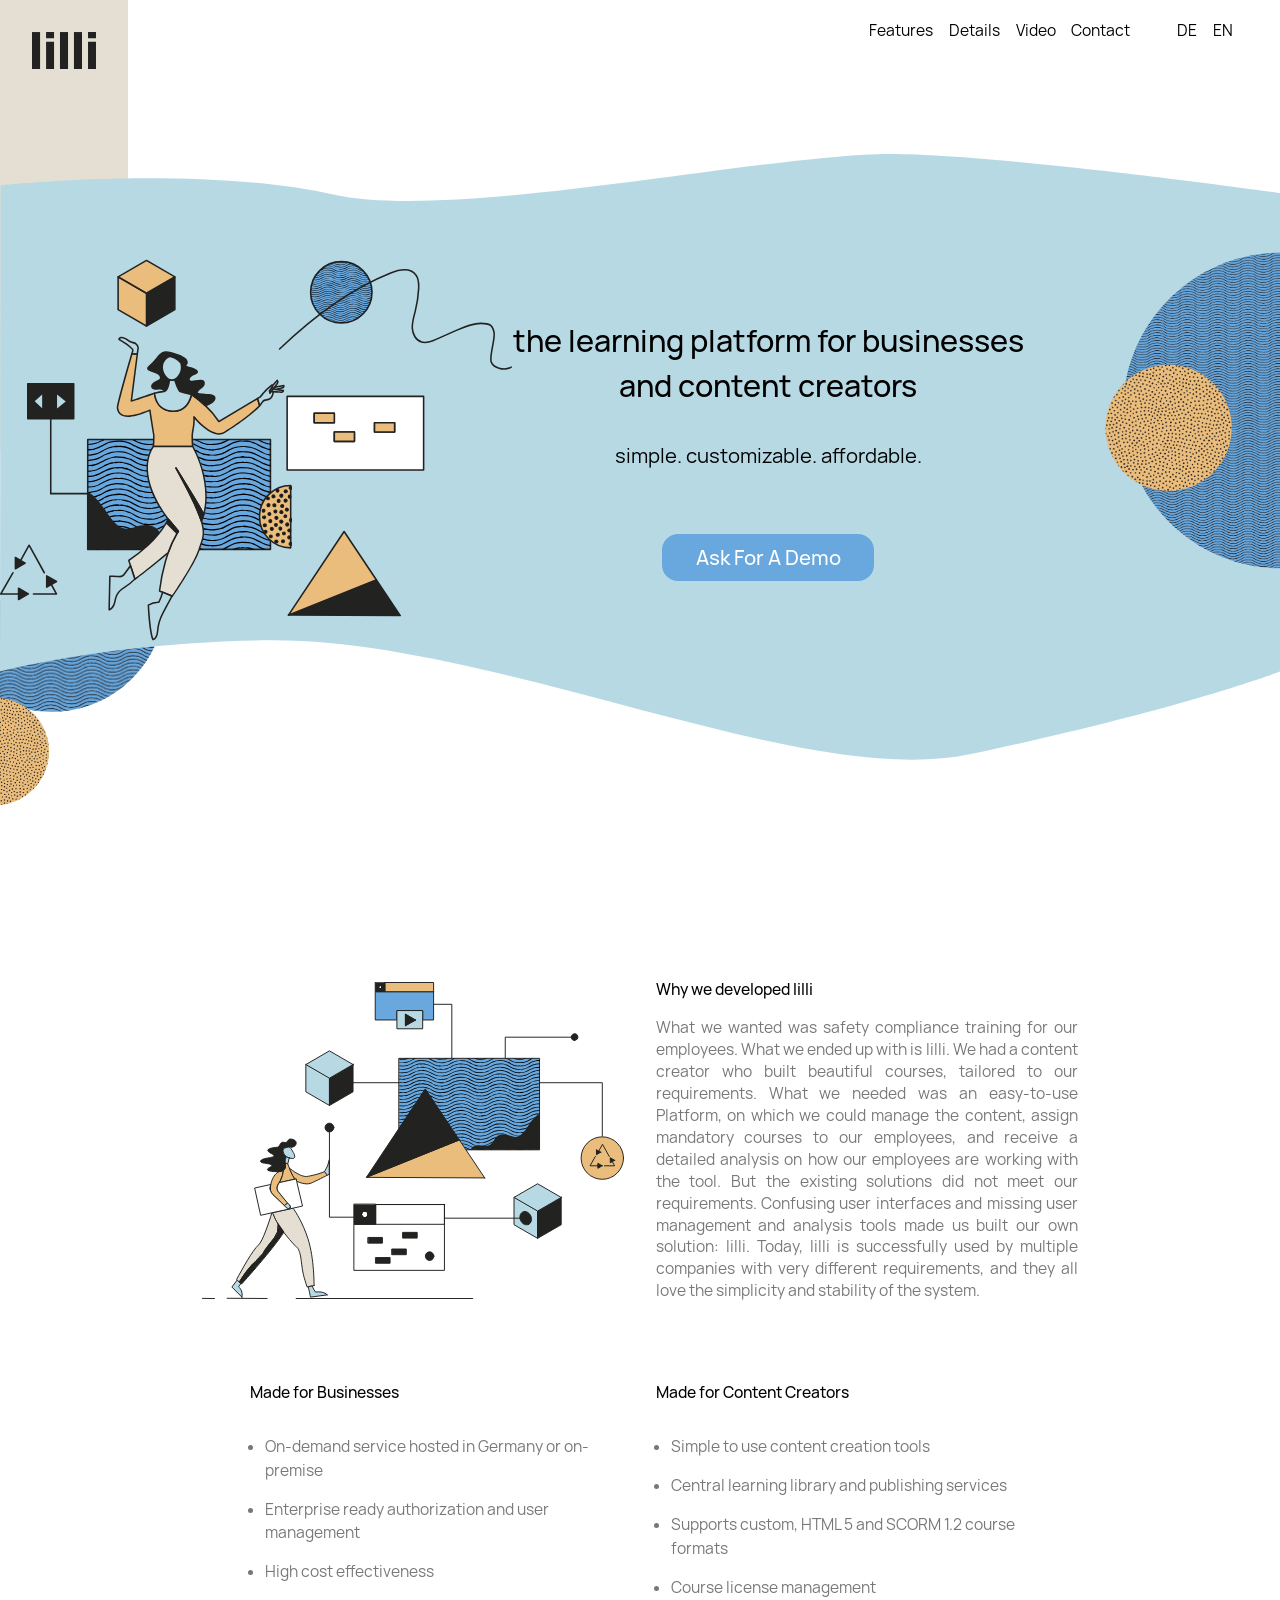
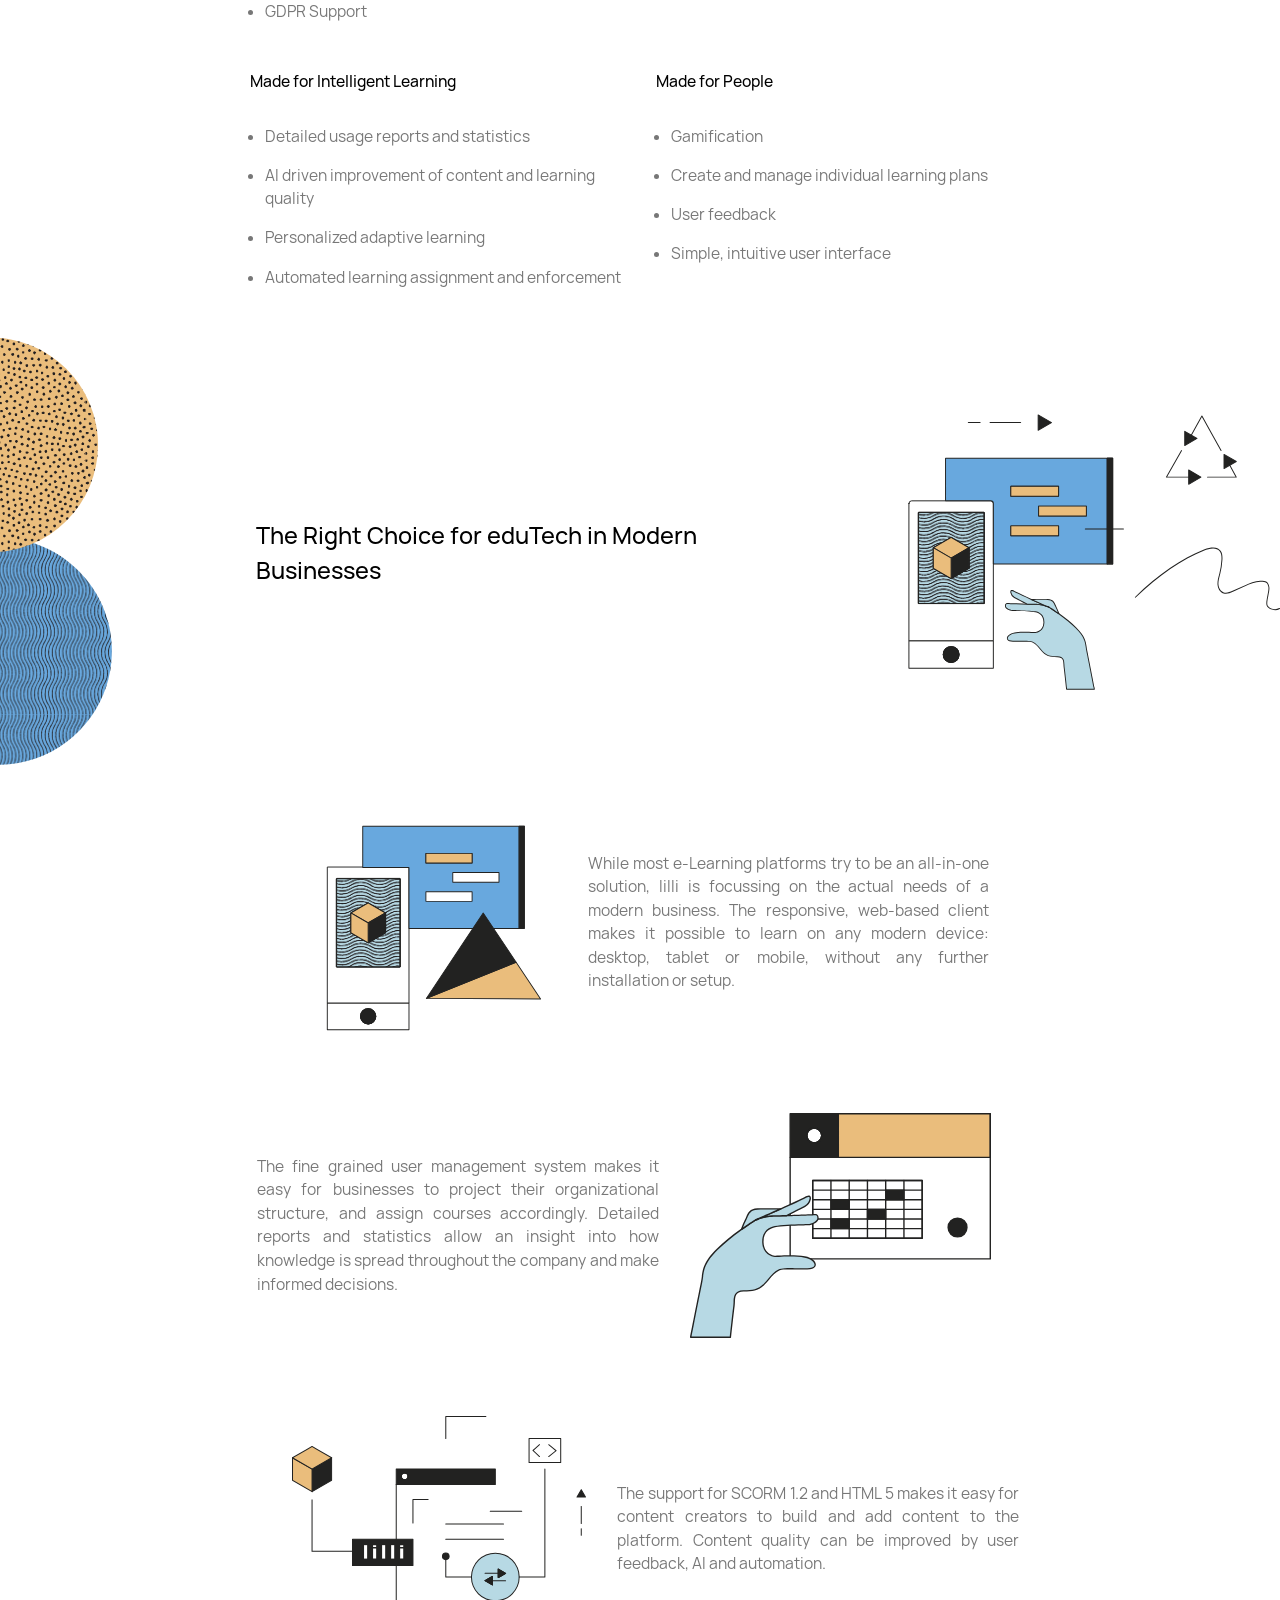
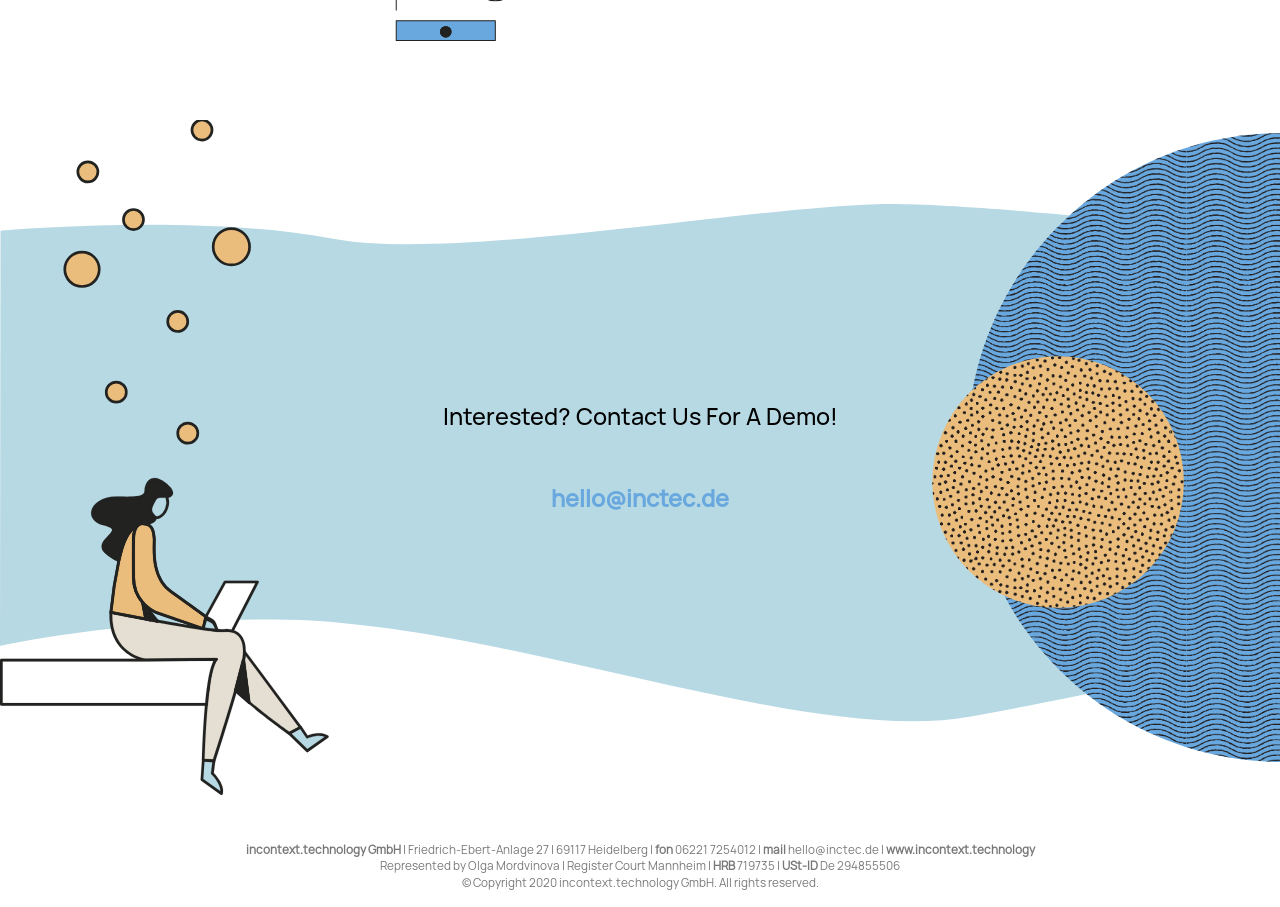
<file: index.html>
<!DOCTYPE html><html lang=en><head><meta charset=utf-8><meta http-equiv=X-UA-Compatible content="IE=edge"><meta name=viewport content="width=device-width,initial-scale=1"><link rel=stylesheet href=/css/animate.css><link rel=icon href=/favicon.ico><title>lilli e-learning</title><link href=/css/app.7f8e4639.css rel=preload as=style><link href=/js/app.f584f1dc.js rel=preload as=script><link href=/js/chunk-vendors.3b70b035.js rel=preload as=script><link href=/css/app.7f8e4639.css rel=stylesheet></head><body><noscript><strong>We're sorry but lilli-vue doesn't work properly without JavaScript enabled. Please enable it to continue.</strong></noscript><div id=app></div><script src=/js/chunk-vendors.3b70b035.js></script><script src=/js/app.f584f1dc.js></script></body></html>
</file>
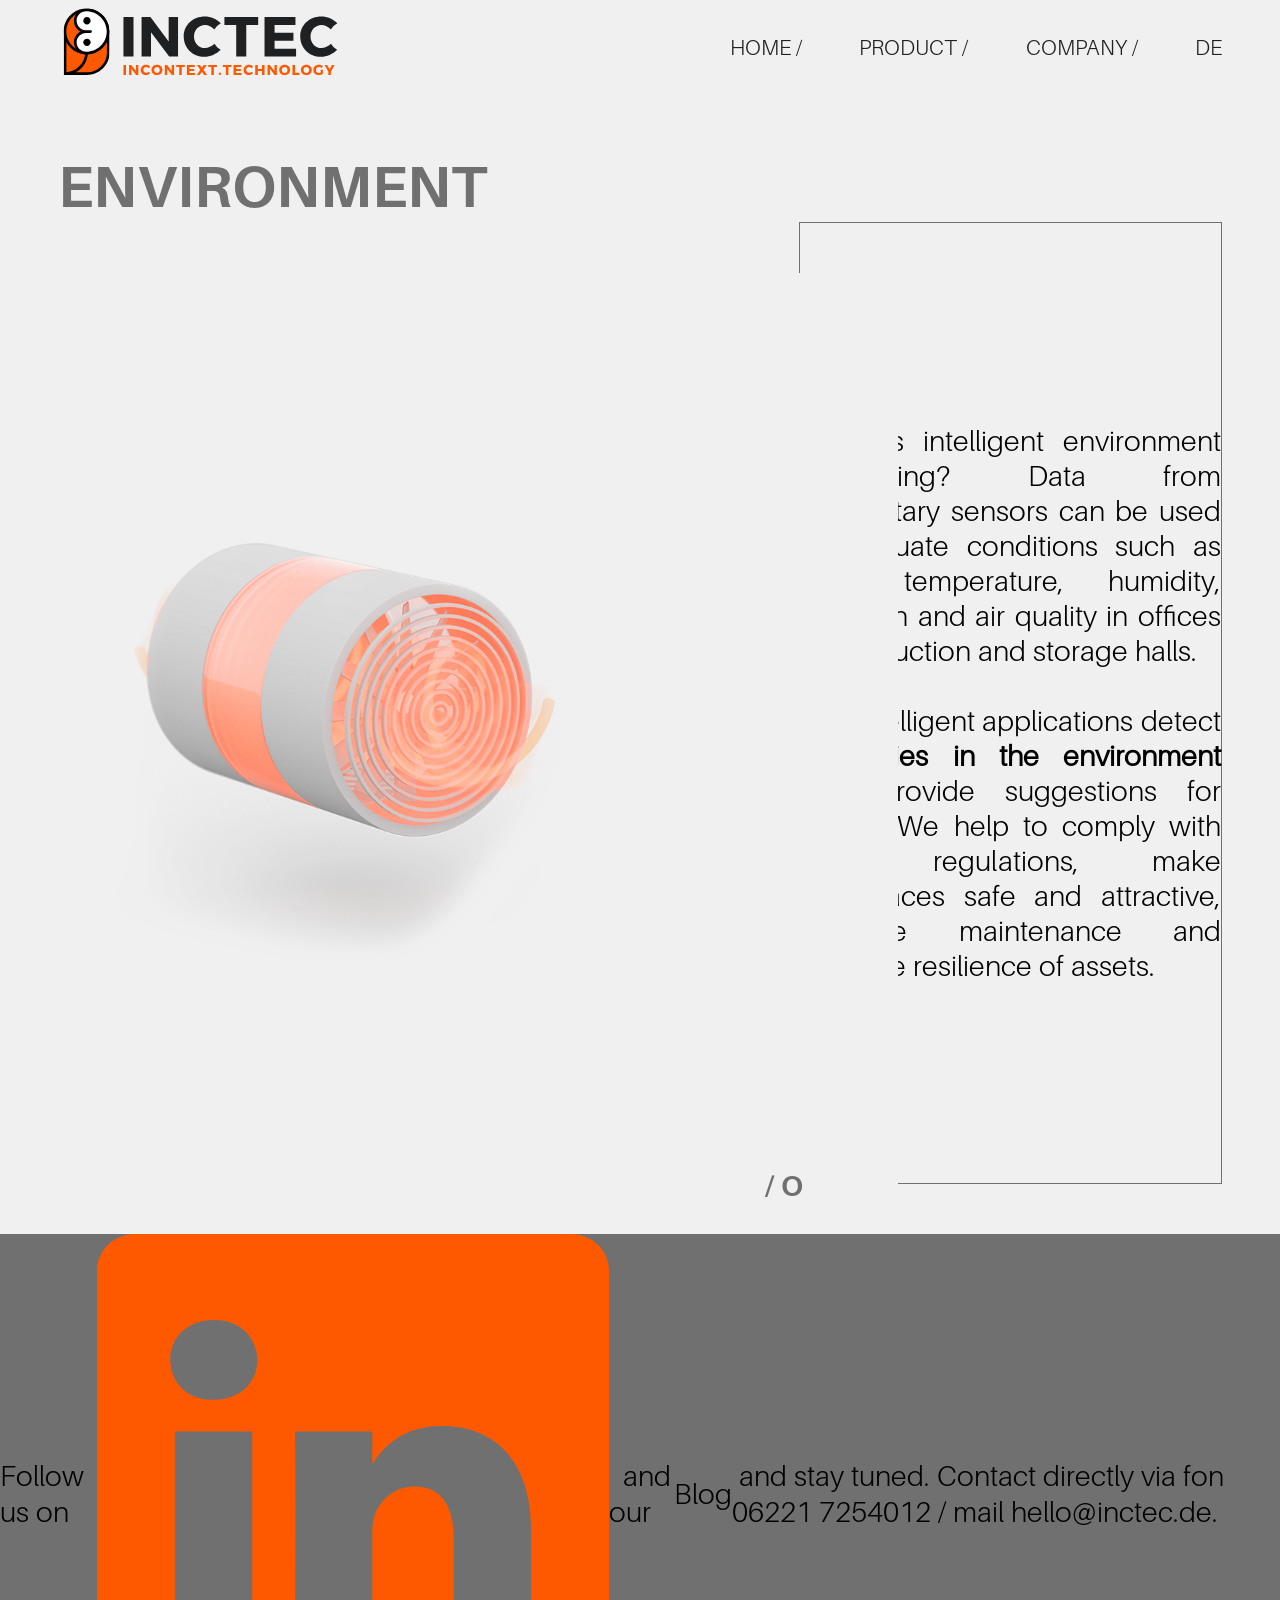
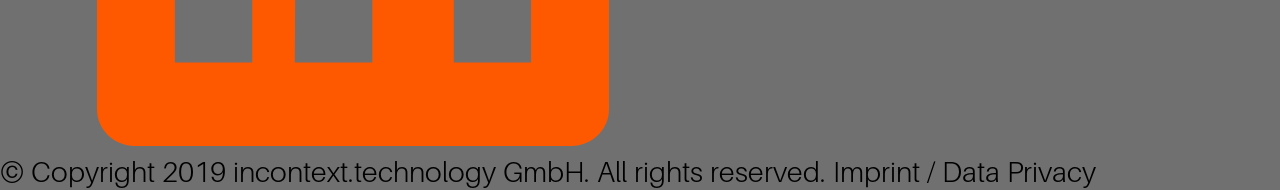
<file: air/index.html>
<!doctype html>
<html data-n-head-ssr>
  <head>
    <title>inctec</title><meta data-n-head="ssr" charset="utf-8"><meta data-n-head="ssr" name="viewport" content="width=device-width,initial-scale=1"><meta data-n-head="ssr" data-hid="description" name="description" content=""><link data-n-head="ssr" rel="apple-touch-icon" sizes="180x180" href="/apple-touch-icon.png"><link data-n-head="ssr" rel="icon" type="image/png" sizes="32x32" href="/favicon-32x32.png"><link data-n-head="ssr" rel="icon" type="image/png" sizes="16x16" href="/favicon-16x16.png"><link data-n-head="ssr" rel="manifest" href="/site.webmanifest"><link data-n-head="ssr" rel="mask-icon" href="/safari-pinned-tab.svg" color="#5bbad5"><link data-n-head="ssr" rel="icon" type="image/x-icon" href="/favicon.ico"><link rel="preload" href="/_nuxt/73c72b4.js" as="script"><link rel="preload" href="/_nuxt/3818dc6.js" as="script"><link rel="preload" href="/_nuxt/6049a89.js" as="script"><link rel="preload" href="/_nuxt/32f80d7.js" as="script"><link rel="preload" href="/_nuxt/10c5493.js" as="script"><style data-vue-ssr-id="517a8dd7:0 71b9472c:0 fa7ff0ca:0 78ee6106:0 f6b95dd4:0 1930a9a0:0">code[class*=language-],pre[class*=language-]{color:#000;background:0 0;text-shadow:0 1px #fff;font-family:Consolas,Monaco,"Andale Mono","Ubuntu Mono",monospace;font-size:1em;text-align:left;white-space:pre;word-spacing:normal;word-break:normal;word-wrap:normal;line-height:1.5;-moz-tab-size:4;-o-tab-size:4;tab-size:4;-webkit-hyphens:none;-ms-hyphens:none;hyphens:none}code[class*=language-] ::-moz-selection,code[class*=language-]::-moz-selection,pre[class*=language-] ::-moz-selection,pre[class*=language-]::-moz-selection{text-shadow:none;background:#b3d4fc}code[class*=language-] ::selection,code[class*=language-]::selection,pre[class*=language-] ::selection,pre[class*=language-]::selection{text-shadow:none;background:#b3d4fc}@media print{code[class*=language-],pre[class*=language-]{text-shadow:none}}pre[class*=language-]{padding:1em;margin:.5em 0;overflow:auto}:not(pre)>code[class*=language-],pre[class*=language-]{background:#f5f2f0}:not(pre)>code[class*=language-]{padding:.1em;border-radius:.3em;white-space:normal}.token.cdata,.token.comment,.token.doctype,.token.prolog{color:#708090}.token.punctuation{color:#999}.token.namespace{opacity:.7}.token.boolean,.token.constant,.token.deleted,.token.number,.token.property,.token.symbol,.token.tag{color:#905}.token.attr-name,.token.builtin,.token.char,.token.inserted,.token.selector,.token.string{color:#690}.language-css .token.string,.style .token.string,.token.entity,.token.operator,.token.url{color:#9a6e3a;background:hsla(0,0%,100%,.5)}.token.atrule,.token.attr-value,.token.keyword{color:#07a}.token.class-name,.token.function{color:#dd4a68}.token.important,.token.regex,.token.variable{color:#e90}.token.bold,.token.important{font-weight:700}.token.italic{font-style:italic}.token.entity{cursor:help}/*!
 * animate.css - https://animate.style/
 * Version - 4.1.1
 * Licensed under the MIT license - http://opensource.org/licenses/MIT
 *
 * Copyright (c) 2020 Animate.css
 */:root{--animate-duration:1s;--animate-delay:1s;--animate-repeat:1}.animate__animated{-webkit-animation-duration:1s;-webkit-animation-duration:var(--animate-duration);animation-duration:1s;animation-duration:var(--animate-duration);-webkit-animation-fill-mode:both;animation-fill-mode:both}.animate__animated.animate__infinite{-webkit-animation-iteration-count:infinite;animation-iteration-count:infinite}.animate__animated.animate__repeat-1{-webkit-animation-iteration-count:1;-webkit-animation-iteration-count:var(--animate-repeat);animation-iteration-count:1;animation-iteration-count:var(--animate-repeat)}.animate__animated.animate__repeat-2{-webkit-animation-iteration-count:2;-webkit-animation-iteration-count:calc(var(--animate-repeat)*2);animation-iteration-count:2;animation-iteration-count:calc(var(--animate-repeat)*2)}.animate__animated.animate__repeat-3{-webkit-animation-iteration-count:3;-webkit-animation-iteration-count:calc(var(--animate-repeat)*3);animation-iteration-count:3;animation-iteration-count:calc(var(--animate-repeat)*3)}.animate__animated.animate__delay-1s{-webkit-animation-delay:1s;-webkit-animation-delay:var(--animate-delay);animation-delay:1s;animation-delay:var(--animate-delay)}.animate__animated.animate__delay-2s{-webkit-animation-delay:2s;-webkit-animation-delay:calc(var(--animate-delay)*2);animation-delay:2s;animation-delay:calc(var(--animate-delay)*2)}.animate__animated.animate__delay-3s{-webkit-animation-delay:3s;-webkit-animation-delay:calc(var(--animate-delay)*3);animation-delay:3s;animation-delay:calc(var(--animate-delay)*3)}.animate__animated.animate__delay-4s{-webkit-animation-delay:4s;-webkit-animation-delay:calc(var(--animate-delay)*4);animation-delay:4s;animation-delay:calc(var(--animate-delay)*4)}.animate__animated.animate__delay-5s{-webkit-animation-delay:5s;-webkit-animation-delay:calc(var(--animate-delay)*5);animation-delay:5s;animation-delay:calc(var(--animate-delay)*5)}.animate__animated.animate__faster{-webkit-animation-duration:.5s;-webkit-animation-duration:calc(var(--animate-duration)/2);animation-duration:.5s;animation-duration:calc(var(--animate-duration)/2)}.animate__animated.animate__fast{-webkit-animation-duration:.8s;-webkit-animation-duration:calc(var(--animate-duration)*.8);animation-duration:.8s;animation-duration:calc(var(--animate-duration)*.8)}.animate__animated.animate__slow{-webkit-animation-duration:2s;-webkit-animation-duration:calc(var(--animate-duration)*2);animation-duration:2s;animation-duration:calc(var(--animate-duration)*2)}.animate__animated.animate__slower{-webkit-animation-duration:3s;-webkit-animation-duration:calc(var(--animate-duration)*3);animation-duration:3s;animation-duration:calc(var(--animate-duration)*3)}@media (prefers-reduced-motion:reduce),print{.animate__animated{-webkit-animation-duration:1ms!important;animation-duration:1ms!important;-webkit-transition-duration:1ms!important;transition-duration:1ms!important;-webkit-animation-iteration-count:1!important;animation-iteration-count:1!important}.animate__animated[class*=Out]{opacity:0}}@-webkit-keyframes bounce{0%,20%,53%,to{-webkit-animation-timing-function:cubic-bezier(.215,.61,.355,1);animation-timing-function:cubic-bezier(.215,.61,.355,1);-webkit-transform:translateZ(0);transform:translateZ(0)}40%,43%{-webkit-animation-timing-function:cubic-bezier(.755,.05,.855,.06);animation-timing-function:cubic-bezier(.755,.05,.855,.06);-webkit-transform:translate3d(0,-30px,0) scaleY(1.1);transform:translate3d(0,-30px,0) scaleY(1.1)}70%{-webkit-animation-timing-function:cubic-bezier(.755,.05,.855,.06);animation-timing-function:cubic-bezier(.755,.05,.855,.06);-webkit-transform:translate3d(0,-15px,0) scaleY(1.05);transform:translate3d(0,-15px,0) scaleY(1.05)}80%{-webkit-transition-timing-function:cubic-bezier(.215,.61,.355,1);transition-timing-function:cubic-bezier(.215,.61,.355,1);-webkit-transform:translateZ(0) scaleY(.95);transform:translateZ(0) scaleY(.95)}90%{-webkit-transform:translate3d(0,-4px,0) scaleY(1.02);transform:translate3d(0,-4px,0) scaleY(1.02)}}@keyframes bounce{0%,20%,53%,to{-webkit-animation-timing-function:cubic-bezier(.215,.61,.355,1);animation-timing-function:cubic-bezier(.215,.61,.355,1);-webkit-transform:translateZ(0);transform:translateZ(0)}40%,43%{-webkit-animation-timing-function:cubic-bezier(.755,.05,.855,.06);animation-timing-function:cubic-bezier(.755,.05,.855,.06);-webkit-transform:translate3d(0,-30px,0) scaleY(1.1);transform:translate3d(0,-30px,0) scaleY(1.1)}70%{-webkit-animation-timing-function:cubic-bezier(.755,.05,.855,.06);animation-timing-function:cubic-bezier(.755,.05,.855,.06);-webkit-transform:translate3d(0,-15px,0) scaleY(1.05);transform:translate3d(0,-15px,0) scaleY(1.05)}80%{-webkit-transition-timing-function:cubic-bezier(.215,.61,.355,1);transition-timing-function:cubic-bezier(.215,.61,.355,1);-webkit-transform:translateZ(0) scaleY(.95);transform:translateZ(0) scaleY(.95)}90%{-webkit-transform:translate3d(0,-4px,0) scaleY(1.02);transform:translate3d(0,-4px,0) scaleY(1.02)}}.animate__bounce{-webkit-animation-name:bounce;animation-name:bounce;-webkit-transform-origin:center bottom;transform-origin:center bottom}@-webkit-keyframes flash{0%,50%,to{opacity:1}25%,75%{opacity:0}}@keyframes flash{0%,50%,to{opacity:1}25%,75%{opacity:0}}.animate__flash{-webkit-animation-name:flash;animation-name:flash}@-webkit-keyframes pulse{0%{-webkit-transform:scaleX(1);transform:scaleX(1)}50%{-webkit-transform:scale3d(1.05,1.05,1.05);transform:scale3d(1.05,1.05,1.05)}to{-webkit-transform:scaleX(1);transform:scaleX(1)}}@keyframes pulse{0%{-webkit-transform:scaleX(1);transform:scaleX(1)}50%{-webkit-transform:scale3d(1.05,1.05,1.05);transform:scale3d(1.05,1.05,1.05)}to{-webkit-transform:scaleX(1);transform:scaleX(1)}}.animate__pulse{-webkit-animation-name:pulse;animation-name:pulse;-webkit-animation-timing-function:ease-in-out;animation-timing-function:ease-in-out}@-webkit-keyframes rubberBand{0%{-webkit-transform:scaleX(1);transform:scaleX(1)}30%{-webkit-transform:scale3d(1.25,.75,1);transform:scale3d(1.25,.75,1)}40%{-webkit-transform:scale3d(.75,1.25,1);transform:scale3d(.75,1.25,1)}50%{-webkit-transform:scale3d(1.15,.85,1);transform:scale3d(1.15,.85,1)}65%{-webkit-transform:scale3d(.95,1.05,1);transform:scale3d(.95,1.05,1)}75%{-webkit-transform:scale3d(1.05,.95,1);transform:scale3d(1.05,.95,1)}to{-webkit-transform:scaleX(1);transform:scaleX(1)}}@keyframes rubberBand{0%{-webkit-transform:scaleX(1);transform:scaleX(1)}30%{-webkit-transform:scale3d(1.25,.75,1);transform:scale3d(1.25,.75,1)}40%{-webkit-transform:scale3d(.75,1.25,1);transform:scale3d(.75,1.25,1)}50%{-webkit-transform:scale3d(1.15,.85,1);transform:scale3d(1.15,.85,1)}65%{-webkit-transform:scale3d(.95,1.05,1);transform:scale3d(.95,1.05,1)}75%{-webkit-transform:scale3d(1.05,.95,1);transform:scale3d(1.05,.95,1)}to{-webkit-transform:scaleX(1);transform:scaleX(1)}}.animate__rubberBand{-webkit-animation-name:rubberBand;animation-name:rubberBand}@-webkit-keyframes shakeX{0%,to{-webkit-transform:translateZ(0);transform:translateZ(0)}10%,30%,50%,70%,90%{-webkit-transform:translate3d(-10px,0,0);transform:translate3d(-10px,0,0)}20%,40%,60%,80%{-webkit-transform:translate3d(10px,0,0);transform:translate3d(10px,0,0)}}@keyframes shakeX{0%,to{-webkit-transform:translateZ(0);transform:translateZ(0)}10%,30%,50%,70%,90%{-webkit-transform:translate3d(-10px,0,0);transform:translate3d(-10px,0,0)}20%,40%,60%,80%{-webkit-transform:translate3d(10px,0,0);transform:translate3d(10px,0,0)}}.animate__shakeX{-webkit-animation-name:shakeX;animation-name:shakeX}@-webkit-keyframes shakeY{0%,to{-webkit-transform:translateZ(0);transform:translateZ(0)}10%,30%,50%,70%,90%{-webkit-transform:translate3d(0,-10px,0);transform:translate3d(0,-10px,0)}20%,40%,60%,80%{-webkit-transform:translate3d(0,10px,0);transform:translate3d(0,10px,0)}}@keyframes shakeY{0%,to{-webkit-transform:translateZ(0);transform:translateZ(0)}10%,30%,50%,70%,90%{-webkit-transform:translate3d(0,-10px,0);transform:translate3d(0,-10px,0)}20%,40%,60%,80%{-webkit-transform:translate3d(0,10px,0);transform:translate3d(0,10px,0)}}.animate__shakeY{-webkit-animation-name:shakeY;animation-name:shakeY}@-webkit-keyframes headShake{0%{-webkit-transform:translateX(0);transform:translateX(0)}6.5%{-webkit-transform:translateX(-6px) rotateY(-9deg);transform:translateX(-6px) rotateY(-9deg)}18.5%{-webkit-transform:translateX(5px) rotateY(7deg);transform:translateX(5px) rotateY(7deg)}31.5%{-webkit-transform:translateX(-3px) rotateY(-5deg);transform:translateX(-3px) rotateY(-5deg)}43.5%{-webkit-transform:translateX(2px) rotateY(3deg);transform:translateX(2px) rotateY(3deg)}50%{-webkit-transform:translateX(0);transform:translateX(0)}}@keyframes headShake{0%{-webkit-transform:translateX(0);transform:translateX(0)}6.5%{-webkit-transform:translateX(-6px) rotateY(-9deg);transform:translateX(-6px) rotateY(-9deg)}18.5%{-webkit-transform:translateX(5px) rotateY(7deg);transform:translateX(5px) rotateY(7deg)}31.5%{-webkit-transform:translateX(-3px) rotateY(-5deg);transform:translateX(-3px) rotateY(-5deg)}43.5%{-webkit-transform:translateX(2px) rotateY(3deg);transform:translateX(2px) rotateY(3deg)}50%{-webkit-transform:translateX(0);transform:translateX(0)}}.animate__headShake{-webkit-animation-timing-function:ease-in-out;animation-timing-function:ease-in-out;-webkit-animation-name:headShake;animation-name:headShake}@-webkit-keyframes swing{20%{-webkit-transform:rotate(15deg);transform:rotate(15deg)}40%{-webkit-transform:rotate(-10deg);transform:rotate(-10deg)}60%{-webkit-transform:rotate(5deg);transform:rotate(5deg)}80%{-webkit-transform:rotate(-5deg);transform:rotate(-5deg)}to{-webkit-transform:rotate(0);transform:rotate(0)}}@keyframes swing{20%{-webkit-transform:rotate(15deg);transform:rotate(15deg)}40%{-webkit-transform:rotate(-10deg);transform:rotate(-10deg)}60%{-webkit-transform:rotate(5deg);transform:rotate(5deg)}80%{-webkit-transform:rotate(-5deg);transform:rotate(-5deg)}to{-webkit-transform:rotate(0);transform:rotate(0)}}.animate__swing{-webkit-transform-origin:top center;transform-origin:top center;-webkit-animation-name:swing;animation-name:swing}@-webkit-keyframes tada{0%{-webkit-transform:scaleX(1);transform:scaleX(1)}10%,20%{-webkit-transform:scale3d(.9,.9,.9) rotate(-3deg);transform:scale3d(.9,.9,.9) rotate(-3deg)}30%,50%,70%,90%{-webkit-transform:scale3d(1.1,1.1,1.1) rotate(3deg);transform:scale3d(1.1,1.1,1.1) rotate(3deg)}40%,60%,80%{-webkit-transform:scale3d(1.1,1.1,1.1) rotate(-3deg);transform:scale3d(1.1,1.1,1.1) rotate(-3deg)}to{-webkit-transform:scaleX(1);transform:scaleX(1)}}@keyframes tada{0%{-webkit-transform:scaleX(1);transform:scaleX(1)}10%,20%{-webkit-transform:scale3d(.9,.9,.9) rotate(-3deg);transform:scale3d(.9,.9,.9) rotate(-3deg)}30%,50%,70%,90%{-webkit-transform:scale3d(1.1,1.1,1.1) rotate(3deg);transform:scale3d(1.1,1.1,1.1) rotate(3deg)}40%,60%,80%{-webkit-transform:scale3d(1.1,1.1,1.1) rotate(-3deg);transform:scale3d(1.1,1.1,1.1) rotate(-3deg)}to{-webkit-transform:scaleX(1);transform:scaleX(1)}}.animate__tada{-webkit-animation-name:tada;animation-name:tada}@-webkit-keyframes wobble{0%{-webkit-transform:translateZ(0);transform:translateZ(0)}15%{-webkit-transform:translate3d(-25%,0,0) rotate(-5deg);transform:translate3d(-25%,0,0) rotate(-5deg)}30%{-webkit-transform:translate3d(20%,0,0) rotate(3deg);transform:translate3d(20%,0,0) rotate(3deg)}45%{-webkit-transform:translate3d(-15%,0,0) rotate(-3deg);transform:translate3d(-15%,0,0) rotate(-3deg)}60%{-webkit-transform:translate3d(10%,0,0) rotate(2deg);transform:translate3d(10%,0,0) rotate(2deg)}75%{-webkit-transform:translate3d(-5%,0,0) rotate(-1deg);transform:translate3d(-5%,0,0) rotate(-1deg)}to{-webkit-transform:translateZ(0);transform:translateZ(0)}}@keyframes wobble{0%{-webkit-transform:translateZ(0);transform:translateZ(0)}15%{-webkit-transform:translate3d(-25%,0,0) rotate(-5deg);transform:translate3d(-25%,0,0) rotate(-5deg)}30%{-webkit-transform:translate3d(20%,0,0) rotate(3deg);transform:translate3d(20%,0,0) rotate(3deg)}45%{-webkit-transform:translate3d(-15%,0,0) rotate(-3deg);transform:translate3d(-15%,0,0) rotate(-3deg)}60%{-webkit-transform:translate3d(10%,0,0) rotate(2deg);transform:translate3d(10%,0,0) rotate(2deg)}75%{-webkit-transform:translate3d(-5%,0,0) rotate(-1deg);transform:translate3d(-5%,0,0) rotate(-1deg)}to{-webkit-transform:translateZ(0);transform:translateZ(0)}}.animate__wobble{-webkit-animation-name:wobble;animation-name:wobble}@-webkit-keyframes jello{0%,11.1%,to{-webkit-transform:translateZ(0);transform:translateZ(0)}22.2%{-webkit-transform:skewX(-12.5deg) skewY(-12.5deg);transform:skewX(-12.5deg) skewY(-12.5deg)}33.3%{-webkit-transform:skewX(6.25deg) skewY(6.25deg);transform:skewX(6.25deg) skewY(6.25deg)}44.4%{-webkit-transform:skewX(-3.125deg) skewY(-3.125deg);transform:skewX(-3.125deg) skewY(-3.125deg)}55.5%{-webkit-transform:skewX(1.5625deg) skewY(1.5625deg);transform:skewX(1.5625deg) skewY(1.5625deg)}66.6%{-webkit-transform:skewX(-.78125deg) skewY(-.78125deg);transform:skewX(-.78125deg) skewY(-.78125deg)}77.7%{-webkit-transform:skewX(.390625deg) skewY(.390625deg);transform:skewX(.390625deg) skewY(.390625deg)}88.8%{-webkit-transform:skewX(-.1953125deg) skewY(-.1953125deg);transform:skewX(-.1953125deg) skewY(-.1953125deg)}}@keyframes jello{0%,11.1%,to{-webkit-transform:translateZ(0);transform:translateZ(0)}22.2%{-webkit-transform:skewX(-12.5deg) skewY(-12.5deg);transform:skewX(-12.5deg) skewY(-12.5deg)}33.3%{-webkit-transform:skewX(6.25deg) skewY(6.25deg);transform:skewX(6.25deg) skewY(6.25deg)}44.4%{-webkit-transform:skewX(-3.125deg) skewY(-3.125deg);transform:skewX(-3.125deg) skewY(-3.125deg)}55.5%{-webkit-transform:skewX(1.5625deg) skewY(1.5625deg);transform:skewX(1.5625deg) skewY(1.5625deg)}66.6%{-webkit-transform:skewX(-.78125deg) skewY(-.78125deg);transform:skewX(-.78125deg) skewY(-.78125deg)}77.7%{-webkit-transform:skewX(.390625deg) skewY(.390625deg);transform:skewX(.390625deg) skewY(.390625deg)}88.8%{-webkit-transform:skewX(-.1953125deg) skewY(-.1953125deg);transform:skewX(-.1953125deg) skewY(-.1953125deg)}}.animate__jello{-webkit-animation-name:jello;animation-name:jello;-webkit-transform-origin:center;transform-origin:center}@-webkit-keyframes heartBeat{0%{-webkit-transform:scale(1);transform:scale(1)}14%{-webkit-transform:scale(1.3);transform:scale(1.3)}28%{-webkit-transform:scale(1);transform:scale(1)}42%{-webkit-transform:scale(1.3);transform:scale(1.3)}70%{-webkit-transform:scale(1);transform:scale(1)}}@keyframes heartBeat{0%{-webkit-transform:scale(1);transform:scale(1)}14%{-webkit-transform:scale(1.3);transform:scale(1.3)}28%{-webkit-transform:scale(1);transform:scale(1)}42%{-webkit-transform:scale(1.3);transform:scale(1.3)}70%{-webkit-transform:scale(1);transform:scale(1)}}.animate__heartBeat{-webkit-animation-name:heartBeat;animation-name:heartBeat;-webkit-animation-duration:1.3s;-webkit-animation-duration:calc(var(--animate-duration)*1.3);animation-duration:1.3s;animation-duration:calc(var(--animate-duration)*1.3);-webkit-animation-timing-function:ease-in-out;animation-timing-function:ease-in-out}@-webkit-keyframes backInDown{0%{-webkit-transform:translateY(-1200px) scale(.7);transform:translateY(-1200px) scale(.7);opacity:.7}80%{-webkit-transform:translateY(0) scale(.7);transform:translateY(0) scale(.7);opacity:.7}to{-webkit-transform:scale(1);transform:scale(1);opacity:1}}@keyframes backInDown{0%{-webkit-transform:translateY(-1200px) scale(.7);transform:translateY(-1200px) scale(.7);opacity:.7}80%{-webkit-transform:translateY(0) scale(.7);transform:translateY(0) scale(.7);opacity:.7}to{-webkit-transform:scale(1);transform:scale(1);opacity:1}}.animate__backInDown{-webkit-animation-name:backInDown;animation-name:backInDown}@-webkit-keyframes backInLeft{0%{-webkit-transform:translateX(-2000px) scale(.7);transform:translateX(-2000px) scale(.7);opacity:.7}80%{-webkit-transform:translateX(0) scale(.7);transform:translateX(0) scale(.7);opacity:.7}to{-webkit-transform:scale(1);transform:scale(1);opacity:1}}@keyframes backInLeft{0%{-webkit-transform:translateX(-2000px) scale(.7);transform:translateX(-2000px) scale(.7);opacity:.7}80%{-webkit-transform:translateX(0) scale(.7);transform:translateX(0) scale(.7);opacity:.7}to{-webkit-transform:scale(1);transform:scale(1);opacity:1}}.animate__backInLeft{-webkit-animation-name:backInLeft;animation-name:backInLeft}@-webkit-keyframes backInRight{0%{-webkit-transform:translateX(2000px) scale(.7);transform:translateX(2000px) scale(.7);opacity:.7}80%{-webkit-transform:translateX(0) scale(.7);transform:translateX(0) scale(.7);opacity:.7}to{-webkit-transform:scale(1);transform:scale(1);opacity:1}}@keyframes backInRight{0%{-webkit-transform:translateX(2000px) scale(.7);transform:translateX(2000px) scale(.7);opacity:.7}80%{-webkit-transform:translateX(0) scale(.7);transform:translateX(0) scale(.7);opacity:.7}to{-webkit-transform:scale(1);transform:scale(1);opacity:1}}.animate__backInRight{-webkit-animation-name:backInRight;animation-name:backInRight}@-webkit-keyframes backInUp{0%{-webkit-transform:translateY(1200px) scale(.7);transform:translateY(1200px) scale(.7);opacity:.7}80%{-webkit-transform:translateY(0) scale(.7);transform:translateY(0) scale(.7);opacity:.7}to{-webkit-transform:scale(1);transform:scale(1);opacity:1}}@keyframes backInUp{0%{-webkit-transform:translateY(1200px) scale(.7);transform:translateY(1200px) scale(.7);opacity:.7}80%{-webkit-transform:translateY(0) scale(.7);transform:translateY(0) scale(.7);opacity:.7}to{-webkit-transform:scale(1);transform:scale(1);opacity:1}}.animate__backInUp{-webkit-animation-name:backInUp;animation-name:backInUp}@-webkit-keyframes backOutDown{0%{-webkit-transform:scale(1);transform:scale(1);opacity:1}20%{-webkit-transform:translateY(0) scale(.7);transform:translateY(0) scale(.7);opacity:.7}to{-webkit-transform:translateY(700px) scale(.7);transform:translateY(700px) scale(.7);opacity:.7}}@keyframes backOutDown{0%{-webkit-transform:scale(1);transform:scale(1);opacity:1}20%{-webkit-transform:translateY(0) scale(.7);transform:translateY(0) scale(.7);opacity:.7}to{-webkit-transform:translateY(700px) scale(.7);transform:translateY(700px) scale(.7);opacity:.7}}.animate__backOutDown{-webkit-animation-name:backOutDown;animation-name:backOutDown}@-webkit-keyframes backOutLeft{0%{-webkit-transform:scale(1);transform:scale(1);opacity:1}20%{-webkit-transform:translateX(0) scale(.7);transform:translateX(0) scale(.7);opacity:.7}to{-webkit-transform:translateX(-2000px) scale(.7);transform:translateX(-2000px) scale(.7);opacity:.7}}@keyframes backOutLeft{0%{-webkit-transform:scale(1);transform:scale(1);opacity:1}20%{-webkit-transform:translateX(0) scale(.7);transform:translateX(0) scale(.7);opacity:.7}to{-webkit-transform:translateX(-2000px) scale(.7);transform:translateX(-2000px) scale(.7);opacity:.7}}.animate__backOutLeft{-webkit-animation-name:backOutLeft;animation-name:backOutLeft}@-webkit-keyframes backOutRight{0%{-webkit-transform:scale(1);transform:scale(1);opacity:1}20%{-webkit-transform:translateX(0) scale(.7);transform:translateX(0) scale(.7);opacity:.7}to{-webkit-transform:translateX(2000px) scale(.7);transform:translateX(2000px) scale(.7);opacity:.7}}@keyframes backOutRight{0%{-webkit-transform:scale(1);transform:scale(1);opacity:1}20%{-webkit-transform:translateX(0) scale(.7);transform:translateX(0) scale(.7);opacity:.7}to{-webkit-transform:translateX(2000px) scale(.7);transform:translateX(2000px) scale(.7);opacity:.7}}.animate__backOutRight{-webkit-animation-name:backOutRight;animation-name:backOutRight}@-webkit-keyframes backOutUp{0%{-webkit-transform:scale(1);transform:scale(1);opacity:1}20%{-webkit-transform:translateY(0) scale(.7);transform:translateY(0) scale(.7);opacity:.7}to{-webkit-transform:translateY(-700px) scale(.7);transform:translateY(-700px) scale(.7);opacity:.7}}@keyframes backOutUp{0%{-webkit-transform:scale(1);transform:scale(1);opacity:1}20%{-webkit-transform:translateY(0) scale(.7);transform:translateY(0) scale(.7);opacity:.7}to{-webkit-transform:translateY(-700px) scale(.7);transform:translateY(-700px) scale(.7);opacity:.7}}.animate__backOutUp{-webkit-animation-name:backOutUp;animation-name:backOutUp}@-webkit-keyframes bounceIn{0%,20%,40%,60%,80%,to{-webkit-animation-timing-function:cubic-bezier(.215,.61,.355,1);animation-timing-function:cubic-bezier(.215,.61,.355,1)}0%{opacity:0;-webkit-transform:scale3d(.3,.3,.3);transform:scale3d(.3,.3,.3)}20%{-webkit-transform:scale3d(1.1,1.1,1.1);transform:scale3d(1.1,1.1,1.1)}40%{-webkit-transform:scale3d(.9,.9,.9);transform:scale3d(.9,.9,.9)}60%{opacity:1;-webkit-transform:scale3d(1.03,1.03,1.03);transform:scale3d(1.03,1.03,1.03)}80%{-webkit-transform:scale3d(.97,.97,.97);transform:scale3d(.97,.97,.97)}to{opacity:1;-webkit-transform:scaleX(1);transform:scaleX(1)}}@keyframes bounceIn{0%,20%,40%,60%,80%,to{-webkit-animation-timing-function:cubic-bezier(.215,.61,.355,1);animation-timing-function:cubic-bezier(.215,.61,.355,1)}0%{opacity:0;-webkit-transform:scale3d(.3,.3,.3);transform:scale3d(.3,.3,.3)}20%{-webkit-transform:scale3d(1.1,1.1,1.1);transform:scale3d(1.1,1.1,1.1)}40%{-webkit-transform:scale3d(.9,.9,.9);transform:scale3d(.9,.9,.9)}60%{opacity:1;-webkit-transform:scale3d(1.03,1.03,1.03);transform:scale3d(1.03,1.03,1.03)}80%{-webkit-transform:scale3d(.97,.97,.97);transform:scale3d(.97,.97,.97)}to{opacity:1;-webkit-transform:scaleX(1);transform:scaleX(1)}}.animate__bounceIn{-webkit-animation-duration:.75s;-webkit-animation-duration:calc(var(--animate-duration)*.75);animation-duration:.75s;animation-duration:calc(var(--animate-duration)*.75);-webkit-animation-name:bounceIn;animation-name:bounceIn}@-webkit-keyframes bounceInDown{0%,60%,75%,90%,to{-webkit-animation-timing-function:cubic-bezier(.215,.61,.355,1);animation-timing-function:cubic-bezier(.215,.61,.355,1)}0%{opacity:0;-webkit-transform:translate3d(0,-3000px,0) scaleY(3);transform:translate3d(0,-3000px,0) scaleY(3)}60%{opacity:1;-webkit-transform:translate3d(0,25px,0) scaleY(.9);transform:translate3d(0,25px,0) scaleY(.9)}75%{-webkit-transform:translate3d(0,-10px,0) scaleY(.95);transform:translate3d(0,-10px,0) scaleY(.95)}90%{-webkit-transform:translate3d(0,5px,0) scaleY(.985);transform:translate3d(0,5px,0) scaleY(.985)}to{-webkit-transform:translateZ(0);transform:translateZ(0)}}@keyframes bounceInDown{0%,60%,75%,90%,to{-webkit-animation-timing-function:cubic-bezier(.215,.61,.355,1);animation-timing-function:cubic-bezier(.215,.61,.355,1)}0%{opacity:0;-webkit-transform:translate3d(0,-3000px,0) scaleY(3);transform:translate3d(0,-3000px,0) scaleY(3)}60%{opacity:1;-webkit-transform:translate3d(0,25px,0) scaleY(.9);transform:translate3d(0,25px,0) scaleY(.9)}75%{-webkit-transform:translate3d(0,-10px,0) scaleY(.95);transform:translate3d(0,-10px,0) scaleY(.95)}90%{-webkit-transform:translate3d(0,5px,0) scaleY(.985);transform:translate3d(0,5px,0) scaleY(.985)}to{-webkit-transform:translateZ(0);transform:translateZ(0)}}.animate__bounceInDown{-webkit-animation-name:bounceInDown;animation-name:bounceInDown}@-webkit-keyframes bounceInLeft{0%,60%,75%,90%,to{-webkit-animation-timing-function:cubic-bezier(.215,.61,.355,1);animation-timing-function:cubic-bezier(.215,.61,.355,1)}0%{opacity:0;-webkit-transform:translate3d(-3000px,0,0) scaleX(3);transform:translate3d(-3000px,0,0) scaleX(3)}60%{opacity:1;-webkit-transform:translate3d(25px,0,0) scaleX(1);transform:translate3d(25px,0,0) scaleX(1)}75%{-webkit-transform:translate3d(-10px,0,0) scaleX(.98);transform:translate3d(-10px,0,0) scaleX(.98)}90%{-webkit-transform:translate3d(5px,0,0) scaleX(.995);transform:translate3d(5px,0,0) scaleX(.995)}to{-webkit-transform:translateZ(0);transform:translateZ(0)}}@keyframes bounceInLeft{0%,60%,75%,90%,to{-webkit-animation-timing-function:cubic-bezier(.215,.61,.355,1);animation-timing-function:cubic-bezier(.215,.61,.355,1)}0%{opacity:0;-webkit-transform:translate3d(-3000px,0,0) scaleX(3);transform:translate3d(-3000px,0,0) scaleX(3)}60%{opacity:1;-webkit-transform:translate3d(25px,0,0) scaleX(1);transform:translate3d(25px,0,0) scaleX(1)}75%{-webkit-transform:translate3d(-10px,0,0) scaleX(.98);transform:translate3d(-10px,0,0) scaleX(.98)}90%{-webkit-transform:translate3d(5px,0,0) scaleX(.995);transform:translate3d(5px,0,0) scaleX(.995)}to{-webkit-transform:translateZ(0);transform:translateZ(0)}}.animate__bounceInLeft{-webkit-animation-name:bounceInLeft;animation-name:bounceInLeft}@-webkit-keyframes bounceInRight{0%,60%,75%,90%,to{-webkit-animation-timing-function:cubic-bezier(.215,.61,.355,1);animation-timing-function:cubic-bezier(.215,.61,.355,1)}0%{opacity:0;-webkit-transform:translate3d(3000px,0,0) scaleX(3);transform:translate3d(3000px,0,0) scaleX(3)}60%{opacity:1;-webkit-transform:translate3d(-25px,0,0) scaleX(1);transform:translate3d(-25px,0,0) scaleX(1)}75%{-webkit-transform:translate3d(10px,0,0) scaleX(.98);transform:translate3d(10px,0,0) scaleX(.98)}90%{-webkit-transform:translate3d(-5px,0,0) scaleX(.995);transform:translate3d(-5px,0,0) scaleX(.995)}to{-webkit-transform:translateZ(0);transform:translateZ(0)}}@keyframes bounceInRight{0%,60%,75%,90%,to{-webkit-animation-timing-function:cubic-bezier(.215,.61,.355,1);animation-timing-function:cubic-bezier(.215,.61,.355,1)}0%{opacity:0;-webkit-transform:translate3d(3000px,0,0) scaleX(3);transform:translate3d(3000px,0,0) scaleX(3)}60%{opacity:1;-webkit-transform:translate3d(-25px,0,0) scaleX(1);transform:translate3d(-25px,0,0) scaleX(1)}75%{-webkit-transform:translate3d(10px,0,0) scaleX(.98);transform:translate3d(10px,0,0) scaleX(.98)}90%{-webkit-transform:translate3d(-5px,0,0) scaleX(.995);transform:translate3d(-5px,0,0) scaleX(.995)}to{-webkit-transform:translateZ(0);transform:translateZ(0)}}.animate__bounceInRight{-webkit-animation-name:bounceInRight;animation-name:bounceInRight}@-webkit-keyframes bounceInUp{0%,60%,75%,90%,to{-webkit-animation-timing-function:cubic-bezier(.215,.61,.355,1);animation-timing-function:cubic-bezier(.215,.61,.355,1)}0%{opacity:0;-webkit-transform:translate3d(0,3000px,0) scaleY(5);transform:translate3d(0,3000px,0) scaleY(5)}60%{opacity:1;-webkit-transform:translate3d(0,-20px,0) scaleY(.9);transform:translate3d(0,-20px,0) scaleY(.9)}75%{-webkit-transform:translate3d(0,10px,0) scaleY(.95);transform:translate3d(0,10px,0) scaleY(.95)}90%{-webkit-transform:translate3d(0,-5px,0) scaleY(.985);transform:translate3d(0,-5px,0) scaleY(.985)}to{-webkit-transform:translateZ(0);transform:translateZ(0)}}@keyframes bounceInUp{0%,60%,75%,90%,to{-webkit-animation-timing-function:cubic-bezier(.215,.61,.355,1);animation-timing-function:cubic-bezier(.215,.61,.355,1)}0%{opacity:0;-webkit-transform:translate3d(0,3000px,0) scaleY(5);transform:translate3d(0,3000px,0) scaleY(5)}60%{opacity:1;-webkit-transform:translate3d(0,-20px,0) scaleY(.9);transform:translate3d(0,-20px,0) scaleY(.9)}75%{-webkit-transform:translate3d(0,10px,0) scaleY(.95);transform:translate3d(0,10px,0) scaleY(.95)}90%{-webkit-transform:translate3d(0,-5px,0) scaleY(.985);transform:translate3d(0,-5px,0) scaleY(.985)}to{-webkit-transform:translateZ(0);transform:translateZ(0)}}.animate__bounceInUp{-webkit-animation-name:bounceInUp;animation-name:bounceInUp}@-webkit-keyframes bounceOut{20%{-webkit-transform:scale3d(.9,.9,.9);transform:scale3d(.9,.9,.9)}50%,55%{opacity:1;-webkit-transform:scale3d(1.1,1.1,1.1);transform:scale3d(1.1,1.1,1.1)}to{opacity:0;-webkit-transform:scale3d(.3,.3,.3);transform:scale3d(.3,.3,.3)}}@keyframes bounceOut{20%{-webkit-transform:scale3d(.9,.9,.9);transform:scale3d(.9,.9,.9)}50%,55%{opacity:1;-webkit-transform:scale3d(1.1,1.1,1.1);transform:scale3d(1.1,1.1,1.1)}to{opacity:0;-webkit-transform:scale3d(.3,.3,.3);transform:scale3d(.3,.3,.3)}}.animate__bounceOut{-webkit-animation-duration:.75s;-webkit-animation-duration:calc(var(--animate-duration)*.75);animation-duration:.75s;animation-duration:calc(var(--animate-duration)*.75);-webkit-animation-name:bounceOut;animation-name:bounceOut}@-webkit-keyframes bounceOutDown{20%{-webkit-transform:translate3d(0,10px,0) scaleY(.985);transform:translate3d(0,10px,0) scaleY(.985)}40%,45%{opacity:1;-webkit-transform:translate3d(0,-20px,0) scaleY(.9);transform:translate3d(0,-20px,0) scaleY(.9)}to{opacity:0;-webkit-transform:translate3d(0,2000px,0) scaleY(3);transform:translate3d(0,2000px,0) scaleY(3)}}@keyframes bounceOutDown{20%{-webkit-transform:translate3d(0,10px,0) scaleY(.985);transform:translate3d(0,10px,0) scaleY(.985)}40%,45%{opacity:1;-webkit-transform:translate3d(0,-20px,0) scaleY(.9);transform:translate3d(0,-20px,0) scaleY(.9)}to{opacity:0;-webkit-transform:translate3d(0,2000px,0) scaleY(3);transform:translate3d(0,2000px,0) scaleY(3)}}.animate__bounceOutDown{-webkit-animation-name:bounceOutDown;animation-name:bounceOutDown}@-webkit-keyframes bounceOutLeft{20%{opacity:1;-webkit-transform:translate3d(20px,0,0) scaleX(.9);transform:translate3d(20px,0,0) scaleX(.9)}to{opacity:0;-webkit-transform:translate3d(-2000px,0,0) scaleX(2);transform:translate3d(-2000px,0,0) scaleX(2)}}@keyframes bounceOutLeft{20%{opacity:1;-webkit-transform:translate3d(20px,0,0) scaleX(.9);transform:translate3d(20px,0,0) scaleX(.9)}to{opacity:0;-webkit-transform:translate3d(-2000px,0,0) scaleX(2);transform:translate3d(-2000px,0,0) scaleX(2)}}.animate__bounceOutLeft{-webkit-animation-name:bounceOutLeft;animation-name:bounceOutLeft}@-webkit-keyframes bounceOutRight{20%{opacity:1;-webkit-transform:translate3d(-20px,0,0) scaleX(.9);transform:translate3d(-20px,0,0) scaleX(.9)}to{opacity:0;-webkit-transform:translate3d(2000px,0,0) scaleX(2);transform:translate3d(2000px,0,0) scaleX(2)}}@keyframes bounceOutRight{20%{opacity:1;-webkit-transform:translate3d(-20px,0,0) scaleX(.9);transform:translate3d(-20px,0,0) scaleX(.9)}to{opacity:0;-webkit-transform:translate3d(2000px,0,0) scaleX(2);transform:translate3d(2000px,0,0) scaleX(2)}}.animate__bounceOutRight{-webkit-animation-name:bounceOutRight;animation-name:bounceOutRight}@-webkit-keyframes bounceOutUp{20%{-webkit-transform:translate3d(0,-10px,0) scaleY(.985);transform:translate3d(0,-10px,0) scaleY(.985)}40%,45%{opacity:1;-webkit-transform:translate3d(0,20px,0) scaleY(.9);transform:translate3d(0,20px,0) scaleY(.9)}to{opacity:0;-webkit-transform:translate3d(0,-2000px,0) scaleY(3);transform:translate3d(0,-2000px,0) scaleY(3)}}@keyframes bounceOutUp{20%{-webkit-transform:translate3d(0,-10px,0) scaleY(.985);transform:translate3d(0,-10px,0) scaleY(.985)}40%,45%{opacity:1;-webkit-transform:translate3d(0,20px,0) scaleY(.9);transform:translate3d(0,20px,0) scaleY(.9)}to{opacity:0;-webkit-transform:translate3d(0,-2000px,0) scaleY(3);transform:translate3d(0,-2000px,0) scaleY(3)}}.animate__bounceOutUp{-webkit-animation-name:bounceOutUp;animation-name:bounceOutUp}@-webkit-keyframes fadeIn{0%{opacity:0}to{opacity:1}}@keyframes fadeIn{0%{opacity:0}to{opacity:1}}.animate__fadeIn{-webkit-animation-name:fadeIn;animation-name:fadeIn}@-webkit-keyframes fadeInDown{0%{opacity:0;-webkit-transform:translate3d(0,-100%,0);transform:translate3d(0,-100%,0)}to{opacity:1;-webkit-transform:translateZ(0);transform:translateZ(0)}}@keyframes fadeInDown{0%{opacity:0;-webkit-transform:translate3d(0,-100%,0);transform:translate3d(0,-100%,0)}to{opacity:1;-webkit-transform:translateZ(0);transform:translateZ(0)}}.animate__fadeInDown{-webkit-animation-name:fadeInDown;animation-name:fadeInDown}@-webkit-keyframes fadeInDownBig{0%{opacity:0;-webkit-transform:translate3d(0,-2000px,0);transform:translate3d(0,-2000px,0)}to{opacity:1;-webkit-transform:translateZ(0);transform:translateZ(0)}}@keyframes fadeInDownBig{0%{opacity:0;-webkit-transform:translate3d(0,-2000px,0);transform:translate3d(0,-2000px,0)}to{opacity:1;-webkit-transform:translateZ(0);transform:translateZ(0)}}.animate__fadeInDownBig{-webkit-animation-name:fadeInDownBig;animation-name:fadeInDownBig}@-webkit-keyframes fadeInLeft{0%{opacity:0;-webkit-transform:translate3d(-100%,0,0);transform:translate3d(-100%,0,0)}to{opacity:1;-webkit-transform:translateZ(0);transform:translateZ(0)}}@keyframes fadeInLeft{0%{opacity:0;-webkit-transform:translate3d(-100%,0,0);transform:translate3d(-100%,0,0)}to{opacity:1;-webkit-transform:translateZ(0);transform:translateZ(0)}}.animate__fadeInLeft{-webkit-animation-name:fadeInLeft;animation-name:fadeInLeft}@-webkit-keyframes fadeInLeftBig{0%{opacity:0;-webkit-transform:translate3d(-2000px,0,0);transform:translate3d(-2000px,0,0)}to{opacity:1;-webkit-transform:translateZ(0);transform:translateZ(0)}}@keyframes fadeInLeftBig{0%{opacity:0;-webkit-transform:translate3d(-2000px,0,0);transform:translate3d(-2000px,0,0)}to{opacity:1;-webkit-transform:translateZ(0);transform:translateZ(0)}}.animate__fadeInLeftBig{-webkit-animation-name:fadeInLeftBig;animation-name:fadeInLeftBig}@-webkit-keyframes fadeInRight{0%{opacity:0;-webkit-transform:translate3d(100%,0,0);transform:translate3d(100%,0,0)}to{opacity:1;-webkit-transform:translateZ(0);transform:translateZ(0)}}@keyframes fadeInRight{0%{opacity:0;-webkit-transform:translate3d(100%,0,0);transform:translate3d(100%,0,0)}to{opacity:1;-webkit-transform:translateZ(0);transform:translateZ(0)}}.animate__fadeInRight{-webkit-animation-name:fadeInRight;animation-name:fadeInRight}@-webkit-keyframes fadeInRightBig{0%{opacity:0;-webkit-transform:translate3d(2000px,0,0);transform:translate3d(2000px,0,0)}to{opacity:1;-webkit-transform:translateZ(0);transform:translateZ(0)}}@keyframes fadeInRightBig{0%{opacity:0;-webkit-transform:translate3d(2000px,0,0);transform:translate3d(2000px,0,0)}to{opacity:1;-webkit-transform:translateZ(0);transform:translateZ(0)}}.animate__fadeInRightBig{-webkit-animation-name:fadeInRightBig;animation-name:fadeInRightBig}@-webkit-keyframes fadeInUp{0%{opacity:0;-webkit-transform:translate3d(0,100%,0);transform:translate3d(0,100%,0)}to{opacity:1;-webkit-transform:translateZ(0);transform:translateZ(0)}}@keyframes fadeInUp{0%{opacity:0;-webkit-transform:translate3d(0,100%,0);transform:translate3d(0,100%,0)}to{opacity:1;-webkit-transform:translateZ(0);transform:translateZ(0)}}.animate__fadeInUp{-webkit-animation-name:fadeInUp;animation-name:fadeInUp}@-webkit-keyframes fadeInUpBig{0%{opacity:0;-webkit-transform:translate3d(0,2000px,0);transform:translate3d(0,2000px,0)}to{opacity:1;-webkit-transform:translateZ(0);transform:translateZ(0)}}@keyframes fadeInUpBig{0%{opacity:0;-webkit-transform:translate3d(0,2000px,0);transform:translate3d(0,2000px,0)}to{opacity:1;-webkit-transform:translateZ(0);transform:translateZ(0)}}.animate__fadeInUpBig{-webkit-animation-name:fadeInUpBig;animation-name:fadeInUpBig}@-webkit-keyframes fadeInTopLeft{0%{opacity:0;-webkit-transform:translate3d(-100%,-100%,0);transform:translate3d(-100%,-100%,0)}to{opacity:1;-webkit-transform:translateZ(0);transform:translateZ(0)}}@keyframes fadeInTopLeft{0%{opacity:0;-webkit-transform:translate3d(-100%,-100%,0);transform:translate3d(-100%,-100%,0)}to{opacity:1;-webkit-transform:translateZ(0);transform:translateZ(0)}}.animate__fadeInTopLeft{-webkit-animation-name:fadeInTopLeft;animation-name:fadeInTopLeft}@-webkit-keyframes fadeInTopRight{0%{opacity:0;-webkit-transform:translate3d(100%,-100%,0);transform:translate3d(100%,-100%,0)}to{opacity:1;-webkit-transform:translateZ(0);transform:translateZ(0)}}@keyframes fadeInTopRight{0%{opacity:0;-webkit-transform:translate3d(100%,-100%,0);transform:translate3d(100%,-100%,0)}to{opacity:1;-webkit-transform:translateZ(0);transform:translateZ(0)}}.animate__fadeInTopRight{-webkit-animation-name:fadeInTopRight;animation-name:fadeInTopRight}@-webkit-keyframes fadeInBottomLeft{0%{opacity:0;-webkit-transform:translate3d(-100%,100%,0);transform:translate3d(-100%,100%,0)}to{opacity:1;-webkit-transform:translateZ(0);transform:translateZ(0)}}@keyframes fadeInBottomLeft{0%{opacity:0;-webkit-transform:translate3d(-100%,100%,0);transform:translate3d(-100%,100%,0)}to{opacity:1;-webkit-transform:translateZ(0);transform:translateZ(0)}}.animate__fadeInBottomLeft{-webkit-animation-name:fadeInBottomLeft;animation-name:fadeInBottomLeft}@-webkit-keyframes fadeInBottomRight{0%{opacity:0;-webkit-transform:translate3d(100%,100%,0);transform:translate3d(100%,100%,0)}to{opacity:1;-webkit-transform:translateZ(0);transform:translateZ(0)}}@keyframes fadeInBottomRight{0%{opacity:0;-webkit-transform:translate3d(100%,100%,0);transform:translate3d(100%,100%,0)}to{opacity:1;-webkit-transform:translateZ(0);transform:translateZ(0)}}.animate__fadeInBottomRight{-webkit-animation-name:fadeInBottomRight;animation-name:fadeInBottomRight}@-webkit-keyframes fadeOut{0%{opacity:1}to{opacity:0}}@keyframes fadeOut{0%{opacity:1}to{opacity:0}}.animate__fadeOut{-webkit-animation-name:fadeOut;animation-name:fadeOut}@-webkit-keyframes fadeOutDown{0%{opacity:1}to{opacity:0;-webkit-transform:translate3d(0,100%,0);transform:translate3d(0,100%,0)}}@keyframes fadeOutDown{0%{opacity:1}to{opacity:0;-webkit-transform:translate3d(0,100%,0);transform:translate3d(0,100%,0)}}.animate__fadeOutDown{-webkit-animation-name:fadeOutDown;animation-name:fadeOutDown}@-webkit-keyframes fadeOutDownBig{0%{opacity:1}to{opacity:0;-webkit-transform:translate3d(0,2000px,0);transform:translate3d(0,2000px,0)}}@keyframes fadeOutDownBig{0%{opacity:1}to{opacity:0;-webkit-transform:translate3d(0,2000px,0);transform:translate3d(0,2000px,0)}}.animate__fadeOutDownBig{-webkit-animation-name:fadeOutDownBig;animation-name:fadeOutDownBig}@-webkit-keyframes fadeOutLeft{0%{opacity:1}to{opacity:0;-webkit-transform:translate3d(-100%,0,0);transform:translate3d(-100%,0,0)}}@keyframes fadeOutLeft{0%{opacity:1}to{opacity:0;-webkit-transform:translate3d(-100%,0,0);transform:translate3d(-100%,0,0)}}.animate__fadeOutLeft{-webkit-animation-name:fadeOutLeft;animation-name:fadeOutLeft}@-webkit-keyframes fadeOutLeftBig{0%{opacity:1}to{opacity:0;-webkit-transform:translate3d(-2000px,0,0);transform:translate3d(-2000px,0,0)}}@keyframes fadeOutLeftBig{0%{opacity:1}to{opacity:0;-webkit-transform:translate3d(-2000px,0,0);transform:translate3d(-2000px,0,0)}}.animate__fadeOutLeftBig{-webkit-animation-name:fadeOutLeftBig;animation-name:fadeOutLeftBig}@-webkit-keyframes fadeOutRight{0%{opacity:1}to{opacity:0;-webkit-transform:translate3d(100%,0,0);transform:translate3d(100%,0,0)}}@keyframes fadeOutRight{0%{opacity:1}to{opacity:0;-webkit-transform:translate3d(100%,0,0);transform:translate3d(100%,0,0)}}.animate__fadeOutRight{-webkit-animation-name:fadeOutRight;animation-name:fadeOutRight}@-webkit-keyframes fadeOutRightBig{0%{opacity:1}to{opacity:0;-webkit-transform:translate3d(2000px,0,0);transform:translate3d(2000px,0,0)}}@keyframes fadeOutRightBig{0%{opacity:1}to{opacity:0;-webkit-transform:translate3d(2000px,0,0);transform:translate3d(2000px,0,0)}}.animate__fadeOutRightBig{-webkit-animation-name:fadeOutRightBig;animation-name:fadeOutRightBig}@-webkit-keyframes fadeOutUp{0%{opacity:1}to{opacity:0;-webkit-transform:translate3d(0,-100%,0);transform:translate3d(0,-100%,0)}}@keyframes fadeOutUp{0%{opacity:1}to{opacity:0;-webkit-transform:translate3d(0,-100%,0);transform:translate3d(0,-100%,0)}}.animate__fadeOutUp{-webkit-animation-name:fadeOutUp;animation-name:fadeOutUp}@-webkit-keyframes fadeOutUpBig{0%{opacity:1}to{opacity:0;-webkit-transform:translate3d(0,-2000px,0);transform:translate3d(0,-2000px,0)}}@keyframes fadeOutUpBig{0%{opacity:1}to{opacity:0;-webkit-transform:translate3d(0,-2000px,0);transform:translate3d(0,-2000px,0)}}.animate__fadeOutUpBig{-webkit-animation-name:fadeOutUpBig;animation-name:fadeOutUpBig}@-webkit-keyframes fadeOutTopLeft{0%{opacity:1;-webkit-transform:translateZ(0);transform:translateZ(0)}to{opacity:0;-webkit-transform:translate3d(-100%,-100%,0);transform:translate3d(-100%,-100%,0)}}@keyframes fadeOutTopLeft{0%{opacity:1;-webkit-transform:translateZ(0);transform:translateZ(0)}to{opacity:0;-webkit-transform:translate3d(-100%,-100%,0);transform:translate3d(-100%,-100%,0)}}.animate__fadeOutTopLeft{-webkit-animation-name:fadeOutTopLeft;animation-name:fadeOutTopLeft}@-webkit-keyframes fadeOutTopRight{0%{opacity:1;-webkit-transform:translateZ(0);transform:translateZ(0)}to{opacity:0;-webkit-transform:translate3d(100%,-100%,0);transform:translate3d(100%,-100%,0)}}@keyframes fadeOutTopRight{0%{opacity:1;-webkit-transform:translateZ(0);transform:translateZ(0)}to{opacity:0;-webkit-transform:translate3d(100%,-100%,0);transform:translate3d(100%,-100%,0)}}.animate__fadeOutTopRight{-webkit-animation-name:fadeOutTopRight;animation-name:fadeOutTopRight}@-webkit-keyframes fadeOutBottomRight{0%{opacity:1;-webkit-transform:translateZ(0);transform:translateZ(0)}to{opacity:0;-webkit-transform:translate3d(100%,100%,0);transform:translate3d(100%,100%,0)}}@keyframes fadeOutBottomRight{0%{opacity:1;-webkit-transform:translateZ(0);transform:translateZ(0)}to{opacity:0;-webkit-transform:translate3d(100%,100%,0);transform:translate3d(100%,100%,0)}}.animate__fadeOutBottomRight{-webkit-animation-name:fadeOutBottomRight;animation-name:fadeOutBottomRight}@-webkit-keyframes fadeOutBottomLeft{0%{opacity:1;-webkit-transform:translateZ(0);transform:translateZ(0)}to{opacity:0;-webkit-transform:translate3d(-100%,100%,0);transform:translate3d(-100%,100%,0)}}@keyframes fadeOutBottomLeft{0%{opacity:1;-webkit-transform:translateZ(0);transform:translateZ(0)}to{opacity:0;-webkit-transform:translate3d(-100%,100%,0);transform:translate3d(-100%,100%,0)}}.animate__fadeOutBottomLeft{-webkit-animation-name:fadeOutBottomLeft;animation-name:fadeOutBottomLeft}@-webkit-keyframes flip{0%{-webkit-transform:perspective(400px) scaleX(1) translateZ(0) rotateY(-1turn);transform:perspective(400px) scaleX(1) translateZ(0) rotateY(-1turn);-webkit-animation-timing-function:ease-out;animation-timing-function:ease-out}40%{-webkit-transform:perspective(400px) scaleX(1) translateZ(150px) rotateY(-190deg);transform:perspective(400px) scaleX(1) translateZ(150px) rotateY(-190deg);-webkit-animation-timing-function:ease-out;animation-timing-function:ease-out}50%{-webkit-transform:perspective(400px) scaleX(1) translateZ(150px) rotateY(-170deg);transform:perspective(400px) scaleX(1) translateZ(150px) rotateY(-170deg);-webkit-animation-timing-function:ease-in;animation-timing-function:ease-in}80%{-webkit-transform:perspective(400px) scale3d(.95,.95,.95) translateZ(0) rotateY(0);transform:perspective(400px) scale3d(.95,.95,.95) translateZ(0) rotateY(0);-webkit-animation-timing-function:ease-in;animation-timing-function:ease-in}to{-webkit-transform:perspective(400px) scaleX(1) translateZ(0) rotateY(0);transform:perspective(400px) scaleX(1) translateZ(0) rotateY(0);-webkit-animation-timing-function:ease-in;animation-timing-function:ease-in}}@keyframes flip{0%{-webkit-transform:perspective(400px) scaleX(1) translateZ(0) rotateY(-1turn);transform:perspective(400px) scaleX(1) translateZ(0) rotateY(-1turn);-webkit-animation-timing-function:ease-out;animation-timing-function:ease-out}40%{-webkit-transform:perspective(400px) scaleX(1) translateZ(150px) rotateY(-190deg);transform:perspective(400px) scaleX(1) translateZ(150px) rotateY(-190deg);-webkit-animation-timing-function:ease-out;animation-timing-function:ease-out}50%{-webkit-transform:perspective(400px) scaleX(1) translateZ(150px) rotateY(-170deg);transform:perspective(400px) scaleX(1) translateZ(150px) rotateY(-170deg);-webkit-animation-timing-function:ease-in;animation-timing-function:ease-in}80%{-webkit-transform:perspective(400px) scale3d(.95,.95,.95) translateZ(0) rotateY(0);transform:perspective(400px) scale3d(.95,.95,.95) translateZ(0) rotateY(0);-webkit-animation-timing-function:ease-in;animation-timing-function:ease-in}to{-webkit-transform:perspective(400px) scaleX(1) translateZ(0) rotateY(0);transform:perspective(400px) scaleX(1) translateZ(0) rotateY(0);-webkit-animation-timing-function:ease-in;animation-timing-function:ease-in}}.animate__animated.animate__flip{-webkit-backface-visibility:visible;backface-visibility:visible;-webkit-animation-name:flip;animation-name:flip}@-webkit-keyframes flipInX{0%{-webkit-transform:perspective(400px) rotateX(90deg);transform:perspective(400px) rotateX(90deg);-webkit-animation-timing-function:ease-in;animation-timing-function:ease-in;opacity:0}40%{-webkit-transform:perspective(400px) rotateX(-20deg);transform:perspective(400px) rotateX(-20deg);-webkit-animation-timing-function:ease-in;animation-timing-function:ease-in}60%{-webkit-transform:perspective(400px) rotateX(10deg);transform:perspective(400px) rotateX(10deg);opacity:1}80%{-webkit-transform:perspective(400px) rotateX(-5deg);transform:perspective(400px) rotateX(-5deg)}to{-webkit-transform:perspective(400px);transform:perspective(400px)}}@keyframes flipInX{0%{-webkit-transform:perspective(400px) rotateX(90deg);transform:perspective(400px) rotateX(90deg);-webkit-animation-timing-function:ease-in;animation-timing-function:ease-in;opacity:0}40%{-webkit-transform:perspective(400px) rotateX(-20deg);transform:perspective(400px) rotateX(-20deg);-webkit-animation-timing-function:ease-in;animation-timing-function:ease-in}60%{-webkit-transform:perspective(400px) rotateX(10deg);transform:perspective(400px) rotateX(10deg);opacity:1}80%{-webkit-transform:perspective(400px) rotateX(-5deg);transform:perspective(400px) rotateX(-5deg)}to{-webkit-transform:perspective(400px);transform:perspective(400px)}}.animate__flipInX{-webkit-backface-visibility:visible!important;backface-visibility:visible!important;-webkit-animation-name:flipInX;animation-name:flipInX}@-webkit-keyframes flipInY{0%{-webkit-transform:perspective(400px) rotateY(90deg);transform:perspective(400px) rotateY(90deg);-webkit-animation-timing-function:ease-in;animation-timing-function:ease-in;opacity:0}40%{-webkit-transform:perspective(400px) rotateY(-20deg);transform:perspective(400px) rotateY(-20deg);-webkit-animation-timing-function:ease-in;animation-timing-function:ease-in}60%{-webkit-transform:perspective(400px) rotateY(10deg);transform:perspective(400px) rotateY(10deg);opacity:1}80%{-webkit-transform:perspective(400px) rotateY(-5deg);transform:perspective(400px) rotateY(-5deg)}to{-webkit-transform:perspective(400px);transform:perspective(400px)}}@keyframes flipInY{0%{-webkit-transform:perspective(400px) rotateY(90deg);transform:perspective(400px) rotateY(90deg);-webkit-animation-timing-function:ease-in;animation-timing-function:ease-in;opacity:0}40%{-webkit-transform:perspective(400px) rotateY(-20deg);transform:perspective(400px) rotateY(-20deg);-webkit-animation-timing-function:ease-in;animation-timing-function:ease-in}60%{-webkit-transform:perspective(400px) rotateY(10deg);transform:perspective(400px) rotateY(10deg);opacity:1}80%{-webkit-transform:perspective(400px) rotateY(-5deg);transform:perspective(400px) rotateY(-5deg)}to{-webkit-transform:perspective(400px);transform:perspective(400px)}}.animate__flipInY{-webkit-backface-visibility:visible!important;backface-visibility:visible!important;-webkit-animation-name:flipInY;animation-name:flipInY}@-webkit-keyframes flipOutX{0%{-webkit-transform:perspective(400px);transform:perspective(400px)}30%{-webkit-transform:perspective(400px) rotateX(-20deg);transform:perspective(400px) rotateX(-20deg);opacity:1}to{-webkit-transform:perspective(400px) rotateX(90deg);transform:perspective(400px) rotateX(90deg);opacity:0}}@keyframes flipOutX{0%{-webkit-transform:perspective(400px);transform:perspective(400px)}30%{-webkit-transform:perspective(400px) rotateX(-20deg);transform:perspective(400px) rotateX(-20deg);opacity:1}to{-webkit-transform:perspective(400px) rotateX(90deg);transform:perspective(400px) rotateX(90deg);opacity:0}}.animate__flipOutX{-webkit-animation-duration:.75s;-webkit-animation-duration:calc(var(--animate-duration)*.75);animation-duration:.75s;animation-duration:calc(var(--animate-duration)*.75);-webkit-animation-name:flipOutX;animation-name:flipOutX;-webkit-backface-visibility:visible!important;backface-visibility:visible!important}@-webkit-keyframes flipOutY{0%{-webkit-transform:perspective(400px);transform:perspective(400px)}30%{-webkit-transform:perspective(400px) rotateY(-15deg);transform:perspective(400px) rotateY(-15deg);opacity:1}to{-webkit-transform:perspective(400px) rotateY(90deg);transform:perspective(400px) rotateY(90deg);opacity:0}}@keyframes flipOutY{0%{-webkit-transform:perspective(400px);transform:perspective(400px)}30%{-webkit-transform:perspective(400px) rotateY(-15deg);transform:perspective(400px) rotateY(-15deg);opacity:1}to{-webkit-transform:perspective(400px) rotateY(90deg);transform:perspective(400px) rotateY(90deg);opacity:0}}.animate__flipOutY{-webkit-animation-duration:.75s;-webkit-animation-duration:calc(var(--animate-duration)*.75);animation-duration:.75s;animation-duration:calc(var(--animate-duration)*.75);-webkit-backface-visibility:visible!important;backface-visibility:visible!important;-webkit-animation-name:flipOutY;animation-name:flipOutY}@-webkit-keyframes lightSpeedInRight{0%{-webkit-transform:translate3d(100%,0,0) skewX(-30deg);transform:translate3d(100%,0,0) skewX(-30deg);opacity:0}60%{-webkit-transform:skewX(20deg);transform:skewX(20deg);opacity:1}80%{-webkit-transform:skewX(-5deg);transform:skewX(-5deg)}to{-webkit-transform:translateZ(0);transform:translateZ(0)}}@keyframes lightSpeedInRight{0%{-webkit-transform:translate3d(100%,0,0) skewX(-30deg);transform:translate3d(100%,0,0) skewX(-30deg);opacity:0}60%{-webkit-transform:skewX(20deg);transform:skewX(20deg);opacity:1}80%{-webkit-transform:skewX(-5deg);transform:skewX(-5deg)}to{-webkit-transform:translateZ(0);transform:translateZ(0)}}.animate__lightSpeedInRight{-webkit-animation-name:lightSpeedInRight;animation-name:lightSpeedInRight;-webkit-animation-timing-function:ease-out;animation-timing-function:ease-out}@-webkit-keyframes lightSpeedInLeft{0%{-webkit-transform:translate3d(-100%,0,0) skewX(30deg);transform:translate3d(-100%,0,0) skewX(30deg);opacity:0}60%{-webkit-transform:skewX(-20deg);transform:skewX(-20deg);opacity:1}80%{-webkit-transform:skewX(5deg);transform:skewX(5deg)}to{-webkit-transform:translateZ(0);transform:translateZ(0)}}@keyframes lightSpeedInLeft{0%{-webkit-transform:translate3d(-100%,0,0) skewX(30deg);transform:translate3d(-100%,0,0) skewX(30deg);opacity:0}60%{-webkit-transform:skewX(-20deg);transform:skewX(-20deg);opacity:1}80%{-webkit-transform:skewX(5deg);transform:skewX(5deg)}to{-webkit-transform:translateZ(0);transform:translateZ(0)}}.animate__lightSpeedInLeft{-webkit-animation-name:lightSpeedInLeft;animation-name:lightSpeedInLeft;-webkit-animation-timing-function:ease-out;animation-timing-function:ease-out}@-webkit-keyframes lightSpeedOutRight{0%{opacity:1}to{-webkit-transform:translate3d(100%,0,0) skewX(30deg);transform:translate3d(100%,0,0) skewX(30deg);opacity:0}}@keyframes lightSpeedOutRight{0%{opacity:1}to{-webkit-transform:translate3d(100%,0,0) skewX(30deg);transform:translate3d(100%,0,0) skewX(30deg);opacity:0}}.animate__lightSpeedOutRight{-webkit-animation-name:lightSpeedOutRight;animation-name:lightSpeedOutRight;-webkit-animation-timing-function:ease-in;animation-timing-function:ease-in}@-webkit-keyframes lightSpeedOutLeft{0%{opacity:1}to{-webkit-transform:translate3d(-100%,0,0) skewX(-30deg);transform:translate3d(-100%,0,0) skewX(-30deg);opacity:0}}@keyframes lightSpeedOutLeft{0%{opacity:1}to{-webkit-transform:translate3d(-100%,0,0) skewX(-30deg);transform:translate3d(-100%,0,0) skewX(-30deg);opacity:0}}.animate__lightSpeedOutLeft{-webkit-animation-name:lightSpeedOutLeft;animation-name:lightSpeedOutLeft;-webkit-animation-timing-function:ease-in;animation-timing-function:ease-in}@-webkit-keyframes rotateIn{0%{-webkit-transform:rotate(-200deg);transform:rotate(-200deg);opacity:0}to{-webkit-transform:translateZ(0);transform:translateZ(0);opacity:1}}@keyframes rotateIn{0%{-webkit-transform:rotate(-200deg);transform:rotate(-200deg);opacity:0}to{-webkit-transform:translateZ(0);transform:translateZ(0);opacity:1}}.animate__rotateIn{-webkit-animation-name:rotateIn;animation-name:rotateIn;-webkit-transform-origin:center;transform-origin:center}@-webkit-keyframes rotateInDownLeft{0%{-webkit-transform:rotate(-45deg);transform:rotate(-45deg);opacity:0}to{-webkit-transform:translateZ(0);transform:translateZ(0);opacity:1}}@keyframes rotateInDownLeft{0%{-webkit-transform:rotate(-45deg);transform:rotate(-45deg);opacity:0}to{-webkit-transform:translateZ(0);transform:translateZ(0);opacity:1}}.animate__rotateInDownLeft{-webkit-animation-name:rotateInDownLeft;animation-name:rotateInDownLeft;-webkit-transform-origin:left bottom;transform-origin:left bottom}@-webkit-keyframes rotateInDownRight{0%{-webkit-transform:rotate(45deg);transform:rotate(45deg);opacity:0}to{-webkit-transform:translateZ(0);transform:translateZ(0);opacity:1}}@keyframes rotateInDownRight{0%{-webkit-transform:rotate(45deg);transform:rotate(45deg);opacity:0}to{-webkit-transform:translateZ(0);transform:translateZ(0);opacity:1}}.animate__rotateInDownRight{-webkit-animation-name:rotateInDownRight;animation-name:rotateInDownRight;-webkit-transform-origin:right bottom;transform-origin:right bottom}@-webkit-keyframes rotateInUpLeft{0%{-webkit-transform:rotate(45deg);transform:rotate(45deg);opacity:0}to{-webkit-transform:translateZ(0);transform:translateZ(0);opacity:1}}@keyframes rotateInUpLeft{0%{-webkit-transform:rotate(45deg);transform:rotate(45deg);opacity:0}to{-webkit-transform:translateZ(0);transform:translateZ(0);opacity:1}}.animate__rotateInUpLeft{-webkit-animation-name:rotateInUpLeft;animation-name:rotateInUpLeft;-webkit-transform-origin:left bottom;transform-origin:left bottom}@-webkit-keyframes rotateInUpRight{0%{-webkit-transform:rotate(-90deg);transform:rotate(-90deg);opacity:0}to{-webkit-transform:translateZ(0);transform:translateZ(0);opacity:1}}@keyframes rotateInUpRight{0%{-webkit-transform:rotate(-90deg);transform:rotate(-90deg);opacity:0}to{-webkit-transform:translateZ(0);transform:translateZ(0);opacity:1}}.animate__rotateInUpRight{-webkit-animation-name:rotateInUpRight;animation-name:rotateInUpRight;-webkit-transform-origin:right bottom;transform-origin:right bottom}@-webkit-keyframes rotateOut{0%{opacity:1}to{-webkit-transform:rotate(200deg);transform:rotate(200deg);opacity:0}}@keyframes rotateOut{0%{opacity:1}to{-webkit-transform:rotate(200deg);transform:rotate(200deg);opacity:0}}.animate__rotateOut{-webkit-animation-name:rotateOut;animation-name:rotateOut;-webkit-transform-origin:center;transform-origin:center}@-webkit-keyframes rotateOutDownLeft{0%{opacity:1}to{-webkit-transform:rotate(45deg);transform:rotate(45deg);opacity:0}}@keyframes rotateOutDownLeft{0%{opacity:1}to{-webkit-transform:rotate(45deg);transform:rotate(45deg);opacity:0}}.animate__rotateOutDownLeft{-webkit-animation-name:rotateOutDownLeft;animation-name:rotateOutDownLeft;-webkit-transform-origin:left bottom;transform-origin:left bottom}@-webkit-keyframes rotateOutDownRight{0%{opacity:1}to{-webkit-transform:rotate(-45deg);transform:rotate(-45deg);opacity:0}}@keyframes rotateOutDownRight{0%{opacity:1}to{-webkit-transform:rotate(-45deg);transform:rotate(-45deg);opacity:0}}.animate__rotateOutDownRight{-webkit-animation-name:rotateOutDownRight;animation-name:rotateOutDownRight;-webkit-transform-origin:right bottom;transform-origin:right bottom}@-webkit-keyframes rotateOutUpLeft{0%{opacity:1}to{-webkit-transform:rotate(-45deg);transform:rotate(-45deg);opacity:0}}@keyframes rotateOutUpLeft{0%{opacity:1}to{-webkit-transform:rotate(-45deg);transform:rotate(-45deg);opacity:0}}.animate__rotateOutUpLeft{-webkit-animation-name:rotateOutUpLeft;animation-name:rotateOutUpLeft;-webkit-transform-origin:left bottom;transform-origin:left bottom}@-webkit-keyframes rotateOutUpRight{0%{opacity:1}to{-webkit-transform:rotate(90deg);transform:rotate(90deg);opacity:0}}@keyframes rotateOutUpRight{0%{opacity:1}to{-webkit-transform:rotate(90deg);transform:rotate(90deg);opacity:0}}.animate__rotateOutUpRight{-webkit-animation-name:rotateOutUpRight;animation-name:rotateOutUpRight;-webkit-transform-origin:right bottom;transform-origin:right bottom}@-webkit-keyframes hinge{0%{-webkit-animation-timing-function:ease-in-out;animation-timing-function:ease-in-out}20%,60%{-webkit-transform:rotate(80deg);transform:rotate(80deg);-webkit-animation-timing-function:ease-in-out;animation-timing-function:ease-in-out}40%,80%{-webkit-transform:rotate(60deg);transform:rotate(60deg);-webkit-animation-timing-function:ease-in-out;animation-timing-function:ease-in-out;opacity:1}to{-webkit-transform:translate3d(0,700px,0);transform:translate3d(0,700px,0);opacity:0}}@keyframes hinge{0%{-webkit-animation-timing-function:ease-in-out;animation-timing-function:ease-in-out}20%,60%{-webkit-transform:rotate(80deg);transform:rotate(80deg);-webkit-animation-timing-function:ease-in-out;animation-timing-function:ease-in-out}40%,80%{-webkit-transform:rotate(60deg);transform:rotate(60deg);-webkit-animation-timing-function:ease-in-out;animation-timing-function:ease-in-out;opacity:1}to{-webkit-transform:translate3d(0,700px,0);transform:translate3d(0,700px,0);opacity:0}}.animate__hinge{-webkit-animation-duration:2s;-webkit-animation-duration:calc(var(--animate-duration)*2);animation-duration:2s;animation-duration:calc(var(--animate-duration)*2);-webkit-animation-name:hinge;animation-name:hinge;-webkit-transform-origin:top left;transform-origin:top left}@-webkit-keyframes jackInTheBox{0%{opacity:0;-webkit-transform:scale(.1) rotate(30deg);transform:scale(.1) rotate(30deg);-webkit-transform-origin:center bottom;transform-origin:center bottom}50%{-webkit-transform:rotate(-10deg);transform:rotate(-10deg)}70%{-webkit-transform:rotate(3deg);transform:rotate(3deg)}to{opacity:1;-webkit-transform:scale(1);transform:scale(1)}}@keyframes jackInTheBox{0%{opacity:0;-webkit-transform:scale(.1) rotate(30deg);transform:scale(.1) rotate(30deg);-webkit-transform-origin:center bottom;transform-origin:center bottom}50%{-webkit-transform:rotate(-10deg);transform:rotate(-10deg)}70%{-webkit-transform:rotate(3deg);transform:rotate(3deg)}to{opacity:1;-webkit-transform:scale(1);transform:scale(1)}}.animate__jackInTheBox{-webkit-animation-name:jackInTheBox;animation-name:jackInTheBox}@-webkit-keyframes rollIn{0%{opacity:0;-webkit-transform:translate3d(-100%,0,0) rotate(-120deg);transform:translate3d(-100%,0,0) rotate(-120deg)}to{opacity:1;-webkit-transform:translateZ(0);transform:translateZ(0)}}@keyframes rollIn{0%{opacity:0;-webkit-transform:translate3d(-100%,0,0) rotate(-120deg);transform:translate3d(-100%,0,0) rotate(-120deg)}to{opacity:1;-webkit-transform:translateZ(0);transform:translateZ(0)}}.animate__rollIn{-webkit-animation-name:rollIn;animation-name:rollIn}@-webkit-keyframes rollOut{0%{opacity:1}to{opacity:0;-webkit-transform:translate3d(100%,0,0) rotate(120deg);transform:translate3d(100%,0,0) rotate(120deg)}}@keyframes rollOut{0%{opacity:1}to{opacity:0;-webkit-transform:translate3d(100%,0,0) rotate(120deg);transform:translate3d(100%,0,0) rotate(120deg)}}.animate__rollOut{-webkit-animation-name:rollOut;animation-name:rollOut}@-webkit-keyframes zoomIn{0%{opacity:0;-webkit-transform:scale3d(.3,.3,.3);transform:scale3d(.3,.3,.3)}50%{opacity:1}}@keyframes zoomIn{0%{opacity:0;-webkit-transform:scale3d(.3,.3,.3);transform:scale3d(.3,.3,.3)}50%{opacity:1}}.animate__zoomIn{-webkit-animation-name:zoomIn;animation-name:zoomIn}@-webkit-keyframes zoomInDown{0%{opacity:0;-webkit-transform:scale3d(.1,.1,.1) translate3d(0,-1000px,0);transform:scale3d(.1,.1,.1) translate3d(0,-1000px,0);-webkit-animation-timing-function:cubic-bezier(.55,.055,.675,.19);animation-timing-function:cubic-bezier(.55,.055,.675,.19)}60%{opacity:1;-webkit-transform:scale3d(.475,.475,.475) translate3d(0,60px,0);transform:scale3d(.475,.475,.475) translate3d(0,60px,0);-webkit-animation-timing-function:cubic-bezier(.175,.885,.32,1);animation-timing-function:cubic-bezier(.175,.885,.32,1)}}@keyframes zoomInDown{0%{opacity:0;-webkit-transform:scale3d(.1,.1,.1) translate3d(0,-1000px,0);transform:scale3d(.1,.1,.1) translate3d(0,-1000px,0);-webkit-animation-timing-function:cubic-bezier(.55,.055,.675,.19);animation-timing-function:cubic-bezier(.55,.055,.675,.19)}60%{opacity:1;-webkit-transform:scale3d(.475,.475,.475) translate3d(0,60px,0);transform:scale3d(.475,.475,.475) translate3d(0,60px,0);-webkit-animation-timing-function:cubic-bezier(.175,.885,.32,1);animation-timing-function:cubic-bezier(.175,.885,.32,1)}}.animate__zoomInDown{-webkit-animation-name:zoomInDown;animation-name:zoomInDown}@-webkit-keyframes zoomInLeft{0%{opacity:0;-webkit-transform:scale3d(.1,.1,.1) translate3d(-1000px,0,0);transform:scale3d(.1,.1,.1) translate3d(-1000px,0,0);-webkit-animation-timing-function:cubic-bezier(.55,.055,.675,.19);animation-timing-function:cubic-bezier(.55,.055,.675,.19)}60%{opacity:1;-webkit-transform:scale3d(.475,.475,.475) translate3d(10px,0,0);transform:scale3d(.475,.475,.475) translate3d(10px,0,0);-webkit-animation-timing-function:cubic-bezier(.175,.885,.32,1);animation-timing-function:cubic-bezier(.175,.885,.32,1)}}@keyframes zoomInLeft{0%{opacity:0;-webkit-transform:scale3d(.1,.1,.1) translate3d(-1000px,0,0);transform:scale3d(.1,.1,.1) translate3d(-1000px,0,0);-webkit-animation-timing-function:cubic-bezier(.55,.055,.675,.19);animation-timing-function:cubic-bezier(.55,.055,.675,.19)}60%{opacity:1;-webkit-transform:scale3d(.475,.475,.475) translate3d(10px,0,0);transform:scale3d(.475,.475,.475) translate3d(10px,0,0);-webkit-animation-timing-function:cubic-bezier(.175,.885,.32,1);animation-timing-function:cubic-bezier(.175,.885,.32,1)}}.animate__zoomInLeft{-webkit-animation-name:zoomInLeft;animation-name:zoomInLeft}@-webkit-keyframes zoomInRight{0%{opacity:0;-webkit-transform:scale3d(.1,.1,.1) translate3d(1000px,0,0);transform:scale3d(.1,.1,.1) translate3d(1000px,0,0);-webkit-animation-timing-function:cubic-bezier(.55,.055,.675,.19);animation-timing-function:cubic-bezier(.55,.055,.675,.19)}60%{opacity:1;-webkit-transform:scale3d(.475,.475,.475) translate3d(-10px,0,0);transform:scale3d(.475,.475,.475) translate3d(-10px,0,0);-webkit-animation-timing-function:cubic-bezier(.175,.885,.32,1);animation-timing-function:cubic-bezier(.175,.885,.32,1)}}@keyframes zoomInRight{0%{opacity:0;-webkit-transform:scale3d(.1,.1,.1) translate3d(1000px,0,0);transform:scale3d(.1,.1,.1) translate3d(1000px,0,0);-webkit-animation-timing-function:cubic-bezier(.55,.055,.675,.19);animation-timing-function:cubic-bezier(.55,.055,.675,.19)}60%{opacity:1;-webkit-transform:scale3d(.475,.475,.475) translate3d(-10px,0,0);transform:scale3d(.475,.475,.475) translate3d(-10px,0,0);-webkit-animation-timing-function:cubic-bezier(.175,.885,.32,1);animation-timing-function:cubic-bezier(.175,.885,.32,1)}}.animate__zoomInRight{-webkit-animation-name:zoomInRight;animation-name:zoomInRight}@-webkit-keyframes zoomInUp{0%{opacity:0;-webkit-transform:scale3d(.1,.1,.1) translate3d(0,1000px,0);transform:scale3d(.1,.1,.1) translate3d(0,1000px,0);-webkit-animation-timing-function:cubic-bezier(.55,.055,.675,.19);animation-timing-function:cubic-bezier(.55,.055,.675,.19)}60%{opacity:1;-webkit-transform:scale3d(.475,.475,.475) translate3d(0,-60px,0);transform:scale3d(.475,.475,.475) translate3d(0,-60px,0);-webkit-animation-timing-function:cubic-bezier(.175,.885,.32,1);animation-timing-function:cubic-bezier(.175,.885,.32,1)}}@keyframes zoomInUp{0%{opacity:0;-webkit-transform:scale3d(.1,.1,.1) translate3d(0,1000px,0);transform:scale3d(.1,.1,.1) translate3d(0,1000px,0);-webkit-animation-timing-function:cubic-bezier(.55,.055,.675,.19);animation-timing-function:cubic-bezier(.55,.055,.675,.19)}60%{opacity:1;-webkit-transform:scale3d(.475,.475,.475) translate3d(0,-60px,0);transform:scale3d(.475,.475,.475) translate3d(0,-60px,0);-webkit-animation-timing-function:cubic-bezier(.175,.885,.32,1);animation-timing-function:cubic-bezier(.175,.885,.32,1)}}.animate__zoomInUp{-webkit-animation-name:zoomInUp;animation-name:zoomInUp}@-webkit-keyframes zoomOut{0%{opacity:1}50%{opacity:0;-webkit-transform:scale3d(.3,.3,.3);transform:scale3d(.3,.3,.3)}to{opacity:0}}@keyframes zoomOut{0%{opacity:1}50%{opacity:0;-webkit-transform:scale3d(.3,.3,.3);transform:scale3d(.3,.3,.3)}to{opacity:0}}.animate__zoomOut{-webkit-animation-name:zoomOut;animation-name:zoomOut}@-webkit-keyframes zoomOutDown{40%{opacity:1;-webkit-transform:scale3d(.475,.475,.475) translate3d(0,-60px,0);transform:scale3d(.475,.475,.475) translate3d(0,-60px,0);-webkit-animation-timing-function:cubic-bezier(.55,.055,.675,.19);animation-timing-function:cubic-bezier(.55,.055,.675,.19)}to{opacity:0;-webkit-transform:scale3d(.1,.1,.1) translate3d(0,2000px,0);transform:scale3d(.1,.1,.1) translate3d(0,2000px,0);-webkit-animation-timing-function:cubic-bezier(.175,.885,.32,1);animation-timing-function:cubic-bezier(.175,.885,.32,1)}}@keyframes zoomOutDown{40%{opacity:1;-webkit-transform:scale3d(.475,.475,.475) translate3d(0,-60px,0);transform:scale3d(.475,.475,.475) translate3d(0,-60px,0);-webkit-animation-timing-function:cubic-bezier(.55,.055,.675,.19);animation-timing-function:cubic-bezier(.55,.055,.675,.19)}to{opacity:0;-webkit-transform:scale3d(.1,.1,.1) translate3d(0,2000px,0);transform:scale3d(.1,.1,.1) translate3d(0,2000px,0);-webkit-animation-timing-function:cubic-bezier(.175,.885,.32,1);animation-timing-function:cubic-bezier(.175,.885,.32,1)}}.animate__zoomOutDown{-webkit-animation-name:zoomOutDown;animation-name:zoomOutDown;-webkit-transform-origin:center bottom;transform-origin:center bottom}@-webkit-keyframes zoomOutLeft{40%{opacity:1;-webkit-transform:scale3d(.475,.475,.475) translate3d(42px,0,0);transform:scale3d(.475,.475,.475) translate3d(42px,0,0)}to{opacity:0;-webkit-transform:scale(.1) translate3d(-2000px,0,0);transform:scale(.1) translate3d(-2000px,0,0)}}@keyframes zoomOutLeft{40%{opacity:1;-webkit-transform:scale3d(.475,.475,.475) translate3d(42px,0,0);transform:scale3d(.475,.475,.475) translate3d(42px,0,0)}to{opacity:0;-webkit-transform:scale(.1) translate3d(-2000px,0,0);transform:scale(.1) translate3d(-2000px,0,0)}}.animate__zoomOutLeft{-webkit-animation-name:zoomOutLeft;animation-name:zoomOutLeft;-webkit-transform-origin:left center;transform-origin:left center}@-webkit-keyframes zoomOutRight{40%{opacity:1;-webkit-transform:scale3d(.475,.475,.475) translate3d(-42px,0,0);transform:scale3d(.475,.475,.475) translate3d(-42px,0,0)}to{opacity:0;-webkit-transform:scale(.1) translate3d(2000px,0,0);transform:scale(.1) translate3d(2000px,0,0)}}@keyframes zoomOutRight{40%{opacity:1;-webkit-transform:scale3d(.475,.475,.475) translate3d(-42px,0,0);transform:scale3d(.475,.475,.475) translate3d(-42px,0,0)}to{opacity:0;-webkit-transform:scale(.1) translate3d(2000px,0,0);transform:scale(.1) translate3d(2000px,0,0)}}.animate__zoomOutRight{-webkit-animation-name:zoomOutRight;animation-name:zoomOutRight;-webkit-transform-origin:right center;transform-origin:right center}@-webkit-keyframes zoomOutUp{40%{opacity:1;-webkit-transform:scale3d(.475,.475,.475) translate3d(0,60px,0);transform:scale3d(.475,.475,.475) translate3d(0,60px,0);-webkit-animation-timing-function:cubic-bezier(.55,.055,.675,.19);animation-timing-function:cubic-bezier(.55,.055,.675,.19)}to{opacity:0;-webkit-transform:scale3d(.1,.1,.1) translate3d(0,-2000px,0);transform:scale3d(.1,.1,.1) translate3d(0,-2000px,0);-webkit-animation-timing-function:cubic-bezier(.175,.885,.32,1);animation-timing-function:cubic-bezier(.175,.885,.32,1)}}@keyframes zoomOutUp{40%{opacity:1;-webkit-transform:scale3d(.475,.475,.475) translate3d(0,60px,0);transform:scale3d(.475,.475,.475) translate3d(0,60px,0);-webkit-animation-timing-function:cubic-bezier(.55,.055,.675,.19);animation-timing-function:cubic-bezier(.55,.055,.675,.19)}to{opacity:0;-webkit-transform:scale3d(.1,.1,.1) translate3d(0,-2000px,0);transform:scale3d(.1,.1,.1) translate3d(0,-2000px,0);-webkit-animation-timing-function:cubic-bezier(.175,.885,.32,1);animation-timing-function:cubic-bezier(.175,.885,.32,1)}}.animate__zoomOutUp{-webkit-animation-name:zoomOutUp;animation-name:zoomOutUp;-webkit-transform-origin:center bottom;transform-origin:center bottom}@-webkit-keyframes slideInDown{0%{-webkit-transform:translate3d(0,-100%,0);transform:translate3d(0,-100%,0);visibility:visible}to{-webkit-transform:translateZ(0);transform:translateZ(0)}}@keyframes slideInDown{0%{-webkit-transform:translate3d(0,-100%,0);transform:translate3d(0,-100%,0);visibility:visible}to{-webkit-transform:translateZ(0);transform:translateZ(0)}}.animate__slideInDown{-webkit-animation-name:slideInDown;animation-name:slideInDown}@-webkit-keyframes slideInLeft{0%{-webkit-transform:translate3d(-100%,0,0);transform:translate3d(-100%,0,0);visibility:visible}to{-webkit-transform:translateZ(0);transform:translateZ(0)}}@keyframes slideInLeft{0%{-webkit-transform:translate3d(-100%,0,0);transform:translate3d(-100%,0,0);visibility:visible}to{-webkit-transform:translateZ(0);transform:translateZ(0)}}.animate__slideInLeft{-webkit-animation-name:slideInLeft;animation-name:slideInLeft}@-webkit-keyframes slideInRight{0%{-webkit-transform:translate3d(100%,0,0);transform:translate3d(100%,0,0);visibility:visible}to{-webkit-transform:translateZ(0);transform:translateZ(0)}}@keyframes slideInRight{0%{-webkit-transform:translate3d(100%,0,0);transform:translate3d(100%,0,0);visibility:visible}to{-webkit-transform:translateZ(0);transform:translateZ(0)}}.animate__slideInRight{-webkit-animation-name:slideInRight;animation-name:slideInRight}@-webkit-keyframes slideInUp{0%{-webkit-transform:translate3d(0,100%,0);transform:translate3d(0,100%,0);visibility:visible}to{-webkit-transform:translateZ(0);transform:translateZ(0)}}@keyframes slideInUp{0%{-webkit-transform:translate3d(0,100%,0);transform:translate3d(0,100%,0);visibility:visible}to{-webkit-transform:translateZ(0);transform:translateZ(0)}}.animate__slideInUp{-webkit-animation-name:slideInUp;animation-name:slideInUp}@-webkit-keyframes slideOutDown{0%{-webkit-transform:translateZ(0);transform:translateZ(0)}to{visibility:hidden;-webkit-transform:translate3d(0,100%,0);transform:translate3d(0,100%,0)}}@keyframes slideOutDown{0%{-webkit-transform:translateZ(0);transform:translateZ(0)}to{visibility:hidden;-webkit-transform:translate3d(0,100%,0);transform:translate3d(0,100%,0)}}.animate__slideOutDown{-webkit-animation-name:slideOutDown;animation-name:slideOutDown}@-webkit-keyframes slideOutLeft{0%{-webkit-transform:translateZ(0);transform:translateZ(0)}to{visibility:hidden;-webkit-transform:translate3d(-100%,0,0);transform:translate3d(-100%,0,0)}}@keyframes slideOutLeft{0%{-webkit-transform:translateZ(0);transform:translateZ(0)}to{visibility:hidden;-webkit-transform:translate3d(-100%,0,0);transform:translate3d(-100%,0,0)}}.animate__slideOutLeft{-webkit-animation-name:slideOutLeft;animation-name:slideOutLeft}@-webkit-keyframes slideOutRight{0%{-webkit-transform:translateZ(0);transform:translateZ(0)}to{visibility:hidden;-webkit-transform:translate3d(100%,0,0);transform:translate3d(100%,0,0)}}@keyframes slideOutRight{0%{-webkit-transform:translateZ(0);transform:translateZ(0)}to{visibility:hidden;-webkit-transform:translate3d(100%,0,0);transform:translate3d(100%,0,0)}}.animate__slideOutRight{-webkit-animation-name:slideOutRight;animation-name:slideOutRight}@-webkit-keyframes slideOutUp{0%{-webkit-transform:translateZ(0);transform:translateZ(0)}to{visibility:hidden;-webkit-transform:translate3d(0,-100%,0);transform:translate3d(0,-100%,0)}}@keyframes slideOutUp{0%{-webkit-transform:translateZ(0);transform:translateZ(0)}to{visibility:hidden;-webkit-transform:translate3d(0,-100%,0);transform:translate3d(0,-100%,0)}}.animate__slideOutUp{-webkit-animation-name:slideOutUp;animation-name:slideOutUp}.nuxt-progress{position:fixed;top:0;left:0;right:0;height:2px;width:0;opacity:1;transition:width .1s,opacity .4s;background-color:#000;z-index:999999}.nuxt-progress.nuxt-progress-notransition{transition:none}.nuxt-progress-failed{background-color:red}@font-face{font-family:Aileron;font-style:normal;font-weight:400;font-display:swap;src:url(/_nuxt/fonts/Aileron-Light.7120f40.otf)}@font-face{font-family:Aileron-Bold;font-style:normal;font-weight:400;font-display:swap;src:url(/_nuxt/fonts/Aileron-Bold.3cdf602.otf)}html{font-family:Aileron,Arial,sans-serif;font-size:calc(1em + 1vw);word-spacing:1px;-ms-text-size-adjust:100%;-webkit-text-size-adjust:100%;-moz-osx-font-smoothing:grayscale;-webkit-font-smoothing:antialiased;box-sizing:border-box;background-color:#707070;scroll-behavior:smooth}*,:after,:before{box-sizing:border-box;margin:0}h1{font-size:2em;font-weight:400}h1,h2,h3,h4{font-family:Aileron-Bold}h1,h2,h3,h4,p{line-height:125%}ul{list-style-type:none}.flex{display:flex}.flex-center{align-items:center}.justify-end{justify-content:flex-end}.relative{position:relative}.capitalize{text-transform:uppercase}.space-around{justify-content:space-around}.mr-1{margin-right:.5rem}.ml-1{margin-left:.5rem}.mr-2{margin-right:2rem}.mr-3{margin-right:3rem}.mb-2{margin-bottom:2rem}.mb-1{margin-bottom:1rem}.arrow-big{height:48px}.subpage{background-color:#f0f0f0;min-height:100vh;padding:150px 2rem 50px;display:flex;flex-direction:column;justify-content:space-around}.subpage h1{color:#707070;max-width:50vw;text-align:left}.subpage p{color:#333}.text-container-right{position:relative;width:33vw;height:-webkit-min-content;height:-moz-min-content;height:min-content;border:1px solid #707070;z-index:0;margin-left:calc(100px + 5vw)}.text-container-right:after{position:absolute;content:"/ O";color:#707070;font-size:1em;font-weight:200;font-family:Aileron-Bold;bottom:-.7em;left:-35px}.text-container-right:before{position:absolute;bottom:-2px;content:" ";background-color:#f0f0f0;font-size:1em;top:50px;left:-2px;width:100px;z-index:0}.text-container-right>p{position:relative;font-size:.75em;margin:50px 50px 100px calc(-50px - 5vw);background-color:#f0f0f0;padding-top:50px;z-index:10}.text-container-left{position:relative;width:33vw;height:-webkit-min-content;height:-moz-min-content;height:min-content;border:1px solid #707070;z-index:0}.text-container-left:after{position:absolute;content:"O /";color:#707070;font-weight:200;font-family:Aileron-Bold;font-size:1em;right:0;bottom:-.7em}.text-container-left:before{position:absolute;bottom:-2px;content:" ";background-color:#f0f0f0;font-size:1em;top:50px;right:-2px;width:100px;z-index:0}.text-container-left>p{position:relative;margin:50px calc(-50px - 5vw) 100px 50px;font-size:.75em;background-color:#f0f0f0;padding-top:50px;z-index:10}a{color:inherit}.nuxt-link-active,a{text-decoration:none}.side-image{max-height:calc(70vh - 2vw);max-width:45vw}.txt-white{color:#fff}.clickable{cursor:pointer}.visible{visibility:visible}.invisible{visibility:hidden}.image-text-container{display:flex;justify-content:space-around;align-items:center}@media (max-width:800px){.image-text-container{display:flex;flex-direction:column;justify-content:flex-start}.image-text-container>*{width:100%}.subpage{padding:4rem 1rem 3rem;align-items:center;justify-content:space-around}.subpage h1{max-width:100%}.side-image{max-width:90vw;width:90vw;-o-object-fit:cover;object-fit:cover}.text-container-right{width:calc(100vw - 150px);margin-right:16px;flex-grow:1}.text-container-right>p{margin-top:20px}.text-container-left{width:calc(100vw - 150px);margin-left:16px;flex-grow:1}.text-container-left>p{margin-top:20px}.hide-on-mobile{display:none}}.fade-enter-active,.fade-leave-active{transition:opacity .3s}.fade-enter,.fade-leave-to{opacity:0}#header{position:fixed;z-index:100;top:0;right:0;left:0;min-height:2.25em;display:flex;justify-content:space-between;align-items:center;background-color:var(--background-color);color:var(--text-color)}#header-logo{top:0;margin-left:2rem;width:auto}.mobile-header{display:none}.navigation-dropdown{position:absolute;top:calc(3em + 1vw);right:40px;font-size:.66em}.navigation-dropdown-item{display:flex;justify-content:flex-end;margin-bottom:calc(1em + .33vw);position:relative}.navigation-dropdown:before{position:absolute;top:-30px;left:-30px;right:-50px;background-color:var(--background-color);height:calc(100% + 30px);content:" "}.navigation-dropdown-item:after{position:absolute;right:-30px;top:calc(-1.5em - .25vw);width:20px;height:calc(2em + .6vw);background-size:20px 20px;border-right:1px solid var(--text-color);border-bottom:1px solid var(--text-color);content:" "}#navigation{display:flex;margin-right:2rem;align-items:center}#navigation>*+*{margin-left:2rem}.navigation-item{display:flex;align-items:center;font-size:.75em;color:var(--text-color);cursor:pointer;position:relative}[dir=ltr] .mobile-navigation-item{text-align:right}[dir=rtl] .mobile-navigation-item{text-align:left}.mobile-navigation-item{position:relative;align-items:flex-end;font-size:1em;margin-right:3rem;cursor:pointer}#navigation-mobile,.mobile-navigation-item{display:flex;color:var(--text-color);flex-direction:column}#navigation-mobile{position:fixed;justify-content:space-around;z-index:90;top:0;left:0;right:0;min-height:100vh;background-color:var(--background-color);padding-top:20vh;padding-bottom:20vh}.burger-menu{display:none}@media screen and (max-width:800px){#header-logo{height:30px;left:0;top:1rem}#navigation{display:none!important}.burger-menu,.mobile-header{display:block}.burger-menu{margin-right:3rem}.burger-menu *+*{margin-top:.5rem}.burger{background-color:var(--text-color);height:3px;width:32px;transition:.5s ease-in-out}.mobile-navigation-dropdown-item{display:flex;justify-content:flex-end;margin-bottom:16px;margin-right:60px;position:relative;font-size:.75em}.mobile-navigation-dropdown-item:first-child{margin-top:40px}.mobile-navigation-dropdown-item:after{position:absolute;right:-30px;top:-26px;width:20px;height:38px;background-size:20px 25px;border-right:1px solid var(--text-color);border-bottom:1px solid var(--text-color);content:" "}}.logo{-webkit-animation:appear 1s;animation:appear 1s}@-webkit-keyframes appear{0%{opacity:0}}@keyframes appear{0%{opacity:0}}</style><link rel="preload" href="/_nuxt/static/1610435640/air/payload.js" as="script">
  </head>
  <body>
    <div data-server-rendered="true" id="__nuxt"><!----><div id="__layout"><div><div><div style="--background-color:#f0f0f0;--text-color:#1e2022"><header id="header"><a href="/" class="nuxt-link-active"><svg xmlns="http://www.w3.org/2000/svg" xmlns:xlink="http://www.w3.org/1999/xlink" width="284pt" height="86pt" viewBox="0 0 284 86" version="1.1" id="header-logo" class="logo" style="height:3em"><defs><clipPath id="clip1"><path d="M 5.667969 29 L 51.175781 29 L 51.175781 74.660156 L 5.667969 74.660156 Z M 5.667969 29 "></path></clipPath> <clipPath id="clip2"><path d="M 5.667969 8.578125 L 51.175781 8.578125 L 51.175781 55 L 5.667969 55 Z M 5.667969 8.578125 "></path></clipPath> <clipPath id="clip3"><path d="M 15 8.578125 L 51.175781 8.578125 L 51.175781 55 L 15 55 Z M 15 8.578125 "></path></clipPath></defs> <g id="surface1"><path d="M 7.035156 31.585938 L 7.035156 73.671875 L 28.535156 73.671875 C 40.414062 73.671875 50.039062 64.25 50.039062 52.628906 L 50.039062 31.585938 L 7.035156 31.585938 " style="stroke:none;fill-rule:nonzero;fill:rgb(100%,34.910583%,0%);fill-opacity:1"></path> <g clip-path="url(#clip1)" clip-rule="nonzero"><path d="M 51.367188 52.289062 L 51.367188 29.917969 L 5.707031 29.917969 L 5.707031 74.660156 L 28.535156 74.660156 C 41.125 74.660156 51.367188 64.625 51.367188 52.289062 Z M 8.363281 32.574219 L 27.195312 32.574219 L 27.195312 51.820312 C 27.195312 62.496094 18.859375 71.242188 8.363281 71.9375 Z M 48.710938 52.289062 C 48.710938 63.160156 39.660156 72.003906 28.535156 72.003906 L 17.679688 72.003906 C 24.910156 68.167969 29.851562 60.566406 29.851562 51.820312 L 29.851562 32.574219 L 48.710938 32.574219 L 48.710938 52.289062 " style="stroke:none;fill-rule:nonzero;fill:rgb(0%,0%,0%);fill-opacity:1"></path></g> <path d="M 50.082031 31.414062 C 50.082031 19.539062 40.4375 9.910156 28.539062 9.910156 C 16.640625 9.910156 6.996094 19.539062 6.996094 31.414062 C 6.996094 43.289062 16.640625 52.917969 28.539062 52.917969 C 40.4375 52.917969 50.082031 43.289062 50.082031 31.414062 " style="stroke:none;fill-rule:nonzero;fill:rgb(100%,34.910583%,0%);fill-opacity:1"></path> <g clip-path="url(#clip2)" clip-rule="nonzero"><path d="M 28.421875 54.007812 C 15.875 54.007812 5.667969 43.820312 5.667969 31.296875 C 5.667969 18.769531 15.875 8.582031 28.421875 8.582031 C 40.96875 8.582031 51.175781 18.769531 51.175781 31.296875 C 51.175781 43.820312 40.96875 54.007812 28.421875 54.007812 Z M 28.421875 11.222656 C 17.332031 11.222656 8.3125 20.226562 8.3125 31.296875 C 8.3125 42.363281 17.332031 51.367188 28.421875 51.367188 C 39.511719 51.367188 48.53125 42.363281 48.53125 31.296875 C 48.53125 20.226562 39.511719 11.222656 28.421875 11.222656 " style="stroke:none;fill-rule:nonzero;fill:rgb(0%,0%,0%);fill-opacity:1"></path></g> <path d="M 28.175781 31.40625 C 22.238281 31.40625 17.425781 36.222656 17.425781 42.160156 C 17.425781 48.097656 22.238281 52.914062 28.359375 52.914062 C 40.4375 52.914062 50.082031 43.289062 50.082031 31.410156 C 50.082031 19.535156 40.4375 9.90625 28.359375 9.90625 C 22.238281 9.90625 17.425781 14.722656 17.425781 20.660156 C 17.425781 26.601562 22.238281 31.414062 28.175781 31.414062 C 34.113281 31.414062 34.113281 31.40625 28.175781 31.40625 " style="stroke:none;fill-rule:nonzero;fill:rgb(100%,100%,100%);fill-opacity:1"></path> <g clip-path="url(#clip3)" clip-rule="nonzero"><path d="M 28.128906 54.242188 C 21.367188 54.242188 15.863281 48.824219 15.863281 42.160156 C 15.863281 37.484375 18.535156 33.417969 22.433594 31.410156 C 18.535156 29.40625 15.863281 25.339844 15.863281 20.660156 C 15.863281 14 21.367188 8.578125 28.128906 8.578125 C 40.835938 8.578125 51.175781 18.820312 51.175781 31.410156 C 51.175781 44 40.835938 54.242188 28.128906 54.242188 Z M 27.671875 32.738281 C 22.601562 32.882812 18.519531 37.054688 18.519531 42.160156 C 18.519531 47.445312 22.738281 51.585938 28.128906 51.585938 C 39.371094 51.585938 48.519531 42.535156 48.519531 31.410156 C 48.519531 20.285156 39.371094 11.234375 28.128906 11.234375 C 22.738281 11.234375 18.519531 15.375 18.519531 20.660156 C 18.519531 25.769531 22.601562 29.9375 27.671875 30.082031 C 27.761719 30.082031 27.851562 30.078125 27.945312 30.078125 L 31.285156 30.082031 C 31.46875 30.082031 31.648438 30.082031 31.824219 30.085938 C 32.148438 30.085938 32.332031 30.082031 32.371094 30.082031 L 32.371094 30.117188 C 33.160156 30.199219 33.722656 30.472656 33.722656 31.410156 C 33.722656 32.347656 33.164062 32.625 32.371094 32.707031 L 32.371094 32.738281 C 32.332031 32.738281 32.148438 32.738281 31.824219 32.738281 C 31.648438 32.742188 31.46875 32.742188 31.285156 32.742188 L 27.945312 32.742188 C 27.851562 32.742188 27.761719 32.742188 27.671875 32.738281 " style="stroke:none;fill-rule:nonzero;fill:rgb(0%,0%,0%);fill-opacity:1"></path></g> <path d="M 67.714844 74.636719 L 67.714844 64.597656 L 65.160156 64.597656 L 65.160156 74.636719 Z M 79.988281 74.636719 L 79.988281 64.597656 L 77.609375 64.597656 L 77.609375 70.792969 L 72.972656 64.597656 L 70.722656 64.597656 L 70.722656 74.636719 L 73.117188 74.636719 L 73.117188 68.457031 L 77.738281 74.636719 Z M 87.699219 64.511719 C 84.644531 64.511719 82.339844 66.691406 82.339844 69.589844 C 82.339844 72.53125 84.589844 74.753906 87.613281 74.753906 C 89.09375 74.753906 90.683594 74.019531 91.761719 72.917969 L 90.269531 71.339844 C 89.566406 72.058594 88.589844 72.515625 87.742188 72.515625 C 86.152344 72.515625 84.945312 71.238281 84.945312 69.558594 C 84.945312 67.910156 86.152344 66.648438 87.742188 66.648438 C 88.632812 66.648438 89.609375 67.148438 90.269531 67.953125 L 91.746094 66.203125 C 90.742188 65.171875 89.191406 64.511719 87.699219 64.511719 Z M 98.511719 64.511719 C 95.414062 64.511719 93.09375 66.675781 93.09375 69.601562 C 93.09375 72.542969 95.414062 74.753906 98.511719 74.753906 C 101.625 74.753906 103.949219 72.53125 103.949219 69.601562 C 103.949219 66.691406 101.625 64.511719 98.511719 64.511719 Z M 98.542969 66.648438 C 100.089844 66.648438 101.324219 67.925781 101.324219 69.617188 C 101.324219 71.3125 100.089844 72.617188 98.542969 72.617188 C 97.007812 72.617188 95.699219 71.3125 95.699219 69.617188 C 95.699219 67.925781 96.992188 66.648438 98.542969 66.648438 Z M 115.5625 74.636719 L 115.5625 64.597656 L 113.183594 64.597656 L 113.183594 70.792969 L 108.550781 64.597656 L 106.296875 64.597656 L 106.296875 74.636719 L 108.691406 74.636719 L 108.691406 68.457031 L 113.3125 74.636719 Z M 126.246094 66.648438 L 126.246094 64.585938 L 117.667969 64.585938 L 117.667969 66.648438 L 120.667969 66.648438 L 120.667969 74.636719 L 123.21875 74.636719 L 123.21875 66.648438 Z M 136.195312 66.605469 L 136.195312 64.597656 L 128.335938 64.597656 L 128.335938 74.636719 L 136.351562 74.636719 L 136.351562 72.632812 L 130.886719 72.632812 L 130.886719 70.605469 L 135.679688 70.605469 L 135.679688 68.601562 L 130.886719 68.601562 L 130.886719 66.605469 Z M 144.828125 69.390625 L 148.140625 64.597656 L 145.140625 64.597656 L 143.207031 67.523438 L 141.269531 64.597656 L 138.300781 64.597656 L 141.65625 69.503906 L 138.070312 74.636719 L 141.039062 74.636719 L 143.207031 71.441406 L 145.371094 74.636719 L 148.425781 74.636719 Z M 158.203125 66.648438 L 158.203125 64.585938 L 149.628906 64.585938 L 149.628906 66.648438 L 152.628906 66.648438 L 152.628906 74.636719 L 155.179688 74.636719 L 155.179688 66.648438 Z M 172.65625 66.648438 L 172.65625 64.585938 L 164.078125 64.585938 L 164.078125 66.648438 L 167.078125 66.648438 L 167.078125 74.636719 L 169.628906 74.636719 L 169.628906 66.648438 Z M 182.605469 66.605469 L 182.605469 64.597656 L 174.746094 64.597656 L 174.746094 74.636719 L 182.765625 74.636719 L 182.765625 72.632812 L 177.300781 72.632812 L 177.300781 70.605469 L 182.089844 70.605469 L 182.089844 68.601562 L 177.300781 68.601562 L 177.300781 66.605469 Z M 190.117188 64.511719 C 187.0625 64.511719 184.753906 66.691406 184.753906 69.589844 C 184.753906 72.53125 187.007812 74.753906 190.03125 74.753906 C 191.511719 74.753906 193.101562 74.019531 194.175781 72.917969 L 192.6875 71.339844 C 191.984375 72.058594 191.007812 72.515625 190.160156 72.515625 C 188.570312 72.515625 187.363281 71.238281 187.363281 69.558594 C 187.363281 67.910156 188.570312 66.648438 190.160156 66.648438 C 191.050781 66.648438 192.027344 67.148438 192.6875 67.953125 L 194.164062 66.203125 C 193.160156 65.171875 191.609375 64.511719 190.117188 64.511719 Z M 205.605469 74.636719 L 205.605469 64.597656 L 203.054688 64.597656 L 203.054688 68.730469 L 198.890625 68.730469 L 198.890625 64.597656 L 196.339844 64.597656 L 196.339844 74.636719 L 198.890625 74.636719 L 198.890625 70.734375 L 203.054688 70.734375 L 203.054688 74.636719 Z M 217.878906 74.636719 L 217.878906 64.597656 L 215.5 64.597656 L 215.5 70.792969 L 210.867188 64.597656 L 208.613281 64.597656 L 208.613281 74.636719 L 211.007812 74.636719 L 211.007812 68.457031 L 215.628906 74.636719 Z M 225.652344 64.511719 C 222.550781 64.511719 220.230469 66.675781 220.230469 69.601562 C 220.230469 72.542969 222.550781 74.753906 225.652344 74.753906 C 228.765625 74.753906 231.085938 72.53125 231.085938 69.601562 C 231.085938 66.691406 228.765625 64.511719 225.652344 64.511719 Z M 225.679688 66.648438 C 227.230469 66.648438 228.464844 67.925781 228.464844 69.617188 C 228.464844 71.3125 227.230469 72.617188 225.679688 72.617188 C 224.144531 72.617188 222.839844 71.3125 222.839844 69.617188 C 222.839844 67.925781 224.128906 66.648438 225.679688 66.648438 Z M 235.988281 72.503906 L 235.988281 64.597656 L 233.4375 64.597656 L 233.4375 74.636719 L 240.246094 74.636719 L 240.246094 72.503906 Z M 247.230469 64.511719 C 244.132812 64.511719 241.808594 66.675781 241.808594 69.601562 C 241.808594 72.542969 244.132812 74.753906 247.230469 74.753906 C 250.34375 74.753906 252.664062 72.53125 252.664062 69.601562 C 252.664062 66.691406 250.34375 64.511719 247.230469 64.511719 Z M 247.257812 66.648438 C 248.808594 66.648438 250.042969 67.925781 250.042969 69.617188 C 250.042969 71.3125 248.808594 72.617188 247.257812 72.617188 C 245.722656 72.617188 244.417969 71.3125 244.417969 69.617188 C 244.417969 67.925781 245.710938 66.648438 247.257812 66.648438 Z M 261.5 69.53125 L 261.5 72.128906 C 260.894531 72.429688 260.234375 72.617188 259.71875 72.617188 C 258.054688 72.617188 256.777344 71.324219 256.777344 69.617188 C 256.777344 67.9375 258.039062 66.648438 259.691406 66.648438 C 260.625 66.648438 261.640625 67.0625 262.371094 67.738281 L 263.808594 66.003906 C 262.773438 65.085938 261.199219 64.511719 259.707031 64.511719 C 256.535156 64.511719 254.171875 66.707031 254.171875 69.617188 C 254.171875 72.542969 256.476562 74.753906 259.53125 74.753906 C 260.941406 74.753906 262.632812 74.207031 263.707031 73.449219 L 263.707031 69.53125 Z M 271.664062 71.394531 L 275.304688 64.597656 L 272.753906 64.597656 L 270.386719 68.972656 L 267.964844 64.597656 L 265.410156 64.597656 L 269.125 71.46875 L 269.125 74.636719 L 271.664062 74.636719 L 271.664062 71.394531 " style="stroke:none;fill-rule:nonzero;fill:rgb(100%,34.910583%,0%);fill-opacity:1"></path> <path d="M 205.59375 56.28125 L 237.007812 56.28125 L 237.007812 48.414062 L 215.597656 48.414062 L 215.597656 40.488281 L 234.367188 40.488281 L 234.367188 32.621094 L 215.597656 32.621094 L 215.597656 24.808594 L 236.390625 24.808594 L 236.390625 16.941406 L 205.59375 16.941406 Z M 187.421875 24.976562 L 199.28125 24.976562 L 199.28125 16.886719 L 165.671875 16.886719 L 165.671875 24.976562 L 177.417969 24.976562 L 177.417969 56.28125 L 187.421875 56.28125 Z M 110.675781 56.28125 L 119.5 56.28125 L 119.5 16.941406 L 110.171875 16.941406 L 110.171875 41.222656 L 92.015625 16.941406 L 83.191406 16.941406 L 83.191406 56.28125 L 92.578125 56.28125 L 92.578125 32.058594 Z M 65.160156 56.28125 L 75.167969 56.28125 L 75.167969 16.941406 L 65.160156 16.941406 L 65.160156 56.28125 " style="stroke:none;fill-rule:nonzero;fill:#1e2022;fill-opacity:1"></path> <path d="M 277.835938 23.339844 L 278.023438 23.117188 C 274.089844 19.070312 268.019531 16.484375 262.175781 16.484375 C 250.203125 16.484375 241.15625 25.027344 241.15625 36.378906 C 241.15625 47.902344 249.976562 56.613281 261.835938 56.613281 C 267.558594 56.613281 273.71875 53.808594 277.929688 49.566406 C 275.367188 48.210938 273.246094 46.132812 271.84375 43.597656 C 269.125 46.195312 265.507812 47.84375 262.34375 47.84375 C 256.105469 47.84375 251.382812 42.84375 251.382812 36.265625 C 251.382812 29.804688 256.105469 24.859375 262.34375 24.859375 C 265.621094 24.859375 269.183594 26.613281 271.746094 29.4375 C 273.128906 26.851562 275.253906 24.726562 277.835938 23.339844 " style="stroke:none;fill-rule:nonzero;fill:#1e2022;fill-opacity:1"></path> <path d="M 161.847656 23.339844 L 162.039062 23.117188 C 158.101562 19.070312 152.03125 16.484375 146.1875 16.484375 C 134.21875 16.484375 125.167969 25.027344 125.167969 36.378906 C 125.167969 47.902344 133.992188 56.613281 145.851562 56.613281 C 151.574219 56.613281 157.730469 53.808594 161.945312 49.566406 C 159.378906 48.210938 157.257812 46.132812 155.859375 43.597656 C 153.140625 46.195312 149.523438 47.84375 146.355469 47.84375 C 140.117188 47.84375 135.398438 42.84375 135.398438 36.265625 C 135.398438 29.804688 140.117188 24.859375 146.355469 24.859375 C 149.632812 24.859375 153.195312 26.613281 155.761719 29.4375 C 157.144531 26.851562 159.265625 24.726562 161.847656 23.339844 " style="stroke:none;fill-rule:nonzero;fill:#1e2022;fill-opacity:1"></path> <path d="M 161.179688 74.753906 C 161.898438 74.753906 162.480469 74.167969 162.480469 73.449219 C 162.480469 72.726562 161.898438 72.144531 161.179688 72.144531 C 160.457031 72.144531 159.875 72.726562 159.875 73.449219 C 159.875 74.167969 160.457031 74.753906 161.179688 74.753906 " style="stroke:none;fill-rule:nonzero;fill:rgb(93.164062%,44.700623%,1.081848%);fill-opacity:1"></path> <path d="M 32.457031 42.171875 C 32.457031 40.15625 30.824219 38.523438 28.808594 38.523438 C 26.792969 38.523438 25.160156 40.15625 25.160156 42.171875 C 25.160156 44.1875 26.792969 45.824219 28.808594 45.824219 C 30.824219 45.824219 32.457031 44.1875 32.457031 42.171875 " style="stroke:none;fill-rule:nonzero;fill:rgb(0%,0%,0%);fill-opacity:1"></path> <path d="M 32.457031 20.648438 C 32.457031 18.632812 30.824219 17 28.808594 17 C 26.792969 17 25.160156 18.632812 25.160156 20.648438 C 25.160156 22.664062 26.792969 24.300781 28.808594 24.300781 C 30.824219 24.300781 32.457031 22.664062 32.457031 20.648438 " style="stroke:none;fill-rule:nonzero;fill:rgb(0%,0%,0%);fill-opacity:1"></path></g></svg></a> <div class="logo-placeholder"></div> <ul id="navigation" role="navigation"><li class="navigation-item"><a href="/" class="nuxt-link-active">
          HOME /
        </a></li> <li class="navigation-item">
        PRODUCT /
        <!----></li> <a href="/#profile"><li class="navigation-item">
          COMPANY /
        </li></a> <a href="/de/air"><li class="navigation-item capitalize">
          de
        </li></a></ul> <div class="burger-menu clickable"><div class="burger burger-top"></div> <div class="burger burger-bottom"></div></div></header> <header class="mobile-header"><!----></header></div> <div class="subpage"><h1>ENVIRONMENT</h1> <div class="image-text-container"><div><img src="/_nuxt/img/air.2d71408.png" class="side-image"></div> <div class="text-container-right animate__animated animate__fadeInRight"><p></p><div class="nuxt-content"><div style="text-align:justify">What is intelligent environment monitoring? Data from elementary sensors can be used to evaluate conditions such as light, temperature, humidity, vibration and air quality in offices or production and storage halls.</div><br>
<div style="text-align:justify">Our intelligent applications detect <b>anomalies in the environment</b> and provide suggestions for action. We help to comply with legal regulations, make workplaces safe and attractive, optimize maintenance and increase resilience of assets.</div></div><p></p></div></div></div> <footer id="footer"><p class="flex flex-center">
      Follow us on   <a href="https://www.linkedin.com/company/incontext-technology/"><img src="/_nuxt/img/linkedin.ff1f2ce.svg" alt class="in-icon"></a>   and our <a href="https://blog.incontext.technology/">Blog</a> and stay tuned. Contact directly via fon 06221 7254012 / mail hello@inctec.de.
    </p> <p>
      © Copyright 2019 incontext.technology GmbH. All rights reserved. <a href="https://www.incontext.technology/impressum.html">Imprint</a> / <a href="https://www.incontext.technology/datenschutz.html">Data Privacy</a></p></footer></div></div></div></div><script>window.__NUXT__={staticAssetsBase:"/_nuxt/static/1610435640",layout:"default",error:null,serverRendered:!0,routePath:"/air",config:{content:{dbHash:"faa90f75"}}}</script><script src="/_nuxt/73c72b4.js" defer></script><script src="/_nuxt/10c5493.js" defer></script><script src="/_nuxt/3818dc6.js" defer></script><script src="/_nuxt/6049a89.js" defer></script><script src="/_nuxt/32f80d7.js" defer></script>
  </body>
</html>
</file>
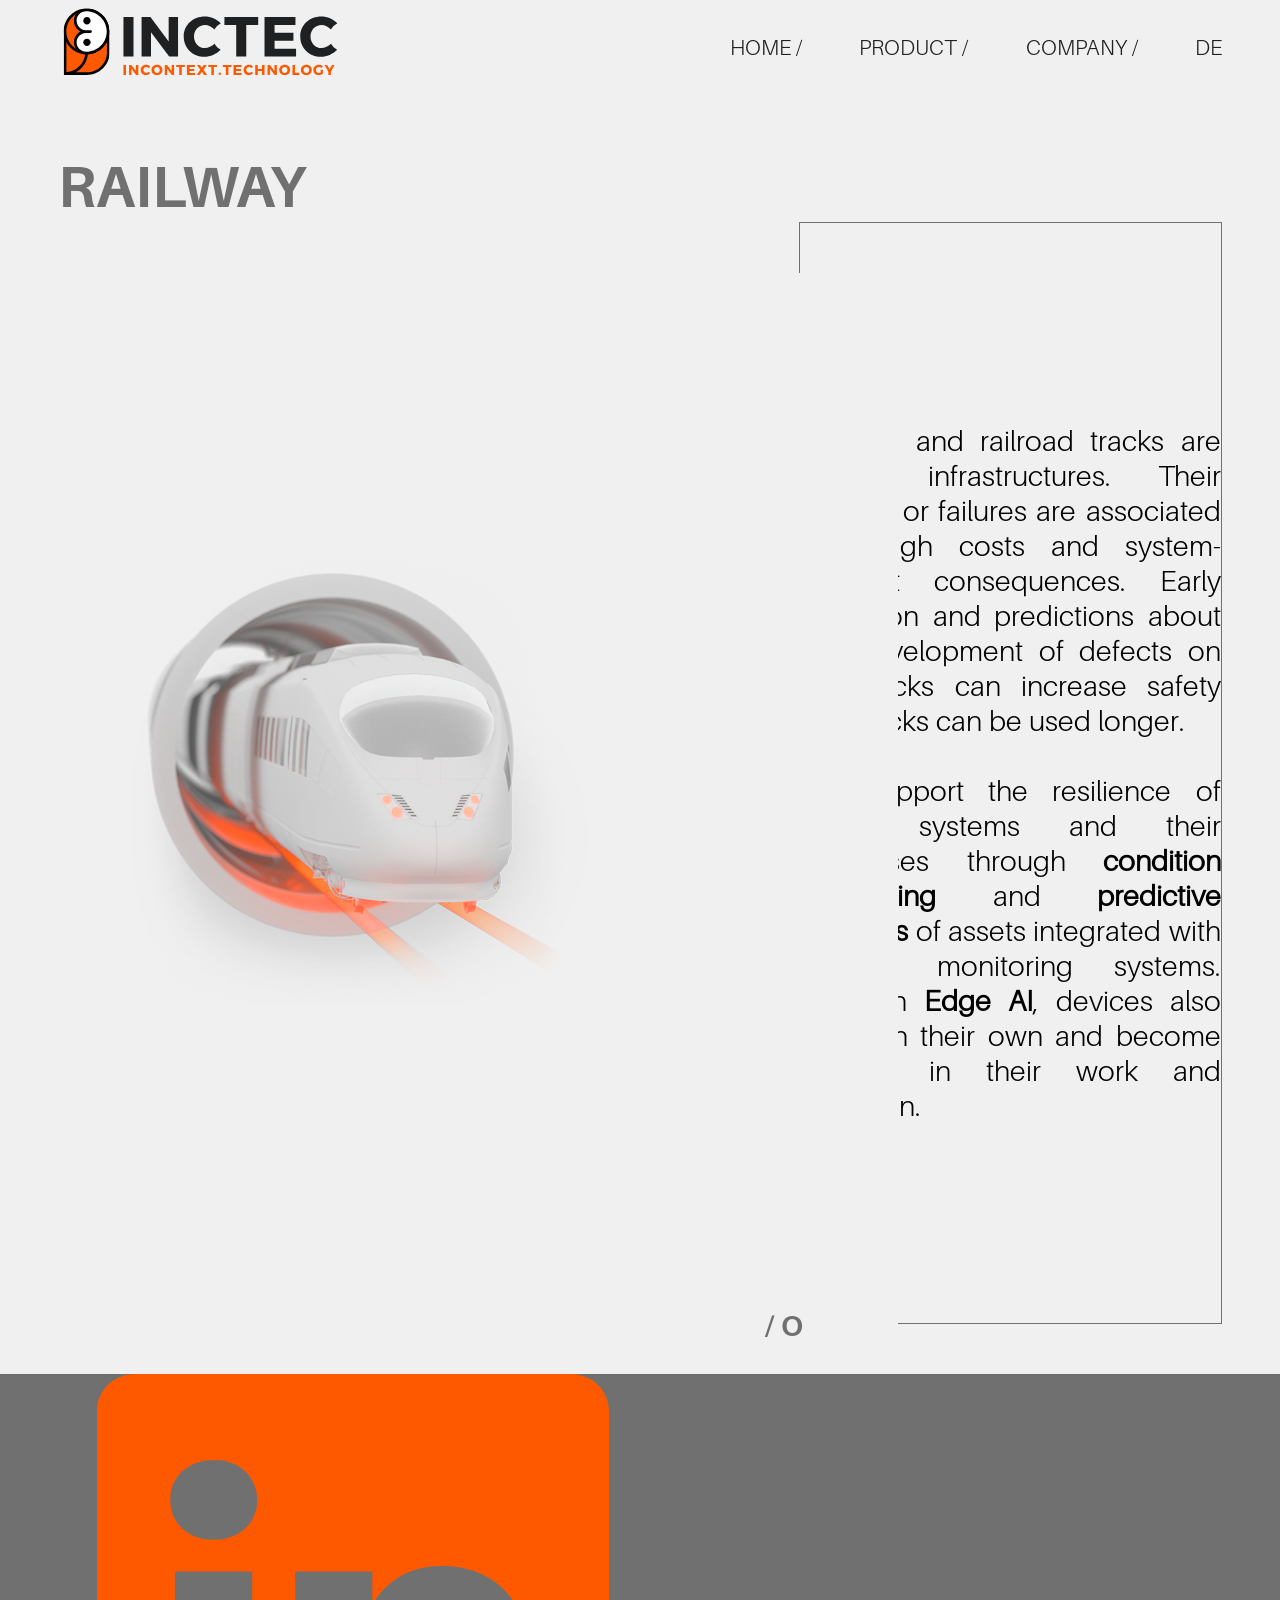
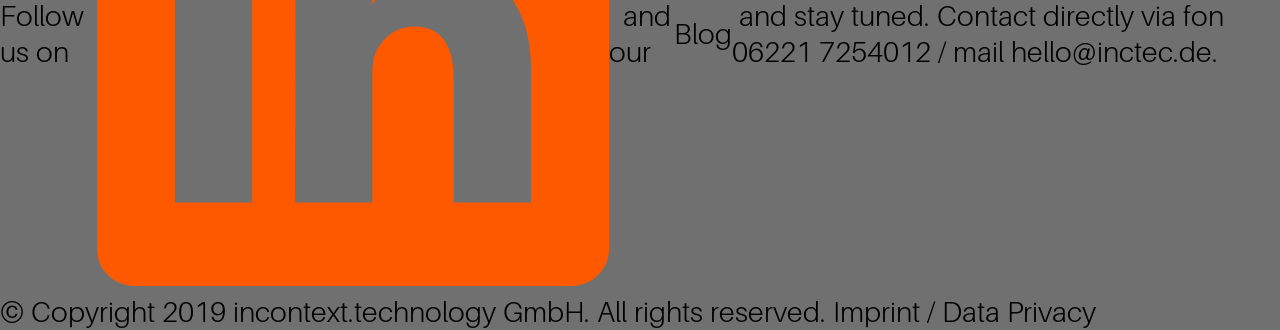
<file: condition/index.html>
<!doctype html>
<html data-n-head-ssr>
  <head>
    <title>inctec</title><meta data-n-head="ssr" charset="utf-8"><meta data-n-head="ssr" name="viewport" content="width=device-width,initial-scale=1"><meta data-n-head="ssr" data-hid="description" name="description" content=""><link data-n-head="ssr" rel="apple-touch-icon" sizes="180x180" href="/apple-touch-icon.png"><link data-n-head="ssr" rel="icon" type="image/png" sizes="32x32" href="/favicon-32x32.png"><link data-n-head="ssr" rel="icon" type="image/png" sizes="16x16" href="/favicon-16x16.png"><link data-n-head="ssr" rel="manifest" href="/site.webmanifest"><link data-n-head="ssr" rel="mask-icon" href="/safari-pinned-tab.svg" color="#5bbad5"><link data-n-head="ssr" rel="icon" type="image/x-icon" href="/favicon.ico"><link rel="preload" href="/_nuxt/73c72b4.js" as="script"><link rel="preload" href="/_nuxt/3818dc6.js" as="script"><link rel="preload" href="/_nuxt/6049a89.js" as="script"><link rel="preload" href="/_nuxt/32f80d7.js" as="script"><link rel="preload" href="/_nuxt/6608143.js" as="script"><style data-vue-ssr-id="517a8dd7:0 71b9472c:0 fa7ff0ca:0 78ee6106:0 f6b95dd4:0 1930a9a0:0">code[class*=language-],pre[class*=language-]{color:#000;background:0 0;text-shadow:0 1px #fff;font-family:Consolas,Monaco,"Andale Mono","Ubuntu Mono",monospace;font-size:1em;text-align:left;white-space:pre;word-spacing:normal;word-break:normal;word-wrap:normal;line-height:1.5;-moz-tab-size:4;-o-tab-size:4;tab-size:4;-webkit-hyphens:none;-ms-hyphens:none;hyphens:none}code[class*=language-] ::-moz-selection,code[class*=language-]::-moz-selection,pre[class*=language-] ::-moz-selection,pre[class*=language-]::-moz-selection{text-shadow:none;background:#b3d4fc}code[class*=language-] ::selection,code[class*=language-]::selection,pre[class*=language-] ::selection,pre[class*=language-]::selection{text-shadow:none;background:#b3d4fc}@media print{code[class*=language-],pre[class*=language-]{text-shadow:none}}pre[class*=language-]{padding:1em;margin:.5em 0;overflow:auto}:not(pre)>code[class*=language-],pre[class*=language-]{background:#f5f2f0}:not(pre)>code[class*=language-]{padding:.1em;border-radius:.3em;white-space:normal}.token.cdata,.token.comment,.token.doctype,.token.prolog{color:#708090}.token.punctuation{color:#999}.token.namespace{opacity:.7}.token.boolean,.token.constant,.token.deleted,.token.number,.token.property,.token.symbol,.token.tag{color:#905}.token.attr-name,.token.builtin,.token.char,.token.inserted,.token.selector,.token.string{color:#690}.language-css .token.string,.style .token.string,.token.entity,.token.operator,.token.url{color:#9a6e3a;background:hsla(0,0%,100%,.5)}.token.atrule,.token.attr-value,.token.keyword{color:#07a}.token.class-name,.token.function{color:#dd4a68}.token.important,.token.regex,.token.variable{color:#e90}.token.bold,.token.important{font-weight:700}.token.italic{font-style:italic}.token.entity{cursor:help}/*!
 * animate.css - https://animate.style/
 * Version - 4.1.1
 * Licensed under the MIT license - http://opensource.org/licenses/MIT
 *
 * Copyright (c) 2020 Animate.css
 */:root{--animate-duration:1s;--animate-delay:1s;--animate-repeat:1}.animate__animated{-webkit-animation-duration:1s;-webkit-animation-duration:var(--animate-duration);animation-duration:1s;animation-duration:var(--animate-duration);-webkit-animation-fill-mode:both;animation-fill-mode:both}.animate__animated.animate__infinite{-webkit-animation-iteration-count:infinite;animation-iteration-count:infinite}.animate__animated.animate__repeat-1{-webkit-animation-iteration-count:1;-webkit-animation-iteration-count:var(--animate-repeat);animation-iteration-count:1;animation-iteration-count:var(--animate-repeat)}.animate__animated.animate__repeat-2{-webkit-animation-iteration-count:2;-webkit-animation-iteration-count:calc(var(--animate-repeat)*2);animation-iteration-count:2;animation-iteration-count:calc(var(--animate-repeat)*2)}.animate__animated.animate__repeat-3{-webkit-animation-iteration-count:3;-webkit-animation-iteration-count:calc(var(--animate-repeat)*3);animation-iteration-count:3;animation-iteration-count:calc(var(--animate-repeat)*3)}.animate__animated.animate__delay-1s{-webkit-animation-delay:1s;-webkit-animation-delay:var(--animate-delay);animation-delay:1s;animation-delay:var(--animate-delay)}.animate__animated.animate__delay-2s{-webkit-animation-delay:2s;-webkit-animation-delay:calc(var(--animate-delay)*2);animation-delay:2s;animation-delay:calc(var(--animate-delay)*2)}.animate__animated.animate__delay-3s{-webkit-animation-delay:3s;-webkit-animation-delay:calc(var(--animate-delay)*3);animation-delay:3s;animation-delay:calc(var(--animate-delay)*3)}.animate__animated.animate__delay-4s{-webkit-animation-delay:4s;-webkit-animation-delay:calc(var(--animate-delay)*4);animation-delay:4s;animation-delay:calc(var(--animate-delay)*4)}.animate__animated.animate__delay-5s{-webkit-animation-delay:5s;-webkit-animation-delay:calc(var(--animate-delay)*5);animation-delay:5s;animation-delay:calc(var(--animate-delay)*5)}.animate__animated.animate__faster{-webkit-animation-duration:.5s;-webkit-animation-duration:calc(var(--animate-duration)/2);animation-duration:.5s;animation-duration:calc(var(--animate-duration)/2)}.animate__animated.animate__fast{-webkit-animation-duration:.8s;-webkit-animation-duration:calc(var(--animate-duration)*.8);animation-duration:.8s;animation-duration:calc(var(--animate-duration)*.8)}.animate__animated.animate__slow{-webkit-animation-duration:2s;-webkit-animation-duration:calc(var(--animate-duration)*2);animation-duration:2s;animation-duration:calc(var(--animate-duration)*2)}.animate__animated.animate__slower{-webkit-animation-duration:3s;-webkit-animation-duration:calc(var(--animate-duration)*3);animation-duration:3s;animation-duration:calc(var(--animate-duration)*3)}@media (prefers-reduced-motion:reduce),print{.animate__animated{-webkit-animation-duration:1ms!important;animation-duration:1ms!important;-webkit-transition-duration:1ms!important;transition-duration:1ms!important;-webkit-animation-iteration-count:1!important;animation-iteration-count:1!important}.animate__animated[class*=Out]{opacity:0}}@-webkit-keyframes bounce{0%,20%,53%,to{-webkit-animation-timing-function:cubic-bezier(.215,.61,.355,1);animation-timing-function:cubic-bezier(.215,.61,.355,1);-webkit-transform:translateZ(0);transform:translateZ(0)}40%,43%{-webkit-animation-timing-function:cubic-bezier(.755,.05,.855,.06);animation-timing-function:cubic-bezier(.755,.05,.855,.06);-webkit-transform:translate3d(0,-30px,0) scaleY(1.1);transform:translate3d(0,-30px,0) scaleY(1.1)}70%{-webkit-animation-timing-function:cubic-bezier(.755,.05,.855,.06);animation-timing-function:cubic-bezier(.755,.05,.855,.06);-webkit-transform:translate3d(0,-15px,0) scaleY(1.05);transform:translate3d(0,-15px,0) scaleY(1.05)}80%{-webkit-transition-timing-function:cubic-bezier(.215,.61,.355,1);transition-timing-function:cubic-bezier(.215,.61,.355,1);-webkit-transform:translateZ(0) scaleY(.95);transform:translateZ(0) scaleY(.95)}90%{-webkit-transform:translate3d(0,-4px,0) scaleY(1.02);transform:translate3d(0,-4px,0) scaleY(1.02)}}@keyframes bounce{0%,20%,53%,to{-webkit-animation-timing-function:cubic-bezier(.215,.61,.355,1);animation-timing-function:cubic-bezier(.215,.61,.355,1);-webkit-transform:translateZ(0);transform:translateZ(0)}40%,43%{-webkit-animation-timing-function:cubic-bezier(.755,.05,.855,.06);animation-timing-function:cubic-bezier(.755,.05,.855,.06);-webkit-transform:translate3d(0,-30px,0) scaleY(1.1);transform:translate3d(0,-30px,0) scaleY(1.1)}70%{-webkit-animation-timing-function:cubic-bezier(.755,.05,.855,.06);animation-timing-function:cubic-bezier(.755,.05,.855,.06);-webkit-transform:translate3d(0,-15px,0) scaleY(1.05);transform:translate3d(0,-15px,0) scaleY(1.05)}80%{-webkit-transition-timing-function:cubic-bezier(.215,.61,.355,1);transition-timing-function:cubic-bezier(.215,.61,.355,1);-webkit-transform:translateZ(0) scaleY(.95);transform:translateZ(0) scaleY(.95)}90%{-webkit-transform:translate3d(0,-4px,0) scaleY(1.02);transform:translate3d(0,-4px,0) scaleY(1.02)}}.animate__bounce{-webkit-animation-name:bounce;animation-name:bounce;-webkit-transform-origin:center bottom;transform-origin:center bottom}@-webkit-keyframes flash{0%,50%,to{opacity:1}25%,75%{opacity:0}}@keyframes flash{0%,50%,to{opacity:1}25%,75%{opacity:0}}.animate__flash{-webkit-animation-name:flash;animation-name:flash}@-webkit-keyframes pulse{0%{-webkit-transform:scaleX(1);transform:scaleX(1)}50%{-webkit-transform:scale3d(1.05,1.05,1.05);transform:scale3d(1.05,1.05,1.05)}to{-webkit-transform:scaleX(1);transform:scaleX(1)}}@keyframes pulse{0%{-webkit-transform:scaleX(1);transform:scaleX(1)}50%{-webkit-transform:scale3d(1.05,1.05,1.05);transform:scale3d(1.05,1.05,1.05)}to{-webkit-transform:scaleX(1);transform:scaleX(1)}}.animate__pulse{-webkit-animation-name:pulse;animation-name:pulse;-webkit-animation-timing-function:ease-in-out;animation-timing-function:ease-in-out}@-webkit-keyframes rubberBand{0%{-webkit-transform:scaleX(1);transform:scaleX(1)}30%{-webkit-transform:scale3d(1.25,.75,1);transform:scale3d(1.25,.75,1)}40%{-webkit-transform:scale3d(.75,1.25,1);transform:scale3d(.75,1.25,1)}50%{-webkit-transform:scale3d(1.15,.85,1);transform:scale3d(1.15,.85,1)}65%{-webkit-transform:scale3d(.95,1.05,1);transform:scale3d(.95,1.05,1)}75%{-webkit-transform:scale3d(1.05,.95,1);transform:scale3d(1.05,.95,1)}to{-webkit-transform:scaleX(1);transform:scaleX(1)}}@keyframes rubberBand{0%{-webkit-transform:scaleX(1);transform:scaleX(1)}30%{-webkit-transform:scale3d(1.25,.75,1);transform:scale3d(1.25,.75,1)}40%{-webkit-transform:scale3d(.75,1.25,1);transform:scale3d(.75,1.25,1)}50%{-webkit-transform:scale3d(1.15,.85,1);transform:scale3d(1.15,.85,1)}65%{-webkit-transform:scale3d(.95,1.05,1);transform:scale3d(.95,1.05,1)}75%{-webkit-transform:scale3d(1.05,.95,1);transform:scale3d(1.05,.95,1)}to{-webkit-transform:scaleX(1);transform:scaleX(1)}}.animate__rubberBand{-webkit-animation-name:rubberBand;animation-name:rubberBand}@-webkit-keyframes shakeX{0%,to{-webkit-transform:translateZ(0);transform:translateZ(0)}10%,30%,50%,70%,90%{-webkit-transform:translate3d(-10px,0,0);transform:translate3d(-10px,0,0)}20%,40%,60%,80%{-webkit-transform:translate3d(10px,0,0);transform:translate3d(10px,0,0)}}@keyframes shakeX{0%,to{-webkit-transform:translateZ(0);transform:translateZ(0)}10%,30%,50%,70%,90%{-webkit-transform:translate3d(-10px,0,0);transform:translate3d(-10px,0,0)}20%,40%,60%,80%{-webkit-transform:translate3d(10px,0,0);transform:translate3d(10px,0,0)}}.animate__shakeX{-webkit-animation-name:shakeX;animation-name:shakeX}@-webkit-keyframes shakeY{0%,to{-webkit-transform:translateZ(0);transform:translateZ(0)}10%,30%,50%,70%,90%{-webkit-transform:translate3d(0,-10px,0);transform:translate3d(0,-10px,0)}20%,40%,60%,80%{-webkit-transform:translate3d(0,10px,0);transform:translate3d(0,10px,0)}}@keyframes shakeY{0%,to{-webkit-transform:translateZ(0);transform:translateZ(0)}10%,30%,50%,70%,90%{-webkit-transform:translate3d(0,-10px,0);transform:translate3d(0,-10px,0)}20%,40%,60%,80%{-webkit-transform:translate3d(0,10px,0);transform:translate3d(0,10px,0)}}.animate__shakeY{-webkit-animation-name:shakeY;animation-name:shakeY}@-webkit-keyframes headShake{0%{-webkit-transform:translateX(0);transform:translateX(0)}6.5%{-webkit-transform:translateX(-6px) rotateY(-9deg);transform:translateX(-6px) rotateY(-9deg)}18.5%{-webkit-transform:translateX(5px) rotateY(7deg);transform:translateX(5px) rotateY(7deg)}31.5%{-webkit-transform:translateX(-3px) rotateY(-5deg);transform:translateX(-3px) rotateY(-5deg)}43.5%{-webkit-transform:translateX(2px) rotateY(3deg);transform:translateX(2px) rotateY(3deg)}50%{-webkit-transform:translateX(0);transform:translateX(0)}}@keyframes headShake{0%{-webkit-transform:translateX(0);transform:translateX(0)}6.5%{-webkit-transform:translateX(-6px) rotateY(-9deg);transform:translateX(-6px) rotateY(-9deg)}18.5%{-webkit-transform:translateX(5px) rotateY(7deg);transform:translateX(5px) rotateY(7deg)}31.5%{-webkit-transform:translateX(-3px) rotateY(-5deg);transform:translateX(-3px) rotateY(-5deg)}43.5%{-webkit-transform:translateX(2px) rotateY(3deg);transform:translateX(2px) rotateY(3deg)}50%{-webkit-transform:translateX(0);transform:translateX(0)}}.animate__headShake{-webkit-animation-timing-function:ease-in-out;animation-timing-function:ease-in-out;-webkit-animation-name:headShake;animation-name:headShake}@-webkit-keyframes swing{20%{-webkit-transform:rotate(15deg);transform:rotate(15deg)}40%{-webkit-transform:rotate(-10deg);transform:rotate(-10deg)}60%{-webkit-transform:rotate(5deg);transform:rotate(5deg)}80%{-webkit-transform:rotate(-5deg);transform:rotate(-5deg)}to{-webkit-transform:rotate(0);transform:rotate(0)}}@keyframes swing{20%{-webkit-transform:rotate(15deg);transform:rotate(15deg)}40%{-webkit-transform:rotate(-10deg);transform:rotate(-10deg)}60%{-webkit-transform:rotate(5deg);transform:rotate(5deg)}80%{-webkit-transform:rotate(-5deg);transform:rotate(-5deg)}to{-webkit-transform:rotate(0);transform:rotate(0)}}.animate__swing{-webkit-transform-origin:top center;transform-origin:top center;-webkit-animation-name:swing;animation-name:swing}@-webkit-keyframes tada{0%{-webkit-transform:scaleX(1);transform:scaleX(1)}10%,20%{-webkit-transform:scale3d(.9,.9,.9) rotate(-3deg);transform:scale3d(.9,.9,.9) rotate(-3deg)}30%,50%,70%,90%{-webkit-transform:scale3d(1.1,1.1,1.1) rotate(3deg);transform:scale3d(1.1,1.1,1.1) rotate(3deg)}40%,60%,80%{-webkit-transform:scale3d(1.1,1.1,1.1) rotate(-3deg);transform:scale3d(1.1,1.1,1.1) rotate(-3deg)}to{-webkit-transform:scaleX(1);transform:scaleX(1)}}@keyframes tada{0%{-webkit-transform:scaleX(1);transform:scaleX(1)}10%,20%{-webkit-transform:scale3d(.9,.9,.9) rotate(-3deg);transform:scale3d(.9,.9,.9) rotate(-3deg)}30%,50%,70%,90%{-webkit-transform:scale3d(1.1,1.1,1.1) rotate(3deg);transform:scale3d(1.1,1.1,1.1) rotate(3deg)}40%,60%,80%{-webkit-transform:scale3d(1.1,1.1,1.1) rotate(-3deg);transform:scale3d(1.1,1.1,1.1) rotate(-3deg)}to{-webkit-transform:scaleX(1);transform:scaleX(1)}}.animate__tada{-webkit-animation-name:tada;animation-name:tada}@-webkit-keyframes wobble{0%{-webkit-transform:translateZ(0);transform:translateZ(0)}15%{-webkit-transform:translate3d(-25%,0,0) rotate(-5deg);transform:translate3d(-25%,0,0) rotate(-5deg)}30%{-webkit-transform:translate3d(20%,0,0) rotate(3deg);transform:translate3d(20%,0,0) rotate(3deg)}45%{-webkit-transform:translate3d(-15%,0,0) rotate(-3deg);transform:translate3d(-15%,0,0) rotate(-3deg)}60%{-webkit-transform:translate3d(10%,0,0) rotate(2deg);transform:translate3d(10%,0,0) rotate(2deg)}75%{-webkit-transform:translate3d(-5%,0,0) rotate(-1deg);transform:translate3d(-5%,0,0) rotate(-1deg)}to{-webkit-transform:translateZ(0);transform:translateZ(0)}}@keyframes wobble{0%{-webkit-transform:translateZ(0);transform:translateZ(0)}15%{-webkit-transform:translate3d(-25%,0,0) rotate(-5deg);transform:translate3d(-25%,0,0) rotate(-5deg)}30%{-webkit-transform:translate3d(20%,0,0) rotate(3deg);transform:translate3d(20%,0,0) rotate(3deg)}45%{-webkit-transform:translate3d(-15%,0,0) rotate(-3deg);transform:translate3d(-15%,0,0) rotate(-3deg)}60%{-webkit-transform:translate3d(10%,0,0) rotate(2deg);transform:translate3d(10%,0,0) rotate(2deg)}75%{-webkit-transform:translate3d(-5%,0,0) rotate(-1deg);transform:translate3d(-5%,0,0) rotate(-1deg)}to{-webkit-transform:translateZ(0);transform:translateZ(0)}}.animate__wobble{-webkit-animation-name:wobble;animation-name:wobble}@-webkit-keyframes jello{0%,11.1%,to{-webkit-transform:translateZ(0);transform:translateZ(0)}22.2%{-webkit-transform:skewX(-12.5deg) skewY(-12.5deg);transform:skewX(-12.5deg) skewY(-12.5deg)}33.3%{-webkit-transform:skewX(6.25deg) skewY(6.25deg);transform:skewX(6.25deg) skewY(6.25deg)}44.4%{-webkit-transform:skewX(-3.125deg) skewY(-3.125deg);transform:skewX(-3.125deg) skewY(-3.125deg)}55.5%{-webkit-transform:skewX(1.5625deg) skewY(1.5625deg);transform:skewX(1.5625deg) skewY(1.5625deg)}66.6%{-webkit-transform:skewX(-.78125deg) skewY(-.78125deg);transform:skewX(-.78125deg) skewY(-.78125deg)}77.7%{-webkit-transform:skewX(.390625deg) skewY(.390625deg);transform:skewX(.390625deg) skewY(.390625deg)}88.8%{-webkit-transform:skewX(-.1953125deg) skewY(-.1953125deg);transform:skewX(-.1953125deg) skewY(-.1953125deg)}}@keyframes jello{0%,11.1%,to{-webkit-transform:translateZ(0);transform:translateZ(0)}22.2%{-webkit-transform:skewX(-12.5deg) skewY(-12.5deg);transform:skewX(-12.5deg) skewY(-12.5deg)}33.3%{-webkit-transform:skewX(6.25deg) skewY(6.25deg);transform:skewX(6.25deg) skewY(6.25deg)}44.4%{-webkit-transform:skewX(-3.125deg) skewY(-3.125deg);transform:skewX(-3.125deg) skewY(-3.125deg)}55.5%{-webkit-transform:skewX(1.5625deg) skewY(1.5625deg);transform:skewX(1.5625deg) skewY(1.5625deg)}66.6%{-webkit-transform:skewX(-.78125deg) skewY(-.78125deg);transform:skewX(-.78125deg) skewY(-.78125deg)}77.7%{-webkit-transform:skewX(.390625deg) skewY(.390625deg);transform:skewX(.390625deg) skewY(.390625deg)}88.8%{-webkit-transform:skewX(-.1953125deg) skewY(-.1953125deg);transform:skewX(-.1953125deg) skewY(-.1953125deg)}}.animate__jello{-webkit-animation-name:jello;animation-name:jello;-webkit-transform-origin:center;transform-origin:center}@-webkit-keyframes heartBeat{0%{-webkit-transform:scale(1);transform:scale(1)}14%{-webkit-transform:scale(1.3);transform:scale(1.3)}28%{-webkit-transform:scale(1);transform:scale(1)}42%{-webkit-transform:scale(1.3);transform:scale(1.3)}70%{-webkit-transform:scale(1);transform:scale(1)}}@keyframes heartBeat{0%{-webkit-transform:scale(1);transform:scale(1)}14%{-webkit-transform:scale(1.3);transform:scale(1.3)}28%{-webkit-transform:scale(1);transform:scale(1)}42%{-webkit-transform:scale(1.3);transform:scale(1.3)}70%{-webkit-transform:scale(1);transform:scale(1)}}.animate__heartBeat{-webkit-animation-name:heartBeat;animation-name:heartBeat;-webkit-animation-duration:1.3s;-webkit-animation-duration:calc(var(--animate-duration)*1.3);animation-duration:1.3s;animation-duration:calc(var(--animate-duration)*1.3);-webkit-animation-timing-function:ease-in-out;animation-timing-function:ease-in-out}@-webkit-keyframes backInDown{0%{-webkit-transform:translateY(-1200px) scale(.7);transform:translateY(-1200px) scale(.7);opacity:.7}80%{-webkit-transform:translateY(0) scale(.7);transform:translateY(0) scale(.7);opacity:.7}to{-webkit-transform:scale(1);transform:scale(1);opacity:1}}@keyframes backInDown{0%{-webkit-transform:translateY(-1200px) scale(.7);transform:translateY(-1200px) scale(.7);opacity:.7}80%{-webkit-transform:translateY(0) scale(.7);transform:translateY(0) scale(.7);opacity:.7}to{-webkit-transform:scale(1);transform:scale(1);opacity:1}}.animate__backInDown{-webkit-animation-name:backInDown;animation-name:backInDown}@-webkit-keyframes backInLeft{0%{-webkit-transform:translateX(-2000px) scale(.7);transform:translateX(-2000px) scale(.7);opacity:.7}80%{-webkit-transform:translateX(0) scale(.7);transform:translateX(0) scale(.7);opacity:.7}to{-webkit-transform:scale(1);transform:scale(1);opacity:1}}@keyframes backInLeft{0%{-webkit-transform:translateX(-2000px) scale(.7);transform:translateX(-2000px) scale(.7);opacity:.7}80%{-webkit-transform:translateX(0) scale(.7);transform:translateX(0) scale(.7);opacity:.7}to{-webkit-transform:scale(1);transform:scale(1);opacity:1}}.animate__backInLeft{-webkit-animation-name:backInLeft;animation-name:backInLeft}@-webkit-keyframes backInRight{0%{-webkit-transform:translateX(2000px) scale(.7);transform:translateX(2000px) scale(.7);opacity:.7}80%{-webkit-transform:translateX(0) scale(.7);transform:translateX(0) scale(.7);opacity:.7}to{-webkit-transform:scale(1);transform:scale(1);opacity:1}}@keyframes backInRight{0%{-webkit-transform:translateX(2000px) scale(.7);transform:translateX(2000px) scale(.7);opacity:.7}80%{-webkit-transform:translateX(0) scale(.7);transform:translateX(0) scale(.7);opacity:.7}to{-webkit-transform:scale(1);transform:scale(1);opacity:1}}.animate__backInRight{-webkit-animation-name:backInRight;animation-name:backInRight}@-webkit-keyframes backInUp{0%{-webkit-transform:translateY(1200px) scale(.7);transform:translateY(1200px) scale(.7);opacity:.7}80%{-webkit-transform:translateY(0) scale(.7);transform:translateY(0) scale(.7);opacity:.7}to{-webkit-transform:scale(1);transform:scale(1);opacity:1}}@keyframes backInUp{0%{-webkit-transform:translateY(1200px) scale(.7);transform:translateY(1200px) scale(.7);opacity:.7}80%{-webkit-transform:translateY(0) scale(.7);transform:translateY(0) scale(.7);opacity:.7}to{-webkit-transform:scale(1);transform:scale(1);opacity:1}}.animate__backInUp{-webkit-animation-name:backInUp;animation-name:backInUp}@-webkit-keyframes backOutDown{0%{-webkit-transform:scale(1);transform:scale(1);opacity:1}20%{-webkit-transform:translateY(0) scale(.7);transform:translateY(0) scale(.7);opacity:.7}to{-webkit-transform:translateY(700px) scale(.7);transform:translateY(700px) scale(.7);opacity:.7}}@keyframes backOutDown{0%{-webkit-transform:scale(1);transform:scale(1);opacity:1}20%{-webkit-transform:translateY(0) scale(.7);transform:translateY(0) scale(.7);opacity:.7}to{-webkit-transform:translateY(700px) scale(.7);transform:translateY(700px) scale(.7);opacity:.7}}.animate__backOutDown{-webkit-animation-name:backOutDown;animation-name:backOutDown}@-webkit-keyframes backOutLeft{0%{-webkit-transform:scale(1);transform:scale(1);opacity:1}20%{-webkit-transform:translateX(0) scale(.7);transform:translateX(0) scale(.7);opacity:.7}to{-webkit-transform:translateX(-2000px) scale(.7);transform:translateX(-2000px) scale(.7);opacity:.7}}@keyframes backOutLeft{0%{-webkit-transform:scale(1);transform:scale(1);opacity:1}20%{-webkit-transform:translateX(0) scale(.7);transform:translateX(0) scale(.7);opacity:.7}to{-webkit-transform:translateX(-2000px) scale(.7);transform:translateX(-2000px) scale(.7);opacity:.7}}.animate__backOutLeft{-webkit-animation-name:backOutLeft;animation-name:backOutLeft}@-webkit-keyframes backOutRight{0%{-webkit-transform:scale(1);transform:scale(1);opacity:1}20%{-webkit-transform:translateX(0) scale(.7);transform:translateX(0) scale(.7);opacity:.7}to{-webkit-transform:translateX(2000px) scale(.7);transform:translateX(2000px) scale(.7);opacity:.7}}@keyframes backOutRight{0%{-webkit-transform:scale(1);transform:scale(1);opacity:1}20%{-webkit-transform:translateX(0) scale(.7);transform:translateX(0) scale(.7);opacity:.7}to{-webkit-transform:translateX(2000px) scale(.7);transform:translateX(2000px) scale(.7);opacity:.7}}.animate__backOutRight{-webkit-animation-name:backOutRight;animation-name:backOutRight}@-webkit-keyframes backOutUp{0%{-webkit-transform:scale(1);transform:scale(1);opacity:1}20%{-webkit-transform:translateY(0) scale(.7);transform:translateY(0) scale(.7);opacity:.7}to{-webkit-transform:translateY(-700px) scale(.7);transform:translateY(-700px) scale(.7);opacity:.7}}@keyframes backOutUp{0%{-webkit-transform:scale(1);transform:scale(1);opacity:1}20%{-webkit-transform:translateY(0) scale(.7);transform:translateY(0) scale(.7);opacity:.7}to{-webkit-transform:translateY(-700px) scale(.7);transform:translateY(-700px) scale(.7);opacity:.7}}.animate__backOutUp{-webkit-animation-name:backOutUp;animation-name:backOutUp}@-webkit-keyframes bounceIn{0%,20%,40%,60%,80%,to{-webkit-animation-timing-function:cubic-bezier(.215,.61,.355,1);animation-timing-function:cubic-bezier(.215,.61,.355,1)}0%{opacity:0;-webkit-transform:scale3d(.3,.3,.3);transform:scale3d(.3,.3,.3)}20%{-webkit-transform:scale3d(1.1,1.1,1.1);transform:scale3d(1.1,1.1,1.1)}40%{-webkit-transform:scale3d(.9,.9,.9);transform:scale3d(.9,.9,.9)}60%{opacity:1;-webkit-transform:scale3d(1.03,1.03,1.03);transform:scale3d(1.03,1.03,1.03)}80%{-webkit-transform:scale3d(.97,.97,.97);transform:scale3d(.97,.97,.97)}to{opacity:1;-webkit-transform:scaleX(1);transform:scaleX(1)}}@keyframes bounceIn{0%,20%,40%,60%,80%,to{-webkit-animation-timing-function:cubic-bezier(.215,.61,.355,1);animation-timing-function:cubic-bezier(.215,.61,.355,1)}0%{opacity:0;-webkit-transform:scale3d(.3,.3,.3);transform:scale3d(.3,.3,.3)}20%{-webkit-transform:scale3d(1.1,1.1,1.1);transform:scale3d(1.1,1.1,1.1)}40%{-webkit-transform:scale3d(.9,.9,.9);transform:scale3d(.9,.9,.9)}60%{opacity:1;-webkit-transform:scale3d(1.03,1.03,1.03);transform:scale3d(1.03,1.03,1.03)}80%{-webkit-transform:scale3d(.97,.97,.97);transform:scale3d(.97,.97,.97)}to{opacity:1;-webkit-transform:scaleX(1);transform:scaleX(1)}}.animate__bounceIn{-webkit-animation-duration:.75s;-webkit-animation-duration:calc(var(--animate-duration)*.75);animation-duration:.75s;animation-duration:calc(var(--animate-duration)*.75);-webkit-animation-name:bounceIn;animation-name:bounceIn}@-webkit-keyframes bounceInDown{0%,60%,75%,90%,to{-webkit-animation-timing-function:cubic-bezier(.215,.61,.355,1);animation-timing-function:cubic-bezier(.215,.61,.355,1)}0%{opacity:0;-webkit-transform:translate3d(0,-3000px,0) scaleY(3);transform:translate3d(0,-3000px,0) scaleY(3)}60%{opacity:1;-webkit-transform:translate3d(0,25px,0) scaleY(.9);transform:translate3d(0,25px,0) scaleY(.9)}75%{-webkit-transform:translate3d(0,-10px,0) scaleY(.95);transform:translate3d(0,-10px,0) scaleY(.95)}90%{-webkit-transform:translate3d(0,5px,0) scaleY(.985);transform:translate3d(0,5px,0) scaleY(.985)}to{-webkit-transform:translateZ(0);transform:translateZ(0)}}@keyframes bounceInDown{0%,60%,75%,90%,to{-webkit-animation-timing-function:cubic-bezier(.215,.61,.355,1);animation-timing-function:cubic-bezier(.215,.61,.355,1)}0%{opacity:0;-webkit-transform:translate3d(0,-3000px,0) scaleY(3);transform:translate3d(0,-3000px,0) scaleY(3)}60%{opacity:1;-webkit-transform:translate3d(0,25px,0) scaleY(.9);transform:translate3d(0,25px,0) scaleY(.9)}75%{-webkit-transform:translate3d(0,-10px,0) scaleY(.95);transform:translate3d(0,-10px,0) scaleY(.95)}90%{-webkit-transform:translate3d(0,5px,0) scaleY(.985);transform:translate3d(0,5px,0) scaleY(.985)}to{-webkit-transform:translateZ(0);transform:translateZ(0)}}.animate__bounceInDown{-webkit-animation-name:bounceInDown;animation-name:bounceInDown}@-webkit-keyframes bounceInLeft{0%,60%,75%,90%,to{-webkit-animation-timing-function:cubic-bezier(.215,.61,.355,1);animation-timing-function:cubic-bezier(.215,.61,.355,1)}0%{opacity:0;-webkit-transform:translate3d(-3000px,0,0) scaleX(3);transform:translate3d(-3000px,0,0) scaleX(3)}60%{opacity:1;-webkit-transform:translate3d(25px,0,0) scaleX(1);transform:translate3d(25px,0,0) scaleX(1)}75%{-webkit-transform:translate3d(-10px,0,0) scaleX(.98);transform:translate3d(-10px,0,0) scaleX(.98)}90%{-webkit-transform:translate3d(5px,0,0) scaleX(.995);transform:translate3d(5px,0,0) scaleX(.995)}to{-webkit-transform:translateZ(0);transform:translateZ(0)}}@keyframes bounceInLeft{0%,60%,75%,90%,to{-webkit-animation-timing-function:cubic-bezier(.215,.61,.355,1);animation-timing-function:cubic-bezier(.215,.61,.355,1)}0%{opacity:0;-webkit-transform:translate3d(-3000px,0,0) scaleX(3);transform:translate3d(-3000px,0,0) scaleX(3)}60%{opacity:1;-webkit-transform:translate3d(25px,0,0) scaleX(1);transform:translate3d(25px,0,0) scaleX(1)}75%{-webkit-transform:translate3d(-10px,0,0) scaleX(.98);transform:translate3d(-10px,0,0) scaleX(.98)}90%{-webkit-transform:translate3d(5px,0,0) scaleX(.995);transform:translate3d(5px,0,0) scaleX(.995)}to{-webkit-transform:translateZ(0);transform:translateZ(0)}}.animate__bounceInLeft{-webkit-animation-name:bounceInLeft;animation-name:bounceInLeft}@-webkit-keyframes bounceInRight{0%,60%,75%,90%,to{-webkit-animation-timing-function:cubic-bezier(.215,.61,.355,1);animation-timing-function:cubic-bezier(.215,.61,.355,1)}0%{opacity:0;-webkit-transform:translate3d(3000px,0,0) scaleX(3);transform:translate3d(3000px,0,0) scaleX(3)}60%{opacity:1;-webkit-transform:translate3d(-25px,0,0) scaleX(1);transform:translate3d(-25px,0,0) scaleX(1)}75%{-webkit-transform:translate3d(10px,0,0) scaleX(.98);transform:translate3d(10px,0,0) scaleX(.98)}90%{-webkit-transform:translate3d(-5px,0,0) scaleX(.995);transform:translate3d(-5px,0,0) scaleX(.995)}to{-webkit-transform:translateZ(0);transform:translateZ(0)}}@keyframes bounceInRight{0%,60%,75%,90%,to{-webkit-animation-timing-function:cubic-bezier(.215,.61,.355,1);animation-timing-function:cubic-bezier(.215,.61,.355,1)}0%{opacity:0;-webkit-transform:translate3d(3000px,0,0) scaleX(3);transform:translate3d(3000px,0,0) scaleX(3)}60%{opacity:1;-webkit-transform:translate3d(-25px,0,0) scaleX(1);transform:translate3d(-25px,0,0) scaleX(1)}75%{-webkit-transform:translate3d(10px,0,0) scaleX(.98);transform:translate3d(10px,0,0) scaleX(.98)}90%{-webkit-transform:translate3d(-5px,0,0) scaleX(.995);transform:translate3d(-5px,0,0) scaleX(.995)}to{-webkit-transform:translateZ(0);transform:translateZ(0)}}.animate__bounceInRight{-webkit-animation-name:bounceInRight;animation-name:bounceInRight}@-webkit-keyframes bounceInUp{0%,60%,75%,90%,to{-webkit-animation-timing-function:cubic-bezier(.215,.61,.355,1);animation-timing-function:cubic-bezier(.215,.61,.355,1)}0%{opacity:0;-webkit-transform:translate3d(0,3000px,0) scaleY(5);transform:translate3d(0,3000px,0) scaleY(5)}60%{opacity:1;-webkit-transform:translate3d(0,-20px,0) scaleY(.9);transform:translate3d(0,-20px,0) scaleY(.9)}75%{-webkit-transform:translate3d(0,10px,0) scaleY(.95);transform:translate3d(0,10px,0) scaleY(.95)}90%{-webkit-transform:translate3d(0,-5px,0) scaleY(.985);transform:translate3d(0,-5px,0) scaleY(.985)}to{-webkit-transform:translateZ(0);transform:translateZ(0)}}@keyframes bounceInUp{0%,60%,75%,90%,to{-webkit-animation-timing-function:cubic-bezier(.215,.61,.355,1);animation-timing-function:cubic-bezier(.215,.61,.355,1)}0%{opacity:0;-webkit-transform:translate3d(0,3000px,0) scaleY(5);transform:translate3d(0,3000px,0) scaleY(5)}60%{opacity:1;-webkit-transform:translate3d(0,-20px,0) scaleY(.9);transform:translate3d(0,-20px,0) scaleY(.9)}75%{-webkit-transform:translate3d(0,10px,0) scaleY(.95);transform:translate3d(0,10px,0) scaleY(.95)}90%{-webkit-transform:translate3d(0,-5px,0) scaleY(.985);transform:translate3d(0,-5px,0) scaleY(.985)}to{-webkit-transform:translateZ(0);transform:translateZ(0)}}.animate__bounceInUp{-webkit-animation-name:bounceInUp;animation-name:bounceInUp}@-webkit-keyframes bounceOut{20%{-webkit-transform:scale3d(.9,.9,.9);transform:scale3d(.9,.9,.9)}50%,55%{opacity:1;-webkit-transform:scale3d(1.1,1.1,1.1);transform:scale3d(1.1,1.1,1.1)}to{opacity:0;-webkit-transform:scale3d(.3,.3,.3);transform:scale3d(.3,.3,.3)}}@keyframes bounceOut{20%{-webkit-transform:scale3d(.9,.9,.9);transform:scale3d(.9,.9,.9)}50%,55%{opacity:1;-webkit-transform:scale3d(1.1,1.1,1.1);transform:scale3d(1.1,1.1,1.1)}to{opacity:0;-webkit-transform:scale3d(.3,.3,.3);transform:scale3d(.3,.3,.3)}}.animate__bounceOut{-webkit-animation-duration:.75s;-webkit-animation-duration:calc(var(--animate-duration)*.75);animation-duration:.75s;animation-duration:calc(var(--animate-duration)*.75);-webkit-animation-name:bounceOut;animation-name:bounceOut}@-webkit-keyframes bounceOutDown{20%{-webkit-transform:translate3d(0,10px,0) scaleY(.985);transform:translate3d(0,10px,0) scaleY(.985)}40%,45%{opacity:1;-webkit-transform:translate3d(0,-20px,0) scaleY(.9);transform:translate3d(0,-20px,0) scaleY(.9)}to{opacity:0;-webkit-transform:translate3d(0,2000px,0) scaleY(3);transform:translate3d(0,2000px,0) scaleY(3)}}@keyframes bounceOutDown{20%{-webkit-transform:translate3d(0,10px,0) scaleY(.985);transform:translate3d(0,10px,0) scaleY(.985)}40%,45%{opacity:1;-webkit-transform:translate3d(0,-20px,0) scaleY(.9);transform:translate3d(0,-20px,0) scaleY(.9)}to{opacity:0;-webkit-transform:translate3d(0,2000px,0) scaleY(3);transform:translate3d(0,2000px,0) scaleY(3)}}.animate__bounceOutDown{-webkit-animation-name:bounceOutDown;animation-name:bounceOutDown}@-webkit-keyframes bounceOutLeft{20%{opacity:1;-webkit-transform:translate3d(20px,0,0) scaleX(.9);transform:translate3d(20px,0,0) scaleX(.9)}to{opacity:0;-webkit-transform:translate3d(-2000px,0,0) scaleX(2);transform:translate3d(-2000px,0,0) scaleX(2)}}@keyframes bounceOutLeft{20%{opacity:1;-webkit-transform:translate3d(20px,0,0) scaleX(.9);transform:translate3d(20px,0,0) scaleX(.9)}to{opacity:0;-webkit-transform:translate3d(-2000px,0,0) scaleX(2);transform:translate3d(-2000px,0,0) scaleX(2)}}.animate__bounceOutLeft{-webkit-animation-name:bounceOutLeft;animation-name:bounceOutLeft}@-webkit-keyframes bounceOutRight{20%{opacity:1;-webkit-transform:translate3d(-20px,0,0) scaleX(.9);transform:translate3d(-20px,0,0) scaleX(.9)}to{opacity:0;-webkit-transform:translate3d(2000px,0,0) scaleX(2);transform:translate3d(2000px,0,0) scaleX(2)}}@keyframes bounceOutRight{20%{opacity:1;-webkit-transform:translate3d(-20px,0,0) scaleX(.9);transform:translate3d(-20px,0,0) scaleX(.9)}to{opacity:0;-webkit-transform:translate3d(2000px,0,0) scaleX(2);transform:translate3d(2000px,0,0) scaleX(2)}}.animate__bounceOutRight{-webkit-animation-name:bounceOutRight;animation-name:bounceOutRight}@-webkit-keyframes bounceOutUp{20%{-webkit-transform:translate3d(0,-10px,0) scaleY(.985);transform:translate3d(0,-10px,0) scaleY(.985)}40%,45%{opacity:1;-webkit-transform:translate3d(0,20px,0) scaleY(.9);transform:translate3d(0,20px,0) scaleY(.9)}to{opacity:0;-webkit-transform:translate3d(0,-2000px,0) scaleY(3);transform:translate3d(0,-2000px,0) scaleY(3)}}@keyframes bounceOutUp{20%{-webkit-transform:translate3d(0,-10px,0) scaleY(.985);transform:translate3d(0,-10px,0) scaleY(.985)}40%,45%{opacity:1;-webkit-transform:translate3d(0,20px,0) scaleY(.9);transform:translate3d(0,20px,0) scaleY(.9)}to{opacity:0;-webkit-transform:translate3d(0,-2000px,0) scaleY(3);transform:translate3d(0,-2000px,0) scaleY(3)}}.animate__bounceOutUp{-webkit-animation-name:bounceOutUp;animation-name:bounceOutUp}@-webkit-keyframes fadeIn{0%{opacity:0}to{opacity:1}}@keyframes fadeIn{0%{opacity:0}to{opacity:1}}.animate__fadeIn{-webkit-animation-name:fadeIn;animation-name:fadeIn}@-webkit-keyframes fadeInDown{0%{opacity:0;-webkit-transform:translate3d(0,-100%,0);transform:translate3d(0,-100%,0)}to{opacity:1;-webkit-transform:translateZ(0);transform:translateZ(0)}}@keyframes fadeInDown{0%{opacity:0;-webkit-transform:translate3d(0,-100%,0);transform:translate3d(0,-100%,0)}to{opacity:1;-webkit-transform:translateZ(0);transform:translateZ(0)}}.animate__fadeInDown{-webkit-animation-name:fadeInDown;animation-name:fadeInDown}@-webkit-keyframes fadeInDownBig{0%{opacity:0;-webkit-transform:translate3d(0,-2000px,0);transform:translate3d(0,-2000px,0)}to{opacity:1;-webkit-transform:translateZ(0);transform:translateZ(0)}}@keyframes fadeInDownBig{0%{opacity:0;-webkit-transform:translate3d(0,-2000px,0);transform:translate3d(0,-2000px,0)}to{opacity:1;-webkit-transform:translateZ(0);transform:translateZ(0)}}.animate__fadeInDownBig{-webkit-animation-name:fadeInDownBig;animation-name:fadeInDownBig}@-webkit-keyframes fadeInLeft{0%{opacity:0;-webkit-transform:translate3d(-100%,0,0);transform:translate3d(-100%,0,0)}to{opacity:1;-webkit-transform:translateZ(0);transform:translateZ(0)}}@keyframes fadeInLeft{0%{opacity:0;-webkit-transform:translate3d(-100%,0,0);transform:translate3d(-100%,0,0)}to{opacity:1;-webkit-transform:translateZ(0);transform:translateZ(0)}}.animate__fadeInLeft{-webkit-animation-name:fadeInLeft;animation-name:fadeInLeft}@-webkit-keyframes fadeInLeftBig{0%{opacity:0;-webkit-transform:translate3d(-2000px,0,0);transform:translate3d(-2000px,0,0)}to{opacity:1;-webkit-transform:translateZ(0);transform:translateZ(0)}}@keyframes fadeInLeftBig{0%{opacity:0;-webkit-transform:translate3d(-2000px,0,0);transform:translate3d(-2000px,0,0)}to{opacity:1;-webkit-transform:translateZ(0);transform:translateZ(0)}}.animate__fadeInLeftBig{-webkit-animation-name:fadeInLeftBig;animation-name:fadeInLeftBig}@-webkit-keyframes fadeInRight{0%{opacity:0;-webkit-transform:translate3d(100%,0,0);transform:translate3d(100%,0,0)}to{opacity:1;-webkit-transform:translateZ(0);transform:translateZ(0)}}@keyframes fadeInRight{0%{opacity:0;-webkit-transform:translate3d(100%,0,0);transform:translate3d(100%,0,0)}to{opacity:1;-webkit-transform:translateZ(0);transform:translateZ(0)}}.animate__fadeInRight{-webkit-animation-name:fadeInRight;animation-name:fadeInRight}@-webkit-keyframes fadeInRightBig{0%{opacity:0;-webkit-transform:translate3d(2000px,0,0);transform:translate3d(2000px,0,0)}to{opacity:1;-webkit-transform:translateZ(0);transform:translateZ(0)}}@keyframes fadeInRightBig{0%{opacity:0;-webkit-transform:translate3d(2000px,0,0);transform:translate3d(2000px,0,0)}to{opacity:1;-webkit-transform:translateZ(0);transform:translateZ(0)}}.animate__fadeInRightBig{-webkit-animation-name:fadeInRightBig;animation-name:fadeInRightBig}@-webkit-keyframes fadeInUp{0%{opacity:0;-webkit-transform:translate3d(0,100%,0);transform:translate3d(0,100%,0)}to{opacity:1;-webkit-transform:translateZ(0);transform:translateZ(0)}}@keyframes fadeInUp{0%{opacity:0;-webkit-transform:translate3d(0,100%,0);transform:translate3d(0,100%,0)}to{opacity:1;-webkit-transform:translateZ(0);transform:translateZ(0)}}.animate__fadeInUp{-webkit-animation-name:fadeInUp;animation-name:fadeInUp}@-webkit-keyframes fadeInUpBig{0%{opacity:0;-webkit-transform:translate3d(0,2000px,0);transform:translate3d(0,2000px,0)}to{opacity:1;-webkit-transform:translateZ(0);transform:translateZ(0)}}@keyframes fadeInUpBig{0%{opacity:0;-webkit-transform:translate3d(0,2000px,0);transform:translate3d(0,2000px,0)}to{opacity:1;-webkit-transform:translateZ(0);transform:translateZ(0)}}.animate__fadeInUpBig{-webkit-animation-name:fadeInUpBig;animation-name:fadeInUpBig}@-webkit-keyframes fadeInTopLeft{0%{opacity:0;-webkit-transform:translate3d(-100%,-100%,0);transform:translate3d(-100%,-100%,0)}to{opacity:1;-webkit-transform:translateZ(0);transform:translateZ(0)}}@keyframes fadeInTopLeft{0%{opacity:0;-webkit-transform:translate3d(-100%,-100%,0);transform:translate3d(-100%,-100%,0)}to{opacity:1;-webkit-transform:translateZ(0);transform:translateZ(0)}}.animate__fadeInTopLeft{-webkit-animation-name:fadeInTopLeft;animation-name:fadeInTopLeft}@-webkit-keyframes fadeInTopRight{0%{opacity:0;-webkit-transform:translate3d(100%,-100%,0);transform:translate3d(100%,-100%,0)}to{opacity:1;-webkit-transform:translateZ(0);transform:translateZ(0)}}@keyframes fadeInTopRight{0%{opacity:0;-webkit-transform:translate3d(100%,-100%,0);transform:translate3d(100%,-100%,0)}to{opacity:1;-webkit-transform:translateZ(0);transform:translateZ(0)}}.animate__fadeInTopRight{-webkit-animation-name:fadeInTopRight;animation-name:fadeInTopRight}@-webkit-keyframes fadeInBottomLeft{0%{opacity:0;-webkit-transform:translate3d(-100%,100%,0);transform:translate3d(-100%,100%,0)}to{opacity:1;-webkit-transform:translateZ(0);transform:translateZ(0)}}@keyframes fadeInBottomLeft{0%{opacity:0;-webkit-transform:translate3d(-100%,100%,0);transform:translate3d(-100%,100%,0)}to{opacity:1;-webkit-transform:translateZ(0);transform:translateZ(0)}}.animate__fadeInBottomLeft{-webkit-animation-name:fadeInBottomLeft;animation-name:fadeInBottomLeft}@-webkit-keyframes fadeInBottomRight{0%{opacity:0;-webkit-transform:translate3d(100%,100%,0);transform:translate3d(100%,100%,0)}to{opacity:1;-webkit-transform:translateZ(0);transform:translateZ(0)}}@keyframes fadeInBottomRight{0%{opacity:0;-webkit-transform:translate3d(100%,100%,0);transform:translate3d(100%,100%,0)}to{opacity:1;-webkit-transform:translateZ(0);transform:translateZ(0)}}.animate__fadeInBottomRight{-webkit-animation-name:fadeInBottomRight;animation-name:fadeInBottomRight}@-webkit-keyframes fadeOut{0%{opacity:1}to{opacity:0}}@keyframes fadeOut{0%{opacity:1}to{opacity:0}}.animate__fadeOut{-webkit-animation-name:fadeOut;animation-name:fadeOut}@-webkit-keyframes fadeOutDown{0%{opacity:1}to{opacity:0;-webkit-transform:translate3d(0,100%,0);transform:translate3d(0,100%,0)}}@keyframes fadeOutDown{0%{opacity:1}to{opacity:0;-webkit-transform:translate3d(0,100%,0);transform:translate3d(0,100%,0)}}.animate__fadeOutDown{-webkit-animation-name:fadeOutDown;animation-name:fadeOutDown}@-webkit-keyframes fadeOutDownBig{0%{opacity:1}to{opacity:0;-webkit-transform:translate3d(0,2000px,0);transform:translate3d(0,2000px,0)}}@keyframes fadeOutDownBig{0%{opacity:1}to{opacity:0;-webkit-transform:translate3d(0,2000px,0);transform:translate3d(0,2000px,0)}}.animate__fadeOutDownBig{-webkit-animation-name:fadeOutDownBig;animation-name:fadeOutDownBig}@-webkit-keyframes fadeOutLeft{0%{opacity:1}to{opacity:0;-webkit-transform:translate3d(-100%,0,0);transform:translate3d(-100%,0,0)}}@keyframes fadeOutLeft{0%{opacity:1}to{opacity:0;-webkit-transform:translate3d(-100%,0,0);transform:translate3d(-100%,0,0)}}.animate__fadeOutLeft{-webkit-animation-name:fadeOutLeft;animation-name:fadeOutLeft}@-webkit-keyframes fadeOutLeftBig{0%{opacity:1}to{opacity:0;-webkit-transform:translate3d(-2000px,0,0);transform:translate3d(-2000px,0,0)}}@keyframes fadeOutLeftBig{0%{opacity:1}to{opacity:0;-webkit-transform:translate3d(-2000px,0,0);transform:translate3d(-2000px,0,0)}}.animate__fadeOutLeftBig{-webkit-animation-name:fadeOutLeftBig;animation-name:fadeOutLeftBig}@-webkit-keyframes fadeOutRight{0%{opacity:1}to{opacity:0;-webkit-transform:translate3d(100%,0,0);transform:translate3d(100%,0,0)}}@keyframes fadeOutRight{0%{opacity:1}to{opacity:0;-webkit-transform:translate3d(100%,0,0);transform:translate3d(100%,0,0)}}.animate__fadeOutRight{-webkit-animation-name:fadeOutRight;animation-name:fadeOutRight}@-webkit-keyframes fadeOutRightBig{0%{opacity:1}to{opacity:0;-webkit-transform:translate3d(2000px,0,0);transform:translate3d(2000px,0,0)}}@keyframes fadeOutRightBig{0%{opacity:1}to{opacity:0;-webkit-transform:translate3d(2000px,0,0);transform:translate3d(2000px,0,0)}}.animate__fadeOutRightBig{-webkit-animation-name:fadeOutRightBig;animation-name:fadeOutRightBig}@-webkit-keyframes fadeOutUp{0%{opacity:1}to{opacity:0;-webkit-transform:translate3d(0,-100%,0);transform:translate3d(0,-100%,0)}}@keyframes fadeOutUp{0%{opacity:1}to{opacity:0;-webkit-transform:translate3d(0,-100%,0);transform:translate3d(0,-100%,0)}}.animate__fadeOutUp{-webkit-animation-name:fadeOutUp;animation-name:fadeOutUp}@-webkit-keyframes fadeOutUpBig{0%{opacity:1}to{opacity:0;-webkit-transform:translate3d(0,-2000px,0);transform:translate3d(0,-2000px,0)}}@keyframes fadeOutUpBig{0%{opacity:1}to{opacity:0;-webkit-transform:translate3d(0,-2000px,0);transform:translate3d(0,-2000px,0)}}.animate__fadeOutUpBig{-webkit-animation-name:fadeOutUpBig;animation-name:fadeOutUpBig}@-webkit-keyframes fadeOutTopLeft{0%{opacity:1;-webkit-transform:translateZ(0);transform:translateZ(0)}to{opacity:0;-webkit-transform:translate3d(-100%,-100%,0);transform:translate3d(-100%,-100%,0)}}@keyframes fadeOutTopLeft{0%{opacity:1;-webkit-transform:translateZ(0);transform:translateZ(0)}to{opacity:0;-webkit-transform:translate3d(-100%,-100%,0);transform:translate3d(-100%,-100%,0)}}.animate__fadeOutTopLeft{-webkit-animation-name:fadeOutTopLeft;animation-name:fadeOutTopLeft}@-webkit-keyframes fadeOutTopRight{0%{opacity:1;-webkit-transform:translateZ(0);transform:translateZ(0)}to{opacity:0;-webkit-transform:translate3d(100%,-100%,0);transform:translate3d(100%,-100%,0)}}@keyframes fadeOutTopRight{0%{opacity:1;-webkit-transform:translateZ(0);transform:translateZ(0)}to{opacity:0;-webkit-transform:translate3d(100%,-100%,0);transform:translate3d(100%,-100%,0)}}.animate__fadeOutTopRight{-webkit-animation-name:fadeOutTopRight;animation-name:fadeOutTopRight}@-webkit-keyframes fadeOutBottomRight{0%{opacity:1;-webkit-transform:translateZ(0);transform:translateZ(0)}to{opacity:0;-webkit-transform:translate3d(100%,100%,0);transform:translate3d(100%,100%,0)}}@keyframes fadeOutBottomRight{0%{opacity:1;-webkit-transform:translateZ(0);transform:translateZ(0)}to{opacity:0;-webkit-transform:translate3d(100%,100%,0);transform:translate3d(100%,100%,0)}}.animate__fadeOutBottomRight{-webkit-animation-name:fadeOutBottomRight;animation-name:fadeOutBottomRight}@-webkit-keyframes fadeOutBottomLeft{0%{opacity:1;-webkit-transform:translateZ(0);transform:translateZ(0)}to{opacity:0;-webkit-transform:translate3d(-100%,100%,0);transform:translate3d(-100%,100%,0)}}@keyframes fadeOutBottomLeft{0%{opacity:1;-webkit-transform:translateZ(0);transform:translateZ(0)}to{opacity:0;-webkit-transform:translate3d(-100%,100%,0);transform:translate3d(-100%,100%,0)}}.animate__fadeOutBottomLeft{-webkit-animation-name:fadeOutBottomLeft;animation-name:fadeOutBottomLeft}@-webkit-keyframes flip{0%{-webkit-transform:perspective(400px) scaleX(1) translateZ(0) rotateY(-1turn);transform:perspective(400px) scaleX(1) translateZ(0) rotateY(-1turn);-webkit-animation-timing-function:ease-out;animation-timing-function:ease-out}40%{-webkit-transform:perspective(400px) scaleX(1) translateZ(150px) rotateY(-190deg);transform:perspective(400px) scaleX(1) translateZ(150px) rotateY(-190deg);-webkit-animation-timing-function:ease-out;animation-timing-function:ease-out}50%{-webkit-transform:perspective(400px) scaleX(1) translateZ(150px) rotateY(-170deg);transform:perspective(400px) scaleX(1) translateZ(150px) rotateY(-170deg);-webkit-animation-timing-function:ease-in;animation-timing-function:ease-in}80%{-webkit-transform:perspective(400px) scale3d(.95,.95,.95) translateZ(0) rotateY(0);transform:perspective(400px) scale3d(.95,.95,.95) translateZ(0) rotateY(0);-webkit-animation-timing-function:ease-in;animation-timing-function:ease-in}to{-webkit-transform:perspective(400px) scaleX(1) translateZ(0) rotateY(0);transform:perspective(400px) scaleX(1) translateZ(0) rotateY(0);-webkit-animation-timing-function:ease-in;animation-timing-function:ease-in}}@keyframes flip{0%{-webkit-transform:perspective(400px) scaleX(1) translateZ(0) rotateY(-1turn);transform:perspective(400px) scaleX(1) translateZ(0) rotateY(-1turn);-webkit-animation-timing-function:ease-out;animation-timing-function:ease-out}40%{-webkit-transform:perspective(400px) scaleX(1) translateZ(150px) rotateY(-190deg);transform:perspective(400px) scaleX(1) translateZ(150px) rotateY(-190deg);-webkit-animation-timing-function:ease-out;animation-timing-function:ease-out}50%{-webkit-transform:perspective(400px) scaleX(1) translateZ(150px) rotateY(-170deg);transform:perspective(400px) scaleX(1) translateZ(150px) rotateY(-170deg);-webkit-animation-timing-function:ease-in;animation-timing-function:ease-in}80%{-webkit-transform:perspective(400px) scale3d(.95,.95,.95) translateZ(0) rotateY(0);transform:perspective(400px) scale3d(.95,.95,.95) translateZ(0) rotateY(0);-webkit-animation-timing-function:ease-in;animation-timing-function:ease-in}to{-webkit-transform:perspective(400px) scaleX(1) translateZ(0) rotateY(0);transform:perspective(400px) scaleX(1) translateZ(0) rotateY(0);-webkit-animation-timing-function:ease-in;animation-timing-function:ease-in}}.animate__animated.animate__flip{-webkit-backface-visibility:visible;backface-visibility:visible;-webkit-animation-name:flip;animation-name:flip}@-webkit-keyframes flipInX{0%{-webkit-transform:perspective(400px) rotateX(90deg);transform:perspective(400px) rotateX(90deg);-webkit-animation-timing-function:ease-in;animation-timing-function:ease-in;opacity:0}40%{-webkit-transform:perspective(400px) rotateX(-20deg);transform:perspective(400px) rotateX(-20deg);-webkit-animation-timing-function:ease-in;animation-timing-function:ease-in}60%{-webkit-transform:perspective(400px) rotateX(10deg);transform:perspective(400px) rotateX(10deg);opacity:1}80%{-webkit-transform:perspective(400px) rotateX(-5deg);transform:perspective(400px) rotateX(-5deg)}to{-webkit-transform:perspective(400px);transform:perspective(400px)}}@keyframes flipInX{0%{-webkit-transform:perspective(400px) rotateX(90deg);transform:perspective(400px) rotateX(90deg);-webkit-animation-timing-function:ease-in;animation-timing-function:ease-in;opacity:0}40%{-webkit-transform:perspective(400px) rotateX(-20deg);transform:perspective(400px) rotateX(-20deg);-webkit-animation-timing-function:ease-in;animation-timing-function:ease-in}60%{-webkit-transform:perspective(400px) rotateX(10deg);transform:perspective(400px) rotateX(10deg);opacity:1}80%{-webkit-transform:perspective(400px) rotateX(-5deg);transform:perspective(400px) rotateX(-5deg)}to{-webkit-transform:perspective(400px);transform:perspective(400px)}}.animate__flipInX{-webkit-backface-visibility:visible!important;backface-visibility:visible!important;-webkit-animation-name:flipInX;animation-name:flipInX}@-webkit-keyframes flipInY{0%{-webkit-transform:perspective(400px) rotateY(90deg);transform:perspective(400px) rotateY(90deg);-webkit-animation-timing-function:ease-in;animation-timing-function:ease-in;opacity:0}40%{-webkit-transform:perspective(400px) rotateY(-20deg);transform:perspective(400px) rotateY(-20deg);-webkit-animation-timing-function:ease-in;animation-timing-function:ease-in}60%{-webkit-transform:perspective(400px) rotateY(10deg);transform:perspective(400px) rotateY(10deg);opacity:1}80%{-webkit-transform:perspective(400px) rotateY(-5deg);transform:perspective(400px) rotateY(-5deg)}to{-webkit-transform:perspective(400px);transform:perspective(400px)}}@keyframes flipInY{0%{-webkit-transform:perspective(400px) rotateY(90deg);transform:perspective(400px) rotateY(90deg);-webkit-animation-timing-function:ease-in;animation-timing-function:ease-in;opacity:0}40%{-webkit-transform:perspective(400px) rotateY(-20deg);transform:perspective(400px) rotateY(-20deg);-webkit-animation-timing-function:ease-in;animation-timing-function:ease-in}60%{-webkit-transform:perspective(400px) rotateY(10deg);transform:perspective(400px) rotateY(10deg);opacity:1}80%{-webkit-transform:perspective(400px) rotateY(-5deg);transform:perspective(400px) rotateY(-5deg)}to{-webkit-transform:perspective(400px);transform:perspective(400px)}}.animate__flipInY{-webkit-backface-visibility:visible!important;backface-visibility:visible!important;-webkit-animation-name:flipInY;animation-name:flipInY}@-webkit-keyframes flipOutX{0%{-webkit-transform:perspective(400px);transform:perspective(400px)}30%{-webkit-transform:perspective(400px) rotateX(-20deg);transform:perspective(400px) rotateX(-20deg);opacity:1}to{-webkit-transform:perspective(400px) rotateX(90deg);transform:perspective(400px) rotateX(90deg);opacity:0}}@keyframes flipOutX{0%{-webkit-transform:perspective(400px);transform:perspective(400px)}30%{-webkit-transform:perspective(400px) rotateX(-20deg);transform:perspective(400px) rotateX(-20deg);opacity:1}to{-webkit-transform:perspective(400px) rotateX(90deg);transform:perspective(400px) rotateX(90deg);opacity:0}}.animate__flipOutX{-webkit-animation-duration:.75s;-webkit-animation-duration:calc(var(--animate-duration)*.75);animation-duration:.75s;animation-duration:calc(var(--animate-duration)*.75);-webkit-animation-name:flipOutX;animation-name:flipOutX;-webkit-backface-visibility:visible!important;backface-visibility:visible!important}@-webkit-keyframes flipOutY{0%{-webkit-transform:perspective(400px);transform:perspective(400px)}30%{-webkit-transform:perspective(400px) rotateY(-15deg);transform:perspective(400px) rotateY(-15deg);opacity:1}to{-webkit-transform:perspective(400px) rotateY(90deg);transform:perspective(400px) rotateY(90deg);opacity:0}}@keyframes flipOutY{0%{-webkit-transform:perspective(400px);transform:perspective(400px)}30%{-webkit-transform:perspective(400px) rotateY(-15deg);transform:perspective(400px) rotateY(-15deg);opacity:1}to{-webkit-transform:perspective(400px) rotateY(90deg);transform:perspective(400px) rotateY(90deg);opacity:0}}.animate__flipOutY{-webkit-animation-duration:.75s;-webkit-animation-duration:calc(var(--animate-duration)*.75);animation-duration:.75s;animation-duration:calc(var(--animate-duration)*.75);-webkit-backface-visibility:visible!important;backface-visibility:visible!important;-webkit-animation-name:flipOutY;animation-name:flipOutY}@-webkit-keyframes lightSpeedInRight{0%{-webkit-transform:translate3d(100%,0,0) skewX(-30deg);transform:translate3d(100%,0,0) skewX(-30deg);opacity:0}60%{-webkit-transform:skewX(20deg);transform:skewX(20deg);opacity:1}80%{-webkit-transform:skewX(-5deg);transform:skewX(-5deg)}to{-webkit-transform:translateZ(0);transform:translateZ(0)}}@keyframes lightSpeedInRight{0%{-webkit-transform:translate3d(100%,0,0) skewX(-30deg);transform:translate3d(100%,0,0) skewX(-30deg);opacity:0}60%{-webkit-transform:skewX(20deg);transform:skewX(20deg);opacity:1}80%{-webkit-transform:skewX(-5deg);transform:skewX(-5deg)}to{-webkit-transform:translateZ(0);transform:translateZ(0)}}.animate__lightSpeedInRight{-webkit-animation-name:lightSpeedInRight;animation-name:lightSpeedInRight;-webkit-animation-timing-function:ease-out;animation-timing-function:ease-out}@-webkit-keyframes lightSpeedInLeft{0%{-webkit-transform:translate3d(-100%,0,0) skewX(30deg);transform:translate3d(-100%,0,0) skewX(30deg);opacity:0}60%{-webkit-transform:skewX(-20deg);transform:skewX(-20deg);opacity:1}80%{-webkit-transform:skewX(5deg);transform:skewX(5deg)}to{-webkit-transform:translateZ(0);transform:translateZ(0)}}@keyframes lightSpeedInLeft{0%{-webkit-transform:translate3d(-100%,0,0) skewX(30deg);transform:translate3d(-100%,0,0) skewX(30deg);opacity:0}60%{-webkit-transform:skewX(-20deg);transform:skewX(-20deg);opacity:1}80%{-webkit-transform:skewX(5deg);transform:skewX(5deg)}to{-webkit-transform:translateZ(0);transform:translateZ(0)}}.animate__lightSpeedInLeft{-webkit-animation-name:lightSpeedInLeft;animation-name:lightSpeedInLeft;-webkit-animation-timing-function:ease-out;animation-timing-function:ease-out}@-webkit-keyframes lightSpeedOutRight{0%{opacity:1}to{-webkit-transform:translate3d(100%,0,0) skewX(30deg);transform:translate3d(100%,0,0) skewX(30deg);opacity:0}}@keyframes lightSpeedOutRight{0%{opacity:1}to{-webkit-transform:translate3d(100%,0,0) skewX(30deg);transform:translate3d(100%,0,0) skewX(30deg);opacity:0}}.animate__lightSpeedOutRight{-webkit-animation-name:lightSpeedOutRight;animation-name:lightSpeedOutRight;-webkit-animation-timing-function:ease-in;animation-timing-function:ease-in}@-webkit-keyframes lightSpeedOutLeft{0%{opacity:1}to{-webkit-transform:translate3d(-100%,0,0) skewX(-30deg);transform:translate3d(-100%,0,0) skewX(-30deg);opacity:0}}@keyframes lightSpeedOutLeft{0%{opacity:1}to{-webkit-transform:translate3d(-100%,0,0) skewX(-30deg);transform:translate3d(-100%,0,0) skewX(-30deg);opacity:0}}.animate__lightSpeedOutLeft{-webkit-animation-name:lightSpeedOutLeft;animation-name:lightSpeedOutLeft;-webkit-animation-timing-function:ease-in;animation-timing-function:ease-in}@-webkit-keyframes rotateIn{0%{-webkit-transform:rotate(-200deg);transform:rotate(-200deg);opacity:0}to{-webkit-transform:translateZ(0);transform:translateZ(0);opacity:1}}@keyframes rotateIn{0%{-webkit-transform:rotate(-200deg);transform:rotate(-200deg);opacity:0}to{-webkit-transform:translateZ(0);transform:translateZ(0);opacity:1}}.animate__rotateIn{-webkit-animation-name:rotateIn;animation-name:rotateIn;-webkit-transform-origin:center;transform-origin:center}@-webkit-keyframes rotateInDownLeft{0%{-webkit-transform:rotate(-45deg);transform:rotate(-45deg);opacity:0}to{-webkit-transform:translateZ(0);transform:translateZ(0);opacity:1}}@keyframes rotateInDownLeft{0%{-webkit-transform:rotate(-45deg);transform:rotate(-45deg);opacity:0}to{-webkit-transform:translateZ(0);transform:translateZ(0);opacity:1}}.animate__rotateInDownLeft{-webkit-animation-name:rotateInDownLeft;animation-name:rotateInDownLeft;-webkit-transform-origin:left bottom;transform-origin:left bottom}@-webkit-keyframes rotateInDownRight{0%{-webkit-transform:rotate(45deg);transform:rotate(45deg);opacity:0}to{-webkit-transform:translateZ(0);transform:translateZ(0);opacity:1}}@keyframes rotateInDownRight{0%{-webkit-transform:rotate(45deg);transform:rotate(45deg);opacity:0}to{-webkit-transform:translateZ(0);transform:translateZ(0);opacity:1}}.animate__rotateInDownRight{-webkit-animation-name:rotateInDownRight;animation-name:rotateInDownRight;-webkit-transform-origin:right bottom;transform-origin:right bottom}@-webkit-keyframes rotateInUpLeft{0%{-webkit-transform:rotate(45deg);transform:rotate(45deg);opacity:0}to{-webkit-transform:translateZ(0);transform:translateZ(0);opacity:1}}@keyframes rotateInUpLeft{0%{-webkit-transform:rotate(45deg);transform:rotate(45deg);opacity:0}to{-webkit-transform:translateZ(0);transform:translateZ(0);opacity:1}}.animate__rotateInUpLeft{-webkit-animation-name:rotateInUpLeft;animation-name:rotateInUpLeft;-webkit-transform-origin:left bottom;transform-origin:left bottom}@-webkit-keyframes rotateInUpRight{0%{-webkit-transform:rotate(-90deg);transform:rotate(-90deg);opacity:0}to{-webkit-transform:translateZ(0);transform:translateZ(0);opacity:1}}@keyframes rotateInUpRight{0%{-webkit-transform:rotate(-90deg);transform:rotate(-90deg);opacity:0}to{-webkit-transform:translateZ(0);transform:translateZ(0);opacity:1}}.animate__rotateInUpRight{-webkit-animation-name:rotateInUpRight;animation-name:rotateInUpRight;-webkit-transform-origin:right bottom;transform-origin:right bottom}@-webkit-keyframes rotateOut{0%{opacity:1}to{-webkit-transform:rotate(200deg);transform:rotate(200deg);opacity:0}}@keyframes rotateOut{0%{opacity:1}to{-webkit-transform:rotate(200deg);transform:rotate(200deg);opacity:0}}.animate__rotateOut{-webkit-animation-name:rotateOut;animation-name:rotateOut;-webkit-transform-origin:center;transform-origin:center}@-webkit-keyframes rotateOutDownLeft{0%{opacity:1}to{-webkit-transform:rotate(45deg);transform:rotate(45deg);opacity:0}}@keyframes rotateOutDownLeft{0%{opacity:1}to{-webkit-transform:rotate(45deg);transform:rotate(45deg);opacity:0}}.animate__rotateOutDownLeft{-webkit-animation-name:rotateOutDownLeft;animation-name:rotateOutDownLeft;-webkit-transform-origin:left bottom;transform-origin:left bottom}@-webkit-keyframes rotateOutDownRight{0%{opacity:1}to{-webkit-transform:rotate(-45deg);transform:rotate(-45deg);opacity:0}}@keyframes rotateOutDownRight{0%{opacity:1}to{-webkit-transform:rotate(-45deg);transform:rotate(-45deg);opacity:0}}.animate__rotateOutDownRight{-webkit-animation-name:rotateOutDownRight;animation-name:rotateOutDownRight;-webkit-transform-origin:right bottom;transform-origin:right bottom}@-webkit-keyframes rotateOutUpLeft{0%{opacity:1}to{-webkit-transform:rotate(-45deg);transform:rotate(-45deg);opacity:0}}@keyframes rotateOutUpLeft{0%{opacity:1}to{-webkit-transform:rotate(-45deg);transform:rotate(-45deg);opacity:0}}.animate__rotateOutUpLeft{-webkit-animation-name:rotateOutUpLeft;animation-name:rotateOutUpLeft;-webkit-transform-origin:left bottom;transform-origin:left bottom}@-webkit-keyframes rotateOutUpRight{0%{opacity:1}to{-webkit-transform:rotate(90deg);transform:rotate(90deg);opacity:0}}@keyframes rotateOutUpRight{0%{opacity:1}to{-webkit-transform:rotate(90deg);transform:rotate(90deg);opacity:0}}.animate__rotateOutUpRight{-webkit-animation-name:rotateOutUpRight;animation-name:rotateOutUpRight;-webkit-transform-origin:right bottom;transform-origin:right bottom}@-webkit-keyframes hinge{0%{-webkit-animation-timing-function:ease-in-out;animation-timing-function:ease-in-out}20%,60%{-webkit-transform:rotate(80deg);transform:rotate(80deg);-webkit-animation-timing-function:ease-in-out;animation-timing-function:ease-in-out}40%,80%{-webkit-transform:rotate(60deg);transform:rotate(60deg);-webkit-animation-timing-function:ease-in-out;animation-timing-function:ease-in-out;opacity:1}to{-webkit-transform:translate3d(0,700px,0);transform:translate3d(0,700px,0);opacity:0}}@keyframes hinge{0%{-webkit-animation-timing-function:ease-in-out;animation-timing-function:ease-in-out}20%,60%{-webkit-transform:rotate(80deg);transform:rotate(80deg);-webkit-animation-timing-function:ease-in-out;animation-timing-function:ease-in-out}40%,80%{-webkit-transform:rotate(60deg);transform:rotate(60deg);-webkit-animation-timing-function:ease-in-out;animation-timing-function:ease-in-out;opacity:1}to{-webkit-transform:translate3d(0,700px,0);transform:translate3d(0,700px,0);opacity:0}}.animate__hinge{-webkit-animation-duration:2s;-webkit-animation-duration:calc(var(--animate-duration)*2);animation-duration:2s;animation-duration:calc(var(--animate-duration)*2);-webkit-animation-name:hinge;animation-name:hinge;-webkit-transform-origin:top left;transform-origin:top left}@-webkit-keyframes jackInTheBox{0%{opacity:0;-webkit-transform:scale(.1) rotate(30deg);transform:scale(.1) rotate(30deg);-webkit-transform-origin:center bottom;transform-origin:center bottom}50%{-webkit-transform:rotate(-10deg);transform:rotate(-10deg)}70%{-webkit-transform:rotate(3deg);transform:rotate(3deg)}to{opacity:1;-webkit-transform:scale(1);transform:scale(1)}}@keyframes jackInTheBox{0%{opacity:0;-webkit-transform:scale(.1) rotate(30deg);transform:scale(.1) rotate(30deg);-webkit-transform-origin:center bottom;transform-origin:center bottom}50%{-webkit-transform:rotate(-10deg);transform:rotate(-10deg)}70%{-webkit-transform:rotate(3deg);transform:rotate(3deg)}to{opacity:1;-webkit-transform:scale(1);transform:scale(1)}}.animate__jackInTheBox{-webkit-animation-name:jackInTheBox;animation-name:jackInTheBox}@-webkit-keyframes rollIn{0%{opacity:0;-webkit-transform:translate3d(-100%,0,0) rotate(-120deg);transform:translate3d(-100%,0,0) rotate(-120deg)}to{opacity:1;-webkit-transform:translateZ(0);transform:translateZ(0)}}@keyframes rollIn{0%{opacity:0;-webkit-transform:translate3d(-100%,0,0) rotate(-120deg);transform:translate3d(-100%,0,0) rotate(-120deg)}to{opacity:1;-webkit-transform:translateZ(0);transform:translateZ(0)}}.animate__rollIn{-webkit-animation-name:rollIn;animation-name:rollIn}@-webkit-keyframes rollOut{0%{opacity:1}to{opacity:0;-webkit-transform:translate3d(100%,0,0) rotate(120deg);transform:translate3d(100%,0,0) rotate(120deg)}}@keyframes rollOut{0%{opacity:1}to{opacity:0;-webkit-transform:translate3d(100%,0,0) rotate(120deg);transform:translate3d(100%,0,0) rotate(120deg)}}.animate__rollOut{-webkit-animation-name:rollOut;animation-name:rollOut}@-webkit-keyframes zoomIn{0%{opacity:0;-webkit-transform:scale3d(.3,.3,.3);transform:scale3d(.3,.3,.3)}50%{opacity:1}}@keyframes zoomIn{0%{opacity:0;-webkit-transform:scale3d(.3,.3,.3);transform:scale3d(.3,.3,.3)}50%{opacity:1}}.animate__zoomIn{-webkit-animation-name:zoomIn;animation-name:zoomIn}@-webkit-keyframes zoomInDown{0%{opacity:0;-webkit-transform:scale3d(.1,.1,.1) translate3d(0,-1000px,0);transform:scale3d(.1,.1,.1) translate3d(0,-1000px,0);-webkit-animation-timing-function:cubic-bezier(.55,.055,.675,.19);animation-timing-function:cubic-bezier(.55,.055,.675,.19)}60%{opacity:1;-webkit-transform:scale3d(.475,.475,.475) translate3d(0,60px,0);transform:scale3d(.475,.475,.475) translate3d(0,60px,0);-webkit-animation-timing-function:cubic-bezier(.175,.885,.32,1);animation-timing-function:cubic-bezier(.175,.885,.32,1)}}@keyframes zoomInDown{0%{opacity:0;-webkit-transform:scale3d(.1,.1,.1) translate3d(0,-1000px,0);transform:scale3d(.1,.1,.1) translate3d(0,-1000px,0);-webkit-animation-timing-function:cubic-bezier(.55,.055,.675,.19);animation-timing-function:cubic-bezier(.55,.055,.675,.19)}60%{opacity:1;-webkit-transform:scale3d(.475,.475,.475) translate3d(0,60px,0);transform:scale3d(.475,.475,.475) translate3d(0,60px,0);-webkit-animation-timing-function:cubic-bezier(.175,.885,.32,1);animation-timing-function:cubic-bezier(.175,.885,.32,1)}}.animate__zoomInDown{-webkit-animation-name:zoomInDown;animation-name:zoomInDown}@-webkit-keyframes zoomInLeft{0%{opacity:0;-webkit-transform:scale3d(.1,.1,.1) translate3d(-1000px,0,0);transform:scale3d(.1,.1,.1) translate3d(-1000px,0,0);-webkit-animation-timing-function:cubic-bezier(.55,.055,.675,.19);animation-timing-function:cubic-bezier(.55,.055,.675,.19)}60%{opacity:1;-webkit-transform:scale3d(.475,.475,.475) translate3d(10px,0,0);transform:scale3d(.475,.475,.475) translate3d(10px,0,0);-webkit-animation-timing-function:cubic-bezier(.175,.885,.32,1);animation-timing-function:cubic-bezier(.175,.885,.32,1)}}@keyframes zoomInLeft{0%{opacity:0;-webkit-transform:scale3d(.1,.1,.1) translate3d(-1000px,0,0);transform:scale3d(.1,.1,.1) translate3d(-1000px,0,0);-webkit-animation-timing-function:cubic-bezier(.55,.055,.675,.19);animation-timing-function:cubic-bezier(.55,.055,.675,.19)}60%{opacity:1;-webkit-transform:scale3d(.475,.475,.475) translate3d(10px,0,0);transform:scale3d(.475,.475,.475) translate3d(10px,0,0);-webkit-animation-timing-function:cubic-bezier(.175,.885,.32,1);animation-timing-function:cubic-bezier(.175,.885,.32,1)}}.animate__zoomInLeft{-webkit-animation-name:zoomInLeft;animation-name:zoomInLeft}@-webkit-keyframes zoomInRight{0%{opacity:0;-webkit-transform:scale3d(.1,.1,.1) translate3d(1000px,0,0);transform:scale3d(.1,.1,.1) translate3d(1000px,0,0);-webkit-animation-timing-function:cubic-bezier(.55,.055,.675,.19);animation-timing-function:cubic-bezier(.55,.055,.675,.19)}60%{opacity:1;-webkit-transform:scale3d(.475,.475,.475) translate3d(-10px,0,0);transform:scale3d(.475,.475,.475) translate3d(-10px,0,0);-webkit-animation-timing-function:cubic-bezier(.175,.885,.32,1);animation-timing-function:cubic-bezier(.175,.885,.32,1)}}@keyframes zoomInRight{0%{opacity:0;-webkit-transform:scale3d(.1,.1,.1) translate3d(1000px,0,0);transform:scale3d(.1,.1,.1) translate3d(1000px,0,0);-webkit-animation-timing-function:cubic-bezier(.55,.055,.675,.19);animation-timing-function:cubic-bezier(.55,.055,.675,.19)}60%{opacity:1;-webkit-transform:scale3d(.475,.475,.475) translate3d(-10px,0,0);transform:scale3d(.475,.475,.475) translate3d(-10px,0,0);-webkit-animation-timing-function:cubic-bezier(.175,.885,.32,1);animation-timing-function:cubic-bezier(.175,.885,.32,1)}}.animate__zoomInRight{-webkit-animation-name:zoomInRight;animation-name:zoomInRight}@-webkit-keyframes zoomInUp{0%{opacity:0;-webkit-transform:scale3d(.1,.1,.1) translate3d(0,1000px,0);transform:scale3d(.1,.1,.1) translate3d(0,1000px,0);-webkit-animation-timing-function:cubic-bezier(.55,.055,.675,.19);animation-timing-function:cubic-bezier(.55,.055,.675,.19)}60%{opacity:1;-webkit-transform:scale3d(.475,.475,.475) translate3d(0,-60px,0);transform:scale3d(.475,.475,.475) translate3d(0,-60px,0);-webkit-animation-timing-function:cubic-bezier(.175,.885,.32,1);animation-timing-function:cubic-bezier(.175,.885,.32,1)}}@keyframes zoomInUp{0%{opacity:0;-webkit-transform:scale3d(.1,.1,.1) translate3d(0,1000px,0);transform:scale3d(.1,.1,.1) translate3d(0,1000px,0);-webkit-animation-timing-function:cubic-bezier(.55,.055,.675,.19);animation-timing-function:cubic-bezier(.55,.055,.675,.19)}60%{opacity:1;-webkit-transform:scale3d(.475,.475,.475) translate3d(0,-60px,0);transform:scale3d(.475,.475,.475) translate3d(0,-60px,0);-webkit-animation-timing-function:cubic-bezier(.175,.885,.32,1);animation-timing-function:cubic-bezier(.175,.885,.32,1)}}.animate__zoomInUp{-webkit-animation-name:zoomInUp;animation-name:zoomInUp}@-webkit-keyframes zoomOut{0%{opacity:1}50%{opacity:0;-webkit-transform:scale3d(.3,.3,.3);transform:scale3d(.3,.3,.3)}to{opacity:0}}@keyframes zoomOut{0%{opacity:1}50%{opacity:0;-webkit-transform:scale3d(.3,.3,.3);transform:scale3d(.3,.3,.3)}to{opacity:0}}.animate__zoomOut{-webkit-animation-name:zoomOut;animation-name:zoomOut}@-webkit-keyframes zoomOutDown{40%{opacity:1;-webkit-transform:scale3d(.475,.475,.475) translate3d(0,-60px,0);transform:scale3d(.475,.475,.475) translate3d(0,-60px,0);-webkit-animation-timing-function:cubic-bezier(.55,.055,.675,.19);animation-timing-function:cubic-bezier(.55,.055,.675,.19)}to{opacity:0;-webkit-transform:scale3d(.1,.1,.1) translate3d(0,2000px,0);transform:scale3d(.1,.1,.1) translate3d(0,2000px,0);-webkit-animation-timing-function:cubic-bezier(.175,.885,.32,1);animation-timing-function:cubic-bezier(.175,.885,.32,1)}}@keyframes zoomOutDown{40%{opacity:1;-webkit-transform:scale3d(.475,.475,.475) translate3d(0,-60px,0);transform:scale3d(.475,.475,.475) translate3d(0,-60px,0);-webkit-animation-timing-function:cubic-bezier(.55,.055,.675,.19);animation-timing-function:cubic-bezier(.55,.055,.675,.19)}to{opacity:0;-webkit-transform:scale3d(.1,.1,.1) translate3d(0,2000px,0);transform:scale3d(.1,.1,.1) translate3d(0,2000px,0);-webkit-animation-timing-function:cubic-bezier(.175,.885,.32,1);animation-timing-function:cubic-bezier(.175,.885,.32,1)}}.animate__zoomOutDown{-webkit-animation-name:zoomOutDown;animation-name:zoomOutDown;-webkit-transform-origin:center bottom;transform-origin:center bottom}@-webkit-keyframes zoomOutLeft{40%{opacity:1;-webkit-transform:scale3d(.475,.475,.475) translate3d(42px,0,0);transform:scale3d(.475,.475,.475) translate3d(42px,0,0)}to{opacity:0;-webkit-transform:scale(.1) translate3d(-2000px,0,0);transform:scale(.1) translate3d(-2000px,0,0)}}@keyframes zoomOutLeft{40%{opacity:1;-webkit-transform:scale3d(.475,.475,.475) translate3d(42px,0,0);transform:scale3d(.475,.475,.475) translate3d(42px,0,0)}to{opacity:0;-webkit-transform:scale(.1) translate3d(-2000px,0,0);transform:scale(.1) translate3d(-2000px,0,0)}}.animate__zoomOutLeft{-webkit-animation-name:zoomOutLeft;animation-name:zoomOutLeft;-webkit-transform-origin:left center;transform-origin:left center}@-webkit-keyframes zoomOutRight{40%{opacity:1;-webkit-transform:scale3d(.475,.475,.475) translate3d(-42px,0,0);transform:scale3d(.475,.475,.475) translate3d(-42px,0,0)}to{opacity:0;-webkit-transform:scale(.1) translate3d(2000px,0,0);transform:scale(.1) translate3d(2000px,0,0)}}@keyframes zoomOutRight{40%{opacity:1;-webkit-transform:scale3d(.475,.475,.475) translate3d(-42px,0,0);transform:scale3d(.475,.475,.475) translate3d(-42px,0,0)}to{opacity:0;-webkit-transform:scale(.1) translate3d(2000px,0,0);transform:scale(.1) translate3d(2000px,0,0)}}.animate__zoomOutRight{-webkit-animation-name:zoomOutRight;animation-name:zoomOutRight;-webkit-transform-origin:right center;transform-origin:right center}@-webkit-keyframes zoomOutUp{40%{opacity:1;-webkit-transform:scale3d(.475,.475,.475) translate3d(0,60px,0);transform:scale3d(.475,.475,.475) translate3d(0,60px,0);-webkit-animation-timing-function:cubic-bezier(.55,.055,.675,.19);animation-timing-function:cubic-bezier(.55,.055,.675,.19)}to{opacity:0;-webkit-transform:scale3d(.1,.1,.1) translate3d(0,-2000px,0);transform:scale3d(.1,.1,.1) translate3d(0,-2000px,0);-webkit-animation-timing-function:cubic-bezier(.175,.885,.32,1);animation-timing-function:cubic-bezier(.175,.885,.32,1)}}@keyframes zoomOutUp{40%{opacity:1;-webkit-transform:scale3d(.475,.475,.475) translate3d(0,60px,0);transform:scale3d(.475,.475,.475) translate3d(0,60px,0);-webkit-animation-timing-function:cubic-bezier(.55,.055,.675,.19);animation-timing-function:cubic-bezier(.55,.055,.675,.19)}to{opacity:0;-webkit-transform:scale3d(.1,.1,.1) translate3d(0,-2000px,0);transform:scale3d(.1,.1,.1) translate3d(0,-2000px,0);-webkit-animation-timing-function:cubic-bezier(.175,.885,.32,1);animation-timing-function:cubic-bezier(.175,.885,.32,1)}}.animate__zoomOutUp{-webkit-animation-name:zoomOutUp;animation-name:zoomOutUp;-webkit-transform-origin:center bottom;transform-origin:center bottom}@-webkit-keyframes slideInDown{0%{-webkit-transform:translate3d(0,-100%,0);transform:translate3d(0,-100%,0);visibility:visible}to{-webkit-transform:translateZ(0);transform:translateZ(0)}}@keyframes slideInDown{0%{-webkit-transform:translate3d(0,-100%,0);transform:translate3d(0,-100%,0);visibility:visible}to{-webkit-transform:translateZ(0);transform:translateZ(0)}}.animate__slideInDown{-webkit-animation-name:slideInDown;animation-name:slideInDown}@-webkit-keyframes slideInLeft{0%{-webkit-transform:translate3d(-100%,0,0);transform:translate3d(-100%,0,0);visibility:visible}to{-webkit-transform:translateZ(0);transform:translateZ(0)}}@keyframes slideInLeft{0%{-webkit-transform:translate3d(-100%,0,0);transform:translate3d(-100%,0,0);visibility:visible}to{-webkit-transform:translateZ(0);transform:translateZ(0)}}.animate__slideInLeft{-webkit-animation-name:slideInLeft;animation-name:slideInLeft}@-webkit-keyframes slideInRight{0%{-webkit-transform:translate3d(100%,0,0);transform:translate3d(100%,0,0);visibility:visible}to{-webkit-transform:translateZ(0);transform:translateZ(0)}}@keyframes slideInRight{0%{-webkit-transform:translate3d(100%,0,0);transform:translate3d(100%,0,0);visibility:visible}to{-webkit-transform:translateZ(0);transform:translateZ(0)}}.animate__slideInRight{-webkit-animation-name:slideInRight;animation-name:slideInRight}@-webkit-keyframes slideInUp{0%{-webkit-transform:translate3d(0,100%,0);transform:translate3d(0,100%,0);visibility:visible}to{-webkit-transform:translateZ(0);transform:translateZ(0)}}@keyframes slideInUp{0%{-webkit-transform:translate3d(0,100%,0);transform:translate3d(0,100%,0);visibility:visible}to{-webkit-transform:translateZ(0);transform:translateZ(0)}}.animate__slideInUp{-webkit-animation-name:slideInUp;animation-name:slideInUp}@-webkit-keyframes slideOutDown{0%{-webkit-transform:translateZ(0);transform:translateZ(0)}to{visibility:hidden;-webkit-transform:translate3d(0,100%,0);transform:translate3d(0,100%,0)}}@keyframes slideOutDown{0%{-webkit-transform:translateZ(0);transform:translateZ(0)}to{visibility:hidden;-webkit-transform:translate3d(0,100%,0);transform:translate3d(0,100%,0)}}.animate__slideOutDown{-webkit-animation-name:slideOutDown;animation-name:slideOutDown}@-webkit-keyframes slideOutLeft{0%{-webkit-transform:translateZ(0);transform:translateZ(0)}to{visibility:hidden;-webkit-transform:translate3d(-100%,0,0);transform:translate3d(-100%,0,0)}}@keyframes slideOutLeft{0%{-webkit-transform:translateZ(0);transform:translateZ(0)}to{visibility:hidden;-webkit-transform:translate3d(-100%,0,0);transform:translate3d(-100%,0,0)}}.animate__slideOutLeft{-webkit-animation-name:slideOutLeft;animation-name:slideOutLeft}@-webkit-keyframes slideOutRight{0%{-webkit-transform:translateZ(0);transform:translateZ(0)}to{visibility:hidden;-webkit-transform:translate3d(100%,0,0);transform:translate3d(100%,0,0)}}@keyframes slideOutRight{0%{-webkit-transform:translateZ(0);transform:translateZ(0)}to{visibility:hidden;-webkit-transform:translate3d(100%,0,0);transform:translate3d(100%,0,0)}}.animate__slideOutRight{-webkit-animation-name:slideOutRight;animation-name:slideOutRight}@-webkit-keyframes slideOutUp{0%{-webkit-transform:translateZ(0);transform:translateZ(0)}to{visibility:hidden;-webkit-transform:translate3d(0,-100%,0);transform:translate3d(0,-100%,0)}}@keyframes slideOutUp{0%{-webkit-transform:translateZ(0);transform:translateZ(0)}to{visibility:hidden;-webkit-transform:translate3d(0,-100%,0);transform:translate3d(0,-100%,0)}}.animate__slideOutUp{-webkit-animation-name:slideOutUp;animation-name:slideOutUp}.nuxt-progress{position:fixed;top:0;left:0;right:0;height:2px;width:0;opacity:1;transition:width .1s,opacity .4s;background-color:#000;z-index:999999}.nuxt-progress.nuxt-progress-notransition{transition:none}.nuxt-progress-failed{background-color:red}@font-face{font-family:Aileron;font-style:normal;font-weight:400;font-display:swap;src:url(/_nuxt/fonts/Aileron-Light.7120f40.otf)}@font-face{font-family:Aileron-Bold;font-style:normal;font-weight:400;font-display:swap;src:url(/_nuxt/fonts/Aileron-Bold.3cdf602.otf)}html{font-family:Aileron,Arial,sans-serif;font-size:calc(1em + 1vw);word-spacing:1px;-ms-text-size-adjust:100%;-webkit-text-size-adjust:100%;-moz-osx-font-smoothing:grayscale;-webkit-font-smoothing:antialiased;box-sizing:border-box;background-color:#707070;scroll-behavior:smooth}*,:after,:before{box-sizing:border-box;margin:0}h1{font-size:2em;font-weight:400}h1,h2,h3,h4{font-family:Aileron-Bold}h1,h2,h3,h4,p{line-height:125%}ul{list-style-type:none}.flex{display:flex}.flex-center{align-items:center}.justify-end{justify-content:flex-end}.relative{position:relative}.capitalize{text-transform:uppercase}.space-around{justify-content:space-around}.mr-1{margin-right:.5rem}.ml-1{margin-left:.5rem}.mr-2{margin-right:2rem}.mr-3{margin-right:3rem}.mb-2{margin-bottom:2rem}.mb-1{margin-bottom:1rem}.arrow-big{height:48px}.subpage{background-color:#f0f0f0;min-height:100vh;padding:150px 2rem 50px;display:flex;flex-direction:column;justify-content:space-around}.subpage h1{color:#707070;max-width:50vw;text-align:left}.subpage p{color:#333}.text-container-right{position:relative;width:33vw;height:-webkit-min-content;height:-moz-min-content;height:min-content;border:1px solid #707070;z-index:0;margin-left:calc(100px + 5vw)}.text-container-right:after{position:absolute;content:"/ O";color:#707070;font-size:1em;font-weight:200;font-family:Aileron-Bold;bottom:-.7em;left:-35px}.text-container-right:before{position:absolute;bottom:-2px;content:" ";background-color:#f0f0f0;font-size:1em;top:50px;left:-2px;width:100px;z-index:0}.text-container-right>p{position:relative;font-size:.75em;margin:50px 50px 100px calc(-50px - 5vw);background-color:#f0f0f0;padding-top:50px;z-index:10}.text-container-left{position:relative;width:33vw;height:-webkit-min-content;height:-moz-min-content;height:min-content;border:1px solid #707070;z-index:0}.text-container-left:after{position:absolute;content:"O /";color:#707070;font-weight:200;font-family:Aileron-Bold;font-size:1em;right:0;bottom:-.7em}.text-container-left:before{position:absolute;bottom:-2px;content:" ";background-color:#f0f0f0;font-size:1em;top:50px;right:-2px;width:100px;z-index:0}.text-container-left>p{position:relative;margin:50px calc(-50px - 5vw) 100px 50px;font-size:.75em;background-color:#f0f0f0;padding-top:50px;z-index:10}a{color:inherit}.nuxt-link-active,a{text-decoration:none}.side-image{max-height:calc(70vh - 2vw);max-width:45vw}.txt-white{color:#fff}.clickable{cursor:pointer}.visible{visibility:visible}.invisible{visibility:hidden}.image-text-container{display:flex;justify-content:space-around;align-items:center}@media (max-width:800px){.image-text-container{display:flex;flex-direction:column;justify-content:flex-start}.image-text-container>*{width:100%}.subpage{padding:4rem 1rem 3rem;align-items:center;justify-content:space-around}.subpage h1{max-width:100%}.side-image{max-width:90vw;width:90vw;-o-object-fit:cover;object-fit:cover}.text-container-right{width:calc(100vw - 150px);margin-right:16px;flex-grow:1}.text-container-right>p{margin-top:20px}.text-container-left{width:calc(100vw - 150px);margin-left:16px;flex-grow:1}.text-container-left>p{margin-top:20px}.hide-on-mobile{display:none}}.fade-enter-active,.fade-leave-active{transition:opacity .3s}.fade-enter,.fade-leave-to{opacity:0}#header{position:fixed;z-index:100;top:0;right:0;left:0;min-height:2.25em;display:flex;justify-content:space-between;align-items:center;background-color:var(--background-color);color:var(--text-color)}#header-logo{top:0;margin-left:2rem;width:auto}.mobile-header{display:none}.navigation-dropdown{position:absolute;top:calc(3em + 1vw);right:40px;font-size:.66em}.navigation-dropdown-item{display:flex;justify-content:flex-end;margin-bottom:calc(1em + .33vw);position:relative}.navigation-dropdown:before{position:absolute;top:-30px;left:-30px;right:-50px;background-color:var(--background-color);height:calc(100% + 30px);content:" "}.navigation-dropdown-item:after{position:absolute;right:-30px;top:calc(-1.5em - .25vw);width:20px;height:calc(2em + .6vw);background-size:20px 20px;border-right:1px solid var(--text-color);border-bottom:1px solid var(--text-color);content:" "}#navigation{display:flex;margin-right:2rem;align-items:center}#navigation>*+*{margin-left:2rem}.navigation-item{display:flex;align-items:center;font-size:.75em;color:var(--text-color);cursor:pointer;position:relative}[dir=ltr] .mobile-navigation-item{text-align:right}[dir=rtl] .mobile-navigation-item{text-align:left}.mobile-navigation-item{position:relative;align-items:flex-end;font-size:1em;margin-right:3rem;cursor:pointer}#navigation-mobile,.mobile-navigation-item{display:flex;color:var(--text-color);flex-direction:column}#navigation-mobile{position:fixed;justify-content:space-around;z-index:90;top:0;left:0;right:0;min-height:100vh;background-color:var(--background-color);padding-top:20vh;padding-bottom:20vh}.burger-menu{display:none}@media screen and (max-width:800px){#header-logo{height:30px;left:0;top:1rem}#navigation{display:none!important}.burger-menu,.mobile-header{display:block}.burger-menu{margin-right:3rem}.burger-menu *+*{margin-top:.5rem}.burger{background-color:var(--text-color);height:3px;width:32px;transition:.5s ease-in-out}.mobile-navigation-dropdown-item{display:flex;justify-content:flex-end;margin-bottom:16px;margin-right:60px;position:relative;font-size:.75em}.mobile-navigation-dropdown-item:first-child{margin-top:40px}.mobile-navigation-dropdown-item:after{position:absolute;right:-30px;top:-26px;width:20px;height:38px;background-size:20px 25px;border-right:1px solid var(--text-color);border-bottom:1px solid var(--text-color);content:" "}}.logo{-webkit-animation:appear 1s;animation:appear 1s}@-webkit-keyframes appear{0%{opacity:0}}@keyframes appear{0%{opacity:0}}</style><link rel="preload" href="/_nuxt/static/1610435640/condition/payload.js" as="script">
  </head>
  <body>
    <div data-server-rendered="true" id="__nuxt"><!----><div id="__layout"><div><div><div style="--background-color:#f0f0f0;--text-color:#1e2022"><header id="header"><a href="/" class="nuxt-link-active"><svg xmlns="http://www.w3.org/2000/svg" xmlns:xlink="http://www.w3.org/1999/xlink" width="284pt" height="86pt" viewBox="0 0 284 86" version="1.1" id="header-logo" class="logo" style="height:3em"><defs><clipPath id="clip1"><path d="M 5.667969 29 L 51.175781 29 L 51.175781 74.660156 L 5.667969 74.660156 Z M 5.667969 29 "></path></clipPath> <clipPath id="clip2"><path d="M 5.667969 8.578125 L 51.175781 8.578125 L 51.175781 55 L 5.667969 55 Z M 5.667969 8.578125 "></path></clipPath> <clipPath id="clip3"><path d="M 15 8.578125 L 51.175781 8.578125 L 51.175781 55 L 15 55 Z M 15 8.578125 "></path></clipPath></defs> <g id="surface1"><path d="M 7.035156 31.585938 L 7.035156 73.671875 L 28.535156 73.671875 C 40.414062 73.671875 50.039062 64.25 50.039062 52.628906 L 50.039062 31.585938 L 7.035156 31.585938 " style="stroke:none;fill-rule:nonzero;fill:rgb(100%,34.910583%,0%);fill-opacity:1"></path> <g clip-path="url(#clip1)" clip-rule="nonzero"><path d="M 51.367188 52.289062 L 51.367188 29.917969 L 5.707031 29.917969 L 5.707031 74.660156 L 28.535156 74.660156 C 41.125 74.660156 51.367188 64.625 51.367188 52.289062 Z M 8.363281 32.574219 L 27.195312 32.574219 L 27.195312 51.820312 C 27.195312 62.496094 18.859375 71.242188 8.363281 71.9375 Z M 48.710938 52.289062 C 48.710938 63.160156 39.660156 72.003906 28.535156 72.003906 L 17.679688 72.003906 C 24.910156 68.167969 29.851562 60.566406 29.851562 51.820312 L 29.851562 32.574219 L 48.710938 32.574219 L 48.710938 52.289062 " style="stroke:none;fill-rule:nonzero;fill:rgb(0%,0%,0%);fill-opacity:1"></path></g> <path d="M 50.082031 31.414062 C 50.082031 19.539062 40.4375 9.910156 28.539062 9.910156 C 16.640625 9.910156 6.996094 19.539062 6.996094 31.414062 C 6.996094 43.289062 16.640625 52.917969 28.539062 52.917969 C 40.4375 52.917969 50.082031 43.289062 50.082031 31.414062 " style="stroke:none;fill-rule:nonzero;fill:rgb(100%,34.910583%,0%);fill-opacity:1"></path> <g clip-path="url(#clip2)" clip-rule="nonzero"><path d="M 28.421875 54.007812 C 15.875 54.007812 5.667969 43.820312 5.667969 31.296875 C 5.667969 18.769531 15.875 8.582031 28.421875 8.582031 C 40.96875 8.582031 51.175781 18.769531 51.175781 31.296875 C 51.175781 43.820312 40.96875 54.007812 28.421875 54.007812 Z M 28.421875 11.222656 C 17.332031 11.222656 8.3125 20.226562 8.3125 31.296875 C 8.3125 42.363281 17.332031 51.367188 28.421875 51.367188 C 39.511719 51.367188 48.53125 42.363281 48.53125 31.296875 C 48.53125 20.226562 39.511719 11.222656 28.421875 11.222656 " style="stroke:none;fill-rule:nonzero;fill:rgb(0%,0%,0%);fill-opacity:1"></path></g> <path d="M 28.175781 31.40625 C 22.238281 31.40625 17.425781 36.222656 17.425781 42.160156 C 17.425781 48.097656 22.238281 52.914062 28.359375 52.914062 C 40.4375 52.914062 50.082031 43.289062 50.082031 31.410156 C 50.082031 19.535156 40.4375 9.90625 28.359375 9.90625 C 22.238281 9.90625 17.425781 14.722656 17.425781 20.660156 C 17.425781 26.601562 22.238281 31.414062 28.175781 31.414062 C 34.113281 31.414062 34.113281 31.40625 28.175781 31.40625 " style="stroke:none;fill-rule:nonzero;fill:rgb(100%,100%,100%);fill-opacity:1"></path> <g clip-path="url(#clip3)" clip-rule="nonzero"><path d="M 28.128906 54.242188 C 21.367188 54.242188 15.863281 48.824219 15.863281 42.160156 C 15.863281 37.484375 18.535156 33.417969 22.433594 31.410156 C 18.535156 29.40625 15.863281 25.339844 15.863281 20.660156 C 15.863281 14 21.367188 8.578125 28.128906 8.578125 C 40.835938 8.578125 51.175781 18.820312 51.175781 31.410156 C 51.175781 44 40.835938 54.242188 28.128906 54.242188 Z M 27.671875 32.738281 C 22.601562 32.882812 18.519531 37.054688 18.519531 42.160156 C 18.519531 47.445312 22.738281 51.585938 28.128906 51.585938 C 39.371094 51.585938 48.519531 42.535156 48.519531 31.410156 C 48.519531 20.285156 39.371094 11.234375 28.128906 11.234375 C 22.738281 11.234375 18.519531 15.375 18.519531 20.660156 C 18.519531 25.769531 22.601562 29.9375 27.671875 30.082031 C 27.761719 30.082031 27.851562 30.078125 27.945312 30.078125 L 31.285156 30.082031 C 31.46875 30.082031 31.648438 30.082031 31.824219 30.085938 C 32.148438 30.085938 32.332031 30.082031 32.371094 30.082031 L 32.371094 30.117188 C 33.160156 30.199219 33.722656 30.472656 33.722656 31.410156 C 33.722656 32.347656 33.164062 32.625 32.371094 32.707031 L 32.371094 32.738281 C 32.332031 32.738281 32.148438 32.738281 31.824219 32.738281 C 31.648438 32.742188 31.46875 32.742188 31.285156 32.742188 L 27.945312 32.742188 C 27.851562 32.742188 27.761719 32.742188 27.671875 32.738281 " style="stroke:none;fill-rule:nonzero;fill:rgb(0%,0%,0%);fill-opacity:1"></path></g> <path d="M 67.714844 74.636719 L 67.714844 64.597656 L 65.160156 64.597656 L 65.160156 74.636719 Z M 79.988281 74.636719 L 79.988281 64.597656 L 77.609375 64.597656 L 77.609375 70.792969 L 72.972656 64.597656 L 70.722656 64.597656 L 70.722656 74.636719 L 73.117188 74.636719 L 73.117188 68.457031 L 77.738281 74.636719 Z M 87.699219 64.511719 C 84.644531 64.511719 82.339844 66.691406 82.339844 69.589844 C 82.339844 72.53125 84.589844 74.753906 87.613281 74.753906 C 89.09375 74.753906 90.683594 74.019531 91.761719 72.917969 L 90.269531 71.339844 C 89.566406 72.058594 88.589844 72.515625 87.742188 72.515625 C 86.152344 72.515625 84.945312 71.238281 84.945312 69.558594 C 84.945312 67.910156 86.152344 66.648438 87.742188 66.648438 C 88.632812 66.648438 89.609375 67.148438 90.269531 67.953125 L 91.746094 66.203125 C 90.742188 65.171875 89.191406 64.511719 87.699219 64.511719 Z M 98.511719 64.511719 C 95.414062 64.511719 93.09375 66.675781 93.09375 69.601562 C 93.09375 72.542969 95.414062 74.753906 98.511719 74.753906 C 101.625 74.753906 103.949219 72.53125 103.949219 69.601562 C 103.949219 66.691406 101.625 64.511719 98.511719 64.511719 Z M 98.542969 66.648438 C 100.089844 66.648438 101.324219 67.925781 101.324219 69.617188 C 101.324219 71.3125 100.089844 72.617188 98.542969 72.617188 C 97.007812 72.617188 95.699219 71.3125 95.699219 69.617188 C 95.699219 67.925781 96.992188 66.648438 98.542969 66.648438 Z M 115.5625 74.636719 L 115.5625 64.597656 L 113.183594 64.597656 L 113.183594 70.792969 L 108.550781 64.597656 L 106.296875 64.597656 L 106.296875 74.636719 L 108.691406 74.636719 L 108.691406 68.457031 L 113.3125 74.636719 Z M 126.246094 66.648438 L 126.246094 64.585938 L 117.667969 64.585938 L 117.667969 66.648438 L 120.667969 66.648438 L 120.667969 74.636719 L 123.21875 74.636719 L 123.21875 66.648438 Z M 136.195312 66.605469 L 136.195312 64.597656 L 128.335938 64.597656 L 128.335938 74.636719 L 136.351562 74.636719 L 136.351562 72.632812 L 130.886719 72.632812 L 130.886719 70.605469 L 135.679688 70.605469 L 135.679688 68.601562 L 130.886719 68.601562 L 130.886719 66.605469 Z M 144.828125 69.390625 L 148.140625 64.597656 L 145.140625 64.597656 L 143.207031 67.523438 L 141.269531 64.597656 L 138.300781 64.597656 L 141.65625 69.503906 L 138.070312 74.636719 L 141.039062 74.636719 L 143.207031 71.441406 L 145.371094 74.636719 L 148.425781 74.636719 Z M 158.203125 66.648438 L 158.203125 64.585938 L 149.628906 64.585938 L 149.628906 66.648438 L 152.628906 66.648438 L 152.628906 74.636719 L 155.179688 74.636719 L 155.179688 66.648438 Z M 172.65625 66.648438 L 172.65625 64.585938 L 164.078125 64.585938 L 164.078125 66.648438 L 167.078125 66.648438 L 167.078125 74.636719 L 169.628906 74.636719 L 169.628906 66.648438 Z M 182.605469 66.605469 L 182.605469 64.597656 L 174.746094 64.597656 L 174.746094 74.636719 L 182.765625 74.636719 L 182.765625 72.632812 L 177.300781 72.632812 L 177.300781 70.605469 L 182.089844 70.605469 L 182.089844 68.601562 L 177.300781 68.601562 L 177.300781 66.605469 Z M 190.117188 64.511719 C 187.0625 64.511719 184.753906 66.691406 184.753906 69.589844 C 184.753906 72.53125 187.007812 74.753906 190.03125 74.753906 C 191.511719 74.753906 193.101562 74.019531 194.175781 72.917969 L 192.6875 71.339844 C 191.984375 72.058594 191.007812 72.515625 190.160156 72.515625 C 188.570312 72.515625 187.363281 71.238281 187.363281 69.558594 C 187.363281 67.910156 188.570312 66.648438 190.160156 66.648438 C 191.050781 66.648438 192.027344 67.148438 192.6875 67.953125 L 194.164062 66.203125 C 193.160156 65.171875 191.609375 64.511719 190.117188 64.511719 Z M 205.605469 74.636719 L 205.605469 64.597656 L 203.054688 64.597656 L 203.054688 68.730469 L 198.890625 68.730469 L 198.890625 64.597656 L 196.339844 64.597656 L 196.339844 74.636719 L 198.890625 74.636719 L 198.890625 70.734375 L 203.054688 70.734375 L 203.054688 74.636719 Z M 217.878906 74.636719 L 217.878906 64.597656 L 215.5 64.597656 L 215.5 70.792969 L 210.867188 64.597656 L 208.613281 64.597656 L 208.613281 74.636719 L 211.007812 74.636719 L 211.007812 68.457031 L 215.628906 74.636719 Z M 225.652344 64.511719 C 222.550781 64.511719 220.230469 66.675781 220.230469 69.601562 C 220.230469 72.542969 222.550781 74.753906 225.652344 74.753906 C 228.765625 74.753906 231.085938 72.53125 231.085938 69.601562 C 231.085938 66.691406 228.765625 64.511719 225.652344 64.511719 Z M 225.679688 66.648438 C 227.230469 66.648438 228.464844 67.925781 228.464844 69.617188 C 228.464844 71.3125 227.230469 72.617188 225.679688 72.617188 C 224.144531 72.617188 222.839844 71.3125 222.839844 69.617188 C 222.839844 67.925781 224.128906 66.648438 225.679688 66.648438 Z M 235.988281 72.503906 L 235.988281 64.597656 L 233.4375 64.597656 L 233.4375 74.636719 L 240.246094 74.636719 L 240.246094 72.503906 Z M 247.230469 64.511719 C 244.132812 64.511719 241.808594 66.675781 241.808594 69.601562 C 241.808594 72.542969 244.132812 74.753906 247.230469 74.753906 C 250.34375 74.753906 252.664062 72.53125 252.664062 69.601562 C 252.664062 66.691406 250.34375 64.511719 247.230469 64.511719 Z M 247.257812 66.648438 C 248.808594 66.648438 250.042969 67.925781 250.042969 69.617188 C 250.042969 71.3125 248.808594 72.617188 247.257812 72.617188 C 245.722656 72.617188 244.417969 71.3125 244.417969 69.617188 C 244.417969 67.925781 245.710938 66.648438 247.257812 66.648438 Z M 261.5 69.53125 L 261.5 72.128906 C 260.894531 72.429688 260.234375 72.617188 259.71875 72.617188 C 258.054688 72.617188 256.777344 71.324219 256.777344 69.617188 C 256.777344 67.9375 258.039062 66.648438 259.691406 66.648438 C 260.625 66.648438 261.640625 67.0625 262.371094 67.738281 L 263.808594 66.003906 C 262.773438 65.085938 261.199219 64.511719 259.707031 64.511719 C 256.535156 64.511719 254.171875 66.707031 254.171875 69.617188 C 254.171875 72.542969 256.476562 74.753906 259.53125 74.753906 C 260.941406 74.753906 262.632812 74.207031 263.707031 73.449219 L 263.707031 69.53125 Z M 271.664062 71.394531 L 275.304688 64.597656 L 272.753906 64.597656 L 270.386719 68.972656 L 267.964844 64.597656 L 265.410156 64.597656 L 269.125 71.46875 L 269.125 74.636719 L 271.664062 74.636719 L 271.664062 71.394531 " style="stroke:none;fill-rule:nonzero;fill:rgb(100%,34.910583%,0%);fill-opacity:1"></path> <path d="M 205.59375 56.28125 L 237.007812 56.28125 L 237.007812 48.414062 L 215.597656 48.414062 L 215.597656 40.488281 L 234.367188 40.488281 L 234.367188 32.621094 L 215.597656 32.621094 L 215.597656 24.808594 L 236.390625 24.808594 L 236.390625 16.941406 L 205.59375 16.941406 Z M 187.421875 24.976562 L 199.28125 24.976562 L 199.28125 16.886719 L 165.671875 16.886719 L 165.671875 24.976562 L 177.417969 24.976562 L 177.417969 56.28125 L 187.421875 56.28125 Z M 110.675781 56.28125 L 119.5 56.28125 L 119.5 16.941406 L 110.171875 16.941406 L 110.171875 41.222656 L 92.015625 16.941406 L 83.191406 16.941406 L 83.191406 56.28125 L 92.578125 56.28125 L 92.578125 32.058594 Z M 65.160156 56.28125 L 75.167969 56.28125 L 75.167969 16.941406 L 65.160156 16.941406 L 65.160156 56.28125 " style="stroke:none;fill-rule:nonzero;fill:#1e2022;fill-opacity:1"></path> <path d="M 277.835938 23.339844 L 278.023438 23.117188 C 274.089844 19.070312 268.019531 16.484375 262.175781 16.484375 C 250.203125 16.484375 241.15625 25.027344 241.15625 36.378906 C 241.15625 47.902344 249.976562 56.613281 261.835938 56.613281 C 267.558594 56.613281 273.71875 53.808594 277.929688 49.566406 C 275.367188 48.210938 273.246094 46.132812 271.84375 43.597656 C 269.125 46.195312 265.507812 47.84375 262.34375 47.84375 C 256.105469 47.84375 251.382812 42.84375 251.382812 36.265625 C 251.382812 29.804688 256.105469 24.859375 262.34375 24.859375 C 265.621094 24.859375 269.183594 26.613281 271.746094 29.4375 C 273.128906 26.851562 275.253906 24.726562 277.835938 23.339844 " style="stroke:none;fill-rule:nonzero;fill:#1e2022;fill-opacity:1"></path> <path d="M 161.847656 23.339844 L 162.039062 23.117188 C 158.101562 19.070312 152.03125 16.484375 146.1875 16.484375 C 134.21875 16.484375 125.167969 25.027344 125.167969 36.378906 C 125.167969 47.902344 133.992188 56.613281 145.851562 56.613281 C 151.574219 56.613281 157.730469 53.808594 161.945312 49.566406 C 159.378906 48.210938 157.257812 46.132812 155.859375 43.597656 C 153.140625 46.195312 149.523438 47.84375 146.355469 47.84375 C 140.117188 47.84375 135.398438 42.84375 135.398438 36.265625 C 135.398438 29.804688 140.117188 24.859375 146.355469 24.859375 C 149.632812 24.859375 153.195312 26.613281 155.761719 29.4375 C 157.144531 26.851562 159.265625 24.726562 161.847656 23.339844 " style="stroke:none;fill-rule:nonzero;fill:#1e2022;fill-opacity:1"></path> <path d="M 161.179688 74.753906 C 161.898438 74.753906 162.480469 74.167969 162.480469 73.449219 C 162.480469 72.726562 161.898438 72.144531 161.179688 72.144531 C 160.457031 72.144531 159.875 72.726562 159.875 73.449219 C 159.875 74.167969 160.457031 74.753906 161.179688 74.753906 " style="stroke:none;fill-rule:nonzero;fill:rgb(93.164062%,44.700623%,1.081848%);fill-opacity:1"></path> <path d="M 32.457031 42.171875 C 32.457031 40.15625 30.824219 38.523438 28.808594 38.523438 C 26.792969 38.523438 25.160156 40.15625 25.160156 42.171875 C 25.160156 44.1875 26.792969 45.824219 28.808594 45.824219 C 30.824219 45.824219 32.457031 44.1875 32.457031 42.171875 " style="stroke:none;fill-rule:nonzero;fill:rgb(0%,0%,0%);fill-opacity:1"></path> <path d="M 32.457031 20.648438 C 32.457031 18.632812 30.824219 17 28.808594 17 C 26.792969 17 25.160156 18.632812 25.160156 20.648438 C 25.160156 22.664062 26.792969 24.300781 28.808594 24.300781 C 30.824219 24.300781 32.457031 22.664062 32.457031 20.648438 " style="stroke:none;fill-rule:nonzero;fill:rgb(0%,0%,0%);fill-opacity:1"></path></g></svg></a> <div class="logo-placeholder"></div> <ul id="navigation" role="navigation"><li class="navigation-item"><a href="/" class="nuxt-link-active">
          HOME /
        </a></li> <li class="navigation-item">
        PRODUCT /
        <!----></li> <a href="/#profile"><li class="navigation-item">
          COMPANY /
        </li></a> <a href="/de/condition"><li class="navigation-item capitalize">
          de
        </li></a></ul> <div class="burger-menu clickable"><div class="burger burger-top"></div> <div class="burger burger-bottom"></div></div></header> <header class="mobile-header"><!----></header></div> <div class="subpage"><h1>RAILWAY</h1> <div class="image-text-container"><div><img src="/_nuxt/img/train.2e77dcf.png" class="side-image"></div> <div class="text-container-right animate__animated animate__fadeInRight"><p></p><div class="nuxt-content"><div style="text-align:justify">Tunnels and railroad tracks are critical infrastructures. Their defects or failures are associated with high costs and system-relevant consequences. Early detection and predictions about the development of defects on the tracks can increase safety and tracks can be used longer.
</div><br>
<div style="text-align:justify">
We support the resilience of these systems and their processes through <b>condition monitoring</b> and <b>predictive analytics</b> of assets integrated with existing monitoring systems. Through <b>Edge AI</b>, devices also learn on their own and become smarter in their work and precision.</div></div><p></p></div></div></div> <footer id="footer"><p class="flex flex-center">
      Follow us on   <a href="https://www.linkedin.com/company/incontext-technology/"><img src="/_nuxt/img/linkedin.ff1f2ce.svg" alt class="in-icon"></a>   and our <a href="https://blog.incontext.technology/">Blog</a> and stay tuned. Contact directly via fon 06221 7254012 / mail hello@inctec.de.
    </p> <p>
      © Copyright 2019 incontext.technology GmbH. All rights reserved. <a href="https://www.incontext.technology/impressum.html">Imprint</a> / <a href="https://www.incontext.technology/datenschutz.html">Data Privacy</a></p></footer></div></div></div></div><script>window.__NUXT__={staticAssetsBase:"/_nuxt/static/1610435640",layout:"default",error:null,serverRendered:!0,routePath:"/condition",config:{content:{dbHash:"faa90f75"}}}</script><script src="/_nuxt/73c72b4.js" defer></script><script src="/_nuxt/6608143.js" defer></script><script src="/_nuxt/3818dc6.js" defer></script><script src="/_nuxt/6049a89.js" defer></script><script src="/_nuxt/32f80d7.js" defer></script>
  </body>
</html>
</file>
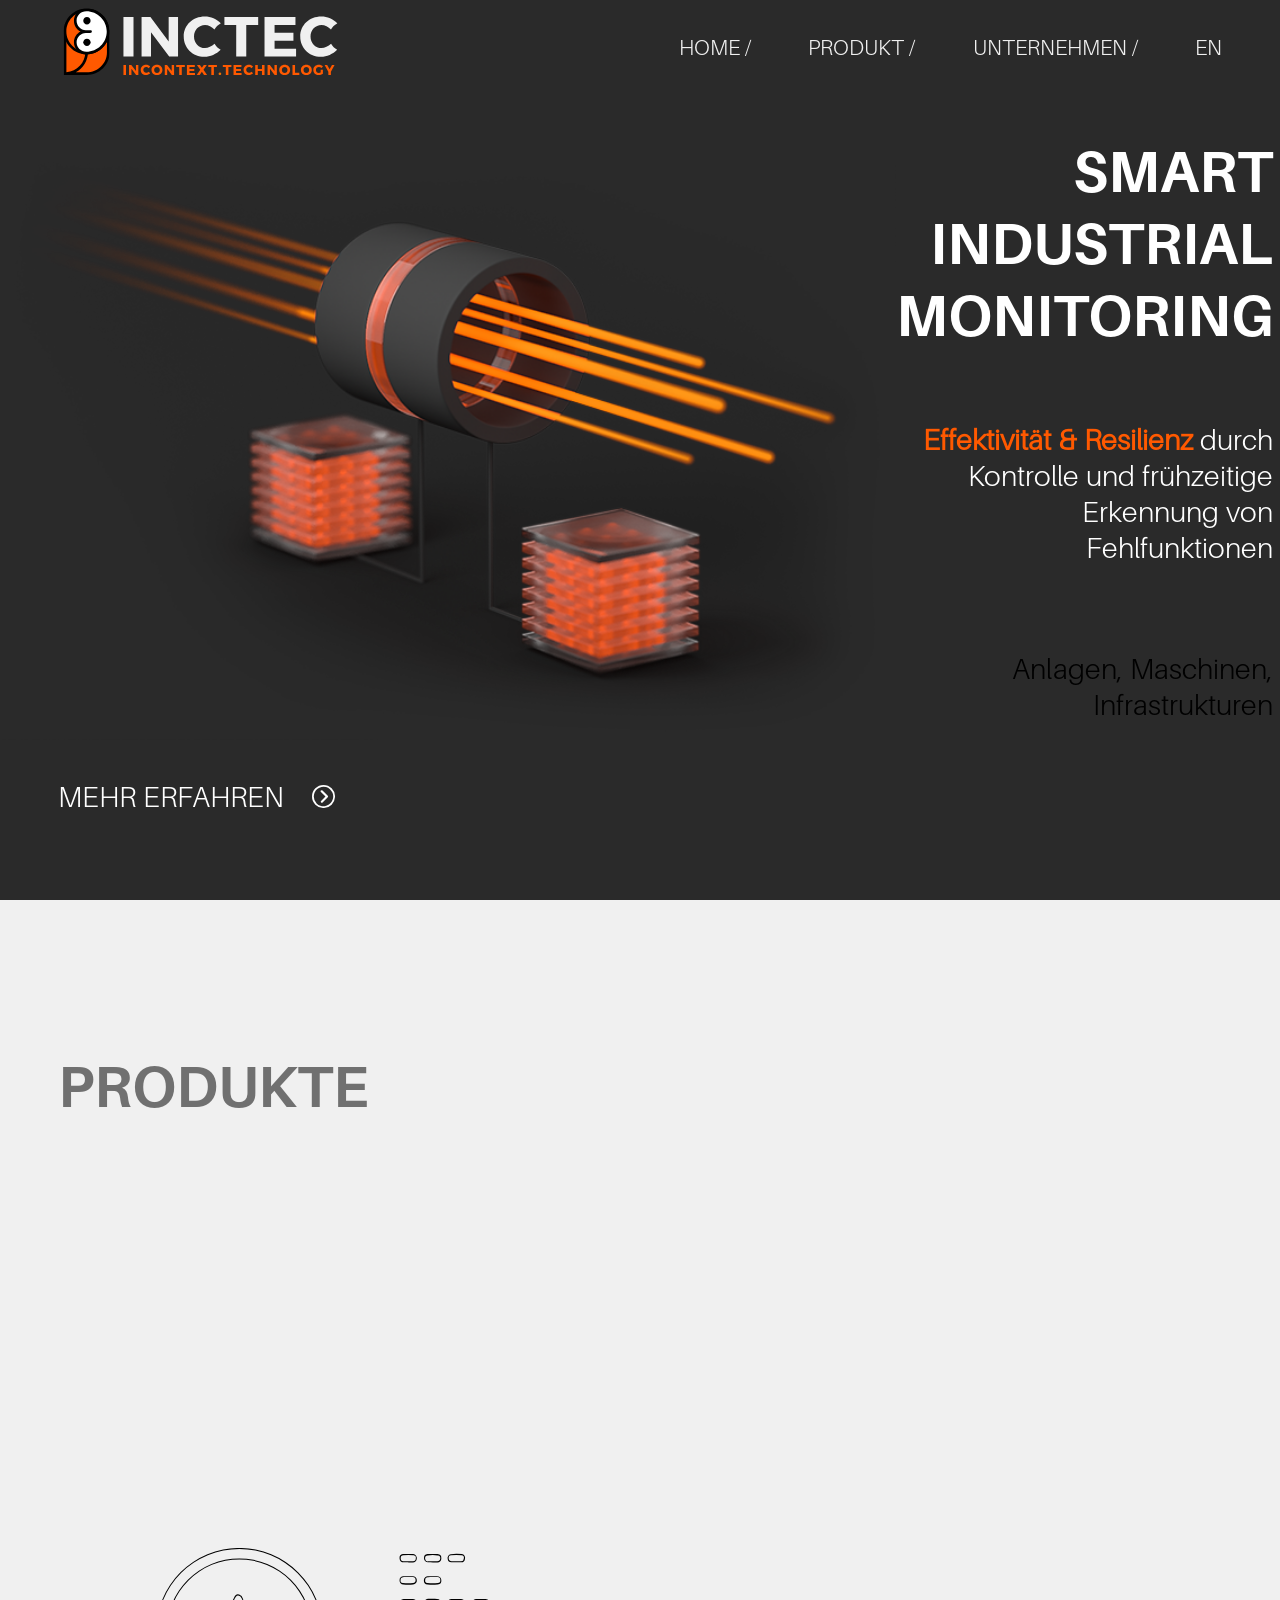
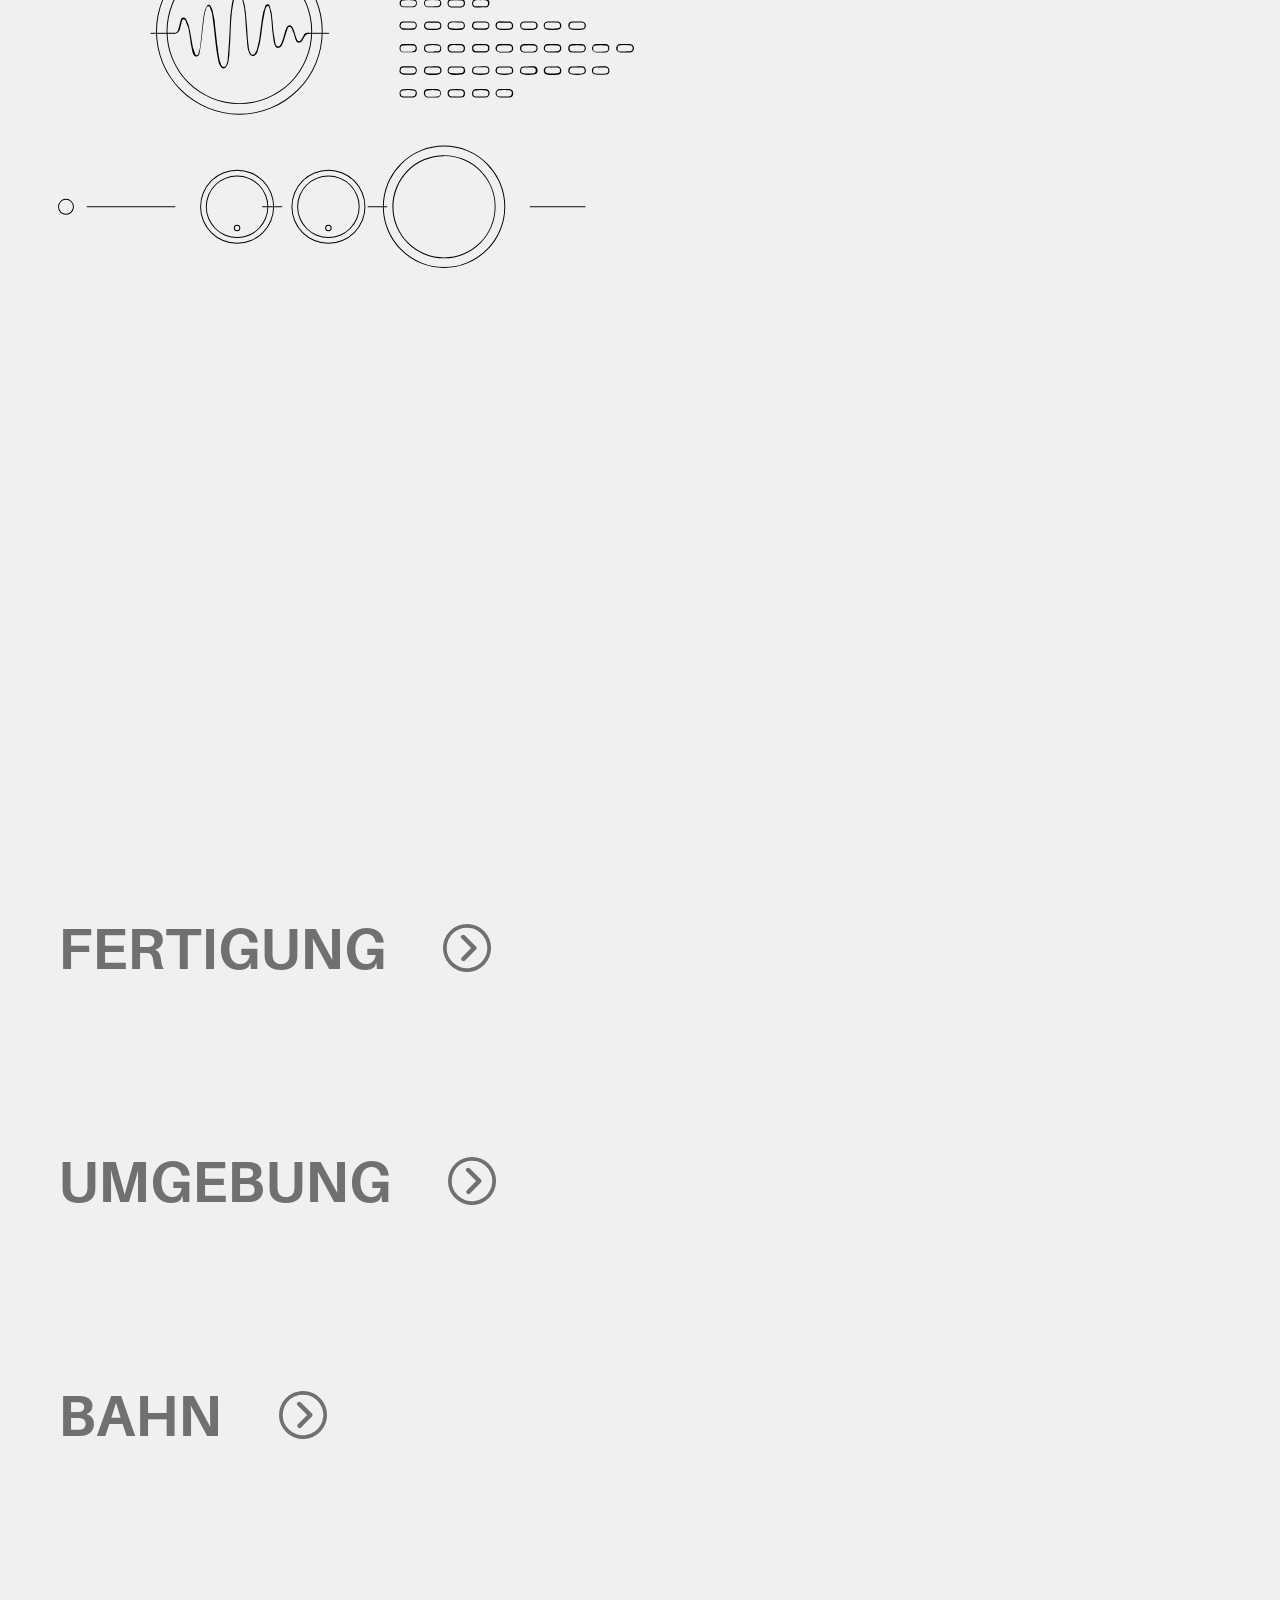
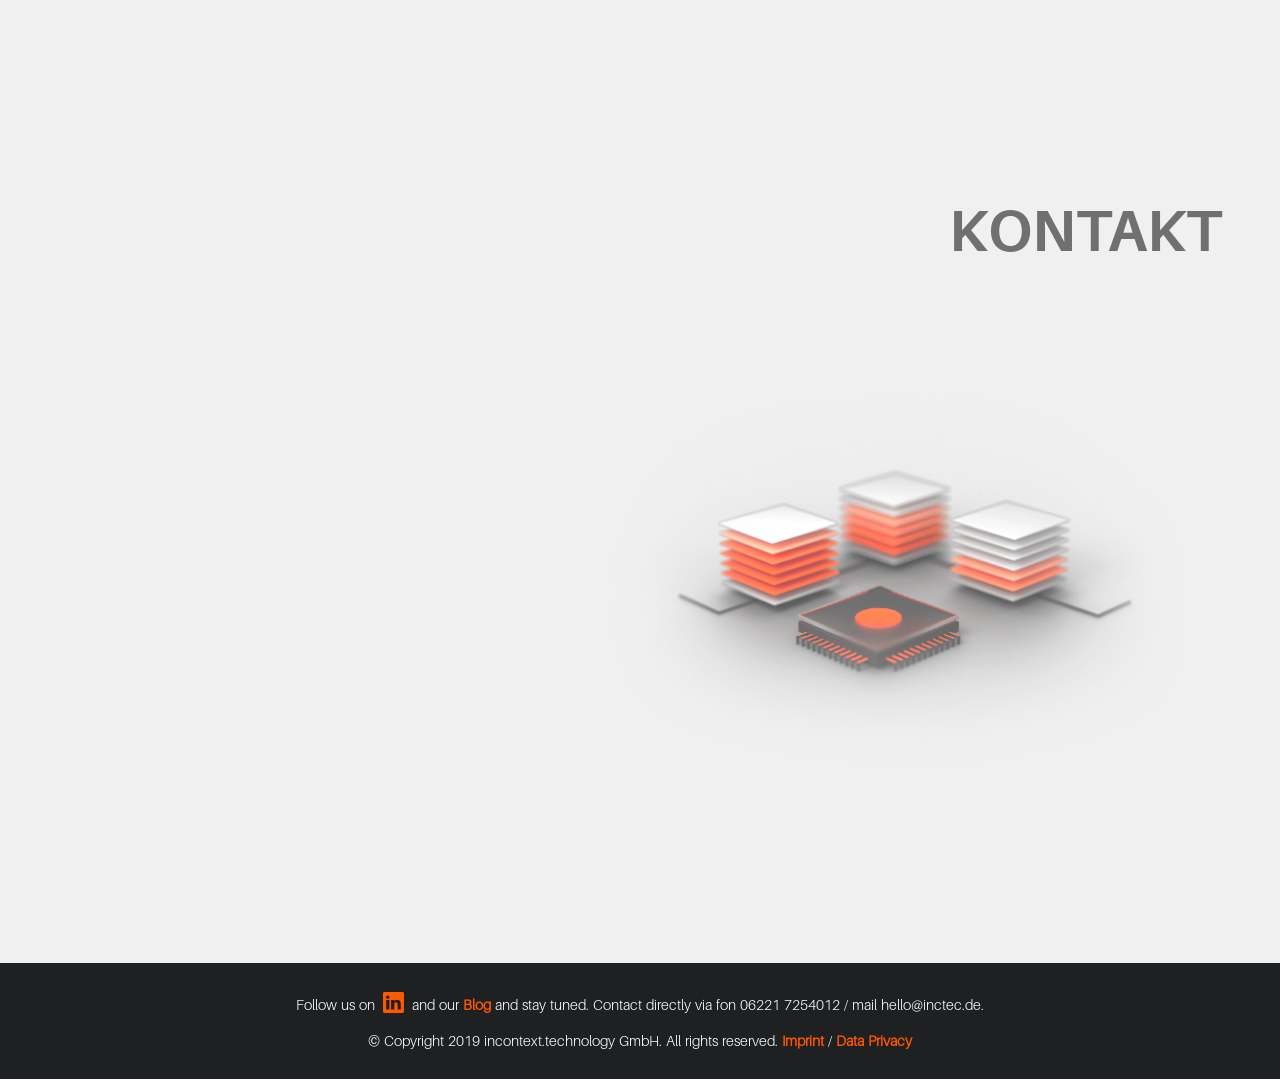
<file: de/index.html>
<!doctype html>
<html data-n-head-ssr>
  <head>
    <title>inctec</title><meta data-n-head="ssr" charset="utf-8"><meta data-n-head="ssr" name="viewport" content="width=device-width,initial-scale=1"><meta data-n-head="ssr" data-hid="description" name="description" content=""><link data-n-head="ssr" rel="apple-touch-icon" sizes="180x180" href="/apple-touch-icon.png"><link data-n-head="ssr" rel="icon" type="image/png" sizes="32x32" href="/favicon-32x32.png"><link data-n-head="ssr" rel="icon" type="image/png" sizes="16x16" href="/favicon-16x16.png"><link data-n-head="ssr" rel="manifest" href="/site.webmanifest"><link data-n-head="ssr" rel="mask-icon" href="/safari-pinned-tab.svg" color="#5bbad5"><link data-n-head="ssr" rel="icon" type="image/x-icon" href="/favicon.ico"><link rel="preload" href="/_nuxt/73c72b4.js" as="script"><link rel="preload" href="/_nuxt/3818dc6.js" as="script"><link rel="preload" href="/_nuxt/6049a89.js" as="script"><link rel="preload" href="/_nuxt/32f80d7.js" as="script"><link rel="preload" href="/_nuxt/b8cbcbb.js" as="script"><style data-vue-ssr-id="517a8dd7:0 71b9472c:0 fa7ff0ca:0 78ee6106:0 1b7833da:0 f6b95dd4:0 1930a9a0:0">code[class*=language-],pre[class*=language-]{color:#000;background:0 0;text-shadow:0 1px #fff;font-family:Consolas,Monaco,"Andale Mono","Ubuntu Mono",monospace;font-size:1em;text-align:left;white-space:pre;word-spacing:normal;word-break:normal;word-wrap:normal;line-height:1.5;-moz-tab-size:4;-o-tab-size:4;tab-size:4;-webkit-hyphens:none;-ms-hyphens:none;hyphens:none}code[class*=language-] ::-moz-selection,code[class*=language-]::-moz-selection,pre[class*=language-] ::-moz-selection,pre[class*=language-]::-moz-selection{text-shadow:none;background:#b3d4fc}code[class*=language-] ::selection,code[class*=language-]::selection,pre[class*=language-] ::selection,pre[class*=language-]::selection{text-shadow:none;background:#b3d4fc}@media print{code[class*=language-],pre[class*=language-]{text-shadow:none}}pre[class*=language-]{padding:1em;margin:.5em 0;overflow:auto}:not(pre)>code[class*=language-],pre[class*=language-]{background:#f5f2f0}:not(pre)>code[class*=language-]{padding:.1em;border-radius:.3em;white-space:normal}.token.cdata,.token.comment,.token.doctype,.token.prolog{color:#708090}.token.punctuation{color:#999}.token.namespace{opacity:.7}.token.boolean,.token.constant,.token.deleted,.token.number,.token.property,.token.symbol,.token.tag{color:#905}.token.attr-name,.token.builtin,.token.char,.token.inserted,.token.selector,.token.string{color:#690}.language-css .token.string,.style .token.string,.token.entity,.token.operator,.token.url{color:#9a6e3a;background:hsla(0,0%,100%,.5)}.token.atrule,.token.attr-value,.token.keyword{color:#07a}.token.class-name,.token.function{color:#dd4a68}.token.important,.token.regex,.token.variable{color:#e90}.token.bold,.token.important{font-weight:700}.token.italic{font-style:italic}.token.entity{cursor:help}/*!
 * animate.css - https://animate.style/
 * Version - 4.1.1
 * Licensed under the MIT license - http://opensource.org/licenses/MIT
 *
 * Copyright (c) 2020 Animate.css
 */:root{--animate-duration:1s;--animate-delay:1s;--animate-repeat:1}.animate__animated{-webkit-animation-duration:1s;-webkit-animation-duration:var(--animate-duration);animation-duration:1s;animation-duration:var(--animate-duration);-webkit-animation-fill-mode:both;animation-fill-mode:both}.animate__animated.animate__infinite{-webkit-animation-iteration-count:infinite;animation-iteration-count:infinite}.animate__animated.animate__repeat-1{-webkit-animation-iteration-count:1;-webkit-animation-iteration-count:var(--animate-repeat);animation-iteration-count:1;animation-iteration-count:var(--animate-repeat)}.animate__animated.animate__repeat-2{-webkit-animation-iteration-count:2;-webkit-animation-iteration-count:calc(var(--animate-repeat)*2);animation-iteration-count:2;animation-iteration-count:calc(var(--animate-repeat)*2)}.animate__animated.animate__repeat-3{-webkit-animation-iteration-count:3;-webkit-animation-iteration-count:calc(var(--animate-repeat)*3);animation-iteration-count:3;animation-iteration-count:calc(var(--animate-repeat)*3)}.animate__animated.animate__delay-1s{-webkit-animation-delay:1s;-webkit-animation-delay:var(--animate-delay);animation-delay:1s;animation-delay:var(--animate-delay)}.animate__animated.animate__delay-2s{-webkit-animation-delay:2s;-webkit-animation-delay:calc(var(--animate-delay)*2);animation-delay:2s;animation-delay:calc(var(--animate-delay)*2)}.animate__animated.animate__delay-3s{-webkit-animation-delay:3s;-webkit-animation-delay:calc(var(--animate-delay)*3);animation-delay:3s;animation-delay:calc(var(--animate-delay)*3)}.animate__animated.animate__delay-4s{-webkit-animation-delay:4s;-webkit-animation-delay:calc(var(--animate-delay)*4);animation-delay:4s;animation-delay:calc(var(--animate-delay)*4)}.animate__animated.animate__delay-5s{-webkit-animation-delay:5s;-webkit-animation-delay:calc(var(--animate-delay)*5);animation-delay:5s;animation-delay:calc(var(--animate-delay)*5)}.animate__animated.animate__faster{-webkit-animation-duration:.5s;-webkit-animation-duration:calc(var(--animate-duration)/2);animation-duration:.5s;animation-duration:calc(var(--animate-duration)/2)}.animate__animated.animate__fast{-webkit-animation-duration:.8s;-webkit-animation-duration:calc(var(--animate-duration)*.8);animation-duration:.8s;animation-duration:calc(var(--animate-duration)*.8)}.animate__animated.animate__slow{-webkit-animation-duration:2s;-webkit-animation-duration:calc(var(--animate-duration)*2);animation-duration:2s;animation-duration:calc(var(--animate-duration)*2)}.animate__animated.animate__slower{-webkit-animation-duration:3s;-webkit-animation-duration:calc(var(--animate-duration)*3);animation-duration:3s;animation-duration:calc(var(--animate-duration)*3)}@media (prefers-reduced-motion:reduce),print{.animate__animated{-webkit-animation-duration:1ms!important;animation-duration:1ms!important;-webkit-transition-duration:1ms!important;transition-duration:1ms!important;-webkit-animation-iteration-count:1!important;animation-iteration-count:1!important}.animate__animated[class*=Out]{opacity:0}}@-webkit-keyframes bounce{0%,20%,53%,to{-webkit-animation-timing-function:cubic-bezier(.215,.61,.355,1);animation-timing-function:cubic-bezier(.215,.61,.355,1);-webkit-transform:translateZ(0);transform:translateZ(0)}40%,43%{-webkit-animation-timing-function:cubic-bezier(.755,.05,.855,.06);animation-timing-function:cubic-bezier(.755,.05,.855,.06);-webkit-transform:translate3d(0,-30px,0) scaleY(1.1);transform:translate3d(0,-30px,0) scaleY(1.1)}70%{-webkit-animation-timing-function:cubic-bezier(.755,.05,.855,.06);animation-timing-function:cubic-bezier(.755,.05,.855,.06);-webkit-transform:translate3d(0,-15px,0) scaleY(1.05);transform:translate3d(0,-15px,0) scaleY(1.05)}80%{-webkit-transition-timing-function:cubic-bezier(.215,.61,.355,1);transition-timing-function:cubic-bezier(.215,.61,.355,1);-webkit-transform:translateZ(0) scaleY(.95);transform:translateZ(0) scaleY(.95)}90%{-webkit-transform:translate3d(0,-4px,0) scaleY(1.02);transform:translate3d(0,-4px,0) scaleY(1.02)}}@keyframes bounce{0%,20%,53%,to{-webkit-animation-timing-function:cubic-bezier(.215,.61,.355,1);animation-timing-function:cubic-bezier(.215,.61,.355,1);-webkit-transform:translateZ(0);transform:translateZ(0)}40%,43%{-webkit-animation-timing-function:cubic-bezier(.755,.05,.855,.06);animation-timing-function:cubic-bezier(.755,.05,.855,.06);-webkit-transform:translate3d(0,-30px,0) scaleY(1.1);transform:translate3d(0,-30px,0) scaleY(1.1)}70%{-webkit-animation-timing-function:cubic-bezier(.755,.05,.855,.06);animation-timing-function:cubic-bezier(.755,.05,.855,.06);-webkit-transform:translate3d(0,-15px,0) scaleY(1.05);transform:translate3d(0,-15px,0) scaleY(1.05)}80%{-webkit-transition-timing-function:cubic-bezier(.215,.61,.355,1);transition-timing-function:cubic-bezier(.215,.61,.355,1);-webkit-transform:translateZ(0) scaleY(.95);transform:translateZ(0) scaleY(.95)}90%{-webkit-transform:translate3d(0,-4px,0) scaleY(1.02);transform:translate3d(0,-4px,0) scaleY(1.02)}}.animate__bounce{-webkit-animation-name:bounce;animation-name:bounce;-webkit-transform-origin:center bottom;transform-origin:center bottom}@-webkit-keyframes flash{0%,50%,to{opacity:1}25%,75%{opacity:0}}@keyframes flash{0%,50%,to{opacity:1}25%,75%{opacity:0}}.animate__flash{-webkit-animation-name:flash;animation-name:flash}@-webkit-keyframes pulse{0%{-webkit-transform:scaleX(1);transform:scaleX(1)}50%{-webkit-transform:scale3d(1.05,1.05,1.05);transform:scale3d(1.05,1.05,1.05)}to{-webkit-transform:scaleX(1);transform:scaleX(1)}}@keyframes pulse{0%{-webkit-transform:scaleX(1);transform:scaleX(1)}50%{-webkit-transform:scale3d(1.05,1.05,1.05);transform:scale3d(1.05,1.05,1.05)}to{-webkit-transform:scaleX(1);transform:scaleX(1)}}.animate__pulse{-webkit-animation-name:pulse;animation-name:pulse;-webkit-animation-timing-function:ease-in-out;animation-timing-function:ease-in-out}@-webkit-keyframes rubberBand{0%{-webkit-transform:scaleX(1);transform:scaleX(1)}30%{-webkit-transform:scale3d(1.25,.75,1);transform:scale3d(1.25,.75,1)}40%{-webkit-transform:scale3d(.75,1.25,1);transform:scale3d(.75,1.25,1)}50%{-webkit-transform:scale3d(1.15,.85,1);transform:scale3d(1.15,.85,1)}65%{-webkit-transform:scale3d(.95,1.05,1);transform:scale3d(.95,1.05,1)}75%{-webkit-transform:scale3d(1.05,.95,1);transform:scale3d(1.05,.95,1)}to{-webkit-transform:scaleX(1);transform:scaleX(1)}}@keyframes rubberBand{0%{-webkit-transform:scaleX(1);transform:scaleX(1)}30%{-webkit-transform:scale3d(1.25,.75,1);transform:scale3d(1.25,.75,1)}40%{-webkit-transform:scale3d(.75,1.25,1);transform:scale3d(.75,1.25,1)}50%{-webkit-transform:scale3d(1.15,.85,1);transform:scale3d(1.15,.85,1)}65%{-webkit-transform:scale3d(.95,1.05,1);transform:scale3d(.95,1.05,1)}75%{-webkit-transform:scale3d(1.05,.95,1);transform:scale3d(1.05,.95,1)}to{-webkit-transform:scaleX(1);transform:scaleX(1)}}.animate__rubberBand{-webkit-animation-name:rubberBand;animation-name:rubberBand}@-webkit-keyframes shakeX{0%,to{-webkit-transform:translateZ(0);transform:translateZ(0)}10%,30%,50%,70%,90%{-webkit-transform:translate3d(-10px,0,0);transform:translate3d(-10px,0,0)}20%,40%,60%,80%{-webkit-transform:translate3d(10px,0,0);transform:translate3d(10px,0,0)}}@keyframes shakeX{0%,to{-webkit-transform:translateZ(0);transform:translateZ(0)}10%,30%,50%,70%,90%{-webkit-transform:translate3d(-10px,0,0);transform:translate3d(-10px,0,0)}20%,40%,60%,80%{-webkit-transform:translate3d(10px,0,0);transform:translate3d(10px,0,0)}}.animate__shakeX{-webkit-animation-name:shakeX;animation-name:shakeX}@-webkit-keyframes shakeY{0%,to{-webkit-transform:translateZ(0);transform:translateZ(0)}10%,30%,50%,70%,90%{-webkit-transform:translate3d(0,-10px,0);transform:translate3d(0,-10px,0)}20%,40%,60%,80%{-webkit-transform:translate3d(0,10px,0);transform:translate3d(0,10px,0)}}@keyframes shakeY{0%,to{-webkit-transform:translateZ(0);transform:translateZ(0)}10%,30%,50%,70%,90%{-webkit-transform:translate3d(0,-10px,0);transform:translate3d(0,-10px,0)}20%,40%,60%,80%{-webkit-transform:translate3d(0,10px,0);transform:translate3d(0,10px,0)}}.animate__shakeY{-webkit-animation-name:shakeY;animation-name:shakeY}@-webkit-keyframes headShake{0%{-webkit-transform:translateX(0);transform:translateX(0)}6.5%{-webkit-transform:translateX(-6px) rotateY(-9deg);transform:translateX(-6px) rotateY(-9deg)}18.5%{-webkit-transform:translateX(5px) rotateY(7deg);transform:translateX(5px) rotateY(7deg)}31.5%{-webkit-transform:translateX(-3px) rotateY(-5deg);transform:translateX(-3px) rotateY(-5deg)}43.5%{-webkit-transform:translateX(2px) rotateY(3deg);transform:translateX(2px) rotateY(3deg)}50%{-webkit-transform:translateX(0);transform:translateX(0)}}@keyframes headShake{0%{-webkit-transform:translateX(0);transform:translateX(0)}6.5%{-webkit-transform:translateX(-6px) rotateY(-9deg);transform:translateX(-6px) rotateY(-9deg)}18.5%{-webkit-transform:translateX(5px) rotateY(7deg);transform:translateX(5px) rotateY(7deg)}31.5%{-webkit-transform:translateX(-3px) rotateY(-5deg);transform:translateX(-3px) rotateY(-5deg)}43.5%{-webkit-transform:translateX(2px) rotateY(3deg);transform:translateX(2px) rotateY(3deg)}50%{-webkit-transform:translateX(0);transform:translateX(0)}}.animate__headShake{-webkit-animation-timing-function:ease-in-out;animation-timing-function:ease-in-out;-webkit-animation-name:headShake;animation-name:headShake}@-webkit-keyframes swing{20%{-webkit-transform:rotate(15deg);transform:rotate(15deg)}40%{-webkit-transform:rotate(-10deg);transform:rotate(-10deg)}60%{-webkit-transform:rotate(5deg);transform:rotate(5deg)}80%{-webkit-transform:rotate(-5deg);transform:rotate(-5deg)}to{-webkit-transform:rotate(0);transform:rotate(0)}}@keyframes swing{20%{-webkit-transform:rotate(15deg);transform:rotate(15deg)}40%{-webkit-transform:rotate(-10deg);transform:rotate(-10deg)}60%{-webkit-transform:rotate(5deg);transform:rotate(5deg)}80%{-webkit-transform:rotate(-5deg);transform:rotate(-5deg)}to{-webkit-transform:rotate(0);transform:rotate(0)}}.animate__swing{-webkit-transform-origin:top center;transform-origin:top center;-webkit-animation-name:swing;animation-name:swing}@-webkit-keyframes tada{0%{-webkit-transform:scaleX(1);transform:scaleX(1)}10%,20%{-webkit-transform:scale3d(.9,.9,.9) rotate(-3deg);transform:scale3d(.9,.9,.9) rotate(-3deg)}30%,50%,70%,90%{-webkit-transform:scale3d(1.1,1.1,1.1) rotate(3deg);transform:scale3d(1.1,1.1,1.1) rotate(3deg)}40%,60%,80%{-webkit-transform:scale3d(1.1,1.1,1.1) rotate(-3deg);transform:scale3d(1.1,1.1,1.1) rotate(-3deg)}to{-webkit-transform:scaleX(1);transform:scaleX(1)}}@keyframes tada{0%{-webkit-transform:scaleX(1);transform:scaleX(1)}10%,20%{-webkit-transform:scale3d(.9,.9,.9) rotate(-3deg);transform:scale3d(.9,.9,.9) rotate(-3deg)}30%,50%,70%,90%{-webkit-transform:scale3d(1.1,1.1,1.1) rotate(3deg);transform:scale3d(1.1,1.1,1.1) rotate(3deg)}40%,60%,80%{-webkit-transform:scale3d(1.1,1.1,1.1) rotate(-3deg);transform:scale3d(1.1,1.1,1.1) rotate(-3deg)}to{-webkit-transform:scaleX(1);transform:scaleX(1)}}.animate__tada{-webkit-animation-name:tada;animation-name:tada}@-webkit-keyframes wobble{0%{-webkit-transform:translateZ(0);transform:translateZ(0)}15%{-webkit-transform:translate3d(-25%,0,0) rotate(-5deg);transform:translate3d(-25%,0,0) rotate(-5deg)}30%{-webkit-transform:translate3d(20%,0,0) rotate(3deg);transform:translate3d(20%,0,0) rotate(3deg)}45%{-webkit-transform:translate3d(-15%,0,0) rotate(-3deg);transform:translate3d(-15%,0,0) rotate(-3deg)}60%{-webkit-transform:translate3d(10%,0,0) rotate(2deg);transform:translate3d(10%,0,0) rotate(2deg)}75%{-webkit-transform:translate3d(-5%,0,0) rotate(-1deg);transform:translate3d(-5%,0,0) rotate(-1deg)}to{-webkit-transform:translateZ(0);transform:translateZ(0)}}@keyframes wobble{0%{-webkit-transform:translateZ(0);transform:translateZ(0)}15%{-webkit-transform:translate3d(-25%,0,0) rotate(-5deg);transform:translate3d(-25%,0,0) rotate(-5deg)}30%{-webkit-transform:translate3d(20%,0,0) rotate(3deg);transform:translate3d(20%,0,0) rotate(3deg)}45%{-webkit-transform:translate3d(-15%,0,0) rotate(-3deg);transform:translate3d(-15%,0,0) rotate(-3deg)}60%{-webkit-transform:translate3d(10%,0,0) rotate(2deg);transform:translate3d(10%,0,0) rotate(2deg)}75%{-webkit-transform:translate3d(-5%,0,0) rotate(-1deg);transform:translate3d(-5%,0,0) rotate(-1deg)}to{-webkit-transform:translateZ(0);transform:translateZ(0)}}.animate__wobble{-webkit-animation-name:wobble;animation-name:wobble}@-webkit-keyframes jello{0%,11.1%,to{-webkit-transform:translateZ(0);transform:translateZ(0)}22.2%{-webkit-transform:skewX(-12.5deg) skewY(-12.5deg);transform:skewX(-12.5deg) skewY(-12.5deg)}33.3%{-webkit-transform:skewX(6.25deg) skewY(6.25deg);transform:skewX(6.25deg) skewY(6.25deg)}44.4%{-webkit-transform:skewX(-3.125deg) skewY(-3.125deg);transform:skewX(-3.125deg) skewY(-3.125deg)}55.5%{-webkit-transform:skewX(1.5625deg) skewY(1.5625deg);transform:skewX(1.5625deg) skewY(1.5625deg)}66.6%{-webkit-transform:skewX(-.78125deg) skewY(-.78125deg);transform:skewX(-.78125deg) skewY(-.78125deg)}77.7%{-webkit-transform:skewX(.390625deg) skewY(.390625deg);transform:skewX(.390625deg) skewY(.390625deg)}88.8%{-webkit-transform:skewX(-.1953125deg) skewY(-.1953125deg);transform:skewX(-.1953125deg) skewY(-.1953125deg)}}@keyframes jello{0%,11.1%,to{-webkit-transform:translateZ(0);transform:translateZ(0)}22.2%{-webkit-transform:skewX(-12.5deg) skewY(-12.5deg);transform:skewX(-12.5deg) skewY(-12.5deg)}33.3%{-webkit-transform:skewX(6.25deg) skewY(6.25deg);transform:skewX(6.25deg) skewY(6.25deg)}44.4%{-webkit-transform:skewX(-3.125deg) skewY(-3.125deg);transform:skewX(-3.125deg) skewY(-3.125deg)}55.5%{-webkit-transform:skewX(1.5625deg) skewY(1.5625deg);transform:skewX(1.5625deg) skewY(1.5625deg)}66.6%{-webkit-transform:skewX(-.78125deg) skewY(-.78125deg);transform:skewX(-.78125deg) skewY(-.78125deg)}77.7%{-webkit-transform:skewX(.390625deg) skewY(.390625deg);transform:skewX(.390625deg) skewY(.390625deg)}88.8%{-webkit-transform:skewX(-.1953125deg) skewY(-.1953125deg);transform:skewX(-.1953125deg) skewY(-.1953125deg)}}.animate__jello{-webkit-animation-name:jello;animation-name:jello;-webkit-transform-origin:center;transform-origin:center}@-webkit-keyframes heartBeat{0%{-webkit-transform:scale(1);transform:scale(1)}14%{-webkit-transform:scale(1.3);transform:scale(1.3)}28%{-webkit-transform:scale(1);transform:scale(1)}42%{-webkit-transform:scale(1.3);transform:scale(1.3)}70%{-webkit-transform:scale(1);transform:scale(1)}}@keyframes heartBeat{0%{-webkit-transform:scale(1);transform:scale(1)}14%{-webkit-transform:scale(1.3);transform:scale(1.3)}28%{-webkit-transform:scale(1);transform:scale(1)}42%{-webkit-transform:scale(1.3);transform:scale(1.3)}70%{-webkit-transform:scale(1);transform:scale(1)}}.animate__heartBeat{-webkit-animation-name:heartBeat;animation-name:heartBeat;-webkit-animation-duration:1.3s;-webkit-animation-duration:calc(var(--animate-duration)*1.3);animation-duration:1.3s;animation-duration:calc(var(--animate-duration)*1.3);-webkit-animation-timing-function:ease-in-out;animation-timing-function:ease-in-out}@-webkit-keyframes backInDown{0%{-webkit-transform:translateY(-1200px) scale(.7);transform:translateY(-1200px) scale(.7);opacity:.7}80%{-webkit-transform:translateY(0) scale(.7);transform:translateY(0) scale(.7);opacity:.7}to{-webkit-transform:scale(1);transform:scale(1);opacity:1}}@keyframes backInDown{0%{-webkit-transform:translateY(-1200px) scale(.7);transform:translateY(-1200px) scale(.7);opacity:.7}80%{-webkit-transform:translateY(0) scale(.7);transform:translateY(0) scale(.7);opacity:.7}to{-webkit-transform:scale(1);transform:scale(1);opacity:1}}.animate__backInDown{-webkit-animation-name:backInDown;animation-name:backInDown}@-webkit-keyframes backInLeft{0%{-webkit-transform:translateX(-2000px) scale(.7);transform:translateX(-2000px) scale(.7);opacity:.7}80%{-webkit-transform:translateX(0) scale(.7);transform:translateX(0) scale(.7);opacity:.7}to{-webkit-transform:scale(1);transform:scale(1);opacity:1}}@keyframes backInLeft{0%{-webkit-transform:translateX(-2000px) scale(.7);transform:translateX(-2000px) scale(.7);opacity:.7}80%{-webkit-transform:translateX(0) scale(.7);transform:translateX(0) scale(.7);opacity:.7}to{-webkit-transform:scale(1);transform:scale(1);opacity:1}}.animate__backInLeft{-webkit-animation-name:backInLeft;animation-name:backInLeft}@-webkit-keyframes backInRight{0%{-webkit-transform:translateX(2000px) scale(.7);transform:translateX(2000px) scale(.7);opacity:.7}80%{-webkit-transform:translateX(0) scale(.7);transform:translateX(0) scale(.7);opacity:.7}to{-webkit-transform:scale(1);transform:scale(1);opacity:1}}@keyframes backInRight{0%{-webkit-transform:translateX(2000px) scale(.7);transform:translateX(2000px) scale(.7);opacity:.7}80%{-webkit-transform:translateX(0) scale(.7);transform:translateX(0) scale(.7);opacity:.7}to{-webkit-transform:scale(1);transform:scale(1);opacity:1}}.animate__backInRight{-webkit-animation-name:backInRight;animation-name:backInRight}@-webkit-keyframes backInUp{0%{-webkit-transform:translateY(1200px) scale(.7);transform:translateY(1200px) scale(.7);opacity:.7}80%{-webkit-transform:translateY(0) scale(.7);transform:translateY(0) scale(.7);opacity:.7}to{-webkit-transform:scale(1);transform:scale(1);opacity:1}}@keyframes backInUp{0%{-webkit-transform:translateY(1200px) scale(.7);transform:translateY(1200px) scale(.7);opacity:.7}80%{-webkit-transform:translateY(0) scale(.7);transform:translateY(0) scale(.7);opacity:.7}to{-webkit-transform:scale(1);transform:scale(1);opacity:1}}.animate__backInUp{-webkit-animation-name:backInUp;animation-name:backInUp}@-webkit-keyframes backOutDown{0%{-webkit-transform:scale(1);transform:scale(1);opacity:1}20%{-webkit-transform:translateY(0) scale(.7);transform:translateY(0) scale(.7);opacity:.7}to{-webkit-transform:translateY(700px) scale(.7);transform:translateY(700px) scale(.7);opacity:.7}}@keyframes backOutDown{0%{-webkit-transform:scale(1);transform:scale(1);opacity:1}20%{-webkit-transform:translateY(0) scale(.7);transform:translateY(0) scale(.7);opacity:.7}to{-webkit-transform:translateY(700px) scale(.7);transform:translateY(700px) scale(.7);opacity:.7}}.animate__backOutDown{-webkit-animation-name:backOutDown;animation-name:backOutDown}@-webkit-keyframes backOutLeft{0%{-webkit-transform:scale(1);transform:scale(1);opacity:1}20%{-webkit-transform:translateX(0) scale(.7);transform:translateX(0) scale(.7);opacity:.7}to{-webkit-transform:translateX(-2000px) scale(.7);transform:translateX(-2000px) scale(.7);opacity:.7}}@keyframes backOutLeft{0%{-webkit-transform:scale(1);transform:scale(1);opacity:1}20%{-webkit-transform:translateX(0) scale(.7);transform:translateX(0) scale(.7);opacity:.7}to{-webkit-transform:translateX(-2000px) scale(.7);transform:translateX(-2000px) scale(.7);opacity:.7}}.animate__backOutLeft{-webkit-animation-name:backOutLeft;animation-name:backOutLeft}@-webkit-keyframes backOutRight{0%{-webkit-transform:scale(1);transform:scale(1);opacity:1}20%{-webkit-transform:translateX(0) scale(.7);transform:translateX(0) scale(.7);opacity:.7}to{-webkit-transform:translateX(2000px) scale(.7);transform:translateX(2000px) scale(.7);opacity:.7}}@keyframes backOutRight{0%{-webkit-transform:scale(1);transform:scale(1);opacity:1}20%{-webkit-transform:translateX(0) scale(.7);transform:translateX(0) scale(.7);opacity:.7}to{-webkit-transform:translateX(2000px) scale(.7);transform:translateX(2000px) scale(.7);opacity:.7}}.animate__backOutRight{-webkit-animation-name:backOutRight;animation-name:backOutRight}@-webkit-keyframes backOutUp{0%{-webkit-transform:scale(1);transform:scale(1);opacity:1}20%{-webkit-transform:translateY(0) scale(.7);transform:translateY(0) scale(.7);opacity:.7}to{-webkit-transform:translateY(-700px) scale(.7);transform:translateY(-700px) scale(.7);opacity:.7}}@keyframes backOutUp{0%{-webkit-transform:scale(1);transform:scale(1);opacity:1}20%{-webkit-transform:translateY(0) scale(.7);transform:translateY(0) scale(.7);opacity:.7}to{-webkit-transform:translateY(-700px) scale(.7);transform:translateY(-700px) scale(.7);opacity:.7}}.animate__backOutUp{-webkit-animation-name:backOutUp;animation-name:backOutUp}@-webkit-keyframes bounceIn{0%,20%,40%,60%,80%,to{-webkit-animation-timing-function:cubic-bezier(.215,.61,.355,1);animation-timing-function:cubic-bezier(.215,.61,.355,1)}0%{opacity:0;-webkit-transform:scale3d(.3,.3,.3);transform:scale3d(.3,.3,.3)}20%{-webkit-transform:scale3d(1.1,1.1,1.1);transform:scale3d(1.1,1.1,1.1)}40%{-webkit-transform:scale3d(.9,.9,.9);transform:scale3d(.9,.9,.9)}60%{opacity:1;-webkit-transform:scale3d(1.03,1.03,1.03);transform:scale3d(1.03,1.03,1.03)}80%{-webkit-transform:scale3d(.97,.97,.97);transform:scale3d(.97,.97,.97)}to{opacity:1;-webkit-transform:scaleX(1);transform:scaleX(1)}}@keyframes bounceIn{0%,20%,40%,60%,80%,to{-webkit-animation-timing-function:cubic-bezier(.215,.61,.355,1);animation-timing-function:cubic-bezier(.215,.61,.355,1)}0%{opacity:0;-webkit-transform:scale3d(.3,.3,.3);transform:scale3d(.3,.3,.3)}20%{-webkit-transform:scale3d(1.1,1.1,1.1);transform:scale3d(1.1,1.1,1.1)}40%{-webkit-transform:scale3d(.9,.9,.9);transform:scale3d(.9,.9,.9)}60%{opacity:1;-webkit-transform:scale3d(1.03,1.03,1.03);transform:scale3d(1.03,1.03,1.03)}80%{-webkit-transform:scale3d(.97,.97,.97);transform:scale3d(.97,.97,.97)}to{opacity:1;-webkit-transform:scaleX(1);transform:scaleX(1)}}.animate__bounceIn{-webkit-animation-duration:.75s;-webkit-animation-duration:calc(var(--animate-duration)*.75);animation-duration:.75s;animation-duration:calc(var(--animate-duration)*.75);-webkit-animation-name:bounceIn;animation-name:bounceIn}@-webkit-keyframes bounceInDown{0%,60%,75%,90%,to{-webkit-animation-timing-function:cubic-bezier(.215,.61,.355,1);animation-timing-function:cubic-bezier(.215,.61,.355,1)}0%{opacity:0;-webkit-transform:translate3d(0,-3000px,0) scaleY(3);transform:translate3d(0,-3000px,0) scaleY(3)}60%{opacity:1;-webkit-transform:translate3d(0,25px,0) scaleY(.9);transform:translate3d(0,25px,0) scaleY(.9)}75%{-webkit-transform:translate3d(0,-10px,0) scaleY(.95);transform:translate3d(0,-10px,0) scaleY(.95)}90%{-webkit-transform:translate3d(0,5px,0) scaleY(.985);transform:translate3d(0,5px,0) scaleY(.985)}to{-webkit-transform:translateZ(0);transform:translateZ(0)}}@keyframes bounceInDown{0%,60%,75%,90%,to{-webkit-animation-timing-function:cubic-bezier(.215,.61,.355,1);animation-timing-function:cubic-bezier(.215,.61,.355,1)}0%{opacity:0;-webkit-transform:translate3d(0,-3000px,0) scaleY(3);transform:translate3d(0,-3000px,0) scaleY(3)}60%{opacity:1;-webkit-transform:translate3d(0,25px,0) scaleY(.9);transform:translate3d(0,25px,0) scaleY(.9)}75%{-webkit-transform:translate3d(0,-10px,0) scaleY(.95);transform:translate3d(0,-10px,0) scaleY(.95)}90%{-webkit-transform:translate3d(0,5px,0) scaleY(.985);transform:translate3d(0,5px,0) scaleY(.985)}to{-webkit-transform:translateZ(0);transform:translateZ(0)}}.animate__bounceInDown{-webkit-animation-name:bounceInDown;animation-name:bounceInDown}@-webkit-keyframes bounceInLeft{0%,60%,75%,90%,to{-webkit-animation-timing-function:cubic-bezier(.215,.61,.355,1);animation-timing-function:cubic-bezier(.215,.61,.355,1)}0%{opacity:0;-webkit-transform:translate3d(-3000px,0,0) scaleX(3);transform:translate3d(-3000px,0,0) scaleX(3)}60%{opacity:1;-webkit-transform:translate3d(25px,0,0) scaleX(1);transform:translate3d(25px,0,0) scaleX(1)}75%{-webkit-transform:translate3d(-10px,0,0) scaleX(.98);transform:translate3d(-10px,0,0) scaleX(.98)}90%{-webkit-transform:translate3d(5px,0,0) scaleX(.995);transform:translate3d(5px,0,0) scaleX(.995)}to{-webkit-transform:translateZ(0);transform:translateZ(0)}}@keyframes bounceInLeft{0%,60%,75%,90%,to{-webkit-animation-timing-function:cubic-bezier(.215,.61,.355,1);animation-timing-function:cubic-bezier(.215,.61,.355,1)}0%{opacity:0;-webkit-transform:translate3d(-3000px,0,0) scaleX(3);transform:translate3d(-3000px,0,0) scaleX(3)}60%{opacity:1;-webkit-transform:translate3d(25px,0,0) scaleX(1);transform:translate3d(25px,0,0) scaleX(1)}75%{-webkit-transform:translate3d(-10px,0,0) scaleX(.98);transform:translate3d(-10px,0,0) scaleX(.98)}90%{-webkit-transform:translate3d(5px,0,0) scaleX(.995);transform:translate3d(5px,0,0) scaleX(.995)}to{-webkit-transform:translateZ(0);transform:translateZ(0)}}.animate__bounceInLeft{-webkit-animation-name:bounceInLeft;animation-name:bounceInLeft}@-webkit-keyframes bounceInRight{0%,60%,75%,90%,to{-webkit-animation-timing-function:cubic-bezier(.215,.61,.355,1);animation-timing-function:cubic-bezier(.215,.61,.355,1)}0%{opacity:0;-webkit-transform:translate3d(3000px,0,0) scaleX(3);transform:translate3d(3000px,0,0) scaleX(3)}60%{opacity:1;-webkit-transform:translate3d(-25px,0,0) scaleX(1);transform:translate3d(-25px,0,0) scaleX(1)}75%{-webkit-transform:translate3d(10px,0,0) scaleX(.98);transform:translate3d(10px,0,0) scaleX(.98)}90%{-webkit-transform:translate3d(-5px,0,0) scaleX(.995);transform:translate3d(-5px,0,0) scaleX(.995)}to{-webkit-transform:translateZ(0);transform:translateZ(0)}}@keyframes bounceInRight{0%,60%,75%,90%,to{-webkit-animation-timing-function:cubic-bezier(.215,.61,.355,1);animation-timing-function:cubic-bezier(.215,.61,.355,1)}0%{opacity:0;-webkit-transform:translate3d(3000px,0,0) scaleX(3);transform:translate3d(3000px,0,0) scaleX(3)}60%{opacity:1;-webkit-transform:translate3d(-25px,0,0) scaleX(1);transform:translate3d(-25px,0,0) scaleX(1)}75%{-webkit-transform:translate3d(10px,0,0) scaleX(.98);transform:translate3d(10px,0,0) scaleX(.98)}90%{-webkit-transform:translate3d(-5px,0,0) scaleX(.995);transform:translate3d(-5px,0,0) scaleX(.995)}to{-webkit-transform:translateZ(0);transform:translateZ(0)}}.animate__bounceInRight{-webkit-animation-name:bounceInRight;animation-name:bounceInRight}@-webkit-keyframes bounceInUp{0%,60%,75%,90%,to{-webkit-animation-timing-function:cubic-bezier(.215,.61,.355,1);animation-timing-function:cubic-bezier(.215,.61,.355,1)}0%{opacity:0;-webkit-transform:translate3d(0,3000px,0) scaleY(5);transform:translate3d(0,3000px,0) scaleY(5)}60%{opacity:1;-webkit-transform:translate3d(0,-20px,0) scaleY(.9);transform:translate3d(0,-20px,0) scaleY(.9)}75%{-webkit-transform:translate3d(0,10px,0) scaleY(.95);transform:translate3d(0,10px,0) scaleY(.95)}90%{-webkit-transform:translate3d(0,-5px,0) scaleY(.985);transform:translate3d(0,-5px,0) scaleY(.985)}to{-webkit-transform:translateZ(0);transform:translateZ(0)}}@keyframes bounceInUp{0%,60%,75%,90%,to{-webkit-animation-timing-function:cubic-bezier(.215,.61,.355,1);animation-timing-function:cubic-bezier(.215,.61,.355,1)}0%{opacity:0;-webkit-transform:translate3d(0,3000px,0) scaleY(5);transform:translate3d(0,3000px,0) scaleY(5)}60%{opacity:1;-webkit-transform:translate3d(0,-20px,0) scaleY(.9);transform:translate3d(0,-20px,0) scaleY(.9)}75%{-webkit-transform:translate3d(0,10px,0) scaleY(.95);transform:translate3d(0,10px,0) scaleY(.95)}90%{-webkit-transform:translate3d(0,-5px,0) scaleY(.985);transform:translate3d(0,-5px,0) scaleY(.985)}to{-webkit-transform:translateZ(0);transform:translateZ(0)}}.animate__bounceInUp{-webkit-animation-name:bounceInUp;animation-name:bounceInUp}@-webkit-keyframes bounceOut{20%{-webkit-transform:scale3d(.9,.9,.9);transform:scale3d(.9,.9,.9)}50%,55%{opacity:1;-webkit-transform:scale3d(1.1,1.1,1.1);transform:scale3d(1.1,1.1,1.1)}to{opacity:0;-webkit-transform:scale3d(.3,.3,.3);transform:scale3d(.3,.3,.3)}}@keyframes bounceOut{20%{-webkit-transform:scale3d(.9,.9,.9);transform:scale3d(.9,.9,.9)}50%,55%{opacity:1;-webkit-transform:scale3d(1.1,1.1,1.1);transform:scale3d(1.1,1.1,1.1)}to{opacity:0;-webkit-transform:scale3d(.3,.3,.3);transform:scale3d(.3,.3,.3)}}.animate__bounceOut{-webkit-animation-duration:.75s;-webkit-animation-duration:calc(var(--animate-duration)*.75);animation-duration:.75s;animation-duration:calc(var(--animate-duration)*.75);-webkit-animation-name:bounceOut;animation-name:bounceOut}@-webkit-keyframes bounceOutDown{20%{-webkit-transform:translate3d(0,10px,0) scaleY(.985);transform:translate3d(0,10px,0) scaleY(.985)}40%,45%{opacity:1;-webkit-transform:translate3d(0,-20px,0) scaleY(.9);transform:translate3d(0,-20px,0) scaleY(.9)}to{opacity:0;-webkit-transform:translate3d(0,2000px,0) scaleY(3);transform:translate3d(0,2000px,0) scaleY(3)}}@keyframes bounceOutDown{20%{-webkit-transform:translate3d(0,10px,0) scaleY(.985);transform:translate3d(0,10px,0) scaleY(.985)}40%,45%{opacity:1;-webkit-transform:translate3d(0,-20px,0) scaleY(.9);transform:translate3d(0,-20px,0) scaleY(.9)}to{opacity:0;-webkit-transform:translate3d(0,2000px,0) scaleY(3);transform:translate3d(0,2000px,0) scaleY(3)}}.animate__bounceOutDown{-webkit-animation-name:bounceOutDown;animation-name:bounceOutDown}@-webkit-keyframes bounceOutLeft{20%{opacity:1;-webkit-transform:translate3d(20px,0,0) scaleX(.9);transform:translate3d(20px,0,0) scaleX(.9)}to{opacity:0;-webkit-transform:translate3d(-2000px,0,0) scaleX(2);transform:translate3d(-2000px,0,0) scaleX(2)}}@keyframes bounceOutLeft{20%{opacity:1;-webkit-transform:translate3d(20px,0,0) scaleX(.9);transform:translate3d(20px,0,0) scaleX(.9)}to{opacity:0;-webkit-transform:translate3d(-2000px,0,0) scaleX(2);transform:translate3d(-2000px,0,0) scaleX(2)}}.animate__bounceOutLeft{-webkit-animation-name:bounceOutLeft;animation-name:bounceOutLeft}@-webkit-keyframes bounceOutRight{20%{opacity:1;-webkit-transform:translate3d(-20px,0,0) scaleX(.9);transform:translate3d(-20px,0,0) scaleX(.9)}to{opacity:0;-webkit-transform:translate3d(2000px,0,0) scaleX(2);transform:translate3d(2000px,0,0) scaleX(2)}}@keyframes bounceOutRight{20%{opacity:1;-webkit-transform:translate3d(-20px,0,0) scaleX(.9);transform:translate3d(-20px,0,0) scaleX(.9)}to{opacity:0;-webkit-transform:translate3d(2000px,0,0) scaleX(2);transform:translate3d(2000px,0,0) scaleX(2)}}.animate__bounceOutRight{-webkit-animation-name:bounceOutRight;animation-name:bounceOutRight}@-webkit-keyframes bounceOutUp{20%{-webkit-transform:translate3d(0,-10px,0) scaleY(.985);transform:translate3d(0,-10px,0) scaleY(.985)}40%,45%{opacity:1;-webkit-transform:translate3d(0,20px,0) scaleY(.9);transform:translate3d(0,20px,0) scaleY(.9)}to{opacity:0;-webkit-transform:translate3d(0,-2000px,0) scaleY(3);transform:translate3d(0,-2000px,0) scaleY(3)}}@keyframes bounceOutUp{20%{-webkit-transform:translate3d(0,-10px,0) scaleY(.985);transform:translate3d(0,-10px,0) scaleY(.985)}40%,45%{opacity:1;-webkit-transform:translate3d(0,20px,0) scaleY(.9);transform:translate3d(0,20px,0) scaleY(.9)}to{opacity:0;-webkit-transform:translate3d(0,-2000px,0) scaleY(3);transform:translate3d(0,-2000px,0) scaleY(3)}}.animate__bounceOutUp{-webkit-animation-name:bounceOutUp;animation-name:bounceOutUp}@-webkit-keyframes fadeIn{0%{opacity:0}to{opacity:1}}@keyframes fadeIn{0%{opacity:0}to{opacity:1}}.animate__fadeIn{-webkit-animation-name:fadeIn;animation-name:fadeIn}@-webkit-keyframes fadeInDown{0%{opacity:0;-webkit-transform:translate3d(0,-100%,0);transform:translate3d(0,-100%,0)}to{opacity:1;-webkit-transform:translateZ(0);transform:translateZ(0)}}@keyframes fadeInDown{0%{opacity:0;-webkit-transform:translate3d(0,-100%,0);transform:translate3d(0,-100%,0)}to{opacity:1;-webkit-transform:translateZ(0);transform:translateZ(0)}}.animate__fadeInDown{-webkit-animation-name:fadeInDown;animation-name:fadeInDown}@-webkit-keyframes fadeInDownBig{0%{opacity:0;-webkit-transform:translate3d(0,-2000px,0);transform:translate3d(0,-2000px,0)}to{opacity:1;-webkit-transform:translateZ(0);transform:translateZ(0)}}@keyframes fadeInDownBig{0%{opacity:0;-webkit-transform:translate3d(0,-2000px,0);transform:translate3d(0,-2000px,0)}to{opacity:1;-webkit-transform:translateZ(0);transform:translateZ(0)}}.animate__fadeInDownBig{-webkit-animation-name:fadeInDownBig;animation-name:fadeInDownBig}@-webkit-keyframes fadeInLeft{0%{opacity:0;-webkit-transform:translate3d(-100%,0,0);transform:translate3d(-100%,0,0)}to{opacity:1;-webkit-transform:translateZ(0);transform:translateZ(0)}}@keyframes fadeInLeft{0%{opacity:0;-webkit-transform:translate3d(-100%,0,0);transform:translate3d(-100%,0,0)}to{opacity:1;-webkit-transform:translateZ(0);transform:translateZ(0)}}.animate__fadeInLeft{-webkit-animation-name:fadeInLeft;animation-name:fadeInLeft}@-webkit-keyframes fadeInLeftBig{0%{opacity:0;-webkit-transform:translate3d(-2000px,0,0);transform:translate3d(-2000px,0,0)}to{opacity:1;-webkit-transform:translateZ(0);transform:translateZ(0)}}@keyframes fadeInLeftBig{0%{opacity:0;-webkit-transform:translate3d(-2000px,0,0);transform:translate3d(-2000px,0,0)}to{opacity:1;-webkit-transform:translateZ(0);transform:translateZ(0)}}.animate__fadeInLeftBig{-webkit-animation-name:fadeInLeftBig;animation-name:fadeInLeftBig}@-webkit-keyframes fadeInRight{0%{opacity:0;-webkit-transform:translate3d(100%,0,0);transform:translate3d(100%,0,0)}to{opacity:1;-webkit-transform:translateZ(0);transform:translateZ(0)}}@keyframes fadeInRight{0%{opacity:0;-webkit-transform:translate3d(100%,0,0);transform:translate3d(100%,0,0)}to{opacity:1;-webkit-transform:translateZ(0);transform:translateZ(0)}}.animate__fadeInRight{-webkit-animation-name:fadeInRight;animation-name:fadeInRight}@-webkit-keyframes fadeInRightBig{0%{opacity:0;-webkit-transform:translate3d(2000px,0,0);transform:translate3d(2000px,0,0)}to{opacity:1;-webkit-transform:translateZ(0);transform:translateZ(0)}}@keyframes fadeInRightBig{0%{opacity:0;-webkit-transform:translate3d(2000px,0,0);transform:translate3d(2000px,0,0)}to{opacity:1;-webkit-transform:translateZ(0);transform:translateZ(0)}}.animate__fadeInRightBig{-webkit-animation-name:fadeInRightBig;animation-name:fadeInRightBig}@-webkit-keyframes fadeInUp{0%{opacity:0;-webkit-transform:translate3d(0,100%,0);transform:translate3d(0,100%,0)}to{opacity:1;-webkit-transform:translateZ(0);transform:translateZ(0)}}@keyframes fadeInUp{0%{opacity:0;-webkit-transform:translate3d(0,100%,0);transform:translate3d(0,100%,0)}to{opacity:1;-webkit-transform:translateZ(0);transform:translateZ(0)}}.animate__fadeInUp{-webkit-animation-name:fadeInUp;animation-name:fadeInUp}@-webkit-keyframes fadeInUpBig{0%{opacity:0;-webkit-transform:translate3d(0,2000px,0);transform:translate3d(0,2000px,0)}to{opacity:1;-webkit-transform:translateZ(0);transform:translateZ(0)}}@keyframes fadeInUpBig{0%{opacity:0;-webkit-transform:translate3d(0,2000px,0);transform:translate3d(0,2000px,0)}to{opacity:1;-webkit-transform:translateZ(0);transform:translateZ(0)}}.animate__fadeInUpBig{-webkit-animation-name:fadeInUpBig;animation-name:fadeInUpBig}@-webkit-keyframes fadeInTopLeft{0%{opacity:0;-webkit-transform:translate3d(-100%,-100%,0);transform:translate3d(-100%,-100%,0)}to{opacity:1;-webkit-transform:translateZ(0);transform:translateZ(0)}}@keyframes fadeInTopLeft{0%{opacity:0;-webkit-transform:translate3d(-100%,-100%,0);transform:translate3d(-100%,-100%,0)}to{opacity:1;-webkit-transform:translateZ(0);transform:translateZ(0)}}.animate__fadeInTopLeft{-webkit-animation-name:fadeInTopLeft;animation-name:fadeInTopLeft}@-webkit-keyframes fadeInTopRight{0%{opacity:0;-webkit-transform:translate3d(100%,-100%,0);transform:translate3d(100%,-100%,0)}to{opacity:1;-webkit-transform:translateZ(0);transform:translateZ(0)}}@keyframes fadeInTopRight{0%{opacity:0;-webkit-transform:translate3d(100%,-100%,0);transform:translate3d(100%,-100%,0)}to{opacity:1;-webkit-transform:translateZ(0);transform:translateZ(0)}}.animate__fadeInTopRight{-webkit-animation-name:fadeInTopRight;animation-name:fadeInTopRight}@-webkit-keyframes fadeInBottomLeft{0%{opacity:0;-webkit-transform:translate3d(-100%,100%,0);transform:translate3d(-100%,100%,0)}to{opacity:1;-webkit-transform:translateZ(0);transform:translateZ(0)}}@keyframes fadeInBottomLeft{0%{opacity:0;-webkit-transform:translate3d(-100%,100%,0);transform:translate3d(-100%,100%,0)}to{opacity:1;-webkit-transform:translateZ(0);transform:translateZ(0)}}.animate__fadeInBottomLeft{-webkit-animation-name:fadeInBottomLeft;animation-name:fadeInBottomLeft}@-webkit-keyframes fadeInBottomRight{0%{opacity:0;-webkit-transform:translate3d(100%,100%,0);transform:translate3d(100%,100%,0)}to{opacity:1;-webkit-transform:translateZ(0);transform:translateZ(0)}}@keyframes fadeInBottomRight{0%{opacity:0;-webkit-transform:translate3d(100%,100%,0);transform:translate3d(100%,100%,0)}to{opacity:1;-webkit-transform:translateZ(0);transform:translateZ(0)}}.animate__fadeInBottomRight{-webkit-animation-name:fadeInBottomRight;animation-name:fadeInBottomRight}@-webkit-keyframes fadeOut{0%{opacity:1}to{opacity:0}}@keyframes fadeOut{0%{opacity:1}to{opacity:0}}.animate__fadeOut{-webkit-animation-name:fadeOut;animation-name:fadeOut}@-webkit-keyframes fadeOutDown{0%{opacity:1}to{opacity:0;-webkit-transform:translate3d(0,100%,0);transform:translate3d(0,100%,0)}}@keyframes fadeOutDown{0%{opacity:1}to{opacity:0;-webkit-transform:translate3d(0,100%,0);transform:translate3d(0,100%,0)}}.animate__fadeOutDown{-webkit-animation-name:fadeOutDown;animation-name:fadeOutDown}@-webkit-keyframes fadeOutDownBig{0%{opacity:1}to{opacity:0;-webkit-transform:translate3d(0,2000px,0);transform:translate3d(0,2000px,0)}}@keyframes fadeOutDownBig{0%{opacity:1}to{opacity:0;-webkit-transform:translate3d(0,2000px,0);transform:translate3d(0,2000px,0)}}.animate__fadeOutDownBig{-webkit-animation-name:fadeOutDownBig;animation-name:fadeOutDownBig}@-webkit-keyframes fadeOutLeft{0%{opacity:1}to{opacity:0;-webkit-transform:translate3d(-100%,0,0);transform:translate3d(-100%,0,0)}}@keyframes fadeOutLeft{0%{opacity:1}to{opacity:0;-webkit-transform:translate3d(-100%,0,0);transform:translate3d(-100%,0,0)}}.animate__fadeOutLeft{-webkit-animation-name:fadeOutLeft;animation-name:fadeOutLeft}@-webkit-keyframes fadeOutLeftBig{0%{opacity:1}to{opacity:0;-webkit-transform:translate3d(-2000px,0,0);transform:translate3d(-2000px,0,0)}}@keyframes fadeOutLeftBig{0%{opacity:1}to{opacity:0;-webkit-transform:translate3d(-2000px,0,0);transform:translate3d(-2000px,0,0)}}.animate__fadeOutLeftBig{-webkit-animation-name:fadeOutLeftBig;animation-name:fadeOutLeftBig}@-webkit-keyframes fadeOutRight{0%{opacity:1}to{opacity:0;-webkit-transform:translate3d(100%,0,0);transform:translate3d(100%,0,0)}}@keyframes fadeOutRight{0%{opacity:1}to{opacity:0;-webkit-transform:translate3d(100%,0,0);transform:translate3d(100%,0,0)}}.animate__fadeOutRight{-webkit-animation-name:fadeOutRight;animation-name:fadeOutRight}@-webkit-keyframes fadeOutRightBig{0%{opacity:1}to{opacity:0;-webkit-transform:translate3d(2000px,0,0);transform:translate3d(2000px,0,0)}}@keyframes fadeOutRightBig{0%{opacity:1}to{opacity:0;-webkit-transform:translate3d(2000px,0,0);transform:translate3d(2000px,0,0)}}.animate__fadeOutRightBig{-webkit-animation-name:fadeOutRightBig;animation-name:fadeOutRightBig}@-webkit-keyframes fadeOutUp{0%{opacity:1}to{opacity:0;-webkit-transform:translate3d(0,-100%,0);transform:translate3d(0,-100%,0)}}@keyframes fadeOutUp{0%{opacity:1}to{opacity:0;-webkit-transform:translate3d(0,-100%,0);transform:translate3d(0,-100%,0)}}.animate__fadeOutUp{-webkit-animation-name:fadeOutUp;animation-name:fadeOutUp}@-webkit-keyframes fadeOutUpBig{0%{opacity:1}to{opacity:0;-webkit-transform:translate3d(0,-2000px,0);transform:translate3d(0,-2000px,0)}}@keyframes fadeOutUpBig{0%{opacity:1}to{opacity:0;-webkit-transform:translate3d(0,-2000px,0);transform:translate3d(0,-2000px,0)}}.animate__fadeOutUpBig{-webkit-animation-name:fadeOutUpBig;animation-name:fadeOutUpBig}@-webkit-keyframes fadeOutTopLeft{0%{opacity:1;-webkit-transform:translateZ(0);transform:translateZ(0)}to{opacity:0;-webkit-transform:translate3d(-100%,-100%,0);transform:translate3d(-100%,-100%,0)}}@keyframes fadeOutTopLeft{0%{opacity:1;-webkit-transform:translateZ(0);transform:translateZ(0)}to{opacity:0;-webkit-transform:translate3d(-100%,-100%,0);transform:translate3d(-100%,-100%,0)}}.animate__fadeOutTopLeft{-webkit-animation-name:fadeOutTopLeft;animation-name:fadeOutTopLeft}@-webkit-keyframes fadeOutTopRight{0%{opacity:1;-webkit-transform:translateZ(0);transform:translateZ(0)}to{opacity:0;-webkit-transform:translate3d(100%,-100%,0);transform:translate3d(100%,-100%,0)}}@keyframes fadeOutTopRight{0%{opacity:1;-webkit-transform:translateZ(0);transform:translateZ(0)}to{opacity:0;-webkit-transform:translate3d(100%,-100%,0);transform:translate3d(100%,-100%,0)}}.animate__fadeOutTopRight{-webkit-animation-name:fadeOutTopRight;animation-name:fadeOutTopRight}@-webkit-keyframes fadeOutBottomRight{0%{opacity:1;-webkit-transform:translateZ(0);transform:translateZ(0)}to{opacity:0;-webkit-transform:translate3d(100%,100%,0);transform:translate3d(100%,100%,0)}}@keyframes fadeOutBottomRight{0%{opacity:1;-webkit-transform:translateZ(0);transform:translateZ(0)}to{opacity:0;-webkit-transform:translate3d(100%,100%,0);transform:translate3d(100%,100%,0)}}.animate__fadeOutBottomRight{-webkit-animation-name:fadeOutBottomRight;animation-name:fadeOutBottomRight}@-webkit-keyframes fadeOutBottomLeft{0%{opacity:1;-webkit-transform:translateZ(0);transform:translateZ(0)}to{opacity:0;-webkit-transform:translate3d(-100%,100%,0);transform:translate3d(-100%,100%,0)}}@keyframes fadeOutBottomLeft{0%{opacity:1;-webkit-transform:translateZ(0);transform:translateZ(0)}to{opacity:0;-webkit-transform:translate3d(-100%,100%,0);transform:translate3d(-100%,100%,0)}}.animate__fadeOutBottomLeft{-webkit-animation-name:fadeOutBottomLeft;animation-name:fadeOutBottomLeft}@-webkit-keyframes flip{0%{-webkit-transform:perspective(400px) scaleX(1) translateZ(0) rotateY(-1turn);transform:perspective(400px) scaleX(1) translateZ(0) rotateY(-1turn);-webkit-animation-timing-function:ease-out;animation-timing-function:ease-out}40%{-webkit-transform:perspective(400px) scaleX(1) translateZ(150px) rotateY(-190deg);transform:perspective(400px) scaleX(1) translateZ(150px) rotateY(-190deg);-webkit-animation-timing-function:ease-out;animation-timing-function:ease-out}50%{-webkit-transform:perspective(400px) scaleX(1) translateZ(150px) rotateY(-170deg);transform:perspective(400px) scaleX(1) translateZ(150px) rotateY(-170deg);-webkit-animation-timing-function:ease-in;animation-timing-function:ease-in}80%{-webkit-transform:perspective(400px) scale3d(.95,.95,.95) translateZ(0) rotateY(0);transform:perspective(400px) scale3d(.95,.95,.95) translateZ(0) rotateY(0);-webkit-animation-timing-function:ease-in;animation-timing-function:ease-in}to{-webkit-transform:perspective(400px) scaleX(1) translateZ(0) rotateY(0);transform:perspective(400px) scaleX(1) translateZ(0) rotateY(0);-webkit-animation-timing-function:ease-in;animation-timing-function:ease-in}}@keyframes flip{0%{-webkit-transform:perspective(400px) scaleX(1) translateZ(0) rotateY(-1turn);transform:perspective(400px) scaleX(1) translateZ(0) rotateY(-1turn);-webkit-animation-timing-function:ease-out;animation-timing-function:ease-out}40%{-webkit-transform:perspective(400px) scaleX(1) translateZ(150px) rotateY(-190deg);transform:perspective(400px) scaleX(1) translateZ(150px) rotateY(-190deg);-webkit-animation-timing-function:ease-out;animation-timing-function:ease-out}50%{-webkit-transform:perspective(400px) scaleX(1) translateZ(150px) rotateY(-170deg);transform:perspective(400px) scaleX(1) translateZ(150px) rotateY(-170deg);-webkit-animation-timing-function:ease-in;animation-timing-function:ease-in}80%{-webkit-transform:perspective(400px) scale3d(.95,.95,.95) translateZ(0) rotateY(0);transform:perspective(400px) scale3d(.95,.95,.95) translateZ(0) rotateY(0);-webkit-animation-timing-function:ease-in;animation-timing-function:ease-in}to{-webkit-transform:perspective(400px) scaleX(1) translateZ(0) rotateY(0);transform:perspective(400px) scaleX(1) translateZ(0) rotateY(0);-webkit-animation-timing-function:ease-in;animation-timing-function:ease-in}}.animate__animated.animate__flip{-webkit-backface-visibility:visible;backface-visibility:visible;-webkit-animation-name:flip;animation-name:flip}@-webkit-keyframes flipInX{0%{-webkit-transform:perspective(400px) rotateX(90deg);transform:perspective(400px) rotateX(90deg);-webkit-animation-timing-function:ease-in;animation-timing-function:ease-in;opacity:0}40%{-webkit-transform:perspective(400px) rotateX(-20deg);transform:perspective(400px) rotateX(-20deg);-webkit-animation-timing-function:ease-in;animation-timing-function:ease-in}60%{-webkit-transform:perspective(400px) rotateX(10deg);transform:perspective(400px) rotateX(10deg);opacity:1}80%{-webkit-transform:perspective(400px) rotateX(-5deg);transform:perspective(400px) rotateX(-5deg)}to{-webkit-transform:perspective(400px);transform:perspective(400px)}}@keyframes flipInX{0%{-webkit-transform:perspective(400px) rotateX(90deg);transform:perspective(400px) rotateX(90deg);-webkit-animation-timing-function:ease-in;animation-timing-function:ease-in;opacity:0}40%{-webkit-transform:perspective(400px) rotateX(-20deg);transform:perspective(400px) rotateX(-20deg);-webkit-animation-timing-function:ease-in;animation-timing-function:ease-in}60%{-webkit-transform:perspective(400px) rotateX(10deg);transform:perspective(400px) rotateX(10deg);opacity:1}80%{-webkit-transform:perspective(400px) rotateX(-5deg);transform:perspective(400px) rotateX(-5deg)}to{-webkit-transform:perspective(400px);transform:perspective(400px)}}.animate__flipInX{-webkit-backface-visibility:visible!important;backface-visibility:visible!important;-webkit-animation-name:flipInX;animation-name:flipInX}@-webkit-keyframes flipInY{0%{-webkit-transform:perspective(400px) rotateY(90deg);transform:perspective(400px) rotateY(90deg);-webkit-animation-timing-function:ease-in;animation-timing-function:ease-in;opacity:0}40%{-webkit-transform:perspective(400px) rotateY(-20deg);transform:perspective(400px) rotateY(-20deg);-webkit-animation-timing-function:ease-in;animation-timing-function:ease-in}60%{-webkit-transform:perspective(400px) rotateY(10deg);transform:perspective(400px) rotateY(10deg);opacity:1}80%{-webkit-transform:perspective(400px) rotateY(-5deg);transform:perspective(400px) rotateY(-5deg)}to{-webkit-transform:perspective(400px);transform:perspective(400px)}}@keyframes flipInY{0%{-webkit-transform:perspective(400px) rotateY(90deg);transform:perspective(400px) rotateY(90deg);-webkit-animation-timing-function:ease-in;animation-timing-function:ease-in;opacity:0}40%{-webkit-transform:perspective(400px) rotateY(-20deg);transform:perspective(400px) rotateY(-20deg);-webkit-animation-timing-function:ease-in;animation-timing-function:ease-in}60%{-webkit-transform:perspective(400px) rotateY(10deg);transform:perspective(400px) rotateY(10deg);opacity:1}80%{-webkit-transform:perspective(400px) rotateY(-5deg);transform:perspective(400px) rotateY(-5deg)}to{-webkit-transform:perspective(400px);transform:perspective(400px)}}.animate__flipInY{-webkit-backface-visibility:visible!important;backface-visibility:visible!important;-webkit-animation-name:flipInY;animation-name:flipInY}@-webkit-keyframes flipOutX{0%{-webkit-transform:perspective(400px);transform:perspective(400px)}30%{-webkit-transform:perspective(400px) rotateX(-20deg);transform:perspective(400px) rotateX(-20deg);opacity:1}to{-webkit-transform:perspective(400px) rotateX(90deg);transform:perspective(400px) rotateX(90deg);opacity:0}}@keyframes flipOutX{0%{-webkit-transform:perspective(400px);transform:perspective(400px)}30%{-webkit-transform:perspective(400px) rotateX(-20deg);transform:perspective(400px) rotateX(-20deg);opacity:1}to{-webkit-transform:perspective(400px) rotateX(90deg);transform:perspective(400px) rotateX(90deg);opacity:0}}.animate__flipOutX{-webkit-animation-duration:.75s;-webkit-animation-duration:calc(var(--animate-duration)*.75);animation-duration:.75s;animation-duration:calc(var(--animate-duration)*.75);-webkit-animation-name:flipOutX;animation-name:flipOutX;-webkit-backface-visibility:visible!important;backface-visibility:visible!important}@-webkit-keyframes flipOutY{0%{-webkit-transform:perspective(400px);transform:perspective(400px)}30%{-webkit-transform:perspective(400px) rotateY(-15deg);transform:perspective(400px) rotateY(-15deg);opacity:1}to{-webkit-transform:perspective(400px) rotateY(90deg);transform:perspective(400px) rotateY(90deg);opacity:0}}@keyframes flipOutY{0%{-webkit-transform:perspective(400px);transform:perspective(400px)}30%{-webkit-transform:perspective(400px) rotateY(-15deg);transform:perspective(400px) rotateY(-15deg);opacity:1}to{-webkit-transform:perspective(400px) rotateY(90deg);transform:perspective(400px) rotateY(90deg);opacity:0}}.animate__flipOutY{-webkit-animation-duration:.75s;-webkit-animation-duration:calc(var(--animate-duration)*.75);animation-duration:.75s;animation-duration:calc(var(--animate-duration)*.75);-webkit-backface-visibility:visible!important;backface-visibility:visible!important;-webkit-animation-name:flipOutY;animation-name:flipOutY}@-webkit-keyframes lightSpeedInRight{0%{-webkit-transform:translate3d(100%,0,0) skewX(-30deg);transform:translate3d(100%,0,0) skewX(-30deg);opacity:0}60%{-webkit-transform:skewX(20deg);transform:skewX(20deg);opacity:1}80%{-webkit-transform:skewX(-5deg);transform:skewX(-5deg)}to{-webkit-transform:translateZ(0);transform:translateZ(0)}}@keyframes lightSpeedInRight{0%{-webkit-transform:translate3d(100%,0,0) skewX(-30deg);transform:translate3d(100%,0,0) skewX(-30deg);opacity:0}60%{-webkit-transform:skewX(20deg);transform:skewX(20deg);opacity:1}80%{-webkit-transform:skewX(-5deg);transform:skewX(-5deg)}to{-webkit-transform:translateZ(0);transform:translateZ(0)}}.animate__lightSpeedInRight{-webkit-animation-name:lightSpeedInRight;animation-name:lightSpeedInRight;-webkit-animation-timing-function:ease-out;animation-timing-function:ease-out}@-webkit-keyframes lightSpeedInLeft{0%{-webkit-transform:translate3d(-100%,0,0) skewX(30deg);transform:translate3d(-100%,0,0) skewX(30deg);opacity:0}60%{-webkit-transform:skewX(-20deg);transform:skewX(-20deg);opacity:1}80%{-webkit-transform:skewX(5deg);transform:skewX(5deg)}to{-webkit-transform:translateZ(0);transform:translateZ(0)}}@keyframes lightSpeedInLeft{0%{-webkit-transform:translate3d(-100%,0,0) skewX(30deg);transform:translate3d(-100%,0,0) skewX(30deg);opacity:0}60%{-webkit-transform:skewX(-20deg);transform:skewX(-20deg);opacity:1}80%{-webkit-transform:skewX(5deg);transform:skewX(5deg)}to{-webkit-transform:translateZ(0);transform:translateZ(0)}}.animate__lightSpeedInLeft{-webkit-animation-name:lightSpeedInLeft;animation-name:lightSpeedInLeft;-webkit-animation-timing-function:ease-out;animation-timing-function:ease-out}@-webkit-keyframes lightSpeedOutRight{0%{opacity:1}to{-webkit-transform:translate3d(100%,0,0) skewX(30deg);transform:translate3d(100%,0,0) skewX(30deg);opacity:0}}@keyframes lightSpeedOutRight{0%{opacity:1}to{-webkit-transform:translate3d(100%,0,0) skewX(30deg);transform:translate3d(100%,0,0) skewX(30deg);opacity:0}}.animate__lightSpeedOutRight{-webkit-animation-name:lightSpeedOutRight;animation-name:lightSpeedOutRight;-webkit-animation-timing-function:ease-in;animation-timing-function:ease-in}@-webkit-keyframes lightSpeedOutLeft{0%{opacity:1}to{-webkit-transform:translate3d(-100%,0,0) skewX(-30deg);transform:translate3d(-100%,0,0) skewX(-30deg);opacity:0}}@keyframes lightSpeedOutLeft{0%{opacity:1}to{-webkit-transform:translate3d(-100%,0,0) skewX(-30deg);transform:translate3d(-100%,0,0) skewX(-30deg);opacity:0}}.animate__lightSpeedOutLeft{-webkit-animation-name:lightSpeedOutLeft;animation-name:lightSpeedOutLeft;-webkit-animation-timing-function:ease-in;animation-timing-function:ease-in}@-webkit-keyframes rotateIn{0%{-webkit-transform:rotate(-200deg);transform:rotate(-200deg);opacity:0}to{-webkit-transform:translateZ(0);transform:translateZ(0);opacity:1}}@keyframes rotateIn{0%{-webkit-transform:rotate(-200deg);transform:rotate(-200deg);opacity:0}to{-webkit-transform:translateZ(0);transform:translateZ(0);opacity:1}}.animate__rotateIn{-webkit-animation-name:rotateIn;animation-name:rotateIn;-webkit-transform-origin:center;transform-origin:center}@-webkit-keyframes rotateInDownLeft{0%{-webkit-transform:rotate(-45deg);transform:rotate(-45deg);opacity:0}to{-webkit-transform:translateZ(0);transform:translateZ(0);opacity:1}}@keyframes rotateInDownLeft{0%{-webkit-transform:rotate(-45deg);transform:rotate(-45deg);opacity:0}to{-webkit-transform:translateZ(0);transform:translateZ(0);opacity:1}}.animate__rotateInDownLeft{-webkit-animation-name:rotateInDownLeft;animation-name:rotateInDownLeft;-webkit-transform-origin:left bottom;transform-origin:left bottom}@-webkit-keyframes rotateInDownRight{0%{-webkit-transform:rotate(45deg);transform:rotate(45deg);opacity:0}to{-webkit-transform:translateZ(0);transform:translateZ(0);opacity:1}}@keyframes rotateInDownRight{0%{-webkit-transform:rotate(45deg);transform:rotate(45deg);opacity:0}to{-webkit-transform:translateZ(0);transform:translateZ(0);opacity:1}}.animate__rotateInDownRight{-webkit-animation-name:rotateInDownRight;animation-name:rotateInDownRight;-webkit-transform-origin:right bottom;transform-origin:right bottom}@-webkit-keyframes rotateInUpLeft{0%{-webkit-transform:rotate(45deg);transform:rotate(45deg);opacity:0}to{-webkit-transform:translateZ(0);transform:translateZ(0);opacity:1}}@keyframes rotateInUpLeft{0%{-webkit-transform:rotate(45deg);transform:rotate(45deg);opacity:0}to{-webkit-transform:translateZ(0);transform:translateZ(0);opacity:1}}.animate__rotateInUpLeft{-webkit-animation-name:rotateInUpLeft;animation-name:rotateInUpLeft;-webkit-transform-origin:left bottom;transform-origin:left bottom}@-webkit-keyframes rotateInUpRight{0%{-webkit-transform:rotate(-90deg);transform:rotate(-90deg);opacity:0}to{-webkit-transform:translateZ(0);transform:translateZ(0);opacity:1}}@keyframes rotateInUpRight{0%{-webkit-transform:rotate(-90deg);transform:rotate(-90deg);opacity:0}to{-webkit-transform:translateZ(0);transform:translateZ(0);opacity:1}}.animate__rotateInUpRight{-webkit-animation-name:rotateInUpRight;animation-name:rotateInUpRight;-webkit-transform-origin:right bottom;transform-origin:right bottom}@-webkit-keyframes rotateOut{0%{opacity:1}to{-webkit-transform:rotate(200deg);transform:rotate(200deg);opacity:0}}@keyframes rotateOut{0%{opacity:1}to{-webkit-transform:rotate(200deg);transform:rotate(200deg);opacity:0}}.animate__rotateOut{-webkit-animation-name:rotateOut;animation-name:rotateOut;-webkit-transform-origin:center;transform-origin:center}@-webkit-keyframes rotateOutDownLeft{0%{opacity:1}to{-webkit-transform:rotate(45deg);transform:rotate(45deg);opacity:0}}@keyframes rotateOutDownLeft{0%{opacity:1}to{-webkit-transform:rotate(45deg);transform:rotate(45deg);opacity:0}}.animate__rotateOutDownLeft{-webkit-animation-name:rotateOutDownLeft;animation-name:rotateOutDownLeft;-webkit-transform-origin:left bottom;transform-origin:left bottom}@-webkit-keyframes rotateOutDownRight{0%{opacity:1}to{-webkit-transform:rotate(-45deg);transform:rotate(-45deg);opacity:0}}@keyframes rotateOutDownRight{0%{opacity:1}to{-webkit-transform:rotate(-45deg);transform:rotate(-45deg);opacity:0}}.animate__rotateOutDownRight{-webkit-animation-name:rotateOutDownRight;animation-name:rotateOutDownRight;-webkit-transform-origin:right bottom;transform-origin:right bottom}@-webkit-keyframes rotateOutUpLeft{0%{opacity:1}to{-webkit-transform:rotate(-45deg);transform:rotate(-45deg);opacity:0}}@keyframes rotateOutUpLeft{0%{opacity:1}to{-webkit-transform:rotate(-45deg);transform:rotate(-45deg);opacity:0}}.animate__rotateOutUpLeft{-webkit-animation-name:rotateOutUpLeft;animation-name:rotateOutUpLeft;-webkit-transform-origin:left bottom;transform-origin:left bottom}@-webkit-keyframes rotateOutUpRight{0%{opacity:1}to{-webkit-transform:rotate(90deg);transform:rotate(90deg);opacity:0}}@keyframes rotateOutUpRight{0%{opacity:1}to{-webkit-transform:rotate(90deg);transform:rotate(90deg);opacity:0}}.animate__rotateOutUpRight{-webkit-animation-name:rotateOutUpRight;animation-name:rotateOutUpRight;-webkit-transform-origin:right bottom;transform-origin:right bottom}@-webkit-keyframes hinge{0%{-webkit-animation-timing-function:ease-in-out;animation-timing-function:ease-in-out}20%,60%{-webkit-transform:rotate(80deg);transform:rotate(80deg);-webkit-animation-timing-function:ease-in-out;animation-timing-function:ease-in-out}40%,80%{-webkit-transform:rotate(60deg);transform:rotate(60deg);-webkit-animation-timing-function:ease-in-out;animation-timing-function:ease-in-out;opacity:1}to{-webkit-transform:translate3d(0,700px,0);transform:translate3d(0,700px,0);opacity:0}}@keyframes hinge{0%{-webkit-animation-timing-function:ease-in-out;animation-timing-function:ease-in-out}20%,60%{-webkit-transform:rotate(80deg);transform:rotate(80deg);-webkit-animation-timing-function:ease-in-out;animation-timing-function:ease-in-out}40%,80%{-webkit-transform:rotate(60deg);transform:rotate(60deg);-webkit-animation-timing-function:ease-in-out;animation-timing-function:ease-in-out;opacity:1}to{-webkit-transform:translate3d(0,700px,0);transform:translate3d(0,700px,0);opacity:0}}.animate__hinge{-webkit-animation-duration:2s;-webkit-animation-duration:calc(var(--animate-duration)*2);animation-duration:2s;animation-duration:calc(var(--animate-duration)*2);-webkit-animation-name:hinge;animation-name:hinge;-webkit-transform-origin:top left;transform-origin:top left}@-webkit-keyframes jackInTheBox{0%{opacity:0;-webkit-transform:scale(.1) rotate(30deg);transform:scale(.1) rotate(30deg);-webkit-transform-origin:center bottom;transform-origin:center bottom}50%{-webkit-transform:rotate(-10deg);transform:rotate(-10deg)}70%{-webkit-transform:rotate(3deg);transform:rotate(3deg)}to{opacity:1;-webkit-transform:scale(1);transform:scale(1)}}@keyframes jackInTheBox{0%{opacity:0;-webkit-transform:scale(.1) rotate(30deg);transform:scale(.1) rotate(30deg);-webkit-transform-origin:center bottom;transform-origin:center bottom}50%{-webkit-transform:rotate(-10deg);transform:rotate(-10deg)}70%{-webkit-transform:rotate(3deg);transform:rotate(3deg)}to{opacity:1;-webkit-transform:scale(1);transform:scale(1)}}.animate__jackInTheBox{-webkit-animation-name:jackInTheBox;animation-name:jackInTheBox}@-webkit-keyframes rollIn{0%{opacity:0;-webkit-transform:translate3d(-100%,0,0) rotate(-120deg);transform:translate3d(-100%,0,0) rotate(-120deg)}to{opacity:1;-webkit-transform:translateZ(0);transform:translateZ(0)}}@keyframes rollIn{0%{opacity:0;-webkit-transform:translate3d(-100%,0,0) rotate(-120deg);transform:translate3d(-100%,0,0) rotate(-120deg)}to{opacity:1;-webkit-transform:translateZ(0);transform:translateZ(0)}}.animate__rollIn{-webkit-animation-name:rollIn;animation-name:rollIn}@-webkit-keyframes rollOut{0%{opacity:1}to{opacity:0;-webkit-transform:translate3d(100%,0,0) rotate(120deg);transform:translate3d(100%,0,0) rotate(120deg)}}@keyframes rollOut{0%{opacity:1}to{opacity:0;-webkit-transform:translate3d(100%,0,0) rotate(120deg);transform:translate3d(100%,0,0) rotate(120deg)}}.animate__rollOut{-webkit-animation-name:rollOut;animation-name:rollOut}@-webkit-keyframes zoomIn{0%{opacity:0;-webkit-transform:scale3d(.3,.3,.3);transform:scale3d(.3,.3,.3)}50%{opacity:1}}@keyframes zoomIn{0%{opacity:0;-webkit-transform:scale3d(.3,.3,.3);transform:scale3d(.3,.3,.3)}50%{opacity:1}}.animate__zoomIn{-webkit-animation-name:zoomIn;animation-name:zoomIn}@-webkit-keyframes zoomInDown{0%{opacity:0;-webkit-transform:scale3d(.1,.1,.1) translate3d(0,-1000px,0);transform:scale3d(.1,.1,.1) translate3d(0,-1000px,0);-webkit-animation-timing-function:cubic-bezier(.55,.055,.675,.19);animation-timing-function:cubic-bezier(.55,.055,.675,.19)}60%{opacity:1;-webkit-transform:scale3d(.475,.475,.475) translate3d(0,60px,0);transform:scale3d(.475,.475,.475) translate3d(0,60px,0);-webkit-animation-timing-function:cubic-bezier(.175,.885,.32,1);animation-timing-function:cubic-bezier(.175,.885,.32,1)}}@keyframes zoomInDown{0%{opacity:0;-webkit-transform:scale3d(.1,.1,.1) translate3d(0,-1000px,0);transform:scale3d(.1,.1,.1) translate3d(0,-1000px,0);-webkit-animation-timing-function:cubic-bezier(.55,.055,.675,.19);animation-timing-function:cubic-bezier(.55,.055,.675,.19)}60%{opacity:1;-webkit-transform:scale3d(.475,.475,.475) translate3d(0,60px,0);transform:scale3d(.475,.475,.475) translate3d(0,60px,0);-webkit-animation-timing-function:cubic-bezier(.175,.885,.32,1);animation-timing-function:cubic-bezier(.175,.885,.32,1)}}.animate__zoomInDown{-webkit-animation-name:zoomInDown;animation-name:zoomInDown}@-webkit-keyframes zoomInLeft{0%{opacity:0;-webkit-transform:scale3d(.1,.1,.1) translate3d(-1000px,0,0);transform:scale3d(.1,.1,.1) translate3d(-1000px,0,0);-webkit-animation-timing-function:cubic-bezier(.55,.055,.675,.19);animation-timing-function:cubic-bezier(.55,.055,.675,.19)}60%{opacity:1;-webkit-transform:scale3d(.475,.475,.475) translate3d(10px,0,0);transform:scale3d(.475,.475,.475) translate3d(10px,0,0);-webkit-animation-timing-function:cubic-bezier(.175,.885,.32,1);animation-timing-function:cubic-bezier(.175,.885,.32,1)}}@keyframes zoomInLeft{0%{opacity:0;-webkit-transform:scale3d(.1,.1,.1) translate3d(-1000px,0,0);transform:scale3d(.1,.1,.1) translate3d(-1000px,0,0);-webkit-animation-timing-function:cubic-bezier(.55,.055,.675,.19);animation-timing-function:cubic-bezier(.55,.055,.675,.19)}60%{opacity:1;-webkit-transform:scale3d(.475,.475,.475) translate3d(10px,0,0);transform:scale3d(.475,.475,.475) translate3d(10px,0,0);-webkit-animation-timing-function:cubic-bezier(.175,.885,.32,1);animation-timing-function:cubic-bezier(.175,.885,.32,1)}}.animate__zoomInLeft{-webkit-animation-name:zoomInLeft;animation-name:zoomInLeft}@-webkit-keyframes zoomInRight{0%{opacity:0;-webkit-transform:scale3d(.1,.1,.1) translate3d(1000px,0,0);transform:scale3d(.1,.1,.1) translate3d(1000px,0,0);-webkit-animation-timing-function:cubic-bezier(.55,.055,.675,.19);animation-timing-function:cubic-bezier(.55,.055,.675,.19)}60%{opacity:1;-webkit-transform:scale3d(.475,.475,.475) translate3d(-10px,0,0);transform:scale3d(.475,.475,.475) translate3d(-10px,0,0);-webkit-animation-timing-function:cubic-bezier(.175,.885,.32,1);animation-timing-function:cubic-bezier(.175,.885,.32,1)}}@keyframes zoomInRight{0%{opacity:0;-webkit-transform:scale3d(.1,.1,.1) translate3d(1000px,0,0);transform:scale3d(.1,.1,.1) translate3d(1000px,0,0);-webkit-animation-timing-function:cubic-bezier(.55,.055,.675,.19);animation-timing-function:cubic-bezier(.55,.055,.675,.19)}60%{opacity:1;-webkit-transform:scale3d(.475,.475,.475) translate3d(-10px,0,0);transform:scale3d(.475,.475,.475) translate3d(-10px,0,0);-webkit-animation-timing-function:cubic-bezier(.175,.885,.32,1);animation-timing-function:cubic-bezier(.175,.885,.32,1)}}.animate__zoomInRight{-webkit-animation-name:zoomInRight;animation-name:zoomInRight}@-webkit-keyframes zoomInUp{0%{opacity:0;-webkit-transform:scale3d(.1,.1,.1) translate3d(0,1000px,0);transform:scale3d(.1,.1,.1) translate3d(0,1000px,0);-webkit-animation-timing-function:cubic-bezier(.55,.055,.675,.19);animation-timing-function:cubic-bezier(.55,.055,.675,.19)}60%{opacity:1;-webkit-transform:scale3d(.475,.475,.475) translate3d(0,-60px,0);transform:scale3d(.475,.475,.475) translate3d(0,-60px,0);-webkit-animation-timing-function:cubic-bezier(.175,.885,.32,1);animation-timing-function:cubic-bezier(.175,.885,.32,1)}}@keyframes zoomInUp{0%{opacity:0;-webkit-transform:scale3d(.1,.1,.1) translate3d(0,1000px,0);transform:scale3d(.1,.1,.1) translate3d(0,1000px,0);-webkit-animation-timing-function:cubic-bezier(.55,.055,.675,.19);animation-timing-function:cubic-bezier(.55,.055,.675,.19)}60%{opacity:1;-webkit-transform:scale3d(.475,.475,.475) translate3d(0,-60px,0);transform:scale3d(.475,.475,.475) translate3d(0,-60px,0);-webkit-animation-timing-function:cubic-bezier(.175,.885,.32,1);animation-timing-function:cubic-bezier(.175,.885,.32,1)}}.animate__zoomInUp{-webkit-animation-name:zoomInUp;animation-name:zoomInUp}@-webkit-keyframes zoomOut{0%{opacity:1}50%{opacity:0;-webkit-transform:scale3d(.3,.3,.3);transform:scale3d(.3,.3,.3)}to{opacity:0}}@keyframes zoomOut{0%{opacity:1}50%{opacity:0;-webkit-transform:scale3d(.3,.3,.3);transform:scale3d(.3,.3,.3)}to{opacity:0}}.animate__zoomOut{-webkit-animation-name:zoomOut;animation-name:zoomOut}@-webkit-keyframes zoomOutDown{40%{opacity:1;-webkit-transform:scale3d(.475,.475,.475) translate3d(0,-60px,0);transform:scale3d(.475,.475,.475) translate3d(0,-60px,0);-webkit-animation-timing-function:cubic-bezier(.55,.055,.675,.19);animation-timing-function:cubic-bezier(.55,.055,.675,.19)}to{opacity:0;-webkit-transform:scale3d(.1,.1,.1) translate3d(0,2000px,0);transform:scale3d(.1,.1,.1) translate3d(0,2000px,0);-webkit-animation-timing-function:cubic-bezier(.175,.885,.32,1);animation-timing-function:cubic-bezier(.175,.885,.32,1)}}@keyframes zoomOutDown{40%{opacity:1;-webkit-transform:scale3d(.475,.475,.475) translate3d(0,-60px,0);transform:scale3d(.475,.475,.475) translate3d(0,-60px,0);-webkit-animation-timing-function:cubic-bezier(.55,.055,.675,.19);animation-timing-function:cubic-bezier(.55,.055,.675,.19)}to{opacity:0;-webkit-transform:scale3d(.1,.1,.1) translate3d(0,2000px,0);transform:scale3d(.1,.1,.1) translate3d(0,2000px,0);-webkit-animation-timing-function:cubic-bezier(.175,.885,.32,1);animation-timing-function:cubic-bezier(.175,.885,.32,1)}}.animate__zoomOutDown{-webkit-animation-name:zoomOutDown;animation-name:zoomOutDown;-webkit-transform-origin:center bottom;transform-origin:center bottom}@-webkit-keyframes zoomOutLeft{40%{opacity:1;-webkit-transform:scale3d(.475,.475,.475) translate3d(42px,0,0);transform:scale3d(.475,.475,.475) translate3d(42px,0,0)}to{opacity:0;-webkit-transform:scale(.1) translate3d(-2000px,0,0);transform:scale(.1) translate3d(-2000px,0,0)}}@keyframes zoomOutLeft{40%{opacity:1;-webkit-transform:scale3d(.475,.475,.475) translate3d(42px,0,0);transform:scale3d(.475,.475,.475) translate3d(42px,0,0)}to{opacity:0;-webkit-transform:scale(.1) translate3d(-2000px,0,0);transform:scale(.1) translate3d(-2000px,0,0)}}.animate__zoomOutLeft{-webkit-animation-name:zoomOutLeft;animation-name:zoomOutLeft;-webkit-transform-origin:left center;transform-origin:left center}@-webkit-keyframes zoomOutRight{40%{opacity:1;-webkit-transform:scale3d(.475,.475,.475) translate3d(-42px,0,0);transform:scale3d(.475,.475,.475) translate3d(-42px,0,0)}to{opacity:0;-webkit-transform:scale(.1) translate3d(2000px,0,0);transform:scale(.1) translate3d(2000px,0,0)}}@keyframes zoomOutRight{40%{opacity:1;-webkit-transform:scale3d(.475,.475,.475) translate3d(-42px,0,0);transform:scale3d(.475,.475,.475) translate3d(-42px,0,0)}to{opacity:0;-webkit-transform:scale(.1) translate3d(2000px,0,0);transform:scale(.1) translate3d(2000px,0,0)}}.animate__zoomOutRight{-webkit-animation-name:zoomOutRight;animation-name:zoomOutRight;-webkit-transform-origin:right center;transform-origin:right center}@-webkit-keyframes zoomOutUp{40%{opacity:1;-webkit-transform:scale3d(.475,.475,.475) translate3d(0,60px,0);transform:scale3d(.475,.475,.475) translate3d(0,60px,0);-webkit-animation-timing-function:cubic-bezier(.55,.055,.675,.19);animation-timing-function:cubic-bezier(.55,.055,.675,.19)}to{opacity:0;-webkit-transform:scale3d(.1,.1,.1) translate3d(0,-2000px,0);transform:scale3d(.1,.1,.1) translate3d(0,-2000px,0);-webkit-animation-timing-function:cubic-bezier(.175,.885,.32,1);animation-timing-function:cubic-bezier(.175,.885,.32,1)}}@keyframes zoomOutUp{40%{opacity:1;-webkit-transform:scale3d(.475,.475,.475) translate3d(0,60px,0);transform:scale3d(.475,.475,.475) translate3d(0,60px,0);-webkit-animation-timing-function:cubic-bezier(.55,.055,.675,.19);animation-timing-function:cubic-bezier(.55,.055,.675,.19)}to{opacity:0;-webkit-transform:scale3d(.1,.1,.1) translate3d(0,-2000px,0);transform:scale3d(.1,.1,.1) translate3d(0,-2000px,0);-webkit-animation-timing-function:cubic-bezier(.175,.885,.32,1);animation-timing-function:cubic-bezier(.175,.885,.32,1)}}.animate__zoomOutUp{-webkit-animation-name:zoomOutUp;animation-name:zoomOutUp;-webkit-transform-origin:center bottom;transform-origin:center bottom}@-webkit-keyframes slideInDown{0%{-webkit-transform:translate3d(0,-100%,0);transform:translate3d(0,-100%,0);visibility:visible}to{-webkit-transform:translateZ(0);transform:translateZ(0)}}@keyframes slideInDown{0%{-webkit-transform:translate3d(0,-100%,0);transform:translate3d(0,-100%,0);visibility:visible}to{-webkit-transform:translateZ(0);transform:translateZ(0)}}.animate__slideInDown{-webkit-animation-name:slideInDown;animation-name:slideInDown}@-webkit-keyframes slideInLeft{0%{-webkit-transform:translate3d(-100%,0,0);transform:translate3d(-100%,0,0);visibility:visible}to{-webkit-transform:translateZ(0);transform:translateZ(0)}}@keyframes slideInLeft{0%{-webkit-transform:translate3d(-100%,0,0);transform:translate3d(-100%,0,0);visibility:visible}to{-webkit-transform:translateZ(0);transform:translateZ(0)}}.animate__slideInLeft{-webkit-animation-name:slideInLeft;animation-name:slideInLeft}@-webkit-keyframes slideInRight{0%{-webkit-transform:translate3d(100%,0,0);transform:translate3d(100%,0,0);visibility:visible}to{-webkit-transform:translateZ(0);transform:translateZ(0)}}@keyframes slideInRight{0%{-webkit-transform:translate3d(100%,0,0);transform:translate3d(100%,0,0);visibility:visible}to{-webkit-transform:translateZ(0);transform:translateZ(0)}}.animate__slideInRight{-webkit-animation-name:slideInRight;animation-name:slideInRight}@-webkit-keyframes slideInUp{0%{-webkit-transform:translate3d(0,100%,0);transform:translate3d(0,100%,0);visibility:visible}to{-webkit-transform:translateZ(0);transform:translateZ(0)}}@keyframes slideInUp{0%{-webkit-transform:translate3d(0,100%,0);transform:translate3d(0,100%,0);visibility:visible}to{-webkit-transform:translateZ(0);transform:translateZ(0)}}.animate__slideInUp{-webkit-animation-name:slideInUp;animation-name:slideInUp}@-webkit-keyframes slideOutDown{0%{-webkit-transform:translateZ(0);transform:translateZ(0)}to{visibility:hidden;-webkit-transform:translate3d(0,100%,0);transform:translate3d(0,100%,0)}}@keyframes slideOutDown{0%{-webkit-transform:translateZ(0);transform:translateZ(0)}to{visibility:hidden;-webkit-transform:translate3d(0,100%,0);transform:translate3d(0,100%,0)}}.animate__slideOutDown{-webkit-animation-name:slideOutDown;animation-name:slideOutDown}@-webkit-keyframes slideOutLeft{0%{-webkit-transform:translateZ(0);transform:translateZ(0)}to{visibility:hidden;-webkit-transform:translate3d(-100%,0,0);transform:translate3d(-100%,0,0)}}@keyframes slideOutLeft{0%{-webkit-transform:translateZ(0);transform:translateZ(0)}to{visibility:hidden;-webkit-transform:translate3d(-100%,0,0);transform:translate3d(-100%,0,0)}}.animate__slideOutLeft{-webkit-animation-name:slideOutLeft;animation-name:slideOutLeft}@-webkit-keyframes slideOutRight{0%{-webkit-transform:translateZ(0);transform:translateZ(0)}to{visibility:hidden;-webkit-transform:translate3d(100%,0,0);transform:translate3d(100%,0,0)}}@keyframes slideOutRight{0%{-webkit-transform:translateZ(0);transform:translateZ(0)}to{visibility:hidden;-webkit-transform:translate3d(100%,0,0);transform:translate3d(100%,0,0)}}.animate__slideOutRight{-webkit-animation-name:slideOutRight;animation-name:slideOutRight}@-webkit-keyframes slideOutUp{0%{-webkit-transform:translateZ(0);transform:translateZ(0)}to{visibility:hidden;-webkit-transform:translate3d(0,-100%,0);transform:translate3d(0,-100%,0)}}@keyframes slideOutUp{0%{-webkit-transform:translateZ(0);transform:translateZ(0)}to{visibility:hidden;-webkit-transform:translate3d(0,-100%,0);transform:translate3d(0,-100%,0)}}.animate__slideOutUp{-webkit-animation-name:slideOutUp;animation-name:slideOutUp}.nuxt-progress{position:fixed;top:0;left:0;right:0;height:2px;width:0;opacity:1;transition:width .1s,opacity .4s;background-color:#000;z-index:999999}.nuxt-progress.nuxt-progress-notransition{transition:none}.nuxt-progress-failed{background-color:red}@font-face{font-family:Aileron;font-style:normal;font-weight:400;font-display:swap;src:url(/_nuxt/fonts/Aileron-Light.7120f40.otf)}@font-face{font-family:Aileron-Bold;font-style:normal;font-weight:400;font-display:swap;src:url(/_nuxt/fonts/Aileron-Bold.3cdf602.otf)}html{font-family:Aileron,Arial,sans-serif;font-size:calc(1em + 1vw);word-spacing:1px;-ms-text-size-adjust:100%;-webkit-text-size-adjust:100%;-moz-osx-font-smoothing:grayscale;-webkit-font-smoothing:antialiased;box-sizing:border-box;background-color:#707070;scroll-behavior:smooth}*,:after,:before{box-sizing:border-box;margin:0}h1{font-size:2em;font-weight:400}h1,h2,h3,h4{font-family:Aileron-Bold}h1,h2,h3,h4,p{line-height:125%}ul{list-style-type:none}.flex{display:flex}.flex-center{align-items:center}.justify-end{justify-content:flex-end}.relative{position:relative}.capitalize{text-transform:uppercase}.space-around{justify-content:space-around}.mr-1{margin-right:.5rem}.ml-1{margin-left:.5rem}.mr-2{margin-right:2rem}.mr-3{margin-right:3rem}.mb-2{margin-bottom:2rem}.mb-1{margin-bottom:1rem}.arrow-big{height:48px}.subpage{background-color:#f0f0f0;min-height:100vh;padding:150px 2rem 50px;display:flex;flex-direction:column;justify-content:space-around}.subpage h1{color:#707070;max-width:50vw;text-align:left}.subpage p{color:#333}.text-container-right{position:relative;width:33vw;height:-webkit-min-content;height:-moz-min-content;height:min-content;border:1px solid #707070;z-index:0;margin-left:calc(100px + 5vw)}.text-container-right:after{position:absolute;content:"/ O";color:#707070;font-size:1em;font-weight:200;font-family:Aileron-Bold;bottom:-.7em;left:-35px}.text-container-right:before{position:absolute;bottom:-2px;content:" ";background-color:#f0f0f0;font-size:1em;top:50px;left:-2px;width:100px;z-index:0}.text-container-right>p{position:relative;font-size:.75em;margin:50px 50px 100px calc(-50px - 5vw);background-color:#f0f0f0;padding-top:50px;z-index:10}.text-container-left{position:relative;width:33vw;height:-webkit-min-content;height:-moz-min-content;height:min-content;border:1px solid #707070;z-index:0}.text-container-left:after{position:absolute;content:"O /";color:#707070;font-weight:200;font-family:Aileron-Bold;font-size:1em;right:0;bottom:-.7em}.text-container-left:before{position:absolute;bottom:-2px;content:" ";background-color:#f0f0f0;font-size:1em;top:50px;right:-2px;width:100px;z-index:0}.text-container-left>p{position:relative;margin:50px calc(-50px - 5vw) 100px 50px;font-size:.75em;background-color:#f0f0f0;padding-top:50px;z-index:10}a{color:inherit}.nuxt-link-active,a{text-decoration:none}.side-image{max-height:calc(70vh - 2vw);max-width:45vw}.txt-white{color:#fff}.clickable{cursor:pointer}.visible{visibility:visible}.invisible{visibility:hidden}.image-text-container{display:flex;justify-content:space-around;align-items:center}@media (max-width:800px){.image-text-container{display:flex;flex-direction:column;justify-content:flex-start}.image-text-container>*{width:100%}.subpage{padding:4rem 1rem 3rem;align-items:center;justify-content:space-around}.subpage h1{max-width:100%}.side-image{max-width:90vw;width:90vw;-o-object-fit:cover;object-fit:cover}.text-container-right{width:calc(100vw - 150px);margin-right:16px;flex-grow:1}.text-container-right>p{margin-top:20px}.text-container-left{width:calc(100vw - 150px);margin-left:16px;flex-grow:1}.text-container-left>p{margin-top:20px}.hide-on-mobile{display:none}}.fade-enter-active,.fade-leave-active{transition:opacity .3s}.fade-enter,.fade-leave-to{opacity:0}#footer{color:#fff;display:flex;flex-direction:column;align-items:center;background-color:#1e2022;padding:1rem;font-size:.5em;text-align:center}#footer>*+*{margin-top:.5rem}.circle{border-radius:50%;border:1px solid #1e2022;height:50px;width:50px}.section-header{max-width:50vw;flex-grow:1}.arrow-container{max-height:48px;position:relative}.jumbotron{background:#2a2a2a;height:100vh;z-index:0}.jumbotron-image{position:relative;max-height:100vh;max-width:70vw;width:auto;height:auto;-o-object-fit:contain;object-fit:contain}.jumbotron-image-action{position:absolute;display:flex;align-items:center;bottom:3rem;font-size:1em;left:2rem;color:#fff}.jumbotron-image-action:after{display:block;margin-left:1rem;content:" ";background-image:url([data-uri]);background-size:.8em .8em;height:.8em;width:.8em}.jumbotron-text{text-align:right;margin-top:15vh;margin-bottom:15vh;margin-right:2rem;display:flex;flex-direction:column;justify-content:space-between}.jumbotron-text>p{font-size:1em}#footer a,.jumbotron-text>p>strong{color:#ff5900}#footer a{font-weight:800;text-decoration:none}.product-item{margin-bottom:calc(100px + 2vw)}.product-item-description{position:absolute;top:50px;margin-left:60px;margin-top:50px;font-size:.75em;height:100px;width:300px}.product-item-description:before{position:absolute;left:-35px;top:-40px;content:" ";border-left:1px solid #707070;border-bottom:1px solid #707070;background-size:25px 25px;height:50px;width:25px}.flex-divider{height:1px;background-color:#707070;flex-grow:1;margin:0 3rem 0 1rem;max-width:400px}.in-icon{max-height:1.5em}@media (max-width:800px){.jumbotron{flex-direction:column;padding:4rem 1rem 1rem;align-items:center}.jumbotron-text{max-width:100%}.jumbotron-image-action{position:relative;align-self:center;left:inherit}}#header{position:fixed;z-index:100;top:0;right:0;left:0;min-height:2.25em;display:flex;justify-content:space-between;align-items:center;background-color:var(--background-color);color:var(--text-color)}#header-logo{top:0;margin-left:2rem;width:auto}.mobile-header{display:none}.navigation-dropdown{position:absolute;top:calc(3em + 1vw);right:40px;font-size:.66em}.navigation-dropdown-item{display:flex;justify-content:flex-end;margin-bottom:calc(1em + .33vw);position:relative}.navigation-dropdown:before{position:absolute;top:-30px;left:-30px;right:-50px;background-color:var(--background-color);height:calc(100% + 30px);content:" "}.navigation-dropdown-item:after{position:absolute;right:-30px;top:calc(-1.5em - .25vw);width:20px;height:calc(2em + .6vw);background-size:20px 20px;border-right:1px solid var(--text-color);border-bottom:1px solid var(--text-color);content:" "}#navigation{display:flex;margin-right:2rem;align-items:center}#navigation>*+*{margin-left:2rem}.navigation-item{display:flex;align-items:center;font-size:.75em;color:var(--text-color);cursor:pointer;position:relative}[dir=ltr] .mobile-navigation-item{text-align:right}[dir=rtl] .mobile-navigation-item{text-align:left}.mobile-navigation-item{position:relative;align-items:flex-end;font-size:1em;margin-right:3rem;cursor:pointer}#navigation-mobile,.mobile-navigation-item{display:flex;color:var(--text-color);flex-direction:column}#navigation-mobile{position:fixed;justify-content:space-around;z-index:90;top:0;left:0;right:0;min-height:100vh;background-color:var(--background-color);padding-top:20vh;padding-bottom:20vh}.burger-menu{display:none}@media screen and (max-width:800px){#header-logo{height:30px;left:0;top:1rem}#navigation{display:none!important}.burger-menu,.mobile-header{display:block}.burger-menu{margin-right:3rem}.burger-menu *+*{margin-top:.5rem}.burger{background-color:var(--text-color);height:3px;width:32px;transition:.5s ease-in-out}.mobile-navigation-dropdown-item{display:flex;justify-content:flex-end;margin-bottom:16px;margin-right:60px;position:relative;font-size:.75em}.mobile-navigation-dropdown-item:first-child{margin-top:40px}.mobile-navigation-dropdown-item:after{position:absolute;right:-30px;top:-26px;width:20px;height:38px;background-size:20px 25px;border-right:1px solid var(--text-color);border-bottom:1px solid var(--text-color);content:" "}}.logo{-webkit-animation:appear 1s;animation:appear 1s}@-webkit-keyframes appear{0%{opacity:0}}@keyframes appear{0%{opacity:0}}</style><link rel="preload" href="/_nuxt/static/1610435640/de/payload.js" as="script">
  </head>
  <body>
    <div data-server-rendered="true" id="__nuxt"><!----><div id="__layout"><div><div class="container"><div style="--background-color:#2a2a2a;--text-color:#f0f0f0"><header id="header"><a href="/de" aria-current="page" class="nuxt-link-exact-active nuxt-link-active"><svg xmlns="http://www.w3.org/2000/svg" xmlns:xlink="http://www.w3.org/1999/xlink" width="284pt" height="86pt" viewBox="0 0 284 86" version="1.1" id="header-logo" class="logo" style="height:3em"><defs><clipPath id="clip1"><path d="M 5.667969 29 L 51.175781 29 L 51.175781 74.660156 L 5.667969 74.660156 Z M 5.667969 29 "></path></clipPath> <clipPath id="clip2"><path d="M 5.667969 8.578125 L 51.175781 8.578125 L 51.175781 55 L 5.667969 55 Z M 5.667969 8.578125 "></path></clipPath> <clipPath id="clip3"><path d="M 15 8.578125 L 51.175781 8.578125 L 51.175781 55 L 15 55 Z M 15 8.578125 "></path></clipPath></defs> <g id="surface1"><path d="M 7.035156 31.585938 L 7.035156 73.671875 L 28.535156 73.671875 C 40.414062 73.671875 50.039062 64.25 50.039062 52.628906 L 50.039062 31.585938 L 7.035156 31.585938 " style="stroke:none;fill-rule:nonzero;fill:rgb(100%,34.910583%,0%);fill-opacity:1"></path> <g clip-path="url(#clip1)" clip-rule="nonzero"><path d="M 51.367188 52.289062 L 51.367188 29.917969 L 5.707031 29.917969 L 5.707031 74.660156 L 28.535156 74.660156 C 41.125 74.660156 51.367188 64.625 51.367188 52.289062 Z M 8.363281 32.574219 L 27.195312 32.574219 L 27.195312 51.820312 C 27.195312 62.496094 18.859375 71.242188 8.363281 71.9375 Z M 48.710938 52.289062 C 48.710938 63.160156 39.660156 72.003906 28.535156 72.003906 L 17.679688 72.003906 C 24.910156 68.167969 29.851562 60.566406 29.851562 51.820312 L 29.851562 32.574219 L 48.710938 32.574219 L 48.710938 52.289062 " style="stroke:none;fill-rule:nonzero;fill:rgb(0%,0%,0%);fill-opacity:1"></path></g> <path d="M 50.082031 31.414062 C 50.082031 19.539062 40.4375 9.910156 28.539062 9.910156 C 16.640625 9.910156 6.996094 19.539062 6.996094 31.414062 C 6.996094 43.289062 16.640625 52.917969 28.539062 52.917969 C 40.4375 52.917969 50.082031 43.289062 50.082031 31.414062 " style="stroke:none;fill-rule:nonzero;fill:rgb(100%,34.910583%,0%);fill-opacity:1"></path> <g clip-path="url(#clip2)" clip-rule="nonzero"><path d="M 28.421875 54.007812 C 15.875 54.007812 5.667969 43.820312 5.667969 31.296875 C 5.667969 18.769531 15.875 8.582031 28.421875 8.582031 C 40.96875 8.582031 51.175781 18.769531 51.175781 31.296875 C 51.175781 43.820312 40.96875 54.007812 28.421875 54.007812 Z M 28.421875 11.222656 C 17.332031 11.222656 8.3125 20.226562 8.3125 31.296875 C 8.3125 42.363281 17.332031 51.367188 28.421875 51.367188 C 39.511719 51.367188 48.53125 42.363281 48.53125 31.296875 C 48.53125 20.226562 39.511719 11.222656 28.421875 11.222656 " style="stroke:none;fill-rule:nonzero;fill:rgb(0%,0%,0%);fill-opacity:1"></path></g> <path d="M 28.175781 31.40625 C 22.238281 31.40625 17.425781 36.222656 17.425781 42.160156 C 17.425781 48.097656 22.238281 52.914062 28.359375 52.914062 C 40.4375 52.914062 50.082031 43.289062 50.082031 31.410156 C 50.082031 19.535156 40.4375 9.90625 28.359375 9.90625 C 22.238281 9.90625 17.425781 14.722656 17.425781 20.660156 C 17.425781 26.601562 22.238281 31.414062 28.175781 31.414062 C 34.113281 31.414062 34.113281 31.40625 28.175781 31.40625 " style="stroke:none;fill-rule:nonzero;fill:rgb(100%,100%,100%);fill-opacity:1"></path> <g clip-path="url(#clip3)" clip-rule="nonzero"><path d="M 28.128906 54.242188 C 21.367188 54.242188 15.863281 48.824219 15.863281 42.160156 C 15.863281 37.484375 18.535156 33.417969 22.433594 31.410156 C 18.535156 29.40625 15.863281 25.339844 15.863281 20.660156 C 15.863281 14 21.367188 8.578125 28.128906 8.578125 C 40.835938 8.578125 51.175781 18.820312 51.175781 31.410156 C 51.175781 44 40.835938 54.242188 28.128906 54.242188 Z M 27.671875 32.738281 C 22.601562 32.882812 18.519531 37.054688 18.519531 42.160156 C 18.519531 47.445312 22.738281 51.585938 28.128906 51.585938 C 39.371094 51.585938 48.519531 42.535156 48.519531 31.410156 C 48.519531 20.285156 39.371094 11.234375 28.128906 11.234375 C 22.738281 11.234375 18.519531 15.375 18.519531 20.660156 C 18.519531 25.769531 22.601562 29.9375 27.671875 30.082031 C 27.761719 30.082031 27.851562 30.078125 27.945312 30.078125 L 31.285156 30.082031 C 31.46875 30.082031 31.648438 30.082031 31.824219 30.085938 C 32.148438 30.085938 32.332031 30.082031 32.371094 30.082031 L 32.371094 30.117188 C 33.160156 30.199219 33.722656 30.472656 33.722656 31.410156 C 33.722656 32.347656 33.164062 32.625 32.371094 32.707031 L 32.371094 32.738281 C 32.332031 32.738281 32.148438 32.738281 31.824219 32.738281 C 31.648438 32.742188 31.46875 32.742188 31.285156 32.742188 L 27.945312 32.742188 C 27.851562 32.742188 27.761719 32.742188 27.671875 32.738281 " style="stroke:none;fill-rule:nonzero;fill:rgb(0%,0%,0%);fill-opacity:1"></path></g> <path d="M 67.714844 74.636719 L 67.714844 64.597656 L 65.160156 64.597656 L 65.160156 74.636719 Z M 79.988281 74.636719 L 79.988281 64.597656 L 77.609375 64.597656 L 77.609375 70.792969 L 72.972656 64.597656 L 70.722656 64.597656 L 70.722656 74.636719 L 73.117188 74.636719 L 73.117188 68.457031 L 77.738281 74.636719 Z M 87.699219 64.511719 C 84.644531 64.511719 82.339844 66.691406 82.339844 69.589844 C 82.339844 72.53125 84.589844 74.753906 87.613281 74.753906 C 89.09375 74.753906 90.683594 74.019531 91.761719 72.917969 L 90.269531 71.339844 C 89.566406 72.058594 88.589844 72.515625 87.742188 72.515625 C 86.152344 72.515625 84.945312 71.238281 84.945312 69.558594 C 84.945312 67.910156 86.152344 66.648438 87.742188 66.648438 C 88.632812 66.648438 89.609375 67.148438 90.269531 67.953125 L 91.746094 66.203125 C 90.742188 65.171875 89.191406 64.511719 87.699219 64.511719 Z M 98.511719 64.511719 C 95.414062 64.511719 93.09375 66.675781 93.09375 69.601562 C 93.09375 72.542969 95.414062 74.753906 98.511719 74.753906 C 101.625 74.753906 103.949219 72.53125 103.949219 69.601562 C 103.949219 66.691406 101.625 64.511719 98.511719 64.511719 Z M 98.542969 66.648438 C 100.089844 66.648438 101.324219 67.925781 101.324219 69.617188 C 101.324219 71.3125 100.089844 72.617188 98.542969 72.617188 C 97.007812 72.617188 95.699219 71.3125 95.699219 69.617188 C 95.699219 67.925781 96.992188 66.648438 98.542969 66.648438 Z M 115.5625 74.636719 L 115.5625 64.597656 L 113.183594 64.597656 L 113.183594 70.792969 L 108.550781 64.597656 L 106.296875 64.597656 L 106.296875 74.636719 L 108.691406 74.636719 L 108.691406 68.457031 L 113.3125 74.636719 Z M 126.246094 66.648438 L 126.246094 64.585938 L 117.667969 64.585938 L 117.667969 66.648438 L 120.667969 66.648438 L 120.667969 74.636719 L 123.21875 74.636719 L 123.21875 66.648438 Z M 136.195312 66.605469 L 136.195312 64.597656 L 128.335938 64.597656 L 128.335938 74.636719 L 136.351562 74.636719 L 136.351562 72.632812 L 130.886719 72.632812 L 130.886719 70.605469 L 135.679688 70.605469 L 135.679688 68.601562 L 130.886719 68.601562 L 130.886719 66.605469 Z M 144.828125 69.390625 L 148.140625 64.597656 L 145.140625 64.597656 L 143.207031 67.523438 L 141.269531 64.597656 L 138.300781 64.597656 L 141.65625 69.503906 L 138.070312 74.636719 L 141.039062 74.636719 L 143.207031 71.441406 L 145.371094 74.636719 L 148.425781 74.636719 Z M 158.203125 66.648438 L 158.203125 64.585938 L 149.628906 64.585938 L 149.628906 66.648438 L 152.628906 66.648438 L 152.628906 74.636719 L 155.179688 74.636719 L 155.179688 66.648438 Z M 172.65625 66.648438 L 172.65625 64.585938 L 164.078125 64.585938 L 164.078125 66.648438 L 167.078125 66.648438 L 167.078125 74.636719 L 169.628906 74.636719 L 169.628906 66.648438 Z M 182.605469 66.605469 L 182.605469 64.597656 L 174.746094 64.597656 L 174.746094 74.636719 L 182.765625 74.636719 L 182.765625 72.632812 L 177.300781 72.632812 L 177.300781 70.605469 L 182.089844 70.605469 L 182.089844 68.601562 L 177.300781 68.601562 L 177.300781 66.605469 Z M 190.117188 64.511719 C 187.0625 64.511719 184.753906 66.691406 184.753906 69.589844 C 184.753906 72.53125 187.007812 74.753906 190.03125 74.753906 C 191.511719 74.753906 193.101562 74.019531 194.175781 72.917969 L 192.6875 71.339844 C 191.984375 72.058594 191.007812 72.515625 190.160156 72.515625 C 188.570312 72.515625 187.363281 71.238281 187.363281 69.558594 C 187.363281 67.910156 188.570312 66.648438 190.160156 66.648438 C 191.050781 66.648438 192.027344 67.148438 192.6875 67.953125 L 194.164062 66.203125 C 193.160156 65.171875 191.609375 64.511719 190.117188 64.511719 Z M 205.605469 74.636719 L 205.605469 64.597656 L 203.054688 64.597656 L 203.054688 68.730469 L 198.890625 68.730469 L 198.890625 64.597656 L 196.339844 64.597656 L 196.339844 74.636719 L 198.890625 74.636719 L 198.890625 70.734375 L 203.054688 70.734375 L 203.054688 74.636719 Z M 217.878906 74.636719 L 217.878906 64.597656 L 215.5 64.597656 L 215.5 70.792969 L 210.867188 64.597656 L 208.613281 64.597656 L 208.613281 74.636719 L 211.007812 74.636719 L 211.007812 68.457031 L 215.628906 74.636719 Z M 225.652344 64.511719 C 222.550781 64.511719 220.230469 66.675781 220.230469 69.601562 C 220.230469 72.542969 222.550781 74.753906 225.652344 74.753906 C 228.765625 74.753906 231.085938 72.53125 231.085938 69.601562 C 231.085938 66.691406 228.765625 64.511719 225.652344 64.511719 Z M 225.679688 66.648438 C 227.230469 66.648438 228.464844 67.925781 228.464844 69.617188 C 228.464844 71.3125 227.230469 72.617188 225.679688 72.617188 C 224.144531 72.617188 222.839844 71.3125 222.839844 69.617188 C 222.839844 67.925781 224.128906 66.648438 225.679688 66.648438 Z M 235.988281 72.503906 L 235.988281 64.597656 L 233.4375 64.597656 L 233.4375 74.636719 L 240.246094 74.636719 L 240.246094 72.503906 Z M 247.230469 64.511719 C 244.132812 64.511719 241.808594 66.675781 241.808594 69.601562 C 241.808594 72.542969 244.132812 74.753906 247.230469 74.753906 C 250.34375 74.753906 252.664062 72.53125 252.664062 69.601562 C 252.664062 66.691406 250.34375 64.511719 247.230469 64.511719 Z M 247.257812 66.648438 C 248.808594 66.648438 250.042969 67.925781 250.042969 69.617188 C 250.042969 71.3125 248.808594 72.617188 247.257812 72.617188 C 245.722656 72.617188 244.417969 71.3125 244.417969 69.617188 C 244.417969 67.925781 245.710938 66.648438 247.257812 66.648438 Z M 261.5 69.53125 L 261.5 72.128906 C 260.894531 72.429688 260.234375 72.617188 259.71875 72.617188 C 258.054688 72.617188 256.777344 71.324219 256.777344 69.617188 C 256.777344 67.9375 258.039062 66.648438 259.691406 66.648438 C 260.625 66.648438 261.640625 67.0625 262.371094 67.738281 L 263.808594 66.003906 C 262.773438 65.085938 261.199219 64.511719 259.707031 64.511719 C 256.535156 64.511719 254.171875 66.707031 254.171875 69.617188 C 254.171875 72.542969 256.476562 74.753906 259.53125 74.753906 C 260.941406 74.753906 262.632812 74.207031 263.707031 73.449219 L 263.707031 69.53125 Z M 271.664062 71.394531 L 275.304688 64.597656 L 272.753906 64.597656 L 270.386719 68.972656 L 267.964844 64.597656 L 265.410156 64.597656 L 269.125 71.46875 L 269.125 74.636719 L 271.664062 74.636719 L 271.664062 71.394531 " style="stroke:none;fill-rule:nonzero;fill:rgb(100%,34.910583%,0%);fill-opacity:1"></path> <path d="M 205.59375 56.28125 L 237.007812 56.28125 L 237.007812 48.414062 L 215.597656 48.414062 L 215.597656 40.488281 L 234.367188 40.488281 L 234.367188 32.621094 L 215.597656 32.621094 L 215.597656 24.808594 L 236.390625 24.808594 L 236.390625 16.941406 L 205.59375 16.941406 Z M 187.421875 24.976562 L 199.28125 24.976562 L 199.28125 16.886719 L 165.671875 16.886719 L 165.671875 24.976562 L 177.417969 24.976562 L 177.417969 56.28125 L 187.421875 56.28125 Z M 110.675781 56.28125 L 119.5 56.28125 L 119.5 16.941406 L 110.171875 16.941406 L 110.171875 41.222656 L 92.015625 16.941406 L 83.191406 16.941406 L 83.191406 56.28125 L 92.578125 56.28125 L 92.578125 32.058594 Z M 65.160156 56.28125 L 75.167969 56.28125 L 75.167969 16.941406 L 65.160156 16.941406 L 65.160156 56.28125 " style="stroke:none;fill-rule:nonzero;fill:#f0f0f0;fill-opacity:1"></path> <path d="M 277.835938 23.339844 L 278.023438 23.117188 C 274.089844 19.070312 268.019531 16.484375 262.175781 16.484375 C 250.203125 16.484375 241.15625 25.027344 241.15625 36.378906 C 241.15625 47.902344 249.976562 56.613281 261.835938 56.613281 C 267.558594 56.613281 273.71875 53.808594 277.929688 49.566406 C 275.367188 48.210938 273.246094 46.132812 271.84375 43.597656 C 269.125 46.195312 265.507812 47.84375 262.34375 47.84375 C 256.105469 47.84375 251.382812 42.84375 251.382812 36.265625 C 251.382812 29.804688 256.105469 24.859375 262.34375 24.859375 C 265.621094 24.859375 269.183594 26.613281 271.746094 29.4375 C 273.128906 26.851562 275.253906 24.726562 277.835938 23.339844 " style="stroke:none;fill-rule:nonzero;fill:#f0f0f0;fill-opacity:1"></path> <path d="M 161.847656 23.339844 L 162.039062 23.117188 C 158.101562 19.070312 152.03125 16.484375 146.1875 16.484375 C 134.21875 16.484375 125.167969 25.027344 125.167969 36.378906 C 125.167969 47.902344 133.992188 56.613281 145.851562 56.613281 C 151.574219 56.613281 157.730469 53.808594 161.945312 49.566406 C 159.378906 48.210938 157.257812 46.132812 155.859375 43.597656 C 153.140625 46.195312 149.523438 47.84375 146.355469 47.84375 C 140.117188 47.84375 135.398438 42.84375 135.398438 36.265625 C 135.398438 29.804688 140.117188 24.859375 146.355469 24.859375 C 149.632812 24.859375 153.195312 26.613281 155.761719 29.4375 C 157.144531 26.851562 159.265625 24.726562 161.847656 23.339844 " style="stroke:none;fill-rule:nonzero;fill:#f0f0f0;fill-opacity:1"></path> <path d="M 161.179688 74.753906 C 161.898438 74.753906 162.480469 74.167969 162.480469 73.449219 C 162.480469 72.726562 161.898438 72.144531 161.179688 72.144531 C 160.457031 72.144531 159.875 72.726562 159.875 73.449219 C 159.875 74.167969 160.457031 74.753906 161.179688 74.753906 " style="stroke:none;fill-rule:nonzero;fill:rgb(93.164062%,44.700623%,1.081848%);fill-opacity:1"></path> <path d="M 32.457031 42.171875 C 32.457031 40.15625 30.824219 38.523438 28.808594 38.523438 C 26.792969 38.523438 25.160156 40.15625 25.160156 42.171875 C 25.160156 44.1875 26.792969 45.824219 28.808594 45.824219 C 30.824219 45.824219 32.457031 44.1875 32.457031 42.171875 " style="stroke:none;fill-rule:nonzero;fill:rgb(0%,0%,0%);fill-opacity:1"></path> <path d="M 32.457031 20.648438 C 32.457031 18.632812 30.824219 17 28.808594 17 C 26.792969 17 25.160156 18.632812 25.160156 20.648438 C 25.160156 22.664062 26.792969 24.300781 28.808594 24.300781 C 30.824219 24.300781 32.457031 22.664062 32.457031 20.648438 " style="stroke:none;fill-rule:nonzero;fill:rgb(0%,0%,0%);fill-opacity:1"></path></g></svg></a> <div class="logo-placeholder"></div> <ul id="navigation" role="navigation"><li class="navigation-item"><a href="/de" aria-current="page" class="nuxt-link-exact-active nuxt-link-active">
          HOME /
        </a></li> <li class="navigation-item">
        PRODUKT /
        <!----></li> <a href="/de/#profile"><li class="navigation-item">
          UNTERNEHMEN /
        </li></a> <a href="/" class="nuxt-link-active"><li class="navigation-item capitalize">
          en
        </li></a></ul> <div class="burger-menu clickable"><div class="burger burger-top"></div> <div class="burger burger-bottom"></div></div></header> <header class="mobile-header"><!----></header></div> <div id="jumbotron" class="jumbotron flex space-around"><img src="/_nuxt/img/jumbotron.fafaafd.png" class="jumbotron-image"> <div class="jumbotron-text"><h1 class="txt-white mb-1">
        SMART INDUSTRIAL MONITORING
      </h1> <p class="txt-white"><strong>Effektivität & Resilienz</strong> durch Kontrolle und frühzeitige Erkennung von Fehlfunktionen</p> <p class="txt-white"></p><div class="nuxt-content"><p>Anlagen, Maschinen, Infrastrukturen</p></div><p></p></div> <a href="/#products"><div class="jumbotron-image-action">
        MEHR ERFAHREN
      </div></a></div> <div id="products" class="subpage"><div class="section-header flex flex-center"><h1>
        PRODUKTE
      </h1> <div class="flex-divider hide-on-mobile invisible"></div> <div class="circle hide-on-mobile invisible"></div></div> <div class="image-text-container"><svg xmlns="http://www.w3.org/2000/svg" viewBox="0 0 188.24 104.57" class="side-image mr-2" style="width:100%"><defs></defs><g id="Ebene_2" data-name="Ebene 2"><g id="Ebene_1-2" data-name="Ebene 1"><g id="Gruppe_114" data-name="Gruppe 114"><g id="Gruppe_92" data-name="Gruppe 92"><g id="Gruppe_51" data-name="Gruppe 51"><path id="Pfad_136" data-name="Pfad 136" d="M169.59,34.15h-.77c-.25,0-.51,0-.76,0a1.38,1.38,0,0,1-1.33-1.32A1.44,1.44,0,0,1,168,31.4c1.06,0,2.14,0,3.21,0a1.43,1.43,0,0,1,1.29,1.38,1.41,1.41,0,0,1-1.38,1.36c-.51,0-1,0-1.53,0Zm1.54-.38a.94.94,0,0,0,1-.92.89.89,0,0,0-.74-1h-.07a13.33,13.33,0,0,0-3.28,0,.91.91,0,0,0-.85,1,.07.07,0,0,0,0,0,1,1,0,0,0,1,1h0c.48,0,1,0,1.45,0h0c.51,0,1,0,1.53,0Z" class="cls-1"></path></g><g id="Gruppe_52" data-name="Gruppe 52"><path id="Pfad_137" data-name="Pfad 137" d="M160.14,34.14a1.37,1.37,0,0,1-.06-2.74c1,0,2.09,0,3.13,0a1.46,1.46,0,0,1,1.29,1.39,1.4,1.4,0,0,1-1.38,1.36c-.48,0-1,0-1.45,0S160.65,34.16,160.14,34.14Zm2.92-.36a1,1,0,0,0,1-.9v0a.92.92,0,0,0-.77-1.05h-.11a14.88,14.88,0,0,0-3.2,0,.89.89,0,0,0-.85.94v.07a1,1,0,0,0,1,1h0c.51,0,1,0,1.53,0Z" class="cls-1"></path></g><g id="Gruppe_53" data-name="Gruppe 53"><path id="Pfad_138" data-name="Pfad 138" d="M153.88,38.68h1.46a1.33,1.33,0,0,1,.45,2.6,8,8,0,0,1-3.93,0,1.16,1.16,0,0,1-.8-1.47,1.2,1.2,0,0,1,1.21-1.07c.53,0,1.07,0,1.61,0Zm-1.52.36a.93.93,0,0,0-1,.89h0a.87.87,0,0,0,.72,1h.1a13.41,13.41,0,0,0,3.35,0,1,1,0,0,0-.13-1.91h-3.08Z" class="cls-1"></path></g><g id="Gruppe_54" data-name="Gruppe 54"><path id="Pfad_139" data-name="Pfad 139" d="M163,24a1.39,1.39,0,0,1,1.49,1.24,1.43,1.43,0,0,1-1.28,1.47,23.49,23.49,0,0,1-3.14,0,1.47,1.47,0,0,1-1.34-1.44A1.36,1.36,0,0,1,160.25,24H163Zm-3,.37a.9.9,0,0,0-.89.88.84.84,0,0,0,.65,1h.07a12,12,0,0,0,3.49,0,.85.85,0,0,0,.73-.94s0-.05,0-.08a.91.91,0,0,0-.89-.88h-1.61c-.51,0-1,0-1.53,0Z" class="cls-1"></path></g><g id="Gruppe_55" data-name="Gruppe 55"><path id="Pfad_140" data-name="Pfad 140" d="M163,38.68A1.39,1.39,0,0,1,164.5,40a1.41,1.41,0,0,1-1.31,1.44,20.57,20.57,0,0,1-3.14,0,1.46,1.46,0,0,1-1.32-1.45c.05-.76.63-1.24,1.55-1.26H163ZM160.2,39a1,1,0,0,0-1,.83v.07a.9.9,0,0,0,.73,1H160a16.29,16.29,0,0,0,3.2,0,.88.88,0,0,0,.86-.9V40a.93.93,0,0,0-.9-.95h-3Z" class="cls-1"></path></g><g id="Gruppe_56" data-name="Gruppe 56"><path id="Pfad_141" data-name="Pfad 141" d="M155.24,24c.93,0,1.47.48,1.53,1.27a1.48,1.48,0,0,1-1.25,1.44,21.25,21.25,0,0,1-3.29,0,1.32,1.32,0,0,1-1.2-1.44.22.22,0,0,1,0-.08A1.36,1.36,0,0,1,152.48,24h2.76Zm-2.9.36a.94.94,0,0,0-.94.93.86.86,0,0,0,.72,1h0a12.32,12.32,0,0,0,3.43,0,.85.85,0,0,0,.75-.93s0,0,0-.07a.89.89,0,0,0-.87-.91h-.06c-.54,0-1.07,0-1.61,0S152.82,24.29,152.34,24.31Z" class="cls-1"></path></g><g id="Gruppe_57" data-name="Gruppe 57"><path id="Pfad_142" data-name="Pfad 142" d="M145.94,34.14c-.51,0-1,0-1.53,0a1.37,1.37,0,0,1-.09-2.74c1-.06,2.09,0,3.14,0a1.43,1.43,0,0,1,1.31,1.38,1.38,1.38,0,0,1-1.37,1.36c-.49,0-1,0-1.46,0Zm1.4-.36a.94.94,0,0,0,1-.87v-.07a.88.88,0,0,0-.7-1h-.11a14.39,14.39,0,0,0-3.28,0,.9.9,0,0,0-.84,1,.13.13,0,0,0,0,.06,1,1,0,0,0,1,1c.51,0,1,0,1.53,0h0c.46,0,.92,0,1.37,0Z" class="cls-1"></path></g><g id="Gruppe_58" data-name="Gruppe 58"><path id="Pfad_143" data-name="Pfad 143" d="M145.83,38.7c.59,0,1.18,0,1.76,0a1.2,1.2,0,0,1,1.14,1.15,1.13,1.13,0,0,1-.74,1.36,7.29,7.29,0,0,1-4.14,0,1.17,1.17,0,0,1-.79-1.47,1.21,1.21,0,0,1,1.24-1.05h1.53Zm-1.48.34a.94.94,0,0,0-.94.93.86.86,0,0,0,.73,1h.05a13.05,13.05,0,0,0,3.42,0,.83.83,0,0,0,.73-1,.88.88,0,0,0-.86-.9h-1.6c-.51,0-1,0-1.53,0Z" class="cls-1"></path></g><g id="Gruppe_59" data-name="Gruppe 59"><path id="Pfad_144" data-name="Pfad 144" d="M177.28,38.68c.48,0,1,0,1.46,0a1.34,1.34,0,0,1,1.46,1.24,1.32,1.32,0,0,1-1.14,1.45h-.12a21.93,21.93,0,0,1-3.14,0A1.44,1.44,0,0,1,174.47,40c0-.8.58-1.27,1.5-1.29Zm-1.47.36a.88.88,0,0,0-.91.86V40a.84.84,0,0,0,.7,1h.07A13.82,13.82,0,0,0,179,41a.89.89,0,0,0,.83-.92.38.38,0,0,1,0-.1.94.94,0,0,0-1-.9h-3.05Z" class="cls-1"></path></g><g id="Gruppe_60" data-name="Gruppe 60"><path id="Pfad_145" data-name="Pfad 145" d="M138.15,19.41H136.7a1.3,1.3,0,0,1-1.36-1.23v0a1.31,1.31,0,0,1,1.21-1.48,26.45,26.45,0,0,1,3.21,0A1.34,1.34,0,0,1,141,18.12v.05a1.27,1.27,0,0,1-1.37,1.23c-.49,0-1,0-1.46,0Zm-1.49-2.35c-.58.07-1,.38-1,1.05a1,1,0,0,0,1.09.94h2.75a1,1,0,1,0,.11-2,12.83,12.83,0,0,0-1.52,0h0a11.86,11.86,0,0,0-1.46,0Z" class="cls-1"></path></g><g id="Gruppe_61" data-name="Gruppe 61"><path id="Pfad_146" data-name="Pfad 146" d="M138.14,24h1.38c1,0,1.44.44,1.47,1.28a1.41,1.41,0,0,1-1.33,1.47h-.11c-.91,0-1.83,0-2.75,0a2.11,2.11,0,0,1-.73-.21,1.21,1.21,0,0,1-.7-1.51,1.18,1.18,0,0,1,1.17-1c.53,0,1.07,0,1.6,0Zm-1.42.36a.92.92,0,0,0-1,.83s0,.05,0,.07a.9.9,0,0,0,.73,1h.15a15.56,15.56,0,0,0,3.2,0,.88.88,0,0,0,.85-.91,1,1,0,0,0,0-.17.91.91,0,0,0-.92-.87h-3Z" class="cls-1"></path></g><g id="Gruppe_62" data-name="Gruppe 62"><path id="Pfad_147" data-name="Pfad 147" d="M130.17,19.41c-.49,0-1,0-1.46,0a1.27,1.27,0,0,1-1.38-1.23,1.34,1.34,0,0,1,1.16-1.49h.06a26.45,26.45,0,0,1,3.21,0A1.34,1.34,0,0,1,133,18.11v.05a1.31,1.31,0,0,1-1.36,1.25h0c-.48,0-1,0-1.45,0Zm1.43-.36a.94.94,0,0,0,1-.92.9.9,0,0,0-.73-1h-.15a13.79,13.79,0,0,0-3.21,0,.9.9,0,0,0-.86.93c0,.05,0,.1,0,.15a1,1,0,0,0,1,.88c.51,0,1,0,1.53,0s.93,0,1.39,0Z" class="cls-1"></path></g><g id="Gruppe_63" data-name="Gruppe 63"><path id="Pfad_148" data-name="Pfad 148" d="M123.87,16.65a1.39,1.39,0,0,1,1.4,1.37v0a1.27,1.27,0,0,1-1.42,1.35c-.94,0-1.89,0-2.83,0a1.29,1.29,0,0,1-1.4-1.3,1.36,1.36,0,0,1,1.27-1.45H121c.48,0,1,0,1.45,0S123.39,16.63,123.87,16.65Zm0,2.4a1,1,0,0,0,1-.88.88.88,0,0,0-.68-1.06l-.15,0a13.87,13.87,0,0,0-3.22,0,.89.89,0,0,0-.88.9.76.76,0,0,0,0,.15.94.94,0,0,0,1,.92c.46,0,.92,0,1.38,0h0C122.89,19.05,123.4,19.07,123.91,19.05Z" class="cls-1"></path></g><g id="Gruppe_64" data-name="Gruppe 64"><path id="Pfad_149" data-name="Pfad 149" d="M171,24a1.38,1.38,0,0,1,1.53,1.27,1.44,1.44,0,0,1-1.32,1.45,23.5,23.5,0,0,1-3.14,0,1.46,1.46,0,0,1-1.31-1.45A1.37,1.37,0,0,1,168.2,24c.49,0,1,0,1.46,0Zm-2.82.36a.92.92,0,0,0-1,.85.27.27,0,0,0,0,.09.88.88,0,0,0,.76,1H168a15,15,0,0,0,3.28,0,.87.87,0,0,0,.82-.93s0-.06,0-.09a.92.92,0,0,0-.93-.91h-3Z" class="cls-1"></path></g><g id="Gruppe_65" data-name="Gruppe 65"><path id="Pfad_150" data-name="Pfad 150" d="M169.6,38.68h1.45a1.38,1.38,0,0,1,1.44,1.12,1.32,1.32,0,0,1-1,1.5,8.65,8.65,0,0,1-3.79,0,1.21,1.21,0,0,1-.91-1.42,1.26,1.26,0,0,1,1.3-1.16c.51,0,1,0,1.54,0Zm-1.43.35a.94.94,0,0,0-1,.84V40a.87.87,0,0,0,.71,1H168a14.35,14.35,0,0,0,3.34,0,.85.85,0,0,0,.77-.93V40a.91.91,0,0,0-.89-.93h-3Z" class="cls-1"></path></g><g id="Gruppe_66" data-name="Gruppe 66"><path id="Pfad_151" data-name="Pfad 151" d="M114.43,16.66c.53,0,1.07,0,1.6,0a1.34,1.34,0,0,1,1.24,1.41.13.13,0,0,0,0,.06A1.25,1.25,0,0,1,116,19.4h-.08c-1,0-1.93,0-2.9,0a1.3,1.3,0,0,1-1.4-1.29,1.37,1.37,0,0,1,1.31-1.45h0c.48,0,1,0,1.45,0ZM116,19.05a1,1,0,0,0,1-.91.86.86,0,0,0-.68-1l-.11,0a12.53,12.53,0,0,0-3.35,0,.87.87,0,0,0-.79.95.36.36,0,0,0,0,.11.93.93,0,0,0,1,.89h0c.51,0,1,0,1.53,0s1,0,1.46,0Z" class="cls-1"></path></g><g id="Gruppe_67" data-name="Gruppe 67"><path id="Pfad_152" data-name="Pfad 152" d="M145.85,24h1.46a1.35,1.35,0,0,1,1.45,1.27,1.39,1.39,0,0,1-1.29,1.45,20.57,20.57,0,0,1-3.14,0A1.4,1.4,0,0,1,143,25.15h0c.07-.75.61-1.17,1.51-1.19Zm-1.51.37a.93.93,0,0,0-.93.93.88.88,0,0,0,.76,1h0a12.71,12.71,0,0,0,3.43,0,.83.83,0,0,0,.72-1,.89.89,0,0,0-.87-.91h-1.6c-.51,0-1,0-1.53,0Z" class="cls-1"></path></g><g id="Gruppe_68" data-name="Gruppe 68"><path id="Pfad_153" data-name="Pfad 153" d="M130.13,24c.48,0,1,0,1.45,0a1.36,1.36,0,0,1,.36,2.68h-.06a13,13,0,0,1-3.36,0,1.33,1.33,0,0,1-1.19-1.46v-.06A1.28,1.28,0,0,1,128.75,24Zm-1.45.36a1,1,0,0,0-1,.88.88.88,0,0,0,.68,1h.11a13,13,0,0,0,3.36,0,.86.86,0,0,0,.78-1,.9.9,0,0,0-.9-.89h-.06c-.51,0-1,0-1.53,0S129.16,24.29,128.68,24.31Z" class="cls-1"></path></g><g id="Gruppe_69" data-name="Gruppe 69"><path id="Pfad_154" data-name="Pfad 154" d="M121,4.67a1.29,1.29,0,0,1-1.38-1.24A1.31,1.31,0,0,1,120.74,2h.1a24.56,24.56,0,0,1,3.21,0,1.33,1.33,0,0,1,1.22,1.43.13.13,0,0,1,0,.06,1.24,1.24,0,0,1-1.37,1.23c-.45,0-.91,0-1.37,0S121.49,4.69,121,4.67Zm2.92-.35a1,1,0,0,0,1-.9v0a.89.89,0,0,0-.74-1h-.1a13.33,13.33,0,0,0-3.28,0,.89.89,0,0,0-.83.94l0,.16a.93.93,0,0,0,1,.85c.49,0,1,0,1.46,0h0c.49,0,1,0,1.46,0Z" class="cls-1"></path></g><g id="Gruppe_70" data-name="Gruppe 70"><path id="Pfad_155" data-name="Pfad 155" d="M138.13,38.68h1.53a1.19,1.19,0,0,1,1.3,1,1.22,1.22,0,0,1-.89,1.55,8.12,8.12,0,0,1-3.92,0c-.76-.21-.91-.85-.79-1.54a1.17,1.17,0,0,1,1.17-1c.53,0,1.07,0,1.6,0ZM136.7,39a.92.92,0,0,0-1,.83.28.28,0,0,0,0,.09.87.87,0,0,0,.72,1h.11a14.9,14.9,0,0,0,3.27,0,.86.86,0,0,0,.83-.9s0-.08,0-.12a.9.9,0,0,0-.88-.92h-3Z" class="cls-1"></path></g><g id="Gruppe_71" data-name="Gruppe 71"><path id="Pfad_156" data-name="Pfad 156" d="M114.48,4.68c-.48,0-1,0-1.45,0-.87,0-1.33-.42-1.4-1.19A1.32,1.32,0,0,1,112.72,2h.08a22.58,22.58,0,0,1,3.29,0,1.29,1.29,0,0,1,1.17,1.51,1.28,1.28,0,0,1-1.4,1.2c-.46,0-.92,0-1.37,0Zm1.45-.36a.94.94,0,0,0,1-.89.89.89,0,0,0-.69-1.05l-.15,0a13.26,13.26,0,0,0-3.21,0,.89.89,0,0,0-.88.91.77.77,0,0,0,0,.15.92.92,0,0,0,1,.9h1.46C115,4.32,115.45,4.34,115.93,4.32Z" class="cls-1"></path></g><g id="Gruppe_72" data-name="Gruppe 72"><path id="Pfad_157" data-name="Pfad 157" d="M130.17,4.68h-.69c-.26,0-.51,0-.77,0a1.27,1.27,0,0,1-1.36-1.08,1.28,1.28,0,0,1,1-1.58A10.35,10.35,0,0,1,132,2a1.26,1.26,0,0,1,1,1.57,1.27,1.27,0,0,1-1.35,1.09c-.48,0-1,0-1.45,0Zm1.51-.36a.89.89,0,0,0,.93-.84.87.87,0,0,0-.72-1.09,11.6,11.6,0,0,0-3.43,0,.86.86,0,0,0-.78.94s0,.08,0,.11a1,1,0,0,0,1,.87c.51,0,1,0,1.54,0S131.2,4.35,131.68,4.32Z" class="cls-1"></path></g><g id="Gruppe_73" data-name="Gruppe 73"><path id="Pfad_158" data-name="Pfad 158" d="M153.88,34.14c-.52,0-1,0-1.54,0A1.34,1.34,0,0,1,151,32.8a1.36,1.36,0,0,1,1.25-1.4c1,0,2.09,0,3.14,0a1.46,1.46,0,0,1,1.35,1.43,1.44,1.44,0,0,1-1.44,1.32c-.48,0-1,0-1.45,0Zm1.49-.36a.94.94,0,0,0,1-.91h0a.89.89,0,0,0-.7-1h-.08a12.6,12.6,0,0,0-3.36,0,.88.88,0,0,0-.8,1,.34.34,0,0,0,0,.1,1,1,0,0,0,1,.9c.51,0,1,0,1.53,0s1,0,1.45,0Z" class="cls-1"></path></g><g id="Gruppe_74" data-name="Gruppe 74"><path id="Pfad_159" data-name="Pfad 159" d="M130.12,38.69c.56,0,1.12,0,1.68,0A1.15,1.15,0,0,1,133,39.79a1.2,1.2,0,0,1-.8,1.47,11.8,11.8,0,0,1-3.41.16,1.48,1.48,0,0,1-.58-.16,1.32,1.32,0,0,1-.83-1.54,1.2,1.2,0,0,1,1.24-1Zm-1.44.35a.91.91,0,0,0-1,.85v0a.86.86,0,0,0,.66,1l.12,0a12.71,12.71,0,0,0,3.43,0c.54-.08.74-.48.71-1a.86.86,0,0,0-.84-.87h0c-.54,0-1.07,0-1.61,0h-1.45Z" class="cls-1"></path></g><g id="Gruppe_75" data-name="Gruppe 75"><path id="Pfad_160" data-name="Pfad 160" d="M114.38,38.68h1.37c1,0,1.48.43,1.51,1.23a1.34,1.34,0,0,1-1.44,1.51c-.91,0-1.83,0-2.75,0a1.82,1.82,0,0,1-.72-.21,1.27,1.27,0,0,1-.68-1.54,1.12,1.12,0,0,1,1.18-1c.5,0,1,0,1.52,0Zm-1.51.37a.85.85,0,0,0-.87.85v0a.83.83,0,0,0,.71,1,11.73,11.73,0,0,0,3.5,0,.83.83,0,0,0,.7-1,.88.88,0,0,0-.9-.86c-.53,0-1.07,0-1.61,0S113.38,39,112.87,39.05Z" class="cls-1"></path></g><g id="Gruppe_76" data-name="Gruppe 76"><path id="Pfad_161" data-name="Pfad 161" d="M115.89,9.22a1.26,1.26,0,0,1,1.37,1.23,1.3,1.3,0,0,1-1.2,1.49,21.5,21.5,0,0,1-3.21,0,1.33,1.33,0,0,1-1.23-1.43v0A1.23,1.23,0,0,1,113,9.22c.48,0,1,0,1.45,0Zm-3,.36a.89.89,0,0,0-.94.87v0a.86.86,0,0,0,.69,1h.11a13.84,13.84,0,0,0,3.28,0,.88.88,0,0,0,.83-1.07.94.94,0,0,0-1-.88h-1.53c-.49,0-1,0-1.46,0Z" class="cls-1"></path></g><g id="Gruppe_77" data-name="Gruppe 77"><path id="Pfad_162" data-name="Pfad 162" d="M123.82,9.22c.91,0,1.4.44,1.45,1.23a1.33,1.33,0,0,1-1.15,1.48H124a21.5,21.5,0,0,1-3.21,0,1.3,1.3,0,0,1-1.22-1.39.28.28,0,0,1,0-.09A1.29,1.29,0,0,1,121,9.22c.48,0,1,0,1.45,0ZM121,9.58a.9.9,0,0,0-1,.86v0a.86.86,0,0,0,.66,1l.12,0a12.6,12.6,0,0,0,3.36,0,.87.87,0,0,0,.8-.94s0-.07,0-.1a.94.94,0,0,0-1-.89c-.51,0-1,0-1.53,0S121.43,9.55,121,9.58Z" class="cls-1"></path></g><g id="Gruppe_78" data-name="Gruppe 78"><path id="Pfad_163" data-name="Pfad 163" d="M114.41,24h1.37c1,0,1.45.46,1.48,1.27a1.34,1.34,0,0,1-1.4,1.47c-.94,0-1.88,0-2.83,0a1.62,1.62,0,0,1-.65-.18,1.3,1.3,0,0,1-.73-1.52,1.16,1.16,0,0,1,1.23-1c.51,0,1,0,1.53,0Zm-1.41.36a.91.91,0,0,0-1,.81v0a.88.88,0,0,0,.64,1.07l.16,0a13.93,13.93,0,0,0,3.29,0,.85.85,0,0,0,.83-.88.49.49,0,0,0,0-.12.91.91,0,0,0-.91-.93h-3Z" class="cls-1"></path></g><g id="Gruppe_79" data-name="Gruppe 79"><path id="Pfad_164" data-name="Pfad 164" d="M136.63,34.13a1.28,1.28,0,0,1-1.29-1.24,1.32,1.32,0,0,1,1.13-1.48,27.07,27.07,0,0,1,3.37,0A1.29,1.29,0,0,1,141,32.82s0,0,0,.06a1.32,1.32,0,0,1-1.3,1.25c-.51,0-1,0-1.53,0S137.14,34.16,136.63,34.13Zm.07-2.36c-.58.07-1,.36-1,1a1,1,0,0,0,1.13,1h2.76a.93.93,0,0,0,1-.83v-.08a.93.93,0,0,0-.92-1.09,13,13,0,0,0-1.53,0h0A14,14,0,0,0,136.7,31.77Z" class="cls-1"></path></g><g id="Gruppe_80" data-name="Gruppe 80"><path id="Pfad_165" data-name="Pfad 165" d="M122.43,38.68h1.46a1.33,1.33,0,0,1,.37,2.63,8.71,8.71,0,0,1-3.7,0,1.18,1.18,0,0,1-.92-1.52,1.2,1.2,0,0,1,1.27-1.08c.51,0,1,0,1.53,0Zm-1.5.36a.88.88,0,0,0-.94.82v.07a.85.85,0,0,0,.65,1l.14,0a13.91,13.91,0,0,0,3.35,0,.86.86,0,0,0,.79-.93s0-.08,0-.12a.9.9,0,0,0-.92-.85c-.5,0-1,0-1.53,0h0c-.51,0-1,0-1.53,0Z" class="cls-1"></path></g><g id="Gruppe_81" data-name="Gruppe 81"><path id="Pfad_166" data-name="Pfad 166" d="M122.43,24h1.37c.93,0,1.41.43,1.47,1.21a1.35,1.35,0,0,1-1.16,1.5H124a20.44,20.44,0,0,1-3.13,0,1.32,1.32,0,0,1-1.25-1.37s0-.07,0-.1A1.31,1.31,0,0,1,121.05,24Zm-1.43.36a.91.91,0,0,0-1,.83.87.87,0,0,0,.79,1.1,13,13,0,0,0,3.36,0,.87.87,0,0,0,.79-.93s0-.08,0-.12a.9.9,0,0,0-.92-.85c-.54,0-1.07,0-1.61,0h0c-.46,0-.92,0-1.38,0Z" class="cls-1"></path></g><g id="Gruppe_82" data-name="Gruppe 82"><path id="Pfad_167" data-name="Pfad 167" d="M128.7,34.14a1.36,1.36,0,0,1-1.37-1.27,1.32,1.32,0,0,1,1.14-1.46h.11a31.25,31.25,0,0,1,3.21,0A1.34,1.34,0,0,1,133,32.83a1.3,1.3,0,0,1-1.29,1.3h0c-.51,0-1,0-1.53,0S129.18,34.16,128.7,34.14Zm.13-2.39c-.71,0-1.19.47-1.14,1.07a1,1,0,0,0,1.15,1c.9,0,1.79,0,2.69,0,.6,0,1-.25,1.08-.93s-.4-1-1-1.08a14,14,0,0,0-1.45,0v0C129.7,31.74,129.27,31.72,128.83,31.75Z" class="cls-1"></path></g><g id="Gruppe_83" data-name="Gruppe 83"><path id="Pfad_168" data-name="Pfad 168" d="M177.35,31.38c.51,0,1,0,1.53,0a1.39,1.39,0,0,1,1.32,1.41,1.33,1.33,0,0,1-1.34,1.33h0c-1,0-1.93,0-2.9,0a1.4,1.4,0,0,1-1.46-1.34v0a1.42,1.42,0,0,1,1.44-1.39c.48,0,1,0,1.45,0Zm1.37,2.41a1,1,0,0,0,1.11-.92v0a.92.92,0,0,0-.79-1h-.11a12.69,12.69,0,0,0-3.2,0,.9.9,0,0,0-.84,1c0,.05,0,.09,0,.14a.93.93,0,0,0,1,.88h0c.48,0,1,0,1.45,0Z" class="cls-1"></path></g><g id="Gruppe_84" data-name="Gruppe 84"><path id="Pfad_169" data-name="Pfad 169" d="M145.82,46.12c.56,0,1.13,0,1.68,0a1.44,1.44,0,0,1,1.28,1.4,1.38,1.38,0,0,1-1.33,1.33c-1,0-2,0-3,0A1.4,1.4,0,0,1,143,47.5a1.36,1.36,0,0,1,1.34-1.38c.48,0,1,0,1.45,0Zm1.49,2.39a1,1,0,0,0,1-.92.91.91,0,0,0-.72-1.06h-.13a12.77,12.77,0,0,0-3.21,0,.92.92,0,0,0-.88,1s0,.07,0,.11a1,1,0,0,0,1.05.91c.49,0,1,0,1.46,0s.92,0,1.38,0Z" class="cls-1"></path></g><g id="Gruppe_85" data-name="Gruppe 85"><path id="Pfad_170" data-name="Pfad 170" d="M122.47,34.14h-1.53a1.29,1.29,0,0,1-1.32-1.26v0a1.32,1.32,0,0,1,1.17-1.44h0a30.09,30.09,0,0,1,3.29,0,1.27,1.27,0,0,1,1.17,1.45,1.32,1.32,0,0,1-1.35,1.27c-.48,0-1,0-1.45,0Zm1.44-.36a1,1,0,0,0,1-.88.89.89,0,0,0-.69-1.07l-.14,0a11.9,11.9,0,0,0-3.21,0,.92.92,0,0,0-.89,1,1.37,1.37,0,0,0,0,.19,1,1,0,0,0,1.08.85c.46,0,.92,0,1.38,0h0C122.94,33.78,123.43,33.81,123.91,33.78Z" class="cls-1"></path></g><g id="Gruppe_86" data-name="Gruppe 86"><path id="Pfad_171" data-name="Pfad 171" d="M114.44,31.38c.51,0,1,0,1.52,0a1.34,1.34,0,0,1,1.3,1.39v0a1.25,1.25,0,0,1-1.18,1.33h-.16q-1.45,0-2.91,0a1.32,1.32,0,0,1-1.39-1.24v-.07a1.36,1.36,0,0,1,1.28-1.43.22.22,0,0,1,.08,0c.49,0,1,0,1.46,0Zm1.44,2.4a1,1,0,0,0,1-.91h0a.88.88,0,0,0-.71-1h-.09a11.27,11.27,0,0,0-3.28,0,.91.91,0,0,0-.85,1,.59.59,0,0,0,0,.13.94.94,0,0,0,1,.89c.48,0,1,0,1.45,0s.92,0,1.38,0Z" class="cls-1"></path></g><g id="Gruppe_87" data-name="Gruppe 87"><path id="Pfad_172" data-name="Pfad 172" d="M185.35,34.14h-1.53a1.37,1.37,0,0,1-.09-2.74q1.61-.07,3.21,0a1.37,1.37,0,1,1-.14,2.74h0c-.48,0-1,0-1.45,0Zm1.4-.36a1,1,0,0,0,1.07-.9.13.13,0,0,0,0-.06,1,1,0,0,0-.87-1h-.07a13.74,13.74,0,0,0-3.14,0,.91.91,0,0,0-.87.93.68.68,0,0,0,0,.14.93.93,0,0,0,.94.93h.07c.49,0,1,0,1.46,0S186.29,33.8,186.75,33.78Z" class="cls-1"></path></g><g id="Gruppe_88" data-name="Gruppe 88"><path id="Pfad_173" data-name="Pfad 173" d="M139.69,46.12a1.37,1.37,0,0,1,0,2.74c-1,0-2,0-3.07,0a1.27,1.27,0,0,1-1.3-1.25v-.07a1.34,1.34,0,0,1,1.26-1.42h0c.51,0,1,0,1.53,0S139.18,46.09,139.69,46.12Zm-.07,2.39a.94.94,0,0,0,1-.88.9.9,0,0,0-.68-1.08l-.13,0a12,12,0,0,0-3.28,0,.91.91,0,0,0-.83,1,.2.2,0,0,1,0,.07,1,1,0,0,0,1,.95c.48,0,1,0,1.45,0s1,0,1.46,0Z" class="cls-1"></path></g><g id="Gruppe_89" data-name="Gruppe 89"><path id="Pfad_174" data-name="Pfad 174" d="M122.42,46.11h1.38a1.38,1.38,0,1,1,0,2.76c-1,0-1.89,0-2.83,0a1.31,1.31,0,0,1-1.4-1.31,1.35,1.35,0,0,1,1.25-1.44H121c.48,0,1,0,1.45,0Zm1.42,2.4a1,1,0,0,0,1.06-.89.91.91,0,0,0-.71-1.08l-.13,0a12.77,12.77,0,0,0-3.21,0,.92.92,0,0,0-.88,1s0,.07,0,.11a1,1,0,0,0,1,.93c.49,0,1,0,1.46,0S123.38,48.53,123.84,48.51Z" class="cls-1"></path></g><g id="Gruppe_90" data-name="Gruppe 90"><path id="Pfad_175" data-name="Pfad 175" d="M112.93,48.86a1.32,1.32,0,0,1-1.31-1.32,1.27,1.27,0,0,1,1.21-1.41q1.61-.08,3.21,0a1.33,1.33,0,0,1,1.23,1.4A1.29,1.29,0,0,1,116,48.86h0c-.51,0-1,0-1.53,0S113.44,48.89,112.93,48.86Zm3-.35a1,1,0,0,0,.94-.85.86.86,0,0,0-.61-1.07l-.1,0a10.28,10.28,0,0,0-3.5,0,.89.89,0,0,0-.69,1.12,1,1,0,0,0,1,.83c.51,0,1,0,1.53,0s1,0,1.46,0Z" class="cls-1"></path></g><g id="Gruppe_91" data-name="Gruppe 91"><path id="Pfad_176" data-name="Pfad 176" d="M130.19,48.88h-.77a7.85,7.85,0,0,1-.84,0,1.35,1.35,0,0,1-1.25-1.31,1.27,1.27,0,0,1,1.13-1.4,28.2,28.2,0,0,1,3.44,0,1.32,1.32,0,0,1,1.1,1.44,1.3,1.3,0,0,1-1.28,1.27c-.51,0-1,0-1.53,0Zm-1.42-2.4c-.6.07-1.11.34-1.07,1.06a1,1,0,0,0,1.13,1c.9,0,1.8,0,2.69,0,.6,0,1-.25,1.09-.93s-.39-1-1-1.1a14,14,0,0,0-1.45,0,12.71,12.71,0,0,0-1.38,0Z" class="cls-1"></path></g></g><g id="Gruppe_106" data-name="Gruppe 106"><g id="Gruppe_93" data-name="Gruppe 93"><path id="Pfad_177" data-name="Pfad 177" d="M58.52,94.78A10.21,10.21,0,1,1,68.73,84.57,10.21,10.21,0,0,1,58.52,94.78Zm0-20.11a9.9,9.9,0,1,0,9.9,9.9,9.89,9.89,0,0,0-9.9-9.9Z" class="cls-1"></path></g><g id="Gruppe_94" data-name="Gruppe 94"><path id="Pfad_178" data-name="Pfad 178" d="M58.52,96.66a12.09,12.09,0,1,1,12.1-12.09h0A12.1,12.1,0,0,1,58.52,96.66Zm0-23.87A11.78,11.78,0,1,0,70.31,84.57,11.77,11.77,0,0,0,58.52,72.79Z" class="cls-1"></path></g><g id="Gruppe_95" data-name="Gruppe 95"><path id="Pfad_179" data-name="Pfad 179" d="M88.37,94.78A10.21,10.21,0,1,1,98.58,84.57,10.21,10.21,0,0,1,88.37,94.78Zm0-20.11a9.9,9.9,0,1,0,9.9,9.9,9.89,9.89,0,0,0-9.9-9.9Z" class="cls-1"></path></g><g id="Gruppe_96" data-name="Gruppe 96"><path id="Pfad_180" data-name="Pfad 180" d="M88.37,96.66a12.09,12.09,0,1,1,12.1-12.09h0A12.1,12.1,0,0,1,88.37,96.66Zm0-23.87a11.78,11.78,0,1,0,11.79,11.78h0A11.8,11.8,0,0,0,88.37,72.79Z" class="cls-1"></path></g><g id="Gruppe_97" data-name="Gruppe 97"><path id="Pfad_181" data-name="Pfad 181" d="M126.17,101.43A16.86,16.86,0,1,1,143,84.57,16.86,16.86,0,0,1,126.17,101.43Zm0-33.41a16.55,16.55,0,1,0,16.55,16.55A16.55,16.55,0,0,0,126.17,68Z" class="cls-1"></path></g><g id="Gruppe_98" data-name="Gruppe 98"><path id="Pfad_182" data-name="Pfad 182" d="M126.17,104.57a20,20,0,1,1,20-20A20,20,0,0,1,126.17,104.57Zm0-39.69a19.69,19.69,0,1,0,19.69,19.69,19.69,19.69,0,0,0-19.69-19.69Z" class="cls-1"></path></g><g id="Gruppe_99" data-name="Gruppe 99"><path id="Pfad_183" data-name="Pfad 183" d="M2.6,87.17a2.6,2.6,0,1,1,2.6-2.6h0A2.59,2.59,0,0,1,2.6,87.17Zm0-4.89a2.29,2.29,0,1,0,2.29,2.29A2.29,2.29,0,0,0,2.6,82.28Z" class="cls-1"></path></g><g id="Gruppe_100" data-name="Gruppe 100"><path id="Pfad_184" data-name="Pfad 184" d="M58.52,92.59a1.06,1.06,0,0,1,0-2.12,1.06,1.06,0,0,1,0,2.12Zm0-1.81a.75.75,0,1,0,.75.75A.75.75,0,0,0,58.52,90.78Z" class="cls-1"></path></g><g id="Gruppe_101" data-name="Gruppe 101"><path id="Pfad_185" data-name="Pfad 185" d="M88.37,92.58a1.06,1.06,0,1,1,1.06-1.06A1.06,1.06,0,0,1,88.37,92.58Zm0-1.8a.75.75,0,1,0,.75.74A.75.75,0,0,0,88.37,90.78Z" class="cls-1"></path></g><g id="Gruppe_102" data-name="Gruppe 102"><rect id="Rechteck_18" data-name="Rechteck 18" x="9.43" y="84.41" width="28.89" height="0.31" class="cls-1"></rect></g><g id="Gruppe_103" data-name="Gruppe 103"><rect id="Rechteck_19" data-name="Rechteck 19" x="66.76" y="84.41" width="6.5" height="0.31" class="cls-1"></rect></g><g id="Gruppe_104" data-name="Gruppe 104"><rect id="Rechteck_20" data-name="Rechteck 20" x="101.2" y="84.41" width="6.38" height="0.31" class="cls-1"></rect></g><g id="Gruppe_105" data-name="Gruppe 105"><rect id="Rechteck_21" data-name="Rechteck 21" x="154.16" y="84.41" width="18.22" height="0.31" class="cls-1"></rect></g></g><g id="Gruppe_113" data-name="Gruppe 113"><g id="Gruppe_108" data-name="Gruppe 108"><g id="Gruppe_107" data-name="Gruppe 107"><path id="Pfad_186" data-name="Pfad 186" d="M82,28.06c0-.12,0-.23,0-.35h-.12a1.58,1.58,0,0,0-1.69,1.05,10.74,10.74,0,0,1-.83,1.38A.67.67,0,0,1,78.11,30c-.32-.84-.6-1.69-.84-2.56a6.18,6.18,0,0,0-.7-1.63c-.53-.83-1.3-.8-1.81.07a9.74,9.74,0,0,0-.87,2.55,17.59,17.59,0,0,1-1.06,3.06c-.19.4-.51.75-.93.7s-.7-.44-.82-.92a45.86,45.86,0,0,1-1-7.74,15.52,15.52,0,0,0-.85-4.47c-.14-.36-.32-.66-.74-.67s-.63.33-.77.66a14,14,0,0,0-1.08,4.16c-.23,2.1-.6,4.19-.83,6.29-.13,1.19-.53,2.3-.74,3.46a3,3,0,0,1-.79,1.57.76.76,0,0,1-1.3-.06,3.63,3.63,0,0,1-.57-1.58,49.76,49.76,0,0,1-.56-6.09c-.2-2-.3-4-.5-5.93a17,17,0,0,0-.91-4.29,2,2,0,0,0-1.24-1.37,1.16,1.16,0,0,0-1.4.47,6.77,6.77,0,0,0-1.07,3.18,45.06,45.06,0,0,0-.6,6.77c-.1,3.58-.41,7.16-.67,10.74A5.17,5.17,0,0,1,55,38.22c-.15.33-.33.64-.78.65s-.67-.31-.85-.66a9.22,9.22,0,0,1-.81-2.82c-.45-2.87-.75-5.77-1.08-8.66a30.87,30.87,0,0,0-1-6.47,4.77,4.77,0,0,0-.63-1.33c-.41-.56-.79-.55-1.21,0a6.77,6.77,0,0,0-1,3c-.46,2.88-.67,5.79-1,8.67a12.65,12.65,0,0,1-.78,3.93c-.12.25-.22.5-.52.5s-.41-.24-.53-.48a16.42,16.42,0,0,1-1.18-4.68c-.4-2.12-.58-4.29-1.58-6.26-.23-.46-.5-.88-1.07-.86s-.78.49-.91.94c-.28,1-.45,2-.8,3a1.28,1.28,0,0,1-1.31,1q-.39,0-.78,0h-.63c0,.13,0,.25,0,.37.32,0,.63,0,1,0a2.1,2.1,0,0,0,2.41-2c.15-.76.38-1.5.56-2.25a.65.65,0,0,1,.5-.53c.3-.06.45.18.59.41a12.78,12.78,0,0,1,1.43,5A41.07,41.07,0,0,0,44,34.27a3.51,3.51,0,0,0,.22.48c.21.43.49.79,1,.69a1.23,1.23,0,0,0,1-1c.3-1.56.56-3.13.71-4.72.25-2.52.56-5,.9-7.54a13.13,13.13,0,0,1,.62-2.37c.1-.32.24-.74.68-.75s.51.4.64.69a9.47,9.47,0,0,1,.72,2.75c.39,2.87.68,5.74,1,8.61a56.56,56.56,0,0,0,1,6.32,4.45,4.45,0,0,0,.72,1.36,1.06,1.06,0,0,0,1.45.36,1,1,0,0,0,.39-.43,4.14,4.14,0,0,0,.7-1.86,24.26,24.26,0,0,0,.35-3.94c.27-2.69.29-5.55.42-8.41a44,44,0,0,1,.86-7A3.5,3.5,0,0,1,58.08,16a1,1,0,0,1,1.4-.22.73.73,0,0,1,.2.19,3.22,3.22,0,0,1,.69,1.54,24.43,24.43,0,0,1,.73,4.17c.22,3.19.4,6.39.71,9.57A8.85,8.85,0,0,0,62.33,34c.28.65.53,1.3,1.33,1.29A1.68,1.68,0,0,0,65.17,34a27.71,27.71,0,0,0,1.29-6,66.4,66.4,0,0,1,1.19-7.56c.07-.24.17-.49.23-.73s.28-.75.67-.77.49.5.58.8A20.42,20.42,0,0,1,69.79,24a53.64,53.64,0,0,0,.69,6.45,5.36,5.36,0,0,0,.36,1.26c.19.44.41,1,1,1a1.66,1.66,0,0,0,1.35-.91,15.17,15.17,0,0,0,1-2.77c.25-.89.55-1.77.84-2.65.11-.32.26-.67.65-.68s.54.32.71.61a21.91,21.91,0,0,1,1.2,3.5c.17.45.28,1,.94,1.1a1.29,1.29,0,0,0,1.38-.77c.16-.3.34-.58.5-.88a2.36,2.36,0,0,1,.71-.89A1.28,1.28,0,0,1,82,28.06Z" class="cls-1"></path></g></g><g id="Gruppe_109" data-name="Gruppe 109"><path id="Pfad_187" data-name="Pfad 187" d="M59.27,51a23.8,23.8,0,1,1,23.8-23.79h0A23.82,23.82,0,0,1,59.27,51Zm0-47.28A23.49,23.49,0,1,0,82.76,27.24h0A23.52,23.52,0,0,0,59.27,3.75Z" class="cls-1"></path></g><g id="Gruppe_110" data-name="Gruppe 110"><path id="Pfad_188" data-name="Pfad 188" d="M59.27,54.47A27.24,27.24,0,1,1,86.51,27.24,27.23,27.23,0,0,1,59.27,54.47Zm0-54.16A26.93,26.93,0,1,0,86.2,27.24h0A27,27,0,0,0,59.27.31Z" class="cls-1"></path></g><g id="Gruppe_111" data-name="Gruppe 111"><rect id="Rechteck_22" data-name="Rechteck 22" x="30.26" y="27.72" width="6.39" height="0.31" class="cls-1"></rect></g><g id="Gruppe_112" data-name="Gruppe 112"><rect id="Rechteck_23" data-name="Rechteck 23" x="81.66" y="27.72" width="6.93" height="0.31" class="cls-1"></rect></g></g></g></g></g></svg> <div class="text-container-right invisible"><p></p><div class="nuxt-content"><div style="text-align:justify">Unsere Produkte sind Anwendungen für <b>Smart Monitoring</b>. Sie überwachen, erkennen und vorhersagen Störungen und Defekte in Maschinen, Anlagen und in den industriellen Infrastrukturen.</div> <br>
<div style="text-align:justify">Ob für einfache oder komplexe Szenarien, für Big, Small oder Smart Data, wir sind in der Lage Optimierungsmöglichkeiten zu identifizieren. Basie­rend auf dem Einsatz <b>digitaler Zwillinge</b> und <b>künstlicher Intelligenz</b> überprüfen wir Zuverlässigkeit Ihrer Assets, erhöhen Produktivität und reduzieren Betriebs- und Wartungskosten.</div></div><p></p></div></div></div> <div id="profile" class="subpage"><a href="/de/maintenance"><div class="product-item flex flex-center"><h1 class="mr-2 product-item-header">
          FERTIGUNG
        </h1> <div class="arrow-container"><img src="[data-uri]" class="arrow-big"> <!----></div> <!----> <!----></div></a> <a href="/de/air"><div class="product-item flex flex-center"><h1 class="mr-2 product-item-header">
          UMGEBUNG
        </h1> <div class="arrow-container"><img src="[data-uri]" class="arrow-big"> <!----></div> <!----> <!----></div></a> <a href="/condition"><div class="product-item flex flex-center"><h1 class="mr-2 product-item-header">
          BAHN
        </h1> <div class="arrow-container"><img src="[data-uri]" class="arrow-big"> <!----></div> <!----> <!----></div></a></div> <div id="mission" class="subpage"><div class="flex justify-end"><div class="section-header flex flex-center"><div class="circle hide-on-mobile invisible"></div> <div class="flex-divider hide-on-mobile invisible"></div> <h1>KONTAKT</h1></div></div> <div class="image-text-container"><div class="text-container-left invisible"><p></p><div class="nuxt-content"><div style="text-align:justify">Gerne bilden wir Prozesse Ihrer IoT-Infrastruktur aus vernetzten Geräten und Systemen mit integrierten intelligenten Analysen ab. Kontaktieren Sie uns für ein unverbindliches Angebot!</div></div><p></p></div> <div><img src="/_nuxt/img/mission.c3d57a8.png" class="side-image"></div></div></div> <footer id="footer"><p class="flex flex-center">
      Follow us on   <a href="https://www.linkedin.com/company/incontext-technology/"><img src="/_nuxt/img/linkedin.ff1f2ce.svg" alt class="in-icon"></a>   and our <a href="https://blog.incontext.technology/">Blog</a> and stay tuned. Contact directly via fon 06221 7254012 / mail hello@inctec.de.
    </p> <p>
      © Copyright 2019 incontext.technology GmbH. All rights reserved. <a href="https://www.incontext.technology/impressum.html">Imprint</a> / <a href="https://www.incontext.technology/datenschutz.html">Data Privacy</a></p></footer></div></div></div></div><script>window.__NUXT__={staticAssetsBase:"/_nuxt/static/1610435640",layout:"default",error:null,serverRendered:!0,routePath:"/de",config:{content:{dbHash:"faa90f75"}}}</script><script src="/_nuxt/73c72b4.js" defer></script><script src="/_nuxt/b8cbcbb.js" defer></script><script src="/_nuxt/3818dc6.js" defer></script><script src="/_nuxt/6049a89.js" defer></script><script src="/_nuxt/32f80d7.js" defer></script>
  </body>
</html>
</file>
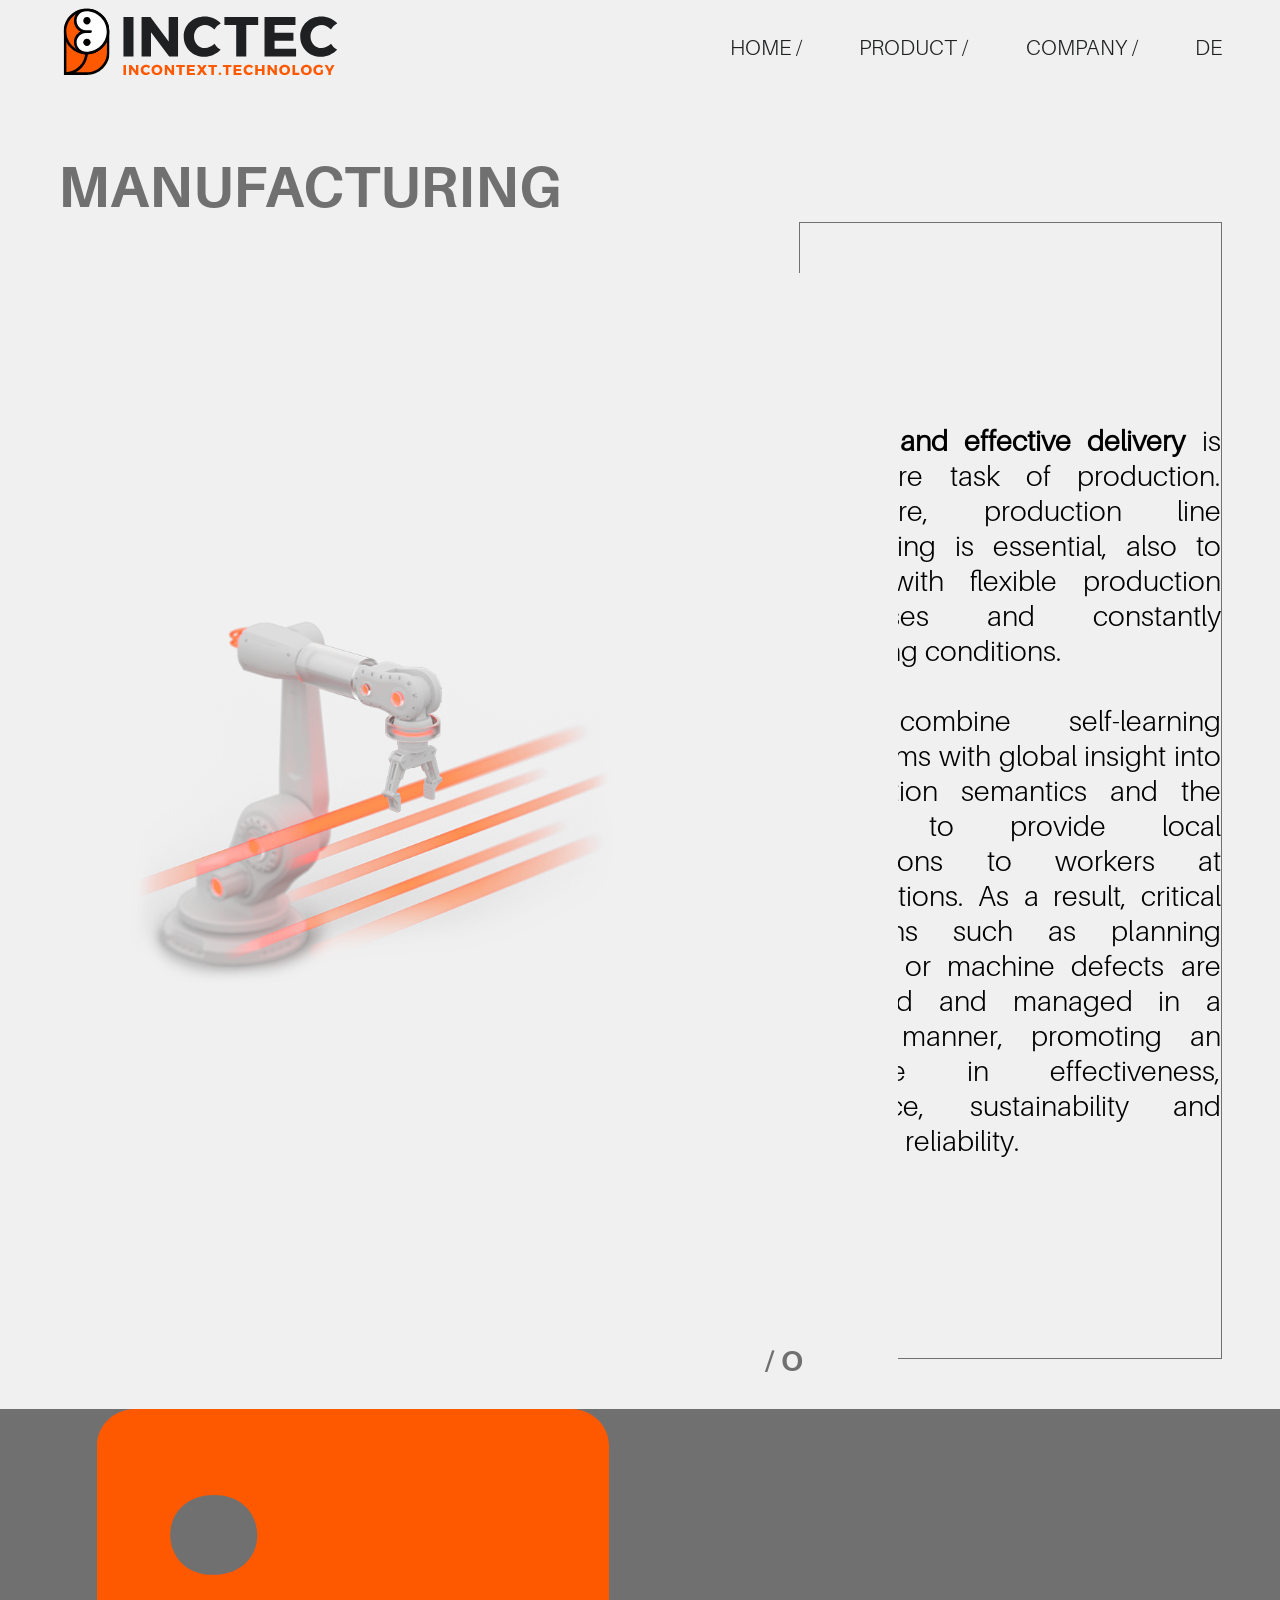
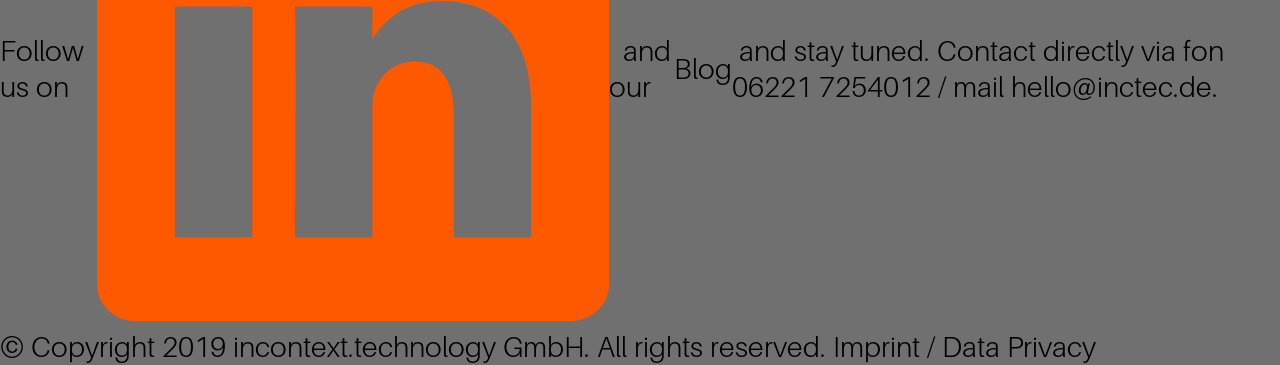
<file: maintenance/index.html>
<!doctype html>
<html data-n-head-ssr>
  <head>
    <title>inctec</title><meta data-n-head="ssr" charset="utf-8"><meta data-n-head="ssr" name="viewport" content="width=device-width,initial-scale=1"><meta data-n-head="ssr" data-hid="description" name="description" content=""><link data-n-head="ssr" rel="apple-touch-icon" sizes="180x180" href="/apple-touch-icon.png"><link data-n-head="ssr" rel="icon" type="image/png" sizes="32x32" href="/favicon-32x32.png"><link data-n-head="ssr" rel="icon" type="image/png" sizes="16x16" href="/favicon-16x16.png"><link data-n-head="ssr" rel="manifest" href="/site.webmanifest"><link data-n-head="ssr" rel="mask-icon" href="/safari-pinned-tab.svg" color="#5bbad5"><link data-n-head="ssr" rel="icon" type="image/x-icon" href="/favicon.ico"><link rel="preload" href="/_nuxt/73c72b4.js" as="script"><link rel="preload" href="/_nuxt/3818dc6.js" as="script"><link rel="preload" href="/_nuxt/6049a89.js" as="script"><link rel="preload" href="/_nuxt/32f80d7.js" as="script"><link rel="preload" href="/_nuxt/58b4d05.js" as="script"><style data-vue-ssr-id="517a8dd7:0 71b9472c:0 fa7ff0ca:0 78ee6106:0 f6b95dd4:0 1930a9a0:0">code[class*=language-],pre[class*=language-]{color:#000;background:0 0;text-shadow:0 1px #fff;font-family:Consolas,Monaco,"Andale Mono","Ubuntu Mono",monospace;font-size:1em;text-align:left;white-space:pre;word-spacing:normal;word-break:normal;word-wrap:normal;line-height:1.5;-moz-tab-size:4;-o-tab-size:4;tab-size:4;-webkit-hyphens:none;-ms-hyphens:none;hyphens:none}code[class*=language-] ::-moz-selection,code[class*=language-]::-moz-selection,pre[class*=language-] ::-moz-selection,pre[class*=language-]::-moz-selection{text-shadow:none;background:#b3d4fc}code[class*=language-] ::selection,code[class*=language-]::selection,pre[class*=language-] ::selection,pre[class*=language-]::selection{text-shadow:none;background:#b3d4fc}@media print{code[class*=language-],pre[class*=language-]{text-shadow:none}}pre[class*=language-]{padding:1em;margin:.5em 0;overflow:auto}:not(pre)>code[class*=language-],pre[class*=language-]{background:#f5f2f0}:not(pre)>code[class*=language-]{padding:.1em;border-radius:.3em;white-space:normal}.token.cdata,.token.comment,.token.doctype,.token.prolog{color:#708090}.token.punctuation{color:#999}.token.namespace{opacity:.7}.token.boolean,.token.constant,.token.deleted,.token.number,.token.property,.token.symbol,.token.tag{color:#905}.token.attr-name,.token.builtin,.token.char,.token.inserted,.token.selector,.token.string{color:#690}.language-css .token.string,.style .token.string,.token.entity,.token.operator,.token.url{color:#9a6e3a;background:hsla(0,0%,100%,.5)}.token.atrule,.token.attr-value,.token.keyword{color:#07a}.token.class-name,.token.function{color:#dd4a68}.token.important,.token.regex,.token.variable{color:#e90}.token.bold,.token.important{font-weight:700}.token.italic{font-style:italic}.token.entity{cursor:help}/*!
 * animate.css - https://animate.style/
 * Version - 4.1.1
 * Licensed under the MIT license - http://opensource.org/licenses/MIT
 *
 * Copyright (c) 2020 Animate.css
 */:root{--animate-duration:1s;--animate-delay:1s;--animate-repeat:1}.animate__animated{-webkit-animation-duration:1s;-webkit-animation-duration:var(--animate-duration);animation-duration:1s;animation-duration:var(--animate-duration);-webkit-animation-fill-mode:both;animation-fill-mode:both}.animate__animated.animate__infinite{-webkit-animation-iteration-count:infinite;animation-iteration-count:infinite}.animate__animated.animate__repeat-1{-webkit-animation-iteration-count:1;-webkit-animation-iteration-count:var(--animate-repeat);animation-iteration-count:1;animation-iteration-count:var(--animate-repeat)}.animate__animated.animate__repeat-2{-webkit-animation-iteration-count:2;-webkit-animation-iteration-count:calc(var(--animate-repeat)*2);animation-iteration-count:2;animation-iteration-count:calc(var(--animate-repeat)*2)}.animate__animated.animate__repeat-3{-webkit-animation-iteration-count:3;-webkit-animation-iteration-count:calc(var(--animate-repeat)*3);animation-iteration-count:3;animation-iteration-count:calc(var(--animate-repeat)*3)}.animate__animated.animate__delay-1s{-webkit-animation-delay:1s;-webkit-animation-delay:var(--animate-delay);animation-delay:1s;animation-delay:var(--animate-delay)}.animate__animated.animate__delay-2s{-webkit-animation-delay:2s;-webkit-animation-delay:calc(var(--animate-delay)*2);animation-delay:2s;animation-delay:calc(var(--animate-delay)*2)}.animate__animated.animate__delay-3s{-webkit-animation-delay:3s;-webkit-animation-delay:calc(var(--animate-delay)*3);animation-delay:3s;animation-delay:calc(var(--animate-delay)*3)}.animate__animated.animate__delay-4s{-webkit-animation-delay:4s;-webkit-animation-delay:calc(var(--animate-delay)*4);animation-delay:4s;animation-delay:calc(var(--animate-delay)*4)}.animate__animated.animate__delay-5s{-webkit-animation-delay:5s;-webkit-animation-delay:calc(var(--animate-delay)*5);animation-delay:5s;animation-delay:calc(var(--animate-delay)*5)}.animate__animated.animate__faster{-webkit-animation-duration:.5s;-webkit-animation-duration:calc(var(--animate-duration)/2);animation-duration:.5s;animation-duration:calc(var(--animate-duration)/2)}.animate__animated.animate__fast{-webkit-animation-duration:.8s;-webkit-animation-duration:calc(var(--animate-duration)*.8);animation-duration:.8s;animation-duration:calc(var(--animate-duration)*.8)}.animate__animated.animate__slow{-webkit-animation-duration:2s;-webkit-animation-duration:calc(var(--animate-duration)*2);animation-duration:2s;animation-duration:calc(var(--animate-duration)*2)}.animate__animated.animate__slower{-webkit-animation-duration:3s;-webkit-animation-duration:calc(var(--animate-duration)*3);animation-duration:3s;animation-duration:calc(var(--animate-duration)*3)}@media (prefers-reduced-motion:reduce),print{.animate__animated{-webkit-animation-duration:1ms!important;animation-duration:1ms!important;-webkit-transition-duration:1ms!important;transition-duration:1ms!important;-webkit-animation-iteration-count:1!important;animation-iteration-count:1!important}.animate__animated[class*=Out]{opacity:0}}@-webkit-keyframes bounce{0%,20%,53%,to{-webkit-animation-timing-function:cubic-bezier(.215,.61,.355,1);animation-timing-function:cubic-bezier(.215,.61,.355,1);-webkit-transform:translateZ(0);transform:translateZ(0)}40%,43%{-webkit-animation-timing-function:cubic-bezier(.755,.05,.855,.06);animation-timing-function:cubic-bezier(.755,.05,.855,.06);-webkit-transform:translate3d(0,-30px,0) scaleY(1.1);transform:translate3d(0,-30px,0) scaleY(1.1)}70%{-webkit-animation-timing-function:cubic-bezier(.755,.05,.855,.06);animation-timing-function:cubic-bezier(.755,.05,.855,.06);-webkit-transform:translate3d(0,-15px,0) scaleY(1.05);transform:translate3d(0,-15px,0) scaleY(1.05)}80%{-webkit-transition-timing-function:cubic-bezier(.215,.61,.355,1);transition-timing-function:cubic-bezier(.215,.61,.355,1);-webkit-transform:translateZ(0) scaleY(.95);transform:translateZ(0) scaleY(.95)}90%{-webkit-transform:translate3d(0,-4px,0) scaleY(1.02);transform:translate3d(0,-4px,0) scaleY(1.02)}}@keyframes bounce{0%,20%,53%,to{-webkit-animation-timing-function:cubic-bezier(.215,.61,.355,1);animation-timing-function:cubic-bezier(.215,.61,.355,1);-webkit-transform:translateZ(0);transform:translateZ(0)}40%,43%{-webkit-animation-timing-function:cubic-bezier(.755,.05,.855,.06);animation-timing-function:cubic-bezier(.755,.05,.855,.06);-webkit-transform:translate3d(0,-30px,0) scaleY(1.1);transform:translate3d(0,-30px,0) scaleY(1.1)}70%{-webkit-animation-timing-function:cubic-bezier(.755,.05,.855,.06);animation-timing-function:cubic-bezier(.755,.05,.855,.06);-webkit-transform:translate3d(0,-15px,0) scaleY(1.05);transform:translate3d(0,-15px,0) scaleY(1.05)}80%{-webkit-transition-timing-function:cubic-bezier(.215,.61,.355,1);transition-timing-function:cubic-bezier(.215,.61,.355,1);-webkit-transform:translateZ(0) scaleY(.95);transform:translateZ(0) scaleY(.95)}90%{-webkit-transform:translate3d(0,-4px,0) scaleY(1.02);transform:translate3d(0,-4px,0) scaleY(1.02)}}.animate__bounce{-webkit-animation-name:bounce;animation-name:bounce;-webkit-transform-origin:center bottom;transform-origin:center bottom}@-webkit-keyframes flash{0%,50%,to{opacity:1}25%,75%{opacity:0}}@keyframes flash{0%,50%,to{opacity:1}25%,75%{opacity:0}}.animate__flash{-webkit-animation-name:flash;animation-name:flash}@-webkit-keyframes pulse{0%{-webkit-transform:scaleX(1);transform:scaleX(1)}50%{-webkit-transform:scale3d(1.05,1.05,1.05);transform:scale3d(1.05,1.05,1.05)}to{-webkit-transform:scaleX(1);transform:scaleX(1)}}@keyframes pulse{0%{-webkit-transform:scaleX(1);transform:scaleX(1)}50%{-webkit-transform:scale3d(1.05,1.05,1.05);transform:scale3d(1.05,1.05,1.05)}to{-webkit-transform:scaleX(1);transform:scaleX(1)}}.animate__pulse{-webkit-animation-name:pulse;animation-name:pulse;-webkit-animation-timing-function:ease-in-out;animation-timing-function:ease-in-out}@-webkit-keyframes rubberBand{0%{-webkit-transform:scaleX(1);transform:scaleX(1)}30%{-webkit-transform:scale3d(1.25,.75,1);transform:scale3d(1.25,.75,1)}40%{-webkit-transform:scale3d(.75,1.25,1);transform:scale3d(.75,1.25,1)}50%{-webkit-transform:scale3d(1.15,.85,1);transform:scale3d(1.15,.85,1)}65%{-webkit-transform:scale3d(.95,1.05,1);transform:scale3d(.95,1.05,1)}75%{-webkit-transform:scale3d(1.05,.95,1);transform:scale3d(1.05,.95,1)}to{-webkit-transform:scaleX(1);transform:scaleX(1)}}@keyframes rubberBand{0%{-webkit-transform:scaleX(1);transform:scaleX(1)}30%{-webkit-transform:scale3d(1.25,.75,1);transform:scale3d(1.25,.75,1)}40%{-webkit-transform:scale3d(.75,1.25,1);transform:scale3d(.75,1.25,1)}50%{-webkit-transform:scale3d(1.15,.85,1);transform:scale3d(1.15,.85,1)}65%{-webkit-transform:scale3d(.95,1.05,1);transform:scale3d(.95,1.05,1)}75%{-webkit-transform:scale3d(1.05,.95,1);transform:scale3d(1.05,.95,1)}to{-webkit-transform:scaleX(1);transform:scaleX(1)}}.animate__rubberBand{-webkit-animation-name:rubberBand;animation-name:rubberBand}@-webkit-keyframes shakeX{0%,to{-webkit-transform:translateZ(0);transform:translateZ(0)}10%,30%,50%,70%,90%{-webkit-transform:translate3d(-10px,0,0);transform:translate3d(-10px,0,0)}20%,40%,60%,80%{-webkit-transform:translate3d(10px,0,0);transform:translate3d(10px,0,0)}}@keyframes shakeX{0%,to{-webkit-transform:translateZ(0);transform:translateZ(0)}10%,30%,50%,70%,90%{-webkit-transform:translate3d(-10px,0,0);transform:translate3d(-10px,0,0)}20%,40%,60%,80%{-webkit-transform:translate3d(10px,0,0);transform:translate3d(10px,0,0)}}.animate__shakeX{-webkit-animation-name:shakeX;animation-name:shakeX}@-webkit-keyframes shakeY{0%,to{-webkit-transform:translateZ(0);transform:translateZ(0)}10%,30%,50%,70%,90%{-webkit-transform:translate3d(0,-10px,0);transform:translate3d(0,-10px,0)}20%,40%,60%,80%{-webkit-transform:translate3d(0,10px,0);transform:translate3d(0,10px,0)}}@keyframes shakeY{0%,to{-webkit-transform:translateZ(0);transform:translateZ(0)}10%,30%,50%,70%,90%{-webkit-transform:translate3d(0,-10px,0);transform:translate3d(0,-10px,0)}20%,40%,60%,80%{-webkit-transform:translate3d(0,10px,0);transform:translate3d(0,10px,0)}}.animate__shakeY{-webkit-animation-name:shakeY;animation-name:shakeY}@-webkit-keyframes headShake{0%{-webkit-transform:translateX(0);transform:translateX(0)}6.5%{-webkit-transform:translateX(-6px) rotateY(-9deg);transform:translateX(-6px) rotateY(-9deg)}18.5%{-webkit-transform:translateX(5px) rotateY(7deg);transform:translateX(5px) rotateY(7deg)}31.5%{-webkit-transform:translateX(-3px) rotateY(-5deg);transform:translateX(-3px) rotateY(-5deg)}43.5%{-webkit-transform:translateX(2px) rotateY(3deg);transform:translateX(2px) rotateY(3deg)}50%{-webkit-transform:translateX(0);transform:translateX(0)}}@keyframes headShake{0%{-webkit-transform:translateX(0);transform:translateX(0)}6.5%{-webkit-transform:translateX(-6px) rotateY(-9deg);transform:translateX(-6px) rotateY(-9deg)}18.5%{-webkit-transform:translateX(5px) rotateY(7deg);transform:translateX(5px) rotateY(7deg)}31.5%{-webkit-transform:translateX(-3px) rotateY(-5deg);transform:translateX(-3px) rotateY(-5deg)}43.5%{-webkit-transform:translateX(2px) rotateY(3deg);transform:translateX(2px) rotateY(3deg)}50%{-webkit-transform:translateX(0);transform:translateX(0)}}.animate__headShake{-webkit-animation-timing-function:ease-in-out;animation-timing-function:ease-in-out;-webkit-animation-name:headShake;animation-name:headShake}@-webkit-keyframes swing{20%{-webkit-transform:rotate(15deg);transform:rotate(15deg)}40%{-webkit-transform:rotate(-10deg);transform:rotate(-10deg)}60%{-webkit-transform:rotate(5deg);transform:rotate(5deg)}80%{-webkit-transform:rotate(-5deg);transform:rotate(-5deg)}to{-webkit-transform:rotate(0);transform:rotate(0)}}@keyframes swing{20%{-webkit-transform:rotate(15deg);transform:rotate(15deg)}40%{-webkit-transform:rotate(-10deg);transform:rotate(-10deg)}60%{-webkit-transform:rotate(5deg);transform:rotate(5deg)}80%{-webkit-transform:rotate(-5deg);transform:rotate(-5deg)}to{-webkit-transform:rotate(0);transform:rotate(0)}}.animate__swing{-webkit-transform-origin:top center;transform-origin:top center;-webkit-animation-name:swing;animation-name:swing}@-webkit-keyframes tada{0%{-webkit-transform:scaleX(1);transform:scaleX(1)}10%,20%{-webkit-transform:scale3d(.9,.9,.9) rotate(-3deg);transform:scale3d(.9,.9,.9) rotate(-3deg)}30%,50%,70%,90%{-webkit-transform:scale3d(1.1,1.1,1.1) rotate(3deg);transform:scale3d(1.1,1.1,1.1) rotate(3deg)}40%,60%,80%{-webkit-transform:scale3d(1.1,1.1,1.1) rotate(-3deg);transform:scale3d(1.1,1.1,1.1) rotate(-3deg)}to{-webkit-transform:scaleX(1);transform:scaleX(1)}}@keyframes tada{0%{-webkit-transform:scaleX(1);transform:scaleX(1)}10%,20%{-webkit-transform:scale3d(.9,.9,.9) rotate(-3deg);transform:scale3d(.9,.9,.9) rotate(-3deg)}30%,50%,70%,90%{-webkit-transform:scale3d(1.1,1.1,1.1) rotate(3deg);transform:scale3d(1.1,1.1,1.1) rotate(3deg)}40%,60%,80%{-webkit-transform:scale3d(1.1,1.1,1.1) rotate(-3deg);transform:scale3d(1.1,1.1,1.1) rotate(-3deg)}to{-webkit-transform:scaleX(1);transform:scaleX(1)}}.animate__tada{-webkit-animation-name:tada;animation-name:tada}@-webkit-keyframes wobble{0%{-webkit-transform:translateZ(0);transform:translateZ(0)}15%{-webkit-transform:translate3d(-25%,0,0) rotate(-5deg);transform:translate3d(-25%,0,0) rotate(-5deg)}30%{-webkit-transform:translate3d(20%,0,0) rotate(3deg);transform:translate3d(20%,0,0) rotate(3deg)}45%{-webkit-transform:translate3d(-15%,0,0) rotate(-3deg);transform:translate3d(-15%,0,0) rotate(-3deg)}60%{-webkit-transform:translate3d(10%,0,0) rotate(2deg);transform:translate3d(10%,0,0) rotate(2deg)}75%{-webkit-transform:translate3d(-5%,0,0) rotate(-1deg);transform:translate3d(-5%,0,0) rotate(-1deg)}to{-webkit-transform:translateZ(0);transform:translateZ(0)}}@keyframes wobble{0%{-webkit-transform:translateZ(0);transform:translateZ(0)}15%{-webkit-transform:translate3d(-25%,0,0) rotate(-5deg);transform:translate3d(-25%,0,0) rotate(-5deg)}30%{-webkit-transform:translate3d(20%,0,0) rotate(3deg);transform:translate3d(20%,0,0) rotate(3deg)}45%{-webkit-transform:translate3d(-15%,0,0) rotate(-3deg);transform:translate3d(-15%,0,0) rotate(-3deg)}60%{-webkit-transform:translate3d(10%,0,0) rotate(2deg);transform:translate3d(10%,0,0) rotate(2deg)}75%{-webkit-transform:translate3d(-5%,0,0) rotate(-1deg);transform:translate3d(-5%,0,0) rotate(-1deg)}to{-webkit-transform:translateZ(0);transform:translateZ(0)}}.animate__wobble{-webkit-animation-name:wobble;animation-name:wobble}@-webkit-keyframes jello{0%,11.1%,to{-webkit-transform:translateZ(0);transform:translateZ(0)}22.2%{-webkit-transform:skewX(-12.5deg) skewY(-12.5deg);transform:skewX(-12.5deg) skewY(-12.5deg)}33.3%{-webkit-transform:skewX(6.25deg) skewY(6.25deg);transform:skewX(6.25deg) skewY(6.25deg)}44.4%{-webkit-transform:skewX(-3.125deg) skewY(-3.125deg);transform:skewX(-3.125deg) skewY(-3.125deg)}55.5%{-webkit-transform:skewX(1.5625deg) skewY(1.5625deg);transform:skewX(1.5625deg) skewY(1.5625deg)}66.6%{-webkit-transform:skewX(-.78125deg) skewY(-.78125deg);transform:skewX(-.78125deg) skewY(-.78125deg)}77.7%{-webkit-transform:skewX(.390625deg) skewY(.390625deg);transform:skewX(.390625deg) skewY(.390625deg)}88.8%{-webkit-transform:skewX(-.1953125deg) skewY(-.1953125deg);transform:skewX(-.1953125deg) skewY(-.1953125deg)}}@keyframes jello{0%,11.1%,to{-webkit-transform:translateZ(0);transform:translateZ(0)}22.2%{-webkit-transform:skewX(-12.5deg) skewY(-12.5deg);transform:skewX(-12.5deg) skewY(-12.5deg)}33.3%{-webkit-transform:skewX(6.25deg) skewY(6.25deg);transform:skewX(6.25deg) skewY(6.25deg)}44.4%{-webkit-transform:skewX(-3.125deg) skewY(-3.125deg);transform:skewX(-3.125deg) skewY(-3.125deg)}55.5%{-webkit-transform:skewX(1.5625deg) skewY(1.5625deg);transform:skewX(1.5625deg) skewY(1.5625deg)}66.6%{-webkit-transform:skewX(-.78125deg) skewY(-.78125deg);transform:skewX(-.78125deg) skewY(-.78125deg)}77.7%{-webkit-transform:skewX(.390625deg) skewY(.390625deg);transform:skewX(.390625deg) skewY(.390625deg)}88.8%{-webkit-transform:skewX(-.1953125deg) skewY(-.1953125deg);transform:skewX(-.1953125deg) skewY(-.1953125deg)}}.animate__jello{-webkit-animation-name:jello;animation-name:jello;-webkit-transform-origin:center;transform-origin:center}@-webkit-keyframes heartBeat{0%{-webkit-transform:scale(1);transform:scale(1)}14%{-webkit-transform:scale(1.3);transform:scale(1.3)}28%{-webkit-transform:scale(1);transform:scale(1)}42%{-webkit-transform:scale(1.3);transform:scale(1.3)}70%{-webkit-transform:scale(1);transform:scale(1)}}@keyframes heartBeat{0%{-webkit-transform:scale(1);transform:scale(1)}14%{-webkit-transform:scale(1.3);transform:scale(1.3)}28%{-webkit-transform:scale(1);transform:scale(1)}42%{-webkit-transform:scale(1.3);transform:scale(1.3)}70%{-webkit-transform:scale(1);transform:scale(1)}}.animate__heartBeat{-webkit-animation-name:heartBeat;animation-name:heartBeat;-webkit-animation-duration:1.3s;-webkit-animation-duration:calc(var(--animate-duration)*1.3);animation-duration:1.3s;animation-duration:calc(var(--animate-duration)*1.3);-webkit-animation-timing-function:ease-in-out;animation-timing-function:ease-in-out}@-webkit-keyframes backInDown{0%{-webkit-transform:translateY(-1200px) scale(.7);transform:translateY(-1200px) scale(.7);opacity:.7}80%{-webkit-transform:translateY(0) scale(.7);transform:translateY(0) scale(.7);opacity:.7}to{-webkit-transform:scale(1);transform:scale(1);opacity:1}}@keyframes backInDown{0%{-webkit-transform:translateY(-1200px) scale(.7);transform:translateY(-1200px) scale(.7);opacity:.7}80%{-webkit-transform:translateY(0) scale(.7);transform:translateY(0) scale(.7);opacity:.7}to{-webkit-transform:scale(1);transform:scale(1);opacity:1}}.animate__backInDown{-webkit-animation-name:backInDown;animation-name:backInDown}@-webkit-keyframes backInLeft{0%{-webkit-transform:translateX(-2000px) scale(.7);transform:translateX(-2000px) scale(.7);opacity:.7}80%{-webkit-transform:translateX(0) scale(.7);transform:translateX(0) scale(.7);opacity:.7}to{-webkit-transform:scale(1);transform:scale(1);opacity:1}}@keyframes backInLeft{0%{-webkit-transform:translateX(-2000px) scale(.7);transform:translateX(-2000px) scale(.7);opacity:.7}80%{-webkit-transform:translateX(0) scale(.7);transform:translateX(0) scale(.7);opacity:.7}to{-webkit-transform:scale(1);transform:scale(1);opacity:1}}.animate__backInLeft{-webkit-animation-name:backInLeft;animation-name:backInLeft}@-webkit-keyframes backInRight{0%{-webkit-transform:translateX(2000px) scale(.7);transform:translateX(2000px) scale(.7);opacity:.7}80%{-webkit-transform:translateX(0) scale(.7);transform:translateX(0) scale(.7);opacity:.7}to{-webkit-transform:scale(1);transform:scale(1);opacity:1}}@keyframes backInRight{0%{-webkit-transform:translateX(2000px) scale(.7);transform:translateX(2000px) scale(.7);opacity:.7}80%{-webkit-transform:translateX(0) scale(.7);transform:translateX(0) scale(.7);opacity:.7}to{-webkit-transform:scale(1);transform:scale(1);opacity:1}}.animate__backInRight{-webkit-animation-name:backInRight;animation-name:backInRight}@-webkit-keyframes backInUp{0%{-webkit-transform:translateY(1200px) scale(.7);transform:translateY(1200px) scale(.7);opacity:.7}80%{-webkit-transform:translateY(0) scale(.7);transform:translateY(0) scale(.7);opacity:.7}to{-webkit-transform:scale(1);transform:scale(1);opacity:1}}@keyframes backInUp{0%{-webkit-transform:translateY(1200px) scale(.7);transform:translateY(1200px) scale(.7);opacity:.7}80%{-webkit-transform:translateY(0) scale(.7);transform:translateY(0) scale(.7);opacity:.7}to{-webkit-transform:scale(1);transform:scale(1);opacity:1}}.animate__backInUp{-webkit-animation-name:backInUp;animation-name:backInUp}@-webkit-keyframes backOutDown{0%{-webkit-transform:scale(1);transform:scale(1);opacity:1}20%{-webkit-transform:translateY(0) scale(.7);transform:translateY(0) scale(.7);opacity:.7}to{-webkit-transform:translateY(700px) scale(.7);transform:translateY(700px) scale(.7);opacity:.7}}@keyframes backOutDown{0%{-webkit-transform:scale(1);transform:scale(1);opacity:1}20%{-webkit-transform:translateY(0) scale(.7);transform:translateY(0) scale(.7);opacity:.7}to{-webkit-transform:translateY(700px) scale(.7);transform:translateY(700px) scale(.7);opacity:.7}}.animate__backOutDown{-webkit-animation-name:backOutDown;animation-name:backOutDown}@-webkit-keyframes backOutLeft{0%{-webkit-transform:scale(1);transform:scale(1);opacity:1}20%{-webkit-transform:translateX(0) scale(.7);transform:translateX(0) scale(.7);opacity:.7}to{-webkit-transform:translateX(-2000px) scale(.7);transform:translateX(-2000px) scale(.7);opacity:.7}}@keyframes backOutLeft{0%{-webkit-transform:scale(1);transform:scale(1);opacity:1}20%{-webkit-transform:translateX(0) scale(.7);transform:translateX(0) scale(.7);opacity:.7}to{-webkit-transform:translateX(-2000px) scale(.7);transform:translateX(-2000px) scale(.7);opacity:.7}}.animate__backOutLeft{-webkit-animation-name:backOutLeft;animation-name:backOutLeft}@-webkit-keyframes backOutRight{0%{-webkit-transform:scale(1);transform:scale(1);opacity:1}20%{-webkit-transform:translateX(0) scale(.7);transform:translateX(0) scale(.7);opacity:.7}to{-webkit-transform:translateX(2000px) scale(.7);transform:translateX(2000px) scale(.7);opacity:.7}}@keyframes backOutRight{0%{-webkit-transform:scale(1);transform:scale(1);opacity:1}20%{-webkit-transform:translateX(0) scale(.7);transform:translateX(0) scale(.7);opacity:.7}to{-webkit-transform:translateX(2000px) scale(.7);transform:translateX(2000px) scale(.7);opacity:.7}}.animate__backOutRight{-webkit-animation-name:backOutRight;animation-name:backOutRight}@-webkit-keyframes backOutUp{0%{-webkit-transform:scale(1);transform:scale(1);opacity:1}20%{-webkit-transform:translateY(0) scale(.7);transform:translateY(0) scale(.7);opacity:.7}to{-webkit-transform:translateY(-700px) scale(.7);transform:translateY(-700px) scale(.7);opacity:.7}}@keyframes backOutUp{0%{-webkit-transform:scale(1);transform:scale(1);opacity:1}20%{-webkit-transform:translateY(0) scale(.7);transform:translateY(0) scale(.7);opacity:.7}to{-webkit-transform:translateY(-700px) scale(.7);transform:translateY(-700px) scale(.7);opacity:.7}}.animate__backOutUp{-webkit-animation-name:backOutUp;animation-name:backOutUp}@-webkit-keyframes bounceIn{0%,20%,40%,60%,80%,to{-webkit-animation-timing-function:cubic-bezier(.215,.61,.355,1);animation-timing-function:cubic-bezier(.215,.61,.355,1)}0%{opacity:0;-webkit-transform:scale3d(.3,.3,.3);transform:scale3d(.3,.3,.3)}20%{-webkit-transform:scale3d(1.1,1.1,1.1);transform:scale3d(1.1,1.1,1.1)}40%{-webkit-transform:scale3d(.9,.9,.9);transform:scale3d(.9,.9,.9)}60%{opacity:1;-webkit-transform:scale3d(1.03,1.03,1.03);transform:scale3d(1.03,1.03,1.03)}80%{-webkit-transform:scale3d(.97,.97,.97);transform:scale3d(.97,.97,.97)}to{opacity:1;-webkit-transform:scaleX(1);transform:scaleX(1)}}@keyframes bounceIn{0%,20%,40%,60%,80%,to{-webkit-animation-timing-function:cubic-bezier(.215,.61,.355,1);animation-timing-function:cubic-bezier(.215,.61,.355,1)}0%{opacity:0;-webkit-transform:scale3d(.3,.3,.3);transform:scale3d(.3,.3,.3)}20%{-webkit-transform:scale3d(1.1,1.1,1.1);transform:scale3d(1.1,1.1,1.1)}40%{-webkit-transform:scale3d(.9,.9,.9);transform:scale3d(.9,.9,.9)}60%{opacity:1;-webkit-transform:scale3d(1.03,1.03,1.03);transform:scale3d(1.03,1.03,1.03)}80%{-webkit-transform:scale3d(.97,.97,.97);transform:scale3d(.97,.97,.97)}to{opacity:1;-webkit-transform:scaleX(1);transform:scaleX(1)}}.animate__bounceIn{-webkit-animation-duration:.75s;-webkit-animation-duration:calc(var(--animate-duration)*.75);animation-duration:.75s;animation-duration:calc(var(--animate-duration)*.75);-webkit-animation-name:bounceIn;animation-name:bounceIn}@-webkit-keyframes bounceInDown{0%,60%,75%,90%,to{-webkit-animation-timing-function:cubic-bezier(.215,.61,.355,1);animation-timing-function:cubic-bezier(.215,.61,.355,1)}0%{opacity:0;-webkit-transform:translate3d(0,-3000px,0) scaleY(3);transform:translate3d(0,-3000px,0) scaleY(3)}60%{opacity:1;-webkit-transform:translate3d(0,25px,0) scaleY(.9);transform:translate3d(0,25px,0) scaleY(.9)}75%{-webkit-transform:translate3d(0,-10px,0) scaleY(.95);transform:translate3d(0,-10px,0) scaleY(.95)}90%{-webkit-transform:translate3d(0,5px,0) scaleY(.985);transform:translate3d(0,5px,0) scaleY(.985)}to{-webkit-transform:translateZ(0);transform:translateZ(0)}}@keyframes bounceInDown{0%,60%,75%,90%,to{-webkit-animation-timing-function:cubic-bezier(.215,.61,.355,1);animation-timing-function:cubic-bezier(.215,.61,.355,1)}0%{opacity:0;-webkit-transform:translate3d(0,-3000px,0) scaleY(3);transform:translate3d(0,-3000px,0) scaleY(3)}60%{opacity:1;-webkit-transform:translate3d(0,25px,0) scaleY(.9);transform:translate3d(0,25px,0) scaleY(.9)}75%{-webkit-transform:translate3d(0,-10px,0) scaleY(.95);transform:translate3d(0,-10px,0) scaleY(.95)}90%{-webkit-transform:translate3d(0,5px,0) scaleY(.985);transform:translate3d(0,5px,0) scaleY(.985)}to{-webkit-transform:translateZ(0);transform:translateZ(0)}}.animate__bounceInDown{-webkit-animation-name:bounceInDown;animation-name:bounceInDown}@-webkit-keyframes bounceInLeft{0%,60%,75%,90%,to{-webkit-animation-timing-function:cubic-bezier(.215,.61,.355,1);animation-timing-function:cubic-bezier(.215,.61,.355,1)}0%{opacity:0;-webkit-transform:translate3d(-3000px,0,0) scaleX(3);transform:translate3d(-3000px,0,0) scaleX(3)}60%{opacity:1;-webkit-transform:translate3d(25px,0,0) scaleX(1);transform:translate3d(25px,0,0) scaleX(1)}75%{-webkit-transform:translate3d(-10px,0,0) scaleX(.98);transform:translate3d(-10px,0,0) scaleX(.98)}90%{-webkit-transform:translate3d(5px,0,0) scaleX(.995);transform:translate3d(5px,0,0) scaleX(.995)}to{-webkit-transform:translateZ(0);transform:translateZ(0)}}@keyframes bounceInLeft{0%,60%,75%,90%,to{-webkit-animation-timing-function:cubic-bezier(.215,.61,.355,1);animation-timing-function:cubic-bezier(.215,.61,.355,1)}0%{opacity:0;-webkit-transform:translate3d(-3000px,0,0) scaleX(3);transform:translate3d(-3000px,0,0) scaleX(3)}60%{opacity:1;-webkit-transform:translate3d(25px,0,0) scaleX(1);transform:translate3d(25px,0,0) scaleX(1)}75%{-webkit-transform:translate3d(-10px,0,0) scaleX(.98);transform:translate3d(-10px,0,0) scaleX(.98)}90%{-webkit-transform:translate3d(5px,0,0) scaleX(.995);transform:translate3d(5px,0,0) scaleX(.995)}to{-webkit-transform:translateZ(0);transform:translateZ(0)}}.animate__bounceInLeft{-webkit-animation-name:bounceInLeft;animation-name:bounceInLeft}@-webkit-keyframes bounceInRight{0%,60%,75%,90%,to{-webkit-animation-timing-function:cubic-bezier(.215,.61,.355,1);animation-timing-function:cubic-bezier(.215,.61,.355,1)}0%{opacity:0;-webkit-transform:translate3d(3000px,0,0) scaleX(3);transform:translate3d(3000px,0,0) scaleX(3)}60%{opacity:1;-webkit-transform:translate3d(-25px,0,0) scaleX(1);transform:translate3d(-25px,0,0) scaleX(1)}75%{-webkit-transform:translate3d(10px,0,0) scaleX(.98);transform:translate3d(10px,0,0) scaleX(.98)}90%{-webkit-transform:translate3d(-5px,0,0) scaleX(.995);transform:translate3d(-5px,0,0) scaleX(.995)}to{-webkit-transform:translateZ(0);transform:translateZ(0)}}@keyframes bounceInRight{0%,60%,75%,90%,to{-webkit-animation-timing-function:cubic-bezier(.215,.61,.355,1);animation-timing-function:cubic-bezier(.215,.61,.355,1)}0%{opacity:0;-webkit-transform:translate3d(3000px,0,0) scaleX(3);transform:translate3d(3000px,0,0) scaleX(3)}60%{opacity:1;-webkit-transform:translate3d(-25px,0,0) scaleX(1);transform:translate3d(-25px,0,0) scaleX(1)}75%{-webkit-transform:translate3d(10px,0,0) scaleX(.98);transform:translate3d(10px,0,0) scaleX(.98)}90%{-webkit-transform:translate3d(-5px,0,0) scaleX(.995);transform:translate3d(-5px,0,0) scaleX(.995)}to{-webkit-transform:translateZ(0);transform:translateZ(0)}}.animate__bounceInRight{-webkit-animation-name:bounceInRight;animation-name:bounceInRight}@-webkit-keyframes bounceInUp{0%,60%,75%,90%,to{-webkit-animation-timing-function:cubic-bezier(.215,.61,.355,1);animation-timing-function:cubic-bezier(.215,.61,.355,1)}0%{opacity:0;-webkit-transform:translate3d(0,3000px,0) scaleY(5);transform:translate3d(0,3000px,0) scaleY(5)}60%{opacity:1;-webkit-transform:translate3d(0,-20px,0) scaleY(.9);transform:translate3d(0,-20px,0) scaleY(.9)}75%{-webkit-transform:translate3d(0,10px,0) scaleY(.95);transform:translate3d(0,10px,0) scaleY(.95)}90%{-webkit-transform:translate3d(0,-5px,0) scaleY(.985);transform:translate3d(0,-5px,0) scaleY(.985)}to{-webkit-transform:translateZ(0);transform:translateZ(0)}}@keyframes bounceInUp{0%,60%,75%,90%,to{-webkit-animation-timing-function:cubic-bezier(.215,.61,.355,1);animation-timing-function:cubic-bezier(.215,.61,.355,1)}0%{opacity:0;-webkit-transform:translate3d(0,3000px,0) scaleY(5);transform:translate3d(0,3000px,0) scaleY(5)}60%{opacity:1;-webkit-transform:translate3d(0,-20px,0) scaleY(.9);transform:translate3d(0,-20px,0) scaleY(.9)}75%{-webkit-transform:translate3d(0,10px,0) scaleY(.95);transform:translate3d(0,10px,0) scaleY(.95)}90%{-webkit-transform:translate3d(0,-5px,0) scaleY(.985);transform:translate3d(0,-5px,0) scaleY(.985)}to{-webkit-transform:translateZ(0);transform:translateZ(0)}}.animate__bounceInUp{-webkit-animation-name:bounceInUp;animation-name:bounceInUp}@-webkit-keyframes bounceOut{20%{-webkit-transform:scale3d(.9,.9,.9);transform:scale3d(.9,.9,.9)}50%,55%{opacity:1;-webkit-transform:scale3d(1.1,1.1,1.1);transform:scale3d(1.1,1.1,1.1)}to{opacity:0;-webkit-transform:scale3d(.3,.3,.3);transform:scale3d(.3,.3,.3)}}@keyframes bounceOut{20%{-webkit-transform:scale3d(.9,.9,.9);transform:scale3d(.9,.9,.9)}50%,55%{opacity:1;-webkit-transform:scale3d(1.1,1.1,1.1);transform:scale3d(1.1,1.1,1.1)}to{opacity:0;-webkit-transform:scale3d(.3,.3,.3);transform:scale3d(.3,.3,.3)}}.animate__bounceOut{-webkit-animation-duration:.75s;-webkit-animation-duration:calc(var(--animate-duration)*.75);animation-duration:.75s;animation-duration:calc(var(--animate-duration)*.75);-webkit-animation-name:bounceOut;animation-name:bounceOut}@-webkit-keyframes bounceOutDown{20%{-webkit-transform:translate3d(0,10px,0) scaleY(.985);transform:translate3d(0,10px,0) scaleY(.985)}40%,45%{opacity:1;-webkit-transform:translate3d(0,-20px,0) scaleY(.9);transform:translate3d(0,-20px,0) scaleY(.9)}to{opacity:0;-webkit-transform:translate3d(0,2000px,0) scaleY(3);transform:translate3d(0,2000px,0) scaleY(3)}}@keyframes bounceOutDown{20%{-webkit-transform:translate3d(0,10px,0) scaleY(.985);transform:translate3d(0,10px,0) scaleY(.985)}40%,45%{opacity:1;-webkit-transform:translate3d(0,-20px,0) scaleY(.9);transform:translate3d(0,-20px,0) scaleY(.9)}to{opacity:0;-webkit-transform:translate3d(0,2000px,0) scaleY(3);transform:translate3d(0,2000px,0) scaleY(3)}}.animate__bounceOutDown{-webkit-animation-name:bounceOutDown;animation-name:bounceOutDown}@-webkit-keyframes bounceOutLeft{20%{opacity:1;-webkit-transform:translate3d(20px,0,0) scaleX(.9);transform:translate3d(20px,0,0) scaleX(.9)}to{opacity:0;-webkit-transform:translate3d(-2000px,0,0) scaleX(2);transform:translate3d(-2000px,0,0) scaleX(2)}}@keyframes bounceOutLeft{20%{opacity:1;-webkit-transform:translate3d(20px,0,0) scaleX(.9);transform:translate3d(20px,0,0) scaleX(.9)}to{opacity:0;-webkit-transform:translate3d(-2000px,0,0) scaleX(2);transform:translate3d(-2000px,0,0) scaleX(2)}}.animate__bounceOutLeft{-webkit-animation-name:bounceOutLeft;animation-name:bounceOutLeft}@-webkit-keyframes bounceOutRight{20%{opacity:1;-webkit-transform:translate3d(-20px,0,0) scaleX(.9);transform:translate3d(-20px,0,0) scaleX(.9)}to{opacity:0;-webkit-transform:translate3d(2000px,0,0) scaleX(2);transform:translate3d(2000px,0,0) scaleX(2)}}@keyframes bounceOutRight{20%{opacity:1;-webkit-transform:translate3d(-20px,0,0) scaleX(.9);transform:translate3d(-20px,0,0) scaleX(.9)}to{opacity:0;-webkit-transform:translate3d(2000px,0,0) scaleX(2);transform:translate3d(2000px,0,0) scaleX(2)}}.animate__bounceOutRight{-webkit-animation-name:bounceOutRight;animation-name:bounceOutRight}@-webkit-keyframes bounceOutUp{20%{-webkit-transform:translate3d(0,-10px,0) scaleY(.985);transform:translate3d(0,-10px,0) scaleY(.985)}40%,45%{opacity:1;-webkit-transform:translate3d(0,20px,0) scaleY(.9);transform:translate3d(0,20px,0) scaleY(.9)}to{opacity:0;-webkit-transform:translate3d(0,-2000px,0) scaleY(3);transform:translate3d(0,-2000px,0) scaleY(3)}}@keyframes bounceOutUp{20%{-webkit-transform:translate3d(0,-10px,0) scaleY(.985);transform:translate3d(0,-10px,0) scaleY(.985)}40%,45%{opacity:1;-webkit-transform:translate3d(0,20px,0) scaleY(.9);transform:translate3d(0,20px,0) scaleY(.9)}to{opacity:0;-webkit-transform:translate3d(0,-2000px,0) scaleY(3);transform:translate3d(0,-2000px,0) scaleY(3)}}.animate__bounceOutUp{-webkit-animation-name:bounceOutUp;animation-name:bounceOutUp}@-webkit-keyframes fadeIn{0%{opacity:0}to{opacity:1}}@keyframes fadeIn{0%{opacity:0}to{opacity:1}}.animate__fadeIn{-webkit-animation-name:fadeIn;animation-name:fadeIn}@-webkit-keyframes fadeInDown{0%{opacity:0;-webkit-transform:translate3d(0,-100%,0);transform:translate3d(0,-100%,0)}to{opacity:1;-webkit-transform:translateZ(0);transform:translateZ(0)}}@keyframes fadeInDown{0%{opacity:0;-webkit-transform:translate3d(0,-100%,0);transform:translate3d(0,-100%,0)}to{opacity:1;-webkit-transform:translateZ(0);transform:translateZ(0)}}.animate__fadeInDown{-webkit-animation-name:fadeInDown;animation-name:fadeInDown}@-webkit-keyframes fadeInDownBig{0%{opacity:0;-webkit-transform:translate3d(0,-2000px,0);transform:translate3d(0,-2000px,0)}to{opacity:1;-webkit-transform:translateZ(0);transform:translateZ(0)}}@keyframes fadeInDownBig{0%{opacity:0;-webkit-transform:translate3d(0,-2000px,0);transform:translate3d(0,-2000px,0)}to{opacity:1;-webkit-transform:translateZ(0);transform:translateZ(0)}}.animate__fadeInDownBig{-webkit-animation-name:fadeInDownBig;animation-name:fadeInDownBig}@-webkit-keyframes fadeInLeft{0%{opacity:0;-webkit-transform:translate3d(-100%,0,0);transform:translate3d(-100%,0,0)}to{opacity:1;-webkit-transform:translateZ(0);transform:translateZ(0)}}@keyframes fadeInLeft{0%{opacity:0;-webkit-transform:translate3d(-100%,0,0);transform:translate3d(-100%,0,0)}to{opacity:1;-webkit-transform:translateZ(0);transform:translateZ(0)}}.animate__fadeInLeft{-webkit-animation-name:fadeInLeft;animation-name:fadeInLeft}@-webkit-keyframes fadeInLeftBig{0%{opacity:0;-webkit-transform:translate3d(-2000px,0,0);transform:translate3d(-2000px,0,0)}to{opacity:1;-webkit-transform:translateZ(0);transform:translateZ(0)}}@keyframes fadeInLeftBig{0%{opacity:0;-webkit-transform:translate3d(-2000px,0,0);transform:translate3d(-2000px,0,0)}to{opacity:1;-webkit-transform:translateZ(0);transform:translateZ(0)}}.animate__fadeInLeftBig{-webkit-animation-name:fadeInLeftBig;animation-name:fadeInLeftBig}@-webkit-keyframes fadeInRight{0%{opacity:0;-webkit-transform:translate3d(100%,0,0);transform:translate3d(100%,0,0)}to{opacity:1;-webkit-transform:translateZ(0);transform:translateZ(0)}}@keyframes fadeInRight{0%{opacity:0;-webkit-transform:translate3d(100%,0,0);transform:translate3d(100%,0,0)}to{opacity:1;-webkit-transform:translateZ(0);transform:translateZ(0)}}.animate__fadeInRight{-webkit-animation-name:fadeInRight;animation-name:fadeInRight}@-webkit-keyframes fadeInRightBig{0%{opacity:0;-webkit-transform:translate3d(2000px,0,0);transform:translate3d(2000px,0,0)}to{opacity:1;-webkit-transform:translateZ(0);transform:translateZ(0)}}@keyframes fadeInRightBig{0%{opacity:0;-webkit-transform:translate3d(2000px,0,0);transform:translate3d(2000px,0,0)}to{opacity:1;-webkit-transform:translateZ(0);transform:translateZ(0)}}.animate__fadeInRightBig{-webkit-animation-name:fadeInRightBig;animation-name:fadeInRightBig}@-webkit-keyframes fadeInUp{0%{opacity:0;-webkit-transform:translate3d(0,100%,0);transform:translate3d(0,100%,0)}to{opacity:1;-webkit-transform:translateZ(0);transform:translateZ(0)}}@keyframes fadeInUp{0%{opacity:0;-webkit-transform:translate3d(0,100%,0);transform:translate3d(0,100%,0)}to{opacity:1;-webkit-transform:translateZ(0);transform:translateZ(0)}}.animate__fadeInUp{-webkit-animation-name:fadeInUp;animation-name:fadeInUp}@-webkit-keyframes fadeInUpBig{0%{opacity:0;-webkit-transform:translate3d(0,2000px,0);transform:translate3d(0,2000px,0)}to{opacity:1;-webkit-transform:translateZ(0);transform:translateZ(0)}}@keyframes fadeInUpBig{0%{opacity:0;-webkit-transform:translate3d(0,2000px,0);transform:translate3d(0,2000px,0)}to{opacity:1;-webkit-transform:translateZ(0);transform:translateZ(0)}}.animate__fadeInUpBig{-webkit-animation-name:fadeInUpBig;animation-name:fadeInUpBig}@-webkit-keyframes fadeInTopLeft{0%{opacity:0;-webkit-transform:translate3d(-100%,-100%,0);transform:translate3d(-100%,-100%,0)}to{opacity:1;-webkit-transform:translateZ(0);transform:translateZ(0)}}@keyframes fadeInTopLeft{0%{opacity:0;-webkit-transform:translate3d(-100%,-100%,0);transform:translate3d(-100%,-100%,0)}to{opacity:1;-webkit-transform:translateZ(0);transform:translateZ(0)}}.animate__fadeInTopLeft{-webkit-animation-name:fadeInTopLeft;animation-name:fadeInTopLeft}@-webkit-keyframes fadeInTopRight{0%{opacity:0;-webkit-transform:translate3d(100%,-100%,0);transform:translate3d(100%,-100%,0)}to{opacity:1;-webkit-transform:translateZ(0);transform:translateZ(0)}}@keyframes fadeInTopRight{0%{opacity:0;-webkit-transform:translate3d(100%,-100%,0);transform:translate3d(100%,-100%,0)}to{opacity:1;-webkit-transform:translateZ(0);transform:translateZ(0)}}.animate__fadeInTopRight{-webkit-animation-name:fadeInTopRight;animation-name:fadeInTopRight}@-webkit-keyframes fadeInBottomLeft{0%{opacity:0;-webkit-transform:translate3d(-100%,100%,0);transform:translate3d(-100%,100%,0)}to{opacity:1;-webkit-transform:translateZ(0);transform:translateZ(0)}}@keyframes fadeInBottomLeft{0%{opacity:0;-webkit-transform:translate3d(-100%,100%,0);transform:translate3d(-100%,100%,0)}to{opacity:1;-webkit-transform:translateZ(0);transform:translateZ(0)}}.animate__fadeInBottomLeft{-webkit-animation-name:fadeInBottomLeft;animation-name:fadeInBottomLeft}@-webkit-keyframes fadeInBottomRight{0%{opacity:0;-webkit-transform:translate3d(100%,100%,0);transform:translate3d(100%,100%,0)}to{opacity:1;-webkit-transform:translateZ(0);transform:translateZ(0)}}@keyframes fadeInBottomRight{0%{opacity:0;-webkit-transform:translate3d(100%,100%,0);transform:translate3d(100%,100%,0)}to{opacity:1;-webkit-transform:translateZ(0);transform:translateZ(0)}}.animate__fadeInBottomRight{-webkit-animation-name:fadeInBottomRight;animation-name:fadeInBottomRight}@-webkit-keyframes fadeOut{0%{opacity:1}to{opacity:0}}@keyframes fadeOut{0%{opacity:1}to{opacity:0}}.animate__fadeOut{-webkit-animation-name:fadeOut;animation-name:fadeOut}@-webkit-keyframes fadeOutDown{0%{opacity:1}to{opacity:0;-webkit-transform:translate3d(0,100%,0);transform:translate3d(0,100%,0)}}@keyframes fadeOutDown{0%{opacity:1}to{opacity:0;-webkit-transform:translate3d(0,100%,0);transform:translate3d(0,100%,0)}}.animate__fadeOutDown{-webkit-animation-name:fadeOutDown;animation-name:fadeOutDown}@-webkit-keyframes fadeOutDownBig{0%{opacity:1}to{opacity:0;-webkit-transform:translate3d(0,2000px,0);transform:translate3d(0,2000px,0)}}@keyframes fadeOutDownBig{0%{opacity:1}to{opacity:0;-webkit-transform:translate3d(0,2000px,0);transform:translate3d(0,2000px,0)}}.animate__fadeOutDownBig{-webkit-animation-name:fadeOutDownBig;animation-name:fadeOutDownBig}@-webkit-keyframes fadeOutLeft{0%{opacity:1}to{opacity:0;-webkit-transform:translate3d(-100%,0,0);transform:translate3d(-100%,0,0)}}@keyframes fadeOutLeft{0%{opacity:1}to{opacity:0;-webkit-transform:translate3d(-100%,0,0);transform:translate3d(-100%,0,0)}}.animate__fadeOutLeft{-webkit-animation-name:fadeOutLeft;animation-name:fadeOutLeft}@-webkit-keyframes fadeOutLeftBig{0%{opacity:1}to{opacity:0;-webkit-transform:translate3d(-2000px,0,0);transform:translate3d(-2000px,0,0)}}@keyframes fadeOutLeftBig{0%{opacity:1}to{opacity:0;-webkit-transform:translate3d(-2000px,0,0);transform:translate3d(-2000px,0,0)}}.animate__fadeOutLeftBig{-webkit-animation-name:fadeOutLeftBig;animation-name:fadeOutLeftBig}@-webkit-keyframes fadeOutRight{0%{opacity:1}to{opacity:0;-webkit-transform:translate3d(100%,0,0);transform:translate3d(100%,0,0)}}@keyframes fadeOutRight{0%{opacity:1}to{opacity:0;-webkit-transform:translate3d(100%,0,0);transform:translate3d(100%,0,0)}}.animate__fadeOutRight{-webkit-animation-name:fadeOutRight;animation-name:fadeOutRight}@-webkit-keyframes fadeOutRightBig{0%{opacity:1}to{opacity:0;-webkit-transform:translate3d(2000px,0,0);transform:translate3d(2000px,0,0)}}@keyframes fadeOutRightBig{0%{opacity:1}to{opacity:0;-webkit-transform:translate3d(2000px,0,0);transform:translate3d(2000px,0,0)}}.animate__fadeOutRightBig{-webkit-animation-name:fadeOutRightBig;animation-name:fadeOutRightBig}@-webkit-keyframes fadeOutUp{0%{opacity:1}to{opacity:0;-webkit-transform:translate3d(0,-100%,0);transform:translate3d(0,-100%,0)}}@keyframes fadeOutUp{0%{opacity:1}to{opacity:0;-webkit-transform:translate3d(0,-100%,0);transform:translate3d(0,-100%,0)}}.animate__fadeOutUp{-webkit-animation-name:fadeOutUp;animation-name:fadeOutUp}@-webkit-keyframes fadeOutUpBig{0%{opacity:1}to{opacity:0;-webkit-transform:translate3d(0,-2000px,0);transform:translate3d(0,-2000px,0)}}@keyframes fadeOutUpBig{0%{opacity:1}to{opacity:0;-webkit-transform:translate3d(0,-2000px,0);transform:translate3d(0,-2000px,0)}}.animate__fadeOutUpBig{-webkit-animation-name:fadeOutUpBig;animation-name:fadeOutUpBig}@-webkit-keyframes fadeOutTopLeft{0%{opacity:1;-webkit-transform:translateZ(0);transform:translateZ(0)}to{opacity:0;-webkit-transform:translate3d(-100%,-100%,0);transform:translate3d(-100%,-100%,0)}}@keyframes fadeOutTopLeft{0%{opacity:1;-webkit-transform:translateZ(0);transform:translateZ(0)}to{opacity:0;-webkit-transform:translate3d(-100%,-100%,0);transform:translate3d(-100%,-100%,0)}}.animate__fadeOutTopLeft{-webkit-animation-name:fadeOutTopLeft;animation-name:fadeOutTopLeft}@-webkit-keyframes fadeOutTopRight{0%{opacity:1;-webkit-transform:translateZ(0);transform:translateZ(0)}to{opacity:0;-webkit-transform:translate3d(100%,-100%,0);transform:translate3d(100%,-100%,0)}}@keyframes fadeOutTopRight{0%{opacity:1;-webkit-transform:translateZ(0);transform:translateZ(0)}to{opacity:0;-webkit-transform:translate3d(100%,-100%,0);transform:translate3d(100%,-100%,0)}}.animate__fadeOutTopRight{-webkit-animation-name:fadeOutTopRight;animation-name:fadeOutTopRight}@-webkit-keyframes fadeOutBottomRight{0%{opacity:1;-webkit-transform:translateZ(0);transform:translateZ(0)}to{opacity:0;-webkit-transform:translate3d(100%,100%,0);transform:translate3d(100%,100%,0)}}@keyframes fadeOutBottomRight{0%{opacity:1;-webkit-transform:translateZ(0);transform:translateZ(0)}to{opacity:0;-webkit-transform:translate3d(100%,100%,0);transform:translate3d(100%,100%,0)}}.animate__fadeOutBottomRight{-webkit-animation-name:fadeOutBottomRight;animation-name:fadeOutBottomRight}@-webkit-keyframes fadeOutBottomLeft{0%{opacity:1;-webkit-transform:translateZ(0);transform:translateZ(0)}to{opacity:0;-webkit-transform:translate3d(-100%,100%,0);transform:translate3d(-100%,100%,0)}}@keyframes fadeOutBottomLeft{0%{opacity:1;-webkit-transform:translateZ(0);transform:translateZ(0)}to{opacity:0;-webkit-transform:translate3d(-100%,100%,0);transform:translate3d(-100%,100%,0)}}.animate__fadeOutBottomLeft{-webkit-animation-name:fadeOutBottomLeft;animation-name:fadeOutBottomLeft}@-webkit-keyframes flip{0%{-webkit-transform:perspective(400px) scaleX(1) translateZ(0) rotateY(-1turn);transform:perspective(400px) scaleX(1) translateZ(0) rotateY(-1turn);-webkit-animation-timing-function:ease-out;animation-timing-function:ease-out}40%{-webkit-transform:perspective(400px) scaleX(1) translateZ(150px) rotateY(-190deg);transform:perspective(400px) scaleX(1) translateZ(150px) rotateY(-190deg);-webkit-animation-timing-function:ease-out;animation-timing-function:ease-out}50%{-webkit-transform:perspective(400px) scaleX(1) translateZ(150px) rotateY(-170deg);transform:perspective(400px) scaleX(1) translateZ(150px) rotateY(-170deg);-webkit-animation-timing-function:ease-in;animation-timing-function:ease-in}80%{-webkit-transform:perspective(400px) scale3d(.95,.95,.95) translateZ(0) rotateY(0);transform:perspective(400px) scale3d(.95,.95,.95) translateZ(0) rotateY(0);-webkit-animation-timing-function:ease-in;animation-timing-function:ease-in}to{-webkit-transform:perspective(400px) scaleX(1) translateZ(0) rotateY(0);transform:perspective(400px) scaleX(1) translateZ(0) rotateY(0);-webkit-animation-timing-function:ease-in;animation-timing-function:ease-in}}@keyframes flip{0%{-webkit-transform:perspective(400px) scaleX(1) translateZ(0) rotateY(-1turn);transform:perspective(400px) scaleX(1) translateZ(0) rotateY(-1turn);-webkit-animation-timing-function:ease-out;animation-timing-function:ease-out}40%{-webkit-transform:perspective(400px) scaleX(1) translateZ(150px) rotateY(-190deg);transform:perspective(400px) scaleX(1) translateZ(150px) rotateY(-190deg);-webkit-animation-timing-function:ease-out;animation-timing-function:ease-out}50%{-webkit-transform:perspective(400px) scaleX(1) translateZ(150px) rotateY(-170deg);transform:perspective(400px) scaleX(1) translateZ(150px) rotateY(-170deg);-webkit-animation-timing-function:ease-in;animation-timing-function:ease-in}80%{-webkit-transform:perspective(400px) scale3d(.95,.95,.95) translateZ(0) rotateY(0);transform:perspective(400px) scale3d(.95,.95,.95) translateZ(0) rotateY(0);-webkit-animation-timing-function:ease-in;animation-timing-function:ease-in}to{-webkit-transform:perspective(400px) scaleX(1) translateZ(0) rotateY(0);transform:perspective(400px) scaleX(1) translateZ(0) rotateY(0);-webkit-animation-timing-function:ease-in;animation-timing-function:ease-in}}.animate__animated.animate__flip{-webkit-backface-visibility:visible;backface-visibility:visible;-webkit-animation-name:flip;animation-name:flip}@-webkit-keyframes flipInX{0%{-webkit-transform:perspective(400px) rotateX(90deg);transform:perspective(400px) rotateX(90deg);-webkit-animation-timing-function:ease-in;animation-timing-function:ease-in;opacity:0}40%{-webkit-transform:perspective(400px) rotateX(-20deg);transform:perspective(400px) rotateX(-20deg);-webkit-animation-timing-function:ease-in;animation-timing-function:ease-in}60%{-webkit-transform:perspective(400px) rotateX(10deg);transform:perspective(400px) rotateX(10deg);opacity:1}80%{-webkit-transform:perspective(400px) rotateX(-5deg);transform:perspective(400px) rotateX(-5deg)}to{-webkit-transform:perspective(400px);transform:perspective(400px)}}@keyframes flipInX{0%{-webkit-transform:perspective(400px) rotateX(90deg);transform:perspective(400px) rotateX(90deg);-webkit-animation-timing-function:ease-in;animation-timing-function:ease-in;opacity:0}40%{-webkit-transform:perspective(400px) rotateX(-20deg);transform:perspective(400px) rotateX(-20deg);-webkit-animation-timing-function:ease-in;animation-timing-function:ease-in}60%{-webkit-transform:perspective(400px) rotateX(10deg);transform:perspective(400px) rotateX(10deg);opacity:1}80%{-webkit-transform:perspective(400px) rotateX(-5deg);transform:perspective(400px) rotateX(-5deg)}to{-webkit-transform:perspective(400px);transform:perspective(400px)}}.animate__flipInX{-webkit-backface-visibility:visible!important;backface-visibility:visible!important;-webkit-animation-name:flipInX;animation-name:flipInX}@-webkit-keyframes flipInY{0%{-webkit-transform:perspective(400px) rotateY(90deg);transform:perspective(400px) rotateY(90deg);-webkit-animation-timing-function:ease-in;animation-timing-function:ease-in;opacity:0}40%{-webkit-transform:perspective(400px) rotateY(-20deg);transform:perspective(400px) rotateY(-20deg);-webkit-animation-timing-function:ease-in;animation-timing-function:ease-in}60%{-webkit-transform:perspective(400px) rotateY(10deg);transform:perspective(400px) rotateY(10deg);opacity:1}80%{-webkit-transform:perspective(400px) rotateY(-5deg);transform:perspective(400px) rotateY(-5deg)}to{-webkit-transform:perspective(400px);transform:perspective(400px)}}@keyframes flipInY{0%{-webkit-transform:perspective(400px) rotateY(90deg);transform:perspective(400px) rotateY(90deg);-webkit-animation-timing-function:ease-in;animation-timing-function:ease-in;opacity:0}40%{-webkit-transform:perspective(400px) rotateY(-20deg);transform:perspective(400px) rotateY(-20deg);-webkit-animation-timing-function:ease-in;animation-timing-function:ease-in}60%{-webkit-transform:perspective(400px) rotateY(10deg);transform:perspective(400px) rotateY(10deg);opacity:1}80%{-webkit-transform:perspective(400px) rotateY(-5deg);transform:perspective(400px) rotateY(-5deg)}to{-webkit-transform:perspective(400px);transform:perspective(400px)}}.animate__flipInY{-webkit-backface-visibility:visible!important;backface-visibility:visible!important;-webkit-animation-name:flipInY;animation-name:flipInY}@-webkit-keyframes flipOutX{0%{-webkit-transform:perspective(400px);transform:perspective(400px)}30%{-webkit-transform:perspective(400px) rotateX(-20deg);transform:perspective(400px) rotateX(-20deg);opacity:1}to{-webkit-transform:perspective(400px) rotateX(90deg);transform:perspective(400px) rotateX(90deg);opacity:0}}@keyframes flipOutX{0%{-webkit-transform:perspective(400px);transform:perspective(400px)}30%{-webkit-transform:perspective(400px) rotateX(-20deg);transform:perspective(400px) rotateX(-20deg);opacity:1}to{-webkit-transform:perspective(400px) rotateX(90deg);transform:perspective(400px) rotateX(90deg);opacity:0}}.animate__flipOutX{-webkit-animation-duration:.75s;-webkit-animation-duration:calc(var(--animate-duration)*.75);animation-duration:.75s;animation-duration:calc(var(--animate-duration)*.75);-webkit-animation-name:flipOutX;animation-name:flipOutX;-webkit-backface-visibility:visible!important;backface-visibility:visible!important}@-webkit-keyframes flipOutY{0%{-webkit-transform:perspective(400px);transform:perspective(400px)}30%{-webkit-transform:perspective(400px) rotateY(-15deg);transform:perspective(400px) rotateY(-15deg);opacity:1}to{-webkit-transform:perspective(400px) rotateY(90deg);transform:perspective(400px) rotateY(90deg);opacity:0}}@keyframes flipOutY{0%{-webkit-transform:perspective(400px);transform:perspective(400px)}30%{-webkit-transform:perspective(400px) rotateY(-15deg);transform:perspective(400px) rotateY(-15deg);opacity:1}to{-webkit-transform:perspective(400px) rotateY(90deg);transform:perspective(400px) rotateY(90deg);opacity:0}}.animate__flipOutY{-webkit-animation-duration:.75s;-webkit-animation-duration:calc(var(--animate-duration)*.75);animation-duration:.75s;animation-duration:calc(var(--animate-duration)*.75);-webkit-backface-visibility:visible!important;backface-visibility:visible!important;-webkit-animation-name:flipOutY;animation-name:flipOutY}@-webkit-keyframes lightSpeedInRight{0%{-webkit-transform:translate3d(100%,0,0) skewX(-30deg);transform:translate3d(100%,0,0) skewX(-30deg);opacity:0}60%{-webkit-transform:skewX(20deg);transform:skewX(20deg);opacity:1}80%{-webkit-transform:skewX(-5deg);transform:skewX(-5deg)}to{-webkit-transform:translateZ(0);transform:translateZ(0)}}@keyframes lightSpeedInRight{0%{-webkit-transform:translate3d(100%,0,0) skewX(-30deg);transform:translate3d(100%,0,0) skewX(-30deg);opacity:0}60%{-webkit-transform:skewX(20deg);transform:skewX(20deg);opacity:1}80%{-webkit-transform:skewX(-5deg);transform:skewX(-5deg)}to{-webkit-transform:translateZ(0);transform:translateZ(0)}}.animate__lightSpeedInRight{-webkit-animation-name:lightSpeedInRight;animation-name:lightSpeedInRight;-webkit-animation-timing-function:ease-out;animation-timing-function:ease-out}@-webkit-keyframes lightSpeedInLeft{0%{-webkit-transform:translate3d(-100%,0,0) skewX(30deg);transform:translate3d(-100%,0,0) skewX(30deg);opacity:0}60%{-webkit-transform:skewX(-20deg);transform:skewX(-20deg);opacity:1}80%{-webkit-transform:skewX(5deg);transform:skewX(5deg)}to{-webkit-transform:translateZ(0);transform:translateZ(0)}}@keyframes lightSpeedInLeft{0%{-webkit-transform:translate3d(-100%,0,0) skewX(30deg);transform:translate3d(-100%,0,0) skewX(30deg);opacity:0}60%{-webkit-transform:skewX(-20deg);transform:skewX(-20deg);opacity:1}80%{-webkit-transform:skewX(5deg);transform:skewX(5deg)}to{-webkit-transform:translateZ(0);transform:translateZ(0)}}.animate__lightSpeedInLeft{-webkit-animation-name:lightSpeedInLeft;animation-name:lightSpeedInLeft;-webkit-animation-timing-function:ease-out;animation-timing-function:ease-out}@-webkit-keyframes lightSpeedOutRight{0%{opacity:1}to{-webkit-transform:translate3d(100%,0,0) skewX(30deg);transform:translate3d(100%,0,0) skewX(30deg);opacity:0}}@keyframes lightSpeedOutRight{0%{opacity:1}to{-webkit-transform:translate3d(100%,0,0) skewX(30deg);transform:translate3d(100%,0,0) skewX(30deg);opacity:0}}.animate__lightSpeedOutRight{-webkit-animation-name:lightSpeedOutRight;animation-name:lightSpeedOutRight;-webkit-animation-timing-function:ease-in;animation-timing-function:ease-in}@-webkit-keyframes lightSpeedOutLeft{0%{opacity:1}to{-webkit-transform:translate3d(-100%,0,0) skewX(-30deg);transform:translate3d(-100%,0,0) skewX(-30deg);opacity:0}}@keyframes lightSpeedOutLeft{0%{opacity:1}to{-webkit-transform:translate3d(-100%,0,0) skewX(-30deg);transform:translate3d(-100%,0,0) skewX(-30deg);opacity:0}}.animate__lightSpeedOutLeft{-webkit-animation-name:lightSpeedOutLeft;animation-name:lightSpeedOutLeft;-webkit-animation-timing-function:ease-in;animation-timing-function:ease-in}@-webkit-keyframes rotateIn{0%{-webkit-transform:rotate(-200deg);transform:rotate(-200deg);opacity:0}to{-webkit-transform:translateZ(0);transform:translateZ(0);opacity:1}}@keyframes rotateIn{0%{-webkit-transform:rotate(-200deg);transform:rotate(-200deg);opacity:0}to{-webkit-transform:translateZ(0);transform:translateZ(0);opacity:1}}.animate__rotateIn{-webkit-animation-name:rotateIn;animation-name:rotateIn;-webkit-transform-origin:center;transform-origin:center}@-webkit-keyframes rotateInDownLeft{0%{-webkit-transform:rotate(-45deg);transform:rotate(-45deg);opacity:0}to{-webkit-transform:translateZ(0);transform:translateZ(0);opacity:1}}@keyframes rotateInDownLeft{0%{-webkit-transform:rotate(-45deg);transform:rotate(-45deg);opacity:0}to{-webkit-transform:translateZ(0);transform:translateZ(0);opacity:1}}.animate__rotateInDownLeft{-webkit-animation-name:rotateInDownLeft;animation-name:rotateInDownLeft;-webkit-transform-origin:left bottom;transform-origin:left bottom}@-webkit-keyframes rotateInDownRight{0%{-webkit-transform:rotate(45deg);transform:rotate(45deg);opacity:0}to{-webkit-transform:translateZ(0);transform:translateZ(0);opacity:1}}@keyframes rotateInDownRight{0%{-webkit-transform:rotate(45deg);transform:rotate(45deg);opacity:0}to{-webkit-transform:translateZ(0);transform:translateZ(0);opacity:1}}.animate__rotateInDownRight{-webkit-animation-name:rotateInDownRight;animation-name:rotateInDownRight;-webkit-transform-origin:right bottom;transform-origin:right bottom}@-webkit-keyframes rotateInUpLeft{0%{-webkit-transform:rotate(45deg);transform:rotate(45deg);opacity:0}to{-webkit-transform:translateZ(0);transform:translateZ(0);opacity:1}}@keyframes rotateInUpLeft{0%{-webkit-transform:rotate(45deg);transform:rotate(45deg);opacity:0}to{-webkit-transform:translateZ(0);transform:translateZ(0);opacity:1}}.animate__rotateInUpLeft{-webkit-animation-name:rotateInUpLeft;animation-name:rotateInUpLeft;-webkit-transform-origin:left bottom;transform-origin:left bottom}@-webkit-keyframes rotateInUpRight{0%{-webkit-transform:rotate(-90deg);transform:rotate(-90deg);opacity:0}to{-webkit-transform:translateZ(0);transform:translateZ(0);opacity:1}}@keyframes rotateInUpRight{0%{-webkit-transform:rotate(-90deg);transform:rotate(-90deg);opacity:0}to{-webkit-transform:translateZ(0);transform:translateZ(0);opacity:1}}.animate__rotateInUpRight{-webkit-animation-name:rotateInUpRight;animation-name:rotateInUpRight;-webkit-transform-origin:right bottom;transform-origin:right bottom}@-webkit-keyframes rotateOut{0%{opacity:1}to{-webkit-transform:rotate(200deg);transform:rotate(200deg);opacity:0}}@keyframes rotateOut{0%{opacity:1}to{-webkit-transform:rotate(200deg);transform:rotate(200deg);opacity:0}}.animate__rotateOut{-webkit-animation-name:rotateOut;animation-name:rotateOut;-webkit-transform-origin:center;transform-origin:center}@-webkit-keyframes rotateOutDownLeft{0%{opacity:1}to{-webkit-transform:rotate(45deg);transform:rotate(45deg);opacity:0}}@keyframes rotateOutDownLeft{0%{opacity:1}to{-webkit-transform:rotate(45deg);transform:rotate(45deg);opacity:0}}.animate__rotateOutDownLeft{-webkit-animation-name:rotateOutDownLeft;animation-name:rotateOutDownLeft;-webkit-transform-origin:left bottom;transform-origin:left bottom}@-webkit-keyframes rotateOutDownRight{0%{opacity:1}to{-webkit-transform:rotate(-45deg);transform:rotate(-45deg);opacity:0}}@keyframes rotateOutDownRight{0%{opacity:1}to{-webkit-transform:rotate(-45deg);transform:rotate(-45deg);opacity:0}}.animate__rotateOutDownRight{-webkit-animation-name:rotateOutDownRight;animation-name:rotateOutDownRight;-webkit-transform-origin:right bottom;transform-origin:right bottom}@-webkit-keyframes rotateOutUpLeft{0%{opacity:1}to{-webkit-transform:rotate(-45deg);transform:rotate(-45deg);opacity:0}}@keyframes rotateOutUpLeft{0%{opacity:1}to{-webkit-transform:rotate(-45deg);transform:rotate(-45deg);opacity:0}}.animate__rotateOutUpLeft{-webkit-animation-name:rotateOutUpLeft;animation-name:rotateOutUpLeft;-webkit-transform-origin:left bottom;transform-origin:left bottom}@-webkit-keyframes rotateOutUpRight{0%{opacity:1}to{-webkit-transform:rotate(90deg);transform:rotate(90deg);opacity:0}}@keyframes rotateOutUpRight{0%{opacity:1}to{-webkit-transform:rotate(90deg);transform:rotate(90deg);opacity:0}}.animate__rotateOutUpRight{-webkit-animation-name:rotateOutUpRight;animation-name:rotateOutUpRight;-webkit-transform-origin:right bottom;transform-origin:right bottom}@-webkit-keyframes hinge{0%{-webkit-animation-timing-function:ease-in-out;animation-timing-function:ease-in-out}20%,60%{-webkit-transform:rotate(80deg);transform:rotate(80deg);-webkit-animation-timing-function:ease-in-out;animation-timing-function:ease-in-out}40%,80%{-webkit-transform:rotate(60deg);transform:rotate(60deg);-webkit-animation-timing-function:ease-in-out;animation-timing-function:ease-in-out;opacity:1}to{-webkit-transform:translate3d(0,700px,0);transform:translate3d(0,700px,0);opacity:0}}@keyframes hinge{0%{-webkit-animation-timing-function:ease-in-out;animation-timing-function:ease-in-out}20%,60%{-webkit-transform:rotate(80deg);transform:rotate(80deg);-webkit-animation-timing-function:ease-in-out;animation-timing-function:ease-in-out}40%,80%{-webkit-transform:rotate(60deg);transform:rotate(60deg);-webkit-animation-timing-function:ease-in-out;animation-timing-function:ease-in-out;opacity:1}to{-webkit-transform:translate3d(0,700px,0);transform:translate3d(0,700px,0);opacity:0}}.animate__hinge{-webkit-animation-duration:2s;-webkit-animation-duration:calc(var(--animate-duration)*2);animation-duration:2s;animation-duration:calc(var(--animate-duration)*2);-webkit-animation-name:hinge;animation-name:hinge;-webkit-transform-origin:top left;transform-origin:top left}@-webkit-keyframes jackInTheBox{0%{opacity:0;-webkit-transform:scale(.1) rotate(30deg);transform:scale(.1) rotate(30deg);-webkit-transform-origin:center bottom;transform-origin:center bottom}50%{-webkit-transform:rotate(-10deg);transform:rotate(-10deg)}70%{-webkit-transform:rotate(3deg);transform:rotate(3deg)}to{opacity:1;-webkit-transform:scale(1);transform:scale(1)}}@keyframes jackInTheBox{0%{opacity:0;-webkit-transform:scale(.1) rotate(30deg);transform:scale(.1) rotate(30deg);-webkit-transform-origin:center bottom;transform-origin:center bottom}50%{-webkit-transform:rotate(-10deg);transform:rotate(-10deg)}70%{-webkit-transform:rotate(3deg);transform:rotate(3deg)}to{opacity:1;-webkit-transform:scale(1);transform:scale(1)}}.animate__jackInTheBox{-webkit-animation-name:jackInTheBox;animation-name:jackInTheBox}@-webkit-keyframes rollIn{0%{opacity:0;-webkit-transform:translate3d(-100%,0,0) rotate(-120deg);transform:translate3d(-100%,0,0) rotate(-120deg)}to{opacity:1;-webkit-transform:translateZ(0);transform:translateZ(0)}}@keyframes rollIn{0%{opacity:0;-webkit-transform:translate3d(-100%,0,0) rotate(-120deg);transform:translate3d(-100%,0,0) rotate(-120deg)}to{opacity:1;-webkit-transform:translateZ(0);transform:translateZ(0)}}.animate__rollIn{-webkit-animation-name:rollIn;animation-name:rollIn}@-webkit-keyframes rollOut{0%{opacity:1}to{opacity:0;-webkit-transform:translate3d(100%,0,0) rotate(120deg);transform:translate3d(100%,0,0) rotate(120deg)}}@keyframes rollOut{0%{opacity:1}to{opacity:0;-webkit-transform:translate3d(100%,0,0) rotate(120deg);transform:translate3d(100%,0,0) rotate(120deg)}}.animate__rollOut{-webkit-animation-name:rollOut;animation-name:rollOut}@-webkit-keyframes zoomIn{0%{opacity:0;-webkit-transform:scale3d(.3,.3,.3);transform:scale3d(.3,.3,.3)}50%{opacity:1}}@keyframes zoomIn{0%{opacity:0;-webkit-transform:scale3d(.3,.3,.3);transform:scale3d(.3,.3,.3)}50%{opacity:1}}.animate__zoomIn{-webkit-animation-name:zoomIn;animation-name:zoomIn}@-webkit-keyframes zoomInDown{0%{opacity:0;-webkit-transform:scale3d(.1,.1,.1) translate3d(0,-1000px,0);transform:scale3d(.1,.1,.1) translate3d(0,-1000px,0);-webkit-animation-timing-function:cubic-bezier(.55,.055,.675,.19);animation-timing-function:cubic-bezier(.55,.055,.675,.19)}60%{opacity:1;-webkit-transform:scale3d(.475,.475,.475) translate3d(0,60px,0);transform:scale3d(.475,.475,.475) translate3d(0,60px,0);-webkit-animation-timing-function:cubic-bezier(.175,.885,.32,1);animation-timing-function:cubic-bezier(.175,.885,.32,1)}}@keyframes zoomInDown{0%{opacity:0;-webkit-transform:scale3d(.1,.1,.1) translate3d(0,-1000px,0);transform:scale3d(.1,.1,.1) translate3d(0,-1000px,0);-webkit-animation-timing-function:cubic-bezier(.55,.055,.675,.19);animation-timing-function:cubic-bezier(.55,.055,.675,.19)}60%{opacity:1;-webkit-transform:scale3d(.475,.475,.475) translate3d(0,60px,0);transform:scale3d(.475,.475,.475) translate3d(0,60px,0);-webkit-animation-timing-function:cubic-bezier(.175,.885,.32,1);animation-timing-function:cubic-bezier(.175,.885,.32,1)}}.animate__zoomInDown{-webkit-animation-name:zoomInDown;animation-name:zoomInDown}@-webkit-keyframes zoomInLeft{0%{opacity:0;-webkit-transform:scale3d(.1,.1,.1) translate3d(-1000px,0,0);transform:scale3d(.1,.1,.1) translate3d(-1000px,0,0);-webkit-animation-timing-function:cubic-bezier(.55,.055,.675,.19);animation-timing-function:cubic-bezier(.55,.055,.675,.19)}60%{opacity:1;-webkit-transform:scale3d(.475,.475,.475) translate3d(10px,0,0);transform:scale3d(.475,.475,.475) translate3d(10px,0,0);-webkit-animation-timing-function:cubic-bezier(.175,.885,.32,1);animation-timing-function:cubic-bezier(.175,.885,.32,1)}}@keyframes zoomInLeft{0%{opacity:0;-webkit-transform:scale3d(.1,.1,.1) translate3d(-1000px,0,0);transform:scale3d(.1,.1,.1) translate3d(-1000px,0,0);-webkit-animation-timing-function:cubic-bezier(.55,.055,.675,.19);animation-timing-function:cubic-bezier(.55,.055,.675,.19)}60%{opacity:1;-webkit-transform:scale3d(.475,.475,.475) translate3d(10px,0,0);transform:scale3d(.475,.475,.475) translate3d(10px,0,0);-webkit-animation-timing-function:cubic-bezier(.175,.885,.32,1);animation-timing-function:cubic-bezier(.175,.885,.32,1)}}.animate__zoomInLeft{-webkit-animation-name:zoomInLeft;animation-name:zoomInLeft}@-webkit-keyframes zoomInRight{0%{opacity:0;-webkit-transform:scale3d(.1,.1,.1) translate3d(1000px,0,0);transform:scale3d(.1,.1,.1) translate3d(1000px,0,0);-webkit-animation-timing-function:cubic-bezier(.55,.055,.675,.19);animation-timing-function:cubic-bezier(.55,.055,.675,.19)}60%{opacity:1;-webkit-transform:scale3d(.475,.475,.475) translate3d(-10px,0,0);transform:scale3d(.475,.475,.475) translate3d(-10px,0,0);-webkit-animation-timing-function:cubic-bezier(.175,.885,.32,1);animation-timing-function:cubic-bezier(.175,.885,.32,1)}}@keyframes zoomInRight{0%{opacity:0;-webkit-transform:scale3d(.1,.1,.1) translate3d(1000px,0,0);transform:scale3d(.1,.1,.1) translate3d(1000px,0,0);-webkit-animation-timing-function:cubic-bezier(.55,.055,.675,.19);animation-timing-function:cubic-bezier(.55,.055,.675,.19)}60%{opacity:1;-webkit-transform:scale3d(.475,.475,.475) translate3d(-10px,0,0);transform:scale3d(.475,.475,.475) translate3d(-10px,0,0);-webkit-animation-timing-function:cubic-bezier(.175,.885,.32,1);animation-timing-function:cubic-bezier(.175,.885,.32,1)}}.animate__zoomInRight{-webkit-animation-name:zoomInRight;animation-name:zoomInRight}@-webkit-keyframes zoomInUp{0%{opacity:0;-webkit-transform:scale3d(.1,.1,.1) translate3d(0,1000px,0);transform:scale3d(.1,.1,.1) translate3d(0,1000px,0);-webkit-animation-timing-function:cubic-bezier(.55,.055,.675,.19);animation-timing-function:cubic-bezier(.55,.055,.675,.19)}60%{opacity:1;-webkit-transform:scale3d(.475,.475,.475) translate3d(0,-60px,0);transform:scale3d(.475,.475,.475) translate3d(0,-60px,0);-webkit-animation-timing-function:cubic-bezier(.175,.885,.32,1);animation-timing-function:cubic-bezier(.175,.885,.32,1)}}@keyframes zoomInUp{0%{opacity:0;-webkit-transform:scale3d(.1,.1,.1) translate3d(0,1000px,0);transform:scale3d(.1,.1,.1) translate3d(0,1000px,0);-webkit-animation-timing-function:cubic-bezier(.55,.055,.675,.19);animation-timing-function:cubic-bezier(.55,.055,.675,.19)}60%{opacity:1;-webkit-transform:scale3d(.475,.475,.475) translate3d(0,-60px,0);transform:scale3d(.475,.475,.475) translate3d(0,-60px,0);-webkit-animation-timing-function:cubic-bezier(.175,.885,.32,1);animation-timing-function:cubic-bezier(.175,.885,.32,1)}}.animate__zoomInUp{-webkit-animation-name:zoomInUp;animation-name:zoomInUp}@-webkit-keyframes zoomOut{0%{opacity:1}50%{opacity:0;-webkit-transform:scale3d(.3,.3,.3);transform:scale3d(.3,.3,.3)}to{opacity:0}}@keyframes zoomOut{0%{opacity:1}50%{opacity:0;-webkit-transform:scale3d(.3,.3,.3);transform:scale3d(.3,.3,.3)}to{opacity:0}}.animate__zoomOut{-webkit-animation-name:zoomOut;animation-name:zoomOut}@-webkit-keyframes zoomOutDown{40%{opacity:1;-webkit-transform:scale3d(.475,.475,.475) translate3d(0,-60px,0);transform:scale3d(.475,.475,.475) translate3d(0,-60px,0);-webkit-animation-timing-function:cubic-bezier(.55,.055,.675,.19);animation-timing-function:cubic-bezier(.55,.055,.675,.19)}to{opacity:0;-webkit-transform:scale3d(.1,.1,.1) translate3d(0,2000px,0);transform:scale3d(.1,.1,.1) translate3d(0,2000px,0);-webkit-animation-timing-function:cubic-bezier(.175,.885,.32,1);animation-timing-function:cubic-bezier(.175,.885,.32,1)}}@keyframes zoomOutDown{40%{opacity:1;-webkit-transform:scale3d(.475,.475,.475) translate3d(0,-60px,0);transform:scale3d(.475,.475,.475) translate3d(0,-60px,0);-webkit-animation-timing-function:cubic-bezier(.55,.055,.675,.19);animation-timing-function:cubic-bezier(.55,.055,.675,.19)}to{opacity:0;-webkit-transform:scale3d(.1,.1,.1) translate3d(0,2000px,0);transform:scale3d(.1,.1,.1) translate3d(0,2000px,0);-webkit-animation-timing-function:cubic-bezier(.175,.885,.32,1);animation-timing-function:cubic-bezier(.175,.885,.32,1)}}.animate__zoomOutDown{-webkit-animation-name:zoomOutDown;animation-name:zoomOutDown;-webkit-transform-origin:center bottom;transform-origin:center bottom}@-webkit-keyframes zoomOutLeft{40%{opacity:1;-webkit-transform:scale3d(.475,.475,.475) translate3d(42px,0,0);transform:scale3d(.475,.475,.475) translate3d(42px,0,0)}to{opacity:0;-webkit-transform:scale(.1) translate3d(-2000px,0,0);transform:scale(.1) translate3d(-2000px,0,0)}}@keyframes zoomOutLeft{40%{opacity:1;-webkit-transform:scale3d(.475,.475,.475) translate3d(42px,0,0);transform:scale3d(.475,.475,.475) translate3d(42px,0,0)}to{opacity:0;-webkit-transform:scale(.1) translate3d(-2000px,0,0);transform:scale(.1) translate3d(-2000px,0,0)}}.animate__zoomOutLeft{-webkit-animation-name:zoomOutLeft;animation-name:zoomOutLeft;-webkit-transform-origin:left center;transform-origin:left center}@-webkit-keyframes zoomOutRight{40%{opacity:1;-webkit-transform:scale3d(.475,.475,.475) translate3d(-42px,0,0);transform:scale3d(.475,.475,.475) translate3d(-42px,0,0)}to{opacity:0;-webkit-transform:scale(.1) translate3d(2000px,0,0);transform:scale(.1) translate3d(2000px,0,0)}}@keyframes zoomOutRight{40%{opacity:1;-webkit-transform:scale3d(.475,.475,.475) translate3d(-42px,0,0);transform:scale3d(.475,.475,.475) translate3d(-42px,0,0)}to{opacity:0;-webkit-transform:scale(.1) translate3d(2000px,0,0);transform:scale(.1) translate3d(2000px,0,0)}}.animate__zoomOutRight{-webkit-animation-name:zoomOutRight;animation-name:zoomOutRight;-webkit-transform-origin:right center;transform-origin:right center}@-webkit-keyframes zoomOutUp{40%{opacity:1;-webkit-transform:scale3d(.475,.475,.475) translate3d(0,60px,0);transform:scale3d(.475,.475,.475) translate3d(0,60px,0);-webkit-animation-timing-function:cubic-bezier(.55,.055,.675,.19);animation-timing-function:cubic-bezier(.55,.055,.675,.19)}to{opacity:0;-webkit-transform:scale3d(.1,.1,.1) translate3d(0,-2000px,0);transform:scale3d(.1,.1,.1) translate3d(0,-2000px,0);-webkit-animation-timing-function:cubic-bezier(.175,.885,.32,1);animation-timing-function:cubic-bezier(.175,.885,.32,1)}}@keyframes zoomOutUp{40%{opacity:1;-webkit-transform:scale3d(.475,.475,.475) translate3d(0,60px,0);transform:scale3d(.475,.475,.475) translate3d(0,60px,0);-webkit-animation-timing-function:cubic-bezier(.55,.055,.675,.19);animation-timing-function:cubic-bezier(.55,.055,.675,.19)}to{opacity:0;-webkit-transform:scale3d(.1,.1,.1) translate3d(0,-2000px,0);transform:scale3d(.1,.1,.1) translate3d(0,-2000px,0);-webkit-animation-timing-function:cubic-bezier(.175,.885,.32,1);animation-timing-function:cubic-bezier(.175,.885,.32,1)}}.animate__zoomOutUp{-webkit-animation-name:zoomOutUp;animation-name:zoomOutUp;-webkit-transform-origin:center bottom;transform-origin:center bottom}@-webkit-keyframes slideInDown{0%{-webkit-transform:translate3d(0,-100%,0);transform:translate3d(0,-100%,0);visibility:visible}to{-webkit-transform:translateZ(0);transform:translateZ(0)}}@keyframes slideInDown{0%{-webkit-transform:translate3d(0,-100%,0);transform:translate3d(0,-100%,0);visibility:visible}to{-webkit-transform:translateZ(0);transform:translateZ(0)}}.animate__slideInDown{-webkit-animation-name:slideInDown;animation-name:slideInDown}@-webkit-keyframes slideInLeft{0%{-webkit-transform:translate3d(-100%,0,0);transform:translate3d(-100%,0,0);visibility:visible}to{-webkit-transform:translateZ(0);transform:translateZ(0)}}@keyframes slideInLeft{0%{-webkit-transform:translate3d(-100%,0,0);transform:translate3d(-100%,0,0);visibility:visible}to{-webkit-transform:translateZ(0);transform:translateZ(0)}}.animate__slideInLeft{-webkit-animation-name:slideInLeft;animation-name:slideInLeft}@-webkit-keyframes slideInRight{0%{-webkit-transform:translate3d(100%,0,0);transform:translate3d(100%,0,0);visibility:visible}to{-webkit-transform:translateZ(0);transform:translateZ(0)}}@keyframes slideInRight{0%{-webkit-transform:translate3d(100%,0,0);transform:translate3d(100%,0,0);visibility:visible}to{-webkit-transform:translateZ(0);transform:translateZ(0)}}.animate__slideInRight{-webkit-animation-name:slideInRight;animation-name:slideInRight}@-webkit-keyframes slideInUp{0%{-webkit-transform:translate3d(0,100%,0);transform:translate3d(0,100%,0);visibility:visible}to{-webkit-transform:translateZ(0);transform:translateZ(0)}}@keyframes slideInUp{0%{-webkit-transform:translate3d(0,100%,0);transform:translate3d(0,100%,0);visibility:visible}to{-webkit-transform:translateZ(0);transform:translateZ(0)}}.animate__slideInUp{-webkit-animation-name:slideInUp;animation-name:slideInUp}@-webkit-keyframes slideOutDown{0%{-webkit-transform:translateZ(0);transform:translateZ(0)}to{visibility:hidden;-webkit-transform:translate3d(0,100%,0);transform:translate3d(0,100%,0)}}@keyframes slideOutDown{0%{-webkit-transform:translateZ(0);transform:translateZ(0)}to{visibility:hidden;-webkit-transform:translate3d(0,100%,0);transform:translate3d(0,100%,0)}}.animate__slideOutDown{-webkit-animation-name:slideOutDown;animation-name:slideOutDown}@-webkit-keyframes slideOutLeft{0%{-webkit-transform:translateZ(0);transform:translateZ(0)}to{visibility:hidden;-webkit-transform:translate3d(-100%,0,0);transform:translate3d(-100%,0,0)}}@keyframes slideOutLeft{0%{-webkit-transform:translateZ(0);transform:translateZ(0)}to{visibility:hidden;-webkit-transform:translate3d(-100%,0,0);transform:translate3d(-100%,0,0)}}.animate__slideOutLeft{-webkit-animation-name:slideOutLeft;animation-name:slideOutLeft}@-webkit-keyframes slideOutRight{0%{-webkit-transform:translateZ(0);transform:translateZ(0)}to{visibility:hidden;-webkit-transform:translate3d(100%,0,0);transform:translate3d(100%,0,0)}}@keyframes slideOutRight{0%{-webkit-transform:translateZ(0);transform:translateZ(0)}to{visibility:hidden;-webkit-transform:translate3d(100%,0,0);transform:translate3d(100%,0,0)}}.animate__slideOutRight{-webkit-animation-name:slideOutRight;animation-name:slideOutRight}@-webkit-keyframes slideOutUp{0%{-webkit-transform:translateZ(0);transform:translateZ(0)}to{visibility:hidden;-webkit-transform:translate3d(0,-100%,0);transform:translate3d(0,-100%,0)}}@keyframes slideOutUp{0%{-webkit-transform:translateZ(0);transform:translateZ(0)}to{visibility:hidden;-webkit-transform:translate3d(0,-100%,0);transform:translate3d(0,-100%,0)}}.animate__slideOutUp{-webkit-animation-name:slideOutUp;animation-name:slideOutUp}.nuxt-progress{position:fixed;top:0;left:0;right:0;height:2px;width:0;opacity:1;transition:width .1s,opacity .4s;background-color:#000;z-index:999999}.nuxt-progress.nuxt-progress-notransition{transition:none}.nuxt-progress-failed{background-color:red}@font-face{font-family:Aileron;font-style:normal;font-weight:400;font-display:swap;src:url(/_nuxt/fonts/Aileron-Light.7120f40.otf)}@font-face{font-family:Aileron-Bold;font-style:normal;font-weight:400;font-display:swap;src:url(/_nuxt/fonts/Aileron-Bold.3cdf602.otf)}html{font-family:Aileron,Arial,sans-serif;font-size:calc(1em + 1vw);word-spacing:1px;-ms-text-size-adjust:100%;-webkit-text-size-adjust:100%;-moz-osx-font-smoothing:grayscale;-webkit-font-smoothing:antialiased;box-sizing:border-box;background-color:#707070;scroll-behavior:smooth}*,:after,:before{box-sizing:border-box;margin:0}h1{font-size:2em;font-weight:400}h1,h2,h3,h4{font-family:Aileron-Bold}h1,h2,h3,h4,p{line-height:125%}ul{list-style-type:none}.flex{display:flex}.flex-center{align-items:center}.justify-end{justify-content:flex-end}.relative{position:relative}.capitalize{text-transform:uppercase}.space-around{justify-content:space-around}.mr-1{margin-right:.5rem}.ml-1{margin-left:.5rem}.mr-2{margin-right:2rem}.mr-3{margin-right:3rem}.mb-2{margin-bottom:2rem}.mb-1{margin-bottom:1rem}.arrow-big{height:48px}.subpage{background-color:#f0f0f0;min-height:100vh;padding:150px 2rem 50px;display:flex;flex-direction:column;justify-content:space-around}.subpage h1{color:#707070;max-width:50vw;text-align:left}.subpage p{color:#333}.text-container-right{position:relative;width:33vw;height:-webkit-min-content;height:-moz-min-content;height:min-content;border:1px solid #707070;z-index:0;margin-left:calc(100px + 5vw)}.text-container-right:after{position:absolute;content:"/ O";color:#707070;font-size:1em;font-weight:200;font-family:Aileron-Bold;bottom:-.7em;left:-35px}.text-container-right:before{position:absolute;bottom:-2px;content:" ";background-color:#f0f0f0;font-size:1em;top:50px;left:-2px;width:100px;z-index:0}.text-container-right>p{position:relative;font-size:.75em;margin:50px 50px 100px calc(-50px - 5vw);background-color:#f0f0f0;padding-top:50px;z-index:10}.text-container-left{position:relative;width:33vw;height:-webkit-min-content;height:-moz-min-content;height:min-content;border:1px solid #707070;z-index:0}.text-container-left:after{position:absolute;content:"O /";color:#707070;font-weight:200;font-family:Aileron-Bold;font-size:1em;right:0;bottom:-.7em}.text-container-left:before{position:absolute;bottom:-2px;content:" ";background-color:#f0f0f0;font-size:1em;top:50px;right:-2px;width:100px;z-index:0}.text-container-left>p{position:relative;margin:50px calc(-50px - 5vw) 100px 50px;font-size:.75em;background-color:#f0f0f0;padding-top:50px;z-index:10}a{color:inherit}.nuxt-link-active,a{text-decoration:none}.side-image{max-height:calc(70vh - 2vw);max-width:45vw}.txt-white{color:#fff}.clickable{cursor:pointer}.visible{visibility:visible}.invisible{visibility:hidden}.image-text-container{display:flex;justify-content:space-around;align-items:center}@media (max-width:800px){.image-text-container{display:flex;flex-direction:column;justify-content:flex-start}.image-text-container>*{width:100%}.subpage{padding:4rem 1rem 3rem;align-items:center;justify-content:space-around}.subpage h1{max-width:100%}.side-image{max-width:90vw;width:90vw;-o-object-fit:cover;object-fit:cover}.text-container-right{width:calc(100vw - 150px);margin-right:16px;flex-grow:1}.text-container-right>p{margin-top:20px}.text-container-left{width:calc(100vw - 150px);margin-left:16px;flex-grow:1}.text-container-left>p{margin-top:20px}.hide-on-mobile{display:none}}.fade-enter-active,.fade-leave-active{transition:opacity .3s}.fade-enter,.fade-leave-to{opacity:0}#header{position:fixed;z-index:100;top:0;right:0;left:0;min-height:2.25em;display:flex;justify-content:space-between;align-items:center;background-color:var(--background-color);color:var(--text-color)}#header-logo{top:0;margin-left:2rem;width:auto}.mobile-header{display:none}.navigation-dropdown{position:absolute;top:calc(3em + 1vw);right:40px;font-size:.66em}.navigation-dropdown-item{display:flex;justify-content:flex-end;margin-bottom:calc(1em + .33vw);position:relative}.navigation-dropdown:before{position:absolute;top:-30px;left:-30px;right:-50px;background-color:var(--background-color);height:calc(100% + 30px);content:" "}.navigation-dropdown-item:after{position:absolute;right:-30px;top:calc(-1.5em - .25vw);width:20px;height:calc(2em + .6vw);background-size:20px 20px;border-right:1px solid var(--text-color);border-bottom:1px solid var(--text-color);content:" "}#navigation{display:flex;margin-right:2rem;align-items:center}#navigation>*+*{margin-left:2rem}.navigation-item{display:flex;align-items:center;font-size:.75em;color:var(--text-color);cursor:pointer;position:relative}[dir=ltr] .mobile-navigation-item{text-align:right}[dir=rtl] .mobile-navigation-item{text-align:left}.mobile-navigation-item{position:relative;align-items:flex-end;font-size:1em;margin-right:3rem;cursor:pointer}#navigation-mobile,.mobile-navigation-item{display:flex;color:var(--text-color);flex-direction:column}#navigation-mobile{position:fixed;justify-content:space-around;z-index:90;top:0;left:0;right:0;min-height:100vh;background-color:var(--background-color);padding-top:20vh;padding-bottom:20vh}.burger-menu{display:none}@media screen and (max-width:800px){#header-logo{height:30px;left:0;top:1rem}#navigation{display:none!important}.burger-menu,.mobile-header{display:block}.burger-menu{margin-right:3rem}.burger-menu *+*{margin-top:.5rem}.burger{background-color:var(--text-color);height:3px;width:32px;transition:.5s ease-in-out}.mobile-navigation-dropdown-item{display:flex;justify-content:flex-end;margin-bottom:16px;margin-right:60px;position:relative;font-size:.75em}.mobile-navigation-dropdown-item:first-child{margin-top:40px}.mobile-navigation-dropdown-item:after{position:absolute;right:-30px;top:-26px;width:20px;height:38px;background-size:20px 25px;border-right:1px solid var(--text-color);border-bottom:1px solid var(--text-color);content:" "}}.logo{-webkit-animation:appear 1s;animation:appear 1s}@-webkit-keyframes appear{0%{opacity:0}}@keyframes appear{0%{opacity:0}}</style><link rel="preload" href="/_nuxt/static/1610435640/maintenance/payload.js" as="script">
  </head>
  <body>
    <div data-server-rendered="true" id="__nuxt"><!----><div id="__layout"><div><div><div style="--background-color:#f0f0f0;--text-color:#1e2022"><header id="header"><a href="/" class="nuxt-link-active"><svg xmlns="http://www.w3.org/2000/svg" xmlns:xlink="http://www.w3.org/1999/xlink" width="284pt" height="86pt" viewBox="0 0 284 86" version="1.1" id="header-logo" class="logo" style="height:3em"><defs><clipPath id="clip1"><path d="M 5.667969 29 L 51.175781 29 L 51.175781 74.660156 L 5.667969 74.660156 Z M 5.667969 29 "></path></clipPath> <clipPath id="clip2"><path d="M 5.667969 8.578125 L 51.175781 8.578125 L 51.175781 55 L 5.667969 55 Z M 5.667969 8.578125 "></path></clipPath> <clipPath id="clip3"><path d="M 15 8.578125 L 51.175781 8.578125 L 51.175781 55 L 15 55 Z M 15 8.578125 "></path></clipPath></defs> <g id="surface1"><path d="M 7.035156 31.585938 L 7.035156 73.671875 L 28.535156 73.671875 C 40.414062 73.671875 50.039062 64.25 50.039062 52.628906 L 50.039062 31.585938 L 7.035156 31.585938 " style="stroke:none;fill-rule:nonzero;fill:rgb(100%,34.910583%,0%);fill-opacity:1"></path> <g clip-path="url(#clip1)" clip-rule="nonzero"><path d="M 51.367188 52.289062 L 51.367188 29.917969 L 5.707031 29.917969 L 5.707031 74.660156 L 28.535156 74.660156 C 41.125 74.660156 51.367188 64.625 51.367188 52.289062 Z M 8.363281 32.574219 L 27.195312 32.574219 L 27.195312 51.820312 C 27.195312 62.496094 18.859375 71.242188 8.363281 71.9375 Z M 48.710938 52.289062 C 48.710938 63.160156 39.660156 72.003906 28.535156 72.003906 L 17.679688 72.003906 C 24.910156 68.167969 29.851562 60.566406 29.851562 51.820312 L 29.851562 32.574219 L 48.710938 32.574219 L 48.710938 52.289062 " style="stroke:none;fill-rule:nonzero;fill:rgb(0%,0%,0%);fill-opacity:1"></path></g> <path d="M 50.082031 31.414062 C 50.082031 19.539062 40.4375 9.910156 28.539062 9.910156 C 16.640625 9.910156 6.996094 19.539062 6.996094 31.414062 C 6.996094 43.289062 16.640625 52.917969 28.539062 52.917969 C 40.4375 52.917969 50.082031 43.289062 50.082031 31.414062 " style="stroke:none;fill-rule:nonzero;fill:rgb(100%,34.910583%,0%);fill-opacity:1"></path> <g clip-path="url(#clip2)" clip-rule="nonzero"><path d="M 28.421875 54.007812 C 15.875 54.007812 5.667969 43.820312 5.667969 31.296875 C 5.667969 18.769531 15.875 8.582031 28.421875 8.582031 C 40.96875 8.582031 51.175781 18.769531 51.175781 31.296875 C 51.175781 43.820312 40.96875 54.007812 28.421875 54.007812 Z M 28.421875 11.222656 C 17.332031 11.222656 8.3125 20.226562 8.3125 31.296875 C 8.3125 42.363281 17.332031 51.367188 28.421875 51.367188 C 39.511719 51.367188 48.53125 42.363281 48.53125 31.296875 C 48.53125 20.226562 39.511719 11.222656 28.421875 11.222656 " style="stroke:none;fill-rule:nonzero;fill:rgb(0%,0%,0%);fill-opacity:1"></path></g> <path d="M 28.175781 31.40625 C 22.238281 31.40625 17.425781 36.222656 17.425781 42.160156 C 17.425781 48.097656 22.238281 52.914062 28.359375 52.914062 C 40.4375 52.914062 50.082031 43.289062 50.082031 31.410156 C 50.082031 19.535156 40.4375 9.90625 28.359375 9.90625 C 22.238281 9.90625 17.425781 14.722656 17.425781 20.660156 C 17.425781 26.601562 22.238281 31.414062 28.175781 31.414062 C 34.113281 31.414062 34.113281 31.40625 28.175781 31.40625 " style="stroke:none;fill-rule:nonzero;fill:rgb(100%,100%,100%);fill-opacity:1"></path> <g clip-path="url(#clip3)" clip-rule="nonzero"><path d="M 28.128906 54.242188 C 21.367188 54.242188 15.863281 48.824219 15.863281 42.160156 C 15.863281 37.484375 18.535156 33.417969 22.433594 31.410156 C 18.535156 29.40625 15.863281 25.339844 15.863281 20.660156 C 15.863281 14 21.367188 8.578125 28.128906 8.578125 C 40.835938 8.578125 51.175781 18.820312 51.175781 31.410156 C 51.175781 44 40.835938 54.242188 28.128906 54.242188 Z M 27.671875 32.738281 C 22.601562 32.882812 18.519531 37.054688 18.519531 42.160156 C 18.519531 47.445312 22.738281 51.585938 28.128906 51.585938 C 39.371094 51.585938 48.519531 42.535156 48.519531 31.410156 C 48.519531 20.285156 39.371094 11.234375 28.128906 11.234375 C 22.738281 11.234375 18.519531 15.375 18.519531 20.660156 C 18.519531 25.769531 22.601562 29.9375 27.671875 30.082031 C 27.761719 30.082031 27.851562 30.078125 27.945312 30.078125 L 31.285156 30.082031 C 31.46875 30.082031 31.648438 30.082031 31.824219 30.085938 C 32.148438 30.085938 32.332031 30.082031 32.371094 30.082031 L 32.371094 30.117188 C 33.160156 30.199219 33.722656 30.472656 33.722656 31.410156 C 33.722656 32.347656 33.164062 32.625 32.371094 32.707031 L 32.371094 32.738281 C 32.332031 32.738281 32.148438 32.738281 31.824219 32.738281 C 31.648438 32.742188 31.46875 32.742188 31.285156 32.742188 L 27.945312 32.742188 C 27.851562 32.742188 27.761719 32.742188 27.671875 32.738281 " style="stroke:none;fill-rule:nonzero;fill:rgb(0%,0%,0%);fill-opacity:1"></path></g> <path d="M 67.714844 74.636719 L 67.714844 64.597656 L 65.160156 64.597656 L 65.160156 74.636719 Z M 79.988281 74.636719 L 79.988281 64.597656 L 77.609375 64.597656 L 77.609375 70.792969 L 72.972656 64.597656 L 70.722656 64.597656 L 70.722656 74.636719 L 73.117188 74.636719 L 73.117188 68.457031 L 77.738281 74.636719 Z M 87.699219 64.511719 C 84.644531 64.511719 82.339844 66.691406 82.339844 69.589844 C 82.339844 72.53125 84.589844 74.753906 87.613281 74.753906 C 89.09375 74.753906 90.683594 74.019531 91.761719 72.917969 L 90.269531 71.339844 C 89.566406 72.058594 88.589844 72.515625 87.742188 72.515625 C 86.152344 72.515625 84.945312 71.238281 84.945312 69.558594 C 84.945312 67.910156 86.152344 66.648438 87.742188 66.648438 C 88.632812 66.648438 89.609375 67.148438 90.269531 67.953125 L 91.746094 66.203125 C 90.742188 65.171875 89.191406 64.511719 87.699219 64.511719 Z M 98.511719 64.511719 C 95.414062 64.511719 93.09375 66.675781 93.09375 69.601562 C 93.09375 72.542969 95.414062 74.753906 98.511719 74.753906 C 101.625 74.753906 103.949219 72.53125 103.949219 69.601562 C 103.949219 66.691406 101.625 64.511719 98.511719 64.511719 Z M 98.542969 66.648438 C 100.089844 66.648438 101.324219 67.925781 101.324219 69.617188 C 101.324219 71.3125 100.089844 72.617188 98.542969 72.617188 C 97.007812 72.617188 95.699219 71.3125 95.699219 69.617188 C 95.699219 67.925781 96.992188 66.648438 98.542969 66.648438 Z M 115.5625 74.636719 L 115.5625 64.597656 L 113.183594 64.597656 L 113.183594 70.792969 L 108.550781 64.597656 L 106.296875 64.597656 L 106.296875 74.636719 L 108.691406 74.636719 L 108.691406 68.457031 L 113.3125 74.636719 Z M 126.246094 66.648438 L 126.246094 64.585938 L 117.667969 64.585938 L 117.667969 66.648438 L 120.667969 66.648438 L 120.667969 74.636719 L 123.21875 74.636719 L 123.21875 66.648438 Z M 136.195312 66.605469 L 136.195312 64.597656 L 128.335938 64.597656 L 128.335938 74.636719 L 136.351562 74.636719 L 136.351562 72.632812 L 130.886719 72.632812 L 130.886719 70.605469 L 135.679688 70.605469 L 135.679688 68.601562 L 130.886719 68.601562 L 130.886719 66.605469 Z M 144.828125 69.390625 L 148.140625 64.597656 L 145.140625 64.597656 L 143.207031 67.523438 L 141.269531 64.597656 L 138.300781 64.597656 L 141.65625 69.503906 L 138.070312 74.636719 L 141.039062 74.636719 L 143.207031 71.441406 L 145.371094 74.636719 L 148.425781 74.636719 Z M 158.203125 66.648438 L 158.203125 64.585938 L 149.628906 64.585938 L 149.628906 66.648438 L 152.628906 66.648438 L 152.628906 74.636719 L 155.179688 74.636719 L 155.179688 66.648438 Z M 172.65625 66.648438 L 172.65625 64.585938 L 164.078125 64.585938 L 164.078125 66.648438 L 167.078125 66.648438 L 167.078125 74.636719 L 169.628906 74.636719 L 169.628906 66.648438 Z M 182.605469 66.605469 L 182.605469 64.597656 L 174.746094 64.597656 L 174.746094 74.636719 L 182.765625 74.636719 L 182.765625 72.632812 L 177.300781 72.632812 L 177.300781 70.605469 L 182.089844 70.605469 L 182.089844 68.601562 L 177.300781 68.601562 L 177.300781 66.605469 Z M 190.117188 64.511719 C 187.0625 64.511719 184.753906 66.691406 184.753906 69.589844 C 184.753906 72.53125 187.007812 74.753906 190.03125 74.753906 C 191.511719 74.753906 193.101562 74.019531 194.175781 72.917969 L 192.6875 71.339844 C 191.984375 72.058594 191.007812 72.515625 190.160156 72.515625 C 188.570312 72.515625 187.363281 71.238281 187.363281 69.558594 C 187.363281 67.910156 188.570312 66.648438 190.160156 66.648438 C 191.050781 66.648438 192.027344 67.148438 192.6875 67.953125 L 194.164062 66.203125 C 193.160156 65.171875 191.609375 64.511719 190.117188 64.511719 Z M 205.605469 74.636719 L 205.605469 64.597656 L 203.054688 64.597656 L 203.054688 68.730469 L 198.890625 68.730469 L 198.890625 64.597656 L 196.339844 64.597656 L 196.339844 74.636719 L 198.890625 74.636719 L 198.890625 70.734375 L 203.054688 70.734375 L 203.054688 74.636719 Z M 217.878906 74.636719 L 217.878906 64.597656 L 215.5 64.597656 L 215.5 70.792969 L 210.867188 64.597656 L 208.613281 64.597656 L 208.613281 74.636719 L 211.007812 74.636719 L 211.007812 68.457031 L 215.628906 74.636719 Z M 225.652344 64.511719 C 222.550781 64.511719 220.230469 66.675781 220.230469 69.601562 C 220.230469 72.542969 222.550781 74.753906 225.652344 74.753906 C 228.765625 74.753906 231.085938 72.53125 231.085938 69.601562 C 231.085938 66.691406 228.765625 64.511719 225.652344 64.511719 Z M 225.679688 66.648438 C 227.230469 66.648438 228.464844 67.925781 228.464844 69.617188 C 228.464844 71.3125 227.230469 72.617188 225.679688 72.617188 C 224.144531 72.617188 222.839844 71.3125 222.839844 69.617188 C 222.839844 67.925781 224.128906 66.648438 225.679688 66.648438 Z M 235.988281 72.503906 L 235.988281 64.597656 L 233.4375 64.597656 L 233.4375 74.636719 L 240.246094 74.636719 L 240.246094 72.503906 Z M 247.230469 64.511719 C 244.132812 64.511719 241.808594 66.675781 241.808594 69.601562 C 241.808594 72.542969 244.132812 74.753906 247.230469 74.753906 C 250.34375 74.753906 252.664062 72.53125 252.664062 69.601562 C 252.664062 66.691406 250.34375 64.511719 247.230469 64.511719 Z M 247.257812 66.648438 C 248.808594 66.648438 250.042969 67.925781 250.042969 69.617188 C 250.042969 71.3125 248.808594 72.617188 247.257812 72.617188 C 245.722656 72.617188 244.417969 71.3125 244.417969 69.617188 C 244.417969 67.925781 245.710938 66.648438 247.257812 66.648438 Z M 261.5 69.53125 L 261.5 72.128906 C 260.894531 72.429688 260.234375 72.617188 259.71875 72.617188 C 258.054688 72.617188 256.777344 71.324219 256.777344 69.617188 C 256.777344 67.9375 258.039062 66.648438 259.691406 66.648438 C 260.625 66.648438 261.640625 67.0625 262.371094 67.738281 L 263.808594 66.003906 C 262.773438 65.085938 261.199219 64.511719 259.707031 64.511719 C 256.535156 64.511719 254.171875 66.707031 254.171875 69.617188 C 254.171875 72.542969 256.476562 74.753906 259.53125 74.753906 C 260.941406 74.753906 262.632812 74.207031 263.707031 73.449219 L 263.707031 69.53125 Z M 271.664062 71.394531 L 275.304688 64.597656 L 272.753906 64.597656 L 270.386719 68.972656 L 267.964844 64.597656 L 265.410156 64.597656 L 269.125 71.46875 L 269.125 74.636719 L 271.664062 74.636719 L 271.664062 71.394531 " style="stroke:none;fill-rule:nonzero;fill:rgb(100%,34.910583%,0%);fill-opacity:1"></path> <path d="M 205.59375 56.28125 L 237.007812 56.28125 L 237.007812 48.414062 L 215.597656 48.414062 L 215.597656 40.488281 L 234.367188 40.488281 L 234.367188 32.621094 L 215.597656 32.621094 L 215.597656 24.808594 L 236.390625 24.808594 L 236.390625 16.941406 L 205.59375 16.941406 Z M 187.421875 24.976562 L 199.28125 24.976562 L 199.28125 16.886719 L 165.671875 16.886719 L 165.671875 24.976562 L 177.417969 24.976562 L 177.417969 56.28125 L 187.421875 56.28125 Z M 110.675781 56.28125 L 119.5 56.28125 L 119.5 16.941406 L 110.171875 16.941406 L 110.171875 41.222656 L 92.015625 16.941406 L 83.191406 16.941406 L 83.191406 56.28125 L 92.578125 56.28125 L 92.578125 32.058594 Z M 65.160156 56.28125 L 75.167969 56.28125 L 75.167969 16.941406 L 65.160156 16.941406 L 65.160156 56.28125 " style="stroke:none;fill-rule:nonzero;fill:#1e2022;fill-opacity:1"></path> <path d="M 277.835938 23.339844 L 278.023438 23.117188 C 274.089844 19.070312 268.019531 16.484375 262.175781 16.484375 C 250.203125 16.484375 241.15625 25.027344 241.15625 36.378906 C 241.15625 47.902344 249.976562 56.613281 261.835938 56.613281 C 267.558594 56.613281 273.71875 53.808594 277.929688 49.566406 C 275.367188 48.210938 273.246094 46.132812 271.84375 43.597656 C 269.125 46.195312 265.507812 47.84375 262.34375 47.84375 C 256.105469 47.84375 251.382812 42.84375 251.382812 36.265625 C 251.382812 29.804688 256.105469 24.859375 262.34375 24.859375 C 265.621094 24.859375 269.183594 26.613281 271.746094 29.4375 C 273.128906 26.851562 275.253906 24.726562 277.835938 23.339844 " style="stroke:none;fill-rule:nonzero;fill:#1e2022;fill-opacity:1"></path> <path d="M 161.847656 23.339844 L 162.039062 23.117188 C 158.101562 19.070312 152.03125 16.484375 146.1875 16.484375 C 134.21875 16.484375 125.167969 25.027344 125.167969 36.378906 C 125.167969 47.902344 133.992188 56.613281 145.851562 56.613281 C 151.574219 56.613281 157.730469 53.808594 161.945312 49.566406 C 159.378906 48.210938 157.257812 46.132812 155.859375 43.597656 C 153.140625 46.195312 149.523438 47.84375 146.355469 47.84375 C 140.117188 47.84375 135.398438 42.84375 135.398438 36.265625 C 135.398438 29.804688 140.117188 24.859375 146.355469 24.859375 C 149.632812 24.859375 153.195312 26.613281 155.761719 29.4375 C 157.144531 26.851562 159.265625 24.726562 161.847656 23.339844 " style="stroke:none;fill-rule:nonzero;fill:#1e2022;fill-opacity:1"></path> <path d="M 161.179688 74.753906 C 161.898438 74.753906 162.480469 74.167969 162.480469 73.449219 C 162.480469 72.726562 161.898438 72.144531 161.179688 72.144531 C 160.457031 72.144531 159.875 72.726562 159.875 73.449219 C 159.875 74.167969 160.457031 74.753906 161.179688 74.753906 " style="stroke:none;fill-rule:nonzero;fill:rgb(93.164062%,44.700623%,1.081848%);fill-opacity:1"></path> <path d="M 32.457031 42.171875 C 32.457031 40.15625 30.824219 38.523438 28.808594 38.523438 C 26.792969 38.523438 25.160156 40.15625 25.160156 42.171875 C 25.160156 44.1875 26.792969 45.824219 28.808594 45.824219 C 30.824219 45.824219 32.457031 44.1875 32.457031 42.171875 " style="stroke:none;fill-rule:nonzero;fill:rgb(0%,0%,0%);fill-opacity:1"></path> <path d="M 32.457031 20.648438 C 32.457031 18.632812 30.824219 17 28.808594 17 C 26.792969 17 25.160156 18.632812 25.160156 20.648438 C 25.160156 22.664062 26.792969 24.300781 28.808594 24.300781 C 30.824219 24.300781 32.457031 22.664062 32.457031 20.648438 " style="stroke:none;fill-rule:nonzero;fill:rgb(0%,0%,0%);fill-opacity:1"></path></g></svg></a> <div class="logo-placeholder"></div> <ul id="navigation" role="navigation"><li class="navigation-item"><a href="/" class="nuxt-link-active">
          HOME /
        </a></li> <li class="navigation-item">
        PRODUCT /
        <!----></li> <a href="/#profile"><li class="navigation-item">
          COMPANY /
        </li></a> <a href="/de/maintenance"><li class="navigation-item capitalize">
          de
        </li></a></ul> <div class="burger-menu clickable"><div class="burger burger-top"></div> <div class="burger burger-bottom"></div></div></header> <header class="mobile-header"><!----></header></div> <div class="subpage"><h1>MANUFACTURING</h1> <div class="image-text-container"><div><img src="/_nuxt/img/robot.1530c58.png" class="side-image"></div> <div class="text-container-right animate__animated animate__fadeInRight"><p></p><div class="nuxt-content"><div style="text-align:justify"><b>Timely and effective delivery</b> is the core task of production. Therefore, production line monitoring is essential, also to cope with flexible production processes and constantly changing conditions.</div><br>
<div style="text-align:justify">We combine self-learning algorithms with global insight into production semantics and the ability to provide local instructions to workers at workstations. As a result, critical situations such as planning delays, or machine defects are detected and managed in a timely manner, promoting an increase in effectiveness, resilience, sustainability and delivery reliability.</div></div><p></p></div></div></div> <footer id="footer"><p class="flex flex-center">
      Follow us on   <a href="https://www.linkedin.com/company/incontext-technology/"><img src="/_nuxt/img/linkedin.ff1f2ce.svg" alt class="in-icon"></a>   and our <a href="https://blog.incontext.technology/">Blog</a> and stay tuned. Contact directly via fon 06221 7254012 / mail hello@inctec.de.
    </p> <p>
      © Copyright 2019 incontext.technology GmbH. All rights reserved. <a href="https://www.incontext.technology/impressum.html">Imprint</a> / <a href="https://www.incontext.technology/datenschutz.html">Data Privacy</a></p></footer></div></div></div></div><script>window.__NUXT__={staticAssetsBase:"/_nuxt/static/1610435640",layout:"default",error:null,serverRendered:!0,routePath:"/maintenance",config:{content:{dbHash:"faa90f75"}}}</script><script src="/_nuxt/73c72b4.js" defer></script><script src="/_nuxt/58b4d05.js" defer></script><script src="/_nuxt/3818dc6.js" defer></script><script src="/_nuxt/6049a89.js" defer></script><script src="/_nuxt/32f80d7.js" defer></script>
  </body>
</html>
</file>
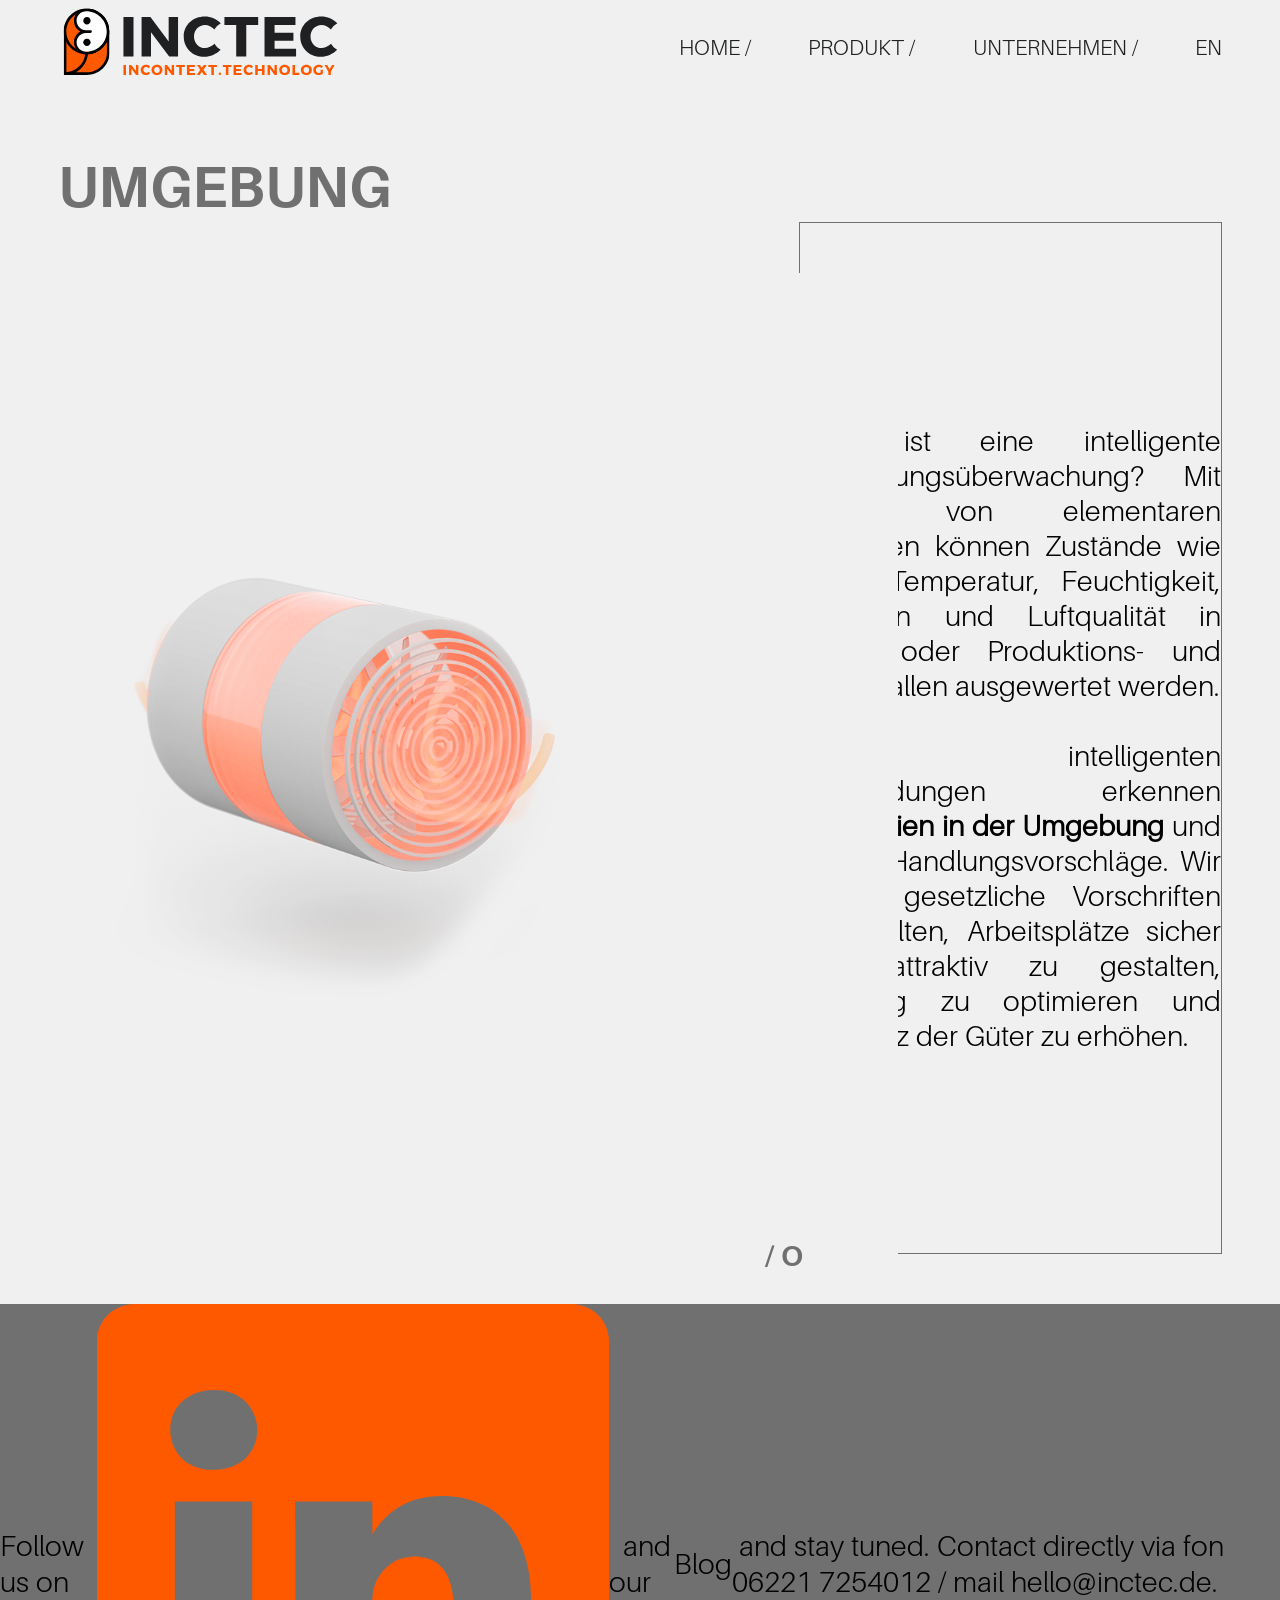
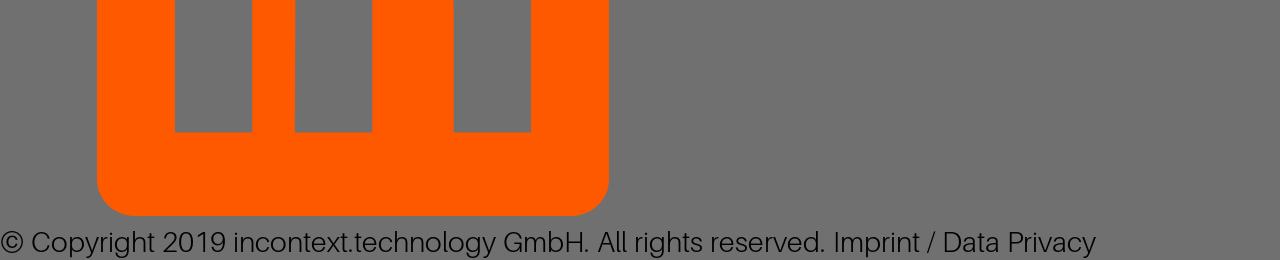
<file: de/air/index.html>
<!doctype html>
<html data-n-head-ssr>
  <head>
    <title>inctec</title><meta data-n-head="ssr" charset="utf-8"><meta data-n-head="ssr" name="viewport" content="width=device-width,initial-scale=1"><meta data-n-head="ssr" data-hid="description" name="description" content=""><link data-n-head="ssr" rel="apple-touch-icon" sizes="180x180" href="/apple-touch-icon.png"><link data-n-head="ssr" rel="icon" type="image/png" sizes="32x32" href="/favicon-32x32.png"><link data-n-head="ssr" rel="icon" type="image/png" sizes="16x16" href="/favicon-16x16.png"><link data-n-head="ssr" rel="manifest" href="/site.webmanifest"><link data-n-head="ssr" rel="mask-icon" href="/safari-pinned-tab.svg" color="#5bbad5"><link data-n-head="ssr" rel="icon" type="image/x-icon" href="/favicon.ico"><link rel="preload" href="/_nuxt/73c72b4.js" as="script"><link rel="preload" href="/_nuxt/3818dc6.js" as="script"><link rel="preload" href="/_nuxt/6049a89.js" as="script"><link rel="preload" href="/_nuxt/32f80d7.js" as="script"><link rel="preload" href="/_nuxt/10c5493.js" as="script"><style data-vue-ssr-id="517a8dd7:0 71b9472c:0 fa7ff0ca:0 78ee6106:0 f6b95dd4:0 1930a9a0:0">code[class*=language-],pre[class*=language-]{color:#000;background:0 0;text-shadow:0 1px #fff;font-family:Consolas,Monaco,"Andale Mono","Ubuntu Mono",monospace;font-size:1em;text-align:left;white-space:pre;word-spacing:normal;word-break:normal;word-wrap:normal;line-height:1.5;-moz-tab-size:4;-o-tab-size:4;tab-size:4;-webkit-hyphens:none;-ms-hyphens:none;hyphens:none}code[class*=language-] ::-moz-selection,code[class*=language-]::-moz-selection,pre[class*=language-] ::-moz-selection,pre[class*=language-]::-moz-selection{text-shadow:none;background:#b3d4fc}code[class*=language-] ::selection,code[class*=language-]::selection,pre[class*=language-] ::selection,pre[class*=language-]::selection{text-shadow:none;background:#b3d4fc}@media print{code[class*=language-],pre[class*=language-]{text-shadow:none}}pre[class*=language-]{padding:1em;margin:.5em 0;overflow:auto}:not(pre)>code[class*=language-],pre[class*=language-]{background:#f5f2f0}:not(pre)>code[class*=language-]{padding:.1em;border-radius:.3em;white-space:normal}.token.cdata,.token.comment,.token.doctype,.token.prolog{color:#708090}.token.punctuation{color:#999}.token.namespace{opacity:.7}.token.boolean,.token.constant,.token.deleted,.token.number,.token.property,.token.symbol,.token.tag{color:#905}.token.attr-name,.token.builtin,.token.char,.token.inserted,.token.selector,.token.string{color:#690}.language-css .token.string,.style .token.string,.token.entity,.token.operator,.token.url{color:#9a6e3a;background:hsla(0,0%,100%,.5)}.token.atrule,.token.attr-value,.token.keyword{color:#07a}.token.class-name,.token.function{color:#dd4a68}.token.important,.token.regex,.token.variable{color:#e90}.token.bold,.token.important{font-weight:700}.token.italic{font-style:italic}.token.entity{cursor:help}/*!
 * animate.css - https://animate.style/
 * Version - 4.1.1
 * Licensed under the MIT license - http://opensource.org/licenses/MIT
 *
 * Copyright (c) 2020 Animate.css
 */:root{--animate-duration:1s;--animate-delay:1s;--animate-repeat:1}.animate__animated{-webkit-animation-duration:1s;-webkit-animation-duration:var(--animate-duration);animation-duration:1s;animation-duration:var(--animate-duration);-webkit-animation-fill-mode:both;animation-fill-mode:both}.animate__animated.animate__infinite{-webkit-animation-iteration-count:infinite;animation-iteration-count:infinite}.animate__animated.animate__repeat-1{-webkit-animation-iteration-count:1;-webkit-animation-iteration-count:var(--animate-repeat);animation-iteration-count:1;animation-iteration-count:var(--animate-repeat)}.animate__animated.animate__repeat-2{-webkit-animation-iteration-count:2;-webkit-animation-iteration-count:calc(var(--animate-repeat)*2);animation-iteration-count:2;animation-iteration-count:calc(var(--animate-repeat)*2)}.animate__animated.animate__repeat-3{-webkit-animation-iteration-count:3;-webkit-animation-iteration-count:calc(var(--animate-repeat)*3);animation-iteration-count:3;animation-iteration-count:calc(var(--animate-repeat)*3)}.animate__animated.animate__delay-1s{-webkit-animation-delay:1s;-webkit-animation-delay:var(--animate-delay);animation-delay:1s;animation-delay:var(--animate-delay)}.animate__animated.animate__delay-2s{-webkit-animation-delay:2s;-webkit-animation-delay:calc(var(--animate-delay)*2);animation-delay:2s;animation-delay:calc(var(--animate-delay)*2)}.animate__animated.animate__delay-3s{-webkit-animation-delay:3s;-webkit-animation-delay:calc(var(--animate-delay)*3);animation-delay:3s;animation-delay:calc(var(--animate-delay)*3)}.animate__animated.animate__delay-4s{-webkit-animation-delay:4s;-webkit-animation-delay:calc(var(--animate-delay)*4);animation-delay:4s;animation-delay:calc(var(--animate-delay)*4)}.animate__animated.animate__delay-5s{-webkit-animation-delay:5s;-webkit-animation-delay:calc(var(--animate-delay)*5);animation-delay:5s;animation-delay:calc(var(--animate-delay)*5)}.animate__animated.animate__faster{-webkit-animation-duration:.5s;-webkit-animation-duration:calc(var(--animate-duration)/2);animation-duration:.5s;animation-duration:calc(var(--animate-duration)/2)}.animate__animated.animate__fast{-webkit-animation-duration:.8s;-webkit-animation-duration:calc(var(--animate-duration)*.8);animation-duration:.8s;animation-duration:calc(var(--animate-duration)*.8)}.animate__animated.animate__slow{-webkit-animation-duration:2s;-webkit-animation-duration:calc(var(--animate-duration)*2);animation-duration:2s;animation-duration:calc(var(--animate-duration)*2)}.animate__animated.animate__slower{-webkit-animation-duration:3s;-webkit-animation-duration:calc(var(--animate-duration)*3);animation-duration:3s;animation-duration:calc(var(--animate-duration)*3)}@media (prefers-reduced-motion:reduce),print{.animate__animated{-webkit-animation-duration:1ms!important;animation-duration:1ms!important;-webkit-transition-duration:1ms!important;transition-duration:1ms!important;-webkit-animation-iteration-count:1!important;animation-iteration-count:1!important}.animate__animated[class*=Out]{opacity:0}}@-webkit-keyframes bounce{0%,20%,53%,to{-webkit-animation-timing-function:cubic-bezier(.215,.61,.355,1);animation-timing-function:cubic-bezier(.215,.61,.355,1);-webkit-transform:translateZ(0);transform:translateZ(0)}40%,43%{-webkit-animation-timing-function:cubic-bezier(.755,.05,.855,.06);animation-timing-function:cubic-bezier(.755,.05,.855,.06);-webkit-transform:translate3d(0,-30px,0) scaleY(1.1);transform:translate3d(0,-30px,0) scaleY(1.1)}70%{-webkit-animation-timing-function:cubic-bezier(.755,.05,.855,.06);animation-timing-function:cubic-bezier(.755,.05,.855,.06);-webkit-transform:translate3d(0,-15px,0) scaleY(1.05);transform:translate3d(0,-15px,0) scaleY(1.05)}80%{-webkit-transition-timing-function:cubic-bezier(.215,.61,.355,1);transition-timing-function:cubic-bezier(.215,.61,.355,1);-webkit-transform:translateZ(0) scaleY(.95);transform:translateZ(0) scaleY(.95)}90%{-webkit-transform:translate3d(0,-4px,0) scaleY(1.02);transform:translate3d(0,-4px,0) scaleY(1.02)}}@keyframes bounce{0%,20%,53%,to{-webkit-animation-timing-function:cubic-bezier(.215,.61,.355,1);animation-timing-function:cubic-bezier(.215,.61,.355,1);-webkit-transform:translateZ(0);transform:translateZ(0)}40%,43%{-webkit-animation-timing-function:cubic-bezier(.755,.05,.855,.06);animation-timing-function:cubic-bezier(.755,.05,.855,.06);-webkit-transform:translate3d(0,-30px,0) scaleY(1.1);transform:translate3d(0,-30px,0) scaleY(1.1)}70%{-webkit-animation-timing-function:cubic-bezier(.755,.05,.855,.06);animation-timing-function:cubic-bezier(.755,.05,.855,.06);-webkit-transform:translate3d(0,-15px,0) scaleY(1.05);transform:translate3d(0,-15px,0) scaleY(1.05)}80%{-webkit-transition-timing-function:cubic-bezier(.215,.61,.355,1);transition-timing-function:cubic-bezier(.215,.61,.355,1);-webkit-transform:translateZ(0) scaleY(.95);transform:translateZ(0) scaleY(.95)}90%{-webkit-transform:translate3d(0,-4px,0) scaleY(1.02);transform:translate3d(0,-4px,0) scaleY(1.02)}}.animate__bounce{-webkit-animation-name:bounce;animation-name:bounce;-webkit-transform-origin:center bottom;transform-origin:center bottom}@-webkit-keyframes flash{0%,50%,to{opacity:1}25%,75%{opacity:0}}@keyframes flash{0%,50%,to{opacity:1}25%,75%{opacity:0}}.animate__flash{-webkit-animation-name:flash;animation-name:flash}@-webkit-keyframes pulse{0%{-webkit-transform:scaleX(1);transform:scaleX(1)}50%{-webkit-transform:scale3d(1.05,1.05,1.05);transform:scale3d(1.05,1.05,1.05)}to{-webkit-transform:scaleX(1);transform:scaleX(1)}}@keyframes pulse{0%{-webkit-transform:scaleX(1);transform:scaleX(1)}50%{-webkit-transform:scale3d(1.05,1.05,1.05);transform:scale3d(1.05,1.05,1.05)}to{-webkit-transform:scaleX(1);transform:scaleX(1)}}.animate__pulse{-webkit-animation-name:pulse;animation-name:pulse;-webkit-animation-timing-function:ease-in-out;animation-timing-function:ease-in-out}@-webkit-keyframes rubberBand{0%{-webkit-transform:scaleX(1);transform:scaleX(1)}30%{-webkit-transform:scale3d(1.25,.75,1);transform:scale3d(1.25,.75,1)}40%{-webkit-transform:scale3d(.75,1.25,1);transform:scale3d(.75,1.25,1)}50%{-webkit-transform:scale3d(1.15,.85,1);transform:scale3d(1.15,.85,1)}65%{-webkit-transform:scale3d(.95,1.05,1);transform:scale3d(.95,1.05,1)}75%{-webkit-transform:scale3d(1.05,.95,1);transform:scale3d(1.05,.95,1)}to{-webkit-transform:scaleX(1);transform:scaleX(1)}}@keyframes rubberBand{0%{-webkit-transform:scaleX(1);transform:scaleX(1)}30%{-webkit-transform:scale3d(1.25,.75,1);transform:scale3d(1.25,.75,1)}40%{-webkit-transform:scale3d(.75,1.25,1);transform:scale3d(.75,1.25,1)}50%{-webkit-transform:scale3d(1.15,.85,1);transform:scale3d(1.15,.85,1)}65%{-webkit-transform:scale3d(.95,1.05,1);transform:scale3d(.95,1.05,1)}75%{-webkit-transform:scale3d(1.05,.95,1);transform:scale3d(1.05,.95,1)}to{-webkit-transform:scaleX(1);transform:scaleX(1)}}.animate__rubberBand{-webkit-animation-name:rubberBand;animation-name:rubberBand}@-webkit-keyframes shakeX{0%,to{-webkit-transform:translateZ(0);transform:translateZ(0)}10%,30%,50%,70%,90%{-webkit-transform:translate3d(-10px,0,0);transform:translate3d(-10px,0,0)}20%,40%,60%,80%{-webkit-transform:translate3d(10px,0,0);transform:translate3d(10px,0,0)}}@keyframes shakeX{0%,to{-webkit-transform:translateZ(0);transform:translateZ(0)}10%,30%,50%,70%,90%{-webkit-transform:translate3d(-10px,0,0);transform:translate3d(-10px,0,0)}20%,40%,60%,80%{-webkit-transform:translate3d(10px,0,0);transform:translate3d(10px,0,0)}}.animate__shakeX{-webkit-animation-name:shakeX;animation-name:shakeX}@-webkit-keyframes shakeY{0%,to{-webkit-transform:translateZ(0);transform:translateZ(0)}10%,30%,50%,70%,90%{-webkit-transform:translate3d(0,-10px,0);transform:translate3d(0,-10px,0)}20%,40%,60%,80%{-webkit-transform:translate3d(0,10px,0);transform:translate3d(0,10px,0)}}@keyframes shakeY{0%,to{-webkit-transform:translateZ(0);transform:translateZ(0)}10%,30%,50%,70%,90%{-webkit-transform:translate3d(0,-10px,0);transform:translate3d(0,-10px,0)}20%,40%,60%,80%{-webkit-transform:translate3d(0,10px,0);transform:translate3d(0,10px,0)}}.animate__shakeY{-webkit-animation-name:shakeY;animation-name:shakeY}@-webkit-keyframes headShake{0%{-webkit-transform:translateX(0);transform:translateX(0)}6.5%{-webkit-transform:translateX(-6px) rotateY(-9deg);transform:translateX(-6px) rotateY(-9deg)}18.5%{-webkit-transform:translateX(5px) rotateY(7deg);transform:translateX(5px) rotateY(7deg)}31.5%{-webkit-transform:translateX(-3px) rotateY(-5deg);transform:translateX(-3px) rotateY(-5deg)}43.5%{-webkit-transform:translateX(2px) rotateY(3deg);transform:translateX(2px) rotateY(3deg)}50%{-webkit-transform:translateX(0);transform:translateX(0)}}@keyframes headShake{0%{-webkit-transform:translateX(0);transform:translateX(0)}6.5%{-webkit-transform:translateX(-6px) rotateY(-9deg);transform:translateX(-6px) rotateY(-9deg)}18.5%{-webkit-transform:translateX(5px) rotateY(7deg);transform:translateX(5px) rotateY(7deg)}31.5%{-webkit-transform:translateX(-3px) rotateY(-5deg);transform:translateX(-3px) rotateY(-5deg)}43.5%{-webkit-transform:translateX(2px) rotateY(3deg);transform:translateX(2px) rotateY(3deg)}50%{-webkit-transform:translateX(0);transform:translateX(0)}}.animate__headShake{-webkit-animation-timing-function:ease-in-out;animation-timing-function:ease-in-out;-webkit-animation-name:headShake;animation-name:headShake}@-webkit-keyframes swing{20%{-webkit-transform:rotate(15deg);transform:rotate(15deg)}40%{-webkit-transform:rotate(-10deg);transform:rotate(-10deg)}60%{-webkit-transform:rotate(5deg);transform:rotate(5deg)}80%{-webkit-transform:rotate(-5deg);transform:rotate(-5deg)}to{-webkit-transform:rotate(0);transform:rotate(0)}}@keyframes swing{20%{-webkit-transform:rotate(15deg);transform:rotate(15deg)}40%{-webkit-transform:rotate(-10deg);transform:rotate(-10deg)}60%{-webkit-transform:rotate(5deg);transform:rotate(5deg)}80%{-webkit-transform:rotate(-5deg);transform:rotate(-5deg)}to{-webkit-transform:rotate(0);transform:rotate(0)}}.animate__swing{-webkit-transform-origin:top center;transform-origin:top center;-webkit-animation-name:swing;animation-name:swing}@-webkit-keyframes tada{0%{-webkit-transform:scaleX(1);transform:scaleX(1)}10%,20%{-webkit-transform:scale3d(.9,.9,.9) rotate(-3deg);transform:scale3d(.9,.9,.9) rotate(-3deg)}30%,50%,70%,90%{-webkit-transform:scale3d(1.1,1.1,1.1) rotate(3deg);transform:scale3d(1.1,1.1,1.1) rotate(3deg)}40%,60%,80%{-webkit-transform:scale3d(1.1,1.1,1.1) rotate(-3deg);transform:scale3d(1.1,1.1,1.1) rotate(-3deg)}to{-webkit-transform:scaleX(1);transform:scaleX(1)}}@keyframes tada{0%{-webkit-transform:scaleX(1);transform:scaleX(1)}10%,20%{-webkit-transform:scale3d(.9,.9,.9) rotate(-3deg);transform:scale3d(.9,.9,.9) rotate(-3deg)}30%,50%,70%,90%{-webkit-transform:scale3d(1.1,1.1,1.1) rotate(3deg);transform:scale3d(1.1,1.1,1.1) rotate(3deg)}40%,60%,80%{-webkit-transform:scale3d(1.1,1.1,1.1) rotate(-3deg);transform:scale3d(1.1,1.1,1.1) rotate(-3deg)}to{-webkit-transform:scaleX(1);transform:scaleX(1)}}.animate__tada{-webkit-animation-name:tada;animation-name:tada}@-webkit-keyframes wobble{0%{-webkit-transform:translateZ(0);transform:translateZ(0)}15%{-webkit-transform:translate3d(-25%,0,0) rotate(-5deg);transform:translate3d(-25%,0,0) rotate(-5deg)}30%{-webkit-transform:translate3d(20%,0,0) rotate(3deg);transform:translate3d(20%,0,0) rotate(3deg)}45%{-webkit-transform:translate3d(-15%,0,0) rotate(-3deg);transform:translate3d(-15%,0,0) rotate(-3deg)}60%{-webkit-transform:translate3d(10%,0,0) rotate(2deg);transform:translate3d(10%,0,0) rotate(2deg)}75%{-webkit-transform:translate3d(-5%,0,0) rotate(-1deg);transform:translate3d(-5%,0,0) rotate(-1deg)}to{-webkit-transform:translateZ(0);transform:translateZ(0)}}@keyframes wobble{0%{-webkit-transform:translateZ(0);transform:translateZ(0)}15%{-webkit-transform:translate3d(-25%,0,0) rotate(-5deg);transform:translate3d(-25%,0,0) rotate(-5deg)}30%{-webkit-transform:translate3d(20%,0,0) rotate(3deg);transform:translate3d(20%,0,0) rotate(3deg)}45%{-webkit-transform:translate3d(-15%,0,0) rotate(-3deg);transform:translate3d(-15%,0,0) rotate(-3deg)}60%{-webkit-transform:translate3d(10%,0,0) rotate(2deg);transform:translate3d(10%,0,0) rotate(2deg)}75%{-webkit-transform:translate3d(-5%,0,0) rotate(-1deg);transform:translate3d(-5%,0,0) rotate(-1deg)}to{-webkit-transform:translateZ(0);transform:translateZ(0)}}.animate__wobble{-webkit-animation-name:wobble;animation-name:wobble}@-webkit-keyframes jello{0%,11.1%,to{-webkit-transform:translateZ(0);transform:translateZ(0)}22.2%{-webkit-transform:skewX(-12.5deg) skewY(-12.5deg);transform:skewX(-12.5deg) skewY(-12.5deg)}33.3%{-webkit-transform:skewX(6.25deg) skewY(6.25deg);transform:skewX(6.25deg) skewY(6.25deg)}44.4%{-webkit-transform:skewX(-3.125deg) skewY(-3.125deg);transform:skewX(-3.125deg) skewY(-3.125deg)}55.5%{-webkit-transform:skewX(1.5625deg) skewY(1.5625deg);transform:skewX(1.5625deg) skewY(1.5625deg)}66.6%{-webkit-transform:skewX(-.78125deg) skewY(-.78125deg);transform:skewX(-.78125deg) skewY(-.78125deg)}77.7%{-webkit-transform:skewX(.390625deg) skewY(.390625deg);transform:skewX(.390625deg) skewY(.390625deg)}88.8%{-webkit-transform:skewX(-.1953125deg) skewY(-.1953125deg);transform:skewX(-.1953125deg) skewY(-.1953125deg)}}@keyframes jello{0%,11.1%,to{-webkit-transform:translateZ(0);transform:translateZ(0)}22.2%{-webkit-transform:skewX(-12.5deg) skewY(-12.5deg);transform:skewX(-12.5deg) skewY(-12.5deg)}33.3%{-webkit-transform:skewX(6.25deg) skewY(6.25deg);transform:skewX(6.25deg) skewY(6.25deg)}44.4%{-webkit-transform:skewX(-3.125deg) skewY(-3.125deg);transform:skewX(-3.125deg) skewY(-3.125deg)}55.5%{-webkit-transform:skewX(1.5625deg) skewY(1.5625deg);transform:skewX(1.5625deg) skewY(1.5625deg)}66.6%{-webkit-transform:skewX(-.78125deg) skewY(-.78125deg);transform:skewX(-.78125deg) skewY(-.78125deg)}77.7%{-webkit-transform:skewX(.390625deg) skewY(.390625deg);transform:skewX(.390625deg) skewY(.390625deg)}88.8%{-webkit-transform:skewX(-.1953125deg) skewY(-.1953125deg);transform:skewX(-.1953125deg) skewY(-.1953125deg)}}.animate__jello{-webkit-animation-name:jello;animation-name:jello;-webkit-transform-origin:center;transform-origin:center}@-webkit-keyframes heartBeat{0%{-webkit-transform:scale(1);transform:scale(1)}14%{-webkit-transform:scale(1.3);transform:scale(1.3)}28%{-webkit-transform:scale(1);transform:scale(1)}42%{-webkit-transform:scale(1.3);transform:scale(1.3)}70%{-webkit-transform:scale(1);transform:scale(1)}}@keyframes heartBeat{0%{-webkit-transform:scale(1);transform:scale(1)}14%{-webkit-transform:scale(1.3);transform:scale(1.3)}28%{-webkit-transform:scale(1);transform:scale(1)}42%{-webkit-transform:scale(1.3);transform:scale(1.3)}70%{-webkit-transform:scale(1);transform:scale(1)}}.animate__heartBeat{-webkit-animation-name:heartBeat;animation-name:heartBeat;-webkit-animation-duration:1.3s;-webkit-animation-duration:calc(var(--animate-duration)*1.3);animation-duration:1.3s;animation-duration:calc(var(--animate-duration)*1.3);-webkit-animation-timing-function:ease-in-out;animation-timing-function:ease-in-out}@-webkit-keyframes backInDown{0%{-webkit-transform:translateY(-1200px) scale(.7);transform:translateY(-1200px) scale(.7);opacity:.7}80%{-webkit-transform:translateY(0) scale(.7);transform:translateY(0) scale(.7);opacity:.7}to{-webkit-transform:scale(1);transform:scale(1);opacity:1}}@keyframes backInDown{0%{-webkit-transform:translateY(-1200px) scale(.7);transform:translateY(-1200px) scale(.7);opacity:.7}80%{-webkit-transform:translateY(0) scale(.7);transform:translateY(0) scale(.7);opacity:.7}to{-webkit-transform:scale(1);transform:scale(1);opacity:1}}.animate__backInDown{-webkit-animation-name:backInDown;animation-name:backInDown}@-webkit-keyframes backInLeft{0%{-webkit-transform:translateX(-2000px) scale(.7);transform:translateX(-2000px) scale(.7);opacity:.7}80%{-webkit-transform:translateX(0) scale(.7);transform:translateX(0) scale(.7);opacity:.7}to{-webkit-transform:scale(1);transform:scale(1);opacity:1}}@keyframes backInLeft{0%{-webkit-transform:translateX(-2000px) scale(.7);transform:translateX(-2000px) scale(.7);opacity:.7}80%{-webkit-transform:translateX(0) scale(.7);transform:translateX(0) scale(.7);opacity:.7}to{-webkit-transform:scale(1);transform:scale(1);opacity:1}}.animate__backInLeft{-webkit-animation-name:backInLeft;animation-name:backInLeft}@-webkit-keyframes backInRight{0%{-webkit-transform:translateX(2000px) scale(.7);transform:translateX(2000px) scale(.7);opacity:.7}80%{-webkit-transform:translateX(0) scale(.7);transform:translateX(0) scale(.7);opacity:.7}to{-webkit-transform:scale(1);transform:scale(1);opacity:1}}@keyframes backInRight{0%{-webkit-transform:translateX(2000px) scale(.7);transform:translateX(2000px) scale(.7);opacity:.7}80%{-webkit-transform:translateX(0) scale(.7);transform:translateX(0) scale(.7);opacity:.7}to{-webkit-transform:scale(1);transform:scale(1);opacity:1}}.animate__backInRight{-webkit-animation-name:backInRight;animation-name:backInRight}@-webkit-keyframes backInUp{0%{-webkit-transform:translateY(1200px) scale(.7);transform:translateY(1200px) scale(.7);opacity:.7}80%{-webkit-transform:translateY(0) scale(.7);transform:translateY(0) scale(.7);opacity:.7}to{-webkit-transform:scale(1);transform:scale(1);opacity:1}}@keyframes backInUp{0%{-webkit-transform:translateY(1200px) scale(.7);transform:translateY(1200px) scale(.7);opacity:.7}80%{-webkit-transform:translateY(0) scale(.7);transform:translateY(0) scale(.7);opacity:.7}to{-webkit-transform:scale(1);transform:scale(1);opacity:1}}.animate__backInUp{-webkit-animation-name:backInUp;animation-name:backInUp}@-webkit-keyframes backOutDown{0%{-webkit-transform:scale(1);transform:scale(1);opacity:1}20%{-webkit-transform:translateY(0) scale(.7);transform:translateY(0) scale(.7);opacity:.7}to{-webkit-transform:translateY(700px) scale(.7);transform:translateY(700px) scale(.7);opacity:.7}}@keyframes backOutDown{0%{-webkit-transform:scale(1);transform:scale(1);opacity:1}20%{-webkit-transform:translateY(0) scale(.7);transform:translateY(0) scale(.7);opacity:.7}to{-webkit-transform:translateY(700px) scale(.7);transform:translateY(700px) scale(.7);opacity:.7}}.animate__backOutDown{-webkit-animation-name:backOutDown;animation-name:backOutDown}@-webkit-keyframes backOutLeft{0%{-webkit-transform:scale(1);transform:scale(1);opacity:1}20%{-webkit-transform:translateX(0) scale(.7);transform:translateX(0) scale(.7);opacity:.7}to{-webkit-transform:translateX(-2000px) scale(.7);transform:translateX(-2000px) scale(.7);opacity:.7}}@keyframes backOutLeft{0%{-webkit-transform:scale(1);transform:scale(1);opacity:1}20%{-webkit-transform:translateX(0) scale(.7);transform:translateX(0) scale(.7);opacity:.7}to{-webkit-transform:translateX(-2000px) scale(.7);transform:translateX(-2000px) scale(.7);opacity:.7}}.animate__backOutLeft{-webkit-animation-name:backOutLeft;animation-name:backOutLeft}@-webkit-keyframes backOutRight{0%{-webkit-transform:scale(1);transform:scale(1);opacity:1}20%{-webkit-transform:translateX(0) scale(.7);transform:translateX(0) scale(.7);opacity:.7}to{-webkit-transform:translateX(2000px) scale(.7);transform:translateX(2000px) scale(.7);opacity:.7}}@keyframes backOutRight{0%{-webkit-transform:scale(1);transform:scale(1);opacity:1}20%{-webkit-transform:translateX(0) scale(.7);transform:translateX(0) scale(.7);opacity:.7}to{-webkit-transform:translateX(2000px) scale(.7);transform:translateX(2000px) scale(.7);opacity:.7}}.animate__backOutRight{-webkit-animation-name:backOutRight;animation-name:backOutRight}@-webkit-keyframes backOutUp{0%{-webkit-transform:scale(1);transform:scale(1);opacity:1}20%{-webkit-transform:translateY(0) scale(.7);transform:translateY(0) scale(.7);opacity:.7}to{-webkit-transform:translateY(-700px) scale(.7);transform:translateY(-700px) scale(.7);opacity:.7}}@keyframes backOutUp{0%{-webkit-transform:scale(1);transform:scale(1);opacity:1}20%{-webkit-transform:translateY(0) scale(.7);transform:translateY(0) scale(.7);opacity:.7}to{-webkit-transform:translateY(-700px) scale(.7);transform:translateY(-700px) scale(.7);opacity:.7}}.animate__backOutUp{-webkit-animation-name:backOutUp;animation-name:backOutUp}@-webkit-keyframes bounceIn{0%,20%,40%,60%,80%,to{-webkit-animation-timing-function:cubic-bezier(.215,.61,.355,1);animation-timing-function:cubic-bezier(.215,.61,.355,1)}0%{opacity:0;-webkit-transform:scale3d(.3,.3,.3);transform:scale3d(.3,.3,.3)}20%{-webkit-transform:scale3d(1.1,1.1,1.1);transform:scale3d(1.1,1.1,1.1)}40%{-webkit-transform:scale3d(.9,.9,.9);transform:scale3d(.9,.9,.9)}60%{opacity:1;-webkit-transform:scale3d(1.03,1.03,1.03);transform:scale3d(1.03,1.03,1.03)}80%{-webkit-transform:scale3d(.97,.97,.97);transform:scale3d(.97,.97,.97)}to{opacity:1;-webkit-transform:scaleX(1);transform:scaleX(1)}}@keyframes bounceIn{0%,20%,40%,60%,80%,to{-webkit-animation-timing-function:cubic-bezier(.215,.61,.355,1);animation-timing-function:cubic-bezier(.215,.61,.355,1)}0%{opacity:0;-webkit-transform:scale3d(.3,.3,.3);transform:scale3d(.3,.3,.3)}20%{-webkit-transform:scale3d(1.1,1.1,1.1);transform:scale3d(1.1,1.1,1.1)}40%{-webkit-transform:scale3d(.9,.9,.9);transform:scale3d(.9,.9,.9)}60%{opacity:1;-webkit-transform:scale3d(1.03,1.03,1.03);transform:scale3d(1.03,1.03,1.03)}80%{-webkit-transform:scale3d(.97,.97,.97);transform:scale3d(.97,.97,.97)}to{opacity:1;-webkit-transform:scaleX(1);transform:scaleX(1)}}.animate__bounceIn{-webkit-animation-duration:.75s;-webkit-animation-duration:calc(var(--animate-duration)*.75);animation-duration:.75s;animation-duration:calc(var(--animate-duration)*.75);-webkit-animation-name:bounceIn;animation-name:bounceIn}@-webkit-keyframes bounceInDown{0%,60%,75%,90%,to{-webkit-animation-timing-function:cubic-bezier(.215,.61,.355,1);animation-timing-function:cubic-bezier(.215,.61,.355,1)}0%{opacity:0;-webkit-transform:translate3d(0,-3000px,0) scaleY(3);transform:translate3d(0,-3000px,0) scaleY(3)}60%{opacity:1;-webkit-transform:translate3d(0,25px,0) scaleY(.9);transform:translate3d(0,25px,0) scaleY(.9)}75%{-webkit-transform:translate3d(0,-10px,0) scaleY(.95);transform:translate3d(0,-10px,0) scaleY(.95)}90%{-webkit-transform:translate3d(0,5px,0) scaleY(.985);transform:translate3d(0,5px,0) scaleY(.985)}to{-webkit-transform:translateZ(0);transform:translateZ(0)}}@keyframes bounceInDown{0%,60%,75%,90%,to{-webkit-animation-timing-function:cubic-bezier(.215,.61,.355,1);animation-timing-function:cubic-bezier(.215,.61,.355,1)}0%{opacity:0;-webkit-transform:translate3d(0,-3000px,0) scaleY(3);transform:translate3d(0,-3000px,0) scaleY(3)}60%{opacity:1;-webkit-transform:translate3d(0,25px,0) scaleY(.9);transform:translate3d(0,25px,0) scaleY(.9)}75%{-webkit-transform:translate3d(0,-10px,0) scaleY(.95);transform:translate3d(0,-10px,0) scaleY(.95)}90%{-webkit-transform:translate3d(0,5px,0) scaleY(.985);transform:translate3d(0,5px,0) scaleY(.985)}to{-webkit-transform:translateZ(0);transform:translateZ(0)}}.animate__bounceInDown{-webkit-animation-name:bounceInDown;animation-name:bounceInDown}@-webkit-keyframes bounceInLeft{0%,60%,75%,90%,to{-webkit-animation-timing-function:cubic-bezier(.215,.61,.355,1);animation-timing-function:cubic-bezier(.215,.61,.355,1)}0%{opacity:0;-webkit-transform:translate3d(-3000px,0,0) scaleX(3);transform:translate3d(-3000px,0,0) scaleX(3)}60%{opacity:1;-webkit-transform:translate3d(25px,0,0) scaleX(1);transform:translate3d(25px,0,0) scaleX(1)}75%{-webkit-transform:translate3d(-10px,0,0) scaleX(.98);transform:translate3d(-10px,0,0) scaleX(.98)}90%{-webkit-transform:translate3d(5px,0,0) scaleX(.995);transform:translate3d(5px,0,0) scaleX(.995)}to{-webkit-transform:translateZ(0);transform:translateZ(0)}}@keyframes bounceInLeft{0%,60%,75%,90%,to{-webkit-animation-timing-function:cubic-bezier(.215,.61,.355,1);animation-timing-function:cubic-bezier(.215,.61,.355,1)}0%{opacity:0;-webkit-transform:translate3d(-3000px,0,0) scaleX(3);transform:translate3d(-3000px,0,0) scaleX(3)}60%{opacity:1;-webkit-transform:translate3d(25px,0,0) scaleX(1);transform:translate3d(25px,0,0) scaleX(1)}75%{-webkit-transform:translate3d(-10px,0,0) scaleX(.98);transform:translate3d(-10px,0,0) scaleX(.98)}90%{-webkit-transform:translate3d(5px,0,0) scaleX(.995);transform:translate3d(5px,0,0) scaleX(.995)}to{-webkit-transform:translateZ(0);transform:translateZ(0)}}.animate__bounceInLeft{-webkit-animation-name:bounceInLeft;animation-name:bounceInLeft}@-webkit-keyframes bounceInRight{0%,60%,75%,90%,to{-webkit-animation-timing-function:cubic-bezier(.215,.61,.355,1);animation-timing-function:cubic-bezier(.215,.61,.355,1)}0%{opacity:0;-webkit-transform:translate3d(3000px,0,0) scaleX(3);transform:translate3d(3000px,0,0) scaleX(3)}60%{opacity:1;-webkit-transform:translate3d(-25px,0,0) scaleX(1);transform:translate3d(-25px,0,0) scaleX(1)}75%{-webkit-transform:translate3d(10px,0,0) scaleX(.98);transform:translate3d(10px,0,0) scaleX(.98)}90%{-webkit-transform:translate3d(-5px,0,0) scaleX(.995);transform:translate3d(-5px,0,0) scaleX(.995)}to{-webkit-transform:translateZ(0);transform:translateZ(0)}}@keyframes bounceInRight{0%,60%,75%,90%,to{-webkit-animation-timing-function:cubic-bezier(.215,.61,.355,1);animation-timing-function:cubic-bezier(.215,.61,.355,1)}0%{opacity:0;-webkit-transform:translate3d(3000px,0,0) scaleX(3);transform:translate3d(3000px,0,0) scaleX(3)}60%{opacity:1;-webkit-transform:translate3d(-25px,0,0) scaleX(1);transform:translate3d(-25px,0,0) scaleX(1)}75%{-webkit-transform:translate3d(10px,0,0) scaleX(.98);transform:translate3d(10px,0,0) scaleX(.98)}90%{-webkit-transform:translate3d(-5px,0,0) scaleX(.995);transform:translate3d(-5px,0,0) scaleX(.995)}to{-webkit-transform:translateZ(0);transform:translateZ(0)}}.animate__bounceInRight{-webkit-animation-name:bounceInRight;animation-name:bounceInRight}@-webkit-keyframes bounceInUp{0%,60%,75%,90%,to{-webkit-animation-timing-function:cubic-bezier(.215,.61,.355,1);animation-timing-function:cubic-bezier(.215,.61,.355,1)}0%{opacity:0;-webkit-transform:translate3d(0,3000px,0) scaleY(5);transform:translate3d(0,3000px,0) scaleY(5)}60%{opacity:1;-webkit-transform:translate3d(0,-20px,0) scaleY(.9);transform:translate3d(0,-20px,0) scaleY(.9)}75%{-webkit-transform:translate3d(0,10px,0) scaleY(.95);transform:translate3d(0,10px,0) scaleY(.95)}90%{-webkit-transform:translate3d(0,-5px,0) scaleY(.985);transform:translate3d(0,-5px,0) scaleY(.985)}to{-webkit-transform:translateZ(0);transform:translateZ(0)}}@keyframes bounceInUp{0%,60%,75%,90%,to{-webkit-animation-timing-function:cubic-bezier(.215,.61,.355,1);animation-timing-function:cubic-bezier(.215,.61,.355,1)}0%{opacity:0;-webkit-transform:translate3d(0,3000px,0) scaleY(5);transform:translate3d(0,3000px,0) scaleY(5)}60%{opacity:1;-webkit-transform:translate3d(0,-20px,0) scaleY(.9);transform:translate3d(0,-20px,0) scaleY(.9)}75%{-webkit-transform:translate3d(0,10px,0) scaleY(.95);transform:translate3d(0,10px,0) scaleY(.95)}90%{-webkit-transform:translate3d(0,-5px,0) scaleY(.985);transform:translate3d(0,-5px,0) scaleY(.985)}to{-webkit-transform:translateZ(0);transform:translateZ(0)}}.animate__bounceInUp{-webkit-animation-name:bounceInUp;animation-name:bounceInUp}@-webkit-keyframes bounceOut{20%{-webkit-transform:scale3d(.9,.9,.9);transform:scale3d(.9,.9,.9)}50%,55%{opacity:1;-webkit-transform:scale3d(1.1,1.1,1.1);transform:scale3d(1.1,1.1,1.1)}to{opacity:0;-webkit-transform:scale3d(.3,.3,.3);transform:scale3d(.3,.3,.3)}}@keyframes bounceOut{20%{-webkit-transform:scale3d(.9,.9,.9);transform:scale3d(.9,.9,.9)}50%,55%{opacity:1;-webkit-transform:scale3d(1.1,1.1,1.1);transform:scale3d(1.1,1.1,1.1)}to{opacity:0;-webkit-transform:scale3d(.3,.3,.3);transform:scale3d(.3,.3,.3)}}.animate__bounceOut{-webkit-animation-duration:.75s;-webkit-animation-duration:calc(var(--animate-duration)*.75);animation-duration:.75s;animation-duration:calc(var(--animate-duration)*.75);-webkit-animation-name:bounceOut;animation-name:bounceOut}@-webkit-keyframes bounceOutDown{20%{-webkit-transform:translate3d(0,10px,0) scaleY(.985);transform:translate3d(0,10px,0) scaleY(.985)}40%,45%{opacity:1;-webkit-transform:translate3d(0,-20px,0) scaleY(.9);transform:translate3d(0,-20px,0) scaleY(.9)}to{opacity:0;-webkit-transform:translate3d(0,2000px,0) scaleY(3);transform:translate3d(0,2000px,0) scaleY(3)}}@keyframes bounceOutDown{20%{-webkit-transform:translate3d(0,10px,0) scaleY(.985);transform:translate3d(0,10px,0) scaleY(.985)}40%,45%{opacity:1;-webkit-transform:translate3d(0,-20px,0) scaleY(.9);transform:translate3d(0,-20px,0) scaleY(.9)}to{opacity:0;-webkit-transform:translate3d(0,2000px,0) scaleY(3);transform:translate3d(0,2000px,0) scaleY(3)}}.animate__bounceOutDown{-webkit-animation-name:bounceOutDown;animation-name:bounceOutDown}@-webkit-keyframes bounceOutLeft{20%{opacity:1;-webkit-transform:translate3d(20px,0,0) scaleX(.9);transform:translate3d(20px,0,0) scaleX(.9)}to{opacity:0;-webkit-transform:translate3d(-2000px,0,0) scaleX(2);transform:translate3d(-2000px,0,0) scaleX(2)}}@keyframes bounceOutLeft{20%{opacity:1;-webkit-transform:translate3d(20px,0,0) scaleX(.9);transform:translate3d(20px,0,0) scaleX(.9)}to{opacity:0;-webkit-transform:translate3d(-2000px,0,0) scaleX(2);transform:translate3d(-2000px,0,0) scaleX(2)}}.animate__bounceOutLeft{-webkit-animation-name:bounceOutLeft;animation-name:bounceOutLeft}@-webkit-keyframes bounceOutRight{20%{opacity:1;-webkit-transform:translate3d(-20px,0,0) scaleX(.9);transform:translate3d(-20px,0,0) scaleX(.9)}to{opacity:0;-webkit-transform:translate3d(2000px,0,0) scaleX(2);transform:translate3d(2000px,0,0) scaleX(2)}}@keyframes bounceOutRight{20%{opacity:1;-webkit-transform:translate3d(-20px,0,0) scaleX(.9);transform:translate3d(-20px,0,0) scaleX(.9)}to{opacity:0;-webkit-transform:translate3d(2000px,0,0) scaleX(2);transform:translate3d(2000px,0,0) scaleX(2)}}.animate__bounceOutRight{-webkit-animation-name:bounceOutRight;animation-name:bounceOutRight}@-webkit-keyframes bounceOutUp{20%{-webkit-transform:translate3d(0,-10px,0) scaleY(.985);transform:translate3d(0,-10px,0) scaleY(.985)}40%,45%{opacity:1;-webkit-transform:translate3d(0,20px,0) scaleY(.9);transform:translate3d(0,20px,0) scaleY(.9)}to{opacity:0;-webkit-transform:translate3d(0,-2000px,0) scaleY(3);transform:translate3d(0,-2000px,0) scaleY(3)}}@keyframes bounceOutUp{20%{-webkit-transform:translate3d(0,-10px,0) scaleY(.985);transform:translate3d(0,-10px,0) scaleY(.985)}40%,45%{opacity:1;-webkit-transform:translate3d(0,20px,0) scaleY(.9);transform:translate3d(0,20px,0) scaleY(.9)}to{opacity:0;-webkit-transform:translate3d(0,-2000px,0) scaleY(3);transform:translate3d(0,-2000px,0) scaleY(3)}}.animate__bounceOutUp{-webkit-animation-name:bounceOutUp;animation-name:bounceOutUp}@-webkit-keyframes fadeIn{0%{opacity:0}to{opacity:1}}@keyframes fadeIn{0%{opacity:0}to{opacity:1}}.animate__fadeIn{-webkit-animation-name:fadeIn;animation-name:fadeIn}@-webkit-keyframes fadeInDown{0%{opacity:0;-webkit-transform:translate3d(0,-100%,0);transform:translate3d(0,-100%,0)}to{opacity:1;-webkit-transform:translateZ(0);transform:translateZ(0)}}@keyframes fadeInDown{0%{opacity:0;-webkit-transform:translate3d(0,-100%,0);transform:translate3d(0,-100%,0)}to{opacity:1;-webkit-transform:translateZ(0);transform:translateZ(0)}}.animate__fadeInDown{-webkit-animation-name:fadeInDown;animation-name:fadeInDown}@-webkit-keyframes fadeInDownBig{0%{opacity:0;-webkit-transform:translate3d(0,-2000px,0);transform:translate3d(0,-2000px,0)}to{opacity:1;-webkit-transform:translateZ(0);transform:translateZ(0)}}@keyframes fadeInDownBig{0%{opacity:0;-webkit-transform:translate3d(0,-2000px,0);transform:translate3d(0,-2000px,0)}to{opacity:1;-webkit-transform:translateZ(0);transform:translateZ(0)}}.animate__fadeInDownBig{-webkit-animation-name:fadeInDownBig;animation-name:fadeInDownBig}@-webkit-keyframes fadeInLeft{0%{opacity:0;-webkit-transform:translate3d(-100%,0,0);transform:translate3d(-100%,0,0)}to{opacity:1;-webkit-transform:translateZ(0);transform:translateZ(0)}}@keyframes fadeInLeft{0%{opacity:0;-webkit-transform:translate3d(-100%,0,0);transform:translate3d(-100%,0,0)}to{opacity:1;-webkit-transform:translateZ(0);transform:translateZ(0)}}.animate__fadeInLeft{-webkit-animation-name:fadeInLeft;animation-name:fadeInLeft}@-webkit-keyframes fadeInLeftBig{0%{opacity:0;-webkit-transform:translate3d(-2000px,0,0);transform:translate3d(-2000px,0,0)}to{opacity:1;-webkit-transform:translateZ(0);transform:translateZ(0)}}@keyframes fadeInLeftBig{0%{opacity:0;-webkit-transform:translate3d(-2000px,0,0);transform:translate3d(-2000px,0,0)}to{opacity:1;-webkit-transform:translateZ(0);transform:translateZ(0)}}.animate__fadeInLeftBig{-webkit-animation-name:fadeInLeftBig;animation-name:fadeInLeftBig}@-webkit-keyframes fadeInRight{0%{opacity:0;-webkit-transform:translate3d(100%,0,0);transform:translate3d(100%,0,0)}to{opacity:1;-webkit-transform:translateZ(0);transform:translateZ(0)}}@keyframes fadeInRight{0%{opacity:0;-webkit-transform:translate3d(100%,0,0);transform:translate3d(100%,0,0)}to{opacity:1;-webkit-transform:translateZ(0);transform:translateZ(0)}}.animate__fadeInRight{-webkit-animation-name:fadeInRight;animation-name:fadeInRight}@-webkit-keyframes fadeInRightBig{0%{opacity:0;-webkit-transform:translate3d(2000px,0,0);transform:translate3d(2000px,0,0)}to{opacity:1;-webkit-transform:translateZ(0);transform:translateZ(0)}}@keyframes fadeInRightBig{0%{opacity:0;-webkit-transform:translate3d(2000px,0,0);transform:translate3d(2000px,0,0)}to{opacity:1;-webkit-transform:translateZ(0);transform:translateZ(0)}}.animate__fadeInRightBig{-webkit-animation-name:fadeInRightBig;animation-name:fadeInRightBig}@-webkit-keyframes fadeInUp{0%{opacity:0;-webkit-transform:translate3d(0,100%,0);transform:translate3d(0,100%,0)}to{opacity:1;-webkit-transform:translateZ(0);transform:translateZ(0)}}@keyframes fadeInUp{0%{opacity:0;-webkit-transform:translate3d(0,100%,0);transform:translate3d(0,100%,0)}to{opacity:1;-webkit-transform:translateZ(0);transform:translateZ(0)}}.animate__fadeInUp{-webkit-animation-name:fadeInUp;animation-name:fadeInUp}@-webkit-keyframes fadeInUpBig{0%{opacity:0;-webkit-transform:translate3d(0,2000px,0);transform:translate3d(0,2000px,0)}to{opacity:1;-webkit-transform:translateZ(0);transform:translateZ(0)}}@keyframes fadeInUpBig{0%{opacity:0;-webkit-transform:translate3d(0,2000px,0);transform:translate3d(0,2000px,0)}to{opacity:1;-webkit-transform:translateZ(0);transform:translateZ(0)}}.animate__fadeInUpBig{-webkit-animation-name:fadeInUpBig;animation-name:fadeInUpBig}@-webkit-keyframes fadeInTopLeft{0%{opacity:0;-webkit-transform:translate3d(-100%,-100%,0);transform:translate3d(-100%,-100%,0)}to{opacity:1;-webkit-transform:translateZ(0);transform:translateZ(0)}}@keyframes fadeInTopLeft{0%{opacity:0;-webkit-transform:translate3d(-100%,-100%,0);transform:translate3d(-100%,-100%,0)}to{opacity:1;-webkit-transform:translateZ(0);transform:translateZ(0)}}.animate__fadeInTopLeft{-webkit-animation-name:fadeInTopLeft;animation-name:fadeInTopLeft}@-webkit-keyframes fadeInTopRight{0%{opacity:0;-webkit-transform:translate3d(100%,-100%,0);transform:translate3d(100%,-100%,0)}to{opacity:1;-webkit-transform:translateZ(0);transform:translateZ(0)}}@keyframes fadeInTopRight{0%{opacity:0;-webkit-transform:translate3d(100%,-100%,0);transform:translate3d(100%,-100%,0)}to{opacity:1;-webkit-transform:translateZ(0);transform:translateZ(0)}}.animate__fadeInTopRight{-webkit-animation-name:fadeInTopRight;animation-name:fadeInTopRight}@-webkit-keyframes fadeInBottomLeft{0%{opacity:0;-webkit-transform:translate3d(-100%,100%,0);transform:translate3d(-100%,100%,0)}to{opacity:1;-webkit-transform:translateZ(0);transform:translateZ(0)}}@keyframes fadeInBottomLeft{0%{opacity:0;-webkit-transform:translate3d(-100%,100%,0);transform:translate3d(-100%,100%,0)}to{opacity:1;-webkit-transform:translateZ(0);transform:translateZ(0)}}.animate__fadeInBottomLeft{-webkit-animation-name:fadeInBottomLeft;animation-name:fadeInBottomLeft}@-webkit-keyframes fadeInBottomRight{0%{opacity:0;-webkit-transform:translate3d(100%,100%,0);transform:translate3d(100%,100%,0)}to{opacity:1;-webkit-transform:translateZ(0);transform:translateZ(0)}}@keyframes fadeInBottomRight{0%{opacity:0;-webkit-transform:translate3d(100%,100%,0);transform:translate3d(100%,100%,0)}to{opacity:1;-webkit-transform:translateZ(0);transform:translateZ(0)}}.animate__fadeInBottomRight{-webkit-animation-name:fadeInBottomRight;animation-name:fadeInBottomRight}@-webkit-keyframes fadeOut{0%{opacity:1}to{opacity:0}}@keyframes fadeOut{0%{opacity:1}to{opacity:0}}.animate__fadeOut{-webkit-animation-name:fadeOut;animation-name:fadeOut}@-webkit-keyframes fadeOutDown{0%{opacity:1}to{opacity:0;-webkit-transform:translate3d(0,100%,0);transform:translate3d(0,100%,0)}}@keyframes fadeOutDown{0%{opacity:1}to{opacity:0;-webkit-transform:translate3d(0,100%,0);transform:translate3d(0,100%,0)}}.animate__fadeOutDown{-webkit-animation-name:fadeOutDown;animation-name:fadeOutDown}@-webkit-keyframes fadeOutDownBig{0%{opacity:1}to{opacity:0;-webkit-transform:translate3d(0,2000px,0);transform:translate3d(0,2000px,0)}}@keyframes fadeOutDownBig{0%{opacity:1}to{opacity:0;-webkit-transform:translate3d(0,2000px,0);transform:translate3d(0,2000px,0)}}.animate__fadeOutDownBig{-webkit-animation-name:fadeOutDownBig;animation-name:fadeOutDownBig}@-webkit-keyframes fadeOutLeft{0%{opacity:1}to{opacity:0;-webkit-transform:translate3d(-100%,0,0);transform:translate3d(-100%,0,0)}}@keyframes fadeOutLeft{0%{opacity:1}to{opacity:0;-webkit-transform:translate3d(-100%,0,0);transform:translate3d(-100%,0,0)}}.animate__fadeOutLeft{-webkit-animation-name:fadeOutLeft;animation-name:fadeOutLeft}@-webkit-keyframes fadeOutLeftBig{0%{opacity:1}to{opacity:0;-webkit-transform:translate3d(-2000px,0,0);transform:translate3d(-2000px,0,0)}}@keyframes fadeOutLeftBig{0%{opacity:1}to{opacity:0;-webkit-transform:translate3d(-2000px,0,0);transform:translate3d(-2000px,0,0)}}.animate__fadeOutLeftBig{-webkit-animation-name:fadeOutLeftBig;animation-name:fadeOutLeftBig}@-webkit-keyframes fadeOutRight{0%{opacity:1}to{opacity:0;-webkit-transform:translate3d(100%,0,0);transform:translate3d(100%,0,0)}}@keyframes fadeOutRight{0%{opacity:1}to{opacity:0;-webkit-transform:translate3d(100%,0,0);transform:translate3d(100%,0,0)}}.animate__fadeOutRight{-webkit-animation-name:fadeOutRight;animation-name:fadeOutRight}@-webkit-keyframes fadeOutRightBig{0%{opacity:1}to{opacity:0;-webkit-transform:translate3d(2000px,0,0);transform:translate3d(2000px,0,0)}}@keyframes fadeOutRightBig{0%{opacity:1}to{opacity:0;-webkit-transform:translate3d(2000px,0,0);transform:translate3d(2000px,0,0)}}.animate__fadeOutRightBig{-webkit-animation-name:fadeOutRightBig;animation-name:fadeOutRightBig}@-webkit-keyframes fadeOutUp{0%{opacity:1}to{opacity:0;-webkit-transform:translate3d(0,-100%,0);transform:translate3d(0,-100%,0)}}@keyframes fadeOutUp{0%{opacity:1}to{opacity:0;-webkit-transform:translate3d(0,-100%,0);transform:translate3d(0,-100%,0)}}.animate__fadeOutUp{-webkit-animation-name:fadeOutUp;animation-name:fadeOutUp}@-webkit-keyframes fadeOutUpBig{0%{opacity:1}to{opacity:0;-webkit-transform:translate3d(0,-2000px,0);transform:translate3d(0,-2000px,0)}}@keyframes fadeOutUpBig{0%{opacity:1}to{opacity:0;-webkit-transform:translate3d(0,-2000px,0);transform:translate3d(0,-2000px,0)}}.animate__fadeOutUpBig{-webkit-animation-name:fadeOutUpBig;animation-name:fadeOutUpBig}@-webkit-keyframes fadeOutTopLeft{0%{opacity:1;-webkit-transform:translateZ(0);transform:translateZ(0)}to{opacity:0;-webkit-transform:translate3d(-100%,-100%,0);transform:translate3d(-100%,-100%,0)}}@keyframes fadeOutTopLeft{0%{opacity:1;-webkit-transform:translateZ(0);transform:translateZ(0)}to{opacity:0;-webkit-transform:translate3d(-100%,-100%,0);transform:translate3d(-100%,-100%,0)}}.animate__fadeOutTopLeft{-webkit-animation-name:fadeOutTopLeft;animation-name:fadeOutTopLeft}@-webkit-keyframes fadeOutTopRight{0%{opacity:1;-webkit-transform:translateZ(0);transform:translateZ(0)}to{opacity:0;-webkit-transform:translate3d(100%,-100%,0);transform:translate3d(100%,-100%,0)}}@keyframes fadeOutTopRight{0%{opacity:1;-webkit-transform:translateZ(0);transform:translateZ(0)}to{opacity:0;-webkit-transform:translate3d(100%,-100%,0);transform:translate3d(100%,-100%,0)}}.animate__fadeOutTopRight{-webkit-animation-name:fadeOutTopRight;animation-name:fadeOutTopRight}@-webkit-keyframes fadeOutBottomRight{0%{opacity:1;-webkit-transform:translateZ(0);transform:translateZ(0)}to{opacity:0;-webkit-transform:translate3d(100%,100%,0);transform:translate3d(100%,100%,0)}}@keyframes fadeOutBottomRight{0%{opacity:1;-webkit-transform:translateZ(0);transform:translateZ(0)}to{opacity:0;-webkit-transform:translate3d(100%,100%,0);transform:translate3d(100%,100%,0)}}.animate__fadeOutBottomRight{-webkit-animation-name:fadeOutBottomRight;animation-name:fadeOutBottomRight}@-webkit-keyframes fadeOutBottomLeft{0%{opacity:1;-webkit-transform:translateZ(0);transform:translateZ(0)}to{opacity:0;-webkit-transform:translate3d(-100%,100%,0);transform:translate3d(-100%,100%,0)}}@keyframes fadeOutBottomLeft{0%{opacity:1;-webkit-transform:translateZ(0);transform:translateZ(0)}to{opacity:0;-webkit-transform:translate3d(-100%,100%,0);transform:translate3d(-100%,100%,0)}}.animate__fadeOutBottomLeft{-webkit-animation-name:fadeOutBottomLeft;animation-name:fadeOutBottomLeft}@-webkit-keyframes flip{0%{-webkit-transform:perspective(400px) scaleX(1) translateZ(0) rotateY(-1turn);transform:perspective(400px) scaleX(1) translateZ(0) rotateY(-1turn);-webkit-animation-timing-function:ease-out;animation-timing-function:ease-out}40%{-webkit-transform:perspective(400px) scaleX(1) translateZ(150px) rotateY(-190deg);transform:perspective(400px) scaleX(1) translateZ(150px) rotateY(-190deg);-webkit-animation-timing-function:ease-out;animation-timing-function:ease-out}50%{-webkit-transform:perspective(400px) scaleX(1) translateZ(150px) rotateY(-170deg);transform:perspective(400px) scaleX(1) translateZ(150px) rotateY(-170deg);-webkit-animation-timing-function:ease-in;animation-timing-function:ease-in}80%{-webkit-transform:perspective(400px) scale3d(.95,.95,.95) translateZ(0) rotateY(0);transform:perspective(400px) scale3d(.95,.95,.95) translateZ(0) rotateY(0);-webkit-animation-timing-function:ease-in;animation-timing-function:ease-in}to{-webkit-transform:perspective(400px) scaleX(1) translateZ(0) rotateY(0);transform:perspective(400px) scaleX(1) translateZ(0) rotateY(0);-webkit-animation-timing-function:ease-in;animation-timing-function:ease-in}}@keyframes flip{0%{-webkit-transform:perspective(400px) scaleX(1) translateZ(0) rotateY(-1turn);transform:perspective(400px) scaleX(1) translateZ(0) rotateY(-1turn);-webkit-animation-timing-function:ease-out;animation-timing-function:ease-out}40%{-webkit-transform:perspective(400px) scaleX(1) translateZ(150px) rotateY(-190deg);transform:perspective(400px) scaleX(1) translateZ(150px) rotateY(-190deg);-webkit-animation-timing-function:ease-out;animation-timing-function:ease-out}50%{-webkit-transform:perspective(400px) scaleX(1) translateZ(150px) rotateY(-170deg);transform:perspective(400px) scaleX(1) translateZ(150px) rotateY(-170deg);-webkit-animation-timing-function:ease-in;animation-timing-function:ease-in}80%{-webkit-transform:perspective(400px) scale3d(.95,.95,.95) translateZ(0) rotateY(0);transform:perspective(400px) scale3d(.95,.95,.95) translateZ(0) rotateY(0);-webkit-animation-timing-function:ease-in;animation-timing-function:ease-in}to{-webkit-transform:perspective(400px) scaleX(1) translateZ(0) rotateY(0);transform:perspective(400px) scaleX(1) translateZ(0) rotateY(0);-webkit-animation-timing-function:ease-in;animation-timing-function:ease-in}}.animate__animated.animate__flip{-webkit-backface-visibility:visible;backface-visibility:visible;-webkit-animation-name:flip;animation-name:flip}@-webkit-keyframes flipInX{0%{-webkit-transform:perspective(400px) rotateX(90deg);transform:perspective(400px) rotateX(90deg);-webkit-animation-timing-function:ease-in;animation-timing-function:ease-in;opacity:0}40%{-webkit-transform:perspective(400px) rotateX(-20deg);transform:perspective(400px) rotateX(-20deg);-webkit-animation-timing-function:ease-in;animation-timing-function:ease-in}60%{-webkit-transform:perspective(400px) rotateX(10deg);transform:perspective(400px) rotateX(10deg);opacity:1}80%{-webkit-transform:perspective(400px) rotateX(-5deg);transform:perspective(400px) rotateX(-5deg)}to{-webkit-transform:perspective(400px);transform:perspective(400px)}}@keyframes flipInX{0%{-webkit-transform:perspective(400px) rotateX(90deg);transform:perspective(400px) rotateX(90deg);-webkit-animation-timing-function:ease-in;animation-timing-function:ease-in;opacity:0}40%{-webkit-transform:perspective(400px) rotateX(-20deg);transform:perspective(400px) rotateX(-20deg);-webkit-animation-timing-function:ease-in;animation-timing-function:ease-in}60%{-webkit-transform:perspective(400px) rotateX(10deg);transform:perspective(400px) rotateX(10deg);opacity:1}80%{-webkit-transform:perspective(400px) rotateX(-5deg);transform:perspective(400px) rotateX(-5deg)}to{-webkit-transform:perspective(400px);transform:perspective(400px)}}.animate__flipInX{-webkit-backface-visibility:visible!important;backface-visibility:visible!important;-webkit-animation-name:flipInX;animation-name:flipInX}@-webkit-keyframes flipInY{0%{-webkit-transform:perspective(400px) rotateY(90deg);transform:perspective(400px) rotateY(90deg);-webkit-animation-timing-function:ease-in;animation-timing-function:ease-in;opacity:0}40%{-webkit-transform:perspective(400px) rotateY(-20deg);transform:perspective(400px) rotateY(-20deg);-webkit-animation-timing-function:ease-in;animation-timing-function:ease-in}60%{-webkit-transform:perspective(400px) rotateY(10deg);transform:perspective(400px) rotateY(10deg);opacity:1}80%{-webkit-transform:perspective(400px) rotateY(-5deg);transform:perspective(400px) rotateY(-5deg)}to{-webkit-transform:perspective(400px);transform:perspective(400px)}}@keyframes flipInY{0%{-webkit-transform:perspective(400px) rotateY(90deg);transform:perspective(400px) rotateY(90deg);-webkit-animation-timing-function:ease-in;animation-timing-function:ease-in;opacity:0}40%{-webkit-transform:perspective(400px) rotateY(-20deg);transform:perspective(400px) rotateY(-20deg);-webkit-animation-timing-function:ease-in;animation-timing-function:ease-in}60%{-webkit-transform:perspective(400px) rotateY(10deg);transform:perspective(400px) rotateY(10deg);opacity:1}80%{-webkit-transform:perspective(400px) rotateY(-5deg);transform:perspective(400px) rotateY(-5deg)}to{-webkit-transform:perspective(400px);transform:perspective(400px)}}.animate__flipInY{-webkit-backface-visibility:visible!important;backface-visibility:visible!important;-webkit-animation-name:flipInY;animation-name:flipInY}@-webkit-keyframes flipOutX{0%{-webkit-transform:perspective(400px);transform:perspective(400px)}30%{-webkit-transform:perspective(400px) rotateX(-20deg);transform:perspective(400px) rotateX(-20deg);opacity:1}to{-webkit-transform:perspective(400px) rotateX(90deg);transform:perspective(400px) rotateX(90deg);opacity:0}}@keyframes flipOutX{0%{-webkit-transform:perspective(400px);transform:perspective(400px)}30%{-webkit-transform:perspective(400px) rotateX(-20deg);transform:perspective(400px) rotateX(-20deg);opacity:1}to{-webkit-transform:perspective(400px) rotateX(90deg);transform:perspective(400px) rotateX(90deg);opacity:0}}.animate__flipOutX{-webkit-animation-duration:.75s;-webkit-animation-duration:calc(var(--animate-duration)*.75);animation-duration:.75s;animation-duration:calc(var(--animate-duration)*.75);-webkit-animation-name:flipOutX;animation-name:flipOutX;-webkit-backface-visibility:visible!important;backface-visibility:visible!important}@-webkit-keyframes flipOutY{0%{-webkit-transform:perspective(400px);transform:perspective(400px)}30%{-webkit-transform:perspective(400px) rotateY(-15deg);transform:perspective(400px) rotateY(-15deg);opacity:1}to{-webkit-transform:perspective(400px) rotateY(90deg);transform:perspective(400px) rotateY(90deg);opacity:0}}@keyframes flipOutY{0%{-webkit-transform:perspective(400px);transform:perspective(400px)}30%{-webkit-transform:perspective(400px) rotateY(-15deg);transform:perspective(400px) rotateY(-15deg);opacity:1}to{-webkit-transform:perspective(400px) rotateY(90deg);transform:perspective(400px) rotateY(90deg);opacity:0}}.animate__flipOutY{-webkit-animation-duration:.75s;-webkit-animation-duration:calc(var(--animate-duration)*.75);animation-duration:.75s;animation-duration:calc(var(--animate-duration)*.75);-webkit-backface-visibility:visible!important;backface-visibility:visible!important;-webkit-animation-name:flipOutY;animation-name:flipOutY}@-webkit-keyframes lightSpeedInRight{0%{-webkit-transform:translate3d(100%,0,0) skewX(-30deg);transform:translate3d(100%,0,0) skewX(-30deg);opacity:0}60%{-webkit-transform:skewX(20deg);transform:skewX(20deg);opacity:1}80%{-webkit-transform:skewX(-5deg);transform:skewX(-5deg)}to{-webkit-transform:translateZ(0);transform:translateZ(0)}}@keyframes lightSpeedInRight{0%{-webkit-transform:translate3d(100%,0,0) skewX(-30deg);transform:translate3d(100%,0,0) skewX(-30deg);opacity:0}60%{-webkit-transform:skewX(20deg);transform:skewX(20deg);opacity:1}80%{-webkit-transform:skewX(-5deg);transform:skewX(-5deg)}to{-webkit-transform:translateZ(0);transform:translateZ(0)}}.animate__lightSpeedInRight{-webkit-animation-name:lightSpeedInRight;animation-name:lightSpeedInRight;-webkit-animation-timing-function:ease-out;animation-timing-function:ease-out}@-webkit-keyframes lightSpeedInLeft{0%{-webkit-transform:translate3d(-100%,0,0) skewX(30deg);transform:translate3d(-100%,0,0) skewX(30deg);opacity:0}60%{-webkit-transform:skewX(-20deg);transform:skewX(-20deg);opacity:1}80%{-webkit-transform:skewX(5deg);transform:skewX(5deg)}to{-webkit-transform:translateZ(0);transform:translateZ(0)}}@keyframes lightSpeedInLeft{0%{-webkit-transform:translate3d(-100%,0,0) skewX(30deg);transform:translate3d(-100%,0,0) skewX(30deg);opacity:0}60%{-webkit-transform:skewX(-20deg);transform:skewX(-20deg);opacity:1}80%{-webkit-transform:skewX(5deg);transform:skewX(5deg)}to{-webkit-transform:translateZ(0);transform:translateZ(0)}}.animate__lightSpeedInLeft{-webkit-animation-name:lightSpeedInLeft;animation-name:lightSpeedInLeft;-webkit-animation-timing-function:ease-out;animation-timing-function:ease-out}@-webkit-keyframes lightSpeedOutRight{0%{opacity:1}to{-webkit-transform:translate3d(100%,0,0) skewX(30deg);transform:translate3d(100%,0,0) skewX(30deg);opacity:0}}@keyframes lightSpeedOutRight{0%{opacity:1}to{-webkit-transform:translate3d(100%,0,0) skewX(30deg);transform:translate3d(100%,0,0) skewX(30deg);opacity:0}}.animate__lightSpeedOutRight{-webkit-animation-name:lightSpeedOutRight;animation-name:lightSpeedOutRight;-webkit-animation-timing-function:ease-in;animation-timing-function:ease-in}@-webkit-keyframes lightSpeedOutLeft{0%{opacity:1}to{-webkit-transform:translate3d(-100%,0,0) skewX(-30deg);transform:translate3d(-100%,0,0) skewX(-30deg);opacity:0}}@keyframes lightSpeedOutLeft{0%{opacity:1}to{-webkit-transform:translate3d(-100%,0,0) skewX(-30deg);transform:translate3d(-100%,0,0) skewX(-30deg);opacity:0}}.animate__lightSpeedOutLeft{-webkit-animation-name:lightSpeedOutLeft;animation-name:lightSpeedOutLeft;-webkit-animation-timing-function:ease-in;animation-timing-function:ease-in}@-webkit-keyframes rotateIn{0%{-webkit-transform:rotate(-200deg);transform:rotate(-200deg);opacity:0}to{-webkit-transform:translateZ(0);transform:translateZ(0);opacity:1}}@keyframes rotateIn{0%{-webkit-transform:rotate(-200deg);transform:rotate(-200deg);opacity:0}to{-webkit-transform:translateZ(0);transform:translateZ(0);opacity:1}}.animate__rotateIn{-webkit-animation-name:rotateIn;animation-name:rotateIn;-webkit-transform-origin:center;transform-origin:center}@-webkit-keyframes rotateInDownLeft{0%{-webkit-transform:rotate(-45deg);transform:rotate(-45deg);opacity:0}to{-webkit-transform:translateZ(0);transform:translateZ(0);opacity:1}}@keyframes rotateInDownLeft{0%{-webkit-transform:rotate(-45deg);transform:rotate(-45deg);opacity:0}to{-webkit-transform:translateZ(0);transform:translateZ(0);opacity:1}}.animate__rotateInDownLeft{-webkit-animation-name:rotateInDownLeft;animation-name:rotateInDownLeft;-webkit-transform-origin:left bottom;transform-origin:left bottom}@-webkit-keyframes rotateInDownRight{0%{-webkit-transform:rotate(45deg);transform:rotate(45deg);opacity:0}to{-webkit-transform:translateZ(0);transform:translateZ(0);opacity:1}}@keyframes rotateInDownRight{0%{-webkit-transform:rotate(45deg);transform:rotate(45deg);opacity:0}to{-webkit-transform:translateZ(0);transform:translateZ(0);opacity:1}}.animate__rotateInDownRight{-webkit-animation-name:rotateInDownRight;animation-name:rotateInDownRight;-webkit-transform-origin:right bottom;transform-origin:right bottom}@-webkit-keyframes rotateInUpLeft{0%{-webkit-transform:rotate(45deg);transform:rotate(45deg);opacity:0}to{-webkit-transform:translateZ(0);transform:translateZ(0);opacity:1}}@keyframes rotateInUpLeft{0%{-webkit-transform:rotate(45deg);transform:rotate(45deg);opacity:0}to{-webkit-transform:translateZ(0);transform:translateZ(0);opacity:1}}.animate__rotateInUpLeft{-webkit-animation-name:rotateInUpLeft;animation-name:rotateInUpLeft;-webkit-transform-origin:left bottom;transform-origin:left bottom}@-webkit-keyframes rotateInUpRight{0%{-webkit-transform:rotate(-90deg);transform:rotate(-90deg);opacity:0}to{-webkit-transform:translateZ(0);transform:translateZ(0);opacity:1}}@keyframes rotateInUpRight{0%{-webkit-transform:rotate(-90deg);transform:rotate(-90deg);opacity:0}to{-webkit-transform:translateZ(0);transform:translateZ(0);opacity:1}}.animate__rotateInUpRight{-webkit-animation-name:rotateInUpRight;animation-name:rotateInUpRight;-webkit-transform-origin:right bottom;transform-origin:right bottom}@-webkit-keyframes rotateOut{0%{opacity:1}to{-webkit-transform:rotate(200deg);transform:rotate(200deg);opacity:0}}@keyframes rotateOut{0%{opacity:1}to{-webkit-transform:rotate(200deg);transform:rotate(200deg);opacity:0}}.animate__rotateOut{-webkit-animation-name:rotateOut;animation-name:rotateOut;-webkit-transform-origin:center;transform-origin:center}@-webkit-keyframes rotateOutDownLeft{0%{opacity:1}to{-webkit-transform:rotate(45deg);transform:rotate(45deg);opacity:0}}@keyframes rotateOutDownLeft{0%{opacity:1}to{-webkit-transform:rotate(45deg);transform:rotate(45deg);opacity:0}}.animate__rotateOutDownLeft{-webkit-animation-name:rotateOutDownLeft;animation-name:rotateOutDownLeft;-webkit-transform-origin:left bottom;transform-origin:left bottom}@-webkit-keyframes rotateOutDownRight{0%{opacity:1}to{-webkit-transform:rotate(-45deg);transform:rotate(-45deg);opacity:0}}@keyframes rotateOutDownRight{0%{opacity:1}to{-webkit-transform:rotate(-45deg);transform:rotate(-45deg);opacity:0}}.animate__rotateOutDownRight{-webkit-animation-name:rotateOutDownRight;animation-name:rotateOutDownRight;-webkit-transform-origin:right bottom;transform-origin:right bottom}@-webkit-keyframes rotateOutUpLeft{0%{opacity:1}to{-webkit-transform:rotate(-45deg);transform:rotate(-45deg);opacity:0}}@keyframes rotateOutUpLeft{0%{opacity:1}to{-webkit-transform:rotate(-45deg);transform:rotate(-45deg);opacity:0}}.animate__rotateOutUpLeft{-webkit-animation-name:rotateOutUpLeft;animation-name:rotateOutUpLeft;-webkit-transform-origin:left bottom;transform-origin:left bottom}@-webkit-keyframes rotateOutUpRight{0%{opacity:1}to{-webkit-transform:rotate(90deg);transform:rotate(90deg);opacity:0}}@keyframes rotateOutUpRight{0%{opacity:1}to{-webkit-transform:rotate(90deg);transform:rotate(90deg);opacity:0}}.animate__rotateOutUpRight{-webkit-animation-name:rotateOutUpRight;animation-name:rotateOutUpRight;-webkit-transform-origin:right bottom;transform-origin:right bottom}@-webkit-keyframes hinge{0%{-webkit-animation-timing-function:ease-in-out;animation-timing-function:ease-in-out}20%,60%{-webkit-transform:rotate(80deg);transform:rotate(80deg);-webkit-animation-timing-function:ease-in-out;animation-timing-function:ease-in-out}40%,80%{-webkit-transform:rotate(60deg);transform:rotate(60deg);-webkit-animation-timing-function:ease-in-out;animation-timing-function:ease-in-out;opacity:1}to{-webkit-transform:translate3d(0,700px,0);transform:translate3d(0,700px,0);opacity:0}}@keyframes hinge{0%{-webkit-animation-timing-function:ease-in-out;animation-timing-function:ease-in-out}20%,60%{-webkit-transform:rotate(80deg);transform:rotate(80deg);-webkit-animation-timing-function:ease-in-out;animation-timing-function:ease-in-out}40%,80%{-webkit-transform:rotate(60deg);transform:rotate(60deg);-webkit-animation-timing-function:ease-in-out;animation-timing-function:ease-in-out;opacity:1}to{-webkit-transform:translate3d(0,700px,0);transform:translate3d(0,700px,0);opacity:0}}.animate__hinge{-webkit-animation-duration:2s;-webkit-animation-duration:calc(var(--animate-duration)*2);animation-duration:2s;animation-duration:calc(var(--animate-duration)*2);-webkit-animation-name:hinge;animation-name:hinge;-webkit-transform-origin:top left;transform-origin:top left}@-webkit-keyframes jackInTheBox{0%{opacity:0;-webkit-transform:scale(.1) rotate(30deg);transform:scale(.1) rotate(30deg);-webkit-transform-origin:center bottom;transform-origin:center bottom}50%{-webkit-transform:rotate(-10deg);transform:rotate(-10deg)}70%{-webkit-transform:rotate(3deg);transform:rotate(3deg)}to{opacity:1;-webkit-transform:scale(1);transform:scale(1)}}@keyframes jackInTheBox{0%{opacity:0;-webkit-transform:scale(.1) rotate(30deg);transform:scale(.1) rotate(30deg);-webkit-transform-origin:center bottom;transform-origin:center bottom}50%{-webkit-transform:rotate(-10deg);transform:rotate(-10deg)}70%{-webkit-transform:rotate(3deg);transform:rotate(3deg)}to{opacity:1;-webkit-transform:scale(1);transform:scale(1)}}.animate__jackInTheBox{-webkit-animation-name:jackInTheBox;animation-name:jackInTheBox}@-webkit-keyframes rollIn{0%{opacity:0;-webkit-transform:translate3d(-100%,0,0) rotate(-120deg);transform:translate3d(-100%,0,0) rotate(-120deg)}to{opacity:1;-webkit-transform:translateZ(0);transform:translateZ(0)}}@keyframes rollIn{0%{opacity:0;-webkit-transform:translate3d(-100%,0,0) rotate(-120deg);transform:translate3d(-100%,0,0) rotate(-120deg)}to{opacity:1;-webkit-transform:translateZ(0);transform:translateZ(0)}}.animate__rollIn{-webkit-animation-name:rollIn;animation-name:rollIn}@-webkit-keyframes rollOut{0%{opacity:1}to{opacity:0;-webkit-transform:translate3d(100%,0,0) rotate(120deg);transform:translate3d(100%,0,0) rotate(120deg)}}@keyframes rollOut{0%{opacity:1}to{opacity:0;-webkit-transform:translate3d(100%,0,0) rotate(120deg);transform:translate3d(100%,0,0) rotate(120deg)}}.animate__rollOut{-webkit-animation-name:rollOut;animation-name:rollOut}@-webkit-keyframes zoomIn{0%{opacity:0;-webkit-transform:scale3d(.3,.3,.3);transform:scale3d(.3,.3,.3)}50%{opacity:1}}@keyframes zoomIn{0%{opacity:0;-webkit-transform:scale3d(.3,.3,.3);transform:scale3d(.3,.3,.3)}50%{opacity:1}}.animate__zoomIn{-webkit-animation-name:zoomIn;animation-name:zoomIn}@-webkit-keyframes zoomInDown{0%{opacity:0;-webkit-transform:scale3d(.1,.1,.1) translate3d(0,-1000px,0);transform:scale3d(.1,.1,.1) translate3d(0,-1000px,0);-webkit-animation-timing-function:cubic-bezier(.55,.055,.675,.19);animation-timing-function:cubic-bezier(.55,.055,.675,.19)}60%{opacity:1;-webkit-transform:scale3d(.475,.475,.475) translate3d(0,60px,0);transform:scale3d(.475,.475,.475) translate3d(0,60px,0);-webkit-animation-timing-function:cubic-bezier(.175,.885,.32,1);animation-timing-function:cubic-bezier(.175,.885,.32,1)}}@keyframes zoomInDown{0%{opacity:0;-webkit-transform:scale3d(.1,.1,.1) translate3d(0,-1000px,0);transform:scale3d(.1,.1,.1) translate3d(0,-1000px,0);-webkit-animation-timing-function:cubic-bezier(.55,.055,.675,.19);animation-timing-function:cubic-bezier(.55,.055,.675,.19)}60%{opacity:1;-webkit-transform:scale3d(.475,.475,.475) translate3d(0,60px,0);transform:scale3d(.475,.475,.475) translate3d(0,60px,0);-webkit-animation-timing-function:cubic-bezier(.175,.885,.32,1);animation-timing-function:cubic-bezier(.175,.885,.32,1)}}.animate__zoomInDown{-webkit-animation-name:zoomInDown;animation-name:zoomInDown}@-webkit-keyframes zoomInLeft{0%{opacity:0;-webkit-transform:scale3d(.1,.1,.1) translate3d(-1000px,0,0);transform:scale3d(.1,.1,.1) translate3d(-1000px,0,0);-webkit-animation-timing-function:cubic-bezier(.55,.055,.675,.19);animation-timing-function:cubic-bezier(.55,.055,.675,.19)}60%{opacity:1;-webkit-transform:scale3d(.475,.475,.475) translate3d(10px,0,0);transform:scale3d(.475,.475,.475) translate3d(10px,0,0);-webkit-animation-timing-function:cubic-bezier(.175,.885,.32,1);animation-timing-function:cubic-bezier(.175,.885,.32,1)}}@keyframes zoomInLeft{0%{opacity:0;-webkit-transform:scale3d(.1,.1,.1) translate3d(-1000px,0,0);transform:scale3d(.1,.1,.1) translate3d(-1000px,0,0);-webkit-animation-timing-function:cubic-bezier(.55,.055,.675,.19);animation-timing-function:cubic-bezier(.55,.055,.675,.19)}60%{opacity:1;-webkit-transform:scale3d(.475,.475,.475) translate3d(10px,0,0);transform:scale3d(.475,.475,.475) translate3d(10px,0,0);-webkit-animation-timing-function:cubic-bezier(.175,.885,.32,1);animation-timing-function:cubic-bezier(.175,.885,.32,1)}}.animate__zoomInLeft{-webkit-animation-name:zoomInLeft;animation-name:zoomInLeft}@-webkit-keyframes zoomInRight{0%{opacity:0;-webkit-transform:scale3d(.1,.1,.1) translate3d(1000px,0,0);transform:scale3d(.1,.1,.1) translate3d(1000px,0,0);-webkit-animation-timing-function:cubic-bezier(.55,.055,.675,.19);animation-timing-function:cubic-bezier(.55,.055,.675,.19)}60%{opacity:1;-webkit-transform:scale3d(.475,.475,.475) translate3d(-10px,0,0);transform:scale3d(.475,.475,.475) translate3d(-10px,0,0);-webkit-animation-timing-function:cubic-bezier(.175,.885,.32,1);animation-timing-function:cubic-bezier(.175,.885,.32,1)}}@keyframes zoomInRight{0%{opacity:0;-webkit-transform:scale3d(.1,.1,.1) translate3d(1000px,0,0);transform:scale3d(.1,.1,.1) translate3d(1000px,0,0);-webkit-animation-timing-function:cubic-bezier(.55,.055,.675,.19);animation-timing-function:cubic-bezier(.55,.055,.675,.19)}60%{opacity:1;-webkit-transform:scale3d(.475,.475,.475) translate3d(-10px,0,0);transform:scale3d(.475,.475,.475) translate3d(-10px,0,0);-webkit-animation-timing-function:cubic-bezier(.175,.885,.32,1);animation-timing-function:cubic-bezier(.175,.885,.32,1)}}.animate__zoomInRight{-webkit-animation-name:zoomInRight;animation-name:zoomInRight}@-webkit-keyframes zoomInUp{0%{opacity:0;-webkit-transform:scale3d(.1,.1,.1) translate3d(0,1000px,0);transform:scale3d(.1,.1,.1) translate3d(0,1000px,0);-webkit-animation-timing-function:cubic-bezier(.55,.055,.675,.19);animation-timing-function:cubic-bezier(.55,.055,.675,.19)}60%{opacity:1;-webkit-transform:scale3d(.475,.475,.475) translate3d(0,-60px,0);transform:scale3d(.475,.475,.475) translate3d(0,-60px,0);-webkit-animation-timing-function:cubic-bezier(.175,.885,.32,1);animation-timing-function:cubic-bezier(.175,.885,.32,1)}}@keyframes zoomInUp{0%{opacity:0;-webkit-transform:scale3d(.1,.1,.1) translate3d(0,1000px,0);transform:scale3d(.1,.1,.1) translate3d(0,1000px,0);-webkit-animation-timing-function:cubic-bezier(.55,.055,.675,.19);animation-timing-function:cubic-bezier(.55,.055,.675,.19)}60%{opacity:1;-webkit-transform:scale3d(.475,.475,.475) translate3d(0,-60px,0);transform:scale3d(.475,.475,.475) translate3d(0,-60px,0);-webkit-animation-timing-function:cubic-bezier(.175,.885,.32,1);animation-timing-function:cubic-bezier(.175,.885,.32,1)}}.animate__zoomInUp{-webkit-animation-name:zoomInUp;animation-name:zoomInUp}@-webkit-keyframes zoomOut{0%{opacity:1}50%{opacity:0;-webkit-transform:scale3d(.3,.3,.3);transform:scale3d(.3,.3,.3)}to{opacity:0}}@keyframes zoomOut{0%{opacity:1}50%{opacity:0;-webkit-transform:scale3d(.3,.3,.3);transform:scale3d(.3,.3,.3)}to{opacity:0}}.animate__zoomOut{-webkit-animation-name:zoomOut;animation-name:zoomOut}@-webkit-keyframes zoomOutDown{40%{opacity:1;-webkit-transform:scale3d(.475,.475,.475) translate3d(0,-60px,0);transform:scale3d(.475,.475,.475) translate3d(0,-60px,0);-webkit-animation-timing-function:cubic-bezier(.55,.055,.675,.19);animation-timing-function:cubic-bezier(.55,.055,.675,.19)}to{opacity:0;-webkit-transform:scale3d(.1,.1,.1) translate3d(0,2000px,0);transform:scale3d(.1,.1,.1) translate3d(0,2000px,0);-webkit-animation-timing-function:cubic-bezier(.175,.885,.32,1);animation-timing-function:cubic-bezier(.175,.885,.32,1)}}@keyframes zoomOutDown{40%{opacity:1;-webkit-transform:scale3d(.475,.475,.475) translate3d(0,-60px,0);transform:scale3d(.475,.475,.475) translate3d(0,-60px,0);-webkit-animation-timing-function:cubic-bezier(.55,.055,.675,.19);animation-timing-function:cubic-bezier(.55,.055,.675,.19)}to{opacity:0;-webkit-transform:scale3d(.1,.1,.1) translate3d(0,2000px,0);transform:scale3d(.1,.1,.1) translate3d(0,2000px,0);-webkit-animation-timing-function:cubic-bezier(.175,.885,.32,1);animation-timing-function:cubic-bezier(.175,.885,.32,1)}}.animate__zoomOutDown{-webkit-animation-name:zoomOutDown;animation-name:zoomOutDown;-webkit-transform-origin:center bottom;transform-origin:center bottom}@-webkit-keyframes zoomOutLeft{40%{opacity:1;-webkit-transform:scale3d(.475,.475,.475) translate3d(42px,0,0);transform:scale3d(.475,.475,.475) translate3d(42px,0,0)}to{opacity:0;-webkit-transform:scale(.1) translate3d(-2000px,0,0);transform:scale(.1) translate3d(-2000px,0,0)}}@keyframes zoomOutLeft{40%{opacity:1;-webkit-transform:scale3d(.475,.475,.475) translate3d(42px,0,0);transform:scale3d(.475,.475,.475) translate3d(42px,0,0)}to{opacity:0;-webkit-transform:scale(.1) translate3d(-2000px,0,0);transform:scale(.1) translate3d(-2000px,0,0)}}.animate__zoomOutLeft{-webkit-animation-name:zoomOutLeft;animation-name:zoomOutLeft;-webkit-transform-origin:left center;transform-origin:left center}@-webkit-keyframes zoomOutRight{40%{opacity:1;-webkit-transform:scale3d(.475,.475,.475) translate3d(-42px,0,0);transform:scale3d(.475,.475,.475) translate3d(-42px,0,0)}to{opacity:0;-webkit-transform:scale(.1) translate3d(2000px,0,0);transform:scale(.1) translate3d(2000px,0,0)}}@keyframes zoomOutRight{40%{opacity:1;-webkit-transform:scale3d(.475,.475,.475) translate3d(-42px,0,0);transform:scale3d(.475,.475,.475) translate3d(-42px,0,0)}to{opacity:0;-webkit-transform:scale(.1) translate3d(2000px,0,0);transform:scale(.1) translate3d(2000px,0,0)}}.animate__zoomOutRight{-webkit-animation-name:zoomOutRight;animation-name:zoomOutRight;-webkit-transform-origin:right center;transform-origin:right center}@-webkit-keyframes zoomOutUp{40%{opacity:1;-webkit-transform:scale3d(.475,.475,.475) translate3d(0,60px,0);transform:scale3d(.475,.475,.475) translate3d(0,60px,0);-webkit-animation-timing-function:cubic-bezier(.55,.055,.675,.19);animation-timing-function:cubic-bezier(.55,.055,.675,.19)}to{opacity:0;-webkit-transform:scale3d(.1,.1,.1) translate3d(0,-2000px,0);transform:scale3d(.1,.1,.1) translate3d(0,-2000px,0);-webkit-animation-timing-function:cubic-bezier(.175,.885,.32,1);animation-timing-function:cubic-bezier(.175,.885,.32,1)}}@keyframes zoomOutUp{40%{opacity:1;-webkit-transform:scale3d(.475,.475,.475) translate3d(0,60px,0);transform:scale3d(.475,.475,.475) translate3d(0,60px,0);-webkit-animation-timing-function:cubic-bezier(.55,.055,.675,.19);animation-timing-function:cubic-bezier(.55,.055,.675,.19)}to{opacity:0;-webkit-transform:scale3d(.1,.1,.1) translate3d(0,-2000px,0);transform:scale3d(.1,.1,.1) translate3d(0,-2000px,0);-webkit-animation-timing-function:cubic-bezier(.175,.885,.32,1);animation-timing-function:cubic-bezier(.175,.885,.32,1)}}.animate__zoomOutUp{-webkit-animation-name:zoomOutUp;animation-name:zoomOutUp;-webkit-transform-origin:center bottom;transform-origin:center bottom}@-webkit-keyframes slideInDown{0%{-webkit-transform:translate3d(0,-100%,0);transform:translate3d(0,-100%,0);visibility:visible}to{-webkit-transform:translateZ(0);transform:translateZ(0)}}@keyframes slideInDown{0%{-webkit-transform:translate3d(0,-100%,0);transform:translate3d(0,-100%,0);visibility:visible}to{-webkit-transform:translateZ(0);transform:translateZ(0)}}.animate__slideInDown{-webkit-animation-name:slideInDown;animation-name:slideInDown}@-webkit-keyframes slideInLeft{0%{-webkit-transform:translate3d(-100%,0,0);transform:translate3d(-100%,0,0);visibility:visible}to{-webkit-transform:translateZ(0);transform:translateZ(0)}}@keyframes slideInLeft{0%{-webkit-transform:translate3d(-100%,0,0);transform:translate3d(-100%,0,0);visibility:visible}to{-webkit-transform:translateZ(0);transform:translateZ(0)}}.animate__slideInLeft{-webkit-animation-name:slideInLeft;animation-name:slideInLeft}@-webkit-keyframes slideInRight{0%{-webkit-transform:translate3d(100%,0,0);transform:translate3d(100%,0,0);visibility:visible}to{-webkit-transform:translateZ(0);transform:translateZ(0)}}@keyframes slideInRight{0%{-webkit-transform:translate3d(100%,0,0);transform:translate3d(100%,0,0);visibility:visible}to{-webkit-transform:translateZ(0);transform:translateZ(0)}}.animate__slideInRight{-webkit-animation-name:slideInRight;animation-name:slideInRight}@-webkit-keyframes slideInUp{0%{-webkit-transform:translate3d(0,100%,0);transform:translate3d(0,100%,0);visibility:visible}to{-webkit-transform:translateZ(0);transform:translateZ(0)}}@keyframes slideInUp{0%{-webkit-transform:translate3d(0,100%,0);transform:translate3d(0,100%,0);visibility:visible}to{-webkit-transform:translateZ(0);transform:translateZ(0)}}.animate__slideInUp{-webkit-animation-name:slideInUp;animation-name:slideInUp}@-webkit-keyframes slideOutDown{0%{-webkit-transform:translateZ(0);transform:translateZ(0)}to{visibility:hidden;-webkit-transform:translate3d(0,100%,0);transform:translate3d(0,100%,0)}}@keyframes slideOutDown{0%{-webkit-transform:translateZ(0);transform:translateZ(0)}to{visibility:hidden;-webkit-transform:translate3d(0,100%,0);transform:translate3d(0,100%,0)}}.animate__slideOutDown{-webkit-animation-name:slideOutDown;animation-name:slideOutDown}@-webkit-keyframes slideOutLeft{0%{-webkit-transform:translateZ(0);transform:translateZ(0)}to{visibility:hidden;-webkit-transform:translate3d(-100%,0,0);transform:translate3d(-100%,0,0)}}@keyframes slideOutLeft{0%{-webkit-transform:translateZ(0);transform:translateZ(0)}to{visibility:hidden;-webkit-transform:translate3d(-100%,0,0);transform:translate3d(-100%,0,0)}}.animate__slideOutLeft{-webkit-animation-name:slideOutLeft;animation-name:slideOutLeft}@-webkit-keyframes slideOutRight{0%{-webkit-transform:translateZ(0);transform:translateZ(0)}to{visibility:hidden;-webkit-transform:translate3d(100%,0,0);transform:translate3d(100%,0,0)}}@keyframes slideOutRight{0%{-webkit-transform:translateZ(0);transform:translateZ(0)}to{visibility:hidden;-webkit-transform:translate3d(100%,0,0);transform:translate3d(100%,0,0)}}.animate__slideOutRight{-webkit-animation-name:slideOutRight;animation-name:slideOutRight}@-webkit-keyframes slideOutUp{0%{-webkit-transform:translateZ(0);transform:translateZ(0)}to{visibility:hidden;-webkit-transform:translate3d(0,-100%,0);transform:translate3d(0,-100%,0)}}@keyframes slideOutUp{0%{-webkit-transform:translateZ(0);transform:translateZ(0)}to{visibility:hidden;-webkit-transform:translate3d(0,-100%,0);transform:translate3d(0,-100%,0)}}.animate__slideOutUp{-webkit-animation-name:slideOutUp;animation-name:slideOutUp}.nuxt-progress{position:fixed;top:0;left:0;right:0;height:2px;width:0;opacity:1;transition:width .1s,opacity .4s;background-color:#000;z-index:999999}.nuxt-progress.nuxt-progress-notransition{transition:none}.nuxt-progress-failed{background-color:red}@font-face{font-family:Aileron;font-style:normal;font-weight:400;font-display:swap;src:url(/_nuxt/fonts/Aileron-Light.7120f40.otf)}@font-face{font-family:Aileron-Bold;font-style:normal;font-weight:400;font-display:swap;src:url(/_nuxt/fonts/Aileron-Bold.3cdf602.otf)}html{font-family:Aileron,Arial,sans-serif;font-size:calc(1em + 1vw);word-spacing:1px;-ms-text-size-adjust:100%;-webkit-text-size-adjust:100%;-moz-osx-font-smoothing:grayscale;-webkit-font-smoothing:antialiased;box-sizing:border-box;background-color:#707070;scroll-behavior:smooth}*,:after,:before{box-sizing:border-box;margin:0}h1{font-size:2em;font-weight:400}h1,h2,h3,h4{font-family:Aileron-Bold}h1,h2,h3,h4,p{line-height:125%}ul{list-style-type:none}.flex{display:flex}.flex-center{align-items:center}.justify-end{justify-content:flex-end}.relative{position:relative}.capitalize{text-transform:uppercase}.space-around{justify-content:space-around}.mr-1{margin-right:.5rem}.ml-1{margin-left:.5rem}.mr-2{margin-right:2rem}.mr-3{margin-right:3rem}.mb-2{margin-bottom:2rem}.mb-1{margin-bottom:1rem}.arrow-big{height:48px}.subpage{background-color:#f0f0f0;min-height:100vh;padding:150px 2rem 50px;display:flex;flex-direction:column;justify-content:space-around}.subpage h1{color:#707070;max-width:50vw;text-align:left}.subpage p{color:#333}.text-container-right{position:relative;width:33vw;height:-webkit-min-content;height:-moz-min-content;height:min-content;border:1px solid #707070;z-index:0;margin-left:calc(100px + 5vw)}.text-container-right:after{position:absolute;content:"/ O";color:#707070;font-size:1em;font-weight:200;font-family:Aileron-Bold;bottom:-.7em;left:-35px}.text-container-right:before{position:absolute;bottom:-2px;content:" ";background-color:#f0f0f0;font-size:1em;top:50px;left:-2px;width:100px;z-index:0}.text-container-right>p{position:relative;font-size:.75em;margin:50px 50px 100px calc(-50px - 5vw);background-color:#f0f0f0;padding-top:50px;z-index:10}.text-container-left{position:relative;width:33vw;height:-webkit-min-content;height:-moz-min-content;height:min-content;border:1px solid #707070;z-index:0}.text-container-left:after{position:absolute;content:"O /";color:#707070;font-weight:200;font-family:Aileron-Bold;font-size:1em;right:0;bottom:-.7em}.text-container-left:before{position:absolute;bottom:-2px;content:" ";background-color:#f0f0f0;font-size:1em;top:50px;right:-2px;width:100px;z-index:0}.text-container-left>p{position:relative;margin:50px calc(-50px - 5vw) 100px 50px;font-size:.75em;background-color:#f0f0f0;padding-top:50px;z-index:10}a{color:inherit}.nuxt-link-active,a{text-decoration:none}.side-image{max-height:calc(70vh - 2vw);max-width:45vw}.txt-white{color:#fff}.clickable{cursor:pointer}.visible{visibility:visible}.invisible{visibility:hidden}.image-text-container{display:flex;justify-content:space-around;align-items:center}@media (max-width:800px){.image-text-container{display:flex;flex-direction:column;justify-content:flex-start}.image-text-container>*{width:100%}.subpage{padding:4rem 1rem 3rem;align-items:center;justify-content:space-around}.subpage h1{max-width:100%}.side-image{max-width:90vw;width:90vw;-o-object-fit:cover;object-fit:cover}.text-container-right{width:calc(100vw - 150px);margin-right:16px;flex-grow:1}.text-container-right>p{margin-top:20px}.text-container-left{width:calc(100vw - 150px);margin-left:16px;flex-grow:1}.text-container-left>p{margin-top:20px}.hide-on-mobile{display:none}}.fade-enter-active,.fade-leave-active{transition:opacity .3s}.fade-enter,.fade-leave-to{opacity:0}#header{position:fixed;z-index:100;top:0;right:0;left:0;min-height:2.25em;display:flex;justify-content:space-between;align-items:center;background-color:var(--background-color);color:var(--text-color)}#header-logo{top:0;margin-left:2rem;width:auto}.mobile-header{display:none}.navigation-dropdown{position:absolute;top:calc(3em + 1vw);right:40px;font-size:.66em}.navigation-dropdown-item{display:flex;justify-content:flex-end;margin-bottom:calc(1em + .33vw);position:relative}.navigation-dropdown:before{position:absolute;top:-30px;left:-30px;right:-50px;background-color:var(--background-color);height:calc(100% + 30px);content:" "}.navigation-dropdown-item:after{position:absolute;right:-30px;top:calc(-1.5em - .25vw);width:20px;height:calc(2em + .6vw);background-size:20px 20px;border-right:1px solid var(--text-color);border-bottom:1px solid var(--text-color);content:" "}#navigation{display:flex;margin-right:2rem;align-items:center}#navigation>*+*{margin-left:2rem}.navigation-item{display:flex;align-items:center;font-size:.75em;color:var(--text-color);cursor:pointer;position:relative}[dir=ltr] .mobile-navigation-item{text-align:right}[dir=rtl] .mobile-navigation-item{text-align:left}.mobile-navigation-item{position:relative;align-items:flex-end;font-size:1em;margin-right:3rem;cursor:pointer}#navigation-mobile,.mobile-navigation-item{display:flex;color:var(--text-color);flex-direction:column}#navigation-mobile{position:fixed;justify-content:space-around;z-index:90;top:0;left:0;right:0;min-height:100vh;background-color:var(--background-color);padding-top:20vh;padding-bottom:20vh}.burger-menu{display:none}@media screen and (max-width:800px){#header-logo{height:30px;left:0;top:1rem}#navigation{display:none!important}.burger-menu,.mobile-header{display:block}.burger-menu{margin-right:3rem}.burger-menu *+*{margin-top:.5rem}.burger{background-color:var(--text-color);height:3px;width:32px;transition:.5s ease-in-out}.mobile-navigation-dropdown-item{display:flex;justify-content:flex-end;margin-bottom:16px;margin-right:60px;position:relative;font-size:.75em}.mobile-navigation-dropdown-item:first-child{margin-top:40px}.mobile-navigation-dropdown-item:after{position:absolute;right:-30px;top:-26px;width:20px;height:38px;background-size:20px 25px;border-right:1px solid var(--text-color);border-bottom:1px solid var(--text-color);content:" "}}.logo{-webkit-animation:appear 1s;animation:appear 1s}@-webkit-keyframes appear{0%{opacity:0}}@keyframes appear{0%{opacity:0}}</style><link rel="preload" href="/_nuxt/static/1610435640/de/air/payload.js" as="script">
  </head>
  <body>
    <div data-server-rendered="true" id="__nuxt"><!----><div id="__layout"><div><div><div style="--background-color:#f0f0f0;--text-color:#1e2022"><header id="header"><a href="/de" class="nuxt-link-active"><svg xmlns="http://www.w3.org/2000/svg" xmlns:xlink="http://www.w3.org/1999/xlink" width="284pt" height="86pt" viewBox="0 0 284 86" version="1.1" id="header-logo" class="logo" style="height:3em"><defs><clipPath id="clip1"><path d="M 5.667969 29 L 51.175781 29 L 51.175781 74.660156 L 5.667969 74.660156 Z M 5.667969 29 "></path></clipPath> <clipPath id="clip2"><path d="M 5.667969 8.578125 L 51.175781 8.578125 L 51.175781 55 L 5.667969 55 Z M 5.667969 8.578125 "></path></clipPath> <clipPath id="clip3"><path d="M 15 8.578125 L 51.175781 8.578125 L 51.175781 55 L 15 55 Z M 15 8.578125 "></path></clipPath></defs> <g id="surface1"><path d="M 7.035156 31.585938 L 7.035156 73.671875 L 28.535156 73.671875 C 40.414062 73.671875 50.039062 64.25 50.039062 52.628906 L 50.039062 31.585938 L 7.035156 31.585938 " style="stroke:none;fill-rule:nonzero;fill:rgb(100%,34.910583%,0%);fill-opacity:1"></path> <g clip-path="url(#clip1)" clip-rule="nonzero"><path d="M 51.367188 52.289062 L 51.367188 29.917969 L 5.707031 29.917969 L 5.707031 74.660156 L 28.535156 74.660156 C 41.125 74.660156 51.367188 64.625 51.367188 52.289062 Z M 8.363281 32.574219 L 27.195312 32.574219 L 27.195312 51.820312 C 27.195312 62.496094 18.859375 71.242188 8.363281 71.9375 Z M 48.710938 52.289062 C 48.710938 63.160156 39.660156 72.003906 28.535156 72.003906 L 17.679688 72.003906 C 24.910156 68.167969 29.851562 60.566406 29.851562 51.820312 L 29.851562 32.574219 L 48.710938 32.574219 L 48.710938 52.289062 " style="stroke:none;fill-rule:nonzero;fill:rgb(0%,0%,0%);fill-opacity:1"></path></g> <path d="M 50.082031 31.414062 C 50.082031 19.539062 40.4375 9.910156 28.539062 9.910156 C 16.640625 9.910156 6.996094 19.539062 6.996094 31.414062 C 6.996094 43.289062 16.640625 52.917969 28.539062 52.917969 C 40.4375 52.917969 50.082031 43.289062 50.082031 31.414062 " style="stroke:none;fill-rule:nonzero;fill:rgb(100%,34.910583%,0%);fill-opacity:1"></path> <g clip-path="url(#clip2)" clip-rule="nonzero"><path d="M 28.421875 54.007812 C 15.875 54.007812 5.667969 43.820312 5.667969 31.296875 C 5.667969 18.769531 15.875 8.582031 28.421875 8.582031 C 40.96875 8.582031 51.175781 18.769531 51.175781 31.296875 C 51.175781 43.820312 40.96875 54.007812 28.421875 54.007812 Z M 28.421875 11.222656 C 17.332031 11.222656 8.3125 20.226562 8.3125 31.296875 C 8.3125 42.363281 17.332031 51.367188 28.421875 51.367188 C 39.511719 51.367188 48.53125 42.363281 48.53125 31.296875 C 48.53125 20.226562 39.511719 11.222656 28.421875 11.222656 " style="stroke:none;fill-rule:nonzero;fill:rgb(0%,0%,0%);fill-opacity:1"></path></g> <path d="M 28.175781 31.40625 C 22.238281 31.40625 17.425781 36.222656 17.425781 42.160156 C 17.425781 48.097656 22.238281 52.914062 28.359375 52.914062 C 40.4375 52.914062 50.082031 43.289062 50.082031 31.410156 C 50.082031 19.535156 40.4375 9.90625 28.359375 9.90625 C 22.238281 9.90625 17.425781 14.722656 17.425781 20.660156 C 17.425781 26.601562 22.238281 31.414062 28.175781 31.414062 C 34.113281 31.414062 34.113281 31.40625 28.175781 31.40625 " style="stroke:none;fill-rule:nonzero;fill:rgb(100%,100%,100%);fill-opacity:1"></path> <g clip-path="url(#clip3)" clip-rule="nonzero"><path d="M 28.128906 54.242188 C 21.367188 54.242188 15.863281 48.824219 15.863281 42.160156 C 15.863281 37.484375 18.535156 33.417969 22.433594 31.410156 C 18.535156 29.40625 15.863281 25.339844 15.863281 20.660156 C 15.863281 14 21.367188 8.578125 28.128906 8.578125 C 40.835938 8.578125 51.175781 18.820312 51.175781 31.410156 C 51.175781 44 40.835938 54.242188 28.128906 54.242188 Z M 27.671875 32.738281 C 22.601562 32.882812 18.519531 37.054688 18.519531 42.160156 C 18.519531 47.445312 22.738281 51.585938 28.128906 51.585938 C 39.371094 51.585938 48.519531 42.535156 48.519531 31.410156 C 48.519531 20.285156 39.371094 11.234375 28.128906 11.234375 C 22.738281 11.234375 18.519531 15.375 18.519531 20.660156 C 18.519531 25.769531 22.601562 29.9375 27.671875 30.082031 C 27.761719 30.082031 27.851562 30.078125 27.945312 30.078125 L 31.285156 30.082031 C 31.46875 30.082031 31.648438 30.082031 31.824219 30.085938 C 32.148438 30.085938 32.332031 30.082031 32.371094 30.082031 L 32.371094 30.117188 C 33.160156 30.199219 33.722656 30.472656 33.722656 31.410156 C 33.722656 32.347656 33.164062 32.625 32.371094 32.707031 L 32.371094 32.738281 C 32.332031 32.738281 32.148438 32.738281 31.824219 32.738281 C 31.648438 32.742188 31.46875 32.742188 31.285156 32.742188 L 27.945312 32.742188 C 27.851562 32.742188 27.761719 32.742188 27.671875 32.738281 " style="stroke:none;fill-rule:nonzero;fill:rgb(0%,0%,0%);fill-opacity:1"></path></g> <path d="M 67.714844 74.636719 L 67.714844 64.597656 L 65.160156 64.597656 L 65.160156 74.636719 Z M 79.988281 74.636719 L 79.988281 64.597656 L 77.609375 64.597656 L 77.609375 70.792969 L 72.972656 64.597656 L 70.722656 64.597656 L 70.722656 74.636719 L 73.117188 74.636719 L 73.117188 68.457031 L 77.738281 74.636719 Z M 87.699219 64.511719 C 84.644531 64.511719 82.339844 66.691406 82.339844 69.589844 C 82.339844 72.53125 84.589844 74.753906 87.613281 74.753906 C 89.09375 74.753906 90.683594 74.019531 91.761719 72.917969 L 90.269531 71.339844 C 89.566406 72.058594 88.589844 72.515625 87.742188 72.515625 C 86.152344 72.515625 84.945312 71.238281 84.945312 69.558594 C 84.945312 67.910156 86.152344 66.648438 87.742188 66.648438 C 88.632812 66.648438 89.609375 67.148438 90.269531 67.953125 L 91.746094 66.203125 C 90.742188 65.171875 89.191406 64.511719 87.699219 64.511719 Z M 98.511719 64.511719 C 95.414062 64.511719 93.09375 66.675781 93.09375 69.601562 C 93.09375 72.542969 95.414062 74.753906 98.511719 74.753906 C 101.625 74.753906 103.949219 72.53125 103.949219 69.601562 C 103.949219 66.691406 101.625 64.511719 98.511719 64.511719 Z M 98.542969 66.648438 C 100.089844 66.648438 101.324219 67.925781 101.324219 69.617188 C 101.324219 71.3125 100.089844 72.617188 98.542969 72.617188 C 97.007812 72.617188 95.699219 71.3125 95.699219 69.617188 C 95.699219 67.925781 96.992188 66.648438 98.542969 66.648438 Z M 115.5625 74.636719 L 115.5625 64.597656 L 113.183594 64.597656 L 113.183594 70.792969 L 108.550781 64.597656 L 106.296875 64.597656 L 106.296875 74.636719 L 108.691406 74.636719 L 108.691406 68.457031 L 113.3125 74.636719 Z M 126.246094 66.648438 L 126.246094 64.585938 L 117.667969 64.585938 L 117.667969 66.648438 L 120.667969 66.648438 L 120.667969 74.636719 L 123.21875 74.636719 L 123.21875 66.648438 Z M 136.195312 66.605469 L 136.195312 64.597656 L 128.335938 64.597656 L 128.335938 74.636719 L 136.351562 74.636719 L 136.351562 72.632812 L 130.886719 72.632812 L 130.886719 70.605469 L 135.679688 70.605469 L 135.679688 68.601562 L 130.886719 68.601562 L 130.886719 66.605469 Z M 144.828125 69.390625 L 148.140625 64.597656 L 145.140625 64.597656 L 143.207031 67.523438 L 141.269531 64.597656 L 138.300781 64.597656 L 141.65625 69.503906 L 138.070312 74.636719 L 141.039062 74.636719 L 143.207031 71.441406 L 145.371094 74.636719 L 148.425781 74.636719 Z M 158.203125 66.648438 L 158.203125 64.585938 L 149.628906 64.585938 L 149.628906 66.648438 L 152.628906 66.648438 L 152.628906 74.636719 L 155.179688 74.636719 L 155.179688 66.648438 Z M 172.65625 66.648438 L 172.65625 64.585938 L 164.078125 64.585938 L 164.078125 66.648438 L 167.078125 66.648438 L 167.078125 74.636719 L 169.628906 74.636719 L 169.628906 66.648438 Z M 182.605469 66.605469 L 182.605469 64.597656 L 174.746094 64.597656 L 174.746094 74.636719 L 182.765625 74.636719 L 182.765625 72.632812 L 177.300781 72.632812 L 177.300781 70.605469 L 182.089844 70.605469 L 182.089844 68.601562 L 177.300781 68.601562 L 177.300781 66.605469 Z M 190.117188 64.511719 C 187.0625 64.511719 184.753906 66.691406 184.753906 69.589844 C 184.753906 72.53125 187.007812 74.753906 190.03125 74.753906 C 191.511719 74.753906 193.101562 74.019531 194.175781 72.917969 L 192.6875 71.339844 C 191.984375 72.058594 191.007812 72.515625 190.160156 72.515625 C 188.570312 72.515625 187.363281 71.238281 187.363281 69.558594 C 187.363281 67.910156 188.570312 66.648438 190.160156 66.648438 C 191.050781 66.648438 192.027344 67.148438 192.6875 67.953125 L 194.164062 66.203125 C 193.160156 65.171875 191.609375 64.511719 190.117188 64.511719 Z M 205.605469 74.636719 L 205.605469 64.597656 L 203.054688 64.597656 L 203.054688 68.730469 L 198.890625 68.730469 L 198.890625 64.597656 L 196.339844 64.597656 L 196.339844 74.636719 L 198.890625 74.636719 L 198.890625 70.734375 L 203.054688 70.734375 L 203.054688 74.636719 Z M 217.878906 74.636719 L 217.878906 64.597656 L 215.5 64.597656 L 215.5 70.792969 L 210.867188 64.597656 L 208.613281 64.597656 L 208.613281 74.636719 L 211.007812 74.636719 L 211.007812 68.457031 L 215.628906 74.636719 Z M 225.652344 64.511719 C 222.550781 64.511719 220.230469 66.675781 220.230469 69.601562 C 220.230469 72.542969 222.550781 74.753906 225.652344 74.753906 C 228.765625 74.753906 231.085938 72.53125 231.085938 69.601562 C 231.085938 66.691406 228.765625 64.511719 225.652344 64.511719 Z M 225.679688 66.648438 C 227.230469 66.648438 228.464844 67.925781 228.464844 69.617188 C 228.464844 71.3125 227.230469 72.617188 225.679688 72.617188 C 224.144531 72.617188 222.839844 71.3125 222.839844 69.617188 C 222.839844 67.925781 224.128906 66.648438 225.679688 66.648438 Z M 235.988281 72.503906 L 235.988281 64.597656 L 233.4375 64.597656 L 233.4375 74.636719 L 240.246094 74.636719 L 240.246094 72.503906 Z M 247.230469 64.511719 C 244.132812 64.511719 241.808594 66.675781 241.808594 69.601562 C 241.808594 72.542969 244.132812 74.753906 247.230469 74.753906 C 250.34375 74.753906 252.664062 72.53125 252.664062 69.601562 C 252.664062 66.691406 250.34375 64.511719 247.230469 64.511719 Z M 247.257812 66.648438 C 248.808594 66.648438 250.042969 67.925781 250.042969 69.617188 C 250.042969 71.3125 248.808594 72.617188 247.257812 72.617188 C 245.722656 72.617188 244.417969 71.3125 244.417969 69.617188 C 244.417969 67.925781 245.710938 66.648438 247.257812 66.648438 Z M 261.5 69.53125 L 261.5 72.128906 C 260.894531 72.429688 260.234375 72.617188 259.71875 72.617188 C 258.054688 72.617188 256.777344 71.324219 256.777344 69.617188 C 256.777344 67.9375 258.039062 66.648438 259.691406 66.648438 C 260.625 66.648438 261.640625 67.0625 262.371094 67.738281 L 263.808594 66.003906 C 262.773438 65.085938 261.199219 64.511719 259.707031 64.511719 C 256.535156 64.511719 254.171875 66.707031 254.171875 69.617188 C 254.171875 72.542969 256.476562 74.753906 259.53125 74.753906 C 260.941406 74.753906 262.632812 74.207031 263.707031 73.449219 L 263.707031 69.53125 Z M 271.664062 71.394531 L 275.304688 64.597656 L 272.753906 64.597656 L 270.386719 68.972656 L 267.964844 64.597656 L 265.410156 64.597656 L 269.125 71.46875 L 269.125 74.636719 L 271.664062 74.636719 L 271.664062 71.394531 " style="stroke:none;fill-rule:nonzero;fill:rgb(100%,34.910583%,0%);fill-opacity:1"></path> <path d="M 205.59375 56.28125 L 237.007812 56.28125 L 237.007812 48.414062 L 215.597656 48.414062 L 215.597656 40.488281 L 234.367188 40.488281 L 234.367188 32.621094 L 215.597656 32.621094 L 215.597656 24.808594 L 236.390625 24.808594 L 236.390625 16.941406 L 205.59375 16.941406 Z M 187.421875 24.976562 L 199.28125 24.976562 L 199.28125 16.886719 L 165.671875 16.886719 L 165.671875 24.976562 L 177.417969 24.976562 L 177.417969 56.28125 L 187.421875 56.28125 Z M 110.675781 56.28125 L 119.5 56.28125 L 119.5 16.941406 L 110.171875 16.941406 L 110.171875 41.222656 L 92.015625 16.941406 L 83.191406 16.941406 L 83.191406 56.28125 L 92.578125 56.28125 L 92.578125 32.058594 Z M 65.160156 56.28125 L 75.167969 56.28125 L 75.167969 16.941406 L 65.160156 16.941406 L 65.160156 56.28125 " style="stroke:none;fill-rule:nonzero;fill:#1e2022;fill-opacity:1"></path> <path d="M 277.835938 23.339844 L 278.023438 23.117188 C 274.089844 19.070312 268.019531 16.484375 262.175781 16.484375 C 250.203125 16.484375 241.15625 25.027344 241.15625 36.378906 C 241.15625 47.902344 249.976562 56.613281 261.835938 56.613281 C 267.558594 56.613281 273.71875 53.808594 277.929688 49.566406 C 275.367188 48.210938 273.246094 46.132812 271.84375 43.597656 C 269.125 46.195312 265.507812 47.84375 262.34375 47.84375 C 256.105469 47.84375 251.382812 42.84375 251.382812 36.265625 C 251.382812 29.804688 256.105469 24.859375 262.34375 24.859375 C 265.621094 24.859375 269.183594 26.613281 271.746094 29.4375 C 273.128906 26.851562 275.253906 24.726562 277.835938 23.339844 " style="stroke:none;fill-rule:nonzero;fill:#1e2022;fill-opacity:1"></path> <path d="M 161.847656 23.339844 L 162.039062 23.117188 C 158.101562 19.070312 152.03125 16.484375 146.1875 16.484375 C 134.21875 16.484375 125.167969 25.027344 125.167969 36.378906 C 125.167969 47.902344 133.992188 56.613281 145.851562 56.613281 C 151.574219 56.613281 157.730469 53.808594 161.945312 49.566406 C 159.378906 48.210938 157.257812 46.132812 155.859375 43.597656 C 153.140625 46.195312 149.523438 47.84375 146.355469 47.84375 C 140.117188 47.84375 135.398438 42.84375 135.398438 36.265625 C 135.398438 29.804688 140.117188 24.859375 146.355469 24.859375 C 149.632812 24.859375 153.195312 26.613281 155.761719 29.4375 C 157.144531 26.851562 159.265625 24.726562 161.847656 23.339844 " style="stroke:none;fill-rule:nonzero;fill:#1e2022;fill-opacity:1"></path> <path d="M 161.179688 74.753906 C 161.898438 74.753906 162.480469 74.167969 162.480469 73.449219 C 162.480469 72.726562 161.898438 72.144531 161.179688 72.144531 C 160.457031 72.144531 159.875 72.726562 159.875 73.449219 C 159.875 74.167969 160.457031 74.753906 161.179688 74.753906 " style="stroke:none;fill-rule:nonzero;fill:rgb(93.164062%,44.700623%,1.081848%);fill-opacity:1"></path> <path d="M 32.457031 42.171875 C 32.457031 40.15625 30.824219 38.523438 28.808594 38.523438 C 26.792969 38.523438 25.160156 40.15625 25.160156 42.171875 C 25.160156 44.1875 26.792969 45.824219 28.808594 45.824219 C 30.824219 45.824219 32.457031 44.1875 32.457031 42.171875 " style="stroke:none;fill-rule:nonzero;fill:rgb(0%,0%,0%);fill-opacity:1"></path> <path d="M 32.457031 20.648438 C 32.457031 18.632812 30.824219 17 28.808594 17 C 26.792969 17 25.160156 18.632812 25.160156 20.648438 C 25.160156 22.664062 26.792969 24.300781 28.808594 24.300781 C 30.824219 24.300781 32.457031 22.664062 32.457031 20.648438 " style="stroke:none;fill-rule:nonzero;fill:rgb(0%,0%,0%);fill-opacity:1"></path></g></svg></a> <div class="logo-placeholder"></div> <ul id="navigation" role="navigation"><li class="navigation-item"><a href="/de" class="nuxt-link-active">
          HOME /
        </a></li> <li class="navigation-item">
        PRODUKT /
        <!----></li> <a href="/de/#profile"><li class="navigation-item">
          UNTERNEHMEN /
        </li></a> <a href="/air"><li class="navigation-item capitalize">
          en
        </li></a></ul> <div class="burger-menu clickable"><div class="burger burger-top"></div> <div class="burger burger-bottom"></div></div></header> <header class="mobile-header"><!----></header></div> <div class="subpage"><h1>UMGEBUNG</h1> <div class="image-text-container"><div><img src="/_nuxt/img/air.2d71408.png" class="side-image"></div> <div class="text-container-right animate__animated animate__fadeInRight"><p></p><div class="nuxt-content"><div style="text-align:justify">Was ist eine intelligente Umgebungsüberwachung? Mit Daten von elementaren Sensoren können Zustände wie Licht, Temperatur, Feuchtigkeit, Vibration und Luftqualität in Büros oder Produktions- und Lagerhallen ausgewertet werden. <div><br>
<div style="text-align:justify">Unsere intelligenten Anwendungen erkennen <b>Anomalien in der Umgebung</b> und liefern Handlungs­vorschläge. Wir helfen gesetzliche Vorschriften einzuhalten, Arbeitsplätze sicher und attraktiv zu gestalten, Wartung zu optimieren und Resilienz der Güter zu erhöhen. </div></div></div></div><p></p></div></div></div> <footer id="footer"><p class="flex flex-center">
      Follow us on   <a href="https://www.linkedin.com/company/incontext-technology/"><img src="/_nuxt/img/linkedin.ff1f2ce.svg" alt class="in-icon"></a>   and our <a href="https://blog.incontext.technology/">Blog</a> and stay tuned. Contact directly via fon 06221 7254012 / mail hello@inctec.de.
    </p> <p>
      © Copyright 2019 incontext.technology GmbH. All rights reserved. <a href="https://www.incontext.technology/impressum.html">Imprint</a> / <a href="https://www.incontext.technology/datenschutz.html">Data Privacy</a></p></footer></div></div></div></div><script>window.__NUXT__={staticAssetsBase:"/_nuxt/static/1610435640",layout:"default",error:null,serverRendered:!0,routePath:"/de/air",config:{content:{dbHash:"faa90f75"}}}</script><script src="/_nuxt/73c72b4.js" defer></script><script src="/_nuxt/10c5493.js" defer></script><script src="/_nuxt/3818dc6.js" defer></script><script src="/_nuxt/6049a89.js" defer></script><script src="/_nuxt/32f80d7.js" defer></script>
  </body>
</html>
</file>
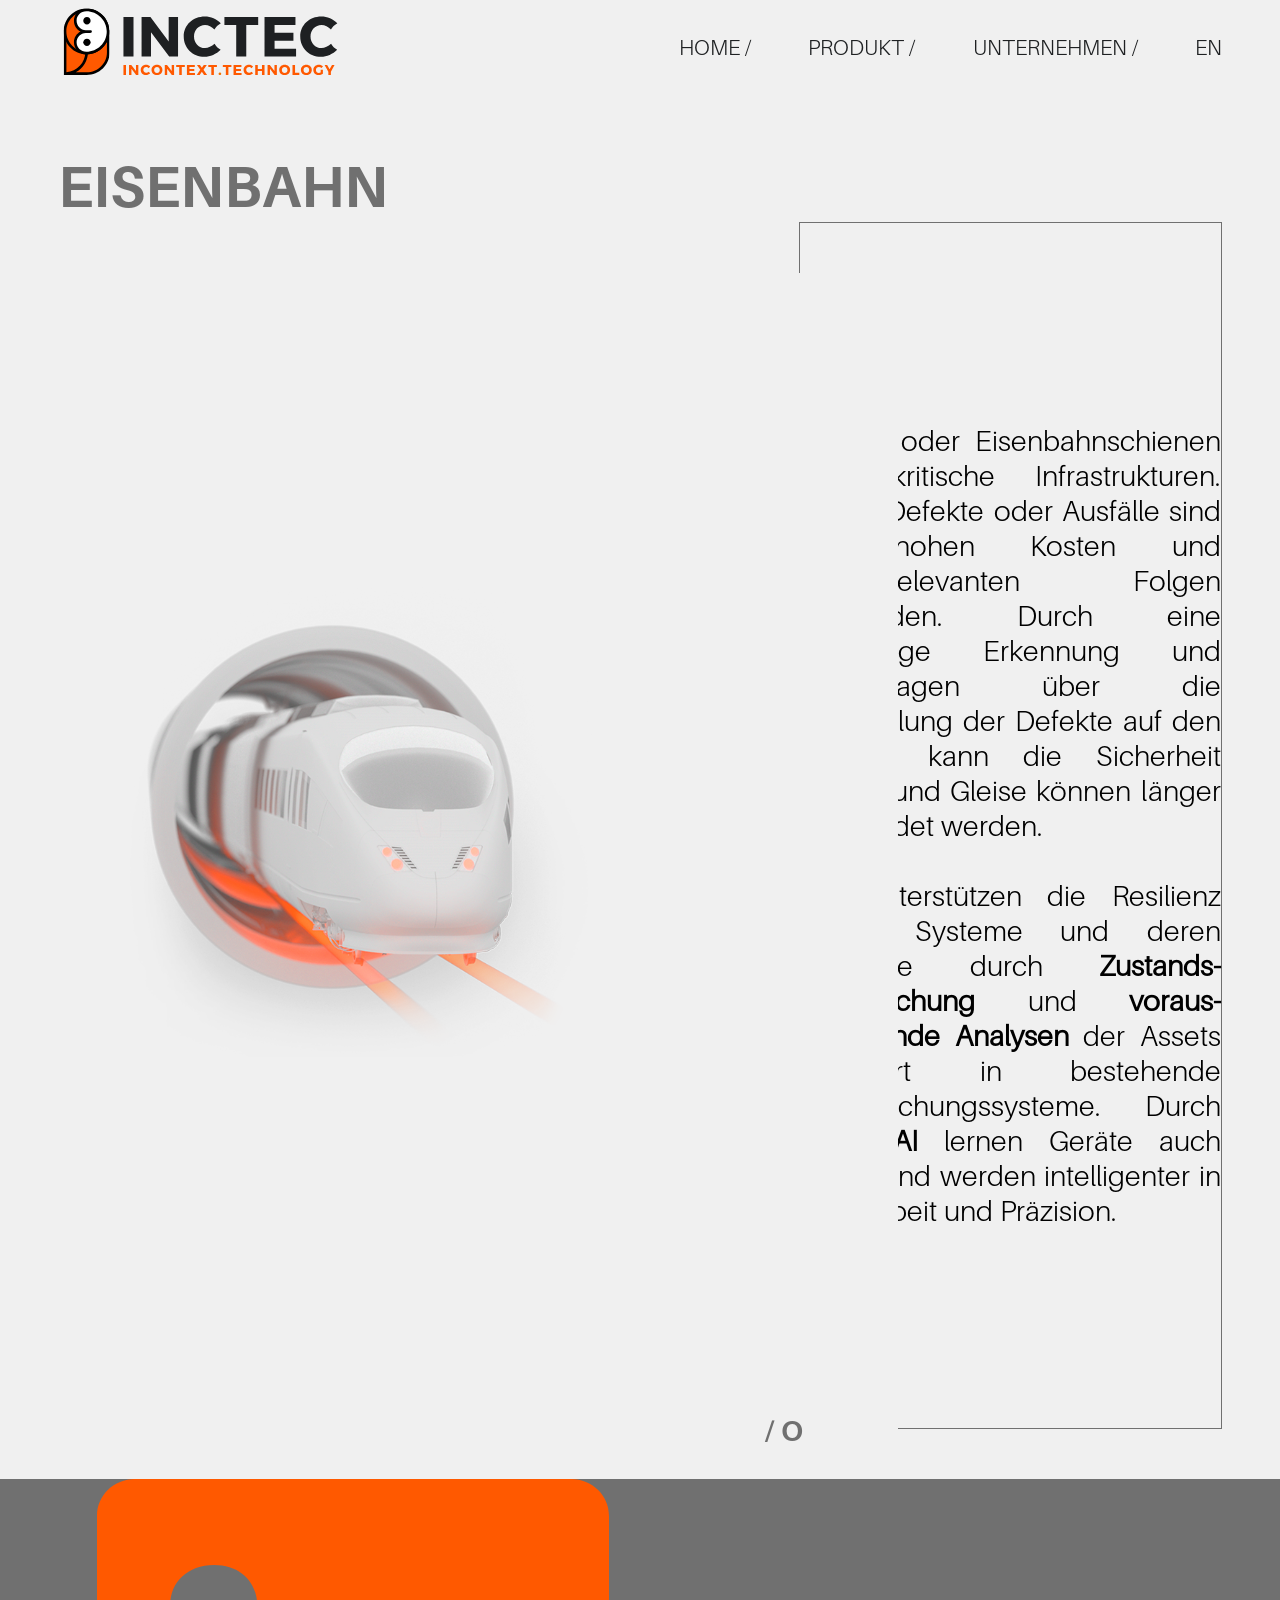
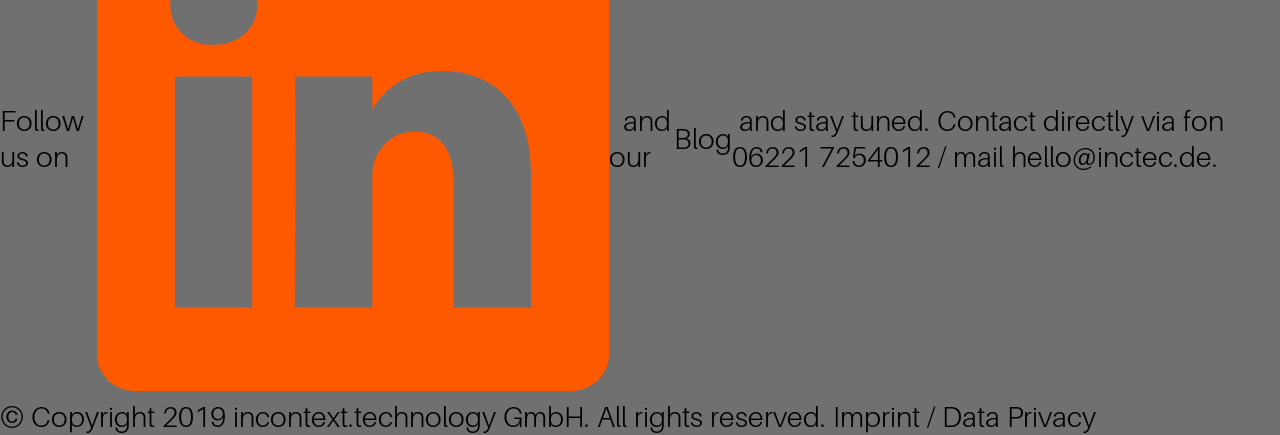
<file: de/condition/index.html>
<!doctype html>
<html data-n-head-ssr>
  <head>
    <title>inctec</title><meta data-n-head="ssr" charset="utf-8"><meta data-n-head="ssr" name="viewport" content="width=device-width,initial-scale=1"><meta data-n-head="ssr" data-hid="description" name="description" content=""><link data-n-head="ssr" rel="apple-touch-icon" sizes="180x180" href="/apple-touch-icon.png"><link data-n-head="ssr" rel="icon" type="image/png" sizes="32x32" href="/favicon-32x32.png"><link data-n-head="ssr" rel="icon" type="image/png" sizes="16x16" href="/favicon-16x16.png"><link data-n-head="ssr" rel="manifest" href="/site.webmanifest"><link data-n-head="ssr" rel="mask-icon" href="/safari-pinned-tab.svg" color="#5bbad5"><link data-n-head="ssr" rel="icon" type="image/x-icon" href="/favicon.ico"><link rel="preload" href="/_nuxt/73c72b4.js" as="script"><link rel="preload" href="/_nuxt/3818dc6.js" as="script"><link rel="preload" href="/_nuxt/6049a89.js" as="script"><link rel="preload" href="/_nuxt/32f80d7.js" as="script"><link rel="preload" href="/_nuxt/6608143.js" as="script"><style data-vue-ssr-id="517a8dd7:0 71b9472c:0 fa7ff0ca:0 78ee6106:0 f6b95dd4:0 1930a9a0:0">code[class*=language-],pre[class*=language-]{color:#000;background:0 0;text-shadow:0 1px #fff;font-family:Consolas,Monaco,"Andale Mono","Ubuntu Mono",monospace;font-size:1em;text-align:left;white-space:pre;word-spacing:normal;word-break:normal;word-wrap:normal;line-height:1.5;-moz-tab-size:4;-o-tab-size:4;tab-size:4;-webkit-hyphens:none;-ms-hyphens:none;hyphens:none}code[class*=language-] ::-moz-selection,code[class*=language-]::-moz-selection,pre[class*=language-] ::-moz-selection,pre[class*=language-]::-moz-selection{text-shadow:none;background:#b3d4fc}code[class*=language-] ::selection,code[class*=language-]::selection,pre[class*=language-] ::selection,pre[class*=language-]::selection{text-shadow:none;background:#b3d4fc}@media print{code[class*=language-],pre[class*=language-]{text-shadow:none}}pre[class*=language-]{padding:1em;margin:.5em 0;overflow:auto}:not(pre)>code[class*=language-],pre[class*=language-]{background:#f5f2f0}:not(pre)>code[class*=language-]{padding:.1em;border-radius:.3em;white-space:normal}.token.cdata,.token.comment,.token.doctype,.token.prolog{color:#708090}.token.punctuation{color:#999}.token.namespace{opacity:.7}.token.boolean,.token.constant,.token.deleted,.token.number,.token.property,.token.symbol,.token.tag{color:#905}.token.attr-name,.token.builtin,.token.char,.token.inserted,.token.selector,.token.string{color:#690}.language-css .token.string,.style .token.string,.token.entity,.token.operator,.token.url{color:#9a6e3a;background:hsla(0,0%,100%,.5)}.token.atrule,.token.attr-value,.token.keyword{color:#07a}.token.class-name,.token.function{color:#dd4a68}.token.important,.token.regex,.token.variable{color:#e90}.token.bold,.token.important{font-weight:700}.token.italic{font-style:italic}.token.entity{cursor:help}/*!
 * animate.css - https://animate.style/
 * Version - 4.1.1
 * Licensed under the MIT license - http://opensource.org/licenses/MIT
 *
 * Copyright (c) 2020 Animate.css
 */:root{--animate-duration:1s;--animate-delay:1s;--animate-repeat:1}.animate__animated{-webkit-animation-duration:1s;-webkit-animation-duration:var(--animate-duration);animation-duration:1s;animation-duration:var(--animate-duration);-webkit-animation-fill-mode:both;animation-fill-mode:both}.animate__animated.animate__infinite{-webkit-animation-iteration-count:infinite;animation-iteration-count:infinite}.animate__animated.animate__repeat-1{-webkit-animation-iteration-count:1;-webkit-animation-iteration-count:var(--animate-repeat);animation-iteration-count:1;animation-iteration-count:var(--animate-repeat)}.animate__animated.animate__repeat-2{-webkit-animation-iteration-count:2;-webkit-animation-iteration-count:calc(var(--animate-repeat)*2);animation-iteration-count:2;animation-iteration-count:calc(var(--animate-repeat)*2)}.animate__animated.animate__repeat-3{-webkit-animation-iteration-count:3;-webkit-animation-iteration-count:calc(var(--animate-repeat)*3);animation-iteration-count:3;animation-iteration-count:calc(var(--animate-repeat)*3)}.animate__animated.animate__delay-1s{-webkit-animation-delay:1s;-webkit-animation-delay:var(--animate-delay);animation-delay:1s;animation-delay:var(--animate-delay)}.animate__animated.animate__delay-2s{-webkit-animation-delay:2s;-webkit-animation-delay:calc(var(--animate-delay)*2);animation-delay:2s;animation-delay:calc(var(--animate-delay)*2)}.animate__animated.animate__delay-3s{-webkit-animation-delay:3s;-webkit-animation-delay:calc(var(--animate-delay)*3);animation-delay:3s;animation-delay:calc(var(--animate-delay)*3)}.animate__animated.animate__delay-4s{-webkit-animation-delay:4s;-webkit-animation-delay:calc(var(--animate-delay)*4);animation-delay:4s;animation-delay:calc(var(--animate-delay)*4)}.animate__animated.animate__delay-5s{-webkit-animation-delay:5s;-webkit-animation-delay:calc(var(--animate-delay)*5);animation-delay:5s;animation-delay:calc(var(--animate-delay)*5)}.animate__animated.animate__faster{-webkit-animation-duration:.5s;-webkit-animation-duration:calc(var(--animate-duration)/2);animation-duration:.5s;animation-duration:calc(var(--animate-duration)/2)}.animate__animated.animate__fast{-webkit-animation-duration:.8s;-webkit-animation-duration:calc(var(--animate-duration)*.8);animation-duration:.8s;animation-duration:calc(var(--animate-duration)*.8)}.animate__animated.animate__slow{-webkit-animation-duration:2s;-webkit-animation-duration:calc(var(--animate-duration)*2);animation-duration:2s;animation-duration:calc(var(--animate-duration)*2)}.animate__animated.animate__slower{-webkit-animation-duration:3s;-webkit-animation-duration:calc(var(--animate-duration)*3);animation-duration:3s;animation-duration:calc(var(--animate-duration)*3)}@media (prefers-reduced-motion:reduce),print{.animate__animated{-webkit-animation-duration:1ms!important;animation-duration:1ms!important;-webkit-transition-duration:1ms!important;transition-duration:1ms!important;-webkit-animation-iteration-count:1!important;animation-iteration-count:1!important}.animate__animated[class*=Out]{opacity:0}}@-webkit-keyframes bounce{0%,20%,53%,to{-webkit-animation-timing-function:cubic-bezier(.215,.61,.355,1);animation-timing-function:cubic-bezier(.215,.61,.355,1);-webkit-transform:translateZ(0);transform:translateZ(0)}40%,43%{-webkit-animation-timing-function:cubic-bezier(.755,.05,.855,.06);animation-timing-function:cubic-bezier(.755,.05,.855,.06);-webkit-transform:translate3d(0,-30px,0) scaleY(1.1);transform:translate3d(0,-30px,0) scaleY(1.1)}70%{-webkit-animation-timing-function:cubic-bezier(.755,.05,.855,.06);animation-timing-function:cubic-bezier(.755,.05,.855,.06);-webkit-transform:translate3d(0,-15px,0) scaleY(1.05);transform:translate3d(0,-15px,0) scaleY(1.05)}80%{-webkit-transition-timing-function:cubic-bezier(.215,.61,.355,1);transition-timing-function:cubic-bezier(.215,.61,.355,1);-webkit-transform:translateZ(0) scaleY(.95);transform:translateZ(0) scaleY(.95)}90%{-webkit-transform:translate3d(0,-4px,0) scaleY(1.02);transform:translate3d(0,-4px,0) scaleY(1.02)}}@keyframes bounce{0%,20%,53%,to{-webkit-animation-timing-function:cubic-bezier(.215,.61,.355,1);animation-timing-function:cubic-bezier(.215,.61,.355,1);-webkit-transform:translateZ(0);transform:translateZ(0)}40%,43%{-webkit-animation-timing-function:cubic-bezier(.755,.05,.855,.06);animation-timing-function:cubic-bezier(.755,.05,.855,.06);-webkit-transform:translate3d(0,-30px,0) scaleY(1.1);transform:translate3d(0,-30px,0) scaleY(1.1)}70%{-webkit-animation-timing-function:cubic-bezier(.755,.05,.855,.06);animation-timing-function:cubic-bezier(.755,.05,.855,.06);-webkit-transform:translate3d(0,-15px,0) scaleY(1.05);transform:translate3d(0,-15px,0) scaleY(1.05)}80%{-webkit-transition-timing-function:cubic-bezier(.215,.61,.355,1);transition-timing-function:cubic-bezier(.215,.61,.355,1);-webkit-transform:translateZ(0) scaleY(.95);transform:translateZ(0) scaleY(.95)}90%{-webkit-transform:translate3d(0,-4px,0) scaleY(1.02);transform:translate3d(0,-4px,0) scaleY(1.02)}}.animate__bounce{-webkit-animation-name:bounce;animation-name:bounce;-webkit-transform-origin:center bottom;transform-origin:center bottom}@-webkit-keyframes flash{0%,50%,to{opacity:1}25%,75%{opacity:0}}@keyframes flash{0%,50%,to{opacity:1}25%,75%{opacity:0}}.animate__flash{-webkit-animation-name:flash;animation-name:flash}@-webkit-keyframes pulse{0%{-webkit-transform:scaleX(1);transform:scaleX(1)}50%{-webkit-transform:scale3d(1.05,1.05,1.05);transform:scale3d(1.05,1.05,1.05)}to{-webkit-transform:scaleX(1);transform:scaleX(1)}}@keyframes pulse{0%{-webkit-transform:scaleX(1);transform:scaleX(1)}50%{-webkit-transform:scale3d(1.05,1.05,1.05);transform:scale3d(1.05,1.05,1.05)}to{-webkit-transform:scaleX(1);transform:scaleX(1)}}.animate__pulse{-webkit-animation-name:pulse;animation-name:pulse;-webkit-animation-timing-function:ease-in-out;animation-timing-function:ease-in-out}@-webkit-keyframes rubberBand{0%{-webkit-transform:scaleX(1);transform:scaleX(1)}30%{-webkit-transform:scale3d(1.25,.75,1);transform:scale3d(1.25,.75,1)}40%{-webkit-transform:scale3d(.75,1.25,1);transform:scale3d(.75,1.25,1)}50%{-webkit-transform:scale3d(1.15,.85,1);transform:scale3d(1.15,.85,1)}65%{-webkit-transform:scale3d(.95,1.05,1);transform:scale3d(.95,1.05,1)}75%{-webkit-transform:scale3d(1.05,.95,1);transform:scale3d(1.05,.95,1)}to{-webkit-transform:scaleX(1);transform:scaleX(1)}}@keyframes rubberBand{0%{-webkit-transform:scaleX(1);transform:scaleX(1)}30%{-webkit-transform:scale3d(1.25,.75,1);transform:scale3d(1.25,.75,1)}40%{-webkit-transform:scale3d(.75,1.25,1);transform:scale3d(.75,1.25,1)}50%{-webkit-transform:scale3d(1.15,.85,1);transform:scale3d(1.15,.85,1)}65%{-webkit-transform:scale3d(.95,1.05,1);transform:scale3d(.95,1.05,1)}75%{-webkit-transform:scale3d(1.05,.95,1);transform:scale3d(1.05,.95,1)}to{-webkit-transform:scaleX(1);transform:scaleX(1)}}.animate__rubberBand{-webkit-animation-name:rubberBand;animation-name:rubberBand}@-webkit-keyframes shakeX{0%,to{-webkit-transform:translateZ(0);transform:translateZ(0)}10%,30%,50%,70%,90%{-webkit-transform:translate3d(-10px,0,0);transform:translate3d(-10px,0,0)}20%,40%,60%,80%{-webkit-transform:translate3d(10px,0,0);transform:translate3d(10px,0,0)}}@keyframes shakeX{0%,to{-webkit-transform:translateZ(0);transform:translateZ(0)}10%,30%,50%,70%,90%{-webkit-transform:translate3d(-10px,0,0);transform:translate3d(-10px,0,0)}20%,40%,60%,80%{-webkit-transform:translate3d(10px,0,0);transform:translate3d(10px,0,0)}}.animate__shakeX{-webkit-animation-name:shakeX;animation-name:shakeX}@-webkit-keyframes shakeY{0%,to{-webkit-transform:translateZ(0);transform:translateZ(0)}10%,30%,50%,70%,90%{-webkit-transform:translate3d(0,-10px,0);transform:translate3d(0,-10px,0)}20%,40%,60%,80%{-webkit-transform:translate3d(0,10px,0);transform:translate3d(0,10px,0)}}@keyframes shakeY{0%,to{-webkit-transform:translateZ(0);transform:translateZ(0)}10%,30%,50%,70%,90%{-webkit-transform:translate3d(0,-10px,0);transform:translate3d(0,-10px,0)}20%,40%,60%,80%{-webkit-transform:translate3d(0,10px,0);transform:translate3d(0,10px,0)}}.animate__shakeY{-webkit-animation-name:shakeY;animation-name:shakeY}@-webkit-keyframes headShake{0%{-webkit-transform:translateX(0);transform:translateX(0)}6.5%{-webkit-transform:translateX(-6px) rotateY(-9deg);transform:translateX(-6px) rotateY(-9deg)}18.5%{-webkit-transform:translateX(5px) rotateY(7deg);transform:translateX(5px) rotateY(7deg)}31.5%{-webkit-transform:translateX(-3px) rotateY(-5deg);transform:translateX(-3px) rotateY(-5deg)}43.5%{-webkit-transform:translateX(2px) rotateY(3deg);transform:translateX(2px) rotateY(3deg)}50%{-webkit-transform:translateX(0);transform:translateX(0)}}@keyframes headShake{0%{-webkit-transform:translateX(0);transform:translateX(0)}6.5%{-webkit-transform:translateX(-6px) rotateY(-9deg);transform:translateX(-6px) rotateY(-9deg)}18.5%{-webkit-transform:translateX(5px) rotateY(7deg);transform:translateX(5px) rotateY(7deg)}31.5%{-webkit-transform:translateX(-3px) rotateY(-5deg);transform:translateX(-3px) rotateY(-5deg)}43.5%{-webkit-transform:translateX(2px) rotateY(3deg);transform:translateX(2px) rotateY(3deg)}50%{-webkit-transform:translateX(0);transform:translateX(0)}}.animate__headShake{-webkit-animation-timing-function:ease-in-out;animation-timing-function:ease-in-out;-webkit-animation-name:headShake;animation-name:headShake}@-webkit-keyframes swing{20%{-webkit-transform:rotate(15deg);transform:rotate(15deg)}40%{-webkit-transform:rotate(-10deg);transform:rotate(-10deg)}60%{-webkit-transform:rotate(5deg);transform:rotate(5deg)}80%{-webkit-transform:rotate(-5deg);transform:rotate(-5deg)}to{-webkit-transform:rotate(0);transform:rotate(0)}}@keyframes swing{20%{-webkit-transform:rotate(15deg);transform:rotate(15deg)}40%{-webkit-transform:rotate(-10deg);transform:rotate(-10deg)}60%{-webkit-transform:rotate(5deg);transform:rotate(5deg)}80%{-webkit-transform:rotate(-5deg);transform:rotate(-5deg)}to{-webkit-transform:rotate(0);transform:rotate(0)}}.animate__swing{-webkit-transform-origin:top center;transform-origin:top center;-webkit-animation-name:swing;animation-name:swing}@-webkit-keyframes tada{0%{-webkit-transform:scaleX(1);transform:scaleX(1)}10%,20%{-webkit-transform:scale3d(.9,.9,.9) rotate(-3deg);transform:scale3d(.9,.9,.9) rotate(-3deg)}30%,50%,70%,90%{-webkit-transform:scale3d(1.1,1.1,1.1) rotate(3deg);transform:scale3d(1.1,1.1,1.1) rotate(3deg)}40%,60%,80%{-webkit-transform:scale3d(1.1,1.1,1.1) rotate(-3deg);transform:scale3d(1.1,1.1,1.1) rotate(-3deg)}to{-webkit-transform:scaleX(1);transform:scaleX(1)}}@keyframes tada{0%{-webkit-transform:scaleX(1);transform:scaleX(1)}10%,20%{-webkit-transform:scale3d(.9,.9,.9) rotate(-3deg);transform:scale3d(.9,.9,.9) rotate(-3deg)}30%,50%,70%,90%{-webkit-transform:scale3d(1.1,1.1,1.1) rotate(3deg);transform:scale3d(1.1,1.1,1.1) rotate(3deg)}40%,60%,80%{-webkit-transform:scale3d(1.1,1.1,1.1) rotate(-3deg);transform:scale3d(1.1,1.1,1.1) rotate(-3deg)}to{-webkit-transform:scaleX(1);transform:scaleX(1)}}.animate__tada{-webkit-animation-name:tada;animation-name:tada}@-webkit-keyframes wobble{0%{-webkit-transform:translateZ(0);transform:translateZ(0)}15%{-webkit-transform:translate3d(-25%,0,0) rotate(-5deg);transform:translate3d(-25%,0,0) rotate(-5deg)}30%{-webkit-transform:translate3d(20%,0,0) rotate(3deg);transform:translate3d(20%,0,0) rotate(3deg)}45%{-webkit-transform:translate3d(-15%,0,0) rotate(-3deg);transform:translate3d(-15%,0,0) rotate(-3deg)}60%{-webkit-transform:translate3d(10%,0,0) rotate(2deg);transform:translate3d(10%,0,0) rotate(2deg)}75%{-webkit-transform:translate3d(-5%,0,0) rotate(-1deg);transform:translate3d(-5%,0,0) rotate(-1deg)}to{-webkit-transform:translateZ(0);transform:translateZ(0)}}@keyframes wobble{0%{-webkit-transform:translateZ(0);transform:translateZ(0)}15%{-webkit-transform:translate3d(-25%,0,0) rotate(-5deg);transform:translate3d(-25%,0,0) rotate(-5deg)}30%{-webkit-transform:translate3d(20%,0,0) rotate(3deg);transform:translate3d(20%,0,0) rotate(3deg)}45%{-webkit-transform:translate3d(-15%,0,0) rotate(-3deg);transform:translate3d(-15%,0,0) rotate(-3deg)}60%{-webkit-transform:translate3d(10%,0,0) rotate(2deg);transform:translate3d(10%,0,0) rotate(2deg)}75%{-webkit-transform:translate3d(-5%,0,0) rotate(-1deg);transform:translate3d(-5%,0,0) rotate(-1deg)}to{-webkit-transform:translateZ(0);transform:translateZ(0)}}.animate__wobble{-webkit-animation-name:wobble;animation-name:wobble}@-webkit-keyframes jello{0%,11.1%,to{-webkit-transform:translateZ(0);transform:translateZ(0)}22.2%{-webkit-transform:skewX(-12.5deg) skewY(-12.5deg);transform:skewX(-12.5deg) skewY(-12.5deg)}33.3%{-webkit-transform:skewX(6.25deg) skewY(6.25deg);transform:skewX(6.25deg) skewY(6.25deg)}44.4%{-webkit-transform:skewX(-3.125deg) skewY(-3.125deg);transform:skewX(-3.125deg) skewY(-3.125deg)}55.5%{-webkit-transform:skewX(1.5625deg) skewY(1.5625deg);transform:skewX(1.5625deg) skewY(1.5625deg)}66.6%{-webkit-transform:skewX(-.78125deg) skewY(-.78125deg);transform:skewX(-.78125deg) skewY(-.78125deg)}77.7%{-webkit-transform:skewX(.390625deg) skewY(.390625deg);transform:skewX(.390625deg) skewY(.390625deg)}88.8%{-webkit-transform:skewX(-.1953125deg) skewY(-.1953125deg);transform:skewX(-.1953125deg) skewY(-.1953125deg)}}@keyframes jello{0%,11.1%,to{-webkit-transform:translateZ(0);transform:translateZ(0)}22.2%{-webkit-transform:skewX(-12.5deg) skewY(-12.5deg);transform:skewX(-12.5deg) skewY(-12.5deg)}33.3%{-webkit-transform:skewX(6.25deg) skewY(6.25deg);transform:skewX(6.25deg) skewY(6.25deg)}44.4%{-webkit-transform:skewX(-3.125deg) skewY(-3.125deg);transform:skewX(-3.125deg) skewY(-3.125deg)}55.5%{-webkit-transform:skewX(1.5625deg) skewY(1.5625deg);transform:skewX(1.5625deg) skewY(1.5625deg)}66.6%{-webkit-transform:skewX(-.78125deg) skewY(-.78125deg);transform:skewX(-.78125deg) skewY(-.78125deg)}77.7%{-webkit-transform:skewX(.390625deg) skewY(.390625deg);transform:skewX(.390625deg) skewY(.390625deg)}88.8%{-webkit-transform:skewX(-.1953125deg) skewY(-.1953125deg);transform:skewX(-.1953125deg) skewY(-.1953125deg)}}.animate__jello{-webkit-animation-name:jello;animation-name:jello;-webkit-transform-origin:center;transform-origin:center}@-webkit-keyframes heartBeat{0%{-webkit-transform:scale(1);transform:scale(1)}14%{-webkit-transform:scale(1.3);transform:scale(1.3)}28%{-webkit-transform:scale(1);transform:scale(1)}42%{-webkit-transform:scale(1.3);transform:scale(1.3)}70%{-webkit-transform:scale(1);transform:scale(1)}}@keyframes heartBeat{0%{-webkit-transform:scale(1);transform:scale(1)}14%{-webkit-transform:scale(1.3);transform:scale(1.3)}28%{-webkit-transform:scale(1);transform:scale(1)}42%{-webkit-transform:scale(1.3);transform:scale(1.3)}70%{-webkit-transform:scale(1);transform:scale(1)}}.animate__heartBeat{-webkit-animation-name:heartBeat;animation-name:heartBeat;-webkit-animation-duration:1.3s;-webkit-animation-duration:calc(var(--animate-duration)*1.3);animation-duration:1.3s;animation-duration:calc(var(--animate-duration)*1.3);-webkit-animation-timing-function:ease-in-out;animation-timing-function:ease-in-out}@-webkit-keyframes backInDown{0%{-webkit-transform:translateY(-1200px) scale(.7);transform:translateY(-1200px) scale(.7);opacity:.7}80%{-webkit-transform:translateY(0) scale(.7);transform:translateY(0) scale(.7);opacity:.7}to{-webkit-transform:scale(1);transform:scale(1);opacity:1}}@keyframes backInDown{0%{-webkit-transform:translateY(-1200px) scale(.7);transform:translateY(-1200px) scale(.7);opacity:.7}80%{-webkit-transform:translateY(0) scale(.7);transform:translateY(0) scale(.7);opacity:.7}to{-webkit-transform:scale(1);transform:scale(1);opacity:1}}.animate__backInDown{-webkit-animation-name:backInDown;animation-name:backInDown}@-webkit-keyframes backInLeft{0%{-webkit-transform:translateX(-2000px) scale(.7);transform:translateX(-2000px) scale(.7);opacity:.7}80%{-webkit-transform:translateX(0) scale(.7);transform:translateX(0) scale(.7);opacity:.7}to{-webkit-transform:scale(1);transform:scale(1);opacity:1}}@keyframes backInLeft{0%{-webkit-transform:translateX(-2000px) scale(.7);transform:translateX(-2000px) scale(.7);opacity:.7}80%{-webkit-transform:translateX(0) scale(.7);transform:translateX(0) scale(.7);opacity:.7}to{-webkit-transform:scale(1);transform:scale(1);opacity:1}}.animate__backInLeft{-webkit-animation-name:backInLeft;animation-name:backInLeft}@-webkit-keyframes backInRight{0%{-webkit-transform:translateX(2000px) scale(.7);transform:translateX(2000px) scale(.7);opacity:.7}80%{-webkit-transform:translateX(0) scale(.7);transform:translateX(0) scale(.7);opacity:.7}to{-webkit-transform:scale(1);transform:scale(1);opacity:1}}@keyframes backInRight{0%{-webkit-transform:translateX(2000px) scale(.7);transform:translateX(2000px) scale(.7);opacity:.7}80%{-webkit-transform:translateX(0) scale(.7);transform:translateX(0) scale(.7);opacity:.7}to{-webkit-transform:scale(1);transform:scale(1);opacity:1}}.animate__backInRight{-webkit-animation-name:backInRight;animation-name:backInRight}@-webkit-keyframes backInUp{0%{-webkit-transform:translateY(1200px) scale(.7);transform:translateY(1200px) scale(.7);opacity:.7}80%{-webkit-transform:translateY(0) scale(.7);transform:translateY(0) scale(.7);opacity:.7}to{-webkit-transform:scale(1);transform:scale(1);opacity:1}}@keyframes backInUp{0%{-webkit-transform:translateY(1200px) scale(.7);transform:translateY(1200px) scale(.7);opacity:.7}80%{-webkit-transform:translateY(0) scale(.7);transform:translateY(0) scale(.7);opacity:.7}to{-webkit-transform:scale(1);transform:scale(1);opacity:1}}.animate__backInUp{-webkit-animation-name:backInUp;animation-name:backInUp}@-webkit-keyframes backOutDown{0%{-webkit-transform:scale(1);transform:scale(1);opacity:1}20%{-webkit-transform:translateY(0) scale(.7);transform:translateY(0) scale(.7);opacity:.7}to{-webkit-transform:translateY(700px) scale(.7);transform:translateY(700px) scale(.7);opacity:.7}}@keyframes backOutDown{0%{-webkit-transform:scale(1);transform:scale(1);opacity:1}20%{-webkit-transform:translateY(0) scale(.7);transform:translateY(0) scale(.7);opacity:.7}to{-webkit-transform:translateY(700px) scale(.7);transform:translateY(700px) scale(.7);opacity:.7}}.animate__backOutDown{-webkit-animation-name:backOutDown;animation-name:backOutDown}@-webkit-keyframes backOutLeft{0%{-webkit-transform:scale(1);transform:scale(1);opacity:1}20%{-webkit-transform:translateX(0) scale(.7);transform:translateX(0) scale(.7);opacity:.7}to{-webkit-transform:translateX(-2000px) scale(.7);transform:translateX(-2000px) scale(.7);opacity:.7}}@keyframes backOutLeft{0%{-webkit-transform:scale(1);transform:scale(1);opacity:1}20%{-webkit-transform:translateX(0) scale(.7);transform:translateX(0) scale(.7);opacity:.7}to{-webkit-transform:translateX(-2000px) scale(.7);transform:translateX(-2000px) scale(.7);opacity:.7}}.animate__backOutLeft{-webkit-animation-name:backOutLeft;animation-name:backOutLeft}@-webkit-keyframes backOutRight{0%{-webkit-transform:scale(1);transform:scale(1);opacity:1}20%{-webkit-transform:translateX(0) scale(.7);transform:translateX(0) scale(.7);opacity:.7}to{-webkit-transform:translateX(2000px) scale(.7);transform:translateX(2000px) scale(.7);opacity:.7}}@keyframes backOutRight{0%{-webkit-transform:scale(1);transform:scale(1);opacity:1}20%{-webkit-transform:translateX(0) scale(.7);transform:translateX(0) scale(.7);opacity:.7}to{-webkit-transform:translateX(2000px) scale(.7);transform:translateX(2000px) scale(.7);opacity:.7}}.animate__backOutRight{-webkit-animation-name:backOutRight;animation-name:backOutRight}@-webkit-keyframes backOutUp{0%{-webkit-transform:scale(1);transform:scale(1);opacity:1}20%{-webkit-transform:translateY(0) scale(.7);transform:translateY(0) scale(.7);opacity:.7}to{-webkit-transform:translateY(-700px) scale(.7);transform:translateY(-700px) scale(.7);opacity:.7}}@keyframes backOutUp{0%{-webkit-transform:scale(1);transform:scale(1);opacity:1}20%{-webkit-transform:translateY(0) scale(.7);transform:translateY(0) scale(.7);opacity:.7}to{-webkit-transform:translateY(-700px) scale(.7);transform:translateY(-700px) scale(.7);opacity:.7}}.animate__backOutUp{-webkit-animation-name:backOutUp;animation-name:backOutUp}@-webkit-keyframes bounceIn{0%,20%,40%,60%,80%,to{-webkit-animation-timing-function:cubic-bezier(.215,.61,.355,1);animation-timing-function:cubic-bezier(.215,.61,.355,1)}0%{opacity:0;-webkit-transform:scale3d(.3,.3,.3);transform:scale3d(.3,.3,.3)}20%{-webkit-transform:scale3d(1.1,1.1,1.1);transform:scale3d(1.1,1.1,1.1)}40%{-webkit-transform:scale3d(.9,.9,.9);transform:scale3d(.9,.9,.9)}60%{opacity:1;-webkit-transform:scale3d(1.03,1.03,1.03);transform:scale3d(1.03,1.03,1.03)}80%{-webkit-transform:scale3d(.97,.97,.97);transform:scale3d(.97,.97,.97)}to{opacity:1;-webkit-transform:scaleX(1);transform:scaleX(1)}}@keyframes bounceIn{0%,20%,40%,60%,80%,to{-webkit-animation-timing-function:cubic-bezier(.215,.61,.355,1);animation-timing-function:cubic-bezier(.215,.61,.355,1)}0%{opacity:0;-webkit-transform:scale3d(.3,.3,.3);transform:scale3d(.3,.3,.3)}20%{-webkit-transform:scale3d(1.1,1.1,1.1);transform:scale3d(1.1,1.1,1.1)}40%{-webkit-transform:scale3d(.9,.9,.9);transform:scale3d(.9,.9,.9)}60%{opacity:1;-webkit-transform:scale3d(1.03,1.03,1.03);transform:scale3d(1.03,1.03,1.03)}80%{-webkit-transform:scale3d(.97,.97,.97);transform:scale3d(.97,.97,.97)}to{opacity:1;-webkit-transform:scaleX(1);transform:scaleX(1)}}.animate__bounceIn{-webkit-animation-duration:.75s;-webkit-animation-duration:calc(var(--animate-duration)*.75);animation-duration:.75s;animation-duration:calc(var(--animate-duration)*.75);-webkit-animation-name:bounceIn;animation-name:bounceIn}@-webkit-keyframes bounceInDown{0%,60%,75%,90%,to{-webkit-animation-timing-function:cubic-bezier(.215,.61,.355,1);animation-timing-function:cubic-bezier(.215,.61,.355,1)}0%{opacity:0;-webkit-transform:translate3d(0,-3000px,0) scaleY(3);transform:translate3d(0,-3000px,0) scaleY(3)}60%{opacity:1;-webkit-transform:translate3d(0,25px,0) scaleY(.9);transform:translate3d(0,25px,0) scaleY(.9)}75%{-webkit-transform:translate3d(0,-10px,0) scaleY(.95);transform:translate3d(0,-10px,0) scaleY(.95)}90%{-webkit-transform:translate3d(0,5px,0) scaleY(.985);transform:translate3d(0,5px,0) scaleY(.985)}to{-webkit-transform:translateZ(0);transform:translateZ(0)}}@keyframes bounceInDown{0%,60%,75%,90%,to{-webkit-animation-timing-function:cubic-bezier(.215,.61,.355,1);animation-timing-function:cubic-bezier(.215,.61,.355,1)}0%{opacity:0;-webkit-transform:translate3d(0,-3000px,0) scaleY(3);transform:translate3d(0,-3000px,0) scaleY(3)}60%{opacity:1;-webkit-transform:translate3d(0,25px,0) scaleY(.9);transform:translate3d(0,25px,0) scaleY(.9)}75%{-webkit-transform:translate3d(0,-10px,0) scaleY(.95);transform:translate3d(0,-10px,0) scaleY(.95)}90%{-webkit-transform:translate3d(0,5px,0) scaleY(.985);transform:translate3d(0,5px,0) scaleY(.985)}to{-webkit-transform:translateZ(0);transform:translateZ(0)}}.animate__bounceInDown{-webkit-animation-name:bounceInDown;animation-name:bounceInDown}@-webkit-keyframes bounceInLeft{0%,60%,75%,90%,to{-webkit-animation-timing-function:cubic-bezier(.215,.61,.355,1);animation-timing-function:cubic-bezier(.215,.61,.355,1)}0%{opacity:0;-webkit-transform:translate3d(-3000px,0,0) scaleX(3);transform:translate3d(-3000px,0,0) scaleX(3)}60%{opacity:1;-webkit-transform:translate3d(25px,0,0) scaleX(1);transform:translate3d(25px,0,0) scaleX(1)}75%{-webkit-transform:translate3d(-10px,0,0) scaleX(.98);transform:translate3d(-10px,0,0) scaleX(.98)}90%{-webkit-transform:translate3d(5px,0,0) scaleX(.995);transform:translate3d(5px,0,0) scaleX(.995)}to{-webkit-transform:translateZ(0);transform:translateZ(0)}}@keyframes bounceInLeft{0%,60%,75%,90%,to{-webkit-animation-timing-function:cubic-bezier(.215,.61,.355,1);animation-timing-function:cubic-bezier(.215,.61,.355,1)}0%{opacity:0;-webkit-transform:translate3d(-3000px,0,0) scaleX(3);transform:translate3d(-3000px,0,0) scaleX(3)}60%{opacity:1;-webkit-transform:translate3d(25px,0,0) scaleX(1);transform:translate3d(25px,0,0) scaleX(1)}75%{-webkit-transform:translate3d(-10px,0,0) scaleX(.98);transform:translate3d(-10px,0,0) scaleX(.98)}90%{-webkit-transform:translate3d(5px,0,0) scaleX(.995);transform:translate3d(5px,0,0) scaleX(.995)}to{-webkit-transform:translateZ(0);transform:translateZ(0)}}.animate__bounceInLeft{-webkit-animation-name:bounceInLeft;animation-name:bounceInLeft}@-webkit-keyframes bounceInRight{0%,60%,75%,90%,to{-webkit-animation-timing-function:cubic-bezier(.215,.61,.355,1);animation-timing-function:cubic-bezier(.215,.61,.355,1)}0%{opacity:0;-webkit-transform:translate3d(3000px,0,0) scaleX(3);transform:translate3d(3000px,0,0) scaleX(3)}60%{opacity:1;-webkit-transform:translate3d(-25px,0,0) scaleX(1);transform:translate3d(-25px,0,0) scaleX(1)}75%{-webkit-transform:translate3d(10px,0,0) scaleX(.98);transform:translate3d(10px,0,0) scaleX(.98)}90%{-webkit-transform:translate3d(-5px,0,0) scaleX(.995);transform:translate3d(-5px,0,0) scaleX(.995)}to{-webkit-transform:translateZ(0);transform:translateZ(0)}}@keyframes bounceInRight{0%,60%,75%,90%,to{-webkit-animation-timing-function:cubic-bezier(.215,.61,.355,1);animation-timing-function:cubic-bezier(.215,.61,.355,1)}0%{opacity:0;-webkit-transform:translate3d(3000px,0,0) scaleX(3);transform:translate3d(3000px,0,0) scaleX(3)}60%{opacity:1;-webkit-transform:translate3d(-25px,0,0) scaleX(1);transform:translate3d(-25px,0,0) scaleX(1)}75%{-webkit-transform:translate3d(10px,0,0) scaleX(.98);transform:translate3d(10px,0,0) scaleX(.98)}90%{-webkit-transform:translate3d(-5px,0,0) scaleX(.995);transform:translate3d(-5px,0,0) scaleX(.995)}to{-webkit-transform:translateZ(0);transform:translateZ(0)}}.animate__bounceInRight{-webkit-animation-name:bounceInRight;animation-name:bounceInRight}@-webkit-keyframes bounceInUp{0%,60%,75%,90%,to{-webkit-animation-timing-function:cubic-bezier(.215,.61,.355,1);animation-timing-function:cubic-bezier(.215,.61,.355,1)}0%{opacity:0;-webkit-transform:translate3d(0,3000px,0) scaleY(5);transform:translate3d(0,3000px,0) scaleY(5)}60%{opacity:1;-webkit-transform:translate3d(0,-20px,0) scaleY(.9);transform:translate3d(0,-20px,0) scaleY(.9)}75%{-webkit-transform:translate3d(0,10px,0) scaleY(.95);transform:translate3d(0,10px,0) scaleY(.95)}90%{-webkit-transform:translate3d(0,-5px,0) scaleY(.985);transform:translate3d(0,-5px,0) scaleY(.985)}to{-webkit-transform:translateZ(0);transform:translateZ(0)}}@keyframes bounceInUp{0%,60%,75%,90%,to{-webkit-animation-timing-function:cubic-bezier(.215,.61,.355,1);animation-timing-function:cubic-bezier(.215,.61,.355,1)}0%{opacity:0;-webkit-transform:translate3d(0,3000px,0) scaleY(5);transform:translate3d(0,3000px,0) scaleY(5)}60%{opacity:1;-webkit-transform:translate3d(0,-20px,0) scaleY(.9);transform:translate3d(0,-20px,0) scaleY(.9)}75%{-webkit-transform:translate3d(0,10px,0) scaleY(.95);transform:translate3d(0,10px,0) scaleY(.95)}90%{-webkit-transform:translate3d(0,-5px,0) scaleY(.985);transform:translate3d(0,-5px,0) scaleY(.985)}to{-webkit-transform:translateZ(0);transform:translateZ(0)}}.animate__bounceInUp{-webkit-animation-name:bounceInUp;animation-name:bounceInUp}@-webkit-keyframes bounceOut{20%{-webkit-transform:scale3d(.9,.9,.9);transform:scale3d(.9,.9,.9)}50%,55%{opacity:1;-webkit-transform:scale3d(1.1,1.1,1.1);transform:scale3d(1.1,1.1,1.1)}to{opacity:0;-webkit-transform:scale3d(.3,.3,.3);transform:scale3d(.3,.3,.3)}}@keyframes bounceOut{20%{-webkit-transform:scale3d(.9,.9,.9);transform:scale3d(.9,.9,.9)}50%,55%{opacity:1;-webkit-transform:scale3d(1.1,1.1,1.1);transform:scale3d(1.1,1.1,1.1)}to{opacity:0;-webkit-transform:scale3d(.3,.3,.3);transform:scale3d(.3,.3,.3)}}.animate__bounceOut{-webkit-animation-duration:.75s;-webkit-animation-duration:calc(var(--animate-duration)*.75);animation-duration:.75s;animation-duration:calc(var(--animate-duration)*.75);-webkit-animation-name:bounceOut;animation-name:bounceOut}@-webkit-keyframes bounceOutDown{20%{-webkit-transform:translate3d(0,10px,0) scaleY(.985);transform:translate3d(0,10px,0) scaleY(.985)}40%,45%{opacity:1;-webkit-transform:translate3d(0,-20px,0) scaleY(.9);transform:translate3d(0,-20px,0) scaleY(.9)}to{opacity:0;-webkit-transform:translate3d(0,2000px,0) scaleY(3);transform:translate3d(0,2000px,0) scaleY(3)}}@keyframes bounceOutDown{20%{-webkit-transform:translate3d(0,10px,0) scaleY(.985);transform:translate3d(0,10px,0) scaleY(.985)}40%,45%{opacity:1;-webkit-transform:translate3d(0,-20px,0) scaleY(.9);transform:translate3d(0,-20px,0) scaleY(.9)}to{opacity:0;-webkit-transform:translate3d(0,2000px,0) scaleY(3);transform:translate3d(0,2000px,0) scaleY(3)}}.animate__bounceOutDown{-webkit-animation-name:bounceOutDown;animation-name:bounceOutDown}@-webkit-keyframes bounceOutLeft{20%{opacity:1;-webkit-transform:translate3d(20px,0,0) scaleX(.9);transform:translate3d(20px,0,0) scaleX(.9)}to{opacity:0;-webkit-transform:translate3d(-2000px,0,0) scaleX(2);transform:translate3d(-2000px,0,0) scaleX(2)}}@keyframes bounceOutLeft{20%{opacity:1;-webkit-transform:translate3d(20px,0,0) scaleX(.9);transform:translate3d(20px,0,0) scaleX(.9)}to{opacity:0;-webkit-transform:translate3d(-2000px,0,0) scaleX(2);transform:translate3d(-2000px,0,0) scaleX(2)}}.animate__bounceOutLeft{-webkit-animation-name:bounceOutLeft;animation-name:bounceOutLeft}@-webkit-keyframes bounceOutRight{20%{opacity:1;-webkit-transform:translate3d(-20px,0,0) scaleX(.9);transform:translate3d(-20px,0,0) scaleX(.9)}to{opacity:0;-webkit-transform:translate3d(2000px,0,0) scaleX(2);transform:translate3d(2000px,0,0) scaleX(2)}}@keyframes bounceOutRight{20%{opacity:1;-webkit-transform:translate3d(-20px,0,0) scaleX(.9);transform:translate3d(-20px,0,0) scaleX(.9)}to{opacity:0;-webkit-transform:translate3d(2000px,0,0) scaleX(2);transform:translate3d(2000px,0,0) scaleX(2)}}.animate__bounceOutRight{-webkit-animation-name:bounceOutRight;animation-name:bounceOutRight}@-webkit-keyframes bounceOutUp{20%{-webkit-transform:translate3d(0,-10px,0) scaleY(.985);transform:translate3d(0,-10px,0) scaleY(.985)}40%,45%{opacity:1;-webkit-transform:translate3d(0,20px,0) scaleY(.9);transform:translate3d(0,20px,0) scaleY(.9)}to{opacity:0;-webkit-transform:translate3d(0,-2000px,0) scaleY(3);transform:translate3d(0,-2000px,0) scaleY(3)}}@keyframes bounceOutUp{20%{-webkit-transform:translate3d(0,-10px,0) scaleY(.985);transform:translate3d(0,-10px,0) scaleY(.985)}40%,45%{opacity:1;-webkit-transform:translate3d(0,20px,0) scaleY(.9);transform:translate3d(0,20px,0) scaleY(.9)}to{opacity:0;-webkit-transform:translate3d(0,-2000px,0) scaleY(3);transform:translate3d(0,-2000px,0) scaleY(3)}}.animate__bounceOutUp{-webkit-animation-name:bounceOutUp;animation-name:bounceOutUp}@-webkit-keyframes fadeIn{0%{opacity:0}to{opacity:1}}@keyframes fadeIn{0%{opacity:0}to{opacity:1}}.animate__fadeIn{-webkit-animation-name:fadeIn;animation-name:fadeIn}@-webkit-keyframes fadeInDown{0%{opacity:0;-webkit-transform:translate3d(0,-100%,0);transform:translate3d(0,-100%,0)}to{opacity:1;-webkit-transform:translateZ(0);transform:translateZ(0)}}@keyframes fadeInDown{0%{opacity:0;-webkit-transform:translate3d(0,-100%,0);transform:translate3d(0,-100%,0)}to{opacity:1;-webkit-transform:translateZ(0);transform:translateZ(0)}}.animate__fadeInDown{-webkit-animation-name:fadeInDown;animation-name:fadeInDown}@-webkit-keyframes fadeInDownBig{0%{opacity:0;-webkit-transform:translate3d(0,-2000px,0);transform:translate3d(0,-2000px,0)}to{opacity:1;-webkit-transform:translateZ(0);transform:translateZ(0)}}@keyframes fadeInDownBig{0%{opacity:0;-webkit-transform:translate3d(0,-2000px,0);transform:translate3d(0,-2000px,0)}to{opacity:1;-webkit-transform:translateZ(0);transform:translateZ(0)}}.animate__fadeInDownBig{-webkit-animation-name:fadeInDownBig;animation-name:fadeInDownBig}@-webkit-keyframes fadeInLeft{0%{opacity:0;-webkit-transform:translate3d(-100%,0,0);transform:translate3d(-100%,0,0)}to{opacity:1;-webkit-transform:translateZ(0);transform:translateZ(0)}}@keyframes fadeInLeft{0%{opacity:0;-webkit-transform:translate3d(-100%,0,0);transform:translate3d(-100%,0,0)}to{opacity:1;-webkit-transform:translateZ(0);transform:translateZ(0)}}.animate__fadeInLeft{-webkit-animation-name:fadeInLeft;animation-name:fadeInLeft}@-webkit-keyframes fadeInLeftBig{0%{opacity:0;-webkit-transform:translate3d(-2000px,0,0);transform:translate3d(-2000px,0,0)}to{opacity:1;-webkit-transform:translateZ(0);transform:translateZ(0)}}@keyframes fadeInLeftBig{0%{opacity:0;-webkit-transform:translate3d(-2000px,0,0);transform:translate3d(-2000px,0,0)}to{opacity:1;-webkit-transform:translateZ(0);transform:translateZ(0)}}.animate__fadeInLeftBig{-webkit-animation-name:fadeInLeftBig;animation-name:fadeInLeftBig}@-webkit-keyframes fadeInRight{0%{opacity:0;-webkit-transform:translate3d(100%,0,0);transform:translate3d(100%,0,0)}to{opacity:1;-webkit-transform:translateZ(0);transform:translateZ(0)}}@keyframes fadeInRight{0%{opacity:0;-webkit-transform:translate3d(100%,0,0);transform:translate3d(100%,0,0)}to{opacity:1;-webkit-transform:translateZ(0);transform:translateZ(0)}}.animate__fadeInRight{-webkit-animation-name:fadeInRight;animation-name:fadeInRight}@-webkit-keyframes fadeInRightBig{0%{opacity:0;-webkit-transform:translate3d(2000px,0,0);transform:translate3d(2000px,0,0)}to{opacity:1;-webkit-transform:translateZ(0);transform:translateZ(0)}}@keyframes fadeInRightBig{0%{opacity:0;-webkit-transform:translate3d(2000px,0,0);transform:translate3d(2000px,0,0)}to{opacity:1;-webkit-transform:translateZ(0);transform:translateZ(0)}}.animate__fadeInRightBig{-webkit-animation-name:fadeInRightBig;animation-name:fadeInRightBig}@-webkit-keyframes fadeInUp{0%{opacity:0;-webkit-transform:translate3d(0,100%,0);transform:translate3d(0,100%,0)}to{opacity:1;-webkit-transform:translateZ(0);transform:translateZ(0)}}@keyframes fadeInUp{0%{opacity:0;-webkit-transform:translate3d(0,100%,0);transform:translate3d(0,100%,0)}to{opacity:1;-webkit-transform:translateZ(0);transform:translateZ(0)}}.animate__fadeInUp{-webkit-animation-name:fadeInUp;animation-name:fadeInUp}@-webkit-keyframes fadeInUpBig{0%{opacity:0;-webkit-transform:translate3d(0,2000px,0);transform:translate3d(0,2000px,0)}to{opacity:1;-webkit-transform:translateZ(0);transform:translateZ(0)}}@keyframes fadeInUpBig{0%{opacity:0;-webkit-transform:translate3d(0,2000px,0);transform:translate3d(0,2000px,0)}to{opacity:1;-webkit-transform:translateZ(0);transform:translateZ(0)}}.animate__fadeInUpBig{-webkit-animation-name:fadeInUpBig;animation-name:fadeInUpBig}@-webkit-keyframes fadeInTopLeft{0%{opacity:0;-webkit-transform:translate3d(-100%,-100%,0);transform:translate3d(-100%,-100%,0)}to{opacity:1;-webkit-transform:translateZ(0);transform:translateZ(0)}}@keyframes fadeInTopLeft{0%{opacity:0;-webkit-transform:translate3d(-100%,-100%,0);transform:translate3d(-100%,-100%,0)}to{opacity:1;-webkit-transform:translateZ(0);transform:translateZ(0)}}.animate__fadeInTopLeft{-webkit-animation-name:fadeInTopLeft;animation-name:fadeInTopLeft}@-webkit-keyframes fadeInTopRight{0%{opacity:0;-webkit-transform:translate3d(100%,-100%,0);transform:translate3d(100%,-100%,0)}to{opacity:1;-webkit-transform:translateZ(0);transform:translateZ(0)}}@keyframes fadeInTopRight{0%{opacity:0;-webkit-transform:translate3d(100%,-100%,0);transform:translate3d(100%,-100%,0)}to{opacity:1;-webkit-transform:translateZ(0);transform:translateZ(0)}}.animate__fadeInTopRight{-webkit-animation-name:fadeInTopRight;animation-name:fadeInTopRight}@-webkit-keyframes fadeInBottomLeft{0%{opacity:0;-webkit-transform:translate3d(-100%,100%,0);transform:translate3d(-100%,100%,0)}to{opacity:1;-webkit-transform:translateZ(0);transform:translateZ(0)}}@keyframes fadeInBottomLeft{0%{opacity:0;-webkit-transform:translate3d(-100%,100%,0);transform:translate3d(-100%,100%,0)}to{opacity:1;-webkit-transform:translateZ(0);transform:translateZ(0)}}.animate__fadeInBottomLeft{-webkit-animation-name:fadeInBottomLeft;animation-name:fadeInBottomLeft}@-webkit-keyframes fadeInBottomRight{0%{opacity:0;-webkit-transform:translate3d(100%,100%,0);transform:translate3d(100%,100%,0)}to{opacity:1;-webkit-transform:translateZ(0);transform:translateZ(0)}}@keyframes fadeInBottomRight{0%{opacity:0;-webkit-transform:translate3d(100%,100%,0);transform:translate3d(100%,100%,0)}to{opacity:1;-webkit-transform:translateZ(0);transform:translateZ(0)}}.animate__fadeInBottomRight{-webkit-animation-name:fadeInBottomRight;animation-name:fadeInBottomRight}@-webkit-keyframes fadeOut{0%{opacity:1}to{opacity:0}}@keyframes fadeOut{0%{opacity:1}to{opacity:0}}.animate__fadeOut{-webkit-animation-name:fadeOut;animation-name:fadeOut}@-webkit-keyframes fadeOutDown{0%{opacity:1}to{opacity:0;-webkit-transform:translate3d(0,100%,0);transform:translate3d(0,100%,0)}}@keyframes fadeOutDown{0%{opacity:1}to{opacity:0;-webkit-transform:translate3d(0,100%,0);transform:translate3d(0,100%,0)}}.animate__fadeOutDown{-webkit-animation-name:fadeOutDown;animation-name:fadeOutDown}@-webkit-keyframes fadeOutDownBig{0%{opacity:1}to{opacity:0;-webkit-transform:translate3d(0,2000px,0);transform:translate3d(0,2000px,0)}}@keyframes fadeOutDownBig{0%{opacity:1}to{opacity:0;-webkit-transform:translate3d(0,2000px,0);transform:translate3d(0,2000px,0)}}.animate__fadeOutDownBig{-webkit-animation-name:fadeOutDownBig;animation-name:fadeOutDownBig}@-webkit-keyframes fadeOutLeft{0%{opacity:1}to{opacity:0;-webkit-transform:translate3d(-100%,0,0);transform:translate3d(-100%,0,0)}}@keyframes fadeOutLeft{0%{opacity:1}to{opacity:0;-webkit-transform:translate3d(-100%,0,0);transform:translate3d(-100%,0,0)}}.animate__fadeOutLeft{-webkit-animation-name:fadeOutLeft;animation-name:fadeOutLeft}@-webkit-keyframes fadeOutLeftBig{0%{opacity:1}to{opacity:0;-webkit-transform:translate3d(-2000px,0,0);transform:translate3d(-2000px,0,0)}}@keyframes fadeOutLeftBig{0%{opacity:1}to{opacity:0;-webkit-transform:translate3d(-2000px,0,0);transform:translate3d(-2000px,0,0)}}.animate__fadeOutLeftBig{-webkit-animation-name:fadeOutLeftBig;animation-name:fadeOutLeftBig}@-webkit-keyframes fadeOutRight{0%{opacity:1}to{opacity:0;-webkit-transform:translate3d(100%,0,0);transform:translate3d(100%,0,0)}}@keyframes fadeOutRight{0%{opacity:1}to{opacity:0;-webkit-transform:translate3d(100%,0,0);transform:translate3d(100%,0,0)}}.animate__fadeOutRight{-webkit-animation-name:fadeOutRight;animation-name:fadeOutRight}@-webkit-keyframes fadeOutRightBig{0%{opacity:1}to{opacity:0;-webkit-transform:translate3d(2000px,0,0);transform:translate3d(2000px,0,0)}}@keyframes fadeOutRightBig{0%{opacity:1}to{opacity:0;-webkit-transform:translate3d(2000px,0,0);transform:translate3d(2000px,0,0)}}.animate__fadeOutRightBig{-webkit-animation-name:fadeOutRightBig;animation-name:fadeOutRightBig}@-webkit-keyframes fadeOutUp{0%{opacity:1}to{opacity:0;-webkit-transform:translate3d(0,-100%,0);transform:translate3d(0,-100%,0)}}@keyframes fadeOutUp{0%{opacity:1}to{opacity:0;-webkit-transform:translate3d(0,-100%,0);transform:translate3d(0,-100%,0)}}.animate__fadeOutUp{-webkit-animation-name:fadeOutUp;animation-name:fadeOutUp}@-webkit-keyframes fadeOutUpBig{0%{opacity:1}to{opacity:0;-webkit-transform:translate3d(0,-2000px,0);transform:translate3d(0,-2000px,0)}}@keyframes fadeOutUpBig{0%{opacity:1}to{opacity:0;-webkit-transform:translate3d(0,-2000px,0);transform:translate3d(0,-2000px,0)}}.animate__fadeOutUpBig{-webkit-animation-name:fadeOutUpBig;animation-name:fadeOutUpBig}@-webkit-keyframes fadeOutTopLeft{0%{opacity:1;-webkit-transform:translateZ(0);transform:translateZ(0)}to{opacity:0;-webkit-transform:translate3d(-100%,-100%,0);transform:translate3d(-100%,-100%,0)}}@keyframes fadeOutTopLeft{0%{opacity:1;-webkit-transform:translateZ(0);transform:translateZ(0)}to{opacity:0;-webkit-transform:translate3d(-100%,-100%,0);transform:translate3d(-100%,-100%,0)}}.animate__fadeOutTopLeft{-webkit-animation-name:fadeOutTopLeft;animation-name:fadeOutTopLeft}@-webkit-keyframes fadeOutTopRight{0%{opacity:1;-webkit-transform:translateZ(0);transform:translateZ(0)}to{opacity:0;-webkit-transform:translate3d(100%,-100%,0);transform:translate3d(100%,-100%,0)}}@keyframes fadeOutTopRight{0%{opacity:1;-webkit-transform:translateZ(0);transform:translateZ(0)}to{opacity:0;-webkit-transform:translate3d(100%,-100%,0);transform:translate3d(100%,-100%,0)}}.animate__fadeOutTopRight{-webkit-animation-name:fadeOutTopRight;animation-name:fadeOutTopRight}@-webkit-keyframes fadeOutBottomRight{0%{opacity:1;-webkit-transform:translateZ(0);transform:translateZ(0)}to{opacity:0;-webkit-transform:translate3d(100%,100%,0);transform:translate3d(100%,100%,0)}}@keyframes fadeOutBottomRight{0%{opacity:1;-webkit-transform:translateZ(0);transform:translateZ(0)}to{opacity:0;-webkit-transform:translate3d(100%,100%,0);transform:translate3d(100%,100%,0)}}.animate__fadeOutBottomRight{-webkit-animation-name:fadeOutBottomRight;animation-name:fadeOutBottomRight}@-webkit-keyframes fadeOutBottomLeft{0%{opacity:1;-webkit-transform:translateZ(0);transform:translateZ(0)}to{opacity:0;-webkit-transform:translate3d(-100%,100%,0);transform:translate3d(-100%,100%,0)}}@keyframes fadeOutBottomLeft{0%{opacity:1;-webkit-transform:translateZ(0);transform:translateZ(0)}to{opacity:0;-webkit-transform:translate3d(-100%,100%,0);transform:translate3d(-100%,100%,0)}}.animate__fadeOutBottomLeft{-webkit-animation-name:fadeOutBottomLeft;animation-name:fadeOutBottomLeft}@-webkit-keyframes flip{0%{-webkit-transform:perspective(400px) scaleX(1) translateZ(0) rotateY(-1turn);transform:perspective(400px) scaleX(1) translateZ(0) rotateY(-1turn);-webkit-animation-timing-function:ease-out;animation-timing-function:ease-out}40%{-webkit-transform:perspective(400px) scaleX(1) translateZ(150px) rotateY(-190deg);transform:perspective(400px) scaleX(1) translateZ(150px) rotateY(-190deg);-webkit-animation-timing-function:ease-out;animation-timing-function:ease-out}50%{-webkit-transform:perspective(400px) scaleX(1) translateZ(150px) rotateY(-170deg);transform:perspective(400px) scaleX(1) translateZ(150px) rotateY(-170deg);-webkit-animation-timing-function:ease-in;animation-timing-function:ease-in}80%{-webkit-transform:perspective(400px) scale3d(.95,.95,.95) translateZ(0) rotateY(0);transform:perspective(400px) scale3d(.95,.95,.95) translateZ(0) rotateY(0);-webkit-animation-timing-function:ease-in;animation-timing-function:ease-in}to{-webkit-transform:perspective(400px) scaleX(1) translateZ(0) rotateY(0);transform:perspective(400px) scaleX(1) translateZ(0) rotateY(0);-webkit-animation-timing-function:ease-in;animation-timing-function:ease-in}}@keyframes flip{0%{-webkit-transform:perspective(400px) scaleX(1) translateZ(0) rotateY(-1turn);transform:perspective(400px) scaleX(1) translateZ(0) rotateY(-1turn);-webkit-animation-timing-function:ease-out;animation-timing-function:ease-out}40%{-webkit-transform:perspective(400px) scaleX(1) translateZ(150px) rotateY(-190deg);transform:perspective(400px) scaleX(1) translateZ(150px) rotateY(-190deg);-webkit-animation-timing-function:ease-out;animation-timing-function:ease-out}50%{-webkit-transform:perspective(400px) scaleX(1) translateZ(150px) rotateY(-170deg);transform:perspective(400px) scaleX(1) translateZ(150px) rotateY(-170deg);-webkit-animation-timing-function:ease-in;animation-timing-function:ease-in}80%{-webkit-transform:perspective(400px) scale3d(.95,.95,.95) translateZ(0) rotateY(0);transform:perspective(400px) scale3d(.95,.95,.95) translateZ(0) rotateY(0);-webkit-animation-timing-function:ease-in;animation-timing-function:ease-in}to{-webkit-transform:perspective(400px) scaleX(1) translateZ(0) rotateY(0);transform:perspective(400px) scaleX(1) translateZ(0) rotateY(0);-webkit-animation-timing-function:ease-in;animation-timing-function:ease-in}}.animate__animated.animate__flip{-webkit-backface-visibility:visible;backface-visibility:visible;-webkit-animation-name:flip;animation-name:flip}@-webkit-keyframes flipInX{0%{-webkit-transform:perspective(400px) rotateX(90deg);transform:perspective(400px) rotateX(90deg);-webkit-animation-timing-function:ease-in;animation-timing-function:ease-in;opacity:0}40%{-webkit-transform:perspective(400px) rotateX(-20deg);transform:perspective(400px) rotateX(-20deg);-webkit-animation-timing-function:ease-in;animation-timing-function:ease-in}60%{-webkit-transform:perspective(400px) rotateX(10deg);transform:perspective(400px) rotateX(10deg);opacity:1}80%{-webkit-transform:perspective(400px) rotateX(-5deg);transform:perspective(400px) rotateX(-5deg)}to{-webkit-transform:perspective(400px);transform:perspective(400px)}}@keyframes flipInX{0%{-webkit-transform:perspective(400px) rotateX(90deg);transform:perspective(400px) rotateX(90deg);-webkit-animation-timing-function:ease-in;animation-timing-function:ease-in;opacity:0}40%{-webkit-transform:perspective(400px) rotateX(-20deg);transform:perspective(400px) rotateX(-20deg);-webkit-animation-timing-function:ease-in;animation-timing-function:ease-in}60%{-webkit-transform:perspective(400px) rotateX(10deg);transform:perspective(400px) rotateX(10deg);opacity:1}80%{-webkit-transform:perspective(400px) rotateX(-5deg);transform:perspective(400px) rotateX(-5deg)}to{-webkit-transform:perspective(400px);transform:perspective(400px)}}.animate__flipInX{-webkit-backface-visibility:visible!important;backface-visibility:visible!important;-webkit-animation-name:flipInX;animation-name:flipInX}@-webkit-keyframes flipInY{0%{-webkit-transform:perspective(400px) rotateY(90deg);transform:perspective(400px) rotateY(90deg);-webkit-animation-timing-function:ease-in;animation-timing-function:ease-in;opacity:0}40%{-webkit-transform:perspective(400px) rotateY(-20deg);transform:perspective(400px) rotateY(-20deg);-webkit-animation-timing-function:ease-in;animation-timing-function:ease-in}60%{-webkit-transform:perspective(400px) rotateY(10deg);transform:perspective(400px) rotateY(10deg);opacity:1}80%{-webkit-transform:perspective(400px) rotateY(-5deg);transform:perspective(400px) rotateY(-5deg)}to{-webkit-transform:perspective(400px);transform:perspective(400px)}}@keyframes flipInY{0%{-webkit-transform:perspective(400px) rotateY(90deg);transform:perspective(400px) rotateY(90deg);-webkit-animation-timing-function:ease-in;animation-timing-function:ease-in;opacity:0}40%{-webkit-transform:perspective(400px) rotateY(-20deg);transform:perspective(400px) rotateY(-20deg);-webkit-animation-timing-function:ease-in;animation-timing-function:ease-in}60%{-webkit-transform:perspective(400px) rotateY(10deg);transform:perspective(400px) rotateY(10deg);opacity:1}80%{-webkit-transform:perspective(400px) rotateY(-5deg);transform:perspective(400px) rotateY(-5deg)}to{-webkit-transform:perspective(400px);transform:perspective(400px)}}.animate__flipInY{-webkit-backface-visibility:visible!important;backface-visibility:visible!important;-webkit-animation-name:flipInY;animation-name:flipInY}@-webkit-keyframes flipOutX{0%{-webkit-transform:perspective(400px);transform:perspective(400px)}30%{-webkit-transform:perspective(400px) rotateX(-20deg);transform:perspective(400px) rotateX(-20deg);opacity:1}to{-webkit-transform:perspective(400px) rotateX(90deg);transform:perspective(400px) rotateX(90deg);opacity:0}}@keyframes flipOutX{0%{-webkit-transform:perspective(400px);transform:perspective(400px)}30%{-webkit-transform:perspective(400px) rotateX(-20deg);transform:perspective(400px) rotateX(-20deg);opacity:1}to{-webkit-transform:perspective(400px) rotateX(90deg);transform:perspective(400px) rotateX(90deg);opacity:0}}.animate__flipOutX{-webkit-animation-duration:.75s;-webkit-animation-duration:calc(var(--animate-duration)*.75);animation-duration:.75s;animation-duration:calc(var(--animate-duration)*.75);-webkit-animation-name:flipOutX;animation-name:flipOutX;-webkit-backface-visibility:visible!important;backface-visibility:visible!important}@-webkit-keyframes flipOutY{0%{-webkit-transform:perspective(400px);transform:perspective(400px)}30%{-webkit-transform:perspective(400px) rotateY(-15deg);transform:perspective(400px) rotateY(-15deg);opacity:1}to{-webkit-transform:perspective(400px) rotateY(90deg);transform:perspective(400px) rotateY(90deg);opacity:0}}@keyframes flipOutY{0%{-webkit-transform:perspective(400px);transform:perspective(400px)}30%{-webkit-transform:perspective(400px) rotateY(-15deg);transform:perspective(400px) rotateY(-15deg);opacity:1}to{-webkit-transform:perspective(400px) rotateY(90deg);transform:perspective(400px) rotateY(90deg);opacity:0}}.animate__flipOutY{-webkit-animation-duration:.75s;-webkit-animation-duration:calc(var(--animate-duration)*.75);animation-duration:.75s;animation-duration:calc(var(--animate-duration)*.75);-webkit-backface-visibility:visible!important;backface-visibility:visible!important;-webkit-animation-name:flipOutY;animation-name:flipOutY}@-webkit-keyframes lightSpeedInRight{0%{-webkit-transform:translate3d(100%,0,0) skewX(-30deg);transform:translate3d(100%,0,0) skewX(-30deg);opacity:0}60%{-webkit-transform:skewX(20deg);transform:skewX(20deg);opacity:1}80%{-webkit-transform:skewX(-5deg);transform:skewX(-5deg)}to{-webkit-transform:translateZ(0);transform:translateZ(0)}}@keyframes lightSpeedInRight{0%{-webkit-transform:translate3d(100%,0,0) skewX(-30deg);transform:translate3d(100%,0,0) skewX(-30deg);opacity:0}60%{-webkit-transform:skewX(20deg);transform:skewX(20deg);opacity:1}80%{-webkit-transform:skewX(-5deg);transform:skewX(-5deg)}to{-webkit-transform:translateZ(0);transform:translateZ(0)}}.animate__lightSpeedInRight{-webkit-animation-name:lightSpeedInRight;animation-name:lightSpeedInRight;-webkit-animation-timing-function:ease-out;animation-timing-function:ease-out}@-webkit-keyframes lightSpeedInLeft{0%{-webkit-transform:translate3d(-100%,0,0) skewX(30deg);transform:translate3d(-100%,0,0) skewX(30deg);opacity:0}60%{-webkit-transform:skewX(-20deg);transform:skewX(-20deg);opacity:1}80%{-webkit-transform:skewX(5deg);transform:skewX(5deg)}to{-webkit-transform:translateZ(0);transform:translateZ(0)}}@keyframes lightSpeedInLeft{0%{-webkit-transform:translate3d(-100%,0,0) skewX(30deg);transform:translate3d(-100%,0,0) skewX(30deg);opacity:0}60%{-webkit-transform:skewX(-20deg);transform:skewX(-20deg);opacity:1}80%{-webkit-transform:skewX(5deg);transform:skewX(5deg)}to{-webkit-transform:translateZ(0);transform:translateZ(0)}}.animate__lightSpeedInLeft{-webkit-animation-name:lightSpeedInLeft;animation-name:lightSpeedInLeft;-webkit-animation-timing-function:ease-out;animation-timing-function:ease-out}@-webkit-keyframes lightSpeedOutRight{0%{opacity:1}to{-webkit-transform:translate3d(100%,0,0) skewX(30deg);transform:translate3d(100%,0,0) skewX(30deg);opacity:0}}@keyframes lightSpeedOutRight{0%{opacity:1}to{-webkit-transform:translate3d(100%,0,0) skewX(30deg);transform:translate3d(100%,0,0) skewX(30deg);opacity:0}}.animate__lightSpeedOutRight{-webkit-animation-name:lightSpeedOutRight;animation-name:lightSpeedOutRight;-webkit-animation-timing-function:ease-in;animation-timing-function:ease-in}@-webkit-keyframes lightSpeedOutLeft{0%{opacity:1}to{-webkit-transform:translate3d(-100%,0,0) skewX(-30deg);transform:translate3d(-100%,0,0) skewX(-30deg);opacity:0}}@keyframes lightSpeedOutLeft{0%{opacity:1}to{-webkit-transform:translate3d(-100%,0,0) skewX(-30deg);transform:translate3d(-100%,0,0) skewX(-30deg);opacity:0}}.animate__lightSpeedOutLeft{-webkit-animation-name:lightSpeedOutLeft;animation-name:lightSpeedOutLeft;-webkit-animation-timing-function:ease-in;animation-timing-function:ease-in}@-webkit-keyframes rotateIn{0%{-webkit-transform:rotate(-200deg);transform:rotate(-200deg);opacity:0}to{-webkit-transform:translateZ(0);transform:translateZ(0);opacity:1}}@keyframes rotateIn{0%{-webkit-transform:rotate(-200deg);transform:rotate(-200deg);opacity:0}to{-webkit-transform:translateZ(0);transform:translateZ(0);opacity:1}}.animate__rotateIn{-webkit-animation-name:rotateIn;animation-name:rotateIn;-webkit-transform-origin:center;transform-origin:center}@-webkit-keyframes rotateInDownLeft{0%{-webkit-transform:rotate(-45deg);transform:rotate(-45deg);opacity:0}to{-webkit-transform:translateZ(0);transform:translateZ(0);opacity:1}}@keyframes rotateInDownLeft{0%{-webkit-transform:rotate(-45deg);transform:rotate(-45deg);opacity:0}to{-webkit-transform:translateZ(0);transform:translateZ(0);opacity:1}}.animate__rotateInDownLeft{-webkit-animation-name:rotateInDownLeft;animation-name:rotateInDownLeft;-webkit-transform-origin:left bottom;transform-origin:left bottom}@-webkit-keyframes rotateInDownRight{0%{-webkit-transform:rotate(45deg);transform:rotate(45deg);opacity:0}to{-webkit-transform:translateZ(0);transform:translateZ(0);opacity:1}}@keyframes rotateInDownRight{0%{-webkit-transform:rotate(45deg);transform:rotate(45deg);opacity:0}to{-webkit-transform:translateZ(0);transform:translateZ(0);opacity:1}}.animate__rotateInDownRight{-webkit-animation-name:rotateInDownRight;animation-name:rotateInDownRight;-webkit-transform-origin:right bottom;transform-origin:right bottom}@-webkit-keyframes rotateInUpLeft{0%{-webkit-transform:rotate(45deg);transform:rotate(45deg);opacity:0}to{-webkit-transform:translateZ(0);transform:translateZ(0);opacity:1}}@keyframes rotateInUpLeft{0%{-webkit-transform:rotate(45deg);transform:rotate(45deg);opacity:0}to{-webkit-transform:translateZ(0);transform:translateZ(0);opacity:1}}.animate__rotateInUpLeft{-webkit-animation-name:rotateInUpLeft;animation-name:rotateInUpLeft;-webkit-transform-origin:left bottom;transform-origin:left bottom}@-webkit-keyframes rotateInUpRight{0%{-webkit-transform:rotate(-90deg);transform:rotate(-90deg);opacity:0}to{-webkit-transform:translateZ(0);transform:translateZ(0);opacity:1}}@keyframes rotateInUpRight{0%{-webkit-transform:rotate(-90deg);transform:rotate(-90deg);opacity:0}to{-webkit-transform:translateZ(0);transform:translateZ(0);opacity:1}}.animate__rotateInUpRight{-webkit-animation-name:rotateInUpRight;animation-name:rotateInUpRight;-webkit-transform-origin:right bottom;transform-origin:right bottom}@-webkit-keyframes rotateOut{0%{opacity:1}to{-webkit-transform:rotate(200deg);transform:rotate(200deg);opacity:0}}@keyframes rotateOut{0%{opacity:1}to{-webkit-transform:rotate(200deg);transform:rotate(200deg);opacity:0}}.animate__rotateOut{-webkit-animation-name:rotateOut;animation-name:rotateOut;-webkit-transform-origin:center;transform-origin:center}@-webkit-keyframes rotateOutDownLeft{0%{opacity:1}to{-webkit-transform:rotate(45deg);transform:rotate(45deg);opacity:0}}@keyframes rotateOutDownLeft{0%{opacity:1}to{-webkit-transform:rotate(45deg);transform:rotate(45deg);opacity:0}}.animate__rotateOutDownLeft{-webkit-animation-name:rotateOutDownLeft;animation-name:rotateOutDownLeft;-webkit-transform-origin:left bottom;transform-origin:left bottom}@-webkit-keyframes rotateOutDownRight{0%{opacity:1}to{-webkit-transform:rotate(-45deg);transform:rotate(-45deg);opacity:0}}@keyframes rotateOutDownRight{0%{opacity:1}to{-webkit-transform:rotate(-45deg);transform:rotate(-45deg);opacity:0}}.animate__rotateOutDownRight{-webkit-animation-name:rotateOutDownRight;animation-name:rotateOutDownRight;-webkit-transform-origin:right bottom;transform-origin:right bottom}@-webkit-keyframes rotateOutUpLeft{0%{opacity:1}to{-webkit-transform:rotate(-45deg);transform:rotate(-45deg);opacity:0}}@keyframes rotateOutUpLeft{0%{opacity:1}to{-webkit-transform:rotate(-45deg);transform:rotate(-45deg);opacity:0}}.animate__rotateOutUpLeft{-webkit-animation-name:rotateOutUpLeft;animation-name:rotateOutUpLeft;-webkit-transform-origin:left bottom;transform-origin:left bottom}@-webkit-keyframes rotateOutUpRight{0%{opacity:1}to{-webkit-transform:rotate(90deg);transform:rotate(90deg);opacity:0}}@keyframes rotateOutUpRight{0%{opacity:1}to{-webkit-transform:rotate(90deg);transform:rotate(90deg);opacity:0}}.animate__rotateOutUpRight{-webkit-animation-name:rotateOutUpRight;animation-name:rotateOutUpRight;-webkit-transform-origin:right bottom;transform-origin:right bottom}@-webkit-keyframes hinge{0%{-webkit-animation-timing-function:ease-in-out;animation-timing-function:ease-in-out}20%,60%{-webkit-transform:rotate(80deg);transform:rotate(80deg);-webkit-animation-timing-function:ease-in-out;animation-timing-function:ease-in-out}40%,80%{-webkit-transform:rotate(60deg);transform:rotate(60deg);-webkit-animation-timing-function:ease-in-out;animation-timing-function:ease-in-out;opacity:1}to{-webkit-transform:translate3d(0,700px,0);transform:translate3d(0,700px,0);opacity:0}}@keyframes hinge{0%{-webkit-animation-timing-function:ease-in-out;animation-timing-function:ease-in-out}20%,60%{-webkit-transform:rotate(80deg);transform:rotate(80deg);-webkit-animation-timing-function:ease-in-out;animation-timing-function:ease-in-out}40%,80%{-webkit-transform:rotate(60deg);transform:rotate(60deg);-webkit-animation-timing-function:ease-in-out;animation-timing-function:ease-in-out;opacity:1}to{-webkit-transform:translate3d(0,700px,0);transform:translate3d(0,700px,0);opacity:0}}.animate__hinge{-webkit-animation-duration:2s;-webkit-animation-duration:calc(var(--animate-duration)*2);animation-duration:2s;animation-duration:calc(var(--animate-duration)*2);-webkit-animation-name:hinge;animation-name:hinge;-webkit-transform-origin:top left;transform-origin:top left}@-webkit-keyframes jackInTheBox{0%{opacity:0;-webkit-transform:scale(.1) rotate(30deg);transform:scale(.1) rotate(30deg);-webkit-transform-origin:center bottom;transform-origin:center bottom}50%{-webkit-transform:rotate(-10deg);transform:rotate(-10deg)}70%{-webkit-transform:rotate(3deg);transform:rotate(3deg)}to{opacity:1;-webkit-transform:scale(1);transform:scale(1)}}@keyframes jackInTheBox{0%{opacity:0;-webkit-transform:scale(.1) rotate(30deg);transform:scale(.1) rotate(30deg);-webkit-transform-origin:center bottom;transform-origin:center bottom}50%{-webkit-transform:rotate(-10deg);transform:rotate(-10deg)}70%{-webkit-transform:rotate(3deg);transform:rotate(3deg)}to{opacity:1;-webkit-transform:scale(1);transform:scale(1)}}.animate__jackInTheBox{-webkit-animation-name:jackInTheBox;animation-name:jackInTheBox}@-webkit-keyframes rollIn{0%{opacity:0;-webkit-transform:translate3d(-100%,0,0) rotate(-120deg);transform:translate3d(-100%,0,0) rotate(-120deg)}to{opacity:1;-webkit-transform:translateZ(0);transform:translateZ(0)}}@keyframes rollIn{0%{opacity:0;-webkit-transform:translate3d(-100%,0,0) rotate(-120deg);transform:translate3d(-100%,0,0) rotate(-120deg)}to{opacity:1;-webkit-transform:translateZ(0);transform:translateZ(0)}}.animate__rollIn{-webkit-animation-name:rollIn;animation-name:rollIn}@-webkit-keyframes rollOut{0%{opacity:1}to{opacity:0;-webkit-transform:translate3d(100%,0,0) rotate(120deg);transform:translate3d(100%,0,0) rotate(120deg)}}@keyframes rollOut{0%{opacity:1}to{opacity:0;-webkit-transform:translate3d(100%,0,0) rotate(120deg);transform:translate3d(100%,0,0) rotate(120deg)}}.animate__rollOut{-webkit-animation-name:rollOut;animation-name:rollOut}@-webkit-keyframes zoomIn{0%{opacity:0;-webkit-transform:scale3d(.3,.3,.3);transform:scale3d(.3,.3,.3)}50%{opacity:1}}@keyframes zoomIn{0%{opacity:0;-webkit-transform:scale3d(.3,.3,.3);transform:scale3d(.3,.3,.3)}50%{opacity:1}}.animate__zoomIn{-webkit-animation-name:zoomIn;animation-name:zoomIn}@-webkit-keyframes zoomInDown{0%{opacity:0;-webkit-transform:scale3d(.1,.1,.1) translate3d(0,-1000px,0);transform:scale3d(.1,.1,.1) translate3d(0,-1000px,0);-webkit-animation-timing-function:cubic-bezier(.55,.055,.675,.19);animation-timing-function:cubic-bezier(.55,.055,.675,.19)}60%{opacity:1;-webkit-transform:scale3d(.475,.475,.475) translate3d(0,60px,0);transform:scale3d(.475,.475,.475) translate3d(0,60px,0);-webkit-animation-timing-function:cubic-bezier(.175,.885,.32,1);animation-timing-function:cubic-bezier(.175,.885,.32,1)}}@keyframes zoomInDown{0%{opacity:0;-webkit-transform:scale3d(.1,.1,.1) translate3d(0,-1000px,0);transform:scale3d(.1,.1,.1) translate3d(0,-1000px,0);-webkit-animation-timing-function:cubic-bezier(.55,.055,.675,.19);animation-timing-function:cubic-bezier(.55,.055,.675,.19)}60%{opacity:1;-webkit-transform:scale3d(.475,.475,.475) translate3d(0,60px,0);transform:scale3d(.475,.475,.475) translate3d(0,60px,0);-webkit-animation-timing-function:cubic-bezier(.175,.885,.32,1);animation-timing-function:cubic-bezier(.175,.885,.32,1)}}.animate__zoomInDown{-webkit-animation-name:zoomInDown;animation-name:zoomInDown}@-webkit-keyframes zoomInLeft{0%{opacity:0;-webkit-transform:scale3d(.1,.1,.1) translate3d(-1000px,0,0);transform:scale3d(.1,.1,.1) translate3d(-1000px,0,0);-webkit-animation-timing-function:cubic-bezier(.55,.055,.675,.19);animation-timing-function:cubic-bezier(.55,.055,.675,.19)}60%{opacity:1;-webkit-transform:scale3d(.475,.475,.475) translate3d(10px,0,0);transform:scale3d(.475,.475,.475) translate3d(10px,0,0);-webkit-animation-timing-function:cubic-bezier(.175,.885,.32,1);animation-timing-function:cubic-bezier(.175,.885,.32,1)}}@keyframes zoomInLeft{0%{opacity:0;-webkit-transform:scale3d(.1,.1,.1) translate3d(-1000px,0,0);transform:scale3d(.1,.1,.1) translate3d(-1000px,0,0);-webkit-animation-timing-function:cubic-bezier(.55,.055,.675,.19);animation-timing-function:cubic-bezier(.55,.055,.675,.19)}60%{opacity:1;-webkit-transform:scale3d(.475,.475,.475) translate3d(10px,0,0);transform:scale3d(.475,.475,.475) translate3d(10px,0,0);-webkit-animation-timing-function:cubic-bezier(.175,.885,.32,1);animation-timing-function:cubic-bezier(.175,.885,.32,1)}}.animate__zoomInLeft{-webkit-animation-name:zoomInLeft;animation-name:zoomInLeft}@-webkit-keyframes zoomInRight{0%{opacity:0;-webkit-transform:scale3d(.1,.1,.1) translate3d(1000px,0,0);transform:scale3d(.1,.1,.1) translate3d(1000px,0,0);-webkit-animation-timing-function:cubic-bezier(.55,.055,.675,.19);animation-timing-function:cubic-bezier(.55,.055,.675,.19)}60%{opacity:1;-webkit-transform:scale3d(.475,.475,.475) translate3d(-10px,0,0);transform:scale3d(.475,.475,.475) translate3d(-10px,0,0);-webkit-animation-timing-function:cubic-bezier(.175,.885,.32,1);animation-timing-function:cubic-bezier(.175,.885,.32,1)}}@keyframes zoomInRight{0%{opacity:0;-webkit-transform:scale3d(.1,.1,.1) translate3d(1000px,0,0);transform:scale3d(.1,.1,.1) translate3d(1000px,0,0);-webkit-animation-timing-function:cubic-bezier(.55,.055,.675,.19);animation-timing-function:cubic-bezier(.55,.055,.675,.19)}60%{opacity:1;-webkit-transform:scale3d(.475,.475,.475) translate3d(-10px,0,0);transform:scale3d(.475,.475,.475) translate3d(-10px,0,0);-webkit-animation-timing-function:cubic-bezier(.175,.885,.32,1);animation-timing-function:cubic-bezier(.175,.885,.32,1)}}.animate__zoomInRight{-webkit-animation-name:zoomInRight;animation-name:zoomInRight}@-webkit-keyframes zoomInUp{0%{opacity:0;-webkit-transform:scale3d(.1,.1,.1) translate3d(0,1000px,0);transform:scale3d(.1,.1,.1) translate3d(0,1000px,0);-webkit-animation-timing-function:cubic-bezier(.55,.055,.675,.19);animation-timing-function:cubic-bezier(.55,.055,.675,.19)}60%{opacity:1;-webkit-transform:scale3d(.475,.475,.475) translate3d(0,-60px,0);transform:scale3d(.475,.475,.475) translate3d(0,-60px,0);-webkit-animation-timing-function:cubic-bezier(.175,.885,.32,1);animation-timing-function:cubic-bezier(.175,.885,.32,1)}}@keyframes zoomInUp{0%{opacity:0;-webkit-transform:scale3d(.1,.1,.1) translate3d(0,1000px,0);transform:scale3d(.1,.1,.1) translate3d(0,1000px,0);-webkit-animation-timing-function:cubic-bezier(.55,.055,.675,.19);animation-timing-function:cubic-bezier(.55,.055,.675,.19)}60%{opacity:1;-webkit-transform:scale3d(.475,.475,.475) translate3d(0,-60px,0);transform:scale3d(.475,.475,.475) translate3d(0,-60px,0);-webkit-animation-timing-function:cubic-bezier(.175,.885,.32,1);animation-timing-function:cubic-bezier(.175,.885,.32,1)}}.animate__zoomInUp{-webkit-animation-name:zoomInUp;animation-name:zoomInUp}@-webkit-keyframes zoomOut{0%{opacity:1}50%{opacity:0;-webkit-transform:scale3d(.3,.3,.3);transform:scale3d(.3,.3,.3)}to{opacity:0}}@keyframes zoomOut{0%{opacity:1}50%{opacity:0;-webkit-transform:scale3d(.3,.3,.3);transform:scale3d(.3,.3,.3)}to{opacity:0}}.animate__zoomOut{-webkit-animation-name:zoomOut;animation-name:zoomOut}@-webkit-keyframes zoomOutDown{40%{opacity:1;-webkit-transform:scale3d(.475,.475,.475) translate3d(0,-60px,0);transform:scale3d(.475,.475,.475) translate3d(0,-60px,0);-webkit-animation-timing-function:cubic-bezier(.55,.055,.675,.19);animation-timing-function:cubic-bezier(.55,.055,.675,.19)}to{opacity:0;-webkit-transform:scale3d(.1,.1,.1) translate3d(0,2000px,0);transform:scale3d(.1,.1,.1) translate3d(0,2000px,0);-webkit-animation-timing-function:cubic-bezier(.175,.885,.32,1);animation-timing-function:cubic-bezier(.175,.885,.32,1)}}@keyframes zoomOutDown{40%{opacity:1;-webkit-transform:scale3d(.475,.475,.475) translate3d(0,-60px,0);transform:scale3d(.475,.475,.475) translate3d(0,-60px,0);-webkit-animation-timing-function:cubic-bezier(.55,.055,.675,.19);animation-timing-function:cubic-bezier(.55,.055,.675,.19)}to{opacity:0;-webkit-transform:scale3d(.1,.1,.1) translate3d(0,2000px,0);transform:scale3d(.1,.1,.1) translate3d(0,2000px,0);-webkit-animation-timing-function:cubic-bezier(.175,.885,.32,1);animation-timing-function:cubic-bezier(.175,.885,.32,1)}}.animate__zoomOutDown{-webkit-animation-name:zoomOutDown;animation-name:zoomOutDown;-webkit-transform-origin:center bottom;transform-origin:center bottom}@-webkit-keyframes zoomOutLeft{40%{opacity:1;-webkit-transform:scale3d(.475,.475,.475) translate3d(42px,0,0);transform:scale3d(.475,.475,.475) translate3d(42px,0,0)}to{opacity:0;-webkit-transform:scale(.1) translate3d(-2000px,0,0);transform:scale(.1) translate3d(-2000px,0,0)}}@keyframes zoomOutLeft{40%{opacity:1;-webkit-transform:scale3d(.475,.475,.475) translate3d(42px,0,0);transform:scale3d(.475,.475,.475) translate3d(42px,0,0)}to{opacity:0;-webkit-transform:scale(.1) translate3d(-2000px,0,0);transform:scale(.1) translate3d(-2000px,0,0)}}.animate__zoomOutLeft{-webkit-animation-name:zoomOutLeft;animation-name:zoomOutLeft;-webkit-transform-origin:left center;transform-origin:left center}@-webkit-keyframes zoomOutRight{40%{opacity:1;-webkit-transform:scale3d(.475,.475,.475) translate3d(-42px,0,0);transform:scale3d(.475,.475,.475) translate3d(-42px,0,0)}to{opacity:0;-webkit-transform:scale(.1) translate3d(2000px,0,0);transform:scale(.1) translate3d(2000px,0,0)}}@keyframes zoomOutRight{40%{opacity:1;-webkit-transform:scale3d(.475,.475,.475) translate3d(-42px,0,0);transform:scale3d(.475,.475,.475) translate3d(-42px,0,0)}to{opacity:0;-webkit-transform:scale(.1) translate3d(2000px,0,0);transform:scale(.1) translate3d(2000px,0,0)}}.animate__zoomOutRight{-webkit-animation-name:zoomOutRight;animation-name:zoomOutRight;-webkit-transform-origin:right center;transform-origin:right center}@-webkit-keyframes zoomOutUp{40%{opacity:1;-webkit-transform:scale3d(.475,.475,.475) translate3d(0,60px,0);transform:scale3d(.475,.475,.475) translate3d(0,60px,0);-webkit-animation-timing-function:cubic-bezier(.55,.055,.675,.19);animation-timing-function:cubic-bezier(.55,.055,.675,.19)}to{opacity:0;-webkit-transform:scale3d(.1,.1,.1) translate3d(0,-2000px,0);transform:scale3d(.1,.1,.1) translate3d(0,-2000px,0);-webkit-animation-timing-function:cubic-bezier(.175,.885,.32,1);animation-timing-function:cubic-bezier(.175,.885,.32,1)}}@keyframes zoomOutUp{40%{opacity:1;-webkit-transform:scale3d(.475,.475,.475) translate3d(0,60px,0);transform:scale3d(.475,.475,.475) translate3d(0,60px,0);-webkit-animation-timing-function:cubic-bezier(.55,.055,.675,.19);animation-timing-function:cubic-bezier(.55,.055,.675,.19)}to{opacity:0;-webkit-transform:scale3d(.1,.1,.1) translate3d(0,-2000px,0);transform:scale3d(.1,.1,.1) translate3d(0,-2000px,0);-webkit-animation-timing-function:cubic-bezier(.175,.885,.32,1);animation-timing-function:cubic-bezier(.175,.885,.32,1)}}.animate__zoomOutUp{-webkit-animation-name:zoomOutUp;animation-name:zoomOutUp;-webkit-transform-origin:center bottom;transform-origin:center bottom}@-webkit-keyframes slideInDown{0%{-webkit-transform:translate3d(0,-100%,0);transform:translate3d(0,-100%,0);visibility:visible}to{-webkit-transform:translateZ(0);transform:translateZ(0)}}@keyframes slideInDown{0%{-webkit-transform:translate3d(0,-100%,0);transform:translate3d(0,-100%,0);visibility:visible}to{-webkit-transform:translateZ(0);transform:translateZ(0)}}.animate__slideInDown{-webkit-animation-name:slideInDown;animation-name:slideInDown}@-webkit-keyframes slideInLeft{0%{-webkit-transform:translate3d(-100%,0,0);transform:translate3d(-100%,0,0);visibility:visible}to{-webkit-transform:translateZ(0);transform:translateZ(0)}}@keyframes slideInLeft{0%{-webkit-transform:translate3d(-100%,0,0);transform:translate3d(-100%,0,0);visibility:visible}to{-webkit-transform:translateZ(0);transform:translateZ(0)}}.animate__slideInLeft{-webkit-animation-name:slideInLeft;animation-name:slideInLeft}@-webkit-keyframes slideInRight{0%{-webkit-transform:translate3d(100%,0,0);transform:translate3d(100%,0,0);visibility:visible}to{-webkit-transform:translateZ(0);transform:translateZ(0)}}@keyframes slideInRight{0%{-webkit-transform:translate3d(100%,0,0);transform:translate3d(100%,0,0);visibility:visible}to{-webkit-transform:translateZ(0);transform:translateZ(0)}}.animate__slideInRight{-webkit-animation-name:slideInRight;animation-name:slideInRight}@-webkit-keyframes slideInUp{0%{-webkit-transform:translate3d(0,100%,0);transform:translate3d(0,100%,0);visibility:visible}to{-webkit-transform:translateZ(0);transform:translateZ(0)}}@keyframes slideInUp{0%{-webkit-transform:translate3d(0,100%,0);transform:translate3d(0,100%,0);visibility:visible}to{-webkit-transform:translateZ(0);transform:translateZ(0)}}.animate__slideInUp{-webkit-animation-name:slideInUp;animation-name:slideInUp}@-webkit-keyframes slideOutDown{0%{-webkit-transform:translateZ(0);transform:translateZ(0)}to{visibility:hidden;-webkit-transform:translate3d(0,100%,0);transform:translate3d(0,100%,0)}}@keyframes slideOutDown{0%{-webkit-transform:translateZ(0);transform:translateZ(0)}to{visibility:hidden;-webkit-transform:translate3d(0,100%,0);transform:translate3d(0,100%,0)}}.animate__slideOutDown{-webkit-animation-name:slideOutDown;animation-name:slideOutDown}@-webkit-keyframes slideOutLeft{0%{-webkit-transform:translateZ(0);transform:translateZ(0)}to{visibility:hidden;-webkit-transform:translate3d(-100%,0,0);transform:translate3d(-100%,0,0)}}@keyframes slideOutLeft{0%{-webkit-transform:translateZ(0);transform:translateZ(0)}to{visibility:hidden;-webkit-transform:translate3d(-100%,0,0);transform:translate3d(-100%,0,0)}}.animate__slideOutLeft{-webkit-animation-name:slideOutLeft;animation-name:slideOutLeft}@-webkit-keyframes slideOutRight{0%{-webkit-transform:translateZ(0);transform:translateZ(0)}to{visibility:hidden;-webkit-transform:translate3d(100%,0,0);transform:translate3d(100%,0,0)}}@keyframes slideOutRight{0%{-webkit-transform:translateZ(0);transform:translateZ(0)}to{visibility:hidden;-webkit-transform:translate3d(100%,0,0);transform:translate3d(100%,0,0)}}.animate__slideOutRight{-webkit-animation-name:slideOutRight;animation-name:slideOutRight}@-webkit-keyframes slideOutUp{0%{-webkit-transform:translateZ(0);transform:translateZ(0)}to{visibility:hidden;-webkit-transform:translate3d(0,-100%,0);transform:translate3d(0,-100%,0)}}@keyframes slideOutUp{0%{-webkit-transform:translateZ(0);transform:translateZ(0)}to{visibility:hidden;-webkit-transform:translate3d(0,-100%,0);transform:translate3d(0,-100%,0)}}.animate__slideOutUp{-webkit-animation-name:slideOutUp;animation-name:slideOutUp}.nuxt-progress{position:fixed;top:0;left:0;right:0;height:2px;width:0;opacity:1;transition:width .1s,opacity .4s;background-color:#000;z-index:999999}.nuxt-progress.nuxt-progress-notransition{transition:none}.nuxt-progress-failed{background-color:red}@font-face{font-family:Aileron;font-style:normal;font-weight:400;font-display:swap;src:url(/_nuxt/fonts/Aileron-Light.7120f40.otf)}@font-face{font-family:Aileron-Bold;font-style:normal;font-weight:400;font-display:swap;src:url(/_nuxt/fonts/Aileron-Bold.3cdf602.otf)}html{font-family:Aileron,Arial,sans-serif;font-size:calc(1em + 1vw);word-spacing:1px;-ms-text-size-adjust:100%;-webkit-text-size-adjust:100%;-moz-osx-font-smoothing:grayscale;-webkit-font-smoothing:antialiased;box-sizing:border-box;background-color:#707070;scroll-behavior:smooth}*,:after,:before{box-sizing:border-box;margin:0}h1{font-size:2em;font-weight:400}h1,h2,h3,h4{font-family:Aileron-Bold}h1,h2,h3,h4,p{line-height:125%}ul{list-style-type:none}.flex{display:flex}.flex-center{align-items:center}.justify-end{justify-content:flex-end}.relative{position:relative}.capitalize{text-transform:uppercase}.space-around{justify-content:space-around}.mr-1{margin-right:.5rem}.ml-1{margin-left:.5rem}.mr-2{margin-right:2rem}.mr-3{margin-right:3rem}.mb-2{margin-bottom:2rem}.mb-1{margin-bottom:1rem}.arrow-big{height:48px}.subpage{background-color:#f0f0f0;min-height:100vh;padding:150px 2rem 50px;display:flex;flex-direction:column;justify-content:space-around}.subpage h1{color:#707070;max-width:50vw;text-align:left}.subpage p{color:#333}.text-container-right{position:relative;width:33vw;height:-webkit-min-content;height:-moz-min-content;height:min-content;border:1px solid #707070;z-index:0;margin-left:calc(100px + 5vw)}.text-container-right:after{position:absolute;content:"/ O";color:#707070;font-size:1em;font-weight:200;font-family:Aileron-Bold;bottom:-.7em;left:-35px}.text-container-right:before{position:absolute;bottom:-2px;content:" ";background-color:#f0f0f0;font-size:1em;top:50px;left:-2px;width:100px;z-index:0}.text-container-right>p{position:relative;font-size:.75em;margin:50px 50px 100px calc(-50px - 5vw);background-color:#f0f0f0;padding-top:50px;z-index:10}.text-container-left{position:relative;width:33vw;height:-webkit-min-content;height:-moz-min-content;height:min-content;border:1px solid #707070;z-index:0}.text-container-left:after{position:absolute;content:"O /";color:#707070;font-weight:200;font-family:Aileron-Bold;font-size:1em;right:0;bottom:-.7em}.text-container-left:before{position:absolute;bottom:-2px;content:" ";background-color:#f0f0f0;font-size:1em;top:50px;right:-2px;width:100px;z-index:0}.text-container-left>p{position:relative;margin:50px calc(-50px - 5vw) 100px 50px;font-size:.75em;background-color:#f0f0f0;padding-top:50px;z-index:10}a{color:inherit}.nuxt-link-active,a{text-decoration:none}.side-image{max-height:calc(70vh - 2vw);max-width:45vw}.txt-white{color:#fff}.clickable{cursor:pointer}.visible{visibility:visible}.invisible{visibility:hidden}.image-text-container{display:flex;justify-content:space-around;align-items:center}@media (max-width:800px){.image-text-container{display:flex;flex-direction:column;justify-content:flex-start}.image-text-container>*{width:100%}.subpage{padding:4rem 1rem 3rem;align-items:center;justify-content:space-around}.subpage h1{max-width:100%}.side-image{max-width:90vw;width:90vw;-o-object-fit:cover;object-fit:cover}.text-container-right{width:calc(100vw - 150px);margin-right:16px;flex-grow:1}.text-container-right>p{margin-top:20px}.text-container-left{width:calc(100vw - 150px);margin-left:16px;flex-grow:1}.text-container-left>p{margin-top:20px}.hide-on-mobile{display:none}}.fade-enter-active,.fade-leave-active{transition:opacity .3s}.fade-enter,.fade-leave-to{opacity:0}#header{position:fixed;z-index:100;top:0;right:0;left:0;min-height:2.25em;display:flex;justify-content:space-between;align-items:center;background-color:var(--background-color);color:var(--text-color)}#header-logo{top:0;margin-left:2rem;width:auto}.mobile-header{display:none}.navigation-dropdown{position:absolute;top:calc(3em + 1vw);right:40px;font-size:.66em}.navigation-dropdown-item{display:flex;justify-content:flex-end;margin-bottom:calc(1em + .33vw);position:relative}.navigation-dropdown:before{position:absolute;top:-30px;left:-30px;right:-50px;background-color:var(--background-color);height:calc(100% + 30px);content:" "}.navigation-dropdown-item:after{position:absolute;right:-30px;top:calc(-1.5em - .25vw);width:20px;height:calc(2em + .6vw);background-size:20px 20px;border-right:1px solid var(--text-color);border-bottom:1px solid var(--text-color);content:" "}#navigation{display:flex;margin-right:2rem;align-items:center}#navigation>*+*{margin-left:2rem}.navigation-item{display:flex;align-items:center;font-size:.75em;color:var(--text-color);cursor:pointer;position:relative}[dir=ltr] .mobile-navigation-item{text-align:right}[dir=rtl] .mobile-navigation-item{text-align:left}.mobile-navigation-item{position:relative;align-items:flex-end;font-size:1em;margin-right:3rem;cursor:pointer}#navigation-mobile,.mobile-navigation-item{display:flex;color:var(--text-color);flex-direction:column}#navigation-mobile{position:fixed;justify-content:space-around;z-index:90;top:0;left:0;right:0;min-height:100vh;background-color:var(--background-color);padding-top:20vh;padding-bottom:20vh}.burger-menu{display:none}@media screen and (max-width:800px){#header-logo{height:30px;left:0;top:1rem}#navigation{display:none!important}.burger-menu,.mobile-header{display:block}.burger-menu{margin-right:3rem}.burger-menu *+*{margin-top:.5rem}.burger{background-color:var(--text-color);height:3px;width:32px;transition:.5s ease-in-out}.mobile-navigation-dropdown-item{display:flex;justify-content:flex-end;margin-bottom:16px;margin-right:60px;position:relative;font-size:.75em}.mobile-navigation-dropdown-item:first-child{margin-top:40px}.mobile-navigation-dropdown-item:after{position:absolute;right:-30px;top:-26px;width:20px;height:38px;background-size:20px 25px;border-right:1px solid var(--text-color);border-bottom:1px solid var(--text-color);content:" "}}.logo{-webkit-animation:appear 1s;animation:appear 1s}@-webkit-keyframes appear{0%{opacity:0}}@keyframes appear{0%{opacity:0}}</style><link rel="preload" href="/_nuxt/static/1610435640/de/condition/payload.js" as="script">
  </head>
  <body>
    <div data-server-rendered="true" id="__nuxt"><!----><div id="__layout"><div><div><div style="--background-color:#f0f0f0;--text-color:#1e2022"><header id="header"><a href="/de" class="nuxt-link-active"><svg xmlns="http://www.w3.org/2000/svg" xmlns:xlink="http://www.w3.org/1999/xlink" width="284pt" height="86pt" viewBox="0 0 284 86" version="1.1" id="header-logo" class="logo" style="height:3em"><defs><clipPath id="clip1"><path d="M 5.667969 29 L 51.175781 29 L 51.175781 74.660156 L 5.667969 74.660156 Z M 5.667969 29 "></path></clipPath> <clipPath id="clip2"><path d="M 5.667969 8.578125 L 51.175781 8.578125 L 51.175781 55 L 5.667969 55 Z M 5.667969 8.578125 "></path></clipPath> <clipPath id="clip3"><path d="M 15 8.578125 L 51.175781 8.578125 L 51.175781 55 L 15 55 Z M 15 8.578125 "></path></clipPath></defs> <g id="surface1"><path d="M 7.035156 31.585938 L 7.035156 73.671875 L 28.535156 73.671875 C 40.414062 73.671875 50.039062 64.25 50.039062 52.628906 L 50.039062 31.585938 L 7.035156 31.585938 " style="stroke:none;fill-rule:nonzero;fill:rgb(100%,34.910583%,0%);fill-opacity:1"></path> <g clip-path="url(#clip1)" clip-rule="nonzero"><path d="M 51.367188 52.289062 L 51.367188 29.917969 L 5.707031 29.917969 L 5.707031 74.660156 L 28.535156 74.660156 C 41.125 74.660156 51.367188 64.625 51.367188 52.289062 Z M 8.363281 32.574219 L 27.195312 32.574219 L 27.195312 51.820312 C 27.195312 62.496094 18.859375 71.242188 8.363281 71.9375 Z M 48.710938 52.289062 C 48.710938 63.160156 39.660156 72.003906 28.535156 72.003906 L 17.679688 72.003906 C 24.910156 68.167969 29.851562 60.566406 29.851562 51.820312 L 29.851562 32.574219 L 48.710938 32.574219 L 48.710938 52.289062 " style="stroke:none;fill-rule:nonzero;fill:rgb(0%,0%,0%);fill-opacity:1"></path></g> <path d="M 50.082031 31.414062 C 50.082031 19.539062 40.4375 9.910156 28.539062 9.910156 C 16.640625 9.910156 6.996094 19.539062 6.996094 31.414062 C 6.996094 43.289062 16.640625 52.917969 28.539062 52.917969 C 40.4375 52.917969 50.082031 43.289062 50.082031 31.414062 " style="stroke:none;fill-rule:nonzero;fill:rgb(100%,34.910583%,0%);fill-opacity:1"></path> <g clip-path="url(#clip2)" clip-rule="nonzero"><path d="M 28.421875 54.007812 C 15.875 54.007812 5.667969 43.820312 5.667969 31.296875 C 5.667969 18.769531 15.875 8.582031 28.421875 8.582031 C 40.96875 8.582031 51.175781 18.769531 51.175781 31.296875 C 51.175781 43.820312 40.96875 54.007812 28.421875 54.007812 Z M 28.421875 11.222656 C 17.332031 11.222656 8.3125 20.226562 8.3125 31.296875 C 8.3125 42.363281 17.332031 51.367188 28.421875 51.367188 C 39.511719 51.367188 48.53125 42.363281 48.53125 31.296875 C 48.53125 20.226562 39.511719 11.222656 28.421875 11.222656 " style="stroke:none;fill-rule:nonzero;fill:rgb(0%,0%,0%);fill-opacity:1"></path></g> <path d="M 28.175781 31.40625 C 22.238281 31.40625 17.425781 36.222656 17.425781 42.160156 C 17.425781 48.097656 22.238281 52.914062 28.359375 52.914062 C 40.4375 52.914062 50.082031 43.289062 50.082031 31.410156 C 50.082031 19.535156 40.4375 9.90625 28.359375 9.90625 C 22.238281 9.90625 17.425781 14.722656 17.425781 20.660156 C 17.425781 26.601562 22.238281 31.414062 28.175781 31.414062 C 34.113281 31.414062 34.113281 31.40625 28.175781 31.40625 " style="stroke:none;fill-rule:nonzero;fill:rgb(100%,100%,100%);fill-opacity:1"></path> <g clip-path="url(#clip3)" clip-rule="nonzero"><path d="M 28.128906 54.242188 C 21.367188 54.242188 15.863281 48.824219 15.863281 42.160156 C 15.863281 37.484375 18.535156 33.417969 22.433594 31.410156 C 18.535156 29.40625 15.863281 25.339844 15.863281 20.660156 C 15.863281 14 21.367188 8.578125 28.128906 8.578125 C 40.835938 8.578125 51.175781 18.820312 51.175781 31.410156 C 51.175781 44 40.835938 54.242188 28.128906 54.242188 Z M 27.671875 32.738281 C 22.601562 32.882812 18.519531 37.054688 18.519531 42.160156 C 18.519531 47.445312 22.738281 51.585938 28.128906 51.585938 C 39.371094 51.585938 48.519531 42.535156 48.519531 31.410156 C 48.519531 20.285156 39.371094 11.234375 28.128906 11.234375 C 22.738281 11.234375 18.519531 15.375 18.519531 20.660156 C 18.519531 25.769531 22.601562 29.9375 27.671875 30.082031 C 27.761719 30.082031 27.851562 30.078125 27.945312 30.078125 L 31.285156 30.082031 C 31.46875 30.082031 31.648438 30.082031 31.824219 30.085938 C 32.148438 30.085938 32.332031 30.082031 32.371094 30.082031 L 32.371094 30.117188 C 33.160156 30.199219 33.722656 30.472656 33.722656 31.410156 C 33.722656 32.347656 33.164062 32.625 32.371094 32.707031 L 32.371094 32.738281 C 32.332031 32.738281 32.148438 32.738281 31.824219 32.738281 C 31.648438 32.742188 31.46875 32.742188 31.285156 32.742188 L 27.945312 32.742188 C 27.851562 32.742188 27.761719 32.742188 27.671875 32.738281 " style="stroke:none;fill-rule:nonzero;fill:rgb(0%,0%,0%);fill-opacity:1"></path></g> <path d="M 67.714844 74.636719 L 67.714844 64.597656 L 65.160156 64.597656 L 65.160156 74.636719 Z M 79.988281 74.636719 L 79.988281 64.597656 L 77.609375 64.597656 L 77.609375 70.792969 L 72.972656 64.597656 L 70.722656 64.597656 L 70.722656 74.636719 L 73.117188 74.636719 L 73.117188 68.457031 L 77.738281 74.636719 Z M 87.699219 64.511719 C 84.644531 64.511719 82.339844 66.691406 82.339844 69.589844 C 82.339844 72.53125 84.589844 74.753906 87.613281 74.753906 C 89.09375 74.753906 90.683594 74.019531 91.761719 72.917969 L 90.269531 71.339844 C 89.566406 72.058594 88.589844 72.515625 87.742188 72.515625 C 86.152344 72.515625 84.945312 71.238281 84.945312 69.558594 C 84.945312 67.910156 86.152344 66.648438 87.742188 66.648438 C 88.632812 66.648438 89.609375 67.148438 90.269531 67.953125 L 91.746094 66.203125 C 90.742188 65.171875 89.191406 64.511719 87.699219 64.511719 Z M 98.511719 64.511719 C 95.414062 64.511719 93.09375 66.675781 93.09375 69.601562 C 93.09375 72.542969 95.414062 74.753906 98.511719 74.753906 C 101.625 74.753906 103.949219 72.53125 103.949219 69.601562 C 103.949219 66.691406 101.625 64.511719 98.511719 64.511719 Z M 98.542969 66.648438 C 100.089844 66.648438 101.324219 67.925781 101.324219 69.617188 C 101.324219 71.3125 100.089844 72.617188 98.542969 72.617188 C 97.007812 72.617188 95.699219 71.3125 95.699219 69.617188 C 95.699219 67.925781 96.992188 66.648438 98.542969 66.648438 Z M 115.5625 74.636719 L 115.5625 64.597656 L 113.183594 64.597656 L 113.183594 70.792969 L 108.550781 64.597656 L 106.296875 64.597656 L 106.296875 74.636719 L 108.691406 74.636719 L 108.691406 68.457031 L 113.3125 74.636719 Z M 126.246094 66.648438 L 126.246094 64.585938 L 117.667969 64.585938 L 117.667969 66.648438 L 120.667969 66.648438 L 120.667969 74.636719 L 123.21875 74.636719 L 123.21875 66.648438 Z M 136.195312 66.605469 L 136.195312 64.597656 L 128.335938 64.597656 L 128.335938 74.636719 L 136.351562 74.636719 L 136.351562 72.632812 L 130.886719 72.632812 L 130.886719 70.605469 L 135.679688 70.605469 L 135.679688 68.601562 L 130.886719 68.601562 L 130.886719 66.605469 Z M 144.828125 69.390625 L 148.140625 64.597656 L 145.140625 64.597656 L 143.207031 67.523438 L 141.269531 64.597656 L 138.300781 64.597656 L 141.65625 69.503906 L 138.070312 74.636719 L 141.039062 74.636719 L 143.207031 71.441406 L 145.371094 74.636719 L 148.425781 74.636719 Z M 158.203125 66.648438 L 158.203125 64.585938 L 149.628906 64.585938 L 149.628906 66.648438 L 152.628906 66.648438 L 152.628906 74.636719 L 155.179688 74.636719 L 155.179688 66.648438 Z M 172.65625 66.648438 L 172.65625 64.585938 L 164.078125 64.585938 L 164.078125 66.648438 L 167.078125 66.648438 L 167.078125 74.636719 L 169.628906 74.636719 L 169.628906 66.648438 Z M 182.605469 66.605469 L 182.605469 64.597656 L 174.746094 64.597656 L 174.746094 74.636719 L 182.765625 74.636719 L 182.765625 72.632812 L 177.300781 72.632812 L 177.300781 70.605469 L 182.089844 70.605469 L 182.089844 68.601562 L 177.300781 68.601562 L 177.300781 66.605469 Z M 190.117188 64.511719 C 187.0625 64.511719 184.753906 66.691406 184.753906 69.589844 C 184.753906 72.53125 187.007812 74.753906 190.03125 74.753906 C 191.511719 74.753906 193.101562 74.019531 194.175781 72.917969 L 192.6875 71.339844 C 191.984375 72.058594 191.007812 72.515625 190.160156 72.515625 C 188.570312 72.515625 187.363281 71.238281 187.363281 69.558594 C 187.363281 67.910156 188.570312 66.648438 190.160156 66.648438 C 191.050781 66.648438 192.027344 67.148438 192.6875 67.953125 L 194.164062 66.203125 C 193.160156 65.171875 191.609375 64.511719 190.117188 64.511719 Z M 205.605469 74.636719 L 205.605469 64.597656 L 203.054688 64.597656 L 203.054688 68.730469 L 198.890625 68.730469 L 198.890625 64.597656 L 196.339844 64.597656 L 196.339844 74.636719 L 198.890625 74.636719 L 198.890625 70.734375 L 203.054688 70.734375 L 203.054688 74.636719 Z M 217.878906 74.636719 L 217.878906 64.597656 L 215.5 64.597656 L 215.5 70.792969 L 210.867188 64.597656 L 208.613281 64.597656 L 208.613281 74.636719 L 211.007812 74.636719 L 211.007812 68.457031 L 215.628906 74.636719 Z M 225.652344 64.511719 C 222.550781 64.511719 220.230469 66.675781 220.230469 69.601562 C 220.230469 72.542969 222.550781 74.753906 225.652344 74.753906 C 228.765625 74.753906 231.085938 72.53125 231.085938 69.601562 C 231.085938 66.691406 228.765625 64.511719 225.652344 64.511719 Z M 225.679688 66.648438 C 227.230469 66.648438 228.464844 67.925781 228.464844 69.617188 C 228.464844 71.3125 227.230469 72.617188 225.679688 72.617188 C 224.144531 72.617188 222.839844 71.3125 222.839844 69.617188 C 222.839844 67.925781 224.128906 66.648438 225.679688 66.648438 Z M 235.988281 72.503906 L 235.988281 64.597656 L 233.4375 64.597656 L 233.4375 74.636719 L 240.246094 74.636719 L 240.246094 72.503906 Z M 247.230469 64.511719 C 244.132812 64.511719 241.808594 66.675781 241.808594 69.601562 C 241.808594 72.542969 244.132812 74.753906 247.230469 74.753906 C 250.34375 74.753906 252.664062 72.53125 252.664062 69.601562 C 252.664062 66.691406 250.34375 64.511719 247.230469 64.511719 Z M 247.257812 66.648438 C 248.808594 66.648438 250.042969 67.925781 250.042969 69.617188 C 250.042969 71.3125 248.808594 72.617188 247.257812 72.617188 C 245.722656 72.617188 244.417969 71.3125 244.417969 69.617188 C 244.417969 67.925781 245.710938 66.648438 247.257812 66.648438 Z M 261.5 69.53125 L 261.5 72.128906 C 260.894531 72.429688 260.234375 72.617188 259.71875 72.617188 C 258.054688 72.617188 256.777344 71.324219 256.777344 69.617188 C 256.777344 67.9375 258.039062 66.648438 259.691406 66.648438 C 260.625 66.648438 261.640625 67.0625 262.371094 67.738281 L 263.808594 66.003906 C 262.773438 65.085938 261.199219 64.511719 259.707031 64.511719 C 256.535156 64.511719 254.171875 66.707031 254.171875 69.617188 C 254.171875 72.542969 256.476562 74.753906 259.53125 74.753906 C 260.941406 74.753906 262.632812 74.207031 263.707031 73.449219 L 263.707031 69.53125 Z M 271.664062 71.394531 L 275.304688 64.597656 L 272.753906 64.597656 L 270.386719 68.972656 L 267.964844 64.597656 L 265.410156 64.597656 L 269.125 71.46875 L 269.125 74.636719 L 271.664062 74.636719 L 271.664062 71.394531 " style="stroke:none;fill-rule:nonzero;fill:rgb(100%,34.910583%,0%);fill-opacity:1"></path> <path d="M 205.59375 56.28125 L 237.007812 56.28125 L 237.007812 48.414062 L 215.597656 48.414062 L 215.597656 40.488281 L 234.367188 40.488281 L 234.367188 32.621094 L 215.597656 32.621094 L 215.597656 24.808594 L 236.390625 24.808594 L 236.390625 16.941406 L 205.59375 16.941406 Z M 187.421875 24.976562 L 199.28125 24.976562 L 199.28125 16.886719 L 165.671875 16.886719 L 165.671875 24.976562 L 177.417969 24.976562 L 177.417969 56.28125 L 187.421875 56.28125 Z M 110.675781 56.28125 L 119.5 56.28125 L 119.5 16.941406 L 110.171875 16.941406 L 110.171875 41.222656 L 92.015625 16.941406 L 83.191406 16.941406 L 83.191406 56.28125 L 92.578125 56.28125 L 92.578125 32.058594 Z M 65.160156 56.28125 L 75.167969 56.28125 L 75.167969 16.941406 L 65.160156 16.941406 L 65.160156 56.28125 " style="stroke:none;fill-rule:nonzero;fill:#1e2022;fill-opacity:1"></path> <path d="M 277.835938 23.339844 L 278.023438 23.117188 C 274.089844 19.070312 268.019531 16.484375 262.175781 16.484375 C 250.203125 16.484375 241.15625 25.027344 241.15625 36.378906 C 241.15625 47.902344 249.976562 56.613281 261.835938 56.613281 C 267.558594 56.613281 273.71875 53.808594 277.929688 49.566406 C 275.367188 48.210938 273.246094 46.132812 271.84375 43.597656 C 269.125 46.195312 265.507812 47.84375 262.34375 47.84375 C 256.105469 47.84375 251.382812 42.84375 251.382812 36.265625 C 251.382812 29.804688 256.105469 24.859375 262.34375 24.859375 C 265.621094 24.859375 269.183594 26.613281 271.746094 29.4375 C 273.128906 26.851562 275.253906 24.726562 277.835938 23.339844 " style="stroke:none;fill-rule:nonzero;fill:#1e2022;fill-opacity:1"></path> <path d="M 161.847656 23.339844 L 162.039062 23.117188 C 158.101562 19.070312 152.03125 16.484375 146.1875 16.484375 C 134.21875 16.484375 125.167969 25.027344 125.167969 36.378906 C 125.167969 47.902344 133.992188 56.613281 145.851562 56.613281 C 151.574219 56.613281 157.730469 53.808594 161.945312 49.566406 C 159.378906 48.210938 157.257812 46.132812 155.859375 43.597656 C 153.140625 46.195312 149.523438 47.84375 146.355469 47.84375 C 140.117188 47.84375 135.398438 42.84375 135.398438 36.265625 C 135.398438 29.804688 140.117188 24.859375 146.355469 24.859375 C 149.632812 24.859375 153.195312 26.613281 155.761719 29.4375 C 157.144531 26.851562 159.265625 24.726562 161.847656 23.339844 " style="stroke:none;fill-rule:nonzero;fill:#1e2022;fill-opacity:1"></path> <path d="M 161.179688 74.753906 C 161.898438 74.753906 162.480469 74.167969 162.480469 73.449219 C 162.480469 72.726562 161.898438 72.144531 161.179688 72.144531 C 160.457031 72.144531 159.875 72.726562 159.875 73.449219 C 159.875 74.167969 160.457031 74.753906 161.179688 74.753906 " style="stroke:none;fill-rule:nonzero;fill:rgb(93.164062%,44.700623%,1.081848%);fill-opacity:1"></path> <path d="M 32.457031 42.171875 C 32.457031 40.15625 30.824219 38.523438 28.808594 38.523438 C 26.792969 38.523438 25.160156 40.15625 25.160156 42.171875 C 25.160156 44.1875 26.792969 45.824219 28.808594 45.824219 C 30.824219 45.824219 32.457031 44.1875 32.457031 42.171875 " style="stroke:none;fill-rule:nonzero;fill:rgb(0%,0%,0%);fill-opacity:1"></path> <path d="M 32.457031 20.648438 C 32.457031 18.632812 30.824219 17 28.808594 17 C 26.792969 17 25.160156 18.632812 25.160156 20.648438 C 25.160156 22.664062 26.792969 24.300781 28.808594 24.300781 C 30.824219 24.300781 32.457031 22.664062 32.457031 20.648438 " style="stroke:none;fill-rule:nonzero;fill:rgb(0%,0%,0%);fill-opacity:1"></path></g></svg></a> <div class="logo-placeholder"></div> <ul id="navigation" role="navigation"><li class="navigation-item"><a href="/de" class="nuxt-link-active">
          HOME /
        </a></li> <li class="navigation-item">
        PRODUKT /
        <!----></li> <a href="/de/#profile"><li class="navigation-item">
          UNTERNEHMEN /
        </li></a> <a href="/condition"><li class="navigation-item capitalize">
          en
        </li></a></ul> <div class="burger-menu clickable"><div class="burger burger-top"></div> <div class="burger burger-bottom"></div></div></header> <header class="mobile-header"><!----></header></div> <div class="subpage"><h1>EISENBAHN</h1> <div class="image-text-container"><div><img src="/_nuxt/img/train.2e77dcf.png" class="side-image"></div> <div class="text-container-right animate__animated animate__fadeInRight"><p></p><div class="nuxt-content"><div style="text-align:justify">Tunnel oder Eisenbahnschienen sind kritische Infrastrukturen. Deren Defekte oder Ausfälle sind mit hohen Kosten und systemrelevanten Folgen verbunden. Durch eine frühzeitige Erkennung und Vorhersagen über die Entwicklung der Defekte auf den Gleisen kann die Sicherheit erhöht und Gleise können länger verwendet werden. </div><br>
<div style="text-align:justify">Wir unterstützen die Resilienz dieser Systeme und deren Prozesse durch <b>Zustands­überwachung</b> und <b>voraus­schauende Analysen</b> der Assets integriert in bestehende Überwachungssysteme. Durch <b>Edge AI</b> lernen Geräte auch selbst und werden intelligenter in ihrer Arbeit und Präzision. </div></div><p></p></div></div></div> <footer id="footer"><p class="flex flex-center">
      Follow us on   <a href="https://www.linkedin.com/company/incontext-technology/"><img src="/_nuxt/img/linkedin.ff1f2ce.svg" alt class="in-icon"></a>   and our <a href="https://blog.incontext.technology/">Blog</a> and stay tuned. Contact directly via fon 06221 7254012 / mail hello@inctec.de.
    </p> <p>
      © Copyright 2019 incontext.technology GmbH. All rights reserved. <a href="https://www.incontext.technology/impressum.html">Imprint</a> / <a href="https://www.incontext.technology/datenschutz.html">Data Privacy</a></p></footer></div></div></div></div><script>window.__NUXT__={staticAssetsBase:"/_nuxt/static/1610435640",layout:"default",error:null,serverRendered:!0,routePath:"/de/condition",config:{content:{dbHash:"faa90f75"}}}</script><script src="/_nuxt/73c72b4.js" defer></script><script src="/_nuxt/6608143.js" defer></script><script src="/_nuxt/3818dc6.js" defer></script><script src="/_nuxt/6049a89.js" defer></script><script src="/_nuxt/32f80d7.js" defer></script>
  </body>
</html>
</file>
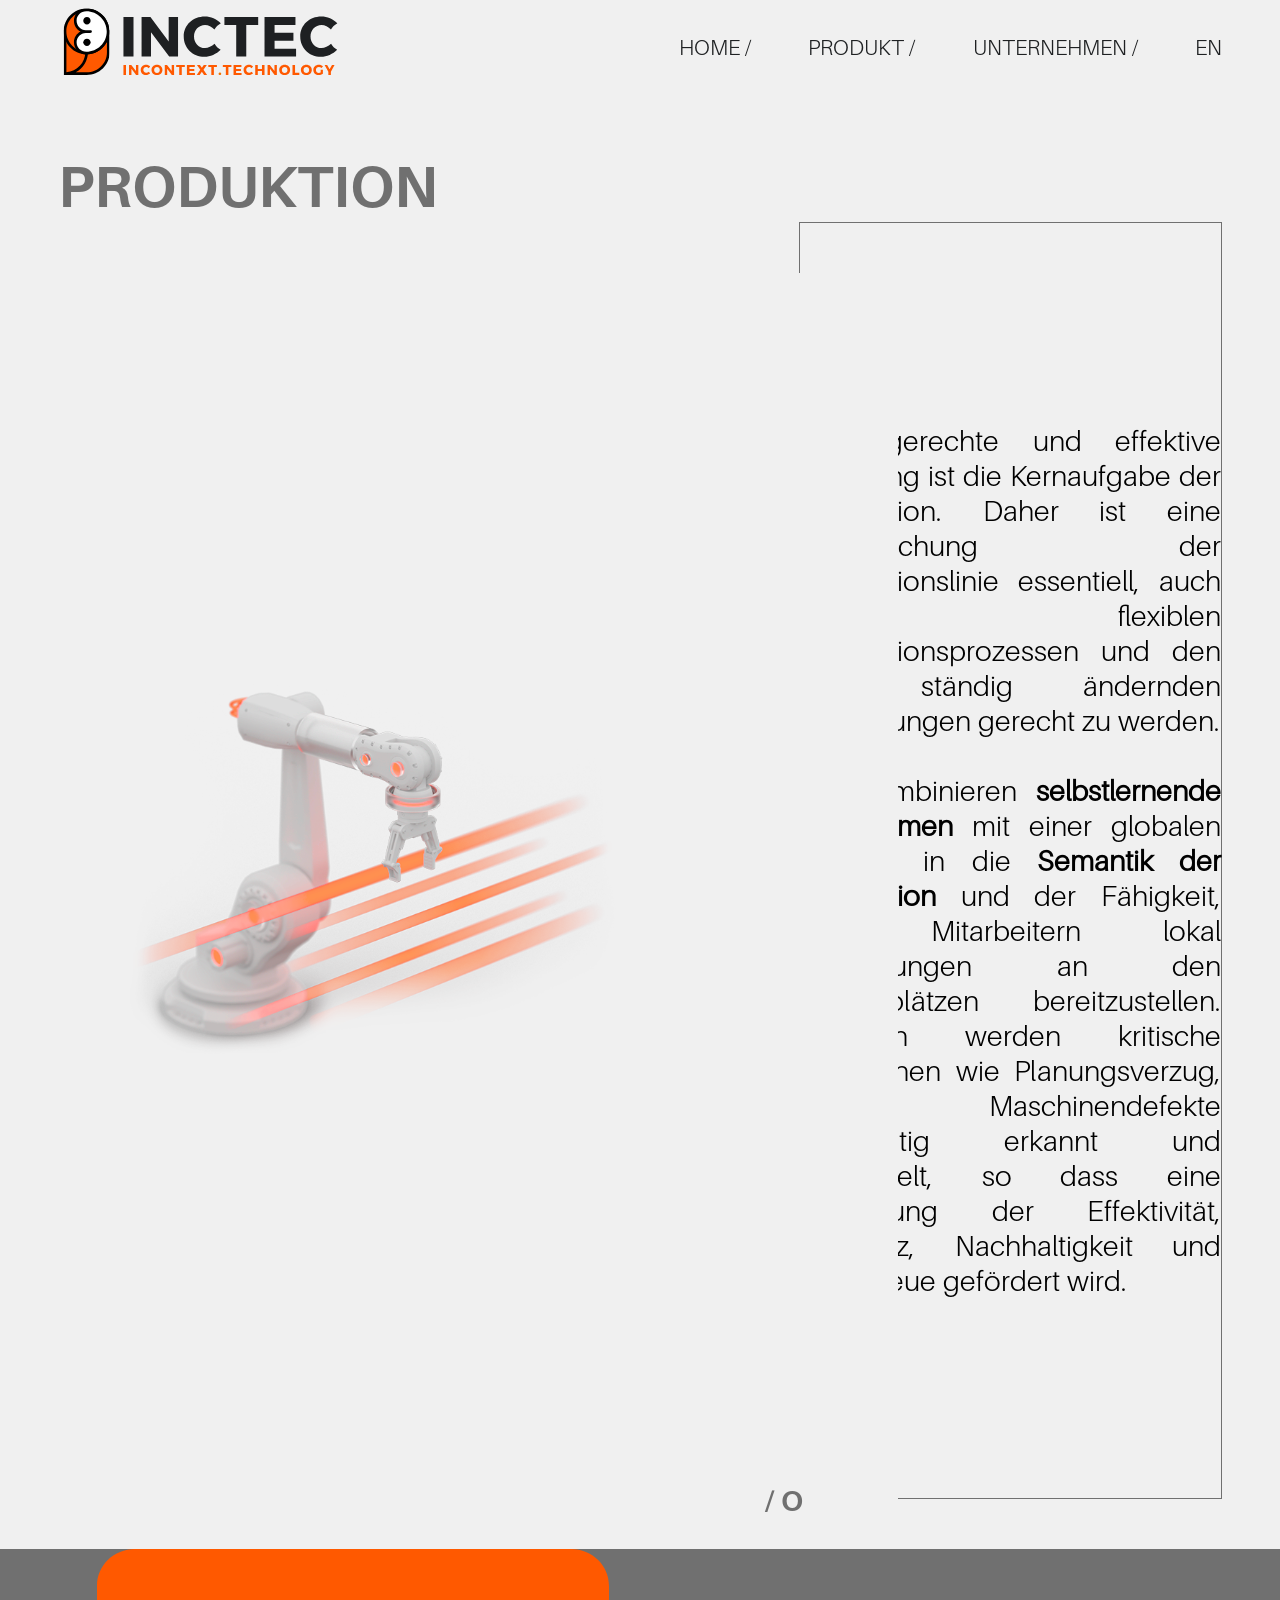
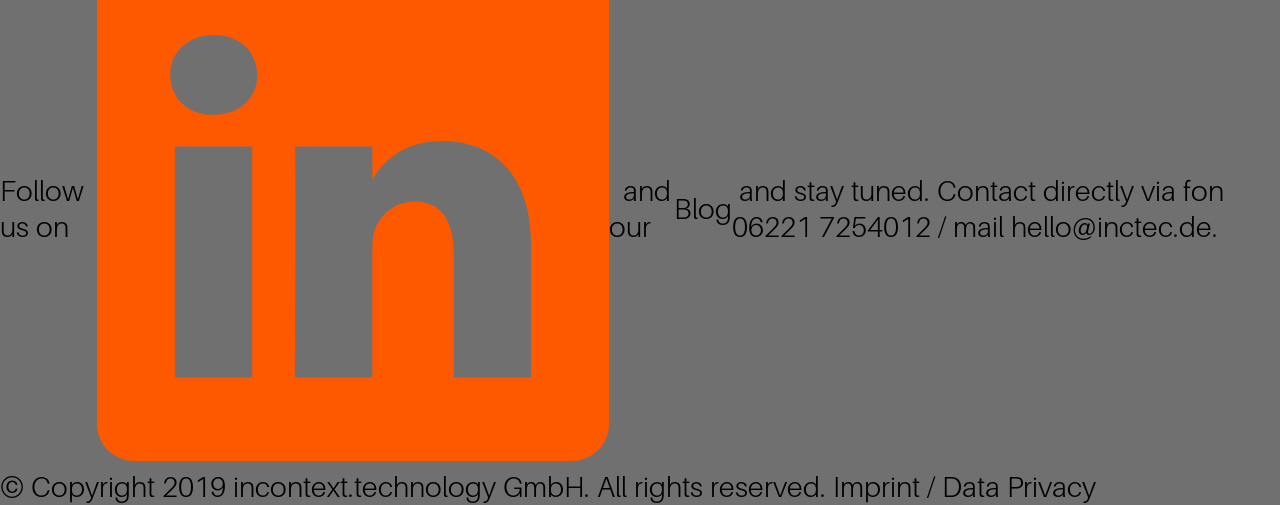
<file: de/maintenance/index.html>
<!doctype html>
<html data-n-head-ssr>
  <head>
    <title>inctec</title><meta data-n-head="ssr" charset="utf-8"><meta data-n-head="ssr" name="viewport" content="width=device-width,initial-scale=1"><meta data-n-head="ssr" data-hid="description" name="description" content=""><link data-n-head="ssr" rel="apple-touch-icon" sizes="180x180" href="/apple-touch-icon.png"><link data-n-head="ssr" rel="icon" type="image/png" sizes="32x32" href="/favicon-32x32.png"><link data-n-head="ssr" rel="icon" type="image/png" sizes="16x16" href="/favicon-16x16.png"><link data-n-head="ssr" rel="manifest" href="/site.webmanifest"><link data-n-head="ssr" rel="mask-icon" href="/safari-pinned-tab.svg" color="#5bbad5"><link data-n-head="ssr" rel="icon" type="image/x-icon" href="/favicon.ico"><link rel="preload" href="/_nuxt/73c72b4.js" as="script"><link rel="preload" href="/_nuxt/3818dc6.js" as="script"><link rel="preload" href="/_nuxt/6049a89.js" as="script"><link rel="preload" href="/_nuxt/32f80d7.js" as="script"><link rel="preload" href="/_nuxt/58b4d05.js" as="script"><style data-vue-ssr-id="517a8dd7:0 71b9472c:0 fa7ff0ca:0 78ee6106:0 f6b95dd4:0 1930a9a0:0">code[class*=language-],pre[class*=language-]{color:#000;background:0 0;text-shadow:0 1px #fff;font-family:Consolas,Monaco,"Andale Mono","Ubuntu Mono",monospace;font-size:1em;text-align:left;white-space:pre;word-spacing:normal;word-break:normal;word-wrap:normal;line-height:1.5;-moz-tab-size:4;-o-tab-size:4;tab-size:4;-webkit-hyphens:none;-ms-hyphens:none;hyphens:none}code[class*=language-] ::-moz-selection,code[class*=language-]::-moz-selection,pre[class*=language-] ::-moz-selection,pre[class*=language-]::-moz-selection{text-shadow:none;background:#b3d4fc}code[class*=language-] ::selection,code[class*=language-]::selection,pre[class*=language-] ::selection,pre[class*=language-]::selection{text-shadow:none;background:#b3d4fc}@media print{code[class*=language-],pre[class*=language-]{text-shadow:none}}pre[class*=language-]{padding:1em;margin:.5em 0;overflow:auto}:not(pre)>code[class*=language-],pre[class*=language-]{background:#f5f2f0}:not(pre)>code[class*=language-]{padding:.1em;border-radius:.3em;white-space:normal}.token.cdata,.token.comment,.token.doctype,.token.prolog{color:#708090}.token.punctuation{color:#999}.token.namespace{opacity:.7}.token.boolean,.token.constant,.token.deleted,.token.number,.token.property,.token.symbol,.token.tag{color:#905}.token.attr-name,.token.builtin,.token.char,.token.inserted,.token.selector,.token.string{color:#690}.language-css .token.string,.style .token.string,.token.entity,.token.operator,.token.url{color:#9a6e3a;background:hsla(0,0%,100%,.5)}.token.atrule,.token.attr-value,.token.keyword{color:#07a}.token.class-name,.token.function{color:#dd4a68}.token.important,.token.regex,.token.variable{color:#e90}.token.bold,.token.important{font-weight:700}.token.italic{font-style:italic}.token.entity{cursor:help}/*!
 * animate.css - https://animate.style/
 * Version - 4.1.1
 * Licensed under the MIT license - http://opensource.org/licenses/MIT
 *
 * Copyright (c) 2020 Animate.css
 */:root{--animate-duration:1s;--animate-delay:1s;--animate-repeat:1}.animate__animated{-webkit-animation-duration:1s;-webkit-animation-duration:var(--animate-duration);animation-duration:1s;animation-duration:var(--animate-duration);-webkit-animation-fill-mode:both;animation-fill-mode:both}.animate__animated.animate__infinite{-webkit-animation-iteration-count:infinite;animation-iteration-count:infinite}.animate__animated.animate__repeat-1{-webkit-animation-iteration-count:1;-webkit-animation-iteration-count:var(--animate-repeat);animation-iteration-count:1;animation-iteration-count:var(--animate-repeat)}.animate__animated.animate__repeat-2{-webkit-animation-iteration-count:2;-webkit-animation-iteration-count:calc(var(--animate-repeat)*2);animation-iteration-count:2;animation-iteration-count:calc(var(--animate-repeat)*2)}.animate__animated.animate__repeat-3{-webkit-animation-iteration-count:3;-webkit-animation-iteration-count:calc(var(--animate-repeat)*3);animation-iteration-count:3;animation-iteration-count:calc(var(--animate-repeat)*3)}.animate__animated.animate__delay-1s{-webkit-animation-delay:1s;-webkit-animation-delay:var(--animate-delay);animation-delay:1s;animation-delay:var(--animate-delay)}.animate__animated.animate__delay-2s{-webkit-animation-delay:2s;-webkit-animation-delay:calc(var(--animate-delay)*2);animation-delay:2s;animation-delay:calc(var(--animate-delay)*2)}.animate__animated.animate__delay-3s{-webkit-animation-delay:3s;-webkit-animation-delay:calc(var(--animate-delay)*3);animation-delay:3s;animation-delay:calc(var(--animate-delay)*3)}.animate__animated.animate__delay-4s{-webkit-animation-delay:4s;-webkit-animation-delay:calc(var(--animate-delay)*4);animation-delay:4s;animation-delay:calc(var(--animate-delay)*4)}.animate__animated.animate__delay-5s{-webkit-animation-delay:5s;-webkit-animation-delay:calc(var(--animate-delay)*5);animation-delay:5s;animation-delay:calc(var(--animate-delay)*5)}.animate__animated.animate__faster{-webkit-animation-duration:.5s;-webkit-animation-duration:calc(var(--animate-duration)/2);animation-duration:.5s;animation-duration:calc(var(--animate-duration)/2)}.animate__animated.animate__fast{-webkit-animation-duration:.8s;-webkit-animation-duration:calc(var(--animate-duration)*.8);animation-duration:.8s;animation-duration:calc(var(--animate-duration)*.8)}.animate__animated.animate__slow{-webkit-animation-duration:2s;-webkit-animation-duration:calc(var(--animate-duration)*2);animation-duration:2s;animation-duration:calc(var(--animate-duration)*2)}.animate__animated.animate__slower{-webkit-animation-duration:3s;-webkit-animation-duration:calc(var(--animate-duration)*3);animation-duration:3s;animation-duration:calc(var(--animate-duration)*3)}@media (prefers-reduced-motion:reduce),print{.animate__animated{-webkit-animation-duration:1ms!important;animation-duration:1ms!important;-webkit-transition-duration:1ms!important;transition-duration:1ms!important;-webkit-animation-iteration-count:1!important;animation-iteration-count:1!important}.animate__animated[class*=Out]{opacity:0}}@-webkit-keyframes bounce{0%,20%,53%,to{-webkit-animation-timing-function:cubic-bezier(.215,.61,.355,1);animation-timing-function:cubic-bezier(.215,.61,.355,1);-webkit-transform:translateZ(0);transform:translateZ(0)}40%,43%{-webkit-animation-timing-function:cubic-bezier(.755,.05,.855,.06);animation-timing-function:cubic-bezier(.755,.05,.855,.06);-webkit-transform:translate3d(0,-30px,0) scaleY(1.1);transform:translate3d(0,-30px,0) scaleY(1.1)}70%{-webkit-animation-timing-function:cubic-bezier(.755,.05,.855,.06);animation-timing-function:cubic-bezier(.755,.05,.855,.06);-webkit-transform:translate3d(0,-15px,0) scaleY(1.05);transform:translate3d(0,-15px,0) scaleY(1.05)}80%{-webkit-transition-timing-function:cubic-bezier(.215,.61,.355,1);transition-timing-function:cubic-bezier(.215,.61,.355,1);-webkit-transform:translateZ(0) scaleY(.95);transform:translateZ(0) scaleY(.95)}90%{-webkit-transform:translate3d(0,-4px,0) scaleY(1.02);transform:translate3d(0,-4px,0) scaleY(1.02)}}@keyframes bounce{0%,20%,53%,to{-webkit-animation-timing-function:cubic-bezier(.215,.61,.355,1);animation-timing-function:cubic-bezier(.215,.61,.355,1);-webkit-transform:translateZ(0);transform:translateZ(0)}40%,43%{-webkit-animation-timing-function:cubic-bezier(.755,.05,.855,.06);animation-timing-function:cubic-bezier(.755,.05,.855,.06);-webkit-transform:translate3d(0,-30px,0) scaleY(1.1);transform:translate3d(0,-30px,0) scaleY(1.1)}70%{-webkit-animation-timing-function:cubic-bezier(.755,.05,.855,.06);animation-timing-function:cubic-bezier(.755,.05,.855,.06);-webkit-transform:translate3d(0,-15px,0) scaleY(1.05);transform:translate3d(0,-15px,0) scaleY(1.05)}80%{-webkit-transition-timing-function:cubic-bezier(.215,.61,.355,1);transition-timing-function:cubic-bezier(.215,.61,.355,1);-webkit-transform:translateZ(0) scaleY(.95);transform:translateZ(0) scaleY(.95)}90%{-webkit-transform:translate3d(0,-4px,0) scaleY(1.02);transform:translate3d(0,-4px,0) scaleY(1.02)}}.animate__bounce{-webkit-animation-name:bounce;animation-name:bounce;-webkit-transform-origin:center bottom;transform-origin:center bottom}@-webkit-keyframes flash{0%,50%,to{opacity:1}25%,75%{opacity:0}}@keyframes flash{0%,50%,to{opacity:1}25%,75%{opacity:0}}.animate__flash{-webkit-animation-name:flash;animation-name:flash}@-webkit-keyframes pulse{0%{-webkit-transform:scaleX(1);transform:scaleX(1)}50%{-webkit-transform:scale3d(1.05,1.05,1.05);transform:scale3d(1.05,1.05,1.05)}to{-webkit-transform:scaleX(1);transform:scaleX(1)}}@keyframes pulse{0%{-webkit-transform:scaleX(1);transform:scaleX(1)}50%{-webkit-transform:scale3d(1.05,1.05,1.05);transform:scale3d(1.05,1.05,1.05)}to{-webkit-transform:scaleX(1);transform:scaleX(1)}}.animate__pulse{-webkit-animation-name:pulse;animation-name:pulse;-webkit-animation-timing-function:ease-in-out;animation-timing-function:ease-in-out}@-webkit-keyframes rubberBand{0%{-webkit-transform:scaleX(1);transform:scaleX(1)}30%{-webkit-transform:scale3d(1.25,.75,1);transform:scale3d(1.25,.75,1)}40%{-webkit-transform:scale3d(.75,1.25,1);transform:scale3d(.75,1.25,1)}50%{-webkit-transform:scale3d(1.15,.85,1);transform:scale3d(1.15,.85,1)}65%{-webkit-transform:scale3d(.95,1.05,1);transform:scale3d(.95,1.05,1)}75%{-webkit-transform:scale3d(1.05,.95,1);transform:scale3d(1.05,.95,1)}to{-webkit-transform:scaleX(1);transform:scaleX(1)}}@keyframes rubberBand{0%{-webkit-transform:scaleX(1);transform:scaleX(1)}30%{-webkit-transform:scale3d(1.25,.75,1);transform:scale3d(1.25,.75,1)}40%{-webkit-transform:scale3d(.75,1.25,1);transform:scale3d(.75,1.25,1)}50%{-webkit-transform:scale3d(1.15,.85,1);transform:scale3d(1.15,.85,1)}65%{-webkit-transform:scale3d(.95,1.05,1);transform:scale3d(.95,1.05,1)}75%{-webkit-transform:scale3d(1.05,.95,1);transform:scale3d(1.05,.95,1)}to{-webkit-transform:scaleX(1);transform:scaleX(1)}}.animate__rubberBand{-webkit-animation-name:rubberBand;animation-name:rubberBand}@-webkit-keyframes shakeX{0%,to{-webkit-transform:translateZ(0);transform:translateZ(0)}10%,30%,50%,70%,90%{-webkit-transform:translate3d(-10px,0,0);transform:translate3d(-10px,0,0)}20%,40%,60%,80%{-webkit-transform:translate3d(10px,0,0);transform:translate3d(10px,0,0)}}@keyframes shakeX{0%,to{-webkit-transform:translateZ(0);transform:translateZ(0)}10%,30%,50%,70%,90%{-webkit-transform:translate3d(-10px,0,0);transform:translate3d(-10px,0,0)}20%,40%,60%,80%{-webkit-transform:translate3d(10px,0,0);transform:translate3d(10px,0,0)}}.animate__shakeX{-webkit-animation-name:shakeX;animation-name:shakeX}@-webkit-keyframes shakeY{0%,to{-webkit-transform:translateZ(0);transform:translateZ(0)}10%,30%,50%,70%,90%{-webkit-transform:translate3d(0,-10px,0);transform:translate3d(0,-10px,0)}20%,40%,60%,80%{-webkit-transform:translate3d(0,10px,0);transform:translate3d(0,10px,0)}}@keyframes shakeY{0%,to{-webkit-transform:translateZ(0);transform:translateZ(0)}10%,30%,50%,70%,90%{-webkit-transform:translate3d(0,-10px,0);transform:translate3d(0,-10px,0)}20%,40%,60%,80%{-webkit-transform:translate3d(0,10px,0);transform:translate3d(0,10px,0)}}.animate__shakeY{-webkit-animation-name:shakeY;animation-name:shakeY}@-webkit-keyframes headShake{0%{-webkit-transform:translateX(0);transform:translateX(0)}6.5%{-webkit-transform:translateX(-6px) rotateY(-9deg);transform:translateX(-6px) rotateY(-9deg)}18.5%{-webkit-transform:translateX(5px) rotateY(7deg);transform:translateX(5px) rotateY(7deg)}31.5%{-webkit-transform:translateX(-3px) rotateY(-5deg);transform:translateX(-3px) rotateY(-5deg)}43.5%{-webkit-transform:translateX(2px) rotateY(3deg);transform:translateX(2px) rotateY(3deg)}50%{-webkit-transform:translateX(0);transform:translateX(0)}}@keyframes headShake{0%{-webkit-transform:translateX(0);transform:translateX(0)}6.5%{-webkit-transform:translateX(-6px) rotateY(-9deg);transform:translateX(-6px) rotateY(-9deg)}18.5%{-webkit-transform:translateX(5px) rotateY(7deg);transform:translateX(5px) rotateY(7deg)}31.5%{-webkit-transform:translateX(-3px) rotateY(-5deg);transform:translateX(-3px) rotateY(-5deg)}43.5%{-webkit-transform:translateX(2px) rotateY(3deg);transform:translateX(2px) rotateY(3deg)}50%{-webkit-transform:translateX(0);transform:translateX(0)}}.animate__headShake{-webkit-animation-timing-function:ease-in-out;animation-timing-function:ease-in-out;-webkit-animation-name:headShake;animation-name:headShake}@-webkit-keyframes swing{20%{-webkit-transform:rotate(15deg);transform:rotate(15deg)}40%{-webkit-transform:rotate(-10deg);transform:rotate(-10deg)}60%{-webkit-transform:rotate(5deg);transform:rotate(5deg)}80%{-webkit-transform:rotate(-5deg);transform:rotate(-5deg)}to{-webkit-transform:rotate(0);transform:rotate(0)}}@keyframes swing{20%{-webkit-transform:rotate(15deg);transform:rotate(15deg)}40%{-webkit-transform:rotate(-10deg);transform:rotate(-10deg)}60%{-webkit-transform:rotate(5deg);transform:rotate(5deg)}80%{-webkit-transform:rotate(-5deg);transform:rotate(-5deg)}to{-webkit-transform:rotate(0);transform:rotate(0)}}.animate__swing{-webkit-transform-origin:top center;transform-origin:top center;-webkit-animation-name:swing;animation-name:swing}@-webkit-keyframes tada{0%{-webkit-transform:scaleX(1);transform:scaleX(1)}10%,20%{-webkit-transform:scale3d(.9,.9,.9) rotate(-3deg);transform:scale3d(.9,.9,.9) rotate(-3deg)}30%,50%,70%,90%{-webkit-transform:scale3d(1.1,1.1,1.1) rotate(3deg);transform:scale3d(1.1,1.1,1.1) rotate(3deg)}40%,60%,80%{-webkit-transform:scale3d(1.1,1.1,1.1) rotate(-3deg);transform:scale3d(1.1,1.1,1.1) rotate(-3deg)}to{-webkit-transform:scaleX(1);transform:scaleX(1)}}@keyframes tada{0%{-webkit-transform:scaleX(1);transform:scaleX(1)}10%,20%{-webkit-transform:scale3d(.9,.9,.9) rotate(-3deg);transform:scale3d(.9,.9,.9) rotate(-3deg)}30%,50%,70%,90%{-webkit-transform:scale3d(1.1,1.1,1.1) rotate(3deg);transform:scale3d(1.1,1.1,1.1) rotate(3deg)}40%,60%,80%{-webkit-transform:scale3d(1.1,1.1,1.1) rotate(-3deg);transform:scale3d(1.1,1.1,1.1) rotate(-3deg)}to{-webkit-transform:scaleX(1);transform:scaleX(1)}}.animate__tada{-webkit-animation-name:tada;animation-name:tada}@-webkit-keyframes wobble{0%{-webkit-transform:translateZ(0);transform:translateZ(0)}15%{-webkit-transform:translate3d(-25%,0,0) rotate(-5deg);transform:translate3d(-25%,0,0) rotate(-5deg)}30%{-webkit-transform:translate3d(20%,0,0) rotate(3deg);transform:translate3d(20%,0,0) rotate(3deg)}45%{-webkit-transform:translate3d(-15%,0,0) rotate(-3deg);transform:translate3d(-15%,0,0) rotate(-3deg)}60%{-webkit-transform:translate3d(10%,0,0) rotate(2deg);transform:translate3d(10%,0,0) rotate(2deg)}75%{-webkit-transform:translate3d(-5%,0,0) rotate(-1deg);transform:translate3d(-5%,0,0) rotate(-1deg)}to{-webkit-transform:translateZ(0);transform:translateZ(0)}}@keyframes wobble{0%{-webkit-transform:translateZ(0);transform:translateZ(0)}15%{-webkit-transform:translate3d(-25%,0,0) rotate(-5deg);transform:translate3d(-25%,0,0) rotate(-5deg)}30%{-webkit-transform:translate3d(20%,0,0) rotate(3deg);transform:translate3d(20%,0,0) rotate(3deg)}45%{-webkit-transform:translate3d(-15%,0,0) rotate(-3deg);transform:translate3d(-15%,0,0) rotate(-3deg)}60%{-webkit-transform:translate3d(10%,0,0) rotate(2deg);transform:translate3d(10%,0,0) rotate(2deg)}75%{-webkit-transform:translate3d(-5%,0,0) rotate(-1deg);transform:translate3d(-5%,0,0) rotate(-1deg)}to{-webkit-transform:translateZ(0);transform:translateZ(0)}}.animate__wobble{-webkit-animation-name:wobble;animation-name:wobble}@-webkit-keyframes jello{0%,11.1%,to{-webkit-transform:translateZ(0);transform:translateZ(0)}22.2%{-webkit-transform:skewX(-12.5deg) skewY(-12.5deg);transform:skewX(-12.5deg) skewY(-12.5deg)}33.3%{-webkit-transform:skewX(6.25deg) skewY(6.25deg);transform:skewX(6.25deg) skewY(6.25deg)}44.4%{-webkit-transform:skewX(-3.125deg) skewY(-3.125deg);transform:skewX(-3.125deg) skewY(-3.125deg)}55.5%{-webkit-transform:skewX(1.5625deg) skewY(1.5625deg);transform:skewX(1.5625deg) skewY(1.5625deg)}66.6%{-webkit-transform:skewX(-.78125deg) skewY(-.78125deg);transform:skewX(-.78125deg) skewY(-.78125deg)}77.7%{-webkit-transform:skewX(.390625deg) skewY(.390625deg);transform:skewX(.390625deg) skewY(.390625deg)}88.8%{-webkit-transform:skewX(-.1953125deg) skewY(-.1953125deg);transform:skewX(-.1953125deg) skewY(-.1953125deg)}}@keyframes jello{0%,11.1%,to{-webkit-transform:translateZ(0);transform:translateZ(0)}22.2%{-webkit-transform:skewX(-12.5deg) skewY(-12.5deg);transform:skewX(-12.5deg) skewY(-12.5deg)}33.3%{-webkit-transform:skewX(6.25deg) skewY(6.25deg);transform:skewX(6.25deg) skewY(6.25deg)}44.4%{-webkit-transform:skewX(-3.125deg) skewY(-3.125deg);transform:skewX(-3.125deg) skewY(-3.125deg)}55.5%{-webkit-transform:skewX(1.5625deg) skewY(1.5625deg);transform:skewX(1.5625deg) skewY(1.5625deg)}66.6%{-webkit-transform:skewX(-.78125deg) skewY(-.78125deg);transform:skewX(-.78125deg) skewY(-.78125deg)}77.7%{-webkit-transform:skewX(.390625deg) skewY(.390625deg);transform:skewX(.390625deg) skewY(.390625deg)}88.8%{-webkit-transform:skewX(-.1953125deg) skewY(-.1953125deg);transform:skewX(-.1953125deg) skewY(-.1953125deg)}}.animate__jello{-webkit-animation-name:jello;animation-name:jello;-webkit-transform-origin:center;transform-origin:center}@-webkit-keyframes heartBeat{0%{-webkit-transform:scale(1);transform:scale(1)}14%{-webkit-transform:scale(1.3);transform:scale(1.3)}28%{-webkit-transform:scale(1);transform:scale(1)}42%{-webkit-transform:scale(1.3);transform:scale(1.3)}70%{-webkit-transform:scale(1);transform:scale(1)}}@keyframes heartBeat{0%{-webkit-transform:scale(1);transform:scale(1)}14%{-webkit-transform:scale(1.3);transform:scale(1.3)}28%{-webkit-transform:scale(1);transform:scale(1)}42%{-webkit-transform:scale(1.3);transform:scale(1.3)}70%{-webkit-transform:scale(1);transform:scale(1)}}.animate__heartBeat{-webkit-animation-name:heartBeat;animation-name:heartBeat;-webkit-animation-duration:1.3s;-webkit-animation-duration:calc(var(--animate-duration)*1.3);animation-duration:1.3s;animation-duration:calc(var(--animate-duration)*1.3);-webkit-animation-timing-function:ease-in-out;animation-timing-function:ease-in-out}@-webkit-keyframes backInDown{0%{-webkit-transform:translateY(-1200px) scale(.7);transform:translateY(-1200px) scale(.7);opacity:.7}80%{-webkit-transform:translateY(0) scale(.7);transform:translateY(0) scale(.7);opacity:.7}to{-webkit-transform:scale(1);transform:scale(1);opacity:1}}@keyframes backInDown{0%{-webkit-transform:translateY(-1200px) scale(.7);transform:translateY(-1200px) scale(.7);opacity:.7}80%{-webkit-transform:translateY(0) scale(.7);transform:translateY(0) scale(.7);opacity:.7}to{-webkit-transform:scale(1);transform:scale(1);opacity:1}}.animate__backInDown{-webkit-animation-name:backInDown;animation-name:backInDown}@-webkit-keyframes backInLeft{0%{-webkit-transform:translateX(-2000px) scale(.7);transform:translateX(-2000px) scale(.7);opacity:.7}80%{-webkit-transform:translateX(0) scale(.7);transform:translateX(0) scale(.7);opacity:.7}to{-webkit-transform:scale(1);transform:scale(1);opacity:1}}@keyframes backInLeft{0%{-webkit-transform:translateX(-2000px) scale(.7);transform:translateX(-2000px) scale(.7);opacity:.7}80%{-webkit-transform:translateX(0) scale(.7);transform:translateX(0) scale(.7);opacity:.7}to{-webkit-transform:scale(1);transform:scale(1);opacity:1}}.animate__backInLeft{-webkit-animation-name:backInLeft;animation-name:backInLeft}@-webkit-keyframes backInRight{0%{-webkit-transform:translateX(2000px) scale(.7);transform:translateX(2000px) scale(.7);opacity:.7}80%{-webkit-transform:translateX(0) scale(.7);transform:translateX(0) scale(.7);opacity:.7}to{-webkit-transform:scale(1);transform:scale(1);opacity:1}}@keyframes backInRight{0%{-webkit-transform:translateX(2000px) scale(.7);transform:translateX(2000px) scale(.7);opacity:.7}80%{-webkit-transform:translateX(0) scale(.7);transform:translateX(0) scale(.7);opacity:.7}to{-webkit-transform:scale(1);transform:scale(1);opacity:1}}.animate__backInRight{-webkit-animation-name:backInRight;animation-name:backInRight}@-webkit-keyframes backInUp{0%{-webkit-transform:translateY(1200px) scale(.7);transform:translateY(1200px) scale(.7);opacity:.7}80%{-webkit-transform:translateY(0) scale(.7);transform:translateY(0) scale(.7);opacity:.7}to{-webkit-transform:scale(1);transform:scale(1);opacity:1}}@keyframes backInUp{0%{-webkit-transform:translateY(1200px) scale(.7);transform:translateY(1200px) scale(.7);opacity:.7}80%{-webkit-transform:translateY(0) scale(.7);transform:translateY(0) scale(.7);opacity:.7}to{-webkit-transform:scale(1);transform:scale(1);opacity:1}}.animate__backInUp{-webkit-animation-name:backInUp;animation-name:backInUp}@-webkit-keyframes backOutDown{0%{-webkit-transform:scale(1);transform:scale(1);opacity:1}20%{-webkit-transform:translateY(0) scale(.7);transform:translateY(0) scale(.7);opacity:.7}to{-webkit-transform:translateY(700px) scale(.7);transform:translateY(700px) scale(.7);opacity:.7}}@keyframes backOutDown{0%{-webkit-transform:scale(1);transform:scale(1);opacity:1}20%{-webkit-transform:translateY(0) scale(.7);transform:translateY(0) scale(.7);opacity:.7}to{-webkit-transform:translateY(700px) scale(.7);transform:translateY(700px) scale(.7);opacity:.7}}.animate__backOutDown{-webkit-animation-name:backOutDown;animation-name:backOutDown}@-webkit-keyframes backOutLeft{0%{-webkit-transform:scale(1);transform:scale(1);opacity:1}20%{-webkit-transform:translateX(0) scale(.7);transform:translateX(0) scale(.7);opacity:.7}to{-webkit-transform:translateX(-2000px) scale(.7);transform:translateX(-2000px) scale(.7);opacity:.7}}@keyframes backOutLeft{0%{-webkit-transform:scale(1);transform:scale(1);opacity:1}20%{-webkit-transform:translateX(0) scale(.7);transform:translateX(0) scale(.7);opacity:.7}to{-webkit-transform:translateX(-2000px) scale(.7);transform:translateX(-2000px) scale(.7);opacity:.7}}.animate__backOutLeft{-webkit-animation-name:backOutLeft;animation-name:backOutLeft}@-webkit-keyframes backOutRight{0%{-webkit-transform:scale(1);transform:scale(1);opacity:1}20%{-webkit-transform:translateX(0) scale(.7);transform:translateX(0) scale(.7);opacity:.7}to{-webkit-transform:translateX(2000px) scale(.7);transform:translateX(2000px) scale(.7);opacity:.7}}@keyframes backOutRight{0%{-webkit-transform:scale(1);transform:scale(1);opacity:1}20%{-webkit-transform:translateX(0) scale(.7);transform:translateX(0) scale(.7);opacity:.7}to{-webkit-transform:translateX(2000px) scale(.7);transform:translateX(2000px) scale(.7);opacity:.7}}.animate__backOutRight{-webkit-animation-name:backOutRight;animation-name:backOutRight}@-webkit-keyframes backOutUp{0%{-webkit-transform:scale(1);transform:scale(1);opacity:1}20%{-webkit-transform:translateY(0) scale(.7);transform:translateY(0) scale(.7);opacity:.7}to{-webkit-transform:translateY(-700px) scale(.7);transform:translateY(-700px) scale(.7);opacity:.7}}@keyframes backOutUp{0%{-webkit-transform:scale(1);transform:scale(1);opacity:1}20%{-webkit-transform:translateY(0) scale(.7);transform:translateY(0) scale(.7);opacity:.7}to{-webkit-transform:translateY(-700px) scale(.7);transform:translateY(-700px) scale(.7);opacity:.7}}.animate__backOutUp{-webkit-animation-name:backOutUp;animation-name:backOutUp}@-webkit-keyframes bounceIn{0%,20%,40%,60%,80%,to{-webkit-animation-timing-function:cubic-bezier(.215,.61,.355,1);animation-timing-function:cubic-bezier(.215,.61,.355,1)}0%{opacity:0;-webkit-transform:scale3d(.3,.3,.3);transform:scale3d(.3,.3,.3)}20%{-webkit-transform:scale3d(1.1,1.1,1.1);transform:scale3d(1.1,1.1,1.1)}40%{-webkit-transform:scale3d(.9,.9,.9);transform:scale3d(.9,.9,.9)}60%{opacity:1;-webkit-transform:scale3d(1.03,1.03,1.03);transform:scale3d(1.03,1.03,1.03)}80%{-webkit-transform:scale3d(.97,.97,.97);transform:scale3d(.97,.97,.97)}to{opacity:1;-webkit-transform:scaleX(1);transform:scaleX(1)}}@keyframes bounceIn{0%,20%,40%,60%,80%,to{-webkit-animation-timing-function:cubic-bezier(.215,.61,.355,1);animation-timing-function:cubic-bezier(.215,.61,.355,1)}0%{opacity:0;-webkit-transform:scale3d(.3,.3,.3);transform:scale3d(.3,.3,.3)}20%{-webkit-transform:scale3d(1.1,1.1,1.1);transform:scale3d(1.1,1.1,1.1)}40%{-webkit-transform:scale3d(.9,.9,.9);transform:scale3d(.9,.9,.9)}60%{opacity:1;-webkit-transform:scale3d(1.03,1.03,1.03);transform:scale3d(1.03,1.03,1.03)}80%{-webkit-transform:scale3d(.97,.97,.97);transform:scale3d(.97,.97,.97)}to{opacity:1;-webkit-transform:scaleX(1);transform:scaleX(1)}}.animate__bounceIn{-webkit-animation-duration:.75s;-webkit-animation-duration:calc(var(--animate-duration)*.75);animation-duration:.75s;animation-duration:calc(var(--animate-duration)*.75);-webkit-animation-name:bounceIn;animation-name:bounceIn}@-webkit-keyframes bounceInDown{0%,60%,75%,90%,to{-webkit-animation-timing-function:cubic-bezier(.215,.61,.355,1);animation-timing-function:cubic-bezier(.215,.61,.355,1)}0%{opacity:0;-webkit-transform:translate3d(0,-3000px,0) scaleY(3);transform:translate3d(0,-3000px,0) scaleY(3)}60%{opacity:1;-webkit-transform:translate3d(0,25px,0) scaleY(.9);transform:translate3d(0,25px,0) scaleY(.9)}75%{-webkit-transform:translate3d(0,-10px,0) scaleY(.95);transform:translate3d(0,-10px,0) scaleY(.95)}90%{-webkit-transform:translate3d(0,5px,0) scaleY(.985);transform:translate3d(0,5px,0) scaleY(.985)}to{-webkit-transform:translateZ(0);transform:translateZ(0)}}@keyframes bounceInDown{0%,60%,75%,90%,to{-webkit-animation-timing-function:cubic-bezier(.215,.61,.355,1);animation-timing-function:cubic-bezier(.215,.61,.355,1)}0%{opacity:0;-webkit-transform:translate3d(0,-3000px,0) scaleY(3);transform:translate3d(0,-3000px,0) scaleY(3)}60%{opacity:1;-webkit-transform:translate3d(0,25px,0) scaleY(.9);transform:translate3d(0,25px,0) scaleY(.9)}75%{-webkit-transform:translate3d(0,-10px,0) scaleY(.95);transform:translate3d(0,-10px,0) scaleY(.95)}90%{-webkit-transform:translate3d(0,5px,0) scaleY(.985);transform:translate3d(0,5px,0) scaleY(.985)}to{-webkit-transform:translateZ(0);transform:translateZ(0)}}.animate__bounceInDown{-webkit-animation-name:bounceInDown;animation-name:bounceInDown}@-webkit-keyframes bounceInLeft{0%,60%,75%,90%,to{-webkit-animation-timing-function:cubic-bezier(.215,.61,.355,1);animation-timing-function:cubic-bezier(.215,.61,.355,1)}0%{opacity:0;-webkit-transform:translate3d(-3000px,0,0) scaleX(3);transform:translate3d(-3000px,0,0) scaleX(3)}60%{opacity:1;-webkit-transform:translate3d(25px,0,0) scaleX(1);transform:translate3d(25px,0,0) scaleX(1)}75%{-webkit-transform:translate3d(-10px,0,0) scaleX(.98);transform:translate3d(-10px,0,0) scaleX(.98)}90%{-webkit-transform:translate3d(5px,0,0) scaleX(.995);transform:translate3d(5px,0,0) scaleX(.995)}to{-webkit-transform:translateZ(0);transform:translateZ(0)}}@keyframes bounceInLeft{0%,60%,75%,90%,to{-webkit-animation-timing-function:cubic-bezier(.215,.61,.355,1);animation-timing-function:cubic-bezier(.215,.61,.355,1)}0%{opacity:0;-webkit-transform:translate3d(-3000px,0,0) scaleX(3);transform:translate3d(-3000px,0,0) scaleX(3)}60%{opacity:1;-webkit-transform:translate3d(25px,0,0) scaleX(1);transform:translate3d(25px,0,0) scaleX(1)}75%{-webkit-transform:translate3d(-10px,0,0) scaleX(.98);transform:translate3d(-10px,0,0) scaleX(.98)}90%{-webkit-transform:translate3d(5px,0,0) scaleX(.995);transform:translate3d(5px,0,0) scaleX(.995)}to{-webkit-transform:translateZ(0);transform:translateZ(0)}}.animate__bounceInLeft{-webkit-animation-name:bounceInLeft;animation-name:bounceInLeft}@-webkit-keyframes bounceInRight{0%,60%,75%,90%,to{-webkit-animation-timing-function:cubic-bezier(.215,.61,.355,1);animation-timing-function:cubic-bezier(.215,.61,.355,1)}0%{opacity:0;-webkit-transform:translate3d(3000px,0,0) scaleX(3);transform:translate3d(3000px,0,0) scaleX(3)}60%{opacity:1;-webkit-transform:translate3d(-25px,0,0) scaleX(1);transform:translate3d(-25px,0,0) scaleX(1)}75%{-webkit-transform:translate3d(10px,0,0) scaleX(.98);transform:translate3d(10px,0,0) scaleX(.98)}90%{-webkit-transform:translate3d(-5px,0,0) scaleX(.995);transform:translate3d(-5px,0,0) scaleX(.995)}to{-webkit-transform:translateZ(0);transform:translateZ(0)}}@keyframes bounceInRight{0%,60%,75%,90%,to{-webkit-animation-timing-function:cubic-bezier(.215,.61,.355,1);animation-timing-function:cubic-bezier(.215,.61,.355,1)}0%{opacity:0;-webkit-transform:translate3d(3000px,0,0) scaleX(3);transform:translate3d(3000px,0,0) scaleX(3)}60%{opacity:1;-webkit-transform:translate3d(-25px,0,0) scaleX(1);transform:translate3d(-25px,0,0) scaleX(1)}75%{-webkit-transform:translate3d(10px,0,0) scaleX(.98);transform:translate3d(10px,0,0) scaleX(.98)}90%{-webkit-transform:translate3d(-5px,0,0) scaleX(.995);transform:translate3d(-5px,0,0) scaleX(.995)}to{-webkit-transform:translateZ(0);transform:translateZ(0)}}.animate__bounceInRight{-webkit-animation-name:bounceInRight;animation-name:bounceInRight}@-webkit-keyframes bounceInUp{0%,60%,75%,90%,to{-webkit-animation-timing-function:cubic-bezier(.215,.61,.355,1);animation-timing-function:cubic-bezier(.215,.61,.355,1)}0%{opacity:0;-webkit-transform:translate3d(0,3000px,0) scaleY(5);transform:translate3d(0,3000px,0) scaleY(5)}60%{opacity:1;-webkit-transform:translate3d(0,-20px,0) scaleY(.9);transform:translate3d(0,-20px,0) scaleY(.9)}75%{-webkit-transform:translate3d(0,10px,0) scaleY(.95);transform:translate3d(0,10px,0) scaleY(.95)}90%{-webkit-transform:translate3d(0,-5px,0) scaleY(.985);transform:translate3d(0,-5px,0) scaleY(.985)}to{-webkit-transform:translateZ(0);transform:translateZ(0)}}@keyframes bounceInUp{0%,60%,75%,90%,to{-webkit-animation-timing-function:cubic-bezier(.215,.61,.355,1);animation-timing-function:cubic-bezier(.215,.61,.355,1)}0%{opacity:0;-webkit-transform:translate3d(0,3000px,0) scaleY(5);transform:translate3d(0,3000px,0) scaleY(5)}60%{opacity:1;-webkit-transform:translate3d(0,-20px,0) scaleY(.9);transform:translate3d(0,-20px,0) scaleY(.9)}75%{-webkit-transform:translate3d(0,10px,0) scaleY(.95);transform:translate3d(0,10px,0) scaleY(.95)}90%{-webkit-transform:translate3d(0,-5px,0) scaleY(.985);transform:translate3d(0,-5px,0) scaleY(.985)}to{-webkit-transform:translateZ(0);transform:translateZ(0)}}.animate__bounceInUp{-webkit-animation-name:bounceInUp;animation-name:bounceInUp}@-webkit-keyframes bounceOut{20%{-webkit-transform:scale3d(.9,.9,.9);transform:scale3d(.9,.9,.9)}50%,55%{opacity:1;-webkit-transform:scale3d(1.1,1.1,1.1);transform:scale3d(1.1,1.1,1.1)}to{opacity:0;-webkit-transform:scale3d(.3,.3,.3);transform:scale3d(.3,.3,.3)}}@keyframes bounceOut{20%{-webkit-transform:scale3d(.9,.9,.9);transform:scale3d(.9,.9,.9)}50%,55%{opacity:1;-webkit-transform:scale3d(1.1,1.1,1.1);transform:scale3d(1.1,1.1,1.1)}to{opacity:0;-webkit-transform:scale3d(.3,.3,.3);transform:scale3d(.3,.3,.3)}}.animate__bounceOut{-webkit-animation-duration:.75s;-webkit-animation-duration:calc(var(--animate-duration)*.75);animation-duration:.75s;animation-duration:calc(var(--animate-duration)*.75);-webkit-animation-name:bounceOut;animation-name:bounceOut}@-webkit-keyframes bounceOutDown{20%{-webkit-transform:translate3d(0,10px,0) scaleY(.985);transform:translate3d(0,10px,0) scaleY(.985)}40%,45%{opacity:1;-webkit-transform:translate3d(0,-20px,0) scaleY(.9);transform:translate3d(0,-20px,0) scaleY(.9)}to{opacity:0;-webkit-transform:translate3d(0,2000px,0) scaleY(3);transform:translate3d(0,2000px,0) scaleY(3)}}@keyframes bounceOutDown{20%{-webkit-transform:translate3d(0,10px,0) scaleY(.985);transform:translate3d(0,10px,0) scaleY(.985)}40%,45%{opacity:1;-webkit-transform:translate3d(0,-20px,0) scaleY(.9);transform:translate3d(0,-20px,0) scaleY(.9)}to{opacity:0;-webkit-transform:translate3d(0,2000px,0) scaleY(3);transform:translate3d(0,2000px,0) scaleY(3)}}.animate__bounceOutDown{-webkit-animation-name:bounceOutDown;animation-name:bounceOutDown}@-webkit-keyframes bounceOutLeft{20%{opacity:1;-webkit-transform:translate3d(20px,0,0) scaleX(.9);transform:translate3d(20px,0,0) scaleX(.9)}to{opacity:0;-webkit-transform:translate3d(-2000px,0,0) scaleX(2);transform:translate3d(-2000px,0,0) scaleX(2)}}@keyframes bounceOutLeft{20%{opacity:1;-webkit-transform:translate3d(20px,0,0) scaleX(.9);transform:translate3d(20px,0,0) scaleX(.9)}to{opacity:0;-webkit-transform:translate3d(-2000px,0,0) scaleX(2);transform:translate3d(-2000px,0,0) scaleX(2)}}.animate__bounceOutLeft{-webkit-animation-name:bounceOutLeft;animation-name:bounceOutLeft}@-webkit-keyframes bounceOutRight{20%{opacity:1;-webkit-transform:translate3d(-20px,0,0) scaleX(.9);transform:translate3d(-20px,0,0) scaleX(.9)}to{opacity:0;-webkit-transform:translate3d(2000px,0,0) scaleX(2);transform:translate3d(2000px,0,0) scaleX(2)}}@keyframes bounceOutRight{20%{opacity:1;-webkit-transform:translate3d(-20px,0,0) scaleX(.9);transform:translate3d(-20px,0,0) scaleX(.9)}to{opacity:0;-webkit-transform:translate3d(2000px,0,0) scaleX(2);transform:translate3d(2000px,0,0) scaleX(2)}}.animate__bounceOutRight{-webkit-animation-name:bounceOutRight;animation-name:bounceOutRight}@-webkit-keyframes bounceOutUp{20%{-webkit-transform:translate3d(0,-10px,0) scaleY(.985);transform:translate3d(0,-10px,0) scaleY(.985)}40%,45%{opacity:1;-webkit-transform:translate3d(0,20px,0) scaleY(.9);transform:translate3d(0,20px,0) scaleY(.9)}to{opacity:0;-webkit-transform:translate3d(0,-2000px,0) scaleY(3);transform:translate3d(0,-2000px,0) scaleY(3)}}@keyframes bounceOutUp{20%{-webkit-transform:translate3d(0,-10px,0) scaleY(.985);transform:translate3d(0,-10px,0) scaleY(.985)}40%,45%{opacity:1;-webkit-transform:translate3d(0,20px,0) scaleY(.9);transform:translate3d(0,20px,0) scaleY(.9)}to{opacity:0;-webkit-transform:translate3d(0,-2000px,0) scaleY(3);transform:translate3d(0,-2000px,0) scaleY(3)}}.animate__bounceOutUp{-webkit-animation-name:bounceOutUp;animation-name:bounceOutUp}@-webkit-keyframes fadeIn{0%{opacity:0}to{opacity:1}}@keyframes fadeIn{0%{opacity:0}to{opacity:1}}.animate__fadeIn{-webkit-animation-name:fadeIn;animation-name:fadeIn}@-webkit-keyframes fadeInDown{0%{opacity:0;-webkit-transform:translate3d(0,-100%,0);transform:translate3d(0,-100%,0)}to{opacity:1;-webkit-transform:translateZ(0);transform:translateZ(0)}}@keyframes fadeInDown{0%{opacity:0;-webkit-transform:translate3d(0,-100%,0);transform:translate3d(0,-100%,0)}to{opacity:1;-webkit-transform:translateZ(0);transform:translateZ(0)}}.animate__fadeInDown{-webkit-animation-name:fadeInDown;animation-name:fadeInDown}@-webkit-keyframes fadeInDownBig{0%{opacity:0;-webkit-transform:translate3d(0,-2000px,0);transform:translate3d(0,-2000px,0)}to{opacity:1;-webkit-transform:translateZ(0);transform:translateZ(0)}}@keyframes fadeInDownBig{0%{opacity:0;-webkit-transform:translate3d(0,-2000px,0);transform:translate3d(0,-2000px,0)}to{opacity:1;-webkit-transform:translateZ(0);transform:translateZ(0)}}.animate__fadeInDownBig{-webkit-animation-name:fadeInDownBig;animation-name:fadeInDownBig}@-webkit-keyframes fadeInLeft{0%{opacity:0;-webkit-transform:translate3d(-100%,0,0);transform:translate3d(-100%,0,0)}to{opacity:1;-webkit-transform:translateZ(0);transform:translateZ(0)}}@keyframes fadeInLeft{0%{opacity:0;-webkit-transform:translate3d(-100%,0,0);transform:translate3d(-100%,0,0)}to{opacity:1;-webkit-transform:translateZ(0);transform:translateZ(0)}}.animate__fadeInLeft{-webkit-animation-name:fadeInLeft;animation-name:fadeInLeft}@-webkit-keyframes fadeInLeftBig{0%{opacity:0;-webkit-transform:translate3d(-2000px,0,0);transform:translate3d(-2000px,0,0)}to{opacity:1;-webkit-transform:translateZ(0);transform:translateZ(0)}}@keyframes fadeInLeftBig{0%{opacity:0;-webkit-transform:translate3d(-2000px,0,0);transform:translate3d(-2000px,0,0)}to{opacity:1;-webkit-transform:translateZ(0);transform:translateZ(0)}}.animate__fadeInLeftBig{-webkit-animation-name:fadeInLeftBig;animation-name:fadeInLeftBig}@-webkit-keyframes fadeInRight{0%{opacity:0;-webkit-transform:translate3d(100%,0,0);transform:translate3d(100%,0,0)}to{opacity:1;-webkit-transform:translateZ(0);transform:translateZ(0)}}@keyframes fadeInRight{0%{opacity:0;-webkit-transform:translate3d(100%,0,0);transform:translate3d(100%,0,0)}to{opacity:1;-webkit-transform:translateZ(0);transform:translateZ(0)}}.animate__fadeInRight{-webkit-animation-name:fadeInRight;animation-name:fadeInRight}@-webkit-keyframes fadeInRightBig{0%{opacity:0;-webkit-transform:translate3d(2000px,0,0);transform:translate3d(2000px,0,0)}to{opacity:1;-webkit-transform:translateZ(0);transform:translateZ(0)}}@keyframes fadeInRightBig{0%{opacity:0;-webkit-transform:translate3d(2000px,0,0);transform:translate3d(2000px,0,0)}to{opacity:1;-webkit-transform:translateZ(0);transform:translateZ(0)}}.animate__fadeInRightBig{-webkit-animation-name:fadeInRightBig;animation-name:fadeInRightBig}@-webkit-keyframes fadeInUp{0%{opacity:0;-webkit-transform:translate3d(0,100%,0);transform:translate3d(0,100%,0)}to{opacity:1;-webkit-transform:translateZ(0);transform:translateZ(0)}}@keyframes fadeInUp{0%{opacity:0;-webkit-transform:translate3d(0,100%,0);transform:translate3d(0,100%,0)}to{opacity:1;-webkit-transform:translateZ(0);transform:translateZ(0)}}.animate__fadeInUp{-webkit-animation-name:fadeInUp;animation-name:fadeInUp}@-webkit-keyframes fadeInUpBig{0%{opacity:0;-webkit-transform:translate3d(0,2000px,0);transform:translate3d(0,2000px,0)}to{opacity:1;-webkit-transform:translateZ(0);transform:translateZ(0)}}@keyframes fadeInUpBig{0%{opacity:0;-webkit-transform:translate3d(0,2000px,0);transform:translate3d(0,2000px,0)}to{opacity:1;-webkit-transform:translateZ(0);transform:translateZ(0)}}.animate__fadeInUpBig{-webkit-animation-name:fadeInUpBig;animation-name:fadeInUpBig}@-webkit-keyframes fadeInTopLeft{0%{opacity:0;-webkit-transform:translate3d(-100%,-100%,0);transform:translate3d(-100%,-100%,0)}to{opacity:1;-webkit-transform:translateZ(0);transform:translateZ(0)}}@keyframes fadeInTopLeft{0%{opacity:0;-webkit-transform:translate3d(-100%,-100%,0);transform:translate3d(-100%,-100%,0)}to{opacity:1;-webkit-transform:translateZ(0);transform:translateZ(0)}}.animate__fadeInTopLeft{-webkit-animation-name:fadeInTopLeft;animation-name:fadeInTopLeft}@-webkit-keyframes fadeInTopRight{0%{opacity:0;-webkit-transform:translate3d(100%,-100%,0);transform:translate3d(100%,-100%,0)}to{opacity:1;-webkit-transform:translateZ(0);transform:translateZ(0)}}@keyframes fadeInTopRight{0%{opacity:0;-webkit-transform:translate3d(100%,-100%,0);transform:translate3d(100%,-100%,0)}to{opacity:1;-webkit-transform:translateZ(0);transform:translateZ(0)}}.animate__fadeInTopRight{-webkit-animation-name:fadeInTopRight;animation-name:fadeInTopRight}@-webkit-keyframes fadeInBottomLeft{0%{opacity:0;-webkit-transform:translate3d(-100%,100%,0);transform:translate3d(-100%,100%,0)}to{opacity:1;-webkit-transform:translateZ(0);transform:translateZ(0)}}@keyframes fadeInBottomLeft{0%{opacity:0;-webkit-transform:translate3d(-100%,100%,0);transform:translate3d(-100%,100%,0)}to{opacity:1;-webkit-transform:translateZ(0);transform:translateZ(0)}}.animate__fadeInBottomLeft{-webkit-animation-name:fadeInBottomLeft;animation-name:fadeInBottomLeft}@-webkit-keyframes fadeInBottomRight{0%{opacity:0;-webkit-transform:translate3d(100%,100%,0);transform:translate3d(100%,100%,0)}to{opacity:1;-webkit-transform:translateZ(0);transform:translateZ(0)}}@keyframes fadeInBottomRight{0%{opacity:0;-webkit-transform:translate3d(100%,100%,0);transform:translate3d(100%,100%,0)}to{opacity:1;-webkit-transform:translateZ(0);transform:translateZ(0)}}.animate__fadeInBottomRight{-webkit-animation-name:fadeInBottomRight;animation-name:fadeInBottomRight}@-webkit-keyframes fadeOut{0%{opacity:1}to{opacity:0}}@keyframes fadeOut{0%{opacity:1}to{opacity:0}}.animate__fadeOut{-webkit-animation-name:fadeOut;animation-name:fadeOut}@-webkit-keyframes fadeOutDown{0%{opacity:1}to{opacity:0;-webkit-transform:translate3d(0,100%,0);transform:translate3d(0,100%,0)}}@keyframes fadeOutDown{0%{opacity:1}to{opacity:0;-webkit-transform:translate3d(0,100%,0);transform:translate3d(0,100%,0)}}.animate__fadeOutDown{-webkit-animation-name:fadeOutDown;animation-name:fadeOutDown}@-webkit-keyframes fadeOutDownBig{0%{opacity:1}to{opacity:0;-webkit-transform:translate3d(0,2000px,0);transform:translate3d(0,2000px,0)}}@keyframes fadeOutDownBig{0%{opacity:1}to{opacity:0;-webkit-transform:translate3d(0,2000px,0);transform:translate3d(0,2000px,0)}}.animate__fadeOutDownBig{-webkit-animation-name:fadeOutDownBig;animation-name:fadeOutDownBig}@-webkit-keyframes fadeOutLeft{0%{opacity:1}to{opacity:0;-webkit-transform:translate3d(-100%,0,0);transform:translate3d(-100%,0,0)}}@keyframes fadeOutLeft{0%{opacity:1}to{opacity:0;-webkit-transform:translate3d(-100%,0,0);transform:translate3d(-100%,0,0)}}.animate__fadeOutLeft{-webkit-animation-name:fadeOutLeft;animation-name:fadeOutLeft}@-webkit-keyframes fadeOutLeftBig{0%{opacity:1}to{opacity:0;-webkit-transform:translate3d(-2000px,0,0);transform:translate3d(-2000px,0,0)}}@keyframes fadeOutLeftBig{0%{opacity:1}to{opacity:0;-webkit-transform:translate3d(-2000px,0,0);transform:translate3d(-2000px,0,0)}}.animate__fadeOutLeftBig{-webkit-animation-name:fadeOutLeftBig;animation-name:fadeOutLeftBig}@-webkit-keyframes fadeOutRight{0%{opacity:1}to{opacity:0;-webkit-transform:translate3d(100%,0,0);transform:translate3d(100%,0,0)}}@keyframes fadeOutRight{0%{opacity:1}to{opacity:0;-webkit-transform:translate3d(100%,0,0);transform:translate3d(100%,0,0)}}.animate__fadeOutRight{-webkit-animation-name:fadeOutRight;animation-name:fadeOutRight}@-webkit-keyframes fadeOutRightBig{0%{opacity:1}to{opacity:0;-webkit-transform:translate3d(2000px,0,0);transform:translate3d(2000px,0,0)}}@keyframes fadeOutRightBig{0%{opacity:1}to{opacity:0;-webkit-transform:translate3d(2000px,0,0);transform:translate3d(2000px,0,0)}}.animate__fadeOutRightBig{-webkit-animation-name:fadeOutRightBig;animation-name:fadeOutRightBig}@-webkit-keyframes fadeOutUp{0%{opacity:1}to{opacity:0;-webkit-transform:translate3d(0,-100%,0);transform:translate3d(0,-100%,0)}}@keyframes fadeOutUp{0%{opacity:1}to{opacity:0;-webkit-transform:translate3d(0,-100%,0);transform:translate3d(0,-100%,0)}}.animate__fadeOutUp{-webkit-animation-name:fadeOutUp;animation-name:fadeOutUp}@-webkit-keyframes fadeOutUpBig{0%{opacity:1}to{opacity:0;-webkit-transform:translate3d(0,-2000px,0);transform:translate3d(0,-2000px,0)}}@keyframes fadeOutUpBig{0%{opacity:1}to{opacity:0;-webkit-transform:translate3d(0,-2000px,0);transform:translate3d(0,-2000px,0)}}.animate__fadeOutUpBig{-webkit-animation-name:fadeOutUpBig;animation-name:fadeOutUpBig}@-webkit-keyframes fadeOutTopLeft{0%{opacity:1;-webkit-transform:translateZ(0);transform:translateZ(0)}to{opacity:0;-webkit-transform:translate3d(-100%,-100%,0);transform:translate3d(-100%,-100%,0)}}@keyframes fadeOutTopLeft{0%{opacity:1;-webkit-transform:translateZ(0);transform:translateZ(0)}to{opacity:0;-webkit-transform:translate3d(-100%,-100%,0);transform:translate3d(-100%,-100%,0)}}.animate__fadeOutTopLeft{-webkit-animation-name:fadeOutTopLeft;animation-name:fadeOutTopLeft}@-webkit-keyframes fadeOutTopRight{0%{opacity:1;-webkit-transform:translateZ(0);transform:translateZ(0)}to{opacity:0;-webkit-transform:translate3d(100%,-100%,0);transform:translate3d(100%,-100%,0)}}@keyframes fadeOutTopRight{0%{opacity:1;-webkit-transform:translateZ(0);transform:translateZ(0)}to{opacity:0;-webkit-transform:translate3d(100%,-100%,0);transform:translate3d(100%,-100%,0)}}.animate__fadeOutTopRight{-webkit-animation-name:fadeOutTopRight;animation-name:fadeOutTopRight}@-webkit-keyframes fadeOutBottomRight{0%{opacity:1;-webkit-transform:translateZ(0);transform:translateZ(0)}to{opacity:0;-webkit-transform:translate3d(100%,100%,0);transform:translate3d(100%,100%,0)}}@keyframes fadeOutBottomRight{0%{opacity:1;-webkit-transform:translateZ(0);transform:translateZ(0)}to{opacity:0;-webkit-transform:translate3d(100%,100%,0);transform:translate3d(100%,100%,0)}}.animate__fadeOutBottomRight{-webkit-animation-name:fadeOutBottomRight;animation-name:fadeOutBottomRight}@-webkit-keyframes fadeOutBottomLeft{0%{opacity:1;-webkit-transform:translateZ(0);transform:translateZ(0)}to{opacity:0;-webkit-transform:translate3d(-100%,100%,0);transform:translate3d(-100%,100%,0)}}@keyframes fadeOutBottomLeft{0%{opacity:1;-webkit-transform:translateZ(0);transform:translateZ(0)}to{opacity:0;-webkit-transform:translate3d(-100%,100%,0);transform:translate3d(-100%,100%,0)}}.animate__fadeOutBottomLeft{-webkit-animation-name:fadeOutBottomLeft;animation-name:fadeOutBottomLeft}@-webkit-keyframes flip{0%{-webkit-transform:perspective(400px) scaleX(1) translateZ(0) rotateY(-1turn);transform:perspective(400px) scaleX(1) translateZ(0) rotateY(-1turn);-webkit-animation-timing-function:ease-out;animation-timing-function:ease-out}40%{-webkit-transform:perspective(400px) scaleX(1) translateZ(150px) rotateY(-190deg);transform:perspective(400px) scaleX(1) translateZ(150px) rotateY(-190deg);-webkit-animation-timing-function:ease-out;animation-timing-function:ease-out}50%{-webkit-transform:perspective(400px) scaleX(1) translateZ(150px) rotateY(-170deg);transform:perspective(400px) scaleX(1) translateZ(150px) rotateY(-170deg);-webkit-animation-timing-function:ease-in;animation-timing-function:ease-in}80%{-webkit-transform:perspective(400px) scale3d(.95,.95,.95) translateZ(0) rotateY(0);transform:perspective(400px) scale3d(.95,.95,.95) translateZ(0) rotateY(0);-webkit-animation-timing-function:ease-in;animation-timing-function:ease-in}to{-webkit-transform:perspective(400px) scaleX(1) translateZ(0) rotateY(0);transform:perspective(400px) scaleX(1) translateZ(0) rotateY(0);-webkit-animation-timing-function:ease-in;animation-timing-function:ease-in}}@keyframes flip{0%{-webkit-transform:perspective(400px) scaleX(1) translateZ(0) rotateY(-1turn);transform:perspective(400px) scaleX(1) translateZ(0) rotateY(-1turn);-webkit-animation-timing-function:ease-out;animation-timing-function:ease-out}40%{-webkit-transform:perspective(400px) scaleX(1) translateZ(150px) rotateY(-190deg);transform:perspective(400px) scaleX(1) translateZ(150px) rotateY(-190deg);-webkit-animation-timing-function:ease-out;animation-timing-function:ease-out}50%{-webkit-transform:perspective(400px) scaleX(1) translateZ(150px) rotateY(-170deg);transform:perspective(400px) scaleX(1) translateZ(150px) rotateY(-170deg);-webkit-animation-timing-function:ease-in;animation-timing-function:ease-in}80%{-webkit-transform:perspective(400px) scale3d(.95,.95,.95) translateZ(0) rotateY(0);transform:perspective(400px) scale3d(.95,.95,.95) translateZ(0) rotateY(0);-webkit-animation-timing-function:ease-in;animation-timing-function:ease-in}to{-webkit-transform:perspective(400px) scaleX(1) translateZ(0) rotateY(0);transform:perspective(400px) scaleX(1) translateZ(0) rotateY(0);-webkit-animation-timing-function:ease-in;animation-timing-function:ease-in}}.animate__animated.animate__flip{-webkit-backface-visibility:visible;backface-visibility:visible;-webkit-animation-name:flip;animation-name:flip}@-webkit-keyframes flipInX{0%{-webkit-transform:perspective(400px) rotateX(90deg);transform:perspective(400px) rotateX(90deg);-webkit-animation-timing-function:ease-in;animation-timing-function:ease-in;opacity:0}40%{-webkit-transform:perspective(400px) rotateX(-20deg);transform:perspective(400px) rotateX(-20deg);-webkit-animation-timing-function:ease-in;animation-timing-function:ease-in}60%{-webkit-transform:perspective(400px) rotateX(10deg);transform:perspective(400px) rotateX(10deg);opacity:1}80%{-webkit-transform:perspective(400px) rotateX(-5deg);transform:perspective(400px) rotateX(-5deg)}to{-webkit-transform:perspective(400px);transform:perspective(400px)}}@keyframes flipInX{0%{-webkit-transform:perspective(400px) rotateX(90deg);transform:perspective(400px) rotateX(90deg);-webkit-animation-timing-function:ease-in;animation-timing-function:ease-in;opacity:0}40%{-webkit-transform:perspective(400px) rotateX(-20deg);transform:perspective(400px) rotateX(-20deg);-webkit-animation-timing-function:ease-in;animation-timing-function:ease-in}60%{-webkit-transform:perspective(400px) rotateX(10deg);transform:perspective(400px) rotateX(10deg);opacity:1}80%{-webkit-transform:perspective(400px) rotateX(-5deg);transform:perspective(400px) rotateX(-5deg)}to{-webkit-transform:perspective(400px);transform:perspective(400px)}}.animate__flipInX{-webkit-backface-visibility:visible!important;backface-visibility:visible!important;-webkit-animation-name:flipInX;animation-name:flipInX}@-webkit-keyframes flipInY{0%{-webkit-transform:perspective(400px) rotateY(90deg);transform:perspective(400px) rotateY(90deg);-webkit-animation-timing-function:ease-in;animation-timing-function:ease-in;opacity:0}40%{-webkit-transform:perspective(400px) rotateY(-20deg);transform:perspective(400px) rotateY(-20deg);-webkit-animation-timing-function:ease-in;animation-timing-function:ease-in}60%{-webkit-transform:perspective(400px) rotateY(10deg);transform:perspective(400px) rotateY(10deg);opacity:1}80%{-webkit-transform:perspective(400px) rotateY(-5deg);transform:perspective(400px) rotateY(-5deg)}to{-webkit-transform:perspective(400px);transform:perspective(400px)}}@keyframes flipInY{0%{-webkit-transform:perspective(400px) rotateY(90deg);transform:perspective(400px) rotateY(90deg);-webkit-animation-timing-function:ease-in;animation-timing-function:ease-in;opacity:0}40%{-webkit-transform:perspective(400px) rotateY(-20deg);transform:perspective(400px) rotateY(-20deg);-webkit-animation-timing-function:ease-in;animation-timing-function:ease-in}60%{-webkit-transform:perspective(400px) rotateY(10deg);transform:perspective(400px) rotateY(10deg);opacity:1}80%{-webkit-transform:perspective(400px) rotateY(-5deg);transform:perspective(400px) rotateY(-5deg)}to{-webkit-transform:perspective(400px);transform:perspective(400px)}}.animate__flipInY{-webkit-backface-visibility:visible!important;backface-visibility:visible!important;-webkit-animation-name:flipInY;animation-name:flipInY}@-webkit-keyframes flipOutX{0%{-webkit-transform:perspective(400px);transform:perspective(400px)}30%{-webkit-transform:perspective(400px) rotateX(-20deg);transform:perspective(400px) rotateX(-20deg);opacity:1}to{-webkit-transform:perspective(400px) rotateX(90deg);transform:perspective(400px) rotateX(90deg);opacity:0}}@keyframes flipOutX{0%{-webkit-transform:perspective(400px);transform:perspective(400px)}30%{-webkit-transform:perspective(400px) rotateX(-20deg);transform:perspective(400px) rotateX(-20deg);opacity:1}to{-webkit-transform:perspective(400px) rotateX(90deg);transform:perspective(400px) rotateX(90deg);opacity:0}}.animate__flipOutX{-webkit-animation-duration:.75s;-webkit-animation-duration:calc(var(--animate-duration)*.75);animation-duration:.75s;animation-duration:calc(var(--animate-duration)*.75);-webkit-animation-name:flipOutX;animation-name:flipOutX;-webkit-backface-visibility:visible!important;backface-visibility:visible!important}@-webkit-keyframes flipOutY{0%{-webkit-transform:perspective(400px);transform:perspective(400px)}30%{-webkit-transform:perspective(400px) rotateY(-15deg);transform:perspective(400px) rotateY(-15deg);opacity:1}to{-webkit-transform:perspective(400px) rotateY(90deg);transform:perspective(400px) rotateY(90deg);opacity:0}}@keyframes flipOutY{0%{-webkit-transform:perspective(400px);transform:perspective(400px)}30%{-webkit-transform:perspective(400px) rotateY(-15deg);transform:perspective(400px) rotateY(-15deg);opacity:1}to{-webkit-transform:perspective(400px) rotateY(90deg);transform:perspective(400px) rotateY(90deg);opacity:0}}.animate__flipOutY{-webkit-animation-duration:.75s;-webkit-animation-duration:calc(var(--animate-duration)*.75);animation-duration:.75s;animation-duration:calc(var(--animate-duration)*.75);-webkit-backface-visibility:visible!important;backface-visibility:visible!important;-webkit-animation-name:flipOutY;animation-name:flipOutY}@-webkit-keyframes lightSpeedInRight{0%{-webkit-transform:translate3d(100%,0,0) skewX(-30deg);transform:translate3d(100%,0,0) skewX(-30deg);opacity:0}60%{-webkit-transform:skewX(20deg);transform:skewX(20deg);opacity:1}80%{-webkit-transform:skewX(-5deg);transform:skewX(-5deg)}to{-webkit-transform:translateZ(0);transform:translateZ(0)}}@keyframes lightSpeedInRight{0%{-webkit-transform:translate3d(100%,0,0) skewX(-30deg);transform:translate3d(100%,0,0) skewX(-30deg);opacity:0}60%{-webkit-transform:skewX(20deg);transform:skewX(20deg);opacity:1}80%{-webkit-transform:skewX(-5deg);transform:skewX(-5deg)}to{-webkit-transform:translateZ(0);transform:translateZ(0)}}.animate__lightSpeedInRight{-webkit-animation-name:lightSpeedInRight;animation-name:lightSpeedInRight;-webkit-animation-timing-function:ease-out;animation-timing-function:ease-out}@-webkit-keyframes lightSpeedInLeft{0%{-webkit-transform:translate3d(-100%,0,0) skewX(30deg);transform:translate3d(-100%,0,0) skewX(30deg);opacity:0}60%{-webkit-transform:skewX(-20deg);transform:skewX(-20deg);opacity:1}80%{-webkit-transform:skewX(5deg);transform:skewX(5deg)}to{-webkit-transform:translateZ(0);transform:translateZ(0)}}@keyframes lightSpeedInLeft{0%{-webkit-transform:translate3d(-100%,0,0) skewX(30deg);transform:translate3d(-100%,0,0) skewX(30deg);opacity:0}60%{-webkit-transform:skewX(-20deg);transform:skewX(-20deg);opacity:1}80%{-webkit-transform:skewX(5deg);transform:skewX(5deg)}to{-webkit-transform:translateZ(0);transform:translateZ(0)}}.animate__lightSpeedInLeft{-webkit-animation-name:lightSpeedInLeft;animation-name:lightSpeedInLeft;-webkit-animation-timing-function:ease-out;animation-timing-function:ease-out}@-webkit-keyframes lightSpeedOutRight{0%{opacity:1}to{-webkit-transform:translate3d(100%,0,0) skewX(30deg);transform:translate3d(100%,0,0) skewX(30deg);opacity:0}}@keyframes lightSpeedOutRight{0%{opacity:1}to{-webkit-transform:translate3d(100%,0,0) skewX(30deg);transform:translate3d(100%,0,0) skewX(30deg);opacity:0}}.animate__lightSpeedOutRight{-webkit-animation-name:lightSpeedOutRight;animation-name:lightSpeedOutRight;-webkit-animation-timing-function:ease-in;animation-timing-function:ease-in}@-webkit-keyframes lightSpeedOutLeft{0%{opacity:1}to{-webkit-transform:translate3d(-100%,0,0) skewX(-30deg);transform:translate3d(-100%,0,0) skewX(-30deg);opacity:0}}@keyframes lightSpeedOutLeft{0%{opacity:1}to{-webkit-transform:translate3d(-100%,0,0) skewX(-30deg);transform:translate3d(-100%,0,0) skewX(-30deg);opacity:0}}.animate__lightSpeedOutLeft{-webkit-animation-name:lightSpeedOutLeft;animation-name:lightSpeedOutLeft;-webkit-animation-timing-function:ease-in;animation-timing-function:ease-in}@-webkit-keyframes rotateIn{0%{-webkit-transform:rotate(-200deg);transform:rotate(-200deg);opacity:0}to{-webkit-transform:translateZ(0);transform:translateZ(0);opacity:1}}@keyframes rotateIn{0%{-webkit-transform:rotate(-200deg);transform:rotate(-200deg);opacity:0}to{-webkit-transform:translateZ(0);transform:translateZ(0);opacity:1}}.animate__rotateIn{-webkit-animation-name:rotateIn;animation-name:rotateIn;-webkit-transform-origin:center;transform-origin:center}@-webkit-keyframes rotateInDownLeft{0%{-webkit-transform:rotate(-45deg);transform:rotate(-45deg);opacity:0}to{-webkit-transform:translateZ(0);transform:translateZ(0);opacity:1}}@keyframes rotateInDownLeft{0%{-webkit-transform:rotate(-45deg);transform:rotate(-45deg);opacity:0}to{-webkit-transform:translateZ(0);transform:translateZ(0);opacity:1}}.animate__rotateInDownLeft{-webkit-animation-name:rotateInDownLeft;animation-name:rotateInDownLeft;-webkit-transform-origin:left bottom;transform-origin:left bottom}@-webkit-keyframes rotateInDownRight{0%{-webkit-transform:rotate(45deg);transform:rotate(45deg);opacity:0}to{-webkit-transform:translateZ(0);transform:translateZ(0);opacity:1}}@keyframes rotateInDownRight{0%{-webkit-transform:rotate(45deg);transform:rotate(45deg);opacity:0}to{-webkit-transform:translateZ(0);transform:translateZ(0);opacity:1}}.animate__rotateInDownRight{-webkit-animation-name:rotateInDownRight;animation-name:rotateInDownRight;-webkit-transform-origin:right bottom;transform-origin:right bottom}@-webkit-keyframes rotateInUpLeft{0%{-webkit-transform:rotate(45deg);transform:rotate(45deg);opacity:0}to{-webkit-transform:translateZ(0);transform:translateZ(0);opacity:1}}@keyframes rotateInUpLeft{0%{-webkit-transform:rotate(45deg);transform:rotate(45deg);opacity:0}to{-webkit-transform:translateZ(0);transform:translateZ(0);opacity:1}}.animate__rotateInUpLeft{-webkit-animation-name:rotateInUpLeft;animation-name:rotateInUpLeft;-webkit-transform-origin:left bottom;transform-origin:left bottom}@-webkit-keyframes rotateInUpRight{0%{-webkit-transform:rotate(-90deg);transform:rotate(-90deg);opacity:0}to{-webkit-transform:translateZ(0);transform:translateZ(0);opacity:1}}@keyframes rotateInUpRight{0%{-webkit-transform:rotate(-90deg);transform:rotate(-90deg);opacity:0}to{-webkit-transform:translateZ(0);transform:translateZ(0);opacity:1}}.animate__rotateInUpRight{-webkit-animation-name:rotateInUpRight;animation-name:rotateInUpRight;-webkit-transform-origin:right bottom;transform-origin:right bottom}@-webkit-keyframes rotateOut{0%{opacity:1}to{-webkit-transform:rotate(200deg);transform:rotate(200deg);opacity:0}}@keyframes rotateOut{0%{opacity:1}to{-webkit-transform:rotate(200deg);transform:rotate(200deg);opacity:0}}.animate__rotateOut{-webkit-animation-name:rotateOut;animation-name:rotateOut;-webkit-transform-origin:center;transform-origin:center}@-webkit-keyframes rotateOutDownLeft{0%{opacity:1}to{-webkit-transform:rotate(45deg);transform:rotate(45deg);opacity:0}}@keyframes rotateOutDownLeft{0%{opacity:1}to{-webkit-transform:rotate(45deg);transform:rotate(45deg);opacity:0}}.animate__rotateOutDownLeft{-webkit-animation-name:rotateOutDownLeft;animation-name:rotateOutDownLeft;-webkit-transform-origin:left bottom;transform-origin:left bottom}@-webkit-keyframes rotateOutDownRight{0%{opacity:1}to{-webkit-transform:rotate(-45deg);transform:rotate(-45deg);opacity:0}}@keyframes rotateOutDownRight{0%{opacity:1}to{-webkit-transform:rotate(-45deg);transform:rotate(-45deg);opacity:0}}.animate__rotateOutDownRight{-webkit-animation-name:rotateOutDownRight;animation-name:rotateOutDownRight;-webkit-transform-origin:right bottom;transform-origin:right bottom}@-webkit-keyframes rotateOutUpLeft{0%{opacity:1}to{-webkit-transform:rotate(-45deg);transform:rotate(-45deg);opacity:0}}@keyframes rotateOutUpLeft{0%{opacity:1}to{-webkit-transform:rotate(-45deg);transform:rotate(-45deg);opacity:0}}.animate__rotateOutUpLeft{-webkit-animation-name:rotateOutUpLeft;animation-name:rotateOutUpLeft;-webkit-transform-origin:left bottom;transform-origin:left bottom}@-webkit-keyframes rotateOutUpRight{0%{opacity:1}to{-webkit-transform:rotate(90deg);transform:rotate(90deg);opacity:0}}@keyframes rotateOutUpRight{0%{opacity:1}to{-webkit-transform:rotate(90deg);transform:rotate(90deg);opacity:0}}.animate__rotateOutUpRight{-webkit-animation-name:rotateOutUpRight;animation-name:rotateOutUpRight;-webkit-transform-origin:right bottom;transform-origin:right bottom}@-webkit-keyframes hinge{0%{-webkit-animation-timing-function:ease-in-out;animation-timing-function:ease-in-out}20%,60%{-webkit-transform:rotate(80deg);transform:rotate(80deg);-webkit-animation-timing-function:ease-in-out;animation-timing-function:ease-in-out}40%,80%{-webkit-transform:rotate(60deg);transform:rotate(60deg);-webkit-animation-timing-function:ease-in-out;animation-timing-function:ease-in-out;opacity:1}to{-webkit-transform:translate3d(0,700px,0);transform:translate3d(0,700px,0);opacity:0}}@keyframes hinge{0%{-webkit-animation-timing-function:ease-in-out;animation-timing-function:ease-in-out}20%,60%{-webkit-transform:rotate(80deg);transform:rotate(80deg);-webkit-animation-timing-function:ease-in-out;animation-timing-function:ease-in-out}40%,80%{-webkit-transform:rotate(60deg);transform:rotate(60deg);-webkit-animation-timing-function:ease-in-out;animation-timing-function:ease-in-out;opacity:1}to{-webkit-transform:translate3d(0,700px,0);transform:translate3d(0,700px,0);opacity:0}}.animate__hinge{-webkit-animation-duration:2s;-webkit-animation-duration:calc(var(--animate-duration)*2);animation-duration:2s;animation-duration:calc(var(--animate-duration)*2);-webkit-animation-name:hinge;animation-name:hinge;-webkit-transform-origin:top left;transform-origin:top left}@-webkit-keyframes jackInTheBox{0%{opacity:0;-webkit-transform:scale(.1) rotate(30deg);transform:scale(.1) rotate(30deg);-webkit-transform-origin:center bottom;transform-origin:center bottom}50%{-webkit-transform:rotate(-10deg);transform:rotate(-10deg)}70%{-webkit-transform:rotate(3deg);transform:rotate(3deg)}to{opacity:1;-webkit-transform:scale(1);transform:scale(1)}}@keyframes jackInTheBox{0%{opacity:0;-webkit-transform:scale(.1) rotate(30deg);transform:scale(.1) rotate(30deg);-webkit-transform-origin:center bottom;transform-origin:center bottom}50%{-webkit-transform:rotate(-10deg);transform:rotate(-10deg)}70%{-webkit-transform:rotate(3deg);transform:rotate(3deg)}to{opacity:1;-webkit-transform:scale(1);transform:scale(1)}}.animate__jackInTheBox{-webkit-animation-name:jackInTheBox;animation-name:jackInTheBox}@-webkit-keyframes rollIn{0%{opacity:0;-webkit-transform:translate3d(-100%,0,0) rotate(-120deg);transform:translate3d(-100%,0,0) rotate(-120deg)}to{opacity:1;-webkit-transform:translateZ(0);transform:translateZ(0)}}@keyframes rollIn{0%{opacity:0;-webkit-transform:translate3d(-100%,0,0) rotate(-120deg);transform:translate3d(-100%,0,0) rotate(-120deg)}to{opacity:1;-webkit-transform:translateZ(0);transform:translateZ(0)}}.animate__rollIn{-webkit-animation-name:rollIn;animation-name:rollIn}@-webkit-keyframes rollOut{0%{opacity:1}to{opacity:0;-webkit-transform:translate3d(100%,0,0) rotate(120deg);transform:translate3d(100%,0,0) rotate(120deg)}}@keyframes rollOut{0%{opacity:1}to{opacity:0;-webkit-transform:translate3d(100%,0,0) rotate(120deg);transform:translate3d(100%,0,0) rotate(120deg)}}.animate__rollOut{-webkit-animation-name:rollOut;animation-name:rollOut}@-webkit-keyframes zoomIn{0%{opacity:0;-webkit-transform:scale3d(.3,.3,.3);transform:scale3d(.3,.3,.3)}50%{opacity:1}}@keyframes zoomIn{0%{opacity:0;-webkit-transform:scale3d(.3,.3,.3);transform:scale3d(.3,.3,.3)}50%{opacity:1}}.animate__zoomIn{-webkit-animation-name:zoomIn;animation-name:zoomIn}@-webkit-keyframes zoomInDown{0%{opacity:0;-webkit-transform:scale3d(.1,.1,.1) translate3d(0,-1000px,0);transform:scale3d(.1,.1,.1) translate3d(0,-1000px,0);-webkit-animation-timing-function:cubic-bezier(.55,.055,.675,.19);animation-timing-function:cubic-bezier(.55,.055,.675,.19)}60%{opacity:1;-webkit-transform:scale3d(.475,.475,.475) translate3d(0,60px,0);transform:scale3d(.475,.475,.475) translate3d(0,60px,0);-webkit-animation-timing-function:cubic-bezier(.175,.885,.32,1);animation-timing-function:cubic-bezier(.175,.885,.32,1)}}@keyframes zoomInDown{0%{opacity:0;-webkit-transform:scale3d(.1,.1,.1) translate3d(0,-1000px,0);transform:scale3d(.1,.1,.1) translate3d(0,-1000px,0);-webkit-animation-timing-function:cubic-bezier(.55,.055,.675,.19);animation-timing-function:cubic-bezier(.55,.055,.675,.19)}60%{opacity:1;-webkit-transform:scale3d(.475,.475,.475) translate3d(0,60px,0);transform:scale3d(.475,.475,.475) translate3d(0,60px,0);-webkit-animation-timing-function:cubic-bezier(.175,.885,.32,1);animation-timing-function:cubic-bezier(.175,.885,.32,1)}}.animate__zoomInDown{-webkit-animation-name:zoomInDown;animation-name:zoomInDown}@-webkit-keyframes zoomInLeft{0%{opacity:0;-webkit-transform:scale3d(.1,.1,.1) translate3d(-1000px,0,0);transform:scale3d(.1,.1,.1) translate3d(-1000px,0,0);-webkit-animation-timing-function:cubic-bezier(.55,.055,.675,.19);animation-timing-function:cubic-bezier(.55,.055,.675,.19)}60%{opacity:1;-webkit-transform:scale3d(.475,.475,.475) translate3d(10px,0,0);transform:scale3d(.475,.475,.475) translate3d(10px,0,0);-webkit-animation-timing-function:cubic-bezier(.175,.885,.32,1);animation-timing-function:cubic-bezier(.175,.885,.32,1)}}@keyframes zoomInLeft{0%{opacity:0;-webkit-transform:scale3d(.1,.1,.1) translate3d(-1000px,0,0);transform:scale3d(.1,.1,.1) translate3d(-1000px,0,0);-webkit-animation-timing-function:cubic-bezier(.55,.055,.675,.19);animation-timing-function:cubic-bezier(.55,.055,.675,.19)}60%{opacity:1;-webkit-transform:scale3d(.475,.475,.475) translate3d(10px,0,0);transform:scale3d(.475,.475,.475) translate3d(10px,0,0);-webkit-animation-timing-function:cubic-bezier(.175,.885,.32,1);animation-timing-function:cubic-bezier(.175,.885,.32,1)}}.animate__zoomInLeft{-webkit-animation-name:zoomInLeft;animation-name:zoomInLeft}@-webkit-keyframes zoomInRight{0%{opacity:0;-webkit-transform:scale3d(.1,.1,.1) translate3d(1000px,0,0);transform:scale3d(.1,.1,.1) translate3d(1000px,0,0);-webkit-animation-timing-function:cubic-bezier(.55,.055,.675,.19);animation-timing-function:cubic-bezier(.55,.055,.675,.19)}60%{opacity:1;-webkit-transform:scale3d(.475,.475,.475) translate3d(-10px,0,0);transform:scale3d(.475,.475,.475) translate3d(-10px,0,0);-webkit-animation-timing-function:cubic-bezier(.175,.885,.32,1);animation-timing-function:cubic-bezier(.175,.885,.32,1)}}@keyframes zoomInRight{0%{opacity:0;-webkit-transform:scale3d(.1,.1,.1) translate3d(1000px,0,0);transform:scale3d(.1,.1,.1) translate3d(1000px,0,0);-webkit-animation-timing-function:cubic-bezier(.55,.055,.675,.19);animation-timing-function:cubic-bezier(.55,.055,.675,.19)}60%{opacity:1;-webkit-transform:scale3d(.475,.475,.475) translate3d(-10px,0,0);transform:scale3d(.475,.475,.475) translate3d(-10px,0,0);-webkit-animation-timing-function:cubic-bezier(.175,.885,.32,1);animation-timing-function:cubic-bezier(.175,.885,.32,1)}}.animate__zoomInRight{-webkit-animation-name:zoomInRight;animation-name:zoomInRight}@-webkit-keyframes zoomInUp{0%{opacity:0;-webkit-transform:scale3d(.1,.1,.1) translate3d(0,1000px,0);transform:scale3d(.1,.1,.1) translate3d(0,1000px,0);-webkit-animation-timing-function:cubic-bezier(.55,.055,.675,.19);animation-timing-function:cubic-bezier(.55,.055,.675,.19)}60%{opacity:1;-webkit-transform:scale3d(.475,.475,.475) translate3d(0,-60px,0);transform:scale3d(.475,.475,.475) translate3d(0,-60px,0);-webkit-animation-timing-function:cubic-bezier(.175,.885,.32,1);animation-timing-function:cubic-bezier(.175,.885,.32,1)}}@keyframes zoomInUp{0%{opacity:0;-webkit-transform:scale3d(.1,.1,.1) translate3d(0,1000px,0);transform:scale3d(.1,.1,.1) translate3d(0,1000px,0);-webkit-animation-timing-function:cubic-bezier(.55,.055,.675,.19);animation-timing-function:cubic-bezier(.55,.055,.675,.19)}60%{opacity:1;-webkit-transform:scale3d(.475,.475,.475) translate3d(0,-60px,0);transform:scale3d(.475,.475,.475) translate3d(0,-60px,0);-webkit-animation-timing-function:cubic-bezier(.175,.885,.32,1);animation-timing-function:cubic-bezier(.175,.885,.32,1)}}.animate__zoomInUp{-webkit-animation-name:zoomInUp;animation-name:zoomInUp}@-webkit-keyframes zoomOut{0%{opacity:1}50%{opacity:0;-webkit-transform:scale3d(.3,.3,.3);transform:scale3d(.3,.3,.3)}to{opacity:0}}@keyframes zoomOut{0%{opacity:1}50%{opacity:0;-webkit-transform:scale3d(.3,.3,.3);transform:scale3d(.3,.3,.3)}to{opacity:0}}.animate__zoomOut{-webkit-animation-name:zoomOut;animation-name:zoomOut}@-webkit-keyframes zoomOutDown{40%{opacity:1;-webkit-transform:scale3d(.475,.475,.475) translate3d(0,-60px,0);transform:scale3d(.475,.475,.475) translate3d(0,-60px,0);-webkit-animation-timing-function:cubic-bezier(.55,.055,.675,.19);animation-timing-function:cubic-bezier(.55,.055,.675,.19)}to{opacity:0;-webkit-transform:scale3d(.1,.1,.1) translate3d(0,2000px,0);transform:scale3d(.1,.1,.1) translate3d(0,2000px,0);-webkit-animation-timing-function:cubic-bezier(.175,.885,.32,1);animation-timing-function:cubic-bezier(.175,.885,.32,1)}}@keyframes zoomOutDown{40%{opacity:1;-webkit-transform:scale3d(.475,.475,.475) translate3d(0,-60px,0);transform:scale3d(.475,.475,.475) translate3d(0,-60px,0);-webkit-animation-timing-function:cubic-bezier(.55,.055,.675,.19);animation-timing-function:cubic-bezier(.55,.055,.675,.19)}to{opacity:0;-webkit-transform:scale3d(.1,.1,.1) translate3d(0,2000px,0);transform:scale3d(.1,.1,.1) translate3d(0,2000px,0);-webkit-animation-timing-function:cubic-bezier(.175,.885,.32,1);animation-timing-function:cubic-bezier(.175,.885,.32,1)}}.animate__zoomOutDown{-webkit-animation-name:zoomOutDown;animation-name:zoomOutDown;-webkit-transform-origin:center bottom;transform-origin:center bottom}@-webkit-keyframes zoomOutLeft{40%{opacity:1;-webkit-transform:scale3d(.475,.475,.475) translate3d(42px,0,0);transform:scale3d(.475,.475,.475) translate3d(42px,0,0)}to{opacity:0;-webkit-transform:scale(.1) translate3d(-2000px,0,0);transform:scale(.1) translate3d(-2000px,0,0)}}@keyframes zoomOutLeft{40%{opacity:1;-webkit-transform:scale3d(.475,.475,.475) translate3d(42px,0,0);transform:scale3d(.475,.475,.475) translate3d(42px,0,0)}to{opacity:0;-webkit-transform:scale(.1) translate3d(-2000px,0,0);transform:scale(.1) translate3d(-2000px,0,0)}}.animate__zoomOutLeft{-webkit-animation-name:zoomOutLeft;animation-name:zoomOutLeft;-webkit-transform-origin:left center;transform-origin:left center}@-webkit-keyframes zoomOutRight{40%{opacity:1;-webkit-transform:scale3d(.475,.475,.475) translate3d(-42px,0,0);transform:scale3d(.475,.475,.475) translate3d(-42px,0,0)}to{opacity:0;-webkit-transform:scale(.1) translate3d(2000px,0,0);transform:scale(.1) translate3d(2000px,0,0)}}@keyframes zoomOutRight{40%{opacity:1;-webkit-transform:scale3d(.475,.475,.475) translate3d(-42px,0,0);transform:scale3d(.475,.475,.475) translate3d(-42px,0,0)}to{opacity:0;-webkit-transform:scale(.1) translate3d(2000px,0,0);transform:scale(.1) translate3d(2000px,0,0)}}.animate__zoomOutRight{-webkit-animation-name:zoomOutRight;animation-name:zoomOutRight;-webkit-transform-origin:right center;transform-origin:right center}@-webkit-keyframes zoomOutUp{40%{opacity:1;-webkit-transform:scale3d(.475,.475,.475) translate3d(0,60px,0);transform:scale3d(.475,.475,.475) translate3d(0,60px,0);-webkit-animation-timing-function:cubic-bezier(.55,.055,.675,.19);animation-timing-function:cubic-bezier(.55,.055,.675,.19)}to{opacity:0;-webkit-transform:scale3d(.1,.1,.1) translate3d(0,-2000px,0);transform:scale3d(.1,.1,.1) translate3d(0,-2000px,0);-webkit-animation-timing-function:cubic-bezier(.175,.885,.32,1);animation-timing-function:cubic-bezier(.175,.885,.32,1)}}@keyframes zoomOutUp{40%{opacity:1;-webkit-transform:scale3d(.475,.475,.475) translate3d(0,60px,0);transform:scale3d(.475,.475,.475) translate3d(0,60px,0);-webkit-animation-timing-function:cubic-bezier(.55,.055,.675,.19);animation-timing-function:cubic-bezier(.55,.055,.675,.19)}to{opacity:0;-webkit-transform:scale3d(.1,.1,.1) translate3d(0,-2000px,0);transform:scale3d(.1,.1,.1) translate3d(0,-2000px,0);-webkit-animation-timing-function:cubic-bezier(.175,.885,.32,1);animation-timing-function:cubic-bezier(.175,.885,.32,1)}}.animate__zoomOutUp{-webkit-animation-name:zoomOutUp;animation-name:zoomOutUp;-webkit-transform-origin:center bottom;transform-origin:center bottom}@-webkit-keyframes slideInDown{0%{-webkit-transform:translate3d(0,-100%,0);transform:translate3d(0,-100%,0);visibility:visible}to{-webkit-transform:translateZ(0);transform:translateZ(0)}}@keyframes slideInDown{0%{-webkit-transform:translate3d(0,-100%,0);transform:translate3d(0,-100%,0);visibility:visible}to{-webkit-transform:translateZ(0);transform:translateZ(0)}}.animate__slideInDown{-webkit-animation-name:slideInDown;animation-name:slideInDown}@-webkit-keyframes slideInLeft{0%{-webkit-transform:translate3d(-100%,0,0);transform:translate3d(-100%,0,0);visibility:visible}to{-webkit-transform:translateZ(0);transform:translateZ(0)}}@keyframes slideInLeft{0%{-webkit-transform:translate3d(-100%,0,0);transform:translate3d(-100%,0,0);visibility:visible}to{-webkit-transform:translateZ(0);transform:translateZ(0)}}.animate__slideInLeft{-webkit-animation-name:slideInLeft;animation-name:slideInLeft}@-webkit-keyframes slideInRight{0%{-webkit-transform:translate3d(100%,0,0);transform:translate3d(100%,0,0);visibility:visible}to{-webkit-transform:translateZ(0);transform:translateZ(0)}}@keyframes slideInRight{0%{-webkit-transform:translate3d(100%,0,0);transform:translate3d(100%,0,0);visibility:visible}to{-webkit-transform:translateZ(0);transform:translateZ(0)}}.animate__slideInRight{-webkit-animation-name:slideInRight;animation-name:slideInRight}@-webkit-keyframes slideInUp{0%{-webkit-transform:translate3d(0,100%,0);transform:translate3d(0,100%,0);visibility:visible}to{-webkit-transform:translateZ(0);transform:translateZ(0)}}@keyframes slideInUp{0%{-webkit-transform:translate3d(0,100%,0);transform:translate3d(0,100%,0);visibility:visible}to{-webkit-transform:translateZ(0);transform:translateZ(0)}}.animate__slideInUp{-webkit-animation-name:slideInUp;animation-name:slideInUp}@-webkit-keyframes slideOutDown{0%{-webkit-transform:translateZ(0);transform:translateZ(0)}to{visibility:hidden;-webkit-transform:translate3d(0,100%,0);transform:translate3d(0,100%,0)}}@keyframes slideOutDown{0%{-webkit-transform:translateZ(0);transform:translateZ(0)}to{visibility:hidden;-webkit-transform:translate3d(0,100%,0);transform:translate3d(0,100%,0)}}.animate__slideOutDown{-webkit-animation-name:slideOutDown;animation-name:slideOutDown}@-webkit-keyframes slideOutLeft{0%{-webkit-transform:translateZ(0);transform:translateZ(0)}to{visibility:hidden;-webkit-transform:translate3d(-100%,0,0);transform:translate3d(-100%,0,0)}}@keyframes slideOutLeft{0%{-webkit-transform:translateZ(0);transform:translateZ(0)}to{visibility:hidden;-webkit-transform:translate3d(-100%,0,0);transform:translate3d(-100%,0,0)}}.animate__slideOutLeft{-webkit-animation-name:slideOutLeft;animation-name:slideOutLeft}@-webkit-keyframes slideOutRight{0%{-webkit-transform:translateZ(0);transform:translateZ(0)}to{visibility:hidden;-webkit-transform:translate3d(100%,0,0);transform:translate3d(100%,0,0)}}@keyframes slideOutRight{0%{-webkit-transform:translateZ(0);transform:translateZ(0)}to{visibility:hidden;-webkit-transform:translate3d(100%,0,0);transform:translate3d(100%,0,0)}}.animate__slideOutRight{-webkit-animation-name:slideOutRight;animation-name:slideOutRight}@-webkit-keyframes slideOutUp{0%{-webkit-transform:translateZ(0);transform:translateZ(0)}to{visibility:hidden;-webkit-transform:translate3d(0,-100%,0);transform:translate3d(0,-100%,0)}}@keyframes slideOutUp{0%{-webkit-transform:translateZ(0);transform:translateZ(0)}to{visibility:hidden;-webkit-transform:translate3d(0,-100%,0);transform:translate3d(0,-100%,0)}}.animate__slideOutUp{-webkit-animation-name:slideOutUp;animation-name:slideOutUp}.nuxt-progress{position:fixed;top:0;left:0;right:0;height:2px;width:0;opacity:1;transition:width .1s,opacity .4s;background-color:#000;z-index:999999}.nuxt-progress.nuxt-progress-notransition{transition:none}.nuxt-progress-failed{background-color:red}@font-face{font-family:Aileron;font-style:normal;font-weight:400;font-display:swap;src:url(/_nuxt/fonts/Aileron-Light.7120f40.otf)}@font-face{font-family:Aileron-Bold;font-style:normal;font-weight:400;font-display:swap;src:url(/_nuxt/fonts/Aileron-Bold.3cdf602.otf)}html{font-family:Aileron,Arial,sans-serif;font-size:calc(1em + 1vw);word-spacing:1px;-ms-text-size-adjust:100%;-webkit-text-size-adjust:100%;-moz-osx-font-smoothing:grayscale;-webkit-font-smoothing:antialiased;box-sizing:border-box;background-color:#707070;scroll-behavior:smooth}*,:after,:before{box-sizing:border-box;margin:0}h1{font-size:2em;font-weight:400}h1,h2,h3,h4{font-family:Aileron-Bold}h1,h2,h3,h4,p{line-height:125%}ul{list-style-type:none}.flex{display:flex}.flex-center{align-items:center}.justify-end{justify-content:flex-end}.relative{position:relative}.capitalize{text-transform:uppercase}.space-around{justify-content:space-around}.mr-1{margin-right:.5rem}.ml-1{margin-left:.5rem}.mr-2{margin-right:2rem}.mr-3{margin-right:3rem}.mb-2{margin-bottom:2rem}.mb-1{margin-bottom:1rem}.arrow-big{height:48px}.subpage{background-color:#f0f0f0;min-height:100vh;padding:150px 2rem 50px;display:flex;flex-direction:column;justify-content:space-around}.subpage h1{color:#707070;max-width:50vw;text-align:left}.subpage p{color:#333}.text-container-right{position:relative;width:33vw;height:-webkit-min-content;height:-moz-min-content;height:min-content;border:1px solid #707070;z-index:0;margin-left:calc(100px + 5vw)}.text-container-right:after{position:absolute;content:"/ O";color:#707070;font-size:1em;font-weight:200;font-family:Aileron-Bold;bottom:-.7em;left:-35px}.text-container-right:before{position:absolute;bottom:-2px;content:" ";background-color:#f0f0f0;font-size:1em;top:50px;left:-2px;width:100px;z-index:0}.text-container-right>p{position:relative;font-size:.75em;margin:50px 50px 100px calc(-50px - 5vw);background-color:#f0f0f0;padding-top:50px;z-index:10}.text-container-left{position:relative;width:33vw;height:-webkit-min-content;height:-moz-min-content;height:min-content;border:1px solid #707070;z-index:0}.text-container-left:after{position:absolute;content:"O /";color:#707070;font-weight:200;font-family:Aileron-Bold;font-size:1em;right:0;bottom:-.7em}.text-container-left:before{position:absolute;bottom:-2px;content:" ";background-color:#f0f0f0;font-size:1em;top:50px;right:-2px;width:100px;z-index:0}.text-container-left>p{position:relative;margin:50px calc(-50px - 5vw) 100px 50px;font-size:.75em;background-color:#f0f0f0;padding-top:50px;z-index:10}a{color:inherit}.nuxt-link-active,a{text-decoration:none}.side-image{max-height:calc(70vh - 2vw);max-width:45vw}.txt-white{color:#fff}.clickable{cursor:pointer}.visible{visibility:visible}.invisible{visibility:hidden}.image-text-container{display:flex;justify-content:space-around;align-items:center}@media (max-width:800px){.image-text-container{display:flex;flex-direction:column;justify-content:flex-start}.image-text-container>*{width:100%}.subpage{padding:4rem 1rem 3rem;align-items:center;justify-content:space-around}.subpage h1{max-width:100%}.side-image{max-width:90vw;width:90vw;-o-object-fit:cover;object-fit:cover}.text-container-right{width:calc(100vw - 150px);margin-right:16px;flex-grow:1}.text-container-right>p{margin-top:20px}.text-container-left{width:calc(100vw - 150px);margin-left:16px;flex-grow:1}.text-container-left>p{margin-top:20px}.hide-on-mobile{display:none}}.fade-enter-active,.fade-leave-active{transition:opacity .3s}.fade-enter,.fade-leave-to{opacity:0}#header{position:fixed;z-index:100;top:0;right:0;left:0;min-height:2.25em;display:flex;justify-content:space-between;align-items:center;background-color:var(--background-color);color:var(--text-color)}#header-logo{top:0;margin-left:2rem;width:auto}.mobile-header{display:none}.navigation-dropdown{position:absolute;top:calc(3em + 1vw);right:40px;font-size:.66em}.navigation-dropdown-item{display:flex;justify-content:flex-end;margin-bottom:calc(1em + .33vw);position:relative}.navigation-dropdown:before{position:absolute;top:-30px;left:-30px;right:-50px;background-color:var(--background-color);height:calc(100% + 30px);content:" "}.navigation-dropdown-item:after{position:absolute;right:-30px;top:calc(-1.5em - .25vw);width:20px;height:calc(2em + .6vw);background-size:20px 20px;border-right:1px solid var(--text-color);border-bottom:1px solid var(--text-color);content:" "}#navigation{display:flex;margin-right:2rem;align-items:center}#navigation>*+*{margin-left:2rem}.navigation-item{display:flex;align-items:center;font-size:.75em;color:var(--text-color);cursor:pointer;position:relative}[dir=ltr] .mobile-navigation-item{text-align:right}[dir=rtl] .mobile-navigation-item{text-align:left}.mobile-navigation-item{position:relative;align-items:flex-end;font-size:1em;margin-right:3rem;cursor:pointer}#navigation-mobile,.mobile-navigation-item{display:flex;color:var(--text-color);flex-direction:column}#navigation-mobile{position:fixed;justify-content:space-around;z-index:90;top:0;left:0;right:0;min-height:100vh;background-color:var(--background-color);padding-top:20vh;padding-bottom:20vh}.burger-menu{display:none}@media screen and (max-width:800px){#header-logo{height:30px;left:0;top:1rem}#navigation{display:none!important}.burger-menu,.mobile-header{display:block}.burger-menu{margin-right:3rem}.burger-menu *+*{margin-top:.5rem}.burger{background-color:var(--text-color);height:3px;width:32px;transition:.5s ease-in-out}.mobile-navigation-dropdown-item{display:flex;justify-content:flex-end;margin-bottom:16px;margin-right:60px;position:relative;font-size:.75em}.mobile-navigation-dropdown-item:first-child{margin-top:40px}.mobile-navigation-dropdown-item:after{position:absolute;right:-30px;top:-26px;width:20px;height:38px;background-size:20px 25px;border-right:1px solid var(--text-color);border-bottom:1px solid var(--text-color);content:" "}}.logo{-webkit-animation:appear 1s;animation:appear 1s}@-webkit-keyframes appear{0%{opacity:0}}@keyframes appear{0%{opacity:0}}</style><link rel="preload" href="/_nuxt/static/1610435640/de/maintenance/payload.js" as="script">
  </head>
  <body>
    <div data-server-rendered="true" id="__nuxt"><!----><div id="__layout"><div><div><div style="--background-color:#f0f0f0;--text-color:#1e2022"><header id="header"><a href="/de" class="nuxt-link-active"><svg xmlns="http://www.w3.org/2000/svg" xmlns:xlink="http://www.w3.org/1999/xlink" width="284pt" height="86pt" viewBox="0 0 284 86" version="1.1" id="header-logo" class="logo" style="height:3em"><defs><clipPath id="clip1"><path d="M 5.667969 29 L 51.175781 29 L 51.175781 74.660156 L 5.667969 74.660156 Z M 5.667969 29 "></path></clipPath> <clipPath id="clip2"><path d="M 5.667969 8.578125 L 51.175781 8.578125 L 51.175781 55 L 5.667969 55 Z M 5.667969 8.578125 "></path></clipPath> <clipPath id="clip3"><path d="M 15 8.578125 L 51.175781 8.578125 L 51.175781 55 L 15 55 Z M 15 8.578125 "></path></clipPath></defs> <g id="surface1"><path d="M 7.035156 31.585938 L 7.035156 73.671875 L 28.535156 73.671875 C 40.414062 73.671875 50.039062 64.25 50.039062 52.628906 L 50.039062 31.585938 L 7.035156 31.585938 " style="stroke:none;fill-rule:nonzero;fill:rgb(100%,34.910583%,0%);fill-opacity:1"></path> <g clip-path="url(#clip1)" clip-rule="nonzero"><path d="M 51.367188 52.289062 L 51.367188 29.917969 L 5.707031 29.917969 L 5.707031 74.660156 L 28.535156 74.660156 C 41.125 74.660156 51.367188 64.625 51.367188 52.289062 Z M 8.363281 32.574219 L 27.195312 32.574219 L 27.195312 51.820312 C 27.195312 62.496094 18.859375 71.242188 8.363281 71.9375 Z M 48.710938 52.289062 C 48.710938 63.160156 39.660156 72.003906 28.535156 72.003906 L 17.679688 72.003906 C 24.910156 68.167969 29.851562 60.566406 29.851562 51.820312 L 29.851562 32.574219 L 48.710938 32.574219 L 48.710938 52.289062 " style="stroke:none;fill-rule:nonzero;fill:rgb(0%,0%,0%);fill-opacity:1"></path></g> <path d="M 50.082031 31.414062 C 50.082031 19.539062 40.4375 9.910156 28.539062 9.910156 C 16.640625 9.910156 6.996094 19.539062 6.996094 31.414062 C 6.996094 43.289062 16.640625 52.917969 28.539062 52.917969 C 40.4375 52.917969 50.082031 43.289062 50.082031 31.414062 " style="stroke:none;fill-rule:nonzero;fill:rgb(100%,34.910583%,0%);fill-opacity:1"></path> <g clip-path="url(#clip2)" clip-rule="nonzero"><path d="M 28.421875 54.007812 C 15.875 54.007812 5.667969 43.820312 5.667969 31.296875 C 5.667969 18.769531 15.875 8.582031 28.421875 8.582031 C 40.96875 8.582031 51.175781 18.769531 51.175781 31.296875 C 51.175781 43.820312 40.96875 54.007812 28.421875 54.007812 Z M 28.421875 11.222656 C 17.332031 11.222656 8.3125 20.226562 8.3125 31.296875 C 8.3125 42.363281 17.332031 51.367188 28.421875 51.367188 C 39.511719 51.367188 48.53125 42.363281 48.53125 31.296875 C 48.53125 20.226562 39.511719 11.222656 28.421875 11.222656 " style="stroke:none;fill-rule:nonzero;fill:rgb(0%,0%,0%);fill-opacity:1"></path></g> <path d="M 28.175781 31.40625 C 22.238281 31.40625 17.425781 36.222656 17.425781 42.160156 C 17.425781 48.097656 22.238281 52.914062 28.359375 52.914062 C 40.4375 52.914062 50.082031 43.289062 50.082031 31.410156 C 50.082031 19.535156 40.4375 9.90625 28.359375 9.90625 C 22.238281 9.90625 17.425781 14.722656 17.425781 20.660156 C 17.425781 26.601562 22.238281 31.414062 28.175781 31.414062 C 34.113281 31.414062 34.113281 31.40625 28.175781 31.40625 " style="stroke:none;fill-rule:nonzero;fill:rgb(100%,100%,100%);fill-opacity:1"></path> <g clip-path="url(#clip3)" clip-rule="nonzero"><path d="M 28.128906 54.242188 C 21.367188 54.242188 15.863281 48.824219 15.863281 42.160156 C 15.863281 37.484375 18.535156 33.417969 22.433594 31.410156 C 18.535156 29.40625 15.863281 25.339844 15.863281 20.660156 C 15.863281 14 21.367188 8.578125 28.128906 8.578125 C 40.835938 8.578125 51.175781 18.820312 51.175781 31.410156 C 51.175781 44 40.835938 54.242188 28.128906 54.242188 Z M 27.671875 32.738281 C 22.601562 32.882812 18.519531 37.054688 18.519531 42.160156 C 18.519531 47.445312 22.738281 51.585938 28.128906 51.585938 C 39.371094 51.585938 48.519531 42.535156 48.519531 31.410156 C 48.519531 20.285156 39.371094 11.234375 28.128906 11.234375 C 22.738281 11.234375 18.519531 15.375 18.519531 20.660156 C 18.519531 25.769531 22.601562 29.9375 27.671875 30.082031 C 27.761719 30.082031 27.851562 30.078125 27.945312 30.078125 L 31.285156 30.082031 C 31.46875 30.082031 31.648438 30.082031 31.824219 30.085938 C 32.148438 30.085938 32.332031 30.082031 32.371094 30.082031 L 32.371094 30.117188 C 33.160156 30.199219 33.722656 30.472656 33.722656 31.410156 C 33.722656 32.347656 33.164062 32.625 32.371094 32.707031 L 32.371094 32.738281 C 32.332031 32.738281 32.148438 32.738281 31.824219 32.738281 C 31.648438 32.742188 31.46875 32.742188 31.285156 32.742188 L 27.945312 32.742188 C 27.851562 32.742188 27.761719 32.742188 27.671875 32.738281 " style="stroke:none;fill-rule:nonzero;fill:rgb(0%,0%,0%);fill-opacity:1"></path></g> <path d="M 67.714844 74.636719 L 67.714844 64.597656 L 65.160156 64.597656 L 65.160156 74.636719 Z M 79.988281 74.636719 L 79.988281 64.597656 L 77.609375 64.597656 L 77.609375 70.792969 L 72.972656 64.597656 L 70.722656 64.597656 L 70.722656 74.636719 L 73.117188 74.636719 L 73.117188 68.457031 L 77.738281 74.636719 Z M 87.699219 64.511719 C 84.644531 64.511719 82.339844 66.691406 82.339844 69.589844 C 82.339844 72.53125 84.589844 74.753906 87.613281 74.753906 C 89.09375 74.753906 90.683594 74.019531 91.761719 72.917969 L 90.269531 71.339844 C 89.566406 72.058594 88.589844 72.515625 87.742188 72.515625 C 86.152344 72.515625 84.945312 71.238281 84.945312 69.558594 C 84.945312 67.910156 86.152344 66.648438 87.742188 66.648438 C 88.632812 66.648438 89.609375 67.148438 90.269531 67.953125 L 91.746094 66.203125 C 90.742188 65.171875 89.191406 64.511719 87.699219 64.511719 Z M 98.511719 64.511719 C 95.414062 64.511719 93.09375 66.675781 93.09375 69.601562 C 93.09375 72.542969 95.414062 74.753906 98.511719 74.753906 C 101.625 74.753906 103.949219 72.53125 103.949219 69.601562 C 103.949219 66.691406 101.625 64.511719 98.511719 64.511719 Z M 98.542969 66.648438 C 100.089844 66.648438 101.324219 67.925781 101.324219 69.617188 C 101.324219 71.3125 100.089844 72.617188 98.542969 72.617188 C 97.007812 72.617188 95.699219 71.3125 95.699219 69.617188 C 95.699219 67.925781 96.992188 66.648438 98.542969 66.648438 Z M 115.5625 74.636719 L 115.5625 64.597656 L 113.183594 64.597656 L 113.183594 70.792969 L 108.550781 64.597656 L 106.296875 64.597656 L 106.296875 74.636719 L 108.691406 74.636719 L 108.691406 68.457031 L 113.3125 74.636719 Z M 126.246094 66.648438 L 126.246094 64.585938 L 117.667969 64.585938 L 117.667969 66.648438 L 120.667969 66.648438 L 120.667969 74.636719 L 123.21875 74.636719 L 123.21875 66.648438 Z M 136.195312 66.605469 L 136.195312 64.597656 L 128.335938 64.597656 L 128.335938 74.636719 L 136.351562 74.636719 L 136.351562 72.632812 L 130.886719 72.632812 L 130.886719 70.605469 L 135.679688 70.605469 L 135.679688 68.601562 L 130.886719 68.601562 L 130.886719 66.605469 Z M 144.828125 69.390625 L 148.140625 64.597656 L 145.140625 64.597656 L 143.207031 67.523438 L 141.269531 64.597656 L 138.300781 64.597656 L 141.65625 69.503906 L 138.070312 74.636719 L 141.039062 74.636719 L 143.207031 71.441406 L 145.371094 74.636719 L 148.425781 74.636719 Z M 158.203125 66.648438 L 158.203125 64.585938 L 149.628906 64.585938 L 149.628906 66.648438 L 152.628906 66.648438 L 152.628906 74.636719 L 155.179688 74.636719 L 155.179688 66.648438 Z M 172.65625 66.648438 L 172.65625 64.585938 L 164.078125 64.585938 L 164.078125 66.648438 L 167.078125 66.648438 L 167.078125 74.636719 L 169.628906 74.636719 L 169.628906 66.648438 Z M 182.605469 66.605469 L 182.605469 64.597656 L 174.746094 64.597656 L 174.746094 74.636719 L 182.765625 74.636719 L 182.765625 72.632812 L 177.300781 72.632812 L 177.300781 70.605469 L 182.089844 70.605469 L 182.089844 68.601562 L 177.300781 68.601562 L 177.300781 66.605469 Z M 190.117188 64.511719 C 187.0625 64.511719 184.753906 66.691406 184.753906 69.589844 C 184.753906 72.53125 187.007812 74.753906 190.03125 74.753906 C 191.511719 74.753906 193.101562 74.019531 194.175781 72.917969 L 192.6875 71.339844 C 191.984375 72.058594 191.007812 72.515625 190.160156 72.515625 C 188.570312 72.515625 187.363281 71.238281 187.363281 69.558594 C 187.363281 67.910156 188.570312 66.648438 190.160156 66.648438 C 191.050781 66.648438 192.027344 67.148438 192.6875 67.953125 L 194.164062 66.203125 C 193.160156 65.171875 191.609375 64.511719 190.117188 64.511719 Z M 205.605469 74.636719 L 205.605469 64.597656 L 203.054688 64.597656 L 203.054688 68.730469 L 198.890625 68.730469 L 198.890625 64.597656 L 196.339844 64.597656 L 196.339844 74.636719 L 198.890625 74.636719 L 198.890625 70.734375 L 203.054688 70.734375 L 203.054688 74.636719 Z M 217.878906 74.636719 L 217.878906 64.597656 L 215.5 64.597656 L 215.5 70.792969 L 210.867188 64.597656 L 208.613281 64.597656 L 208.613281 74.636719 L 211.007812 74.636719 L 211.007812 68.457031 L 215.628906 74.636719 Z M 225.652344 64.511719 C 222.550781 64.511719 220.230469 66.675781 220.230469 69.601562 C 220.230469 72.542969 222.550781 74.753906 225.652344 74.753906 C 228.765625 74.753906 231.085938 72.53125 231.085938 69.601562 C 231.085938 66.691406 228.765625 64.511719 225.652344 64.511719 Z M 225.679688 66.648438 C 227.230469 66.648438 228.464844 67.925781 228.464844 69.617188 C 228.464844 71.3125 227.230469 72.617188 225.679688 72.617188 C 224.144531 72.617188 222.839844 71.3125 222.839844 69.617188 C 222.839844 67.925781 224.128906 66.648438 225.679688 66.648438 Z M 235.988281 72.503906 L 235.988281 64.597656 L 233.4375 64.597656 L 233.4375 74.636719 L 240.246094 74.636719 L 240.246094 72.503906 Z M 247.230469 64.511719 C 244.132812 64.511719 241.808594 66.675781 241.808594 69.601562 C 241.808594 72.542969 244.132812 74.753906 247.230469 74.753906 C 250.34375 74.753906 252.664062 72.53125 252.664062 69.601562 C 252.664062 66.691406 250.34375 64.511719 247.230469 64.511719 Z M 247.257812 66.648438 C 248.808594 66.648438 250.042969 67.925781 250.042969 69.617188 C 250.042969 71.3125 248.808594 72.617188 247.257812 72.617188 C 245.722656 72.617188 244.417969 71.3125 244.417969 69.617188 C 244.417969 67.925781 245.710938 66.648438 247.257812 66.648438 Z M 261.5 69.53125 L 261.5 72.128906 C 260.894531 72.429688 260.234375 72.617188 259.71875 72.617188 C 258.054688 72.617188 256.777344 71.324219 256.777344 69.617188 C 256.777344 67.9375 258.039062 66.648438 259.691406 66.648438 C 260.625 66.648438 261.640625 67.0625 262.371094 67.738281 L 263.808594 66.003906 C 262.773438 65.085938 261.199219 64.511719 259.707031 64.511719 C 256.535156 64.511719 254.171875 66.707031 254.171875 69.617188 C 254.171875 72.542969 256.476562 74.753906 259.53125 74.753906 C 260.941406 74.753906 262.632812 74.207031 263.707031 73.449219 L 263.707031 69.53125 Z M 271.664062 71.394531 L 275.304688 64.597656 L 272.753906 64.597656 L 270.386719 68.972656 L 267.964844 64.597656 L 265.410156 64.597656 L 269.125 71.46875 L 269.125 74.636719 L 271.664062 74.636719 L 271.664062 71.394531 " style="stroke:none;fill-rule:nonzero;fill:rgb(100%,34.910583%,0%);fill-opacity:1"></path> <path d="M 205.59375 56.28125 L 237.007812 56.28125 L 237.007812 48.414062 L 215.597656 48.414062 L 215.597656 40.488281 L 234.367188 40.488281 L 234.367188 32.621094 L 215.597656 32.621094 L 215.597656 24.808594 L 236.390625 24.808594 L 236.390625 16.941406 L 205.59375 16.941406 Z M 187.421875 24.976562 L 199.28125 24.976562 L 199.28125 16.886719 L 165.671875 16.886719 L 165.671875 24.976562 L 177.417969 24.976562 L 177.417969 56.28125 L 187.421875 56.28125 Z M 110.675781 56.28125 L 119.5 56.28125 L 119.5 16.941406 L 110.171875 16.941406 L 110.171875 41.222656 L 92.015625 16.941406 L 83.191406 16.941406 L 83.191406 56.28125 L 92.578125 56.28125 L 92.578125 32.058594 Z M 65.160156 56.28125 L 75.167969 56.28125 L 75.167969 16.941406 L 65.160156 16.941406 L 65.160156 56.28125 " style="stroke:none;fill-rule:nonzero;fill:#1e2022;fill-opacity:1"></path> <path d="M 277.835938 23.339844 L 278.023438 23.117188 C 274.089844 19.070312 268.019531 16.484375 262.175781 16.484375 C 250.203125 16.484375 241.15625 25.027344 241.15625 36.378906 C 241.15625 47.902344 249.976562 56.613281 261.835938 56.613281 C 267.558594 56.613281 273.71875 53.808594 277.929688 49.566406 C 275.367188 48.210938 273.246094 46.132812 271.84375 43.597656 C 269.125 46.195312 265.507812 47.84375 262.34375 47.84375 C 256.105469 47.84375 251.382812 42.84375 251.382812 36.265625 C 251.382812 29.804688 256.105469 24.859375 262.34375 24.859375 C 265.621094 24.859375 269.183594 26.613281 271.746094 29.4375 C 273.128906 26.851562 275.253906 24.726562 277.835938 23.339844 " style="stroke:none;fill-rule:nonzero;fill:#1e2022;fill-opacity:1"></path> <path d="M 161.847656 23.339844 L 162.039062 23.117188 C 158.101562 19.070312 152.03125 16.484375 146.1875 16.484375 C 134.21875 16.484375 125.167969 25.027344 125.167969 36.378906 C 125.167969 47.902344 133.992188 56.613281 145.851562 56.613281 C 151.574219 56.613281 157.730469 53.808594 161.945312 49.566406 C 159.378906 48.210938 157.257812 46.132812 155.859375 43.597656 C 153.140625 46.195312 149.523438 47.84375 146.355469 47.84375 C 140.117188 47.84375 135.398438 42.84375 135.398438 36.265625 C 135.398438 29.804688 140.117188 24.859375 146.355469 24.859375 C 149.632812 24.859375 153.195312 26.613281 155.761719 29.4375 C 157.144531 26.851562 159.265625 24.726562 161.847656 23.339844 " style="stroke:none;fill-rule:nonzero;fill:#1e2022;fill-opacity:1"></path> <path d="M 161.179688 74.753906 C 161.898438 74.753906 162.480469 74.167969 162.480469 73.449219 C 162.480469 72.726562 161.898438 72.144531 161.179688 72.144531 C 160.457031 72.144531 159.875 72.726562 159.875 73.449219 C 159.875 74.167969 160.457031 74.753906 161.179688 74.753906 " style="stroke:none;fill-rule:nonzero;fill:rgb(93.164062%,44.700623%,1.081848%);fill-opacity:1"></path> <path d="M 32.457031 42.171875 C 32.457031 40.15625 30.824219 38.523438 28.808594 38.523438 C 26.792969 38.523438 25.160156 40.15625 25.160156 42.171875 C 25.160156 44.1875 26.792969 45.824219 28.808594 45.824219 C 30.824219 45.824219 32.457031 44.1875 32.457031 42.171875 " style="stroke:none;fill-rule:nonzero;fill:rgb(0%,0%,0%);fill-opacity:1"></path> <path d="M 32.457031 20.648438 C 32.457031 18.632812 30.824219 17 28.808594 17 C 26.792969 17 25.160156 18.632812 25.160156 20.648438 C 25.160156 22.664062 26.792969 24.300781 28.808594 24.300781 C 30.824219 24.300781 32.457031 22.664062 32.457031 20.648438 " style="stroke:none;fill-rule:nonzero;fill:rgb(0%,0%,0%);fill-opacity:1"></path></g></svg></a> <div class="logo-placeholder"></div> <ul id="navigation" role="navigation"><li class="navigation-item"><a href="/de" class="nuxt-link-active">
          HOME /
        </a></li> <li class="navigation-item">
        PRODUKT /
        <!----></li> <a href="/de/#profile"><li class="navigation-item">
          UNTERNEHMEN /
        </li></a> <a href="/maintenance"><li class="navigation-item capitalize">
          en
        </li></a></ul> <div class="burger-menu clickable"><div class="burger burger-top"></div> <div class="burger burger-bottom"></div></div></header> <header class="mobile-header"><!----></header></div> <div class="subpage"><h1>PRODUKTION</h1> <div class="image-text-container"><div><img src="/_nuxt/img/robot.1530c58.png" class="side-image"></div> <div class="text-container-right animate__animated animate__fadeInRight"><p></p><div class="nuxt-content"><div style="text-align:justify">Termingerechte und effektive Lieferung ist die Kernaufgabe der Produktion. Daher ist eine Überwachung der Produktionslinie essentiell, auch um flexiblen Produktionsprozessen und den sich ständig ändernden Bedingungen gerecht zu werden. </div><br>
<div style="text-align:justify">Wir kombinieren <b>selbstlernende Algorithmen</b> mit einer globalen Einsicht in die <b>Semantik der Produktion</b> und der Fähigkeit, den Mitarbeitern lokal Anweisungen an den Arbeitsplätzen bereitzustellen.  Dadurch werden kritische Situationen wie Planungsverzug, oder Maschinendefekte rechtzeitig erkannt und behandelt, so dass eine Steigerung der Effektivität, Resilienz, Nachhaltigkeit und Liefertreue  gefördert wird. </div></div><p></p></div></div></div> <footer id="footer"><p class="flex flex-center">
      Follow us on   <a href="https://www.linkedin.com/company/incontext-technology/"><img src="/_nuxt/img/linkedin.ff1f2ce.svg" alt class="in-icon"></a>   and our <a href="https://blog.incontext.technology/">Blog</a> and stay tuned. Contact directly via fon 06221 7254012 / mail hello@inctec.de.
    </p> <p>
      © Copyright 2019 incontext.technology GmbH. All rights reserved. <a href="https://www.incontext.technology/impressum.html">Imprint</a> / <a href="https://www.incontext.technology/datenschutz.html">Data Privacy</a></p></footer></div></div></div></div><script>window.__NUXT__={staticAssetsBase:"/_nuxt/static/1610435640",layout:"default",error:null,serverRendered:!0,routePath:"/de/maintenance",config:{content:{dbHash:"faa90f75"}}}</script><script src="/_nuxt/73c72b4.js" defer></script><script src="/_nuxt/58b4d05.js" defer></script><script src="/_nuxt/3818dc6.js" defer></script><script src="/_nuxt/6049a89.js" defer></script><script src="/_nuxt/32f80d7.js" defer></script>
  </body>
</html>
</file>
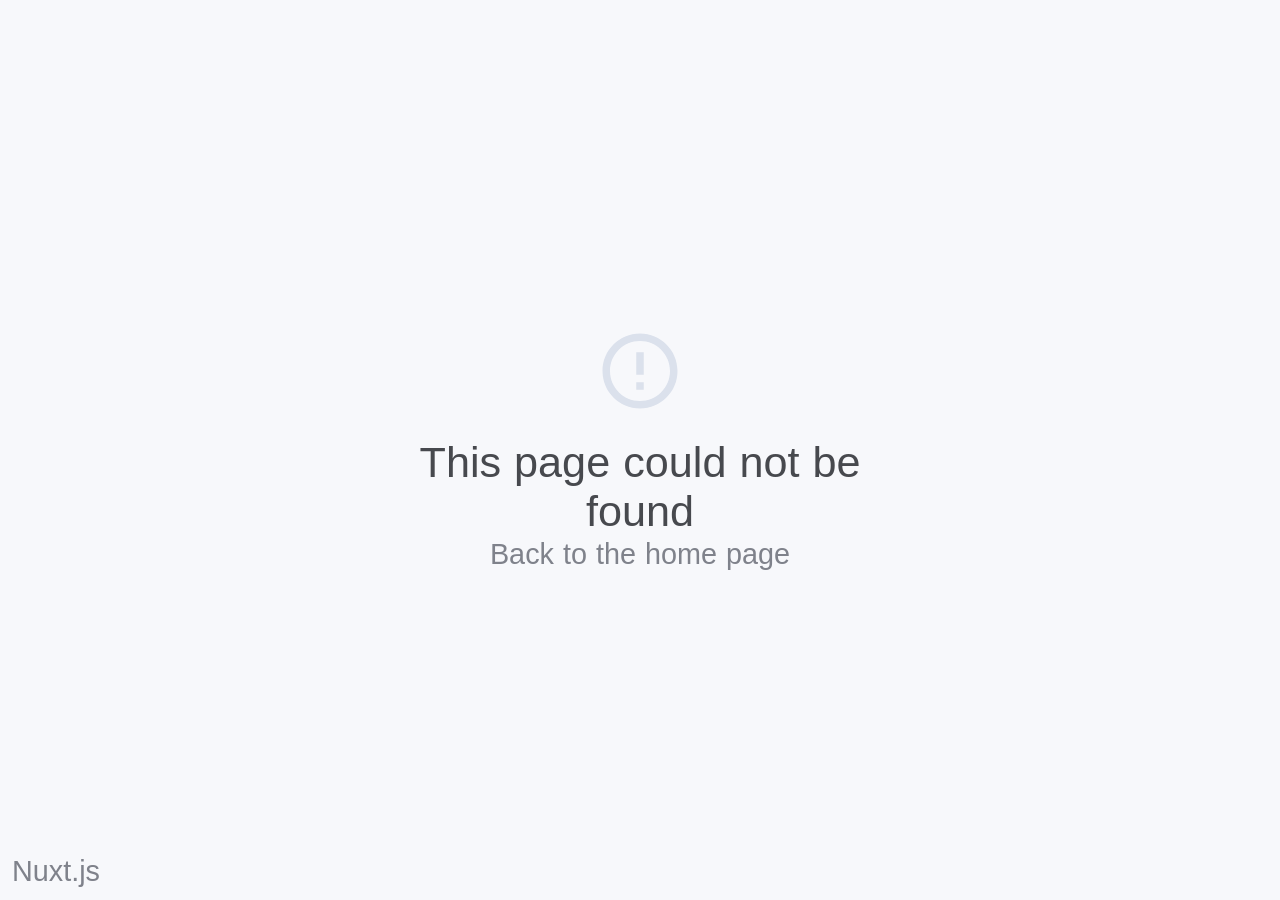
<file: 200.html>
<!doctype html>
<html>
  <head>
    <title>inctec</title><meta data-n-head="1" charset="utf-8"><meta data-n-head="1" name="viewport" content="width=device-width,initial-scale=1"><meta data-n-head="1" data-hid="description" name="description" content=""><link data-n-head="1" rel="apple-touch-icon" sizes="180x180" href="/apple-touch-icon.png"><link data-n-head="1" rel="icon" type="image/png" sizes="32x32" href="/favicon-32x32.png"><link data-n-head="1" rel="icon" type="image/png" sizes="16x16" href="/favicon-16x16.png"><link data-n-head="1" rel="manifest" href="/site.webmanifest"><link data-n-head="1" rel="mask-icon" href="/safari-pinned-tab.svg" color="#5bbad5"><link data-n-head="1" rel="icon" type="image/x-icon" href="/favicon.ico"><link rel="preload" href="/_nuxt/73c72b4.js" as="script"><link rel="preload" href="/_nuxt/3818dc6.js" as="script"><link rel="preload" href="/_nuxt/6049a89.js" as="script"><link rel="preload" href="/_nuxt/32f80d7.js" as="script">
  </head>
  <body>
    <div id="__nuxt"><style>#nuxt-loading{background:#fff;visibility:hidden;opacity:0;position:absolute;left:0;right:0;top:0;bottom:0;display:flex;justify-content:center;align-items:center;flex-direction:column;animation:nuxtLoadingIn 10s ease;-webkit-animation:nuxtLoadingIn 10s ease;animation-fill-mode:forwards;overflow:hidden}@keyframes nuxtLoadingIn{0%{visibility:hidden;opacity:0}20%{visibility:visible;opacity:0}100%{visibility:visible;opacity:1}}@-webkit-keyframes nuxtLoadingIn{0%{visibility:hidden;opacity:0}20%{visibility:visible;opacity:0}100%{visibility:visible;opacity:1}}#nuxt-loading>div,#nuxt-loading>div:after{border-radius:50%;width:5rem;height:5rem}#nuxt-loading>div{font-size:10px;position:relative;text-indent:-9999em;border:.5rem solid #f5f5f5;border-left:.5rem solid #000;-webkit-transform:translateZ(0);-ms-transform:translateZ(0);transform:translateZ(0);-webkit-animation:nuxtLoading 1.1s infinite linear;animation:nuxtLoading 1.1s infinite linear}#nuxt-loading.error>div{border-left:.5rem solid #ff4500;animation-duration:5s}@-webkit-keyframes nuxtLoading{0%{-webkit-transform:rotate(0);transform:rotate(0)}100%{-webkit-transform:rotate(360deg);transform:rotate(360deg)}}@keyframes nuxtLoading{0%{-webkit-transform:rotate(0);transform:rotate(0)}100%{-webkit-transform:rotate(360deg);transform:rotate(360deg)}}</style><script>window.addEventListener("error",function(){var e=document.getElementById("nuxt-loading");e&&(e.className+=" error")})</script><div id="nuxt-loading" aria-live="polite" role="status"><div>Loading...</div></div></div><script>window.__NUXT__={config:{content:{dbHash:"faa90f75"}},staticAssetsBase:"/_nuxt/static/1610435640"}</script>
  <script src="/_nuxt/73c72b4.js"></script><script src="/_nuxt/3818dc6.js"></script><script src="/_nuxt/6049a89.js"></script><script src="/_nuxt/32f80d7.js"></script></body>
</html>
</file>
